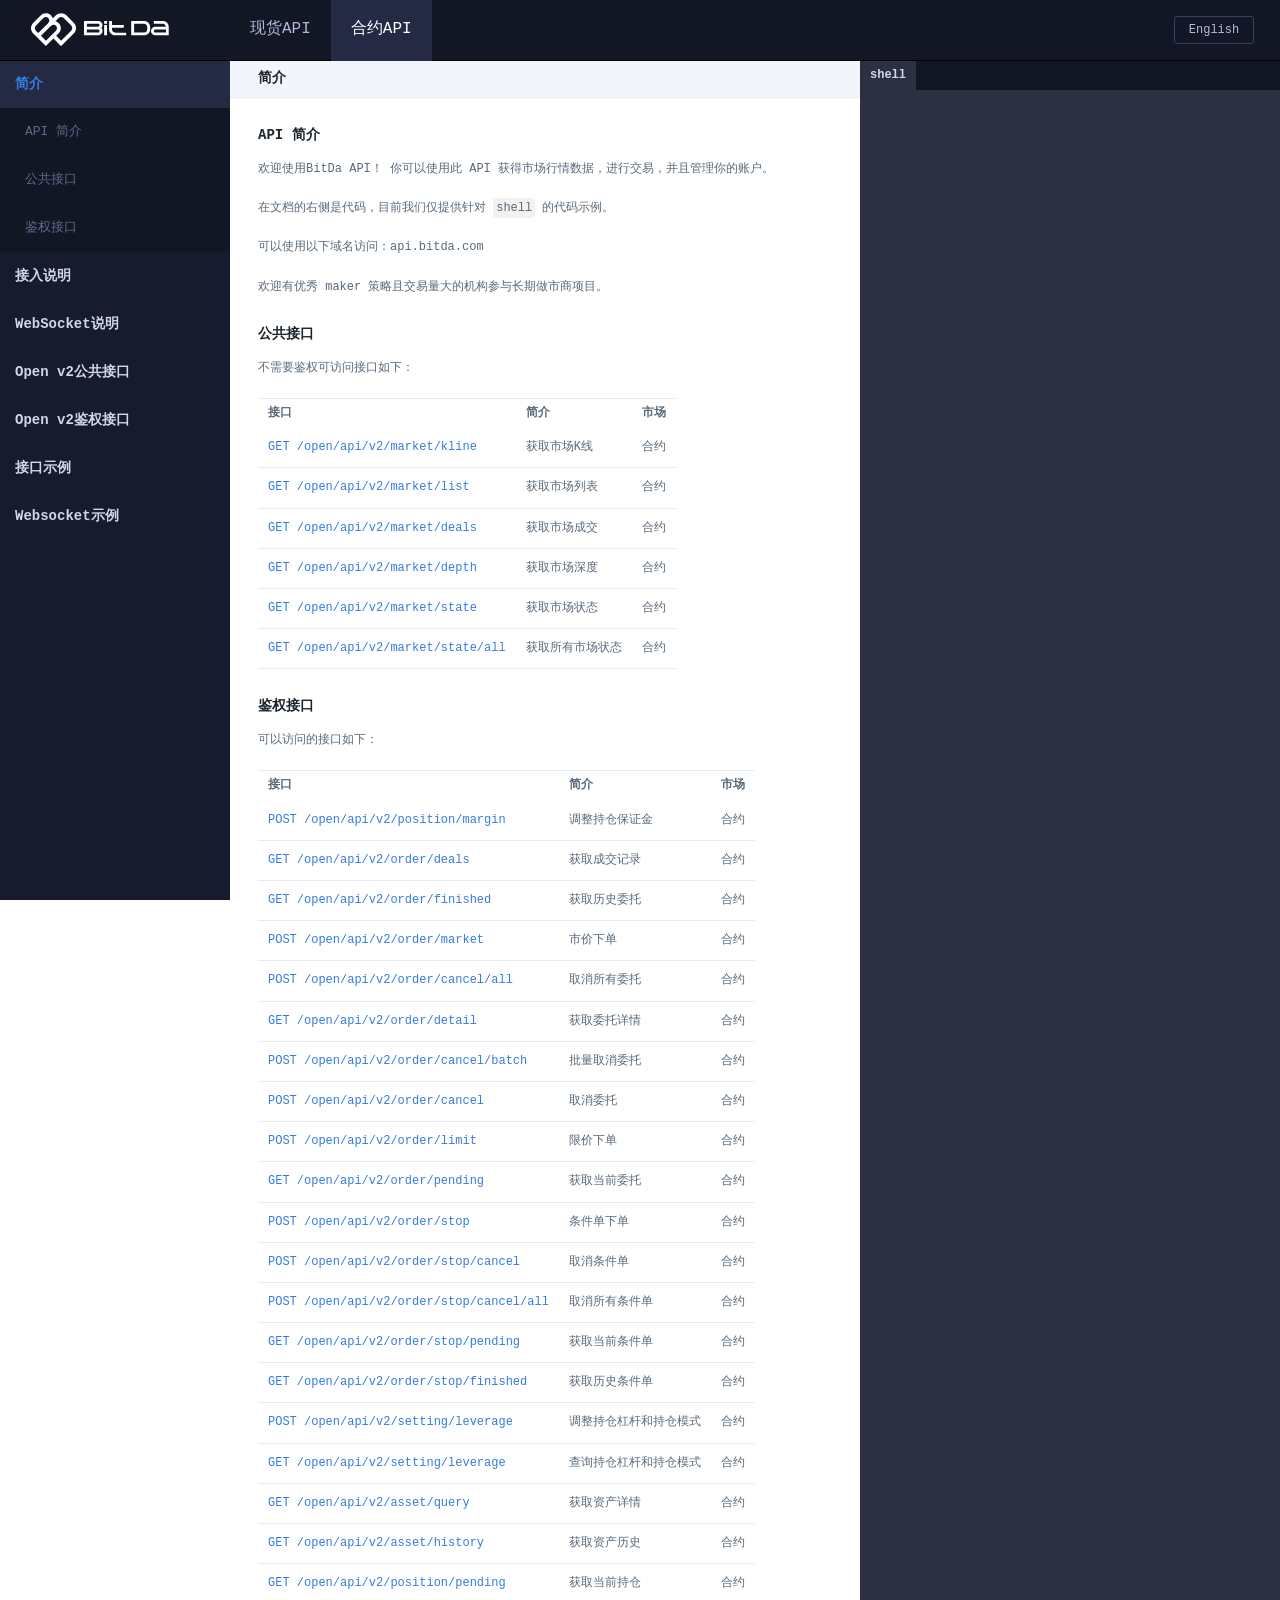
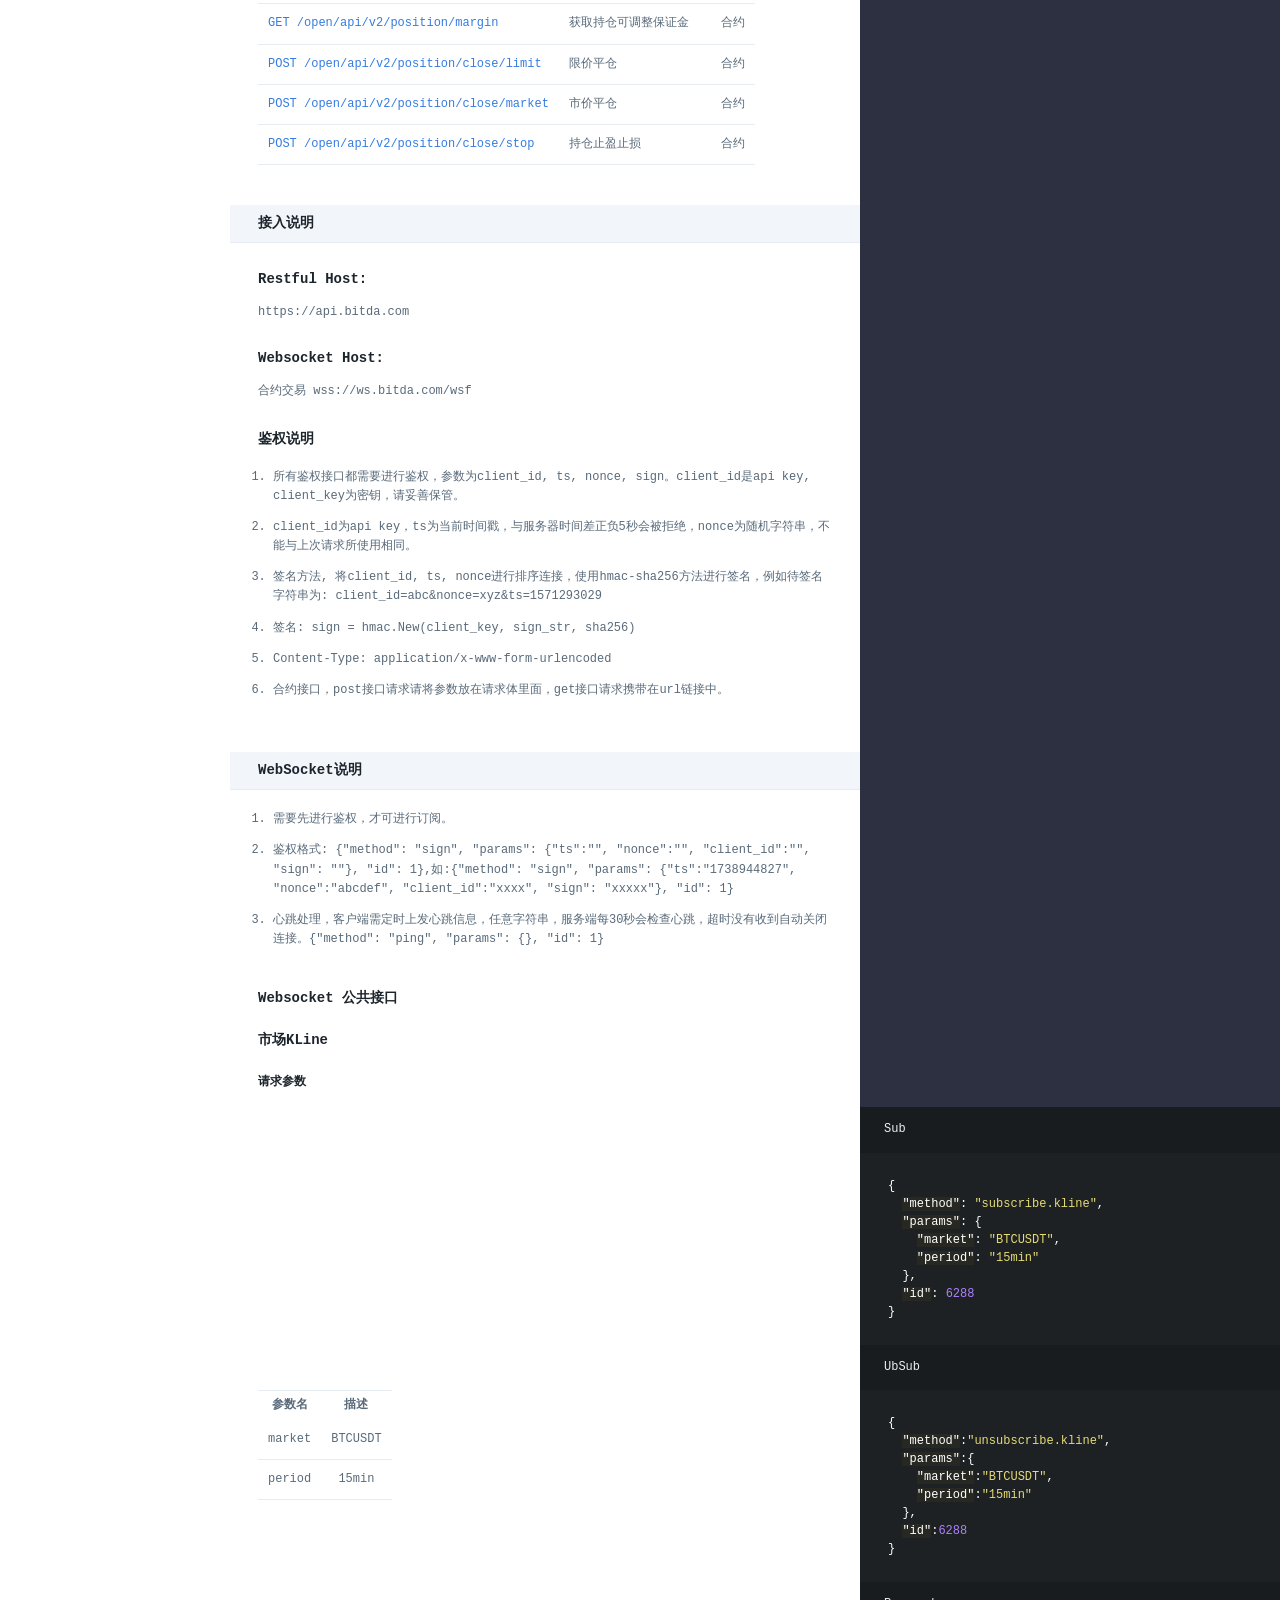
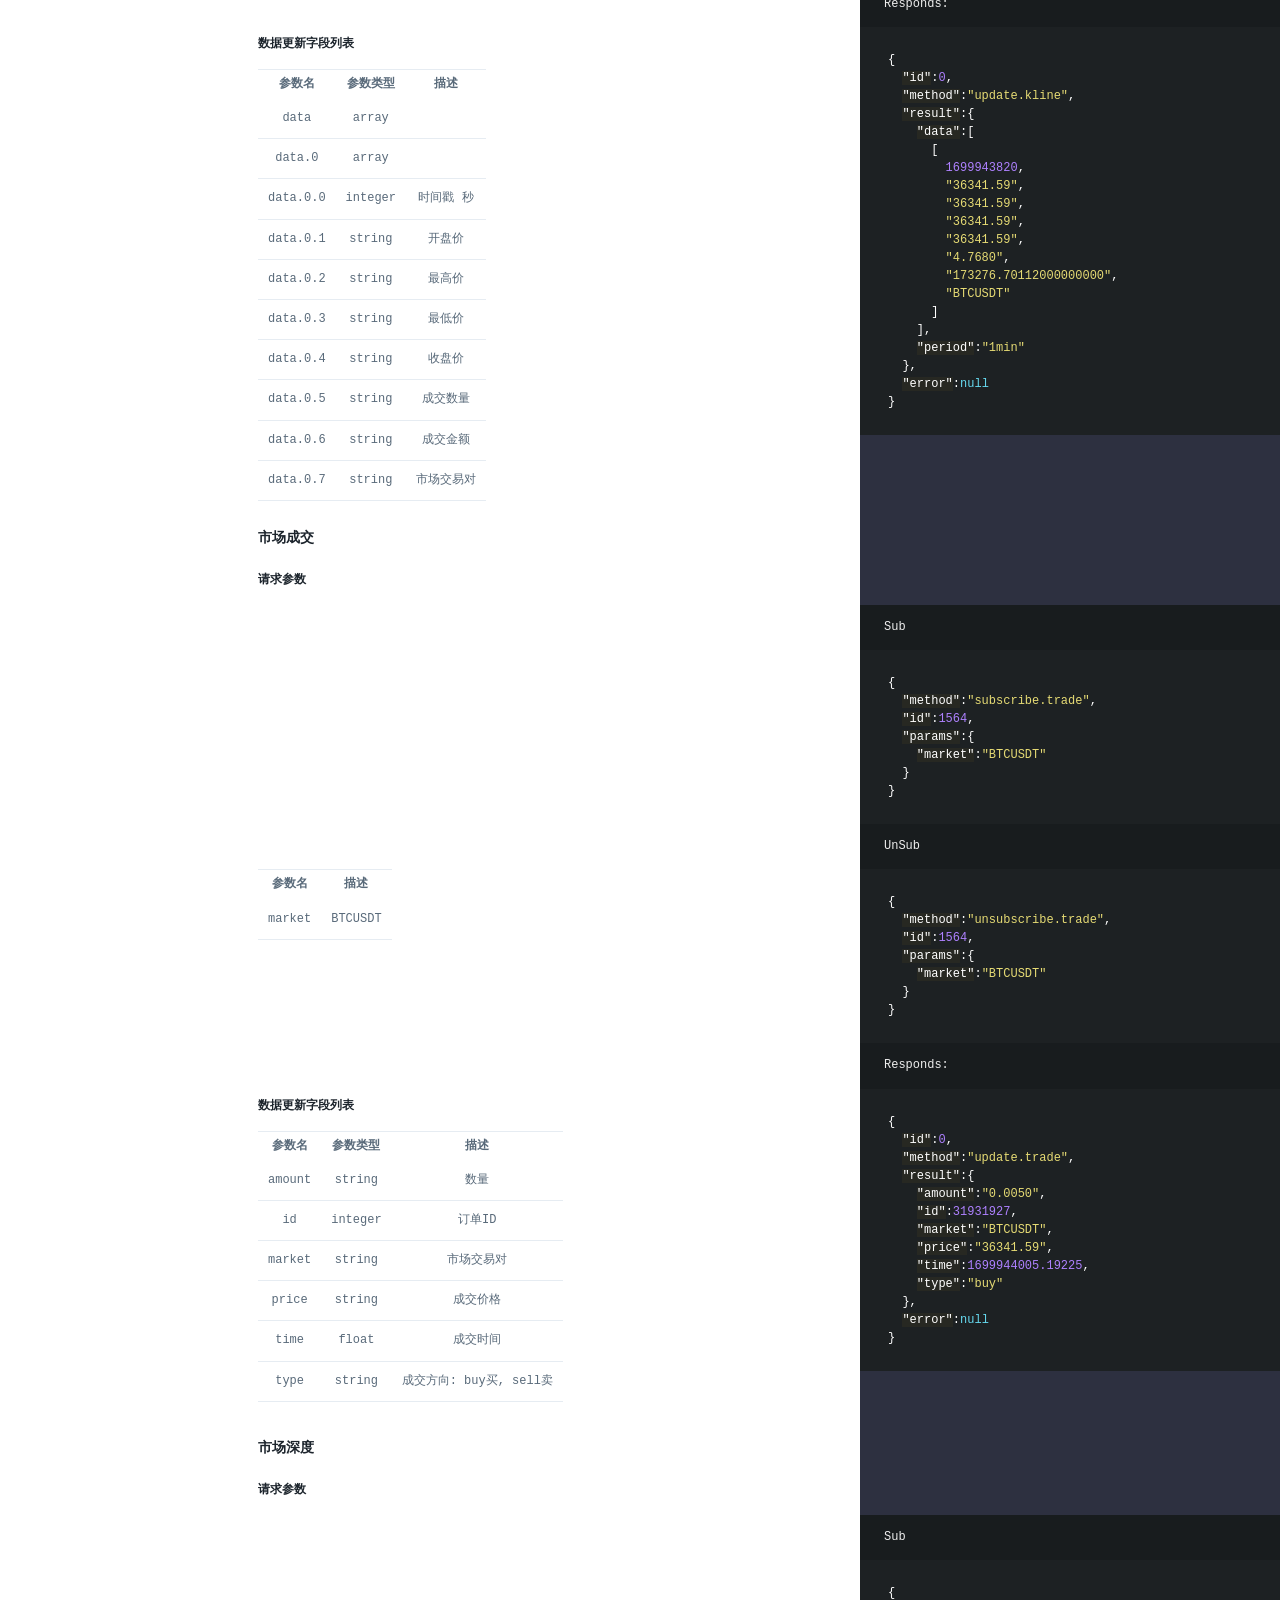
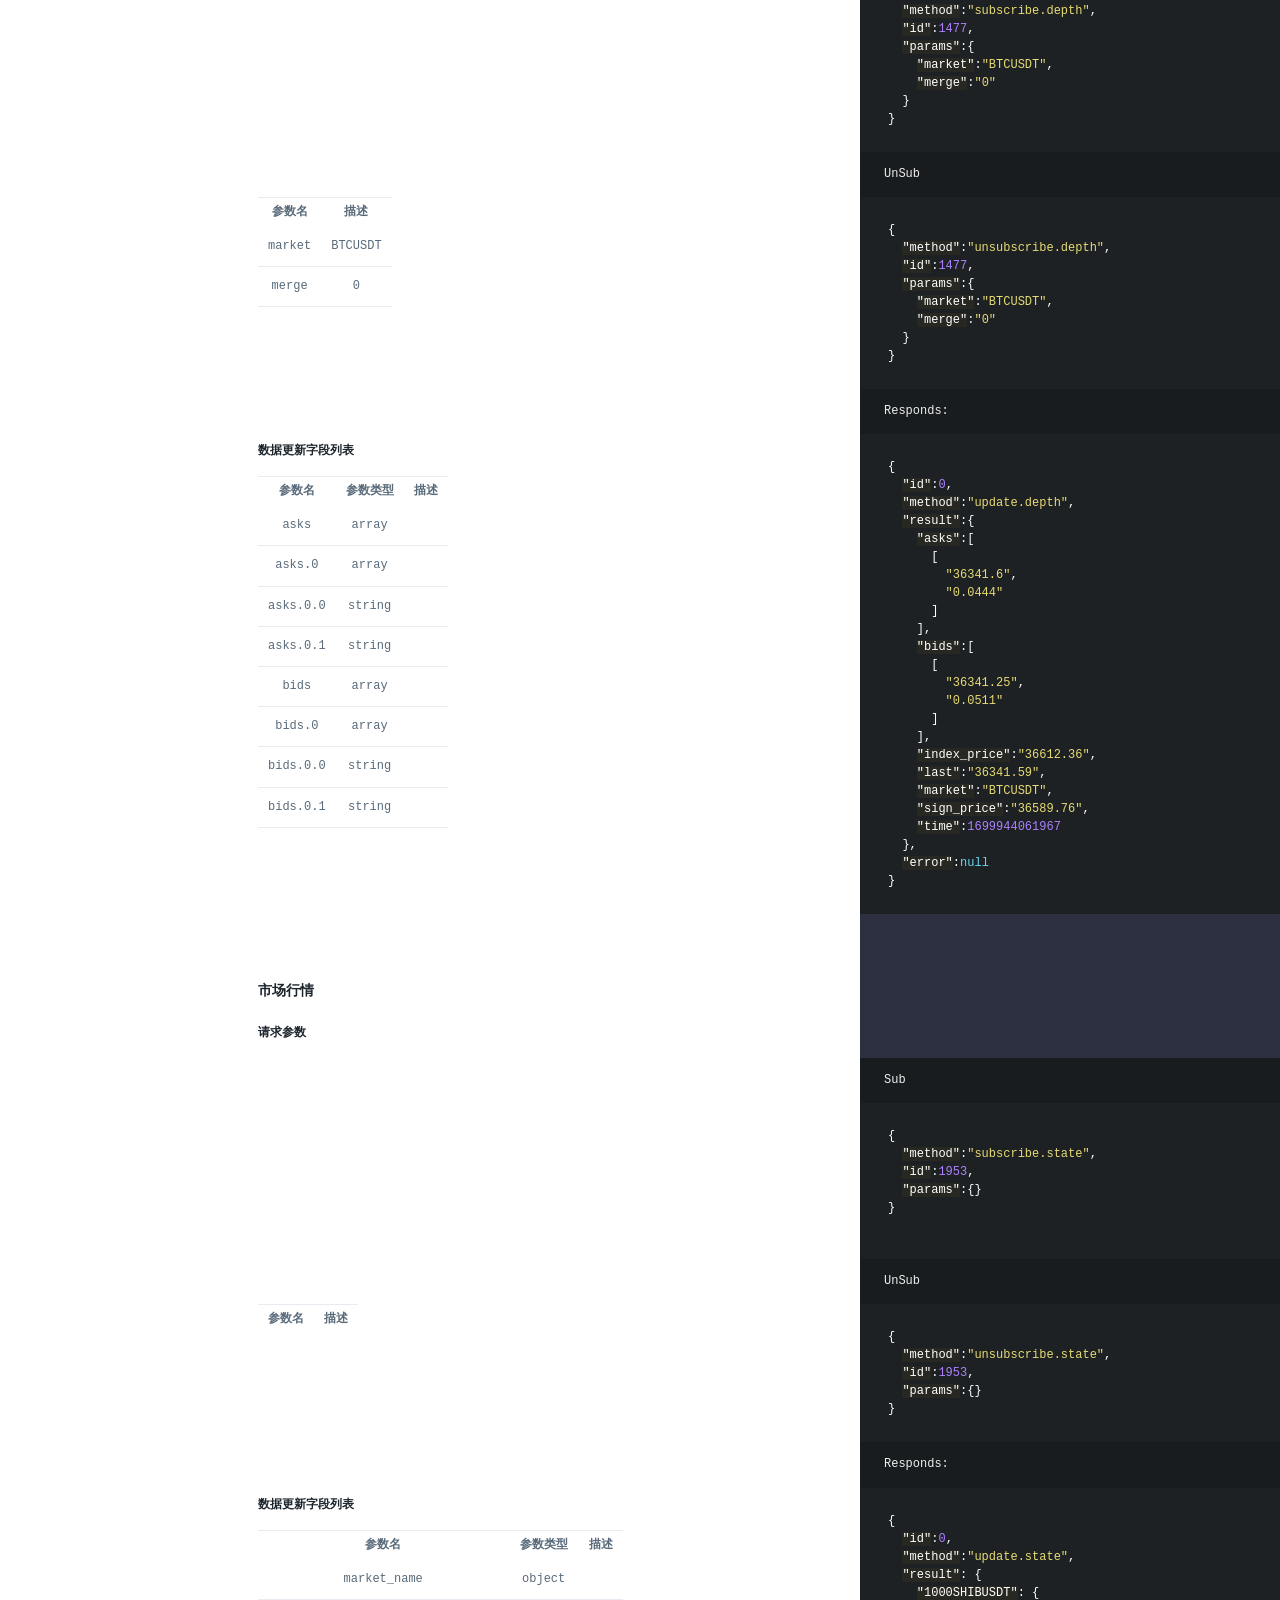
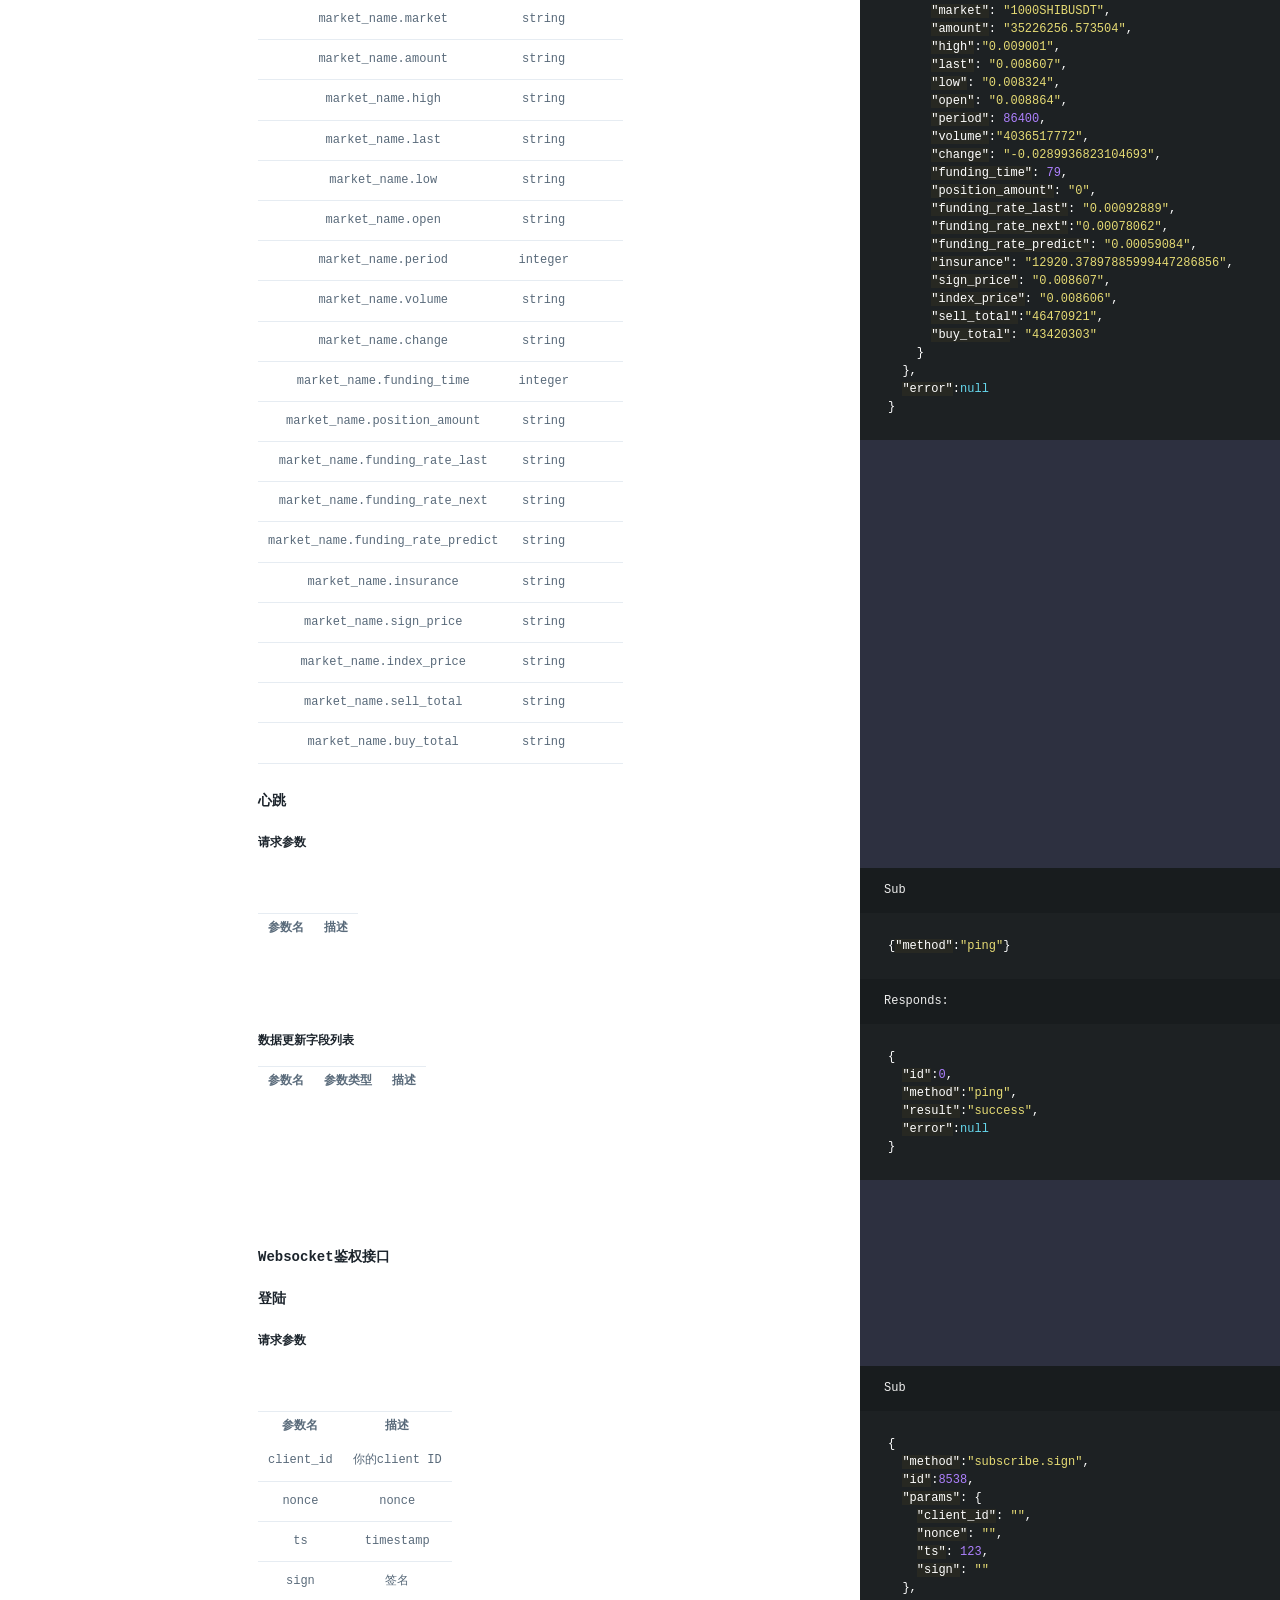
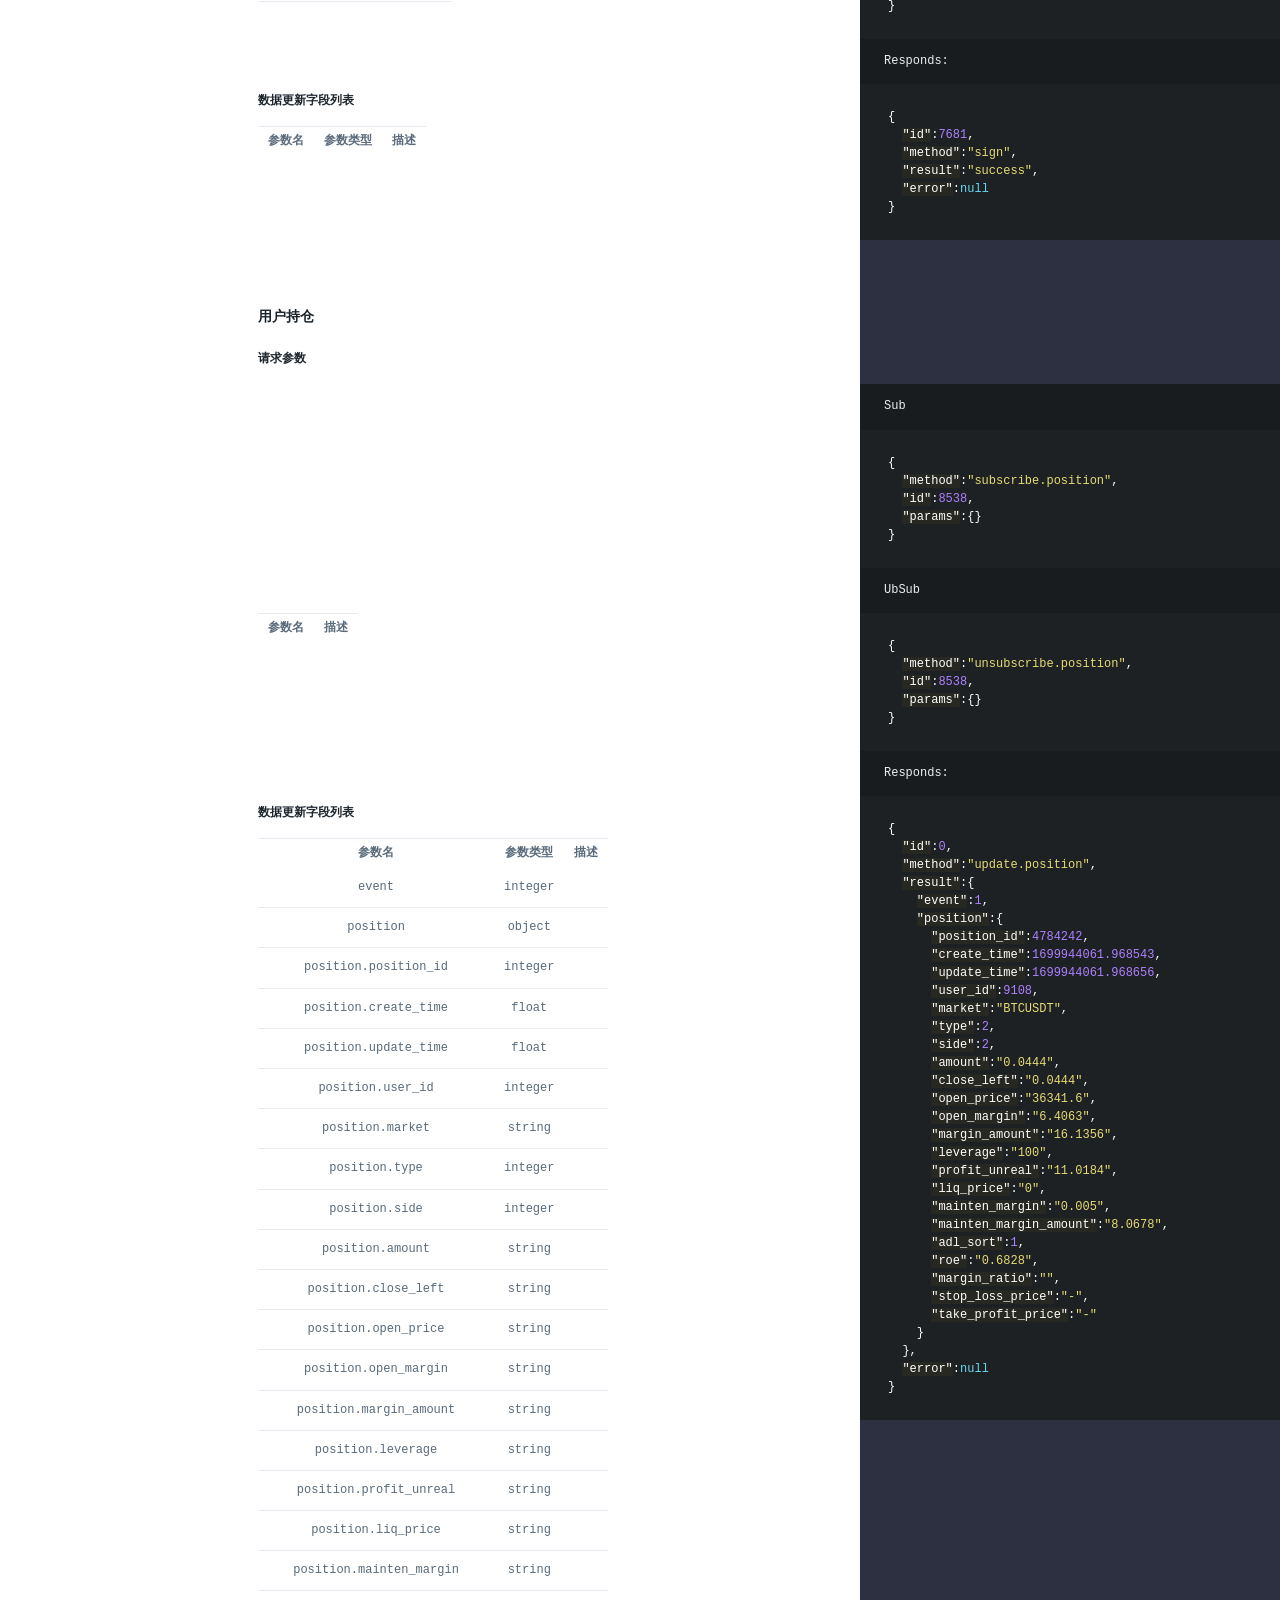
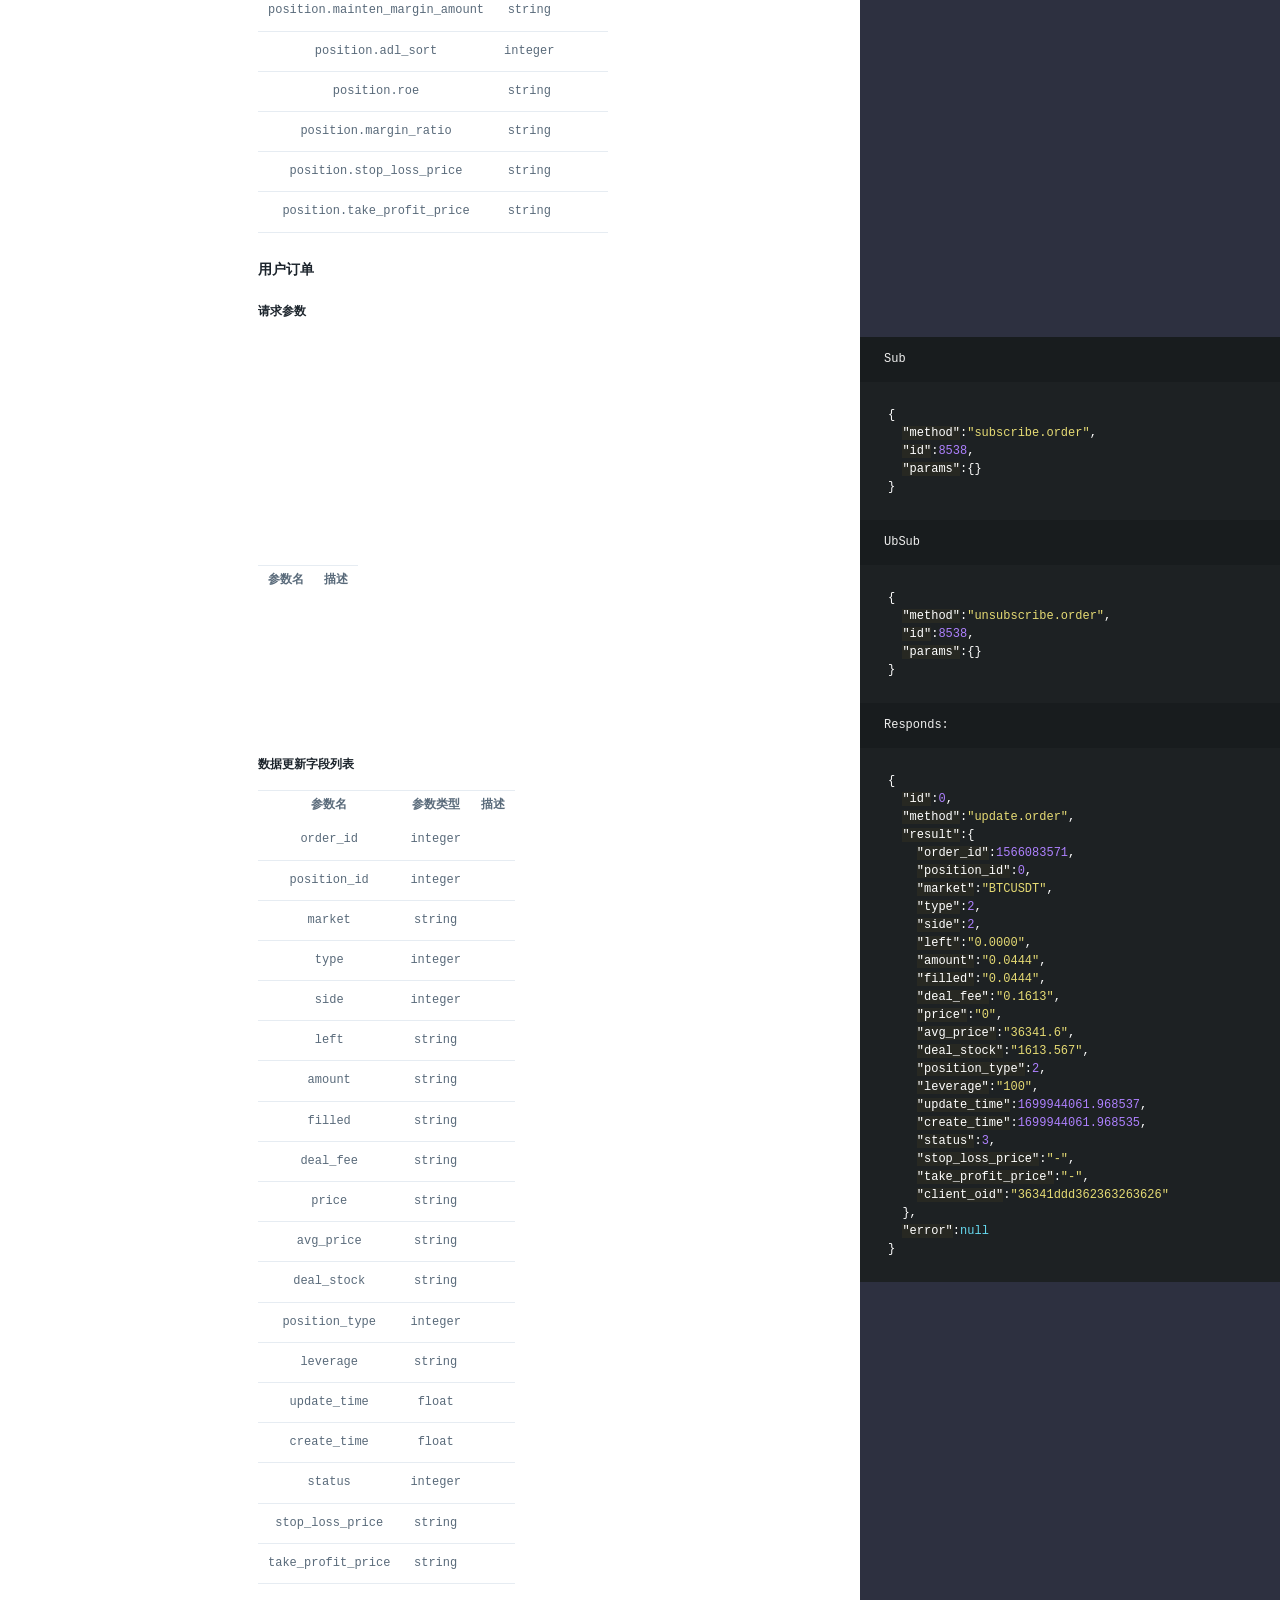
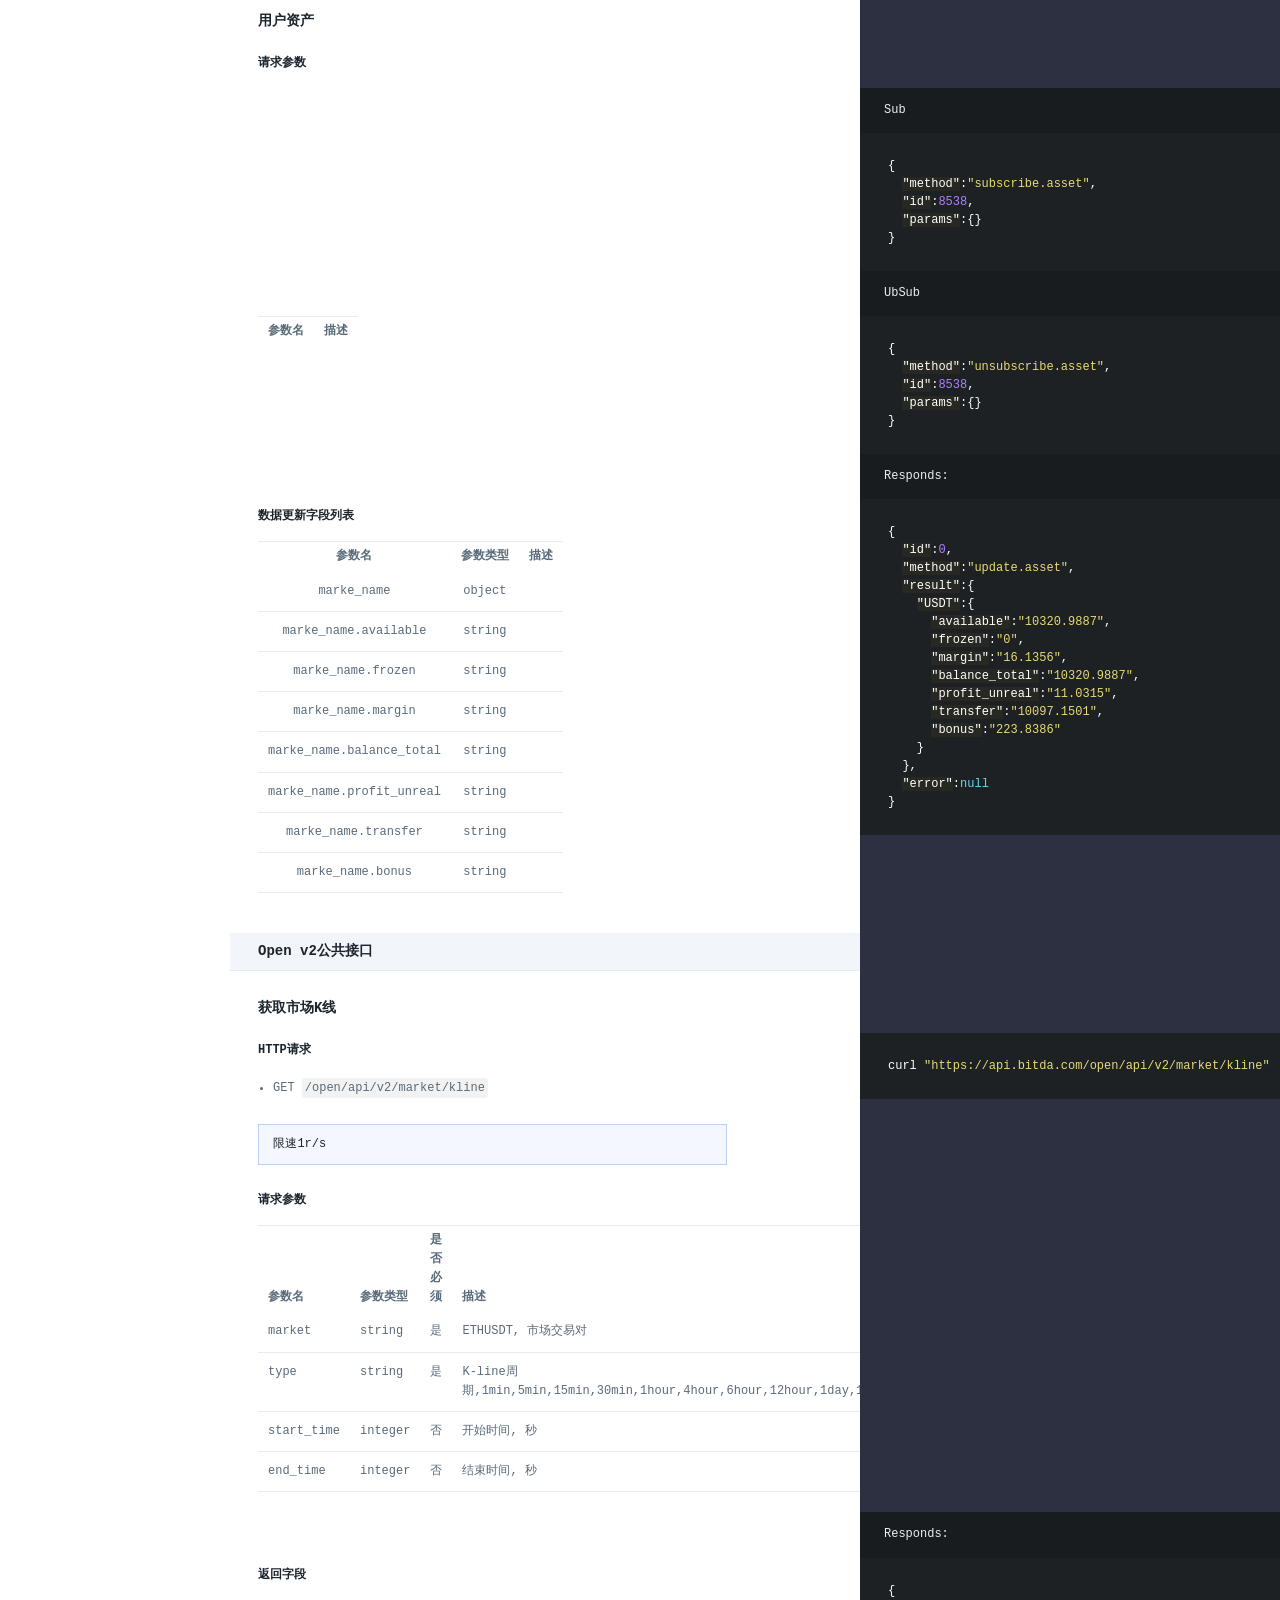
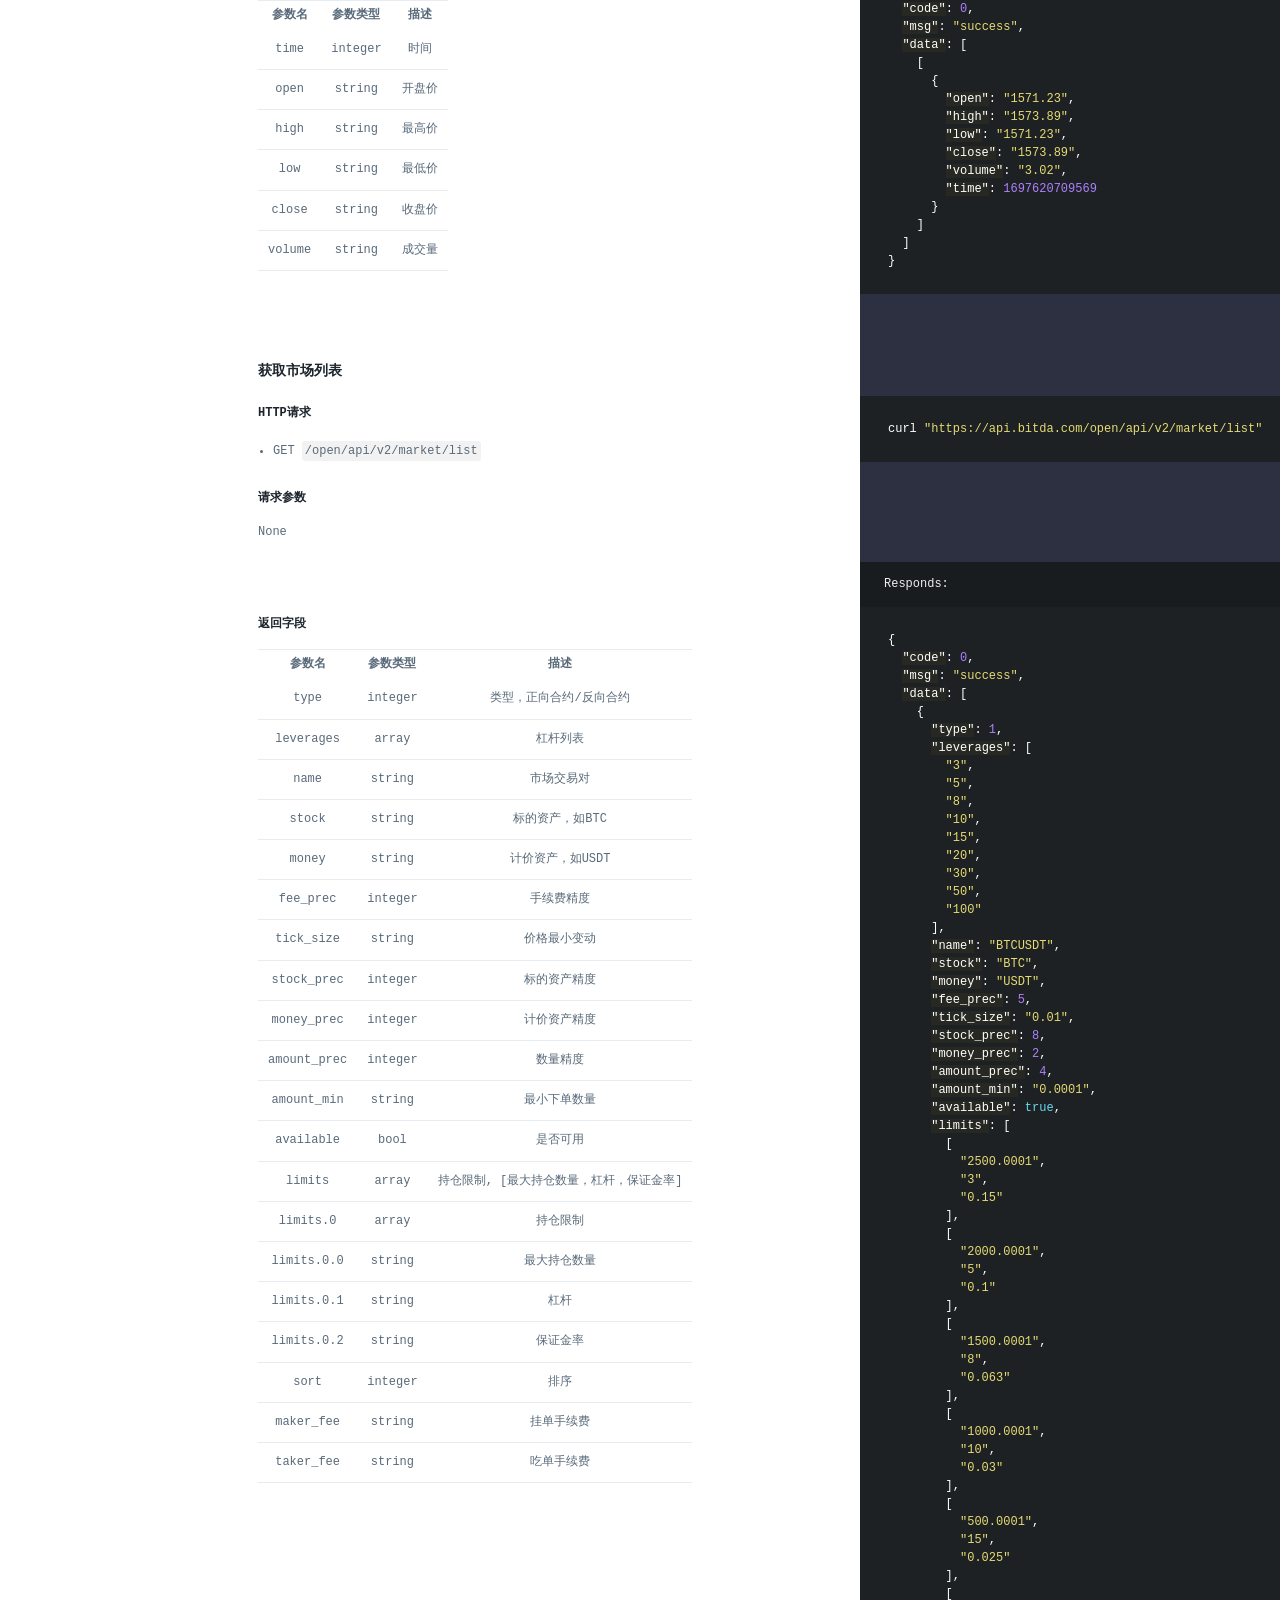
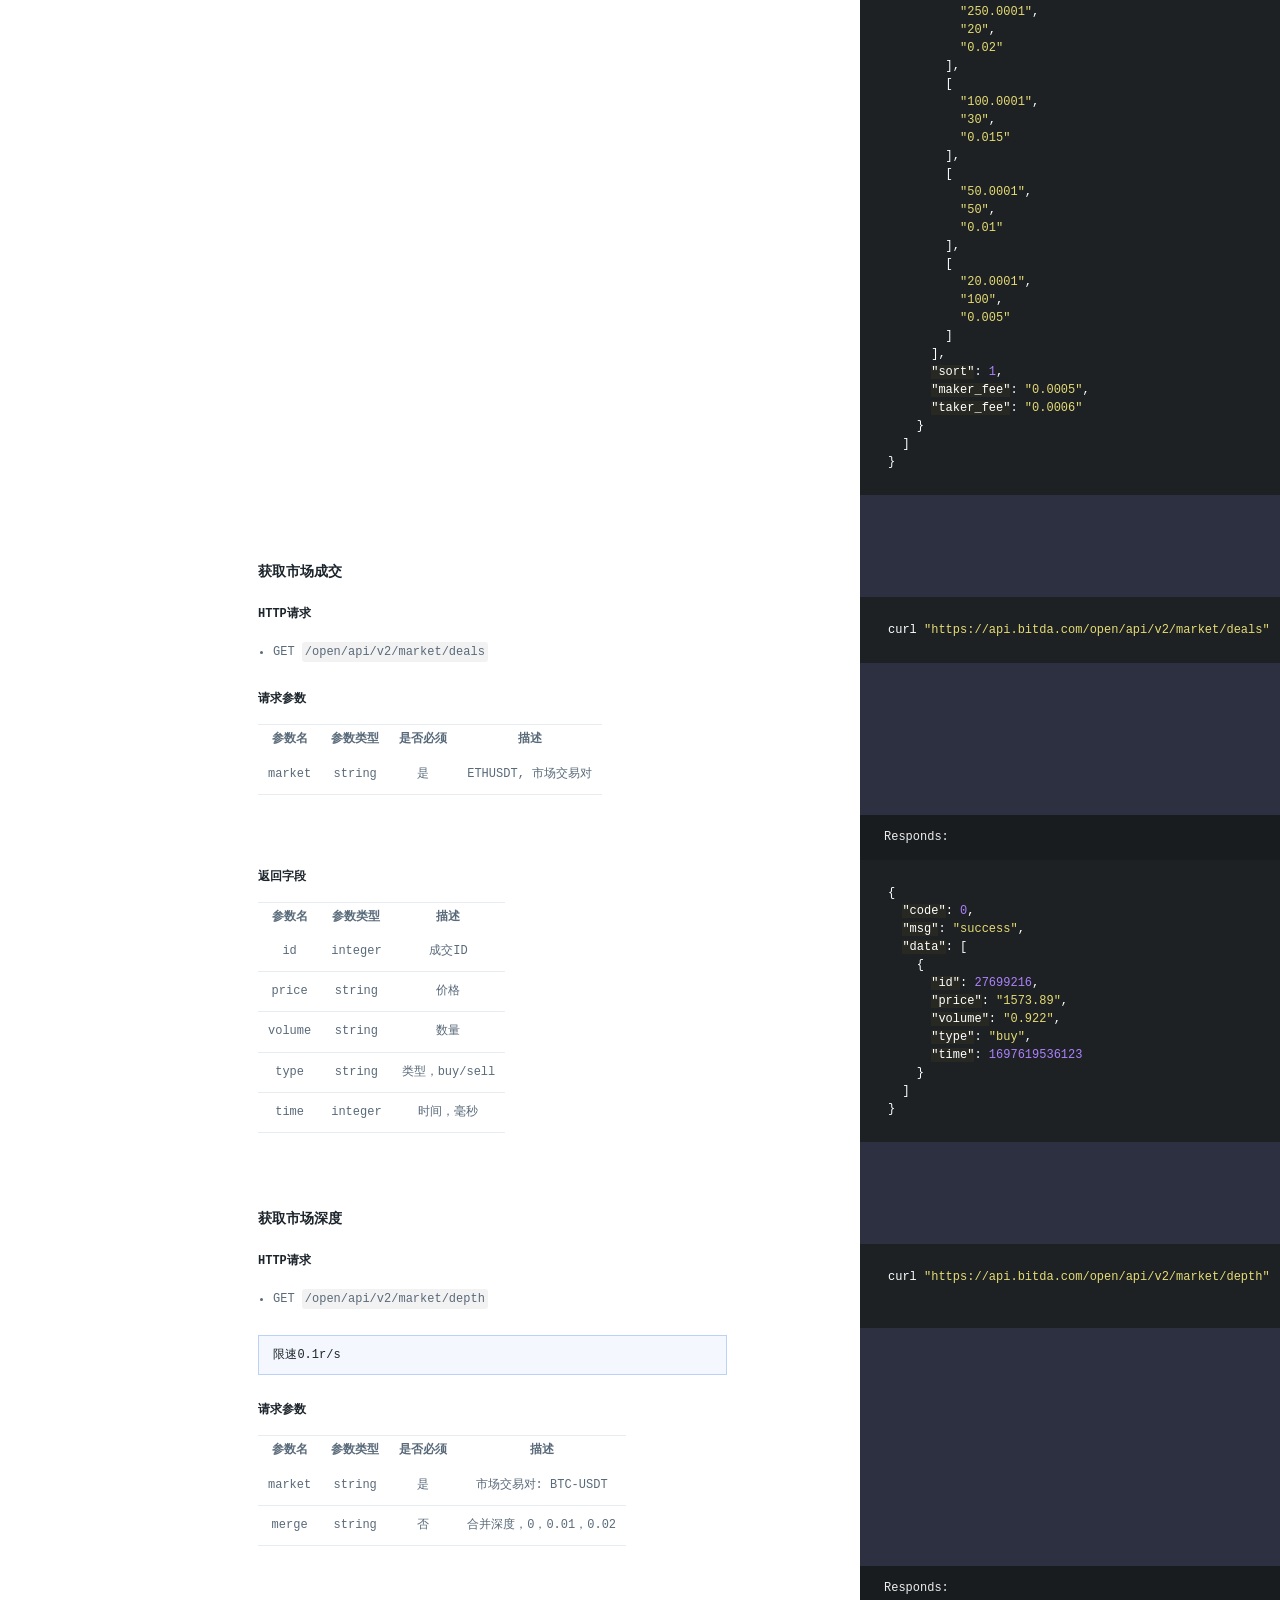
<file: futures/v1/cn/index.html>
<!doctype html>
<html>
  <head>
    <meta charset="utf-8">
    <meta content="IE=edge,chrome=1" http-equiv="X-UA-Compatible">
    <meta name="viewport" content="width=device-width, initial-scale=1, maximum-scale=1">
    <link href="images/favicon-dede8a83.ico" rel="icon" type="image/ico" />
    <title>BitDa Futures API 文档</title>
    <style>
      .highlight table td { padding: 5px; }
.highlight table pre { margin: 0; }
.highlight .gh {
  color: #999999;
}
.highlight .sr {
  color: #f6aa11;
}
.highlight .go {
  color: #888888;
}
.highlight .gp {
  color: #555555;
}
.highlight .gs {
}
.highlight .gu {
  color: #aaaaaa;
}
.highlight .nb {
  color: #f6aa11;
}
.highlight .cm {
  color: #75715e;
}
.highlight .cp {
  color: #75715e;
}
.highlight .c1 {
  color: #75715e;
}
.highlight .cs {
  color: #75715e;
}
.highlight .c, .highlight .ch, .highlight .cd, .highlight .cpf {
  color: #75715e;
}
.highlight .err {
  color: #960050;
}
.highlight .gr {
  color: #960050;
}
.highlight .gt {
  color: #960050;
}
.highlight .gd {
  color: #49483e;
}
.highlight .gi {
  color: #49483e;
}
.highlight .ge {
  color: #49483e;
}
.highlight .kc {
  color: #66d9ef;
}
.highlight .kd {
  color: #66d9ef;
}
.highlight .kr {
  color: #66d9ef;
}
.highlight .no {
  color: #66d9ef;
}
.highlight .kt {
  color: #66d9ef;
}
.highlight .mf {
  color: #ae81ff;
}
.highlight .mh {
  color: #ae81ff;
}
.highlight .il {
  color: #ae81ff;
}
.highlight .mi {
  color: #ae81ff;
}
.highlight .mo {
  color: #ae81ff;
}
.highlight .m, .highlight .mb, .highlight .mx {
  color: #ae81ff;
}
.highlight .sc {
  color: #ae81ff;
}
.highlight .se {
  color: #ae81ff;
}
.highlight .ss {
  color: #ae81ff;
}
.highlight .sd {
  color: #e6db74;
}
.highlight .s2 {
  color: #e6db74;
}
.highlight .sb {
  color: #e6db74;
}
.highlight .sh {
  color: #e6db74;
}
.highlight .si {
  color: #e6db74;
}
.highlight .sx {
  color: #e6db74;
}
.highlight .s1 {
  color: #e6db74;
}
.highlight .s, .highlight .sa, .highlight .dl {
  color: #e6db74;
}
.highlight .na {
  color: #a6e22e;
}
.highlight .nc {
  color: #a6e22e;
}
.highlight .nd {
  color: #a6e22e;
}
.highlight .ne {
  color: #a6e22e;
}
.highlight .nf, .highlight .fm {
  color: #a6e22e;
}
.highlight .vc {
  color: #ffffff;
  background-color: #272822;
}
.highlight .nn {
  color: #ffffff;
  background-color: #272822;
}
.highlight .nl {
  color: #ffffff;
  background-color: #272822;
}
.highlight .ni {
  color: #ffffff;
  background-color: #272822;
}
.highlight .bp {
  color: #ffffff;
  background-color: #272822;
}
.highlight .vg {
  color: #ffffff;
  background-color: #272822;
}
.highlight .vi {
  color: #ffffff;
  background-color: #272822;
}
.highlight .nv, .highlight .vm {
  color: #ffffff;
  background-color: #272822;
}
.highlight .w {
  color: #ffffff;
  background-color: #272822;
}
.highlight {
  color: #ffffff;
  background-color: #272822;
}
.highlight .n, .highlight .py, .highlight .nx {
  color: #ffffff;
  background-color: #272822;
}
.highlight .ow {
  color: #f92672;
}
.highlight .nt {
  color: #f92672;
}
.highlight .k, .highlight .kv {
  color: #f92672;
}
.highlight .kn {
  color: #f92672;
}
.highlight .kp {
  color: #f92672;
}
.highlight .o {
  color: #f92672;
}
    </style>
    <link href="stylesheets/screen-5556f010.css" rel="stylesheet" media="screen" />
    <link href="stylesheets/print-92353496.css" rel="stylesheet" media="print" />
      <script src="javascripts/all_nosearch-c275c2f6.js"></script>
  </head>

  <body class="index" data-languages="[&quot;shell&quot;]">
    <a href="#" id="nav-button">
      <span>
        <img src="images/navbar-cad8cdcb.png" alt="" />
      </span>
    </a>
    <header>
      <div class="flex_box">
        <a href="https://www.bitda.com">
          <img src="images/logo-4042ab18.svg" class="logo" alt="" />
        </a>
        <div class="nav_box">
          <span class="nav_cell nav_tab">
            <a href="/spot/v1/en/" id="btn_spot">现货API</a>
          </span>
          <span class="nav_cell nav_tab nav_active">
            <a href="/futures/v1/en/" id="btn_futures">合约API</a>
          </span>
        </div>
      </div>
      <a href="/futures/v1/en/" class="lang" id="lang_box" style="display: block;">English</a>
    </header>
    <div class="toc-wrapper">
        <div class="lang-selector">
              <a href="#" data-language-name="shell">shell</a>
        </div>
      <ul id="toc" class="toc-list-h1">
          <li>
            <a href="#5ea2e0cde2" class="toc-h1 toc-link" data-title="简介">简介</a>
              <ul class="toc-list-h2">
                  <li>
                    <a href="#api" class="toc-h2 toc-link" data-title="API 简介">API 简介</a>
                  </li>
                  <li>
                    <a href="#495cebdeec" class="toc-h2 toc-link" data-title="公共接口">公共接口</a>
                  </li>
                  <li>
                    <a href="#313142e077" class="toc-h2 toc-link" data-title="鉴权接口">鉴权接口</a>
                  </li>
              </ul>
          </li>
          <li>
            <a href="#2d07d50c97" class="toc-h1 toc-link" data-title="接入说明">接入说明</a>
              <ul class="toc-list-h2">
                  <li>
                    <a href="#restful-host" class="toc-h2 toc-link" data-title="Restful Host:">Restful Host:</a>
                  </li>
                  <li>
                    <a href="#websocket-host" class="toc-h2 toc-link" data-title="Websocket Host:">Websocket Host:</a>
                  </li>
                  <li>
                    <a href="#17fef2a7cd" class="toc-h2 toc-link" data-title="鉴权说明">鉴权说明</a>
                  </li>
              </ul>
          </li>
          <li>
            <a href="#websocket" class="toc-h1 toc-link" data-title="WebSocket说明">WebSocket说明</a>
              <ul class="toc-list-h2">
                  <li>
                    <a href="#websocket-2" class="toc-h2 toc-link" data-title="Websocket 公共接口">Websocket 公共接口</a>
                  </li>
                  <li>
                    <a href="#kline" class="toc-h2 toc-link" data-title="市场KLine">市场KLine</a>
                  </li>
                  <li>
                    <a href="#7e7255923e" class="toc-h2 toc-link" data-title="市场成交">市场成交</a>
                  </li>
                  <li>
                    <a href="#1529c9267f" class="toc-h2 toc-link" data-title="市场深度">市场深度</a>
                  </li>
                  <li>
                    <a href="#fcdd3d55d0" class="toc-h2 toc-link" data-title="市场行情">市场行情</a>
                  </li>
                  <li>
                    <a href="#94a9a32795" class="toc-h2 toc-link" data-title="心跳">心跳</a>
                  </li>
                  <li>
                    <a href="#websocket-3" class="toc-h2 toc-link" data-title="Websocket鉴权接口">Websocket鉴权接口</a>
                  </li>
                  <li>
                    <a href="#04dc326cf6" class="toc-h2 toc-link" data-title="登陆">登陆</a>
                  </li>
                  <li>
                    <a href="#5fa1d8ec83" class="toc-h2 toc-link" data-title="用户持仓">用户持仓</a>
                  </li>
                  <li>
                    <a href="#a332d0e667" class="toc-h2 toc-link" data-title="用户订单">用户订单</a>
                  </li>
                  <li>
                    <a href="#67b8c62b57" class="toc-h2 toc-link" data-title="用户资产">用户资产</a>
                  </li>
              </ul>
          </li>
          <li>
            <a href="#open-v2" class="toc-h1 toc-link" data-title="Open v2公共接口">Open v2公共接口</a>
              <ul class="toc-list-h2">
                  <li>
                    <a href="#get-market-k-line" class="toc-h2 toc-link" data-title="获取市场K线">获取市场K线</a>
                  </li>
                  <li>
                    <a href="#get-market-list" class="toc-h2 toc-link" data-title="获取市场列表">获取市场列表</a>
                  </li>
                  <li>
                    <a href="#get-market-transactions" class="toc-h2 toc-link" data-title="获取市场成交">获取市场成交</a>
                  </li>
                  <li>
                    <a href="#get-market-depth" class="toc-h2 toc-link" data-title="获取市场深度">获取市场深度</a>
                  </li>
                  <li>
                    <a href="#get-market-status" class="toc-h2 toc-link" data-title="获取市场状态">获取市场状态</a>
                  </li>
                  <li>
                    <a href="#get-all-market-status" class="toc-h2 toc-link" data-title="获取所有市场状态">获取所有市场状态</a>
                  </li>
              </ul>
          </li>
          <li>
            <a href="#open-v2-2" class="toc-h1 toc-link" data-title="Open v2鉴权接口">Open v2鉴权接口</a>
              <ul class="toc-list-h2">
                  <li>
                    <a href="#adjust-position-margin" class="toc-h2 toc-link" data-title="调整持仓保证金">调整持仓保证金</a>
                  </li>
                  <li>
                    <a href="#get-user-transaction" class="toc-h2 toc-link" data-title="获取成交记录">获取成交记录</a>
                  </li>
                  <li>
                    <a href="#get-completed-orders" class="toc-h2 toc-link" data-title="获取历史委托">获取历史委托</a>
                  </li>
                  <li>
                    <a href="#market-order" class="toc-h2 toc-link" data-title="市价下单">市价下单</a>
                  </li>
                  <li>
                    <a href="#cancel-all-orders-in-a-single-market" class="toc-h2 toc-link" data-title="取消所有委托">取消所有委托</a>
                  </li>
                  <li>
                    <a href="#get-order-details" class="toc-h2 toc-link" data-title="获取委托详情">获取委托详情</a>
                  </li>
                  <li>
                    <a href="#batch-cancel-orders-in-a-single-market" class="toc-h2 toc-link" data-title="批量取消委托">批量取消委托</a>
                  </li>
                  <li>
                    <a href="#cancel-order" class="toc-h2 toc-link" data-title="取消委托">取消委托</a>
                  </li>
                  <li>
                    <a href="#submit-limit-order" class="toc-h2 toc-link" data-title="限价下单">限价下单</a>
                  </li>
                  <li>
                    <a href="#get-the-entrusted-order" class="toc-h2 toc-link" data-title="获取当前委托">获取当前委托</a>
                  </li>
                  <li>
                    <a href="#submit-stop-order" class="toc-h2 toc-link" data-title="条件单下单">条件单下单</a>
                  </li>
                  <li>
                    <a href="#cancel-stop-order" class="toc-h2 toc-link" data-title="取消条件单">取消条件单</a>
                  </li>
                  <li>
                    <a href="#cancel-all-stop-orders-for-a-single-market" class="toc-h2 toc-link" data-title="取消所有条件单">取消所有条件单</a>
                  </li>
                  <li>
                    <a href="#get-the-stop-order-in-the-commission" class="toc-h2 toc-link" data-title="获取当前条件单">获取当前条件单</a>
                  </li>
                  <li>
                    <a href="#get-completed-stop-order" class="toc-h2 toc-link" data-title="获取历史条件单">获取历史条件单</a>
                  </li>
                  <li>
                    <a href="#adjust-market-opening-leverage-position-mode" class="toc-h2 toc-link" data-title="调整持仓杠杆和持仓模式">调整持仓杠杆和持仓模式</a>
                  </li>
                  <li>
                    <a href="#query-the-market-opening-leverage-position-mode" class="toc-h2 toc-link" data-title="查询持仓杠杆和持仓模式">查询持仓杠杆和持仓模式</a>
                  </li>
                  <li>
                    <a href="#query-assets" class="toc-h2 toc-link" data-title="获取资产详情">获取资产详情</a>
                  </li>
                  <li>
                    <a href="#query-asset-bill" class="toc-h2 toc-link" data-title="获取资产历史">获取资产历史</a>
                  </li>
                  <li>
                    <a href="#user-positions" class="toc-h2 toc-link" data-title="获取当前持仓">获取当前持仓</a>
                  </li>
                  <li>
                    <a href="#get-adjustable-margin" class="toc-h2 toc-link" data-title="获取持仓可调整保证金">获取持仓可调整保证金</a>
                  </li>
                  <li>
                    <a href="#limit-close" class="toc-h2 toc-link" data-title="限价平仓">限价平仓</a>
                  </li>
                  <li>
                    <a href="#market-close" class="toc-h2 toc-link" data-title="市价平仓">市价平仓</a>
                  </li>
                  <li>
                    <a href="#position-take-profit-and-stop-loss-settingmodification" class="toc-h2 toc-link" data-title="持仓止盈止损">持仓止盈止损</a>
                  </li>
              </ul>
          </li>
          <li>
            <a href="#b5ed0cdb50" class="toc-h1 toc-link" data-title="接口示例">接口示例</a>
          </li>
          <li>
            <a href="#websocket-4" class="toc-h1 toc-link" data-title="Websocket示例">Websocket示例</a>
          </li>
      </ul>
    </div>
    <div class="page-wrapper">
      <div class="dark-box"></div>
      <div class="content">
        <h1 id='5ea2e0cde2'>简介</h1><h2 id='api'>API 简介</h2>
<p>欢迎使用BitDa API！ 你可以使用此 API 获得市场行情数据，进行交易，并且管理你的账户。</p>

<p>在文档的右侧是代码，目前我们仅提供针对 <code>shell</code> 的代码示例。</p>

<p>可以使用以下域名访问：api.bitda.com</p>

<p>欢迎有优秀 maker 策略且交易量大的机构参与长期做市商项目。</p>
<h2 id='495cebdeec'>公共接口</h2>
<p>不需要鉴权可访问接口如下：</p>

<table><thead>
<tr>
<th>接口</th>
<th>简介</th>
<th>市场</th>
</tr>
</thead><tbody>
<tr>
<td><a href="#get-market-k-line">GET /open/api/v2/market/kline</a></td>
<td>获取市场K线</td>
<td>合约</td>
</tr>
<tr>
<td><a href="#get-market-list">GET  /open/api/v2/market/list</a></td>
<td>获取市场列表</td>
<td>合约</td>
</tr>
<tr>
<td><a href="#get-market-transactions">GET /open/api/v2/market/deals</a></td>
<td>获取市场成交</td>
<td>合约</td>
</tr>
<tr>
<td><a href="#get-market-depth">GET /open/api/v2/market/depth</a></td>
<td>获取市场深度</td>
<td>合约</td>
</tr>
<tr>
<td><a href="#get-market-status">GET /open/api/v2/market/state</a></td>
<td>获取市场状态</td>
<td>合约</td>
</tr>
<tr>
<td><a href="#get-all-market-status">GET /open/api/v2/market/state/all</a></td>
<td>获取所有市场状态</td>
<td>合约</td>
</tr>
</tbody></table>
<h2 id='313142e077'>鉴权接口</h2>
<p>可以访问的接口如下：</p>

<table><thead>
<tr>
<th>接口</th>
<th>简介</th>
<th>市场</th>
</tr>
</thead><tbody>
<tr>
<td><a href="#adjust-position-margin">POST /open/api/v2/position/margin</a></td>
<td>调整持仓保证金</td>
<td>合约</td>
</tr>
<tr>
<td><a href="#get-user-transaction">GET /open/api/v2/order/deals</a></td>
<td>获取成交记录</td>
<td>合约</td>
</tr>
<tr>
<td><a href="#get-completed-orders">GET /open/api/v2/order/finished</a></td>
<td>获取历史委托</td>
<td>合约</td>
</tr>
<tr>
<td><a href="#market-order">POST /open/api/v2/order/market</a></td>
<td>市价下单</td>
<td>合约</td>
</tr>
<tr>
<td><a href="#cancel-all-orders-in-a-single-market">POST /open/api/v2/order/cancel/all</a></td>
<td>取消所有委托</td>
<td>合约</td>
</tr>
<tr>
<td><a href="#get-order-details">GET /open/api/v2/order/detail</a></td>
<td>获取委托详情</td>
<td>合约</td>
</tr>
<tr>
<td><a href="#batch-cancel-orders-in-a-single-market">POST /open/api/v2/order/cancel/batch</a></td>
<td>批量取消委托</td>
<td>合约</td>
</tr>
<tr>
<td><a href="#cancel-order">POST /open/api/v2/order/cancel</a></td>
<td>取消委托</td>
<td>合约</td>
</tr>
<tr>
<td><a href="#submit-limit-order">POST /open/api/v2/order/limit</a></td>
<td>限价下单</td>
<td>合约</td>
</tr>
<tr>
<td><a href="#get-the-entrusted-order">GET /open/api/v2/order/pending</a></td>
<td>获取当前委托</td>
<td>合约</td>
</tr>
<tr>
<td><a href="#submit-stop-order">POST /open/api/v2/order/stop</a></td>
<td>条件单下单</td>
<td>合约</td>
</tr>
<tr>
<td><a href="#cancel-stop-order">POST /open/api/v2/order/stop/cancel</a></td>
<td>取消条件单</td>
<td>合约</td>
</tr>
<tr>
<td><a href="#cancel-all-stop-orders-for-a-single-market">POST /open/api/v2/order/stop/cancel/all</a></td>
<td>取消所有条件单</td>
<td>合约</td>
</tr>
<tr>
<td><a href="#get-the-stop-order-in-the-commission">GET /open/api/v2/order/stop/pending</a></td>
<td>获取当前条件单</td>
<td>合约</td>
</tr>
<tr>
<td><a href="#get-completed-stop-order">GET /open/api/v2/order/stop/finished</a></td>
<td>获取历史条件单</td>
<td>合约</td>
</tr>
<tr>
<td><a href="#adjust-market-opening-leverage-position-mode">POST /open/api/v2/setting/leverage</a></td>
<td>调整持仓杠杆和持仓模式</td>
<td>合约</td>
</tr>
<tr>
<td><a href="#query-the-market-opening-leverage-position-mode">GET /open/api/v2/setting/leverage</a></td>
<td>查询持仓杠杆和持仓模式</td>
<td>合约</td>
</tr>
<tr>
<td><a href="#query-assets">GET /open/api/v2/asset/query</a></td>
<td>获取资产详情</td>
<td>合约</td>
</tr>
<tr>
<td><a href="#query-asset-bill">GET /open/api/v2/asset/history</a></td>
<td>获取资产历史</td>
<td>合约</td>
</tr>
<tr>
<td><a href="#user-positions">GET /open/api/v2/position/pending</a></td>
<td>获取当前持仓</td>
<td>合约</td>
</tr>
<tr>
<td><a href="#get-adjustable-margin">GET /open/api/v2/position/margin</a></td>
<td>获取持仓可调整保证金</td>
<td>合约</td>
</tr>
<tr>
<td><a href="#limit-close">POST /open/api/v2/position/close/limit</a></td>
<td>限价平仓</td>
<td>合约</td>
</tr>
<tr>
<td><a href="#market-close">POST /open/api/v2/position/close/market</a></td>
<td>市价平仓</td>
<td>合约</td>
</tr>
<tr>
<td><a href="#position-take-profit-and-stop-loss-settingmodification">POST /open/api/v2/position/close/stop</a></td>
<td>持仓止盈止损</td>
<td>合约</td>
</tr>
</tbody></table>
<h1 id='2d07d50c97'>接入说明</h1><h2 id='restful-host'>Restful Host:</h2>
<p>https://api.bitda.com</p>
<h2 id='websocket-host'>Websocket Host:</h2>
<p>合约交易 
    wss://ws.bitda.com/wsf</p>
<h2 id='17fef2a7cd'>鉴权说明</h2>
<ol>
<li><p>所有鉴权接口都需要进行鉴权，参数为client_id, ts, nonce, sign。client_id是api key, client_key为密钥，请妥善保管。</p></li>
<li><p>client_id为api key，ts为当前时间戳，与服务器时间差正负5秒会被拒绝，nonce为随机字符串，不能与上次请求所使用相同。</p></li>
<li><p>签名方法, 将client_id, ts, nonce进行排序连接，使用hmac-sha256方法进行签名，例如待签名字符串为: client_id=abc&amp;nonce=xyz&amp;ts=1571293029</p></li>
<li><p>签名: sign = hmac.New(client_key, sign_str, sha256)</p></li>
<li><p>Content-Type: application/x-www-form-urlencoded</p></li>
<li><p>合约接口，post接口请求请将参数放在请求体里面，get接口请求携带在url链接中。</p></li>
</ol>
<h1 id='websocket'>WebSocket说明</h1>
<ol>
<li><p>需要先进行鉴权，才可进行订阅。</p></li>
<li><p>鉴权格式: {&quot;method&quot;: &quot;sign&quot;, &quot;params&quot;: {&quot;ts&quot;:&quot;&quot;, &quot;nonce&quot;:&quot;&quot;, &quot;client_id&quot;:&quot;&quot;, &quot;sign&quot;: &quot;&quot;}, &quot;id&quot;: 1},如:{&quot;method&quot;: &quot;sign&quot;, &quot;params&quot;: {&quot;ts&quot;:&quot;1738944827&quot;, &quot;nonce&quot;:&quot;abcdef&quot;, &quot;client_id&quot;:&quot;xxxx&quot;, &quot;sign&quot;: &quot;xxxxx&quot;}, &quot;id&quot;: 1}</p></li>
<li><p>心跳处理，客户端需定时上发心跳信息，任意字符串，服务端每30秒会检查心跳，超时没有收到自动关闭连接。{&quot;method&quot;: &quot;ping&quot;, &quot;params&quot;: {}, &quot;id&quot;: 1}</p></li>
</ol>
<h2 id='websocket-2'>Websocket 公共接口</h2><h2 id='kline'>市场KLine</h2><h3 id='1f9ac54b15'>请求参数</h3>
<blockquote>
<p>Sub</p>
</blockquote>
<div class="highlight"><pre class="highlight json tab-json"><code><span class="p">{</span><span class="w">
  </span><span class="nl">"method"</span><span class="p">:</span><span class="w"> </span><span class="s2">"subscribe.kline"</span><span class="p">,</span><span class="w">
  </span><span class="nl">"params"</span><span class="p">:</span><span class="w"> </span><span class="p">{</span><span class="w">
    </span><span class="nl">"market"</span><span class="p">:</span><span class="w"> </span><span class="s2">"BTCUSDT"</span><span class="p">,</span><span class="w">
    </span><span class="nl">"period"</span><span class="p">:</span><span class="w"> </span><span class="s2">"15min"</span><span class="w">
  </span><span class="p">},</span><span class="w">
  </span><span class="nl">"id"</span><span class="p">:</span><span class="w"> </span><span class="mi">6288</span><span class="w">
</span><span class="p">}</span><span class="w">
</span></code></pre></div>
<blockquote>
<p>UbSub</p>
</blockquote>
<div class="highlight"><pre class="highlight json tab-json"><code><span class="p">{</span><span class="w">
  </span><span class="nl">"method"</span><span class="p">:</span><span class="s2">"unsubscribe.kline"</span><span class="p">,</span><span class="w">
  </span><span class="nl">"params"</span><span class="p">:{</span><span class="w">
    </span><span class="nl">"market"</span><span class="p">:</span><span class="s2">"BTCUSDT"</span><span class="p">,</span><span class="w">
    </span><span class="nl">"period"</span><span class="p">:</span><span class="s2">"15min"</span><span class="w">
  </span><span class="p">},</span><span class="w">
  </span><span class="nl">"id"</span><span class="p">:</span><span class="mi">6288</span><span class="w">
</span><span class="p">}</span><span class="w">
</span></code></pre></div>
<table><thead>
<tr>
<th style="text-align: center">参数名</th>
<th style="text-align: center">描述</th>
</tr>
</thead><tbody>
<tr>
<td style="text-align: center">market</td>
<td style="text-align: center">BTCUSDT</td>
</tr>
<tr>
<td style="text-align: center">period</td>
<td style="text-align: center">15min</td>
</tr>
</tbody></table>

<blockquote>
<p>Responds:</p>
</blockquote>
<div class="highlight"><pre class="highlight json tab-json"><code><span class="p">{</span><span class="w">
  </span><span class="nl">"id"</span><span class="p">:</span><span class="mi">0</span><span class="p">,</span><span class="w">
  </span><span class="nl">"method"</span><span class="p">:</span><span class="s2">"update.kline"</span><span class="p">,</span><span class="w">
  </span><span class="nl">"result"</span><span class="p">:{</span><span class="w">
    </span><span class="nl">"data"</span><span class="p">:[</span><span class="w">
      </span><span class="p">[</span><span class="w">
        </span><span class="mi">1699943820</span><span class="p">,</span><span class="w">
        </span><span class="s2">"36341.59"</span><span class="p">,</span><span class="w">
        </span><span class="s2">"36341.59"</span><span class="p">,</span><span class="w">
        </span><span class="s2">"36341.59"</span><span class="p">,</span><span class="w">
        </span><span class="s2">"36341.59"</span><span class="p">,</span><span class="w">
        </span><span class="s2">"4.7680"</span><span class="p">,</span><span class="w">
        </span><span class="s2">"173276.70112000000000"</span><span class="p">,</span><span class="w">
        </span><span class="s2">"BTCUSDT"</span><span class="w">
      </span><span class="p">]</span><span class="w">
    </span><span class="p">],</span><span class="w">
    </span><span class="nl">"period"</span><span class="p">:</span><span class="s2">"1min"</span><span class="w">
  </span><span class="p">},</span><span class="w">
  </span><span class="nl">"error"</span><span class="p">:</span><span class="kc">null</span><span class="w">
</span><span class="p">}</span><span class="w">
</span></code></pre></div><h3 id='7bf990a9a9'>数据更新字段列表</h3>
<table><thead>
<tr>
<th style="text-align: center">参数名</th>
<th style="text-align: center">参数类型</th>
<th style="text-align: center">描述</th>
</tr>
</thead><tbody>
<tr>
<td style="text-align: center">data</td>
<td style="text-align: center">array</td>
<td style="text-align: center"></td>
</tr>
<tr>
<td style="text-align: center">data.0</td>
<td style="text-align: center">array</td>
<td style="text-align: center"></td>
</tr>
<tr>
<td style="text-align: center">data.0.0</td>
<td style="text-align: center">integer</td>
<td style="text-align: center">时间戳 秒</td>
</tr>
<tr>
<td style="text-align: center">data.0.1</td>
<td style="text-align: center">string</td>
<td style="text-align: center">开盘价</td>
</tr>
<tr>
<td style="text-align: center">data.0.2</td>
<td style="text-align: center">string</td>
<td style="text-align: center">最高价</td>
</tr>
<tr>
<td style="text-align: center">data.0.3</td>
<td style="text-align: center">string</td>
<td style="text-align: center">最低价</td>
</tr>
<tr>
<td style="text-align: center">data.0.4</td>
<td style="text-align: center">string</td>
<td style="text-align: center">收盘价</td>
</tr>
<tr>
<td style="text-align: center">data.0.5</td>
<td style="text-align: center">string</td>
<td style="text-align: center">成交数量</td>
</tr>
<tr>
<td style="text-align: center">data.0.6</td>
<td style="text-align: center">string</td>
<td style="text-align: center">成交金额</td>
</tr>
<tr>
<td style="text-align: center">data.0.7</td>
<td style="text-align: center">string</td>
<td style="text-align: center">市场交易对</td>
</tr>
</tbody></table>
<h2 id='7e7255923e'>市场成交</h2><h3 id='1f9ac54b15-2'>请求参数</h3>
<blockquote>
<p>Sub</p>
</blockquote>
<div class="highlight"><pre class="highlight json tab-json"><code><span class="p">{</span><span class="w">
  </span><span class="nl">"method"</span><span class="p">:</span><span class="s2">"subscribe.trade"</span><span class="p">,</span><span class="w">
  </span><span class="nl">"id"</span><span class="p">:</span><span class="mi">1564</span><span class="p">,</span><span class="w">
  </span><span class="nl">"params"</span><span class="p">:{</span><span class="w">
    </span><span class="nl">"market"</span><span class="p">:</span><span class="s2">"BTCUSDT"</span><span class="w">
  </span><span class="p">}</span><span class="w">
</span><span class="p">}</span><span class="w">
</span></code></pre></div>
<blockquote>
<p>UnSub</p>
</blockquote>
<div class="highlight"><pre class="highlight json tab-json"><code><span class="p">{</span><span class="w">
  </span><span class="nl">"method"</span><span class="p">:</span><span class="s2">"unsubscribe.trade"</span><span class="p">,</span><span class="w">
  </span><span class="nl">"id"</span><span class="p">:</span><span class="mi">1564</span><span class="p">,</span><span class="w">
  </span><span class="nl">"params"</span><span class="p">:{</span><span class="w">
    </span><span class="nl">"market"</span><span class="p">:</span><span class="s2">"BTCUSDT"</span><span class="w">
  </span><span class="p">}</span><span class="w">
</span><span class="p">}</span><span class="w">
</span></code></pre></div>
<table><thead>
<tr>
<th style="text-align: center">参数名</th>
<th style="text-align: center">描述</th>
</tr>
</thead><tbody>
<tr>
<td style="text-align: center">market</td>
<td style="text-align: center">BTCUSDT</td>
</tr>
</tbody></table>

<blockquote>
<p>Responds:</p>
</blockquote>
<div class="highlight"><pre class="highlight json tab-json"><code><span class="p">{</span><span class="w">
  </span><span class="nl">"id"</span><span class="p">:</span><span class="mi">0</span><span class="p">,</span><span class="w">
  </span><span class="nl">"method"</span><span class="p">:</span><span class="s2">"update.trade"</span><span class="p">,</span><span class="w">
  </span><span class="nl">"result"</span><span class="p">:{</span><span class="w">
    </span><span class="nl">"amount"</span><span class="p">:</span><span class="s2">"0.0050"</span><span class="p">,</span><span class="w">
    </span><span class="nl">"id"</span><span class="p">:</span><span class="mi">31931927</span><span class="p">,</span><span class="w">
    </span><span class="nl">"market"</span><span class="p">:</span><span class="s2">"BTCUSDT"</span><span class="p">,</span><span class="w">
    </span><span class="nl">"price"</span><span class="p">:</span><span class="s2">"36341.59"</span><span class="p">,</span><span class="w">
    </span><span class="nl">"time"</span><span class="p">:</span><span class="mf">1699944005.19225</span><span class="p">,</span><span class="w">
    </span><span class="nl">"type"</span><span class="p">:</span><span class="s2">"buy"</span><span class="w">
  </span><span class="p">},</span><span class="w">
  </span><span class="nl">"error"</span><span class="p">:</span><span class="kc">null</span><span class="w">
</span><span class="p">}</span><span class="w">
</span></code></pre></div><h3 id='7bf990a9a9-2'>数据更新字段列表</h3>
<table><thead>
<tr>
<th style="text-align: center">参数名</th>
<th style="text-align: center">参数类型</th>
<th style="text-align: center">描述</th>
</tr>
</thead><tbody>
<tr>
<td style="text-align: center">amount</td>
<td style="text-align: center">string</td>
<td style="text-align: center">数量</td>
</tr>
<tr>
<td style="text-align: center">id</td>
<td style="text-align: center">integer</td>
<td style="text-align: center">订单ID</td>
</tr>
<tr>
<td style="text-align: center">market</td>
<td style="text-align: center">string</td>
<td style="text-align: center">市场交易对</td>
</tr>
<tr>
<td style="text-align: center">price</td>
<td style="text-align: center">string</td>
<td style="text-align: center">成交价格</td>
</tr>
<tr>
<td style="text-align: center">time</td>
<td style="text-align: center">float</td>
<td style="text-align: center">成交时间</td>
</tr>
<tr>
<td style="text-align: center">type</td>
<td style="text-align: center">string</td>
<td style="text-align: center">成交方向: buy买, sell卖</td>
</tr>
</tbody></table>
<h2 id='1529c9267f'>市场深度</h2><h3 id='1f9ac54b15-3'>请求参数</h3>
<blockquote>
<p>Sub</p>
</blockquote>
<div class="highlight"><pre class="highlight json tab-json"><code><span class="p">{</span><span class="w">
  </span><span class="nl">"method"</span><span class="p">:</span><span class="s2">"subscribe.depth"</span><span class="p">,</span><span class="w">
  </span><span class="nl">"id"</span><span class="p">:</span><span class="mi">1477</span><span class="p">,</span><span class="w">
  </span><span class="nl">"params"</span><span class="p">:{</span><span class="w">
    </span><span class="nl">"market"</span><span class="p">:</span><span class="s2">"BTCUSDT"</span><span class="p">,</span><span class="w">
    </span><span class="nl">"merge"</span><span class="p">:</span><span class="s2">"0"</span><span class="w">
  </span><span class="p">}</span><span class="w">
</span><span class="p">}</span><span class="w">
</span></code></pre></div>
<blockquote>
<p>UnSub</p>
</blockquote>
<div class="highlight"><pre class="highlight json tab-json"><code><span class="p">{</span><span class="w">
  </span><span class="nl">"method"</span><span class="p">:</span><span class="s2">"unsubscribe.depth"</span><span class="p">,</span><span class="w">
  </span><span class="nl">"id"</span><span class="p">:</span><span class="mi">1477</span><span class="p">,</span><span class="w">
  </span><span class="nl">"params"</span><span class="p">:{</span><span class="w">
    </span><span class="nl">"market"</span><span class="p">:</span><span class="s2">"BTCUSDT"</span><span class="p">,</span><span class="w">
    </span><span class="nl">"merge"</span><span class="p">:</span><span class="s2">"0"</span><span class="w">
  </span><span class="p">}</span><span class="w">
</span><span class="p">}</span><span class="w">
</span></code></pre></div>
<table><thead>
<tr>
<th style="text-align: center">参数名</th>
<th style="text-align: center">描述</th>
</tr>
</thead><tbody>
<tr>
<td style="text-align: center">market</td>
<td style="text-align: center">BTCUSDT</td>
</tr>
<tr>
<td style="text-align: center">merge</td>
<td style="text-align: center">0</td>
</tr>
</tbody></table>

<blockquote>
<p>Responds:</p>
</blockquote>
<div class="highlight"><pre class="highlight json tab-json"><code><span class="p">{</span><span class="w">
  </span><span class="nl">"id"</span><span class="p">:</span><span class="mi">0</span><span class="p">,</span><span class="w">
  </span><span class="nl">"method"</span><span class="p">:</span><span class="s2">"update.depth"</span><span class="p">,</span><span class="w">
  </span><span class="nl">"result"</span><span class="p">:{</span><span class="w">
    </span><span class="nl">"asks"</span><span class="p">:[</span><span class="w">
      </span><span class="p">[</span><span class="w">
        </span><span class="s2">"36341.6"</span><span class="p">,</span><span class="w">
        </span><span class="s2">"0.0444"</span><span class="w">
      </span><span class="p">]</span><span class="w">
    </span><span class="p">],</span><span class="w">
    </span><span class="nl">"bids"</span><span class="p">:[</span><span class="w">
      </span><span class="p">[</span><span class="w">
        </span><span class="s2">"36341.25"</span><span class="p">,</span><span class="w">
        </span><span class="s2">"0.0511"</span><span class="w">
      </span><span class="p">]</span><span class="w">
    </span><span class="p">],</span><span class="w">
    </span><span class="nl">"index_price"</span><span class="p">:</span><span class="s2">"36612.36"</span><span class="p">,</span><span class="w">
    </span><span class="nl">"last"</span><span class="p">:</span><span class="s2">"36341.59"</span><span class="p">,</span><span class="w">
    </span><span class="nl">"market"</span><span class="p">:</span><span class="s2">"BTCUSDT"</span><span class="p">,</span><span class="w">
    </span><span class="nl">"sign_price"</span><span class="p">:</span><span class="s2">"36589.76"</span><span class="p">,</span><span class="w">
    </span><span class="nl">"time"</span><span class="p">:</span><span class="mi">1699944061967</span><span class="w">
  </span><span class="p">},</span><span class="w">
  </span><span class="nl">"error"</span><span class="p">:</span><span class="kc">null</span><span class="w">
</span><span class="p">}</span><span class="w">
</span></code></pre></div><h3 id='7bf990a9a9-3'>数据更新字段列表</h3>
<table><thead>
<tr>
<th style="text-align: center">参数名</th>
<th style="text-align: center">参数类型</th>
<th style="text-align: center">描述</th>
</tr>
</thead><tbody>
<tr>
<td style="text-align: center">asks</td>
<td style="text-align: center">array</td>
<td style="text-align: center"></td>
</tr>
<tr>
<td style="text-align: center">asks.0</td>
<td style="text-align: center">array</td>
<td style="text-align: center"></td>
</tr>
<tr>
<td style="text-align: center">asks.0.0</td>
<td style="text-align: center">string</td>
<td style="text-align: center"></td>
</tr>
<tr>
<td style="text-align: center">asks.0.1</td>
<td style="text-align: center">string</td>
<td style="text-align: center"></td>
</tr>
<tr>
<td style="text-align: center">bids</td>
<td style="text-align: center">array</td>
<td style="text-align: center"></td>
</tr>
<tr>
<td style="text-align: center">bids.0</td>
<td style="text-align: center">array</td>
<td style="text-align: center"></td>
</tr>
<tr>
<td style="text-align: center">bids.0.0</td>
<td style="text-align: center">string</td>
<td style="text-align: center"></td>
</tr>
<tr>
<td style="text-align: center">bids.0.1</td>
<td style="text-align: center">string</td>
<td style="text-align: center"></td>
</tr>
</tbody></table>
<h2 id='fcdd3d55d0'>市场行情</h2><h3 id='1f9ac54b15-4'>请求参数</h3>
<blockquote>
<p>Sub</p>
</blockquote>
<div class="highlight"><pre class="highlight json tab-json"><code><span class="p">{</span><span class="w">
  </span><span class="nl">"method"</span><span class="p">:</span><span class="s2">"subscribe.state"</span><span class="p">,</span><span class="w">
  </span><span class="nl">"id"</span><span class="p">:</span><span class="mi">1953</span><span class="p">,</span><span class="w">
  </span><span class="nl">"params"</span><span class="p">:{}</span><span class="w">
</span><span class="p">}</span><span class="w">

</span></code></pre></div>
<blockquote>
<p>UnSub</p>
</blockquote>
<div class="highlight"><pre class="highlight json tab-json"><code><span class="p">{</span><span class="w">
  </span><span class="nl">"method"</span><span class="p">:</span><span class="s2">"unsubscribe.state"</span><span class="p">,</span><span class="w">
  </span><span class="nl">"id"</span><span class="p">:</span><span class="mi">1953</span><span class="p">,</span><span class="w">
  </span><span class="nl">"params"</span><span class="p">:{}</span><span class="w">
</span><span class="p">}</span><span class="w">
</span></code></pre></div>
<table><thead>
<tr>
<th style="text-align: center">参数名</th>
<th style="text-align: center">描述</th>
</tr>
</thead><tbody>
</tbody></table>

<blockquote>
<p>Responds:</p>
</blockquote>
<div class="highlight"><pre class="highlight json tab-json"><code><span class="p">{</span><span class="w">
  </span><span class="nl">"id"</span><span class="p">:</span><span class="mi">0</span><span class="p">,</span><span class="w">
  </span><span class="nl">"method"</span><span class="p">:</span><span class="s2">"update.state"</span><span class="p">,</span><span class="w">
  </span><span class="nl">"result"</span><span class="p">:</span><span class="w"> </span><span class="p">{</span><span class="w">
    </span><span class="nl">"1000SHIBUSDT"</span><span class="p">:</span><span class="w"> </span><span class="p">{</span><span class="w">
      </span><span class="nl">"market"</span><span class="p">:</span><span class="w"> </span><span class="s2">"1000SHIBUSDT"</span><span class="p">,</span><span class="w"> 
      </span><span class="nl">"amount"</span><span class="p">:</span><span class="w"> </span><span class="s2">"35226256.573504"</span><span class="p">,</span><span class="w"> 
      </span><span class="nl">"high"</span><span class="p">:</span><span class="s2">"0.009001"</span><span class="p">,</span><span class="w"> 
      </span><span class="nl">"last"</span><span class="p">:</span><span class="w"> </span><span class="s2">"0.008607"</span><span class="p">,</span><span class="w"> 
      </span><span class="nl">"low"</span><span class="p">:</span><span class="w"> </span><span class="s2">"0.008324"</span><span class="p">,</span><span class="w">
      </span><span class="nl">"open"</span><span class="p">:</span><span class="w"> </span><span class="s2">"0.008864"</span><span class="p">,</span><span class="w"> 
      </span><span class="nl">"period"</span><span class="p">:</span><span class="w"> </span><span class="mi">86400</span><span class="p">,</span><span class="w"> 
      </span><span class="nl">"volume"</span><span class="p">:</span><span class="s2">"4036517772"</span><span class="p">,</span><span class="w"> 
      </span><span class="nl">"change"</span><span class="p">:</span><span class="w"> </span><span class="s2">"-0.0289936823104693"</span><span class="p">,</span><span class="w"> 
      </span><span class="nl">"funding_time"</span><span class="p">:</span><span class="w"> </span><span class="mi">79</span><span class="p">,</span><span class="w">
      </span><span class="nl">"position_amount"</span><span class="p">:</span><span class="w"> </span><span class="s2">"0"</span><span class="p">,</span><span class="w"> 
      </span><span class="nl">"funding_rate_last"</span><span class="p">:</span><span class="w"> </span><span class="s2">"0.00092889"</span><span class="p">,</span><span class="w"> 
      </span><span class="nl">"funding_rate_next"</span><span class="p">:</span><span class="s2">"0.00078062"</span><span class="p">,</span><span class="w"> 
      </span><span class="nl">"funding_rate_predict"</span><span class="p">:</span><span class="w"> </span><span class="s2">"0.00059084"</span><span class="p">,</span><span class="w"> 
      </span><span class="nl">"insurance"</span><span class="p">:</span><span class="w"> </span><span class="s2">"12920.37897885999447286856"</span><span class="p">,</span><span class="w">
      </span><span class="nl">"sign_price"</span><span class="p">:</span><span class="w"> </span><span class="s2">"0.008607"</span><span class="p">,</span><span class="w"> 
      </span><span class="nl">"index_price"</span><span class="p">:</span><span class="w"> </span><span class="s2">"0.008606"</span><span class="p">,</span><span class="w"> 
      </span><span class="nl">"sell_total"</span><span class="p">:</span><span class="s2">"46470921"</span><span class="p">,</span><span class="w"> 
      </span><span class="nl">"buy_total"</span><span class="p">:</span><span class="w"> </span><span class="s2">"43420303"</span><span class="w">
    </span><span class="p">}</span><span class="w">
  </span><span class="p">},</span><span class="w"> 
  </span><span class="nl">"error"</span><span class="p">:</span><span class="kc">null</span><span class="w">
</span><span class="p">}</span><span class="w">
</span></code></pre></div><h3 id='7bf990a9a9-4'>数据更新字段列表</h3>
<table><thead>
<tr>
<th style="text-align: center">参数名</th>
<th style="text-align: center">参数类型</th>
<th style="text-align: center">描述</th>
</tr>
</thead><tbody>
<tr>
<td style="text-align: center">market_name</td>
<td style="text-align: center">object</td>
<td style="text-align: center"></td>
</tr>
<tr>
<td style="text-align: center">market_name.market</td>
<td style="text-align: center">string</td>
<td style="text-align: center"></td>
</tr>
<tr>
<td style="text-align: center">market_name.amount</td>
<td style="text-align: center">string</td>
<td style="text-align: center"></td>
</tr>
<tr>
<td style="text-align: center">market_name.high</td>
<td style="text-align: center">string</td>
<td style="text-align: center"></td>
</tr>
<tr>
<td style="text-align: center">market_name.last</td>
<td style="text-align: center">string</td>
<td style="text-align: center"></td>
</tr>
<tr>
<td style="text-align: center">market_name.low</td>
<td style="text-align: center">string</td>
<td style="text-align: center"></td>
</tr>
<tr>
<td style="text-align: center">market_name.open</td>
<td style="text-align: center">string</td>
<td style="text-align: center"></td>
</tr>
<tr>
<td style="text-align: center">market_name.period</td>
<td style="text-align: center">integer</td>
<td style="text-align: center"></td>
</tr>
<tr>
<td style="text-align: center">market_name.volume</td>
<td style="text-align: center">string</td>
<td style="text-align: center"></td>
</tr>
<tr>
<td style="text-align: center">market_name.change</td>
<td style="text-align: center">string</td>
<td style="text-align: center"></td>
</tr>
<tr>
<td style="text-align: center">market_name.funding_time</td>
<td style="text-align: center">integer</td>
<td style="text-align: center"></td>
</tr>
<tr>
<td style="text-align: center">market_name.position_amount</td>
<td style="text-align: center">string</td>
<td style="text-align: center"></td>
</tr>
<tr>
<td style="text-align: center">market_name.funding_rate_last</td>
<td style="text-align: center">string</td>
<td style="text-align: center"></td>
</tr>
<tr>
<td style="text-align: center">market_name.funding_rate_next</td>
<td style="text-align: center">string</td>
<td style="text-align: center"></td>
</tr>
<tr>
<td style="text-align: center">market_name.funding_rate_predict</td>
<td style="text-align: center">string</td>
<td style="text-align: center"></td>
</tr>
<tr>
<td style="text-align: center">market_name.insurance</td>
<td style="text-align: center">string</td>
<td style="text-align: center"></td>
</tr>
<tr>
<td style="text-align: center">market_name.sign_price</td>
<td style="text-align: center">string</td>
<td style="text-align: center"></td>
</tr>
<tr>
<td style="text-align: center">market_name.index_price</td>
<td style="text-align: center">string</td>
<td style="text-align: center"></td>
</tr>
<tr>
<td style="text-align: center">market_name.sell_total</td>
<td style="text-align: center">string</td>
<td style="text-align: center"></td>
</tr>
<tr>
<td style="text-align: center">market_name.buy_total</td>
<td style="text-align: center">string</td>
<td style="text-align: center"></td>
</tr>
</tbody></table>
<h2 id='94a9a32795'>心跳</h2><h3 id='1f9ac54b15-5'>请求参数</h3>
<blockquote>
<p>Sub</p>
</blockquote>
<div class="highlight"><pre class="highlight json tab-json"><code><span class="p">{</span><span class="nl">"method"</span><span class="p">:</span><span class="s2">"ping"</span><span class="p">}</span><span class="w">
</span></code></pre></div>
<table><thead>
<tr>
<th style="text-align: center">参数名</th>
<th style="text-align: center">描述</th>
</tr>
</thead><tbody>
</tbody></table>

<blockquote>
<p>Responds:</p>
</blockquote>
<div class="highlight"><pre class="highlight json tab-json"><code><span class="p">{</span><span class="w">
  </span><span class="nl">"id"</span><span class="p">:</span><span class="mi">0</span><span class="p">,</span><span class="w">
  </span><span class="nl">"method"</span><span class="p">:</span><span class="s2">"ping"</span><span class="p">,</span><span class="w">
  </span><span class="nl">"result"</span><span class="p">:</span><span class="s2">"success"</span><span class="p">,</span><span class="w">
  </span><span class="nl">"error"</span><span class="p">:</span><span class="kc">null</span><span class="w">
</span><span class="p">}</span><span class="w">
</span></code></pre></div><h3 id='7bf990a9a9-5'>数据更新字段列表</h3>
<table><thead>
<tr>
<th style="text-align: center">参数名</th>
<th style="text-align: center">参数类型</th>
<th style="text-align: center">描述</th>
</tr>
</thead><tbody>
</tbody></table>
<h2 id='websocket-3'>Websocket鉴权接口</h2><h2 id='04dc326cf6'>登陆</h2><h3 id='1f9ac54b15-6'>请求参数</h3>
<blockquote>
<p>Sub</p>
</blockquote>
<div class="highlight"><pre class="highlight json tab-json"><code><span class="p">{</span><span class="w">
  </span><span class="nl">"method"</span><span class="p">:</span><span class="s2">"subscribe.sign"</span><span class="p">,</span><span class="w">
  </span><span class="nl">"id"</span><span class="p">:</span><span class="mi">8538</span><span class="p">,</span><span class="w">
  </span><span class="nl">"params"</span><span class="p">:</span><span class="w"> </span><span class="p">{</span><span class="w">
    </span><span class="nl">"client_id"</span><span class="p">:</span><span class="w"> </span><span class="s2">""</span><span class="p">,</span><span class="w">
    </span><span class="nl">"nonce"</span><span class="p">:</span><span class="w"> </span><span class="s2">""</span><span class="p">,</span><span class="w">
    </span><span class="nl">"ts"</span><span class="p">:</span><span class="w"> </span><span class="mi">123</span><span class="p">,</span><span class="w">
    </span><span class="nl">"sign"</span><span class="p">:</span><span class="w"> </span><span class="s2">""</span><span class="w">
  </span><span class="p">},</span><span class="w">
</span><span class="p">}</span><span class="w">
</span></code></pre></div>
<table><thead>
<tr>
<th style="text-align: center">参数名</th>
<th style="text-align: center">描述</th>
</tr>
</thead><tbody>
<tr>
<td style="text-align: center">client_id</td>
<td style="text-align: center">你的client ID</td>
</tr>
<tr>
<td style="text-align: center">nonce</td>
<td style="text-align: center">nonce</td>
</tr>
<tr>
<td style="text-align: center">ts</td>
<td style="text-align: center">timestamp</td>
</tr>
<tr>
<td style="text-align: center">sign</td>
<td style="text-align: center">签名</td>
</tr>
</tbody></table>

<blockquote>
<p>Responds:</p>
</blockquote>
<div class="highlight"><pre class="highlight json tab-json"><code><span class="p">{</span><span class="w">
  </span><span class="nl">"id"</span><span class="p">:</span><span class="mi">7681</span><span class="p">,</span><span class="w">
  </span><span class="nl">"method"</span><span class="p">:</span><span class="s2">"sign"</span><span class="p">,</span><span class="w">
  </span><span class="nl">"result"</span><span class="p">:</span><span class="s2">"success"</span><span class="p">,</span><span class="w">
  </span><span class="nl">"error"</span><span class="p">:</span><span class="kc">null</span><span class="w">
</span><span class="p">}</span><span class="w">
</span></code></pre></div><h3 id='7bf990a9a9-6'>数据更新字段列表</h3>
<table><thead>
<tr>
<th style="text-align: center">参数名</th>
<th style="text-align: center">参数类型</th>
<th style="text-align: center">描述</th>
</tr>
</thead><tbody>
</tbody></table>
<h2 id='5fa1d8ec83'>用户持仓</h2><h3 id='1f9ac54b15-7'>请求参数</h3>
<blockquote>
<p>Sub</p>
</blockquote>
<div class="highlight"><pre class="highlight json tab-json"><code><span class="p">{</span><span class="w">
  </span><span class="nl">"method"</span><span class="p">:</span><span class="s2">"subscribe.position"</span><span class="p">,</span><span class="w">
  </span><span class="nl">"id"</span><span class="p">:</span><span class="mi">8538</span><span class="p">,</span><span class="w">
  </span><span class="nl">"params"</span><span class="p">:{}</span><span class="w">
</span><span class="p">}</span><span class="w">
</span></code></pre></div>
<blockquote>
<p>UbSub</p>
</blockquote>
<div class="highlight"><pre class="highlight json tab-json"><code><span class="p">{</span><span class="w">
  </span><span class="nl">"method"</span><span class="p">:</span><span class="s2">"unsubscribe.position"</span><span class="p">,</span><span class="w">
  </span><span class="nl">"id"</span><span class="p">:</span><span class="mi">8538</span><span class="p">,</span><span class="w">
  </span><span class="nl">"params"</span><span class="p">:{}</span><span class="w">
</span><span class="p">}</span><span class="w">
</span></code></pre></div>
<table><thead>
<tr>
<th style="text-align: center">参数名</th>
<th style="text-align: center">描述</th>
</tr>
</thead><tbody>
</tbody></table>

<blockquote>
<p>Responds:</p>
</blockquote>
<div class="highlight"><pre class="highlight json tab-json"><code><span class="p">{</span><span class="w">
  </span><span class="nl">"id"</span><span class="p">:</span><span class="mi">0</span><span class="p">,</span><span class="w">
  </span><span class="nl">"method"</span><span class="p">:</span><span class="s2">"update.position"</span><span class="p">,</span><span class="w">
  </span><span class="nl">"result"</span><span class="p">:{</span><span class="w">
    </span><span class="nl">"event"</span><span class="p">:</span><span class="mi">1</span><span class="p">,</span><span class="w">
    </span><span class="nl">"position"</span><span class="p">:{</span><span class="w">
      </span><span class="nl">"position_id"</span><span class="p">:</span><span class="mi">4784242</span><span class="p">,</span><span class="w">
      </span><span class="nl">"create_time"</span><span class="p">:</span><span class="mf">1699944061.968543</span><span class="p">,</span><span class="w">
      </span><span class="nl">"update_time"</span><span class="p">:</span><span class="mf">1699944061.968656</span><span class="p">,</span><span class="w">
      </span><span class="nl">"user_id"</span><span class="p">:</span><span class="mi">9108</span><span class="p">,</span><span class="w">
      </span><span class="nl">"market"</span><span class="p">:</span><span class="s2">"BTCUSDT"</span><span class="p">,</span><span class="w">
      </span><span class="nl">"type"</span><span class="p">:</span><span class="mi">2</span><span class="p">,</span><span class="w">
      </span><span class="nl">"side"</span><span class="p">:</span><span class="mi">2</span><span class="p">,</span><span class="w">
      </span><span class="nl">"amount"</span><span class="p">:</span><span class="s2">"0.0444"</span><span class="p">,</span><span class="w">
      </span><span class="nl">"close_left"</span><span class="p">:</span><span class="s2">"0.0444"</span><span class="p">,</span><span class="w">
      </span><span class="nl">"open_price"</span><span class="p">:</span><span class="s2">"36341.6"</span><span class="p">,</span><span class="w">
      </span><span class="nl">"open_margin"</span><span class="p">:</span><span class="s2">"6.4063"</span><span class="p">,</span><span class="w">
      </span><span class="nl">"margin_amount"</span><span class="p">:</span><span class="s2">"16.1356"</span><span class="p">,</span><span class="w">
      </span><span class="nl">"leverage"</span><span class="p">:</span><span class="s2">"100"</span><span class="p">,</span><span class="w">
      </span><span class="nl">"profit_unreal"</span><span class="p">:</span><span class="s2">"11.0184"</span><span class="p">,</span><span class="w">
      </span><span class="nl">"liq_price"</span><span class="p">:</span><span class="s2">"0"</span><span class="p">,</span><span class="w">
      </span><span class="nl">"mainten_margin"</span><span class="p">:</span><span class="s2">"0.005"</span><span class="p">,</span><span class="w">
      </span><span class="nl">"mainten_margin_amount"</span><span class="p">:</span><span class="s2">"8.0678"</span><span class="p">,</span><span class="w">
      </span><span class="nl">"adl_sort"</span><span class="p">:</span><span class="mi">1</span><span class="p">,</span><span class="w">
      </span><span class="nl">"roe"</span><span class="p">:</span><span class="s2">"0.6828"</span><span class="p">,</span><span class="w">
      </span><span class="nl">"margin_ratio"</span><span class="p">:</span><span class="s2">""</span><span class="p">,</span><span class="w">
      </span><span class="nl">"stop_loss_price"</span><span class="p">:</span><span class="s2">"-"</span><span class="p">,</span><span class="w">
      </span><span class="nl">"take_profit_price"</span><span class="p">:</span><span class="s2">"-"</span><span class="w">
    </span><span class="p">}</span><span class="w">
  </span><span class="p">},</span><span class="w">
  </span><span class="nl">"error"</span><span class="p">:</span><span class="kc">null</span><span class="w">
</span><span class="p">}</span><span class="w">
</span></code></pre></div><h3 id='7bf990a9a9-7'>数据更新字段列表</h3>
<table><thead>
<tr>
<th style="text-align: center">参数名</th>
<th style="text-align: center">参数类型</th>
<th style="text-align: center">描述</th>
</tr>
</thead><tbody>
<tr>
<td style="text-align: center">event</td>
<td style="text-align: center">integer</td>
<td style="text-align: center"></td>
</tr>
<tr>
<td style="text-align: center">position</td>
<td style="text-align: center">object</td>
<td style="text-align: center"></td>
</tr>
<tr>
<td style="text-align: center">position.position_id</td>
<td style="text-align: center">integer</td>
<td style="text-align: center"></td>
</tr>
<tr>
<td style="text-align: center">position.create_time</td>
<td style="text-align: center">float</td>
<td style="text-align: center"></td>
</tr>
<tr>
<td style="text-align: center">position.update_time</td>
<td style="text-align: center">float</td>
<td style="text-align: center"></td>
</tr>
<tr>
<td style="text-align: center">position.user_id</td>
<td style="text-align: center">integer</td>
<td style="text-align: center"></td>
</tr>
<tr>
<td style="text-align: center">position.market</td>
<td style="text-align: center">string</td>
<td style="text-align: center"></td>
</tr>
<tr>
<td style="text-align: center">position.type</td>
<td style="text-align: center">integer</td>
<td style="text-align: center"></td>
</tr>
<tr>
<td style="text-align: center">position.side</td>
<td style="text-align: center">integer</td>
<td style="text-align: center"></td>
</tr>
<tr>
<td style="text-align: center">position.amount</td>
<td style="text-align: center">string</td>
<td style="text-align: center"></td>
</tr>
<tr>
<td style="text-align: center">position.close_left</td>
<td style="text-align: center">string</td>
<td style="text-align: center"></td>
</tr>
<tr>
<td style="text-align: center">position.open_price</td>
<td style="text-align: center">string</td>
<td style="text-align: center"></td>
</tr>
<tr>
<td style="text-align: center">position.open_margin</td>
<td style="text-align: center">string</td>
<td style="text-align: center"></td>
</tr>
<tr>
<td style="text-align: center">position.margin_amount</td>
<td style="text-align: center">string</td>
<td style="text-align: center"></td>
</tr>
<tr>
<td style="text-align: center">position.leverage</td>
<td style="text-align: center">string</td>
<td style="text-align: center"></td>
</tr>
<tr>
<td style="text-align: center">position.profit_unreal</td>
<td style="text-align: center">string</td>
<td style="text-align: center"></td>
</tr>
<tr>
<td style="text-align: center">position.liq_price</td>
<td style="text-align: center">string</td>
<td style="text-align: center"></td>
</tr>
<tr>
<td style="text-align: center">position.mainten_margin</td>
<td style="text-align: center">string</td>
<td style="text-align: center"></td>
</tr>
<tr>
<td style="text-align: center">position.mainten_margin_amount</td>
<td style="text-align: center">string</td>
<td style="text-align: center"></td>
</tr>
<tr>
<td style="text-align: center">position.adl_sort</td>
<td style="text-align: center">integer</td>
<td style="text-align: center"></td>
</tr>
<tr>
<td style="text-align: center">position.roe</td>
<td style="text-align: center">string</td>
<td style="text-align: center"></td>
</tr>
<tr>
<td style="text-align: center">position.margin_ratio</td>
<td style="text-align: center">string</td>
<td style="text-align: center"></td>
</tr>
<tr>
<td style="text-align: center">position.stop_loss_price</td>
<td style="text-align: center">string</td>
<td style="text-align: center"></td>
</tr>
<tr>
<td style="text-align: center">position.take_profit_price</td>
<td style="text-align: center">string</td>
<td style="text-align: center"></td>
</tr>
</tbody></table>
<h2 id='a332d0e667'>用户订单</h2><h3 id='1f9ac54b15-8'>请求参数</h3>
<blockquote>
<p>Sub</p>
</blockquote>
<div class="highlight"><pre class="highlight json tab-json"><code><span class="p">{</span><span class="w">
  </span><span class="nl">"method"</span><span class="p">:</span><span class="s2">"subscribe.order"</span><span class="p">,</span><span class="w">
  </span><span class="nl">"id"</span><span class="p">:</span><span class="mi">8538</span><span class="p">,</span><span class="w">
  </span><span class="nl">"params"</span><span class="p">:{}</span><span class="w">
</span><span class="p">}</span><span class="w">
</span></code></pre></div>
<blockquote>
<p>UbSub</p>
</blockquote>
<div class="highlight"><pre class="highlight json tab-json"><code><span class="p">{</span><span class="w">
  </span><span class="nl">"method"</span><span class="p">:</span><span class="s2">"unsubscribe.order"</span><span class="p">,</span><span class="w">
  </span><span class="nl">"id"</span><span class="p">:</span><span class="mi">8538</span><span class="p">,</span><span class="w">
  </span><span class="nl">"params"</span><span class="p">:{}</span><span class="w">
</span><span class="p">}</span><span class="w">
</span></code></pre></div>
<table><thead>
<tr>
<th style="text-align: center">参数名</th>
<th style="text-align: center">描述</th>
</tr>
</thead><tbody>
</tbody></table>

<blockquote>
<p>Responds:</p>
</blockquote>
<div class="highlight"><pre class="highlight json tab-json"><code><span class="p">{</span><span class="w">
  </span><span class="nl">"id"</span><span class="p">:</span><span class="mi">0</span><span class="p">,</span><span class="w">
  </span><span class="nl">"method"</span><span class="p">:</span><span class="s2">"update.order"</span><span class="p">,</span><span class="w">
  </span><span class="nl">"result"</span><span class="p">:{</span><span class="w">
    </span><span class="nl">"order_id"</span><span class="p">:</span><span class="mi">1566083571</span><span class="p">,</span><span class="w">
    </span><span class="nl">"position_id"</span><span class="p">:</span><span class="mi">0</span><span class="p">,</span><span class="w">
    </span><span class="nl">"market"</span><span class="p">:</span><span class="s2">"BTCUSDT"</span><span class="p">,</span><span class="w">
    </span><span class="nl">"type"</span><span class="p">:</span><span class="mi">2</span><span class="p">,</span><span class="w">
    </span><span class="nl">"side"</span><span class="p">:</span><span class="mi">2</span><span class="p">,</span><span class="w">
    </span><span class="nl">"left"</span><span class="p">:</span><span class="s2">"0.0000"</span><span class="p">,</span><span class="w">
    </span><span class="nl">"amount"</span><span class="p">:</span><span class="s2">"0.0444"</span><span class="p">,</span><span class="w">
    </span><span class="nl">"filled"</span><span class="p">:</span><span class="s2">"0.0444"</span><span class="p">,</span><span class="w">
    </span><span class="nl">"deal_fee"</span><span class="p">:</span><span class="s2">"0.1613"</span><span class="p">,</span><span class="w">
    </span><span class="nl">"price"</span><span class="p">:</span><span class="s2">"0"</span><span class="p">,</span><span class="w">
    </span><span class="nl">"avg_price"</span><span class="p">:</span><span class="s2">"36341.6"</span><span class="p">,</span><span class="w">
    </span><span class="nl">"deal_stock"</span><span class="p">:</span><span class="s2">"1613.567"</span><span class="p">,</span><span class="w">
    </span><span class="nl">"position_type"</span><span class="p">:</span><span class="mi">2</span><span class="p">,</span><span class="w">
    </span><span class="nl">"leverage"</span><span class="p">:</span><span class="s2">"100"</span><span class="p">,</span><span class="w">
    </span><span class="nl">"update_time"</span><span class="p">:</span><span class="mf">1699944061.968537</span><span class="p">,</span><span class="w">
    </span><span class="nl">"create_time"</span><span class="p">:</span><span class="mf">1699944061.968535</span><span class="p">,</span><span class="w">
    </span><span class="nl">"status"</span><span class="p">:</span><span class="mi">3</span><span class="p">,</span><span class="w">
    </span><span class="nl">"stop_loss_price"</span><span class="p">:</span><span class="s2">"-"</span><span class="p">,</span><span class="w">
    </span><span class="nl">"take_profit_price"</span><span class="p">:</span><span class="s2">"-"</span><span class="p">,</span><span class="w">
    </span><span class="nl">"client_oid"</span><span class="p">:</span><span class="s2">"36341ddd362363263626"</span><span class="w">
  </span><span class="p">},</span><span class="w">
  </span><span class="nl">"error"</span><span class="p">:</span><span class="kc">null</span><span class="w">
</span><span class="p">}</span><span class="w">
</span></code></pre></div><h3 id='7bf990a9a9-8'>数据更新字段列表</h3>
<table><thead>
<tr>
<th style="text-align: center">参数名</th>
<th style="text-align: center">参数类型</th>
<th style="text-align: center">描述</th>
</tr>
</thead><tbody>
<tr>
<td style="text-align: center">order_id</td>
<td style="text-align: center">integer</td>
<td style="text-align: center"></td>
</tr>
<tr>
<td style="text-align: center">position_id</td>
<td style="text-align: center">integer</td>
<td style="text-align: center"></td>
</tr>
<tr>
<td style="text-align: center">market</td>
<td style="text-align: center">string</td>
<td style="text-align: center"></td>
</tr>
<tr>
<td style="text-align: center">type</td>
<td style="text-align: center">integer</td>
<td style="text-align: center"></td>
</tr>
<tr>
<td style="text-align: center">side</td>
<td style="text-align: center">integer</td>
<td style="text-align: center"></td>
</tr>
<tr>
<td style="text-align: center">left</td>
<td style="text-align: center">string</td>
<td style="text-align: center"></td>
</tr>
<tr>
<td style="text-align: center">amount</td>
<td style="text-align: center">string</td>
<td style="text-align: center"></td>
</tr>
<tr>
<td style="text-align: center">filled</td>
<td style="text-align: center">string</td>
<td style="text-align: center"></td>
</tr>
<tr>
<td style="text-align: center">deal_fee</td>
<td style="text-align: center">string</td>
<td style="text-align: center"></td>
</tr>
<tr>
<td style="text-align: center">price</td>
<td style="text-align: center">string</td>
<td style="text-align: center"></td>
</tr>
<tr>
<td style="text-align: center">avg_price</td>
<td style="text-align: center">string</td>
<td style="text-align: center"></td>
</tr>
<tr>
<td style="text-align: center">deal_stock</td>
<td style="text-align: center">string</td>
<td style="text-align: center"></td>
</tr>
<tr>
<td style="text-align: center">position_type</td>
<td style="text-align: center">integer</td>
<td style="text-align: center"></td>
</tr>
<tr>
<td style="text-align: center">leverage</td>
<td style="text-align: center">string</td>
<td style="text-align: center"></td>
</tr>
<tr>
<td style="text-align: center">update_time</td>
<td style="text-align: center">float</td>
<td style="text-align: center"></td>
</tr>
<tr>
<td style="text-align: center">create_time</td>
<td style="text-align: center">float</td>
<td style="text-align: center"></td>
</tr>
<tr>
<td style="text-align: center">status</td>
<td style="text-align: center">integer</td>
<td style="text-align: center"></td>
</tr>
<tr>
<td style="text-align: center">stop_loss_price</td>
<td style="text-align: center">string</td>
<td style="text-align: center"></td>
</tr>
<tr>
<td style="text-align: center">take_profit_price</td>
<td style="text-align: center">string</td>
<td style="text-align: center"></td>
</tr>
</tbody></table>
<h2 id='67b8c62b57'>用户资产</h2><h3 id='1f9ac54b15-9'>请求参数</h3>
<blockquote>
<p>Sub</p>
</blockquote>
<div class="highlight"><pre class="highlight json tab-json"><code><span class="p">{</span><span class="w">
  </span><span class="nl">"method"</span><span class="p">:</span><span class="s2">"subscribe.asset"</span><span class="p">,</span><span class="w">
  </span><span class="nl">"id"</span><span class="p">:</span><span class="mi">8538</span><span class="p">,</span><span class="w">
  </span><span class="nl">"params"</span><span class="p">:{}</span><span class="w">
</span><span class="p">}</span><span class="w">
</span></code></pre></div>
<blockquote>
<p>UbSub</p>
</blockquote>
<div class="highlight"><pre class="highlight json tab-json"><code><span class="p">{</span><span class="w">
  </span><span class="nl">"method"</span><span class="p">:</span><span class="s2">"unsubscribe.asset"</span><span class="p">,</span><span class="w">
  </span><span class="nl">"id"</span><span class="p">:</span><span class="mi">8538</span><span class="p">,</span><span class="w">
  </span><span class="nl">"params"</span><span class="p">:{}</span><span class="w">
</span><span class="p">}</span><span class="w">
</span></code></pre></div>
<table><thead>
<tr>
<th style="text-align: center">参数名</th>
<th style="text-align: center">描述</th>
</tr>
</thead><tbody>
</tbody></table>

<blockquote>
<p>Responds:</p>
</blockquote>
<div class="highlight"><pre class="highlight json tab-json"><code><span class="p">{</span><span class="w">
  </span><span class="nl">"id"</span><span class="p">:</span><span class="mi">0</span><span class="p">,</span><span class="w">
  </span><span class="nl">"method"</span><span class="p">:</span><span class="s2">"update.asset"</span><span class="p">,</span><span class="w">
  </span><span class="nl">"result"</span><span class="p">:{</span><span class="w">
    </span><span class="nl">"USDT"</span><span class="p">:{</span><span class="w">
      </span><span class="nl">"available"</span><span class="p">:</span><span class="s2">"10320.9887"</span><span class="p">,</span><span class="w">
      </span><span class="nl">"frozen"</span><span class="p">:</span><span class="s2">"0"</span><span class="p">,</span><span class="w">
      </span><span class="nl">"margin"</span><span class="p">:</span><span class="s2">"16.1356"</span><span class="p">,</span><span class="w">
      </span><span class="nl">"balance_total"</span><span class="p">:</span><span class="s2">"10320.9887"</span><span class="p">,</span><span class="w">
      </span><span class="nl">"profit_unreal"</span><span class="p">:</span><span class="s2">"11.0315"</span><span class="p">,</span><span class="w">
      </span><span class="nl">"transfer"</span><span class="p">:</span><span class="s2">"10097.1501"</span><span class="p">,</span><span class="w">
      </span><span class="nl">"bonus"</span><span class="p">:</span><span class="s2">"223.8386"</span><span class="w">
    </span><span class="p">}</span><span class="w">
  </span><span class="p">},</span><span class="w">
  </span><span class="nl">"error"</span><span class="p">:</span><span class="kc">null</span><span class="w">
</span><span class="p">}</span><span class="w">
</span></code></pre></div><h3 id='7bf990a9a9-9'>数据更新字段列表</h3>
<table><thead>
<tr>
<th style="text-align: center">参数名</th>
<th style="text-align: center">参数类型</th>
<th style="text-align: center">描述</th>
</tr>
</thead><tbody>
<tr>
<td style="text-align: center">marke_name</td>
<td style="text-align: center">object</td>
<td style="text-align: center"></td>
</tr>
<tr>
<td style="text-align: center">marke_name.available</td>
<td style="text-align: center">string</td>
<td style="text-align: center"></td>
</tr>
<tr>
<td style="text-align: center">marke_name.frozen</td>
<td style="text-align: center">string</td>
<td style="text-align: center"></td>
</tr>
<tr>
<td style="text-align: center">marke_name.margin</td>
<td style="text-align: center">string</td>
<td style="text-align: center"></td>
</tr>
<tr>
<td style="text-align: center">marke_name.balance_total</td>
<td style="text-align: center">string</td>
<td style="text-align: center"></td>
</tr>
<tr>
<td style="text-align: center">marke_name.profit_unreal</td>
<td style="text-align: center">string</td>
<td style="text-align: center"></td>
</tr>
<tr>
<td style="text-align: center">marke_name.transfer</td>
<td style="text-align: center">string</td>
<td style="text-align: center"></td>
</tr>
<tr>
<td style="text-align: center">marke_name.bonus</td>
<td style="text-align: center">string</td>
<td style="text-align: center"></td>
</tr>
</tbody></table>
<h1 id='open-v2'>Open v2公共接口</h1>
<h2 id="get-market-k-line">获取市场K线</h2>
<div class="highlight"><pre class="highlight shell tab-shell"><code>curl <span class="s2">"https://api.bitda.com/open/api/v2/market/kline"</span>
</code></pre></div><h3 id='http'>HTTP请求</h3>
<ul>
<li>GET <code>/open/api/v2/market/kline</code></li>
</ul>

<aside class="Notice">限速1r/s</aside>
<h3 id='1f9ac54b15-10'>请求参数</h3>
<table><thead>
<tr>
<th>参数名</th>
<th>参数类型</th>
<th>是否必须</th>
<th>描述</th>
</tr>
</thead><tbody>
<tr>
<td>market</td>
<td>string</td>
<td>是</td>
<td>ETHUSDT, 市场交易对</td>
</tr>
<tr>
<td>type</td>
<td>string</td>
<td>是</td>
<td>K-line周期,1min,5min,15min,30min,1hour,4hour,6hour,12hour,1day,1week</td>
</tr>
<tr>
<td>start_time</td>
<td>integer</td>
<td>否</td>
<td>开始时间, 秒</td>
</tr>
<tr>
<td>end_time</td>
<td>integer</td>
<td>否</td>
<td>结束时间, 秒</td>
</tr>
</tbody></table>

<blockquote>
<p>Responds:</p>
</blockquote>
<div class="highlight"><pre class="highlight json tab-json"><code><span class="p">{</span><span class="w">
  </span><span class="nl">"code"</span><span class="p">:</span><span class="w"> </span><span class="mi">0</span><span class="p">,</span><span class="w">
  </span><span class="nl">"msg"</span><span class="p">:</span><span class="w"> </span><span class="s2">"success"</span><span class="p">,</span><span class="w">
  </span><span class="nl">"data"</span><span class="p">:</span><span class="w"> </span><span class="p">[</span><span class="w">
    </span><span class="p">[</span><span class="w">
      </span><span class="p">{</span><span class="w">
        </span><span class="nl">"open"</span><span class="p">:</span><span class="w"> </span><span class="s2">"1571.23"</span><span class="p">,</span><span class="w">
        </span><span class="nl">"high"</span><span class="p">:</span><span class="w"> </span><span class="s2">"1573.89"</span><span class="p">,</span><span class="w">
        </span><span class="nl">"low"</span><span class="p">:</span><span class="w"> </span><span class="s2">"1571.23"</span><span class="p">,</span><span class="w">
        </span><span class="nl">"close"</span><span class="p">:</span><span class="w"> </span><span class="s2">"1573.89"</span><span class="p">,</span><span class="w">
        </span><span class="nl">"volume"</span><span class="p">:</span><span class="w"> </span><span class="s2">"3.02"</span><span class="p">,</span><span class="w">
        </span><span class="nl">"time"</span><span class="p">:</span><span class="w"> </span><span class="mi">1697620709569</span><span class="w">
      </span><span class="p">}</span><span class="w">
    </span><span class="p">]</span><span class="w">
  </span><span class="p">]</span><span class="w">
</span><span class="p">}</span><span class="w">
</span></code></pre></div><h3 id='aceee0d936'>返回字段</h3>
<table><thead>
<tr>
<th style="text-align: center">参数名</th>
<th style="text-align: center">参数类型</th>
<th style="text-align: center">描述</th>
</tr>
</thead><tbody>
<tr>
<td style="text-align: center">time</td>
<td style="text-align: center">integer</td>
<td style="text-align: center">时间</td>
</tr>
<tr>
<td style="text-align: center">open</td>
<td style="text-align: center">string</td>
<td style="text-align: center">开盘价</td>
</tr>
<tr>
<td style="text-align: center">high</td>
<td style="text-align: center">string</td>
<td style="text-align: center">最高价</td>
</tr>
<tr>
<td style="text-align: center">low</td>
<td style="text-align: center">string</td>
<td style="text-align: center">最低价</td>
</tr>
<tr>
<td style="text-align: center">close</td>
<td style="text-align: center">string</td>
<td style="text-align: center">收盘价</td>
</tr>
<tr>
<td style="text-align: center">volume</td>
<td style="text-align: center">string</td>
<td style="text-align: center">成交量</td>
</tr>
</tbody></table>

<h2 id="get-market-list">获取市场列表</h2>
<div class="highlight"><pre class="highlight shell tab-shell"><code>curl <span class="s2">"https://api.bitda.com/open/api/v2/market/list"</span>
</code></pre></div><h3 id='http-2'>HTTP请求</h3>
<ul>
<li>GET <code>/open/api/v2/market/list</code></li>
</ul>
<h3 id='1f9ac54b15-11'>请求参数</h3>
<p>None</p>

<blockquote>
<p>Responds:</p>
</blockquote>
<div class="highlight"><pre class="highlight json tab-json"><code><span class="p">{</span><span class="w">
  </span><span class="nl">"code"</span><span class="p">:</span><span class="w"> </span><span class="mi">0</span><span class="p">,</span><span class="w">
  </span><span class="nl">"msg"</span><span class="p">:</span><span class="w"> </span><span class="s2">"success"</span><span class="p">,</span><span class="w">
  </span><span class="nl">"data"</span><span class="p">:</span><span class="w"> </span><span class="p">[</span><span class="w">
    </span><span class="p">{</span><span class="w">
      </span><span class="nl">"type"</span><span class="p">:</span><span class="w"> </span><span class="mi">1</span><span class="p">,</span><span class="w">
      </span><span class="nl">"leverages"</span><span class="p">:</span><span class="w"> </span><span class="p">[</span><span class="w">
        </span><span class="s2">"3"</span><span class="p">,</span><span class="w">
        </span><span class="s2">"5"</span><span class="p">,</span><span class="w">
        </span><span class="s2">"8"</span><span class="p">,</span><span class="w">
        </span><span class="s2">"10"</span><span class="p">,</span><span class="w">
        </span><span class="s2">"15"</span><span class="p">,</span><span class="w">
        </span><span class="s2">"20"</span><span class="p">,</span><span class="w">
        </span><span class="s2">"30"</span><span class="p">,</span><span class="w">
        </span><span class="s2">"50"</span><span class="p">,</span><span class="w">
        </span><span class="s2">"100"</span><span class="w">
      </span><span class="p">],</span><span class="w">
      </span><span class="nl">"name"</span><span class="p">:</span><span class="w"> </span><span class="s2">"BTCUSDT"</span><span class="p">,</span><span class="w">
      </span><span class="nl">"stock"</span><span class="p">:</span><span class="w"> </span><span class="s2">"BTC"</span><span class="p">,</span><span class="w">
      </span><span class="nl">"money"</span><span class="p">:</span><span class="w"> </span><span class="s2">"USDT"</span><span class="p">,</span><span class="w">
      </span><span class="nl">"fee_prec"</span><span class="p">:</span><span class="w"> </span><span class="mi">5</span><span class="p">,</span><span class="w">
      </span><span class="nl">"tick_size"</span><span class="p">:</span><span class="w"> </span><span class="s2">"0.01"</span><span class="p">,</span><span class="w">
      </span><span class="nl">"stock_prec"</span><span class="p">:</span><span class="w"> </span><span class="mi">8</span><span class="p">,</span><span class="w">
      </span><span class="nl">"money_prec"</span><span class="p">:</span><span class="w"> </span><span class="mi">2</span><span class="p">,</span><span class="w">
      </span><span class="nl">"amount_prec"</span><span class="p">:</span><span class="w"> </span><span class="mi">4</span><span class="p">,</span><span class="w">
      </span><span class="nl">"amount_min"</span><span class="p">:</span><span class="w"> </span><span class="s2">"0.0001"</span><span class="p">,</span><span class="w">
      </span><span class="nl">"available"</span><span class="p">:</span><span class="w"> </span><span class="kc">true</span><span class="p">,</span><span class="w">
      </span><span class="nl">"limits"</span><span class="p">:</span><span class="w"> </span><span class="p">[</span><span class="w">
        </span><span class="p">[</span><span class="w">
          </span><span class="s2">"2500.0001"</span><span class="p">,</span><span class="w">
          </span><span class="s2">"3"</span><span class="p">,</span><span class="w">
          </span><span class="s2">"0.15"</span><span class="w">
        </span><span class="p">],</span><span class="w">
        </span><span class="p">[</span><span class="w">
          </span><span class="s2">"2000.0001"</span><span class="p">,</span><span class="w">
          </span><span class="s2">"5"</span><span class="p">,</span><span class="w">
          </span><span class="s2">"0.1"</span><span class="w">
        </span><span class="p">],</span><span class="w">
        </span><span class="p">[</span><span class="w">
          </span><span class="s2">"1500.0001"</span><span class="p">,</span><span class="w">
          </span><span class="s2">"8"</span><span class="p">,</span><span class="w">
          </span><span class="s2">"0.063"</span><span class="w">
        </span><span class="p">],</span><span class="w">
        </span><span class="p">[</span><span class="w">
          </span><span class="s2">"1000.0001"</span><span class="p">,</span><span class="w">
          </span><span class="s2">"10"</span><span class="p">,</span><span class="w">
          </span><span class="s2">"0.03"</span><span class="w">
        </span><span class="p">],</span><span class="w">
        </span><span class="p">[</span><span class="w">
          </span><span class="s2">"500.0001"</span><span class="p">,</span><span class="w">
          </span><span class="s2">"15"</span><span class="p">,</span><span class="w">
          </span><span class="s2">"0.025"</span><span class="w">
        </span><span class="p">],</span><span class="w">
        </span><span class="p">[</span><span class="w">
          </span><span class="s2">"250.0001"</span><span class="p">,</span><span class="w">
          </span><span class="s2">"20"</span><span class="p">,</span><span class="w">
          </span><span class="s2">"0.02"</span><span class="w">
        </span><span class="p">],</span><span class="w">
        </span><span class="p">[</span><span class="w">
          </span><span class="s2">"100.0001"</span><span class="p">,</span><span class="w">
          </span><span class="s2">"30"</span><span class="p">,</span><span class="w">
          </span><span class="s2">"0.015"</span><span class="w">
        </span><span class="p">],</span><span class="w">
        </span><span class="p">[</span><span class="w">
          </span><span class="s2">"50.0001"</span><span class="p">,</span><span class="w">
          </span><span class="s2">"50"</span><span class="p">,</span><span class="w">
          </span><span class="s2">"0.01"</span><span class="w">
        </span><span class="p">],</span><span class="w">
        </span><span class="p">[</span><span class="w">
          </span><span class="s2">"20.0001"</span><span class="p">,</span><span class="w">
          </span><span class="s2">"100"</span><span class="p">,</span><span class="w">
          </span><span class="s2">"0.005"</span><span class="w">
        </span><span class="p">]</span><span class="w">
      </span><span class="p">],</span><span class="w">
      </span><span class="nl">"sort"</span><span class="p">:</span><span class="w"> </span><span class="mi">1</span><span class="p">,</span><span class="w">
      </span><span class="nl">"maker_fee"</span><span class="p">:</span><span class="w"> </span><span class="s2">"0.0005"</span><span class="p">,</span><span class="w">
      </span><span class="nl">"taker_fee"</span><span class="p">:</span><span class="w"> </span><span class="s2">"0.0006"</span><span class="w">
    </span><span class="p">}</span><span class="w">
  </span><span class="p">]</span><span class="w">
</span><span class="p">}</span><span class="w">
</span></code></pre></div><h3 id='aceee0d936-2'>返回字段</h3>
<table><thead>
<tr>
<th style="text-align: center">参数名</th>
<th style="text-align: center">参数类型</th>
<th style="text-align: center">描述</th>
</tr>
</thead><tbody>
<tr>
<td style="text-align: center">type</td>
<td style="text-align: center">integer</td>
<td style="text-align: center">类型，正向合约/反向合约</td>
</tr>
<tr>
<td style="text-align: center">leverages</td>
<td style="text-align: center">array</td>
<td style="text-align: center">杠杆列表</td>
</tr>
<tr>
<td style="text-align: center">name</td>
<td style="text-align: center">string</td>
<td style="text-align: center">市场交易对</td>
</tr>
<tr>
<td style="text-align: center">stock</td>
<td style="text-align: center">string</td>
<td style="text-align: center">标的资产，如BTC</td>
</tr>
<tr>
<td style="text-align: center">money</td>
<td style="text-align: center">string</td>
<td style="text-align: center">计价资产，如USDT</td>
</tr>
<tr>
<td style="text-align: center">fee_prec</td>
<td style="text-align: center">integer</td>
<td style="text-align: center">手续费精度</td>
</tr>
<tr>
<td style="text-align: center">tick_size</td>
<td style="text-align: center">string</td>
<td style="text-align: center">价格最小变动</td>
</tr>
<tr>
<td style="text-align: center">stock_prec</td>
<td style="text-align: center">integer</td>
<td style="text-align: center">标的资产精度</td>
</tr>
<tr>
<td style="text-align: center">money_prec</td>
<td style="text-align: center">integer</td>
<td style="text-align: center">计价资产精度</td>
</tr>
<tr>
<td style="text-align: center">amount_prec</td>
<td style="text-align: center">integer</td>
<td style="text-align: center">数量精度</td>
</tr>
<tr>
<td style="text-align: center">amount_min</td>
<td style="text-align: center">string</td>
<td style="text-align: center">最小下单数量</td>
</tr>
<tr>
<td style="text-align: center">available</td>
<td style="text-align: center">bool</td>
<td style="text-align: center">是否可用</td>
</tr>
<tr>
<td style="text-align: center">limits</td>
<td style="text-align: center">array</td>
<td style="text-align: center">持仓限制, [最大持仓数量，杠杆，保证金率]</td>
</tr>
<tr>
<td style="text-align: center">limits.0</td>
<td style="text-align: center">array</td>
<td style="text-align: center">持仓限制</td>
</tr>
<tr>
<td style="text-align: center">limits.0.0</td>
<td style="text-align: center">string</td>
<td style="text-align: center">最大持仓数量</td>
</tr>
<tr>
<td style="text-align: center">limits.0.1</td>
<td style="text-align: center">string</td>
<td style="text-align: center">杠杆</td>
</tr>
<tr>
<td style="text-align: center">limits.0.2</td>
<td style="text-align: center">string</td>
<td style="text-align: center">保证金率</td>
</tr>
<tr>
<td style="text-align: center">sort</td>
<td style="text-align: center">integer</td>
<td style="text-align: center">排序</td>
</tr>
<tr>
<td style="text-align: center">maker_fee</td>
<td style="text-align: center">string</td>
<td style="text-align: center">挂单手续费</td>
</tr>
<tr>
<td style="text-align: center">taker_fee</td>
<td style="text-align: center">string</td>
<td style="text-align: center">吃单手续费</td>
</tr>
</tbody></table>

<h2 id="get-market-transactions">获取市场成交</h2>
<div class="highlight"><pre class="highlight shell tab-shell"><code>curl <span class="s2">"https://api.bitda.com/open/api/v2/market/deals"</span>
</code></pre></div><h3 id='http-3'>HTTP请求</h3>
<ul>
<li>GET <code>/open/api/v2/market/deals</code></li>
</ul>
<h3 id='1f9ac54b15-12'>请求参数</h3>
<table><thead>
<tr>
<th style="text-align: center">参数名</th>
<th style="text-align: center">参数类型</th>
<th style="text-align: center">是否必须</th>
<th style="text-align: center">描述</th>
</tr>
</thead><tbody>
<tr>
<td style="text-align: center">market</td>
<td style="text-align: center">string</td>
<td style="text-align: center">是</td>
<td style="text-align: center">ETHUSDT, 市场交易对</td>
</tr>
</tbody></table>

<blockquote>
<p>Responds:</p>
</blockquote>
<div class="highlight"><pre class="highlight json tab-json"><code><span class="p">{</span><span class="w">
  </span><span class="nl">"code"</span><span class="p">:</span><span class="w"> </span><span class="mi">0</span><span class="p">,</span><span class="w">
  </span><span class="nl">"msg"</span><span class="p">:</span><span class="w"> </span><span class="s2">"success"</span><span class="p">,</span><span class="w">
  </span><span class="nl">"data"</span><span class="p">:</span><span class="w"> </span><span class="p">[</span><span class="w">
    </span><span class="p">{</span><span class="w">
      </span><span class="nl">"id"</span><span class="p">:</span><span class="w"> </span><span class="mi">27699216</span><span class="p">,</span><span class="w">
      </span><span class="nl">"price"</span><span class="p">:</span><span class="w"> </span><span class="s2">"1573.89"</span><span class="p">,</span><span class="w">
      </span><span class="nl">"volume"</span><span class="p">:</span><span class="w"> </span><span class="s2">"0.922"</span><span class="p">,</span><span class="w">
      </span><span class="nl">"type"</span><span class="p">:</span><span class="w"> </span><span class="s2">"buy"</span><span class="p">,</span><span class="w">
      </span><span class="nl">"time"</span><span class="p">:</span><span class="w"> </span><span class="mi">1697619536123</span><span class="w">
    </span><span class="p">}</span><span class="w">
  </span><span class="p">]</span><span class="w">
</span><span class="p">}</span><span class="w">
</span></code></pre></div><h3 id='aceee0d936-3'>返回字段</h3>
<table><thead>
<tr>
<th style="text-align: center">参数名</th>
<th style="text-align: center">参数类型</th>
<th style="text-align: center">描述</th>
</tr>
</thead><tbody>
<tr>
<td style="text-align: center">id</td>
<td style="text-align: center">integer</td>
<td style="text-align: center">成交ID</td>
</tr>
<tr>
<td style="text-align: center">price</td>
<td style="text-align: center">string</td>
<td style="text-align: center">价格</td>
</tr>
<tr>
<td style="text-align: center">volume</td>
<td style="text-align: center">string</td>
<td style="text-align: center">数量</td>
</tr>
<tr>
<td style="text-align: center">type</td>
<td style="text-align: center">string</td>
<td style="text-align: center">类型，buy/sell</td>
</tr>
<tr>
<td style="text-align: center">time</td>
<td style="text-align: center">integer</td>
<td style="text-align: center">时间，毫秒</td>
</tr>
</tbody></table>

<h2 id="get-market-depth">获取市场深度</h2>
<div class="highlight"><pre class="highlight shell tab-shell"><code>curl <span class="s2">"https://api.bitda.com/open/api/v2/market/depth"</span>

</code></pre></div><h3 id='http-4'>HTTP请求</h3>
<ul>
<li>GET <code>/open/api/v2/market/depth</code></li>
</ul>

<aside class="Notice">限速0.1r/s</aside>
<h3 id='1f9ac54b15-13'>请求参数</h3>
<table><thead>
<tr>
<th style="text-align: center">参数名</th>
<th style="text-align: center">参数类型</th>
<th style="text-align: center">是否必须</th>
<th style="text-align: center">描述</th>
</tr>
</thead><tbody>
<tr>
<td style="text-align: center">market</td>
<td style="text-align: center">string</td>
<td style="text-align: center">是</td>
<td style="text-align: center">市场交易对: BTC-USDT</td>
</tr>
<tr>
<td style="text-align: center">merge</td>
<td style="text-align: center">string</td>
<td style="text-align: center">否</td>
<td style="text-align: center">合并深度，0，0.01，0.02</td>
</tr>
</tbody></table>

<blockquote>
<p>Responds:</p>
</blockquote>
<div class="highlight"><pre class="highlight json tab-json"><code><span class="p">{</span><span class="w">
  </span><span class="nl">"code"</span><span class="p">:</span><span class="w"> </span><span class="mi">0</span><span class="p">,</span><span class="w">
  </span><span class="nl">"msg"</span><span class="p">:</span><span class="w"> </span><span class="s2">"success"</span><span class="p">,</span><span class="w">
  </span><span class="nl">"data"</span><span class="p">:</span><span class="w"> </span><span class="p">{</span><span class="w">
    </span><span class="nl">"index_price"</span><span class="p">:</span><span class="w"> </span><span class="s2">"1577.63"</span><span class="p">,</span><span class="w">
    </span><span class="nl">"sign_price"</span><span class="p">:</span><span class="w"> </span><span class="s2">"1581.5"</span><span class="p">,</span><span class="w">
    </span><span class="nl">"time"</span><span class="p">:</span><span class="w"> </span><span class="mi">1697620709569</span><span class="p">,</span><span class="w">
    </span><span class="nl">"last"</span><span class="p">:</span><span class="w"> </span><span class="s2">"1573.89"</span><span class="p">,</span><span class="w">
    </span><span class="nl">"asks"</span><span class="p">:</span><span class="w"> </span><span class="p">[</span><span class="w">
      </span><span class="p">{</span><span class="w">
        </span><span class="nl">"price"</span><span class="p">:</span><span class="w"> </span><span class="s2">"1621.22"</span><span class="p">,</span><span class="w">
        </span><span class="nl">"volume"</span><span class="p">:</span><span class="w"> </span><span class="s2">"30.613"</span><span class="w">
      </span><span class="p">}</span><span class="w">
    </span><span class="p">],</span><span class="w">
    </span><span class="nl">"bids"</span><span class="p">:</span><span class="w"> </span><span class="p">[</span><span class="w">
      </span><span class="p">{</span><span class="w">
        </span><span class="nl">"price"</span><span class="p">:</span><span class="w"> </span><span class="s2">"1573.84"</span><span class="p">,</span><span class="w">
        </span><span class="nl">"volume"</span><span class="p">:</span><span class="w"> </span><span class="s2">"0.819"</span><span class="w">
      </span><span class="p">}</span><span class="w">
    </span><span class="p">]</span><span class="w">
  </span><span class="p">}</span><span class="w">
</span><span class="p">}</span><span class="w">
</span></code></pre></div><h3 id='aceee0d936-4'>返回字段</h3>
<table><thead>
<tr>
<th style="text-align: center">参数名</th>
<th style="text-align: center">参数类型</th>
<th style="text-align: center">描述</th>
</tr>
</thead><tbody>
<tr>
<td style="text-align: center">index_price</td>
<td style="text-align: center">string</td>
<td style="text-align: center">指数价格</td>
</tr>
<tr>
<td style="text-align: center">sign_price</td>
<td style="text-align: center">string</td>
<td style="text-align: center">标记价格</td>
</tr>
<tr>
<td style="text-align: center">time</td>
<td style="text-align: center">integer</td>
<td style="text-align: center">毫秒</td>
</tr>
<tr>
<td style="text-align: center">last</td>
<td style="text-align: center">string</td>
<td style="text-align: center">最新成交价格</td>
</tr>
<tr>
<td style="text-align: center">asks</td>
<td style="text-align: center">array</td>
<td style="text-align: center">卖盘</td>
</tr>
<tr>
<td style="text-align: center">asks.0</td>
<td style="text-align: center">object</td>
<td style="text-align: center">[{price 价格, quantity 数量}]</td>
</tr>
<tr>
<td style="text-align: center">asks.0.price</td>
<td style="text-align: center">string</td>
<td style="text-align: center">价格</td>
</tr>
<tr>
<td style="text-align: center">asks.0.volume</td>
<td style="text-align: center">string</td>
<td style="text-align: center">数量</td>
</tr>
<tr>
<td style="text-align: center">bids</td>
<td style="text-align: center">array</td>
<td style="text-align: center">买盘</td>
</tr>
<tr>
<td style="text-align: center">array.0</td>
<td style="text-align: center">object</td>
<td style="text-align: center">[{price 价格, quantity 数量}]</td>
</tr>
<tr>
<td style="text-align: center">array.0.price</td>
<td style="text-align: center">string</td>
<td style="text-align: center">价格</td>
</tr>
<tr>
<td style="text-align: center">array.0.volume</td>
<td style="text-align: center">string</td>
<td style="text-align: center">数量</td>
</tr>
</tbody></table>

<h2 id="get-market-status">获取市场状态</h2>
<div class="highlight"><pre class="highlight shell tab-shell"><code>curl <span class="s2">"https://api.bitda.com/open/api/v2/market/state"</span>

</code></pre></div><h3 id='http-5'>HTTP请求</h3>
<ul>
<li>GET <code>/open/api/v2/market/state</code></li>
</ul>

<aside class="Notice">限速10r/s</aside>
<h3 id='1f9ac54b15-14'>请求参数</h3>
<table><thead>
<tr>
<th style="text-align: center">参数名</th>
<th style="text-align: center">参数类型</th>
<th style="text-align: center">是否必须</th>
<th style="text-align: center">描述</th>
</tr>
</thead><tbody>
<tr>
<td style="text-align: center">market</td>
<td style="text-align: center">string</td>
<td style="text-align: center">是</td>
<td style="text-align: center">交易对名称</td>
</tr>
</tbody></table>

<blockquote>
<p>Responds:</p>
</blockquote>
<div class="highlight"><pre class="highlight json tab-json"><code><span class="p">{</span><span class="w">
  </span><span class="nl">"code"</span><span class="p">:</span><span class="w"> </span><span class="mi">0</span><span class="p">,</span><span class="w">
  </span><span class="nl">"msg"</span><span class="p">:</span><span class="w"> </span><span class="s2">"success"</span><span class="p">,</span><span class="w">
  </span><span class="nl">"data"</span><span class="p">:</span><span class="w"> </span><span class="p">{</span><span class="w">
    </span><span class="nl">"market"</span><span class="p">:</span><span class="w"> </span><span class="s2">"ETHUSDT"</span><span class="p">,</span><span class="w">
    </span><span class="nl">"amount"</span><span class="p">:</span><span class="w"> </span><span class="s2">"4753.05"</span><span class="p">,</span><span class="w">
    </span><span class="nl">"high"</span><span class="p">:</span><span class="w"> </span><span class="s2">"1573.89"</span><span class="p">,</span><span class="w">
    </span><span class="nl">"last"</span><span class="p">:</span><span class="w"> </span><span class="s2">"1573.89"</span><span class="p">,</span><span class="w">
    </span><span class="nl">"low"</span><span class="p">:</span><span class="w"> </span><span class="s2">"1571.23"</span><span class="p">,</span><span class="w">
    </span><span class="nl">"open"</span><span class="p">:</span><span class="w"> </span><span class="s2">"1571.23"</span><span class="p">,</span><span class="w">
    </span><span class="nl">"change"</span><span class="p">:</span><span class="w"> </span><span class="s2">"0.0016929411989333"</span><span class="p">,</span><span class="w">
    </span><span class="nl">"period"</span><span class="p">:</span><span class="w"> </span><span class="mi">86400</span><span class="p">,</span><span class="w">
    </span><span class="nl">"volume"</span><span class="p">:</span><span class="w"> </span><span class="s2">"3.02"</span><span class="p">,</span><span class="w">
    </span><span class="nl">"funding_time"</span><span class="p">:</span><span class="w"> </span><span class="mi">400</span><span class="p">,</span><span class="w">
    </span><span class="nl">"position_volume"</span><span class="p">:</span><span class="w"> </span><span class="s2">"2.100"</span><span class="p">,</span><span class="w">
    </span><span class="nl">"funding_rate_last"</span><span class="p">:</span><span class="w"> </span><span class="s2">"0.00375"</span><span class="p">,</span><span class="w">
    </span><span class="nl">"funding_rate_next"</span><span class="p">:</span><span class="w"> </span><span class="s2">"0.00293873"</span><span class="p">,</span><span class="w">
    </span><span class="nl">"funding_rate_predict"</span><span class="p">:</span><span class="w"> </span><span class="s2">"-0.00088999"</span><span class="p">,</span><span class="w">
    </span><span class="nl">"insurance"</span><span class="p">:</span><span class="w"> </span><span class="s2">"10500.45426906585552617850"</span><span class="p">,</span><span class="w">
    </span><span class="nl">"sign_price"</span><span class="p">:</span><span class="w"> </span><span class="s2">"1581.98"</span><span class="p">,</span><span class="w">
    </span><span class="nl">"index_price"</span><span class="p">:</span><span class="w"> </span><span class="s2">"1578.12"</span><span class="p">,</span><span class="w">
    </span><span class="nl">"sell_total"</span><span class="p">:</span><span class="w"> </span><span class="s2">"112.974"</span><span class="p">,</span><span class="w">
    </span><span class="nl">"buy_total"</span><span class="p">:</span><span class="w"> </span><span class="s2">"170.914"</span><span class="w">
  </span><span class="p">}</span><span class="w">
</span><span class="p">}</span><span class="w">
</span></code></pre></div><h3 id='aceee0d936-5'>返回字段</h3>
<table><thead>
<tr>
<th style="text-align: center">参数名</th>
<th style="text-align: center">参数类型</th>
<th style="text-align: center">描述</th>
</tr>
</thead><tbody>
<tr>
<td style="text-align: center">market</td>
<td style="text-align: center">string</td>
<td style="text-align: center">市场</td>
</tr>
<tr>
<td style="text-align: center">amount</td>
<td style="text-align: center">string</td>
<td style="text-align: center">数量，单位USDT</td>
</tr>
<tr>
<td style="text-align: center">high</td>
<td style="text-align: center">string</td>
<td style="text-align: center">最高价</td>
</tr>
<tr>
<td style="text-align: center">last</td>
<td style="text-align: center">string</td>
<td style="text-align: center">最新成交价</td>
</tr>
<tr>
<td style="text-align: center">low</td>
<td style="text-align: center">string</td>
<td style="text-align: center">最低价</td>
</tr>
<tr>
<td style="text-align: center">open</td>
<td style="text-align: center">string</td>
<td style="text-align: center">开盘价</td>
</tr>
<tr>
<td style="text-align: center">change</td>
<td style="text-align: center">string</td>
<td style="text-align: center">涨跌</td>
</tr>
<tr>
<td style="text-align: center">period</td>
<td style="text-align: center">integer</td>
<td style="text-align: center">周期</td>
</tr>
<tr>
<td style="text-align: center">volume</td>
<td style="text-align: center">string</td>
<td style="text-align: center">成交量</td>
</tr>
<tr>
<td style="text-align: center">funding_time</td>
<td style="text-align: center">integer</td>
<td style="text-align: center">资金费率时间</td>
</tr>
<tr>
<td style="text-align: center">position_volume</td>
<td style="text-align: center">string</td>
<td style="text-align: center">持仓量</td>
</tr>
<tr>
<td style="text-align: center">funding_rate_last</td>
<td style="text-align: center">string</td>
<td style="text-align: center">上一次资金费率</td>
</tr>
<tr>
<td style="text-align: center">funding_rate_next</td>
<td style="text-align: center">string</td>
<td style="text-align: center">下一次资金费率</td>
</tr>
<tr>
<td style="text-align: center">funding_rate_predict</td>
<td style="text-align: center">string</td>
<td style="text-align: center">预测资金费率</td>
</tr>
<tr>
<td style="text-align: center">insurance</td>
<td style="text-align: center">string</td>
<td style="text-align: center">保险基金</td>
</tr>
<tr>
<td style="text-align: center">sign_price</td>
<td style="text-align: center">string</td>
<td style="text-align: center">标记价格</td>
</tr>
<tr>
<td style="text-align: center">index_price</td>
<td style="text-align: center">string</td>
<td style="text-align: center">指数价格</td>
</tr>
<tr>
<td style="text-align: center">sell_total</td>
<td style="text-align: center">string</td>
<td style="text-align: center">卖盘总量</td>
</tr>
<tr>
<td style="text-align: center">buy_total</td>
<td style="text-align: center">string</td>
<td style="text-align: center">买盘总量</td>
</tr>
</tbody></table>

<h2 id="get-all-market-status">获取所有市场状态</h2>
<div class="highlight"><pre class="highlight shell tab-shell"><code>cuel <span class="s2">"https://api.bitda.com/open/api/v2/market/state/all"</span>

</code></pre></div><h3 id='http-6'>HTTP请求</h3>
<ul>
<li>GET <code>/open/api/v2/market/state/all</code></li>
</ul>

<aside class="Notice">限速10r/s</aside>
<h3 id='1f9ac54b15-15'>请求参数</h3>
<p>无</p>

<blockquote>
<p>Responds:</p>
</blockquote>
<div class="highlight"><pre class="highlight json tab-json"><code><span class="p">{</span><span class="w">
  </span><span class="nl">"code"</span><span class="p">:</span><span class="w"> </span><span class="mi">0</span><span class="p">,</span><span class="w">
  </span><span class="nl">"msg"</span><span class="p">:</span><span class="w"> </span><span class="s2">"success"</span><span class="p">,</span><span class="w">
  </span><span class="nl">"data"</span><span class="p">:</span><span class="w"> </span><span class="p">{</span><span class="w">
    </span><span class="nl">"1000SHIBUSDT"</span><span class="p">:</span><span class="w"> </span><span class="p">{</span><span class="w">
      </span><span class="nl">"market"</span><span class="p">:</span><span class="w"> </span><span class="s2">"1000SHIBUSDT"</span><span class="p">,</span><span class="w">
      </span><span class="nl">"amount"</span><span class="p">:</span><span class="w"> </span><span class="s2">"0"</span><span class="p">,</span><span class="w">
      </span><span class="nl">"high"</span><span class="p">:</span><span class="w"> </span><span class="s2">"0.007072"</span><span class="p">,</span><span class="w">
      </span><span class="nl">"last"</span><span class="p">:</span><span class="w"> </span><span class="s2">"0.007072"</span><span class="p">,</span><span class="w">
      </span><span class="nl">"low"</span><span class="p">:</span><span class="w"> </span><span class="s2">"0.007072"</span><span class="p">,</span><span class="w">
      </span><span class="nl">"open"</span><span class="p">:</span><span class="w"> </span><span class="s2">"0.007072"</span><span class="p">,</span><span class="w">
      </span><span class="nl">"change"</span><span class="p">:</span><span class="w"> </span><span class="s2">"0"</span><span class="p">,</span><span class="w">
      </span><span class="nl">"period"</span><span class="p">:</span><span class="w"> </span><span class="mi">86400</span><span class="p">,</span><span class="w">
      </span><span class="nl">"volume"</span><span class="p">:</span><span class="w"> </span><span class="s2">"0"</span><span class="p">,</span><span class="w">
      </span><span class="nl">"funding_time"</span><span class="p">:</span><span class="w"> </span><span class="mi">400</span><span class="p">,</span><span class="w">
      </span><span class="nl">"position_volume"</span><span class="p">:</span><span class="w"> </span><span class="s2">"0"</span><span class="p">,</span><span class="w">
      </span><span class="nl">"funding_rate_last"</span><span class="p">:</span><span class="w"> </span><span class="s2">"0.00375"</span><span class="p">,</span><span class="w">
      </span><span class="nl">"funding_rate_next"</span><span class="p">:</span><span class="w"> </span><span class="s2">"0.00375"</span><span class="p">,</span><span class="w">
      </span><span class="nl">"funding_rate_predict"</span><span class="p">:</span><span class="w"> </span><span class="s2">"0.00375"</span><span class="p">,</span><span class="w">
      </span><span class="nl">"insurance"</span><span class="p">:</span><span class="w"> </span><span class="s2">"10500.45426906585552617850"</span><span class="p">,</span><span class="w">
      </span><span class="nl">"sign_price"</span><span class="p">:</span><span class="w"> </span><span class="s2">"0.006919"</span><span class="p">,</span><span class="w">
      </span><span class="nl">"index_price"</span><span class="p">:</span><span class="w"> </span><span class="s2">"0.006898"</span><span class="p">,</span><span class="w">
      </span><span class="nl">"sell_total"</span><span class="p">:</span><span class="w"> </span><span class="s2">"6079974"</span><span class="p">,</span><span class="w">
      </span><span class="nl">"buy_total"</span><span class="p">:</span><span class="w"> </span><span class="s2">"8153875"</span><span class="w">
    </span><span class="p">}</span><span class="w">
  </span><span class="p">}</span><span class="w">
</span><span class="p">}</span><span class="w">
</span></code></pre></div><h3 id='aceee0d936-6'>返回字段</h3>
<table><thead>
<tr>
<th style="text-align: center">参数名</th>
<th style="text-align: center">参数类型</th>
<th style="text-align: center">描述</th>
</tr>
</thead><tbody>
<tr>
<td style="text-align: center">data.market_name</td>
<td style="text-align: center">object</td>
<td style="text-align: center">市场交易对</td>
</tr>
<tr>
<td style="text-align: center">data.market_name.market</td>
<td style="text-align: center">string</td>
<td style="text-align: center">市场交易对</td>
</tr>
<tr>
<td style="text-align: center">data.market_name.amount</td>
<td style="text-align: center">string</td>
<td style="text-align: center">数量，单位USDT</td>
</tr>
<tr>
<td style="text-align: center">data.market_name.high</td>
<td style="text-align: center">string</td>
<td style="text-align: center">最高价</td>
</tr>
<tr>
<td style="text-align: center">data.market_name.last</td>
<td style="text-align: center">string</td>
<td style="text-align: center">最新成交价</td>
</tr>
<tr>
<td style="text-align: center">data.market_name.low</td>
<td style="text-align: center">string</td>
<td style="text-align: center">最低价</td>
</tr>
<tr>
<td style="text-align: center">data.market_name.open</td>
<td style="text-align: center">string</td>
<td style="text-align: center">开盘价</td>
</tr>
<tr>
<td style="text-align: center">data.market_name.change</td>
<td style="text-align: center">string</td>
<td style="text-align: center">涨跌</td>
</tr>
<tr>
<td style="text-align: center">data.market_name.period</td>
<td style="text-align: center">integer</td>
<td style="text-align: center">周期</td>
</tr>
<tr>
<td style="text-align: center">data.market_name.volume</td>
<td style="text-align: center">string</td>
<td style="text-align: center">成交量</td>
</tr>
<tr>
<td style="text-align: center">data.market_name.funding_time</td>
<td style="text-align: center">integer</td>
<td style="text-align: center">资金费率时间</td>
</tr>
<tr>
<td style="text-align: center">data.market_name.position_volume</td>
<td style="text-align: center">string</td>
<td style="text-align: center">持仓量</td>
</tr>
<tr>
<td style="text-align: center">data.market_name.funding_rate_last</td>
<td style="text-align: center">string</td>
<td style="text-align: center">上一次资金费率</td>
</tr>
<tr>
<td style="text-align: center">data.market_name.funding_rate_next</td>
<td style="text-align: center">string</td>
<td style="text-align: center">下一次资金费率</td>
</tr>
<tr>
<td style="text-align: center">data.market_name.funding_rate_predict</td>
<td style="text-align: center">string</td>
<td style="text-align: center">预测资金费率</td>
</tr>
<tr>
<td style="text-align: center">data.market_name.insurance</td>
<td style="text-align: center">string</td>
<td style="text-align: center">保险基金</td>
</tr>
<tr>
<td style="text-align: center">data.market_name.sign_price</td>
<td style="text-align: center">string</td>
<td style="text-align: center">标记价格</td>
</tr>
<tr>
<td style="text-align: center">data.market_name.index_price</td>
<td style="text-align: center">string</td>
<td style="text-align: center">指数价格</td>
</tr>
<tr>
<td style="text-align: center">data.market_name.sell_total</td>
<td style="text-align: center">string</td>
<td style="text-align: center">卖盘总量</td>
</tr>
<tr>
<td style="text-align: center">data.market_name.buy_total</td>
<td style="text-align: center">string</td>
<td style="text-align: center">买盘总量</td>
</tr>
</tbody></table>
<h1 id='open-v2-2'>Open v2鉴权接口</h1>
<h2 id="adjust-position-margin">调整持仓保证金</h2>
<div class="highlight"><pre class="highlight shell tab-shell"><code>curl <span class="s2">"https://api.bitda.com/open/api/v2/position/margin"</span>

</code></pre></div><h3 id='http-7'>HTTP请求</h3>
<ul>
<li>POST <code>/open/api/v2/position/margin</code></li>
</ul>
<h3 id='1f9ac54b15-16'>请求参数</h3>
<table><thead>
<tr>
<th style="text-align: center">参数名</th>
<th style="text-align: center">参数类型</th>
<th style="text-align: center">是否必须</th>
<th style="text-align: center">描述</th>
</tr>
</thead><tbody>
<tr>
<td style="text-align: center">market</td>
<td style="text-align: center">string</td>
<td style="text-align: center">是</td>
<td style="text-align: center">市场交易对</td>
</tr>
<tr>
<td style="text-align: center">type</td>
<td style="text-align: center">integer</td>
<td style="text-align: center">是</td>
<td style="text-align: center">保证金类型: 1 增加保证金, 2 减少保证金</td>
</tr>
<tr>
<td style="text-align: center">quantity</td>
<td style="text-align: center">string</td>
<td style="text-align: center">是</td>
<td style="text-align: center">数量</td>
</tr>
</tbody></table>

<blockquote>
<p>Responds:</p>
</blockquote>
<div class="highlight"><pre class="highlight json tab-json"><code><span class="p">{</span><span class="w">
  </span><span class="nl">"code"</span><span class="p">:</span><span class="w"> </span><span class="mi">0</span><span class="p">,</span><span class="w"> 
  </span><span class="nl">"msg"</span><span class="p">:</span><span class="w"> </span><span class="s2">"success"</span><span class="p">,</span><span class="w"> 
  </span><span class="nl">"data"</span><span class="p">:</span><span class="w"> </span><span class="p">{</span><span class="w">
    </span><span class="nl">"position_id"</span><span class="p">:</span><span class="w"> </span><span class="mi">4750887</span><span class="p">,</span><span class="w"> 
    </span><span class="nl">"profit_unreal"</span><span class="p">:</span><span class="w"> </span><span class="s2">"9.0806004045"</span><span class="p">,</span><span class="w"> 
    </span><span class="nl">"create_time"</span><span class="p">:</span><span class="w"> </span><span class="mi">1697619536</span><span class="p">,</span><span class="w"> 
    </span><span class="nl">"update_time"</span><span class="p">:</span><span class="w"> </span><span class="mi">1697620824</span><span class="p">,</span><span class="w"> 
    </span><span class="nl">"mainten_margin"</span><span class="p">:</span><span class="w"> </span><span class="s2">"0.02"</span><span class="p">,</span><span class="w"> 
    </span><span class="nl">"market"</span><span class="p">:</span><span class="w"> </span><span class="s2">"ETHUSDT"</span><span class="p">,</span><span class="w"> 
    </span><span class="nl">"type"</span><span class="p">:</span><span class="w"> </span><span class="mi">1</span><span class="p">,</span><span class="w"> 
    </span><span class="nl">"liq_price"</span><span class="p">:</span><span class="w"> </span><span class="s2">"1525.67027360000000000644"</span><span class="p">,</span><span class="w"> 
    </span><span class="nl">"side"</span><span class="p">:</span><span class="w"> </span><span class="mi">2</span><span class="p">,</span><span class="w"> 
    </span><span class="nl">"margin_amount"</span><span class="p">:</span><span class="w"> </span><span class="s2">"79.69434400000000000000"</span><span class="p">,</span><span class="w"> 
    </span><span class="nl">"volume"</span><span class="p">:</span><span class="w"> </span><span class="s2">"1.000"</span><span class="p">,</span><span class="w"> 
    </span><span class="nl">"open_margin"</span><span class="p">:</span><span class="w"> </span><span class="s2">"0.05063536967790213741"</span><span class="p">,</span><span class="w"> 
    </span><span class="nl">"close_left"</span><span class="p">:</span><span class="w"> </span><span class="s2">"1.000"</span><span class="p">,</span><span class="w"> 
    </span><span class="nl">"open_price"</span><span class="p">:</span><span class="w"> </span><span class="s2">"1573.88688000000000000000"</span><span class="p">,</span><span class="w"> 
    </span><span class="nl">"mainten_margin_amount"</span><span class="p">:</span><span class="w"> </span><span class="s2">"31.47773760000000000000"</span><span class="p">,</span><span class="w"> 
    </span><span class="nl">"leverage"</span><span class="p">:</span><span class="w"> </span><span class="s2">"20"</span><span class="p">,</span><span class="w"> 
    </span><span class="nl">"adl_sort"</span><span class="p">:</span><span class="w"> </span><span class="mi">1</span><span class="p">,</span><span class="w"> 
    </span><span class="nl">"roe"</span><span class="p">:</span><span class="w"> </span><span class="s2">"0.05"</span><span class="p">,</span><span class="w">
    </span><span class="nl">"margin_ratio"</span><span class="p">:</span><span class="w"> </span><span class="s2">"0.75"</span><span class="p">,</span><span class="w">
    </span><span class="nl">"stop_loss_price"</span><span class="p">:</span><span class="w"> </span><span class="s2">"1544.000"</span><span class="p">,</span><span class="w">
    </span><span class="nl">"take_profit_price"</span><span class="p">:</span><span class="w"> </span><span class="s2">"1655.55"</span><span class="p">,</span><span class="w">
    </span><span class="nl">"stop_loss_price_type"</span><span class="p">:</span><span class="w"> </span><span class="mi">1</span><span class="p">,</span><span class="w">
    </span><span class="nl">"take_profit_price_type"</span><span class="p">:</span><span class="w"> </span><span class="mi">1</span><span class="w">
  </span><span class="p">}</span><span class="w">
</span><span class="p">}</span><span class="w">

</span></code></pre></div><h3 id='aceee0d936-7'>返回字段</h3>
<table><thead>
<tr>
<th style="text-align: center">参数名</th>
<th style="text-align: center">参数类型</th>
<th style="text-align: center">描述</th>
</tr>
</thead><tbody>
<tr>
<td style="text-align: center">position_id</td>
<td style="text-align: center">integer</td>
<td style="text-align: center">持仓ID</td>
</tr>
<tr>
<td style="text-align: center">create_time</td>
<td style="text-align: center">integer</td>
<td style="text-align: center">创建时间</td>
</tr>
<tr>
<td style="text-align: center">update_time</td>
<td style="text-align: center">integer</td>
<td style="text-align: center">更新时间</td>
</tr>
<tr>
<td style="text-align: center">market</td>
<td style="text-align: center">string</td>
<td style="text-align: center">市场</td>
</tr>
<tr>
<td style="text-align: center">type</td>
<td style="text-align: center">integer</td>
<td style="text-align: center">类型</td>
</tr>
<tr>
<td style="text-align: center">side</td>
<td style="text-align: center">integer</td>
<td style="text-align: center">方向</td>
</tr>
<tr>
<td style="text-align: center">volume</td>
<td style="text-align: center">string</td>
<td style="text-align: center">数量</td>
</tr>
<tr>
<td style="text-align: center">close_left</td>
<td style="text-align: center">string</td>
<td style="text-align: center">剩余平仓数量</td>
</tr>
<tr>
<td style="text-align: center">open_price</td>
<td style="text-align: center">string</td>
<td style="text-align: center">开仓价格</td>
</tr>
<tr>
<td style="text-align: center">open_margin</td>
<td style="text-align: center">string</td>
<td style="text-align: center">开仓保证金</td>
</tr>
<tr>
<td style="text-align: center">margin_amount</td>
<td style="text-align: center">string</td>
<td style="text-align: center">保证金</td>
</tr>
<tr>
<td style="text-align: center">leverage</td>
<td style="text-align: center">string</td>
<td style="text-align: center">杠杆</td>
</tr>
<tr>
<td style="text-align: center">profit_unreal</td>
<td style="text-align: center">string</td>
<td style="text-align: center">未实现盈亏</td>
</tr>
<tr>
<td style="text-align: center">liq_price</td>
<td style="text-align: center">string</td>
<td style="text-align: center">强平价格</td>
</tr>
<tr>
<td style="text-align: center">mainten_margin</td>
<td style="text-align: center">string</td>
<td style="text-align: center">维持保证金</td>
</tr>
<tr>
<td style="text-align: center">mainten_margin_amount</td>
<td style="text-align: center">string</td>
<td style="text-align: center">维持保证金金额</td>
</tr>
<tr>
<td style="text-align: center">adl_sort</td>
<td style="text-align: center">integer</td>
<td style="text-align: center">排序</td>
</tr>
<tr>
<td style="text-align: center">roe</td>
<td style="text-align: center">string</td>
<td style="text-align: center">盈亏比</td>
</tr>
<tr>
<td style="text-align: center">margin_ratio</td>
<td style="text-align: center">string</td>
<td style="text-align: center">保证金率</td>
</tr>
<tr>
<td style="text-align: center">stop_loss_price</td>
<td style="text-align: center">string</td>
<td style="text-align: center">止损价格</td>
</tr>
<tr>
<td style="text-align: center">take_profit_price</td>
<td style="text-align: center">string</td>
<td style="text-align: center">止盈价格</td>
</tr>
<tr>
<td style="text-align: center">stop_loss_price_type</td>
<td style="text-align: center">integer</td>
<td style="text-align: center">止损价格类型</td>
</tr>
<tr>
<td style="text-align: center">take_profit_price_type</td>
<td style="text-align: center">integer</td>
<td style="text-align: center">止盈价格类型</td>
</tr>
</tbody></table>

<h2 id="get-user-transaction">获取成交记录</h2>
<div class="highlight"><pre class="highlight shell tab-shell"><code>curl <span class="s2">"https://api.bitda.com/open/api/v2/order/deals"</span>

</code></pre></div><h3 id='http-8'>HTTP请求</h3>
<ul>
<li>GET <code>/open/api/v2/order/deals</code></li>
</ul>
<h3 id='1f9ac54b15-17'>请求参数</h3>
<table><thead>
<tr>
<th style="text-align: center">参数名</th>
<th style="text-align: center">参数类型</th>
<th style="text-align: center">是否必须</th>
<th style="text-align: center">描述</th>
</tr>
</thead><tbody>
<tr>
<td style="text-align: center">market</td>
<td style="text-align: center">string</td>
<td style="text-align: center">是</td>
<td style="text-align: center">市场交易对</td>
</tr>
<tr>
<td style="text-align: center">start_time</td>
<td style="text-align: center">integer</td>
<td style="text-align: center">否</td>
<td style="text-align: center">开始时间</td>
</tr>
<tr>
<td style="text-align: center">end_time</td>
<td style="text-align: center">integer</td>
<td style="text-align: center">否</td>
<td style="text-align: center">结束时间</td>
</tr>
<tr>
<td style="text-align: center">page</td>
<td style="text-align: center">integer</td>
<td style="text-align: center">是</td>
<td style="text-align: center">页码</td>
</tr>
<tr>
<td style="text-align: center">page_size</td>
<td style="text-align: center">integer</td>
<td style="text-align: center">是</td>
<td style="text-align: center">每页数量</td>
</tr>
</tbody></table>

<blockquote>
<p>Responds:</p>
</blockquote>
<div class="highlight"><pre class="highlight json tab-json"><code><span class="p">{</span><span class="w">
  </span><span class="nl">"code"</span><span class="p">:</span><span class="w"> </span><span class="mi">0</span><span class="p">,</span><span class="w"> 
  </span><span class="nl">"msg"</span><span class="p">:</span><span class="w"> </span><span class="s2">"success"</span><span class="p">,</span><span class="w"> 
  </span><span class="nl">"data"</span><span class="p">:</span><span class="w"> </span><span class="p">{</span><span class="w">
    </span><span class="nl">"records"</span><span class="p">:</span><span class="w"> 
    </span><span class="p">[</span><span class="w">
      </span><span class="p">{</span><span class="w">
        </span><span class="nl">"position_type"</span><span class="p">:</span><span class="w"> </span><span class="mi">1</span><span class="p">,</span><span class="w"> 
        </span><span class="nl">"market"</span><span class="p">:</span><span class="w"> </span><span class="s2">"ETHUSDT"</span><span class="p">,</span><span class="w"> 
        </span><span class="nl">"time"</span><span class="p">:</span><span class="w"> </span><span class="mi">1697619536</span><span class="p">,</span><span class="w"> 
        </span><span class="nl">"side"</span><span class="p">:</span><span class="w"> </span><span class="mi">2</span><span class="p">,</span><span class="w"> 
        </span><span class="nl">"leverage"</span><span class="p">:</span><span class="w"> </span><span class="s2">"20"</span><span class="p">,</span><span class="w"> 
        </span><span class="nl">"order_id"</span><span class="p">:</span><span class="w"> </span><span class="mi">1470801730</span><span class="p">,</span><span class="w"> 
        </span><span class="nl">"role"</span><span class="p">:</span><span class="w"> </span><span class="mi">2</span><span class="p">,</span><span class="w"> 
        </span><span class="nl">"volume"</span><span class="p">:</span><span class="w"> </span><span class="s2">"0.922"</span><span class="p">,</span><span class="w"> 
        </span><span class="nl">"price"</span><span class="p">:</span><span class="w"> </span><span class="s2">"1573.89"</span><span class="p">,</span><span class="w"> 
        </span><span class="nl">"deal_fee"</span><span class="p">:</span><span class="w"> </span><span class="s2">"0.7255"</span><span class="p">,</span><span class="w"> 
        </span><span class="nl">"deal_stock"</span><span class="p">:</span><span class="w"> </span><span class="s2">"1451.1265"</span><span class="p">,</span><span class="w"> 
        </span><span class="nl">"filled_type"</span><span class="p">:</span><span class="w"> </span><span class="mi">1</span><span class="p">,</span><span class="w"> 
        </span><span class="nl">"trade_type"</span><span class="p">:</span><span class="w"> </span><span class="mi">1</span><span class="p">,</span><span class="w"> 
        </span><span class="nl">"deal_profit"</span><span class="p">:</span><span class="w"> </span><span class="s2">"--"</span><span class="w">
      </span><span class="p">}</span><span class="w">
    </span><span class="p">],</span><span class="w"> 
    </span><span class="nl">"page"</span><span class="p">:</span><span class="w"> </span><span class="mi">1</span><span class="p">,</span><span class="w"> 
    </span><span class="nl">"page_size"</span><span class="p">:</span><span class="w"> </span><span class="mi">10</span><span class="w">
  </span><span class="p">}</span><span class="w">
</span><span class="p">}</span><span class="w">

</span></code></pre></div><h3 id='aceee0d936-8'>返回字段</h3>
<table><thead>
<tr>
<th style="text-align: center">参数名</th>
<th style="text-align: center">参数类型</th>
<th style="text-align: center">描述</th>
</tr>
</thead><tbody>
<tr>
<td style="text-align: center">records</td>
<td style="text-align: center">array</td>
<td style="text-align: center">记录</td>
</tr>
<tr>
<td style="text-align: center">records.0</td>
<td style="text-align: center">object</td>
<td style="text-align: center"></td>
</tr>
<tr>
<td style="text-align: center">records.0.position_type</td>
<td style="text-align: center">integer</td>
<td style="text-align: center">持仓类型</td>
</tr>
<tr>
<td style="text-align: center">records.0.market</td>
<td style="text-align: center">string</td>
<td style="text-align: center">市场</td>
</tr>
<tr>
<td style="text-align: center">records.0.time</td>
<td style="text-align: center">integer</td>
<td style="text-align: center">时间</td>
</tr>
<tr>
<td style="text-align: center">records.0.side</td>
<td style="text-align: center">integer</td>
<td style="text-align: center">方向</td>
</tr>
<tr>
<td style="text-align: center">records.0.leverage</td>
<td style="text-align: center">string</td>
<td style="text-align: center">杠杆</td>
</tr>
<tr>
<td style="text-align: center">records.0.order_id</td>
<td style="text-align: center">integer</td>
<td style="text-align: center">订单ID</td>
</tr>
<tr>
<td style="text-align: center">records.0.role</td>
<td style="text-align: center">integer</td>
<td style="text-align: center">角色</td>
</tr>
<tr>
<td style="text-align: center">records.0.volume</td>
<td style="text-align: center">string</td>
<td style="text-align: center">数量</td>
</tr>
<tr>
<td style="text-align: center">records.0.price</td>
<td style="text-align: center">string</td>
<td style="text-align: center">价格</td>
</tr>
<tr>
<td style="text-align: center">records.0.deal_fee</td>
<td style="text-align: center">string</td>
<td style="text-align: center">成交手续费</td>
</tr>
<tr>
<td style="text-align: center">records.0.deal_stock</td>
<td style="text-align: center">string</td>
<td style="text-align: center">成交数量</td>
</tr>
<tr>
<td style="text-align: center">records.0.filled_type</td>
<td style="text-align: center">integer</td>
<td style="text-align: center">成交类型</td>
</tr>
<tr>
<td style="text-align: center">records.0.trade_type</td>
<td style="text-align: center">integer</td>
<td style="text-align: center">交易类型</td>
</tr>
<tr>
<td style="text-align: center">records.0.deal_profit</td>
<td style="text-align: center">string</td>
<td style="text-align: center">成交盈亏</td>
</tr>
<tr>
<td style="text-align: center">page</td>
<td style="text-align: center">integer</td>
<td style="text-align: center">页码</td>
</tr>
<tr>
<td style="text-align: center">page_size</td>
<td style="text-align: center">integer</td>
<td style="text-align: center">页大小</td>
</tr>
</tbody></table>

<h2 id="get-completed-orders">获取历史委托</h2>
<div class="highlight"><pre class="highlight shell tab-shell"><code>curl <span class="s2">"https://api.bitda.com/open/api/v2/order/finished"</span>

</code></pre></div><h3 id='http-9'>HTTP请求</h3>
<ul>
<li>GET <code>/open/api/v2/order/finished</code></li>
</ul>

<aside class="Notice">限速1r/s</aside>
<h3 id='1f9ac54b15-18'>请求参数</h3>
<table><thead>
<tr>
<th style="text-align: center">参数名</th>
<th style="text-align: center">参数类型</th>
<th style="text-align: center">是否必须</th>
<th style="text-align: center">描述</th>
</tr>
</thead><tbody>
<tr>
<td style="text-align: center">market</td>
<td style="text-align: center">string</td>
<td style="text-align: center">是</td>
<td style="text-align: center">市场交易对</td>
</tr>
<tr>
<td style="text-align: center">start_time</td>
<td style="text-align: center">integer</td>
<td style="text-align: center">否</td>
<td style="text-align: center">开始时间</td>
</tr>
<tr>
<td style="text-align: center">end_time</td>
<td style="text-align: center">integer</td>
<td style="text-align: center">否</td>
<td style="text-align: center">结束时间</td>
</tr>
<tr>
<td style="text-align: center">page</td>
<td style="text-align: center">integer</td>
<td style="text-align: center">是</td>
<td style="text-align: center">页码</td>
</tr>
<tr>
<td style="text-align: center">page_size</td>
<td style="text-align: center">integer</td>
<td style="text-align: center">是</td>
<td style="text-align: center">每页数量</td>
</tr>
</tbody></table>

<blockquote>
<p>Responds:</p>
</blockquote>
<div class="highlight"><pre class="highlight json tab-json"><code><span class="p">{</span><span class="w">
  </span><span class="nl">"code"</span><span class="p">:</span><span class="w"> </span><span class="mi">0</span><span class="p">,</span><span class="w"> 
  </span><span class="nl">"msg"</span><span class="p">:</span><span class="w"> </span><span class="s2">"success"</span><span class="p">,</span><span class="w"> 
  </span><span class="nl">"data"</span><span class="p">:</span><span class="w"> </span><span class="p">{</span><span class="w">
    </span><span class="nl">"records"</span><span class="p">:</span><span class="w"> </span><span class="p">[</span><span class="w">
      </span><span class="p">{</span><span class="w">
        </span><span class="nl">"order_id"</span><span class="p">:</span><span class="w"> </span><span class="mi">1470801730</span><span class="p">,</span><span class="w"> 
        </span><span class="nl">"position_id"</span><span class="p">:</span><span class="w"> </span><span class="mi">0</span><span class="p">,</span><span class="w"> 
        </span><span class="nl">"market"</span><span class="p">:</span><span class="w"> </span><span class="s2">"ETHUSDT"</span><span class="p">,</span><span class="w"> 
        </span><span class="nl">"type"</span><span class="p">:</span><span class="w"> </span><span class="mi">2</span><span class="p">,</span><span class="w"> 
        </span><span class="nl">"side"</span><span class="p">:</span><span class="w"> </span><span class="mi">2</span><span class="p">,</span><span class="w"> 
        </span><span class="nl">"left"</span><span class="p">:</span><span class="w"> </span><span class="s2">"0"</span><span class="p">,</span><span class="w"> 
        </span><span class="nl">"volume"</span><span class="p">:</span><span class="w"> </span><span class="s2">"1"</span><span class="p">,</span><span class="w"> 
        </span><span class="nl">"filled"</span><span class="p">:</span><span class="w"> </span><span class="s2">"1"</span><span class="p">,</span><span class="w"> 
        </span><span class="nl">"deal_fee"</span><span class="p">:</span><span class="w"> </span><span class="s2">"0.7869"</span><span class="p">,</span><span class="w"> 
        </span><span class="nl">"price"</span><span class="p">:</span><span class="w"> </span><span class="s2">"0"</span><span class="p">,</span><span class="w"> 
        </span><span class="nl">"avg_price"</span><span class="p">:</span><span class="w"> </span><span class="s2">"1573.88"</span><span class="p">,</span><span class="w"> 
        </span><span class="nl">"deal_stock"</span><span class="p">:</span><span class="w"> </span><span class="s2">"1573.8868"</span><span class="p">,</span><span class="w"> 
        </span><span class="nl">"position_type"</span><span class="p">:</span><span class="w"> </span><span class="mi">1</span><span class="p">,</span><span class="w"> 
        </span><span class="nl">"leverage"</span><span class="p">:</span><span class="w"> </span><span class="s2">"20"</span><span class="p">,</span><span class="w"> 
        </span><span class="nl">"update_time"</span><span class="p">:</span><span class="w"> </span><span class="mf">1697619536.256684</span><span class="p">,</span><span class="w"> 
        </span><span class="nl">"create_time"</span><span class="p">:</span><span class="w"> </span><span class="mf">1697619536.255875</span><span class="p">,</span><span class="w"> 
        </span><span class="nl">"status"</span><span class="p">:</span><span class="w"> </span><span class="mi">3</span><span class="p">,</span><span class="w"> 
        </span><span class="nl">"stop_loss_price"</span><span class="p">:</span><span class="w"> </span><span class="s2">"-"</span><span class="p">,</span><span class="w"> 
        </span><span class="nl">"take_profit_price"</span><span class="p">:</span><span class="w"> </span><span class="s2">"-"</span><span class="p">,</span><span class="w">
        </span><span class="nl">"client_oid"</span><span class="p">:</span><span class="w"> </span><span class="s2">"112233"</span><span class="p">,</span><span class="w">
        </span><span class="nl">"target"</span><span class="p">:</span><span class="w"> </span><span class="mi">1</span><span class="w">
      </span><span class="p">}</span><span class="w">
    </span><span class="p">],</span><span class="w"> 
    </span><span class="nl">"page"</span><span class="p">:</span><span class="w"> </span><span class="mi">1</span><span class="p">,</span><span class="w"> 
    </span><span class="nl">"page_size"</span><span class="p">:</span><span class="w"> </span><span class="mi">10</span><span class="p">,</span><span class="w"> 
  </span><span class="p">}</span><span class="w">
</span><span class="p">}</span><span class="w">

</span></code></pre></div><h3 id='aceee0d936-9'>返回字段</h3>
<table><thead>
<tr>
<th style="text-align: center">参数名</th>
<th style="text-align: center">参数类型</th>
<th style="text-align: center">描述</th>
</tr>
</thead><tbody>
<tr>
<td style="text-align: center">records</td>
<td style="text-align: center">array</td>
<td style="text-align: center">记录</td>
</tr>
<tr>
<td style="text-align: center">records.0</td>
<td style="text-align: center">object</td>
<td style="text-align: center"></td>
</tr>
<tr>
<td style="text-align: center">records.0.order_id</td>
<td style="text-align: center">integer</td>
<td style="text-align: center">订单ID</td>
</tr>
<tr>
<td style="text-align: center">records.0.position_id</td>
<td style="text-align: center">integer</td>
<td style="text-align: center">持仓ID</td>
</tr>
<tr>
<td style="text-align: center">records.0.market</td>
<td style="text-align: center">string</td>
<td style="text-align: center">市场</td>
</tr>
<tr>
<td style="text-align: center">records.0.type</td>
<td style="text-align: center">integer</td>
<td style="text-align: center">类型</td>
</tr>
<tr>
<td style="text-align: center">records.0.side</td>
<td style="text-align: center">integer</td>
<td style="text-align: center">方向，1:卖，2:买</td>
</tr>
<tr>
<td style="text-align: center">records.0.left</td>
<td style="text-align: center">string</td>
<td style="text-align: center">剩余数量</td>
</tr>
<tr>
<td style="text-align: center">records.0.volume</td>
<td style="text-align: center">string</td>
<td style="text-align: center">数量</td>
</tr>
<tr>
<td style="text-align: center">records.0.filled</td>
<td style="text-align: center">string</td>
<td style="text-align: center">已成交数量</td>
</tr>
<tr>
<td style="text-align: center">records.0.deal_fee</td>
<td style="text-align: center">string</td>
<td style="text-align: center">成交手续费</td>
</tr>
<tr>
<td style="text-align: center">records.0.price</td>
<td style="text-align: center">string</td>
<td style="text-align: center">价格</td>
</tr>
<tr>
<td style="text-align: center">records.0.avg_price</td>
<td style="text-align: center">string</td>
<td style="text-align: center">平均价格</td>
</tr>
<tr>
<td style="text-align: center">records.0.deal_stock</td>
<td style="text-align: center">string</td>
<td style="text-align: center">成交数量</td>
</tr>
<tr>
<td style="text-align: center">records.0.position_type</td>
<td style="text-align: center">integer</td>
<td style="text-align: center">持仓类型</td>
</tr>
<tr>
<td style="text-align: center">records.0.leverage</td>
<td style="text-align: center">string</td>
<td style="text-align: center">杠杆</td>
</tr>
<tr>
<td style="text-align: center">records.0.update_time</td>
<td style="text-align: center">float</td>
<td style="text-align: center">更新时间</td>
</tr>
<tr>
<td style="text-align: center">records.0.create_time</td>
<td style="text-align: center">float</td>
<td style="text-align: center">创建时间</td>
</tr>
<tr>
<td style="text-align: center">records.0.status</td>
<td style="text-align: center">integer</td>
<td style="text-align: center">状态</td>
</tr>
<tr>
<td style="text-align: center">records.0.stop_loss_price</td>
<td style="text-align: center">string</td>
<td style="text-align: center">止损价格</td>
</tr>
<tr>
<td style="text-align: center">records.0.take_profit_price</td>
<td style="text-align: center">string</td>
<td style="text-align: center">止盈价格</td>
</tr>
<tr>
<td style="text-align: center">records.0.client_oid</td>
<td style="text-align: center">string</td>
<td style="text-align: center">客户端订单ID</td>
</tr>
<tr>
<td style="text-align: center">records.0.target</td>
<td style="text-align: center">integer</td>
<td style="text-align: center">目标</td>
</tr>
<tr>
<td style="text-align: center">page</td>
<td style="text-align: center">integer</td>
<td style="text-align: center">页码</td>
</tr>
<tr>
<td style="text-align: center">page_size</td>
<td style="text-align: center">integer</td>
<td style="text-align: center">页大小</td>
</tr>
</tbody></table>

<h2 id="market-order">市价下单</h2>
<div class="highlight"><pre class="highlight shell tab-shell"><code>curl <span class="s2">"https://api.bitda.com/open/api/v2/order/market"</span>

</code></pre></div><h3 id='http-10'>HTTP请求</h3>
<ul>
<li>POST <code>/open/api/v2/order/market</code></li>
</ul>
<h3 id='1f9ac54b15-19'>请求参数</h3>
<table><thead>
<tr>
<th style="text-align: center">参数名</th>
<th style="text-align: center">参数类型</th>
<th style="text-align: center">是否必须</th>
<th style="text-align: center">描述</th>
</tr>
</thead><tbody>
<tr>
<td style="text-align: center">market</td>
<td style="text-align: center">string</td>
<td style="text-align: center">是</td>
<td style="text-align: center">市场交易对</td>
</tr>
<tr>
<td style="text-align: center">side</td>
<td style="text-align: center">integer</td>
<td style="text-align: center">是</td>
<td style="text-align: center">方向，1 卖，2 买</td>
</tr>
<tr>
<td style="text-align: center">quantity</td>
<td style="text-align: center">string</td>
<td style="text-align: center">是</td>
<td style="text-align: center">数量</td>
</tr>
<tr>
<td style="text-align: center">client_oid</td>
<td style="text-align: center">string</td>
<td style="text-align: center">否</td>
<td style="text-align: center">用户自定义 order id</td>
</tr>
<tr>
<td style="text-align: center">is_stop</td>
<td style="text-align: center">boolean</td>
<td style="text-align: center">否</td>
<td style="text-align: center">是否是止盈单止损单?</td>
</tr>
<tr>
<td style="text-align: center">stop_loss_price</td>
<td style="text-align: center">string</td>
<td style="text-align: center">否</td>
<td style="text-align: center">止损价格</td>
</tr>
<tr>
<td style="text-align: center">stop_loss_price_type</td>
<td style="text-align: center">integer</td>
<td style="text-align: center">否</td>
<td style="text-align: center">止损价类型，1 最新价，2 指数价格，3 标记价格</td>
</tr>
<tr>
<td style="text-align: center">take_profit_price</td>
<td style="text-align: center">string</td>
<td style="text-align: center">否</td>
<td style="text-align: center">止盈价格</td>
</tr>
<tr>
<td style="text-align: center">take_profit_price_type</td>
<td style="text-align: center">integer</td>
<td style="text-align: center">否</td>
<td style="text-align: center">止盈价格类型，1 最新价，2 指数价格，3 标记价格</td>
</tr>
</tbody></table>

<blockquote>
<p>Responds:</p>
</blockquote>
<div class="highlight"><pre class="highlight json tab-json"><code><span class="p">{</span><span class="w">
  </span><span class="nl">"code"</span><span class="p">:</span><span class="w"> </span><span class="mi">0</span><span class="p">,</span><span class="w">
  </span><span class="nl">"msg"</span><span class="p">:</span><span class="w"> </span><span class="s2">"success"</span><span class="p">,</span><span class="w">
  </span><span class="nl">"data"</span><span class="p">:</span><span class="w"> </span><span class="p">{</span><span class="w">
    </span><span class="nl">"order_id"</span><span class="p">:</span><span class="w"> </span><span class="mi">112233</span><span class="w">
  </span><span class="p">}</span><span class="w">
</span><span class="p">}</span><span class="w">
</span></code></pre></div><h3 id='aceee0d936-10'>返回字段</h3>
<table><thead>
<tr>
<th style="text-align: center">参数名</th>
<th style="text-align: center">参数类型</th>
<th style="text-align: center">描述</th>
</tr>
</thead><tbody>
<tr>
<td style="text-align: center">order_id</td>
<td style="text-align: center">integer</td>
<td style="text-align: center">订单ID</td>
</tr>
</tbody></table>

<h2 id="cancel-all-orders-in-a-single-market">取消所有委托</h2>
<div class="highlight"><pre class="highlight shell tab-shell"><code>curl <span class="s2">"https://api.bitda.com/open/api/v2/order/cancel/all"</span>

</code></pre></div><h3 id='http-11'>HTTP请求</h3>
<ul>
<li>POST <code>/open/api/v2/order/cancel/all</code></li>
</ul>

<aside class="Notice">限速0.5r/s</aside>
<h3 id='1f9ac54b15-20'>请求参数</h3>
<table><thead>
<tr>
<th style="text-align: center">参数名</th>
<th style="text-align: center">参数类型</th>
<th style="text-align: center">是否必须</th>
<th style="text-align: center">描述</th>
</tr>
</thead><tbody>
<tr>
<td style="text-align: center">market</td>
<td style="text-align: center">string</td>
<td style="text-align: center">是</td>
<td style="text-align: center">市场交易对</td>
</tr>
</tbody></table>

<blockquote>
<p>Responds:</p>
</blockquote>
<div class="highlight"><pre class="highlight json tab-json"><code><span class="p">{</span><span class="w">
  </span><span class="nl">"code"</span><span class="p">:</span><span class="w"> </span><span class="mi">0</span><span class="p">,</span><span class="w"> 
  </span><span class="nl">"msg"</span><span class="p">:</span><span class="w"> </span><span class="s2">"success"</span><span class="p">,</span><span class="w"> 
  </span><span class="nl">"data"</span><span class="p">:</span><span class="w"> </span><span class="kc">null</span><span class="w">
</span><span class="p">}</span><span class="w">

</span></code></pre></div><h3 id='aceee0d936-11'>返回字段</h3>
<table><thead>
<tr>
<th style="text-align: center">参数名</th>
<th style="text-align: center">参数类型</th>
<th style="text-align: center">描述</th>
</tr>
</thead><tbody>
<tr>
<td style="text-align: center">data</td>
<td style="text-align: center">object</td>
<td style="text-align: center"></td>
</tr>
</tbody></table>

<h2 id="get-order-details">获取委托详情</h2>
<div class="highlight"><pre class="highlight shell tab-shell"><code>curl <span class="s2">"https://api.bitda.com/open/api/v2/order/detail"</span>
</code></pre></div><h3 id='http-12'>HTTP请求</h3>
<ul>
<li>GET <code>/open/api/v2/order/detail</code></li>
</ul>

<aside class="Notice">限速6r/s</aside>
<h3 id='1f9ac54b15-21'>请求参数</h3>
<table><thead>
<tr>
<th style="text-align: center">参数名</th>
<th style="text-align: center">参数类型</th>
<th style="text-align: center">是否必须</th>
<th style="text-align: center">描述</th>
</tr>
</thead><tbody>
<tr>
<td style="text-align: center">market</td>
<td style="text-align: center">string</td>
<td style="text-align: center">是</td>
<td style="text-align: center">市场交易对</td>
</tr>
<tr>
<td style="text-align: center">order_id</td>
<td style="text-align: center">string</td>
<td style="text-align: center">是</td>
<td style="text-align: center">委托单ID</td>
</tr>
</tbody></table>

<blockquote>
<p>Responds:</p>
</blockquote>
<div class="highlight"><pre class="highlight json tab-json"><code><span class="p">{</span><span class="w">
  </span><span class="nl">"code"</span><span class="p">:</span><span class="w"> </span><span class="mi">0</span><span class="p">,</span><span class="w"> 
  </span><span class="nl">"msg"</span><span class="p">:</span><span class="w"> </span><span class="s2">"success"</span><span class="p">,</span><span class="w"> 
  </span><span class="nl">"data"</span><span class="p">:</span><span class="w"> </span><span class="p">{</span><span class="w">
    </span><span class="nl">"order_id"</span><span class="p">:</span><span class="w"> </span><span class="mi">1470445037</span><span class="p">,</span><span class="w"> 
    </span><span class="nl">"position_id"</span><span class="p">:</span><span class="w"> </span><span class="mi">0</span><span class="p">,</span><span class="w"> 
    </span><span class="nl">"market"</span><span class="p">:</span><span class="w"> </span><span class="s2">"ETHUSDT"</span><span class="p">,</span><span class="w"> 
    </span><span class="nl">"type"</span><span class="p">:</span><span class="w"> </span><span class="mi">2</span><span class="p">,</span><span class="w"> 
    </span><span class="nl">"side"</span><span class="p">:</span><span class="w"> </span><span class="mi">1</span><span class="p">,</span><span class="w"> 
    </span><span class="nl">"left"</span><span class="p">:</span><span class="w"> </span><span class="s2">"0"</span><span class="p">,</span><span class="w"> 
    </span><span class="nl">"volume"</span><span class="p">:</span><span class="w"> </span><span class="s2">"1"</span><span class="p">,</span><span class="w"> 
    </span><span class="nl">"filled"</span><span class="p">:</span><span class="w"> </span><span class="s2">"1"</span><span class="p">,</span><span class="w"> 
    </span><span class="nl">"deal_fee"</span><span class="p">:</span><span class="w"> </span><span class="s2">"0.7869"</span><span class="p">,</span><span class="w"> 
    </span><span class="nl">"price"</span><span class="p">:</span><span class="w"> </span><span class="s2">"0"</span><span class="p">,</span><span class="w"> 
    </span><span class="nl">"avg_price"</span><span class="p">:</span><span class="w"> </span><span class="s2">"1573.84"</span><span class="p">,</span><span class="w"> 
    </span><span class="nl">"deal_stock"</span><span class="p">:</span><span class="w"> </span><span class="s2">"1573.84"</span><span class="p">,</span><span class="w"> 
    </span><span class="nl">"position_type"</span><span class="p">:</span><span class="w"> </span><span class="mi">1</span><span class="p">,</span><span class="w"> 
    </span><span class="nl">"leverage"</span><span class="p">:</span><span class="w"> </span><span class="s2">"20"</span><span class="p">,</span><span class="w"> 
    </span><span class="nl">"update_time"</span><span class="p">:</span><span class="w"> </span><span class="mf">1697616547.90107</span><span class="p">,</span><span class="w"> 
    </span><span class="nl">"create_time"</span><span class="p">:</span><span class="w"> </span><span class="mf">1697616547.901067</span><span class="p">,</span><span class="w"> 
    </span><span class="nl">"status"</span><span class="p">:</span><span class="w"> </span><span class="mi">3</span><span class="p">,</span><span class="w"> 
    </span><span class="nl">"stop_loss_price"</span><span class="p">:</span><span class="w"> </span><span class="s2">"-"</span><span class="p">,</span><span class="w"> 
    </span><span class="nl">"take_profit_price"</span><span class="p">:</span><span class="w"> </span><span class="s2">"-"</span><span class="p">,</span><span class="w">
    </span><span class="nl">"client_oid"</span><span class="p">:</span><span class="s2">"36341ddd362363263626"</span><span class="p">,</span><span class="w">
    </span><span class="nl">"target"</span><span class="p">:</span><span class="w"> </span><span class="mi">1</span><span class="w">
  </span><span class="p">}</span><span class="w">
</span><span class="p">}</span><span class="w">

</span></code></pre></div><h3 id='aceee0d936-12'>返回字段</h3>
<table><thead>
<tr>
<th style="text-align: center">参数名</th>
<th style="text-align: center">参数类型</th>
<th style="text-align: center">描述</th>
</tr>
</thead><tbody>
<tr>
<td style="text-align: center">order_id</td>
<td style="text-align: center">integer</td>
<td style="text-align: center">订单ID</td>
</tr>
<tr>
<td style="text-align: center">position_id</td>
<td style="text-align: center">integer</td>
<td style="text-align: center">持仓ID</td>
</tr>
<tr>
<td style="text-align: center">market</td>
<td style="text-align: center">string</td>
<td style="text-align: center">市场</td>
</tr>
<tr>
<td style="text-align: center">type</td>
<td style="text-align: center">integer</td>
<td style="text-align: center">类型</td>
</tr>
<tr>
<td style="text-align: center">side</td>
<td style="text-align: center">integer</td>
<td style="text-align: center">方向，1:卖，2:买</td>
</tr>
<tr>
<td style="text-align: center">left</td>
<td style="text-align: center">string</td>
<td style="text-align: center">剩余数量</td>
</tr>
<tr>
<td style="text-align: center">volume</td>
<td style="text-align: center">string</td>
<td style="text-align: center">数量</td>
</tr>
<tr>
<td style="text-align: center">filled</td>
<td style="text-align: center">string</td>
<td style="text-align: center">已成交数量</td>
</tr>
<tr>
<td style="text-align: center">deal_fee</td>
<td style="text-align: center">string</td>
<td style="text-align: center">成交手续费</td>
</tr>
<tr>
<td style="text-align: center">price</td>
<td style="text-align: center">string</td>
<td style="text-align: center">价格</td>
</tr>
<tr>
<td style="text-align: center">avg_price</td>
<td style="text-align: center">string</td>
<td style="text-align: center">平均价格</td>
</tr>
<tr>
<td style="text-align: center">deal_stock</td>
<td style="text-align: center">string</td>
<td style="text-align: center">成交数量</td>
</tr>
<tr>
<td style="text-align: center">position_type</td>
<td style="text-align: center">integer</td>
<td style="text-align: center">持仓类型</td>
</tr>
<tr>
<td style="text-align: center">leverage</td>
<td style="text-align: center">string</td>
<td style="text-align: center">杠杆</td>
</tr>
<tr>
<td style="text-align: center">update_time</td>
<td style="text-align: center">float</td>
<td style="text-align: center">更新时间</td>
</tr>
<tr>
<td style="text-align: center">create_time</td>
<td style="text-align: center">float</td>
<td style="text-align: center">创建时间</td>
</tr>
<tr>
<td style="text-align: center">status</td>
<td style="text-align: center">integer</td>
<td style="text-align: center">状态</td>
</tr>
<tr>
<td style="text-align: center">stop_loss_price</td>
<td style="text-align: center">string</td>
<td style="text-align: center">止损价格</td>
</tr>
<tr>
<td style="text-align: center">take_profit_price</td>
<td style="text-align: center">string</td>
<td style="text-align: center">止盈价格</td>
</tr>
<tr>
<td style="text-align: center">client_oid</td>
<td style="text-align: center">string</td>
<td style="text-align: center">客户端订单ID</td>
</tr>
<tr>
<td style="text-align: center">target</td>
<td style="text-align: center">integer</td>
<td style="text-align: center">目标</td>
</tr>
</tbody></table>

<h2 id="batch-cancel-orders-in-a-single-market">批量取消委托</h2>
<div class="highlight"><pre class="highlight shell tab-shell"><code>curl <span class="s2">"https://api.bitda.com/open/api/v2/order/cancel/batch"</span>
</code></pre></div><h3 id='http-13'>HTTP请求</h3>
<ul>
<li>POST <code>/open/api/v2/order/cancel/batch</code></li>
</ul>

<aside class="Notice">限速6r/s</aside>
<h3 id='1f9ac54b15-22'>请求参数</h3>
<table><thead>
<tr>
<th style="text-align: center">参数名</th>
<th style="text-align: center">参数类型</th>
<th style="text-align: center">是否必须</th>
<th style="text-align: center">描述</th>
</tr>
</thead><tbody>
<tr>
<td style="text-align: center">market</td>
<td style="text-align: center">string</td>
<td style="text-align: center">是</td>
<td style="text-align: center">市场交易对</td>
</tr>
<tr>
<td style="text-align: center">order_ids</td>
<td style="text-align: center">string</td>
<td style="text-align: center">是</td>
<td style="text-align: center">委托单ID</td>
</tr>
</tbody></table>

<blockquote>
<p>Responds:</p>
</blockquote>
<div class="highlight"><pre class="highlight json tab-json"><code><span class="p">{</span><span class="w">
  </span><span class="nl">"code"</span><span class="p">:</span><span class="w"> </span><span class="mi">0</span><span class="p">,</span><span class="w"> 
  </span><span class="nl">"msg"</span><span class="p">:</span><span class="w"> </span><span class="s2">"success"</span><span class="p">,</span><span class="w"> 
  </span><span class="nl">"data"</span><span class="p">:</span><span class="w"> </span><span class="p">{</span><span class="w">
    </span><span class="nl">"order_ids"</span><span class="p">:</span><span class="w"> </span><span class="p">[</span><span class="w">
      </span><span class="mi">1470445037</span><span class="p">,</span><span class="w">
      </span><span class="mi">1470445038</span><span class="w">
    </span><span class="p">]</span><span class="w">
  </span><span class="p">}</span><span class="w">
</span><span class="p">}</span><span class="w">

</span></code></pre></div><h3 id='aceee0d936-13'>返回字段</h3>
<table><thead>
<tr>
<th style="text-align: center">参数名</th>
<th style="text-align: center">参数类型</th>
<th style="text-align: center">描述</th>
</tr>
</thead><tbody>
<tr>
<td style="text-align: center">order_ids</td>
<td style="text-align: center">array</td>
<td style="text-align: center">成功的订单ID</td>
</tr>
</tbody></table>

<h2 id="cancel-order">取消委托</h2>
<div class="highlight"><pre class="highlight shell tab-shell"><code>curl <span class="s2">"https://api.bitda.com/open/api/v2/order/cancel"</span>
</code></pre></div><h3 id='http-14'>HTTP请求</h3>
<ul>
<li>POST <code>/open/api/v2/order/cancel</code></li>
</ul>

<aside class="Notice">限速6r/s</aside>
<h3 id='1f9ac54b15-23'>请求参数</h3>
<table><thead>
<tr>
<th style="text-align: center">参数名</th>
<th style="text-align: center">参数类型</th>
<th style="text-align: center">是否必须</th>
<th style="text-align: center">描述</th>
</tr>
</thead><tbody>
<tr>
<td style="text-align: center">market</td>
<td style="text-align: center">string</td>
<td style="text-align: center">是</td>
<td style="text-align: center">市场交易对</td>
</tr>
<tr>
<td style="text-align: center">order_id</td>
<td style="text-align: center">integer</td>
<td style="text-align: center">是</td>
<td style="text-align: center">委托单ID</td>
</tr>
</tbody></table>

<blockquote>
<p>Responds:</p>
</blockquote>
<div class="highlight"><pre class="highlight json tab-json"><code><span class="p">{</span><span class="w">
  </span><span class="nl">"code"</span><span class="p">:</span><span class="w"> </span><span class="mi">0</span><span class="p">,</span><span class="w"> 
  </span><span class="nl">"msg"</span><span class="p">:</span><span class="w"> </span><span class="s2">"success"</span><span class="p">,</span><span class="w"> 
  </span><span class="nl">"data"</span><span class="p">:</span><span class="w"> </span><span class="p">{</span><span class="w">
    </span><span class="nl">"order_id"</span><span class="p">:</span><span class="w"> </span><span class="mi">123456</span><span class="w">
  </span><span class="p">}</span><span class="w">
</span><span class="p">}</span><span class="w">

</span></code></pre></div><h3 id='aceee0d936-14'>返回字段</h3>
<table><thead>
<tr>
<th style="text-align: center">参数名</th>
<th style="text-align: center">参数类型</th>
<th style="text-align: center">描述</th>
</tr>
</thead><tbody>
<tr>
<td style="text-align: center">order_id</td>
<td style="text-align: center">integer</td>
<td style="text-align: center">订单ID</td>
</tr>
</tbody></table>

<h2 id="submit-limit-order">限价下单</h2>
<div class="highlight"><pre class="highlight shell tab-shell"><code><span class="s2">"https://api.bitda.com/open/api/v2/order/limit"</span>
</code></pre></div><h3 id='http-15'>HTTP请求</h3>
<ul>
<li>POST <code>/open/api/v2/order/limit</code></li>
</ul>
<h3 id='1f9ac54b15-24'>请求参数</h3>
<table><thead>
<tr>
<th style="text-align: center">参数名</th>
<th style="text-align: center">参数类型</th>
<th style="text-align: center">是否必须</th>
<th style="text-align: center">描述</th>
</tr>
</thead><tbody>
<tr>
<td style="text-align: center">market</td>
<td style="text-align: center">string</td>
<td style="text-align: center">是</td>
<td style="text-align: center">市场交易对</td>
</tr>
<tr>
<td style="text-align: center">side</td>
<td style="text-align: center">integer</td>
<td style="text-align: center">是</td>
<td style="text-align: center">方向，1 卖，2 买</td>
</tr>
<tr>
<td style="text-align: center">price</td>
<td style="text-align: center">string</td>
<td style="text-align: center">是</td>
<td style="text-align: center">价格</td>
</tr>
<tr>
<td style="text-align: center">quantity</td>
<td style="text-align: center">string</td>
<td style="text-align: center">是</td>
<td style="text-align: center">数量</td>
</tr>
<tr>
<td style="text-align: center">client_oid</td>
<td style="text-align: center">string</td>
<td style="text-align: center">否</td>
<td style="text-align: center">用户自定义 order id</td>
</tr>
<tr>
<td style="text-align: center">is_stop</td>
<td style="text-align: center">boolean</td>
<td style="text-align: center">否</td>
<td style="text-align: center">是否是止盈单止损单?</td>
</tr>
<tr>
<td style="text-align: center">stop_loss_price</td>
<td style="text-align: center">string</td>
<td style="text-align: center">否</td>
<td style="text-align: center">止损价格</td>
</tr>
<tr>
<td style="text-align: center">stop_loss_price_type</td>
<td style="text-align: center">string</td>
<td style="text-align: center">否</td>
<td style="text-align: center">止损价类型，1 最新价，2 指数价格，3 标记价格</td>
</tr>
<tr>
<td style="text-align: center">take_profit_price</td>
<td style="text-align: center">string</td>
<td style="text-align: center">否</td>
<td style="text-align: center">止盈价格</td>
</tr>
<tr>
<td style="text-align: center">take_profit_price_type</td>
<td style="text-align: center">string</td>
<td style="text-align: center">否</td>
<td style="text-align: center">止盈价类型，1 最新价，2 指数价格，3 标记价格</td>
</tr>
</tbody></table>

<blockquote>
<p>Responds:</p>
</blockquote>
<div class="highlight"><pre class="highlight json tab-json"><code><span class="p">{</span><span class="w">
  </span><span class="nl">"code"</span><span class="p">:</span><span class="w"> </span><span class="mi">0</span><span class="p">,</span><span class="w"> 
  </span><span class="nl">"msg"</span><span class="p">:</span><span class="w"> </span><span class="s2">"success"</span><span class="p">,</span><span class="w"> 
  </span><span class="nl">"data"</span><span class="p">:</span><span class="w"> </span><span class="p">{</span><span class="w">
    </span><span class="nl">"order_id"</span><span class="p">:</span><span class="w"> </span><span class="mi">1471038436</span><span class="w">
  </span><span class="p">}</span><span class="w">
</span><span class="p">}</span><span class="w">

</span></code></pre></div><h3 id='aceee0d936-15'>返回字段</h3>
<table><thead>
<tr>
<th style="text-align: center">参数名</th>
<th style="text-align: center">参数类型</th>
<th style="text-align: center">描述</th>
</tr>
</thead><tbody>
<tr>
<td style="text-align: center">order_id</td>
<td style="text-align: center">integer</td>
<td style="text-align: center">订单ID</td>
</tr>
</tbody></table>

<h2 id="get-the-entrusted-order">获取当前委托</h2>
<div class="highlight"><pre class="highlight shell tab-shell"><code><span class="s2">"https://api.bitda.com/open/api/v2/order/pending"</span>

</code></pre></div><h3 id='http-16'>HTTP请求</h3>
<ul>
<li>GET <code>/open/api/v2/order/pending</code></li>
</ul>

<aside class="Notice">限速6r/s</aside>
<h3 id='1f9ac54b15-25'>请求参数</h3>
<table><thead>
<tr>
<th style="text-align: center">参数名</th>
<th style="text-align: center">参数类型</th>
<th style="text-align: center">是否必须</th>
<th style="text-align: center">描述</th>
</tr>
</thead><tbody>
<tr>
<td style="text-align: center">market</td>
<td style="text-align: center">string</td>
<td style="text-align: center">否</td>
<td style="text-align: center">市场交易对</td>
</tr>
<tr>
<td style="text-align: center">page</td>
<td style="text-align: center">integer</td>
<td style="text-align: center">否</td>
<td style="text-align: center">页码</td>
</tr>
<tr>
<td style="text-align: center">page_size</td>
<td style="text-align: center">integer</td>
<td style="text-align: center">否</td>
<td style="text-align: center">每页数量</td>
</tr>
</tbody></table>

<blockquote>
<p>Responds:</p>
</blockquote>
<div class="highlight"><pre class="highlight json tab-json"><code><span class="p">{</span><span class="w">
  </span><span class="nl">"code"</span><span class="p">:</span><span class="w"> </span><span class="mi">0</span><span class="p">,</span><span class="w"> 
  </span><span class="nl">"msg"</span><span class="p">:</span><span class="w"> </span><span class="s2">"success"</span><span class="p">,</span><span class="w">
  </span><span class="nl">"data"</span><span class="p">:</span><span class="w"> </span><span class="p">{</span><span class="w">
    </span><span class="nl">"records"</span><span class="p">:</span><span class="w"> </span><span class="p">[</span><span class="w">
      </span><span class="p">{</span><span class="w">
        </span><span class="nl">"order_id"</span><span class="p">:</span><span class="w"> </span><span class="mi">1471038436</span><span class="p">,</span><span class="w"> 
        </span><span class="nl">"position_id"</span><span class="p">:</span><span class="w"> </span><span class="mi">0</span><span class="p">,</span><span class="w"> 
        </span><span class="nl">"market"</span><span class="p">:</span><span class="w"> </span><span class="s2">"ETHUSDT"</span><span class="p">,</span><span class="w"> 
        </span><span class="nl">"type"</span><span class="p">:</span><span class="w"> </span><span class="mi">1</span><span class="p">,</span><span class="w"> 
        </span><span class="nl">"side"</span><span class="p">:</span><span class="w"> </span><span class="mi">1</span><span class="p">,</span><span class="w"> 
        </span><span class="nl">"left"</span><span class="p">:</span><span class="w"> </span><span class="s2">"1.000"</span><span class="p">,</span><span class="w"> 
        </span><span class="nl">"volume"</span><span class="p">:</span><span class="w"> </span><span class="s2">"1.000"</span><span class="p">,</span><span class="w"> 
        </span><span class="nl">"filled"</span><span class="p">:</span><span class="w"> </span><span class="s2">"0"</span><span class="p">,</span><span class="w"> 
        </span><span class="nl">"deal_fee"</span><span class="p">:</span><span class="w"> </span><span class="s2">"0"</span><span class="p">,</span><span class="w"> 
        </span><span class="nl">"price"</span><span class="p">:</span><span class="w"> </span><span class="s2">"1700"</span><span class="p">,</span><span class="w"> 
        </span><span class="nl">"avg_price"</span><span class="p">:</span><span class="w"> </span><span class="s2">""</span><span class="p">,</span><span class="w"> 
        </span><span class="nl">"deal_stock"</span><span class="p">:</span><span class="w"> </span><span class="s2">"0"</span><span class="p">,</span><span class="w"> 
        </span><span class="nl">"position_type"</span><span class="p">:</span><span class="w"> </span><span class="mi">1</span><span class="p">,</span><span class="w"> 
        </span><span class="nl">"leverage"</span><span class="p">:</span><span class="w"> </span><span class="s2">"20"</span><span class="p">,</span><span class="w"> 
        </span><span class="nl">"update_time"</span><span class="p">:</span><span class="w"> </span><span class="mf">1697621580.978632</span><span class="p">,</span><span class="w"> 
        </span><span class="nl">"create_time"</span><span class="p">:</span><span class="w"> </span><span class="mf">1697621580.978632</span><span class="p">,</span><span class="w"> 
        </span><span class="nl">"status"</span><span class="p">:</span><span class="w"> </span><span class="mi">1</span><span class="p">,</span><span class="w"> 
        </span><span class="nl">"stop_loss_price"</span><span class="p">:</span><span class="w"> </span><span class="s2">"-"</span><span class="p">,</span><span class="w"> 
        </span><span class="nl">"take_profit_price"</span><span class="p">:</span><span class="w"> </span><span class="s2">"-"</span><span class="p">,</span><span class="w">
        </span><span class="nl">"client_oid"</span><span class="p">:</span><span class="s2">"36341ddd362363263626"</span><span class="p">,</span><span class="w">
        </span><span class="nl">"target"</span><span class="p">:</span><span class="w"> </span><span class="mi">0</span><span class="w">
      </span><span class="p">}</span><span class="w">
    </span><span class="p">],</span><span class="w"> 
    </span><span class="nl">"page"</span><span class="p">:</span><span class="w"> </span><span class="mi">1</span><span class="p">,</span><span class="w"> 
    </span><span class="nl">"page_size"</span><span class="p">:</span><span class="w"> </span><span class="mi">10</span><span class="p">,</span><span class="w">
    </span><span class="nl">"count"</span><span class="p">:</span><span class="w"> </span><span class="mi">1</span><span class="w">
  </span><span class="p">}</span><span class="w">
</span><span class="p">}</span><span class="w">

</span></code></pre></div><h3 id='aceee0d936-16'>返回字段</h3>
<table><thead>
<tr>
<th style="text-align: center">参数名</th>
<th style="text-align: center">参数类型</th>
<th style="text-align: center">描述</th>
</tr>
</thead><tbody>
<tr>
<td style="text-align: center">records</td>
<td style="text-align: center">array</td>
<td style="text-align: center">记录</td>
</tr>
<tr>
<td style="text-align: center">records.0</td>
<td style="text-align: center">object</td>
<td style="text-align: center"></td>
</tr>
<tr>
<td style="text-align: center">records.0.order_id</td>
<td style="text-align: center">integer</td>
<td style="text-align: center">订单ID</td>
</tr>
<tr>
<td style="text-align: center">records.0.position_id</td>
<td style="text-align: center">integer</td>
<td style="text-align: center">持仓ID</td>
</tr>
<tr>
<td style="text-align: center">records.0.market</td>
<td style="text-align: center">string</td>
<td style="text-align: center">市场</td>
</tr>
<tr>
<td style="text-align: center">records.0.type</td>
<td style="text-align: center">integer</td>
<td style="text-align: center">类型</td>
</tr>
<tr>
<td style="text-align: center">records.0.side</td>
<td style="text-align: center">integer</td>
<td style="text-align: center">方向，1:卖，2:买</td>
</tr>
<tr>
<td style="text-align: center">records.0.left</td>
<td style="text-align: center">string</td>
<td style="text-align: center">剩余数量</td>
</tr>
<tr>
<td style="text-align: center">records.0.volume</td>
<td style="text-align: center">string</td>
<td style="text-align: center">数量</td>
</tr>
<tr>
<td style="text-align: center">records.0.filled</td>
<td style="text-align: center">string</td>
<td style="text-align: center">已成交数量</td>
</tr>
<tr>
<td style="text-align: center">records.0.deal_fee</td>
<td style="text-align: center">string</td>
<td style="text-align: center">成交手续费</td>
</tr>
<tr>
<td style="text-align: center">records.0.price</td>
<td style="text-align: center">string</td>
<td style="text-align: center">价格</td>
</tr>
<tr>
<td style="text-align: center">records.0.avg_price</td>
<td style="text-align: center">string</td>
<td style="text-align: center">平均价格</td>
</tr>
<tr>
<td style="text-align: center">records.0.deal_stock</td>
<td style="text-align: center">string</td>
<td style="text-align: center">成交数量</td>
</tr>
<tr>
<td style="text-align: center">records.0.position_type</td>
<td style="text-align: center">string</td>
<td style="text-align: center">持仓类型</td>
</tr>
<tr>
<td style="text-align: center">records.0.leverage</td>
<td style="text-align: center">string</td>
<td style="text-align: center">杠杆</td>
</tr>
<tr>
<td style="text-align: center">records.0.update_time</td>
<td style="text-align: center">float</td>
<td style="text-align: center">更新时间</td>
</tr>
<tr>
<td style="text-align: center">records.0.create_time</td>
<td style="text-align: center">float</td>
<td style="text-align: center">创建时间</td>
</tr>
<tr>
<td style="text-align: center">records.0.status</td>
<td style="text-align: center">integer</td>
<td style="text-align: center">状态</td>
</tr>
<tr>
<td style="text-align: center">records.0.stop_loss_price</td>
<td style="text-align: center">string</td>
<td style="text-align: center">止损价格</td>
</tr>
<tr>
<td style="text-align: center">records.0.take_profit_price</td>
<td style="text-align: center">string</td>
<td style="text-align: center">止盈价格</td>
</tr>
<tr>
<td style="text-align: center">records.0.client_oid</td>
<td style="text-align: center">string</td>
<td style="text-align: center">客户端订单ID</td>
</tr>
<tr>
<td style="text-align: center">records.0.target</td>
<td style="text-align: center">integer</td>
<td style="text-align: center">目标</td>
</tr>
<tr>
<td style="text-align: center">page</td>
<td style="text-align: center">integer</td>
<td style="text-align: center">页码</td>
</tr>
<tr>
<td style="text-align: center">page_size</td>
<td style="text-align: center">integer</td>
<td style="text-align: center">页大小</td>
</tr>
<tr>
<td style="text-align: center">count</td>
<td style="text-align: center">integer</td>
<td style="text-align: center">总数</td>
</tr>
</tbody></table>

<h2 id="submit-stop-order">条件单下单</h2>
<div class="highlight"><pre class="highlight shell tab-shell"><code>curl <span class="s2">"https://api.bitda.com/open/api/v2/order/stop"</span>

</code></pre></div><h3 id='http-17'>HTTP请求</h3>
<ul>
<li>POST <code>/open/api/v2/order/stop</code></li>
</ul>

<aside class="Notice">限速5r/s</aside>
<h3 id='1f9ac54b15-26'>请求参数</h3>
<table><thead>
<tr>
<th style="text-align: center">参数名</th>
<th style="text-align: center">参数类型</th>
<th style="text-align: center">是否必须</th>
<th style="text-align: center">描述</th>
</tr>
</thead><tbody>
<tr>
<td style="text-align: center">market</td>
<td style="text-align: center">string</td>
<td style="text-align: center">是</td>
<td style="text-align: center">市场交易对</td>
</tr>
<tr>
<td style="text-align: center">side</td>
<td style="text-align: center">integer</td>
<td style="text-align: center">是</td>
<td style="text-align: center">方向，1 卖，2 买</td>
</tr>
<tr>
<td style="text-align: center">order_price</td>
<td style="text-align: center">string</td>
<td style="text-align: center">否</td>
<td style="text-align: center">订单价格，若留空，则按市场价格下单</td>
</tr>
<tr>
<td style="text-align: center">stop_price</td>
<td style="text-align: center">string</td>
<td style="text-align: center">是</td>
<td style="text-align: center">条件单触发价格</td>
</tr>
<tr>
<td style="text-align: center">cut_price</td>
<td style="text-align: center">string</td>
<td style="text-align: center">是</td>
<td style="text-align: center">止损价格</td>
</tr>
<tr>
<td style="text-align: center">stop_price_type</td>
<td style="text-align: center">integer</td>
<td style="text-align: center">是</td>
<td style="text-align: center">价格触发类型，1 最新价，2 指数价格，3 标记价格</td>
</tr>
<tr>
<td style="text-align: center">quantity</td>
<td style="text-align: center">string</td>
<td style="text-align: center">是</td>
<td style="text-align: center">数量</td>
</tr>
</tbody></table>

<blockquote>
<p>Responds:</p>
</blockquote>
<div class="highlight"><pre class="highlight json tab-json"><code><span class="p">{</span><span class="nl">"code"</span><span class="p">:</span><span class="w"> </span><span class="mi">0</span><span class="p">,</span><span class="w"> </span><span class="nl">"msg"</span><span class="p">:</span><span class="w"> </span><span class="s2">"success"</span><span class="p">,</span><span class="w"> </span><span class="nl">"data"</span><span class="p">:</span><span class="w"> </span><span class="kc">null</span><span class="p">}</span><span class="w">

</span></code></pre></div><h3 id='aceee0d936-17'>返回字段</h3>
<table><thead>
<tr>
<th style="text-align: center">参数名</th>
<th style="text-align: center">参数类型</th>
<th style="text-align: center">描述</th>
</tr>
</thead><tbody>
<tr>
<td style="text-align: center">data</td>
<td style="text-align: center">object</td>
<td style="text-align: center">null</td>
</tr>
</tbody></table>

<h2 id="cancel-stop-order">取消条件单</h2>
<div class="highlight"><pre class="highlight shell tab-shell"><code>curl <span class="s2">"https://api.bitda.com/open/api/v2/order/stop/cancel"</span>
</code></pre></div><h3 id='http-18'>HTTP请求</h3>
<ul>
<li>POST <code>/open/api/v2/order/stop/cancel</code></li>
</ul>

<aside class="Notice">限速10r/s</aside>
<h3 id='1f9ac54b15-27'>请求参数</h3>
<table><thead>
<tr>
<th style="text-align: center">参数名</th>
<th style="text-align: center">参数类型</th>
<th style="text-align: center">是否必须</th>
<th style="text-align: center">描述</th>
</tr>
</thead><tbody>
<tr>
<td style="text-align: center">market</td>
<td style="text-align: center">string</td>
<td style="text-align: center">是</td>
<td style="text-align: center">市场交易对</td>
</tr>
<tr>
<td style="text-align: center">order_id</td>
<td style="text-align: center">string</td>
<td style="text-align: center">是</td>
<td style="text-align: center">订单ID</td>
</tr>
</tbody></table>

<blockquote>
<p>Responds:</p>
</blockquote>
<div class="highlight"><pre class="highlight json tab-json"><code><span class="p">{</span><span class="w">
  </span><span class="nl">"code"</span><span class="p">:</span><span class="w"> </span><span class="mi">0</span><span class="p">,</span><span class="w">
  </span><span class="nl">"msg"</span><span class="p">:</span><span class="w"> </span><span class="s2">"success"</span><span class="p">,</span><span class="w">
  </span><span class="nl">"data"</span><span class="p">:</span><span class="w"> </span><span class="p">{</span><span class="w">
    </span><span class="nl">"order_id"</span><span class="p">:</span><span class="w"> </span><span class="mi">1471202902</span><span class="w">
  </span><span class="p">}</span><span class="w">
</span><span class="p">}</span><span class="w">
</span></code></pre></div><h3 id='aceee0d936-18'>返回字段</h3>
<table><thead>
<tr>
<th style="text-align: center">参数名</th>
<th style="text-align: center">参数类型</th>
<th style="text-align: center">描述</th>
</tr>
</thead><tbody>
<tr>
<td style="text-align: center">order_id</td>
<td style="text-align: center">integer</td>
<td style="text-align: center">订单ID</td>
</tr>
</tbody></table>

<aside class="Notice">限速1r/s</aside>

<h2 id="cancel-all-stop-orders-for-a-single-market">取消所有条件单</h2>
<div class="highlight"><pre class="highlight shell tab-shell"><code>curl <span class="s2">"https://api.bitda.com/open/api/v2/order/stop/cancel/all"</span>

</code></pre></div><h3 id='http-19'>HTTP请求</h3>
<ul>
<li>POST <code>/open/api/v2/order/stop/cancel/all</code></li>
</ul>
<h3 id='1f9ac54b15-28'>请求参数</h3>
<table><thead>
<tr>
<th style="text-align: center">参数名</th>
<th style="text-align: center">参数类型</th>
<th style="text-align: center">是否必须</th>
<th style="text-align: center">描述</th>
</tr>
</thead><tbody>
<tr>
<td style="text-align: center">market</td>
<td style="text-align: center">string</td>
<td style="text-align: center">是</td>
<td style="text-align: center">市场交易对</td>
</tr>
</tbody></table>

<blockquote>
<p>Responds:</p>
</blockquote>
<div class="highlight"><pre class="highlight json tab-json"><code><span class="p">{</span><span class="w">
  </span><span class="nl">"code"</span><span class="p">:</span><span class="w"> </span><span class="mi">0</span><span class="p">,</span><span class="w">
  </span><span class="nl">"msg"</span><span class="p">:</span><span class="w"> </span><span class="s2">"success"</span><span class="p">,</span><span class="w">
  </span><span class="nl">"data"</span><span class="p">:</span><span class="w"> </span><span class="kc">null</span><span class="w">
</span><span class="p">}</span><span class="w">
</span></code></pre></div><h3 id='aceee0d936-19'>返回字段</h3>
<table><thead>
<tr>
<th style="text-align: center">参数名</th>
<th style="text-align: center">参数类型</th>
<th style="text-align: center">描述</th>
</tr>
</thead><tbody>
<tr>
<td style="text-align: center">data</td>
<td style="text-align: center">object</td>
<td style="text-align: center"></td>
</tr>
</tbody></table>

<h2 id="get-the-stop-order-in-the-commission">获取当前条件单</h2>
<div class="highlight"><pre class="highlight shell tab-shell"><code>curl <span class="s2">"https://api.bitda.com/open/api/v2/order/stop/pending"</span>

</code></pre></div><h3 id='http-20'>HTTP请求</h3>
<ul>
<li>GET <code>/open/api/v2/order/stop/pending</code></li>
</ul>
<h3 id='1f9ac54b15-29'>请求参数</h3>
<table><thead>
<tr>
<th style="text-align: center">参数名</th>
<th style="text-align: center">参数类型</th>
<th style="text-align: center">是否必须</th>
<th style="text-align: center">描述</th>
</tr>
</thead><tbody>
<tr>
<td style="text-align: center">market</td>
<td style="text-align: center">string</td>
<td style="text-align: center">是</td>
<td style="text-align: center">市场交易对</td>
</tr>
<tr>
<td style="text-align: center">page</td>
<td style="text-align: center">integer</td>
<td style="text-align: center">是</td>
<td style="text-align: center">页码</td>
</tr>
<tr>
<td style="text-align: center">page_size</td>
<td style="text-align: center">integer</td>
<td style="text-align: center">是</td>
<td style="text-align: center">每页数量</td>
</tr>
</tbody></table>

<blockquote>
<p>Responds:</p>
</blockquote>
<div class="highlight"><pre class="highlight json tab-json"><code><span class="p">{</span><span class="w">
  </span><span class="nl">"code"</span><span class="p">:</span><span class="w"> </span><span class="mi">0</span><span class="p">,</span><span class="w">
  </span><span class="nl">"msg"</span><span class="p">:</span><span class="w"> </span><span class="s2">"success"</span><span class="p">,</span><span class="w">
  </span><span class="nl">"data"</span><span class="p">:</span><span class="w"> </span><span class="p">{</span><span class="w">
    </span><span class="nl">"records"</span><span class="p">:</span><span class="w"> </span><span class="p">[</span><span class="w">
      </span><span class="p">{</span><span class="w">
        </span><span class="nl">"contract_order_id"</span><span class="p">:</span><span class="w"> </span><span class="s2">"1693809549574678795"</span><span class="p">,</span><span class="w">
        </span><span class="nl">"order_id"</span><span class="p">:</span><span class="w"> </span><span class="mi">0</span><span class="p">,</span><span class="w">
        </span><span class="nl">"position_id"</span><span class="p">:</span><span class="w"> </span><span class="mi">0</span><span class="p">,</span><span class="w">
        </span><span class="nl">"market"</span><span class="p">:</span><span class="w"> </span><span class="s2">"BTCUSDT"</span><span class="p">,</span><span class="w">
        </span><span class="nl">"contract_order_type"</span><span class="p">:</span><span class="w"> </span><span class="mi">0</span><span class="p">,</span><span class="w">
        </span><span class="nl">"trigger_type"</span><span class="p">:</span><span class="w"> </span><span class="mi">3</span><span class="p">,</span><span class="w">
        </span><span class="nl">"trigger_price"</span><span class="p">:</span><span class="w"> </span><span class="s2">"30000"</span><span class="p">,</span><span class="w">
        </span><span class="nl">"order_price"</span><span class="p">:</span><span class="w"> </span><span class="s2">"0"</span><span class="p">,</span><span class="w">
        </span><span class="nl">"size"</span><span class="p">:</span><span class="w"> </span><span class="s2">"1"</span><span class="p">,</span><span class="w">
        </span><span class="nl">"order_time"</span><span class="p">:</span><span class="w"> </span><span class="mi">1693809549</span><span class="p">,</span><span class="w">
        </span><span class="nl">"update_time"</span><span class="p">:</span><span class="w"> </span><span class="mi">1693809549</span><span class="p">,</span><span class="w">
        </span><span class="nl">"cut_price"</span><span class="p">:</span><span class="w"> </span><span class="s2">""</span><span class="p">,</span><span class="w">
        </span><span class="nl">"status"</span><span class="p">:</span><span class="w"> </span><span class="mi">2</span><span class="p">,</span><span class="w">
        </span><span class="nl">"side"</span><span class="p">:</span><span class="w"> </span><span class="mi">1</span><span class="p">,</span><span class="w">
        </span><span class="nl">"position_type"</span><span class="p">:</span><span class="w"> </span><span class="mi">1</span><span class="p">,</span><span class="w">
        </span><span class="nl">"leverage"</span><span class="p">:</span><span class="w"> </span><span class="s2">"100"</span><span class="p">,</span><span class="w">
        </span><span class="nl">"entrust_id"</span><span class="p">:</span><span class="w"> </span><span class="s2">"gyWTY4NgLg"</span><span class="w">
      </span><span class="p">}</span><span class="w">
    </span><span class="p">],</span><span class="w">
    </span><span class="nl">"page"</span><span class="p">:</span><span class="w"> </span><span class="mi">1</span><span class="p">,</span><span class="w">
    </span><span class="nl">"page_size"</span><span class="p">:</span><span class="w"> </span><span class="mi">1</span><span class="p">,</span><span class="w">
    </span><span class="nl">"count"</span><span class="p">:</span><span class="w"> </span><span class="mi">2</span><span class="w">
  </span><span class="p">}</span><span class="w">
</span><span class="p">}</span><span class="w">
</span></code></pre></div><h3 id='aceee0d936-20'>返回字段</h3>
<table><thead>
<tr>
<th style="text-align: center">参数名</th>
<th style="text-align: center">参数类型</th>
<th style="text-align: center">描述</th>
</tr>
</thead><tbody>
<tr>
<td style="text-align: center">records</td>
<td style="text-align: center">array</td>
<td style="text-align: center">记录</td>
</tr>
<tr>
<td style="text-align: center">records.0</td>
<td style="text-align: center">object</td>
<td style="text-align: center"></td>
</tr>
<tr>
<td style="text-align: center">records.0.contract_order_id</td>
<td style="text-align: center">string</td>
<td style="text-align: center">合约订单ID</td>
</tr>
<tr>
<td style="text-align: center">records.0.order_id</td>
<td style="text-align: center">integer</td>
<td style="text-align: center">订单ID</td>
</tr>
<tr>
<td style="text-align: center">records.0.position_id</td>
<td style="text-align: center">integer</td>
<td style="text-align: center">持仓ID</td>
</tr>
<tr>
<td style="text-align: center">records.0.market</td>
<td style="text-align: center">string</td>
<td style="text-align: center">市场</td>
</tr>
<tr>
<td style="text-align: center">records.0.contract_order_type</td>
<td style="text-align: center">integer</td>
<td style="text-align: center">合约订单类型</td>
</tr>
<tr>
<td style="text-align: center">records.0.trigger_type</td>
<td style="text-align: center">integer</td>
<td style="text-align: center">触发类型</td>
</tr>
<tr>
<td style="text-align: center">records.0.trigger_price</td>
<td style="text-align: center">string</td>
<td style="text-align: center">触发价格</td>
</tr>
<tr>
<td style="text-align: center">records.0.order_price</td>
<td style="text-align: center">string</td>
<td style="text-align: center">订单价格</td>
</tr>
<tr>
<td style="text-align: center">records.0.size</td>
<td style="text-align: center">string</td>
<td style="text-align: center">数量</td>
</tr>
<tr>
<td style="text-align: center">records.0.order_time</td>
<td style="text-align: center">integer</td>
<td style="text-align: center">创建时间</td>
</tr>
<tr>
<td style="text-align: center">records.0.update_time</td>
<td style="text-align: center">integer</td>
<td style="text-align: center">更新时间</td>
</tr>
<tr>
<td style="text-align: center">records.0.cut_price</td>
<td style="text-align: center">string</td>
<td style="text-align: center">止损价格</td>
</tr>
<tr>
<td style="text-align: center">records.0.status</td>
<td style="text-align: center">integer</td>
<td style="text-align: center">状态</td>
</tr>
<tr>
<td style="text-align: center">records.0.side</td>
<td style="text-align: center">integer</td>
<td style="text-align: center">方向</td>
</tr>
<tr>
<td style="text-align: center">records.0.position_type</td>
<td style="text-align: center">integer</td>
<td style="text-align: center">持仓类型</td>
</tr>
<tr>
<td style="text-align: center">records.0.leverage</td>
<td style="text-align: center">string</td>
<td style="text-align: center">杠杆</td>
</tr>
<tr>
<td style="text-align: center">records.0.entrust_id</td>
<td style="text-align: center">string</td>
<td style="text-align: center">委托ID</td>
</tr>
<tr>
<td style="text-align: center">page</td>
<td style="text-align: center">integer</td>
<td style="text-align: center">页码</td>
</tr>
<tr>
<td style="text-align: center">page_size</td>
<td style="text-align: center">integer</td>
<td style="text-align: center">页大小</td>
</tr>
<tr>
<td style="text-align: center">count</td>
<td style="text-align: center">integer</td>
<td style="text-align: center">总数</td>
</tr>
</tbody></table>

<h2 id="get-completed-stop-order">获取历史条件单</h2>
<div class="highlight"><pre class="highlight shell tab-shell"><code>curl <span class="s2">"https://api.bitda.com/open/api/v2/order/stop/finished"</span>
</code></pre></div><h3 id='http-21'>HTTP请求</h3>
<ul>
<li>GET <code>/open/api/v2/order/stop/finished</code></li>
</ul>
<h3 id='1f9ac54b15-30'>请求参数</h3>
<table><thead>
<tr>
<th style="text-align: center">参数名</th>
<th style="text-align: center">参数类型</th>
<th style="text-align: center">是否必须</th>
<th style="text-align: center">描述</th>
</tr>
</thead><tbody>
<tr>
<td style="text-align: center">market</td>
<td style="text-align: center">string</td>
<td style="text-align: center">是</td>
<td style="text-align: center">市场交易对</td>
</tr>
<tr>
<td style="text-align: center">start_time</td>
<td style="text-align: center">integer</td>
<td style="text-align: center">是</td>
<td style="text-align: center">开始时间</td>
</tr>
<tr>
<td style="text-align: center">start_time</td>
<td style="text-align: center">integer</td>
<td style="text-align: center">是</td>
<td style="text-align: center">结束时间</td>
</tr>
<tr>
<td style="text-align: center">page</td>
<td style="text-align: center">integer</td>
<td style="text-align: center">是</td>
<td style="text-align: center">页码</td>
</tr>
<tr>
<td style="text-align: center">page_size</td>
<td style="text-align: center">integer</td>
<td style="text-align: center">是</td>
<td style="text-align: center">每页数量</td>
</tr>
</tbody></table>

<blockquote>
<p>Responds:</p>
</blockquote>
<div class="highlight"><pre class="highlight json tab-json"><code><span class="p">{</span><span class="w">
  </span><span class="nl">"code"</span><span class="p">:</span><span class="w"> </span><span class="mi">0</span><span class="p">,</span><span class="w">
  </span><span class="nl">"msg"</span><span class="p">:</span><span class="w"> </span><span class="s2">"success"</span><span class="p">,</span><span class="w">
  </span><span class="nl">"data"</span><span class="p">:</span><span class="w"> </span><span class="p">{</span><span class="w">
    </span><span class="nl">"records"</span><span class="p">:</span><span class="w"> </span><span class="p">[</span><span class="w">
      </span><span class="p">{</span><span class="w">
        </span><span class="nl">"contract_order_id"</span><span class="p">:</span><span class="w"> </span><span class="s2">"1693479864228767250"</span><span class="p">,</span><span class="w">
        </span><span class="nl">"order_id"</span><span class="p">:</span><span class="w"> </span><span class="mi">0</span><span class="p">,</span><span class="w">
        </span><span class="nl">"position_id"</span><span class="p">:</span><span class="w"> </span><span class="mi">0</span><span class="p">,</span><span class="w">
        </span><span class="nl">"market"</span><span class="p">:</span><span class="w"> </span><span class="s2">"BTCUSDT"</span><span class="p">,</span><span class="w">
        </span><span class="nl">"contract_order_type"</span><span class="p">:</span><span class="w"> </span><span class="mi">0</span><span class="p">,</span><span class="w">
        </span><span class="nl">"trigger_type"</span><span class="p">:</span><span class="w"> </span><span class="mi">3</span><span class="p">,</span><span class="w">
        </span><span class="nl">"trigger_price"</span><span class="p">:</span><span class="w"> </span><span class="s2">"38000"</span><span class="p">,</span><span class="w">
        </span><span class="nl">"order_price"</span><span class="p">:</span><span class="w"> </span><span class="s2">"0"</span><span class="p">,</span><span class="w">
        </span><span class="nl">"size"</span><span class="p">:</span><span class="w"> </span><span class="s2">"1"</span><span class="p">,</span><span class="w">
        </span><span class="nl">"order_time"</span><span class="p">:</span><span class="w"> </span><span class="mi">1693479864</span><span class="p">,</span><span class="w">
        </span><span class="nl">"update_time"</span><span class="p">:</span><span class="w"> </span><span class="mi">1693479966</span><span class="p">,</span><span class="w">
        </span><span class="nl">"cut_price"</span><span class="p">:</span><span class="w"> </span><span class="s2">""</span><span class="p">,</span><span class="w">
        </span><span class="nl">"status"</span><span class="p">:</span><span class="w"> </span><span class="mi">4</span><span class="p">,</span><span class="w">
        </span><span class="nl">"side"</span><span class="p">:</span><span class="w"> </span><span class="mi">1</span><span class="p">,</span><span class="w">
        </span><span class="nl">"position_type"</span><span class="p">:</span><span class="w"> </span><span class="mi">1</span><span class="p">,</span><span class="w">
        </span><span class="nl">"leverage"</span><span class="p">:</span><span class="w"> </span><span class="s2">"100"</span><span class="p">,</span><span class="w">
        </span><span class="nl">"entrust_id"</span><span class="p">:</span><span class="w"> </span><span class="s2">"gxf0Qpu1WE"</span><span class="w">
      </span><span class="p">}</span><span class="w">
    </span><span class="p">],</span><span class="w">
    </span><span class="nl">"page"</span><span class="p">:</span><span class="w"> </span><span class="mi">1</span><span class="p">,</span><span class="w">
    </span><span class="nl">"page_size"</span><span class="p">:</span><span class="w"> </span><span class="mi">10</span><span class="p">,</span><span class="w">
    </span><span class="nl">"count"</span><span class="p">:</span><span class="w"> </span><span class="mi">6</span><span class="w">
  </span><span class="p">}</span><span class="w">
</span><span class="p">}</span><span class="w">
</span></code></pre></div><h3 id='aceee0d936-21'>返回字段</h3>
<table><thead>
<tr>
<th style="text-align: center">参数名</th>
<th style="text-align: center">参数类型</th>
<th style="text-align: center">描述</th>
</tr>
</thead><tbody>
<tr>
<td style="text-align: center">records</td>
<td style="text-align: center">array</td>
<td style="text-align: center">记录</td>
</tr>
<tr>
<td style="text-align: center">records.0</td>
<td style="text-align: center">object</td>
<td style="text-align: center"></td>
</tr>
<tr>
<td style="text-align: center">records.0.contract_order_id</td>
<td style="text-align: center">string</td>
<td style="text-align: center">合约订单ID</td>
</tr>
<tr>
<td style="text-align: center">records.0.order_id</td>
<td style="text-align: center">integer</td>
<td style="text-align: center">订单ID</td>
</tr>
<tr>
<td style="text-align: center">records.0.position_id</td>
<td style="text-align: center">integer</td>
<td style="text-align: center">持仓ID</td>
</tr>
<tr>
<td style="text-align: center">records.0.market</td>
<td style="text-align: center">string</td>
<td style="text-align: center">市场</td>
</tr>
<tr>
<td style="text-align: center">records.0.contract_order_type</td>
<td style="text-align: center">integer</td>
<td style="text-align: center">合约订单类型</td>
</tr>
<tr>
<td style="text-align: center">records.0.trigger_type</td>
<td style="text-align: center">integer</td>
<td style="text-align: center">触发类型</td>
</tr>
<tr>
<td style="text-align: center">records.0.trigger_price</td>
<td style="text-align: center">string</td>
<td style="text-align: center">触发价格</td>
</tr>
<tr>
<td style="text-align: center">records.0.order_price</td>
<td style="text-align: center">string</td>
<td style="text-align: center">订单价格</td>
</tr>
<tr>
<td style="text-align: center">records.0.size</td>
<td style="text-align: center">string</td>
<td style="text-align: center">数量</td>
</tr>
<tr>
<td style="text-align: center">records.0.order_time</td>
<td style="text-align: center">integer</td>
<td style="text-align: center">创建时间</td>
</tr>
<tr>
<td style="text-align: center">records.0.update_time</td>
<td style="text-align: center">integer</td>
<td style="text-align: center">更新时间</td>
</tr>
<tr>
<td style="text-align: center">records.0.cut_price</td>
<td style="text-align: center">string</td>
<td style="text-align: center">止损价格</td>
</tr>
<tr>
<td style="text-align: center">records.0.status</td>
<td style="text-align: center">integer</td>
<td style="text-align: center">状态</td>
</tr>
<tr>
<td style="text-align: center">records.0.side</td>
<td style="text-align: center">integer</td>
<td style="text-align: center">方向</td>
</tr>
<tr>
<td style="text-align: center">records.0.position_type</td>
<td style="text-align: center">integer</td>
<td style="text-align: center">持仓类型</td>
</tr>
<tr>
<td style="text-align: center">records.0.leverage</td>
<td style="text-align: center">string</td>
<td style="text-align: center">杠杆</td>
</tr>
<tr>
<td style="text-align: center">records.0.entrust_id</td>
<td style="text-align: center">string</td>
<td style="text-align: center">委托ID</td>
</tr>
<tr>
<td style="text-align: center">page</td>
<td style="text-align: center">integer</td>
<td style="text-align: center">页码</td>
</tr>
<tr>
<td style="text-align: center">page_size</td>
<td style="text-align: center">integer</td>
<td style="text-align: center">页大小</td>
</tr>
<tr>
<td style="text-align: center">count</td>
<td style="text-align: center">integer</td>
<td style="text-align: center">总数</td>
</tr>
</tbody></table>

<h2 id="adjust-market-opening-leverage-position-mode">调整持仓杠杆和持仓模式</h2>
<div class="highlight"><pre class="highlight shell tab-shell"><code>curl <span class="s2">"https://api.bitda.com/open/api/v2/setting/leverage"</span>
</code></pre></div><h3 id='http-22'>HTTP请求</h3>
<ul>
<li>POST <code>/open/api/v2/setting/leverage</code></li>
</ul>
<h3 id='1f9ac54b15-31'>请求参数</h3>
<table><thead>
<tr>
<th style="text-align: center">参数名</th>
<th style="text-align: center">参数类型</th>
<th style="text-align: center">是否必须</th>
<th style="text-align: center">描述</th>
</tr>
</thead><tbody>
<tr>
<td style="text-align: center">market</td>
<td style="text-align: center">string</td>
<td style="text-align: center">是</td>
<td style="text-align: center">市场交易对</td>
</tr>
<tr>
<td style="text-align: center">leverage</td>
<td style="text-align: center">string</td>
<td style="text-align: center">是</td>
<td style="text-align: center">杠杆倍数</td>
</tr>
<tr>
<td style="text-align: center">position_type</td>
<td style="text-align: center">string</td>
<td style="text-align: center">是</td>
<td style="text-align: center">持仓类型，1 逐仓 2 全仓</td>
</tr>
</tbody></table>

<blockquote>
<p>Responds:</p>
</blockquote>
<div class="highlight"><pre class="highlight json tab-json"><code><span class="p">{</span><span class="w">
  </span><span class="nl">"code"</span><span class="p">:</span><span class="w"> </span><span class="mi">0</span><span class="p">,</span><span class="w">
  </span><span class="nl">"msg"</span><span class="p">:</span><span class="w"> </span><span class="s2">"success"</span><span class="p">,</span><span class="w">
  </span><span class="nl">"data"</span><span class="p">:</span><span class="w"> </span><span class="kc">null</span><span class="w">
</span><span class="p">}</span><span class="w">
</span></code></pre></div><h3 id='aceee0d936-22'>返回字段</h3>
<table><thead>
<tr>
<th style="text-align: center">参数名</th>
<th style="text-align: center">参数类型</th>
<th style="text-align: center">描述</th>
</tr>
</thead><tbody>
<tr>
<td style="text-align: center">data</td>
<td style="text-align: center">object</td>
<td style="text-align: center"></td>
</tr>
</tbody></table>

<h2 id="query-the-market-opening-leverage-position-mode">查询持仓杠杆和持仓模式</h2>
<div class="highlight"><pre class="highlight shell tab-shell"><code>curl <span class="s2">"https://api.bitda.com/open/api/v2/setting/leverage"</span>
</code></pre></div><h3 id='http-23'>HTTP请求</h3>
<ul>
<li>GET <code>/open/api/v2/setting/leverage</code></li>
</ul>
<h3 id='1f9ac54b15-32'>请求参数</h3>
<table><thead>
<tr>
<th style="text-align: center">参数名</th>
<th style="text-align: center">参数类型</th>
<th style="text-align: center">是否必须</th>
<th style="text-align: center">描述</th>
</tr>
</thead><tbody>
<tr>
<td style="text-align: center">market</td>
<td style="text-align: center">string</td>
<td style="text-align: center">是</td>
<td style="text-align: center">市场交易对</td>
</tr>
</tbody></table>

<blockquote>
<p>Responds:</p>
</blockquote>
<div class="highlight"><pre class="highlight json tab-json"><code><span class="p">{</span><span class="w">
  </span><span class="nl">"code"</span><span class="p">:</span><span class="w"> </span><span class="mi">0</span><span class="p">,</span><span class="w">
  </span><span class="nl">"msg"</span><span class="p">:</span><span class="w"> </span><span class="s2">"success"</span><span class="p">,</span><span class="w">
  </span><span class="nl">"data"</span><span class="p">:</span><span class="w"> </span><span class="p">{</span><span class="w">
    </span><span class="nl">"leverage"</span><span class="p">:</span><span class="w"> </span><span class="s2">"100"</span><span class="p">,</span><span class="w">
    </span><span class="nl">"position_type"</span><span class="p">:</span><span class="w"> </span><span class="mi">1</span><span class="w">
  </span><span class="p">}</span><span class="w">
</span><span class="p">}</span><span class="w">
</span></code></pre></div><h3 id='aceee0d936-23'>返回字段</h3>
<table><thead>
<tr>
<th style="text-align: center">参数名</th>
<th style="text-align: center">参数类型</th>
<th style="text-align: center">描述</th>
</tr>
</thead><tbody>
<tr>
<td style="text-align: center">leverage</td>
<td style="text-align: center">string</td>
<td style="text-align: center"></td>
</tr>
<tr>
<td style="text-align: center">position_type</td>
<td style="text-align: center">integer</td>
<td style="text-align: center"></td>
</tr>
</tbody></table>

<h2 id="query-assets">获取资产详情</h2>
<div class="highlight"><pre class="highlight shell tab-shell"><code>curl <span class="s2">"https://api.bitda.com/open/api/v2/asset/query"</span>
</code></pre></div><h3 id='http-24'>HTTP请求</h3>
<ul>
<li>GET <code>/open/api/v2/asset/query</code></li>
</ul>
<h3 id='1f9ac54b15-33'>请求参数</h3>
<p>无</p>

<blockquote>
<p>Responds:</p>
</blockquote>
<div class="highlight"><pre class="highlight json tab-json"><code><span class="p">{</span><span class="w">
  </span><span class="nl">"code"</span><span class="p">:</span><span class="w"> </span><span class="mi">0</span><span class="p">,</span><span class="w">
  </span><span class="nl">"msg"</span><span class="p">:</span><span class="w"> </span><span class="s2">"success"</span><span class="p">,</span><span class="w">
  </span><span class="nl">"data"</span><span class="p">:</span><span class="w"> </span><span class="p">{</span><span class="w">
    </span><span class="nl">"USDT"</span><span class="p">:</span><span class="w"> </span><span class="p">{</span><span class="w">
      </span><span class="nl">"available"</span><span class="p">:</span><span class="w"> </span><span class="s2">"8300.569"</span><span class="p">,</span><span class="w">
      </span><span class="nl">"frozen"</span><span class="p">:</span><span class="w"> </span><span class="s2">"0"</span><span class="p">,</span><span class="w">
      </span><span class="nl">"margin"</span><span class="p">:</span><span class="w"> </span><span class="s2">"0"</span><span class="p">,</span><span class="w">
      </span><span class="nl">"balance_total"</span><span class="p">:</span><span class="w"> </span><span class="s2">"8300.569"</span><span class="p">,</span><span class="w">
      </span><span class="nl">"profit_unreal"</span><span class="p">:</span><span class="w"> </span><span class="s2">"0"</span><span class="p">,</span><span class="w">
      </span><span class="nl">"transfer"</span><span class="p">:</span><span class="w"> </span><span class="s2">"8300.569"</span><span class="p">,</span><span class="w">
      </span><span class="nl">"bonus"</span><span class="p">:</span><span class="w"> </span><span class="s2">"0"</span><span class="w">
    </span><span class="p">},</span><span class="w">
  </span><span class="p">}</span><span class="w">
</span><span class="p">}</span><span class="w">
</span></code></pre></div><h3 id='aceee0d936-24'>返回字段</h3>
<table><thead>
<tr>
<th style="text-align: center">参数名</th>
<th style="text-align: center">参数类型</th>
<th style="text-align: center">描述</th>
</tr>
</thead><tbody>
<tr>
<td style="text-align: center">data.market_name</td>
<td style="text-align: center">object</td>
<td style="text-align: center"></td>
</tr>
<tr>
<td style="text-align: center">data.market_name.available</td>
<td style="text-align: center">string</td>
<td style="text-align: center">可用资产</td>
</tr>
<tr>
<td style="text-align: center">data.market_name.frozen</td>
<td style="text-align: center">string</td>
<td style="text-align: center">订单冻结</td>
</tr>
<tr>
<td style="text-align: center">data.market_name.margin</td>
<td style="text-align: center">string</td>
<td style="text-align: center">持仓保证金</td>
</tr>
<tr>
<td style="text-align: center">data.market_name.balance_total</td>
<td style="text-align: center">string</td>
<td style="text-align: center">总余额</td>
</tr>
<tr>
<td style="text-align: center">data.market_name.profit_unreal</td>
<td style="text-align: center">string</td>
<td style="text-align: center">未实现盈亏</td>
</tr>
<tr>
<td style="text-align: center">data.market_name.transfer</td>
<td style="text-align: center">string</td>
<td style="text-align: center">可划转金额</td>
</tr>
<tr>
<td style="text-align: center">data.market_name.bonus</td>
<td style="text-align: center">string</td>
<td style="text-align: center">保证金</td>
</tr>
</tbody></table>

<h2 id="query-asset-bill">获取资产历史</h2>
<div class="highlight"><pre class="highlight shell tab-shell"><code>curl <span class="s2">"https://api.bitda.com/open/api/v2/asset/history"</span>
</code></pre></div><h3 id='http-25'>HTTP请求</h3>
<ul>
<li>GET <code>/open/api/v2/asset/history</code></li>
</ul>
<h3 id='1f9ac54b15-34'>请求参数</h3>
<table><thead>
<tr>
<th style="text-align: center">参数名</th>
<th style="text-align: center">参数类型</th>
<th style="text-align: center">是否必须</th>
<th style="text-align: center">描述</th>
</tr>
</thead><tbody>
<tr>
<td style="text-align: center">asset</td>
<td style="text-align: center">string</td>
<td style="text-align: center">是</td>
<td style="text-align: center">资产名称</td>
</tr>
<tr>
<td style="text-align: center">business</td>
<td style="text-align: center">string</td>
<td style="text-align: center">否</td>
<td style="text-align: center">业务类型</td>
</tr>
<tr>
<td style="text-align: center">start_time</td>
<td style="text-align: center">integer</td>
<td style="text-align: center">否</td>
<td style="text-align: center">开始时间</td>
</tr>
<tr>
<td style="text-align: center">end_time</td>
<td style="text-align: center">integer</td>
<td style="text-align: center">否</td>
<td style="text-align: center">结束时间</td>
</tr>
<tr>
<td style="text-align: center">page</td>
<td style="text-align: center">integer</td>
<td style="text-align: center">是</td>
<td style="text-align: center">页码</td>
</tr>
<tr>
<td style="text-align: center">page_size</td>
<td style="text-align: center">integer</td>
<td style="text-align: center">是</td>
<td style="text-align: center">每页数量</td>
</tr>
</tbody></table>

<blockquote>
<p>Responds:</p>
</blockquote>
<div class="highlight"><pre class="highlight json tab-json"><code><span class="p">{</span><span class="w">
  </span><span class="nl">"code"</span><span class="p">:</span><span class="w"> </span><span class="mi">0</span><span class="p">,</span><span class="w">
  </span><span class="nl">"msg"</span><span class="p">:</span><span class="w"> </span><span class="s2">"success"</span><span class="p">,</span><span class="w">
  </span><span class="nl">"data"</span><span class="p">:</span><span class="w"> </span><span class="p">{</span><span class="w">
    </span><span class="nl">"records"</span><span class="p">:</span><span class="w"> </span><span class="p">[</span><span class="w">
      </span><span class="p">{</span><span class="w">
        </span><span class="nl">"time"</span><span class="p">:</span><span class="w"> </span><span class="mf">1693496496.157132</span><span class="p">,</span><span class="w">
        </span><span class="nl">"asset"</span><span class="p">:</span><span class="w"> </span><span class="s2">"USDT"</span><span class="p">,</span><span class="w">
        </span><span class="nl">"business"</span><span class="p">:</span><span class="w"> </span><span class="s2">"Close pnl"</span><span class="p">,</span><span class="w">
        </span><span class="nl">"change"</span><span class="p">:</span><span class="w"> </span><span class="s2">"-482.541"</span><span class="p">,</span><span class="w">
      </span><span class="p">}</span><span class="w">
    </span><span class="p">],</span><span class="w">
    </span><span class="nl">"page"</span><span class="p">:</span><span class="w"> </span><span class="mi">1</span><span class="p">,</span><span class="w">
    </span><span class="nl">"page_size"</span><span class="p">:</span><span class="w"> </span><span class="mi">1</span><span class="p">,</span><span class="w">
  </span><span class="p">}</span><span class="w">
</span><span class="p">}</span><span class="w">
</span></code></pre></div><h3 id='aceee0d936-25'>返回字段</h3>
<table><thead>
<tr>
<th style="text-align: center">参数名</th>
<th style="text-align: center">参数类型</th>
<th style="text-align: center">描述</th>
</tr>
</thead><tbody>
<tr>
<td style="text-align: center">records</td>
<td style="text-align: center">array</td>
<td style="text-align: center">记录</td>
</tr>
<tr>
<td style="text-align: center">records.0</td>
<td style="text-align: center">object</td>
<td style="text-align: center"></td>
</tr>
<tr>
<td style="text-align: center">records.0.time</td>
<td style="text-align: center">integer</td>
<td style="text-align: center">时间. 单位ms</td>
</tr>
<tr>
<td style="text-align: center">records.0.asset</td>
<td style="text-align: center">string</td>
<td style="text-align: center">资产</td>
</tr>
<tr>
<td style="text-align: center">records.0.business</td>
<td style="text-align: center">string</td>
<td style="text-align: center">业务类型</td>
</tr>
<tr>
<td style="text-align: center">records.0.change</td>
<td style="text-align: center">string</td>
<td style="text-align: center">资产变化</td>
</tr>
</tbody></table>

<h2 id="user-positions">获取当前持仓</h2>
<div class="highlight"><pre class="highlight shell tab-shell"><code>curl <span class="s2">"https://api.bitda.com/open/api/v2/position/pending"</span>
</code></pre></div><h3 id='http-26'>HTTP请求</h3>
<ul>
<li>GET <code>/open/api/v2/position/pending</code></li>
</ul>
<h3 id='1f9ac54b15-35'>请求参数</h3>
<table><thead>
<tr>
<th style="text-align: center">参数名</th>
<th style="text-align: center">参数类型</th>
<th style="text-align: center">是否必须</th>
<th style="text-align: center">描述</th>
</tr>
</thead><tbody>
<tr>
<td style="text-align: center">market</td>
<td style="text-align: center">string</td>
<td style="text-align: center">否</td>
<td style="text-align: center">市场交易对</td>
</tr>
</tbody></table>

<blockquote>
<p>Responds:</p>
</blockquote>
<div class="highlight"><pre class="highlight json tab-json"><code><span class="p">{</span><span class="w">
  </span><span class="nl">"code"</span><span class="p">:</span><span class="w"> </span><span class="mi">0</span><span class="p">,</span><span class="w">
  </span><span class="nl">"msg"</span><span class="p">:</span><span class="w"> </span><span class="s2">"success"</span><span class="p">,</span><span class="w">
  </span><span class="nl">"data"</span><span class="p">:</span><span class="w"> </span><span class="p">[</span><span class="w">
    </span><span class="p">{</span><span class="w">
      </span><span class="nl">"position_id"</span><span class="p">:</span><span class="w"> </span><span class="mi">2497913</span><span class="p">,</span><span class="w">
      </span><span class="nl">"create_time"</span><span class="p">:</span><span class="w"> </span><span class="mf">1693809270.599202</span><span class="p">,</span><span class="w">
      </span><span class="nl">"update_time"</span><span class="p">:</span><span class="w"> </span><span class="mf">1693809270.599314</span><span class="p">,</span><span class="w">
      </span><span class="nl">"market"</span><span class="p">:</span><span class="w"> </span><span class="s2">"BTCUSDT"</span><span class="p">,</span><span class="w">
      </span><span class="nl">"type"</span><span class="p">:</span><span class="w"> </span><span class="mi">1</span><span class="p">,</span><span class="w">
      </span><span class="nl">"side"</span><span class="p">:</span><span class="w"> </span><span class="mi">2</span><span class="p">,</span><span class="w">
      </span><span class="nl">"volume"</span><span class="p">:</span><span class="w"> </span><span class="s2">"1.0000"</span><span class="p">,</span><span class="w">
      </span><span class="nl">"close_left"</span><span class="p">:</span><span class="w"> </span><span class="s2">"1.0000"</span><span class="p">,</span><span class="w">
      </span><span class="nl">"open_price"</span><span class="p">:</span><span class="w"> </span><span class="s2">"25992.1"</span><span class="p">,</span><span class="w">
      </span><span class="nl">"open_margin"</span><span class="p">:</span><span class="w"> </span><span class="s2">"0.01"</span><span class="p">,</span><span class="w">
      </span><span class="nl">"margin_amount"</span><span class="p">:</span><span class="w"> </span><span class="s2">"259.921"</span><span class="p">,</span><span class="w">
      </span><span class="nl">"leverage"</span><span class="p">:</span><span class="w"> </span><span class="s2">"100"</span><span class="p">,</span><span class="w">
      </span><span class="nl">"profit_unreal"</span><span class="p">:</span><span class="w"> </span><span class="s2">"-18.5706"</span><span class="p">,</span><span class="w">
      </span><span class="nl">"liq_price"</span><span class="p">:</span><span class="w"> </span><span class="s2">"25862.13"</span><span class="p">,</span><span class="w">
      </span><span class="nl">"mainten_margin"</span><span class="p">:</span><span class="w"> </span><span class="s2">"0.005"</span><span class="p">,</span><span class="w">
      </span><span class="nl">"mainten_margin_amount"</span><span class="p">:</span><span class="w"> </span><span class="s2">"129.9605"</span><span class="p">,</span><span class="w">
      </span><span class="nl">"adl_sort"</span><span class="p">:</span><span class="w"> </span><span class="mi">5</span><span class="p">,</span><span class="w">
      </span><span class="nl">"roe"</span><span class="p">:</span><span class="w"> </span><span class="s2">"-0.0714"</span><span class="p">,</span><span class="w">
      </span><span class="nl">"margin_ratio"</span><span class="p">:</span><span class="w"> </span><span class="s2">"0.7"</span><span class="p">,</span><span class="w">
      </span><span class="nl">"stop_loss_price"</span><span class="p">:</span><span class="w"> </span><span class="s2">"-"</span><span class="p">,</span><span class="w">
      </span><span class="nl">"take_profit_price"</span><span class="p">:</span><span class="w"> </span><span class="s2">"-"</span><span class="p">,</span><span class="w">
      </span><span class="nl">"stop_loss_price_type"</span><span class="p">:</span><span class="w"> </span><span class="mi">1</span><span class="p">,</span><span class="w">
      </span><span class="nl">"take_profit_price_type"</span><span class="p">:</span><span class="w"> </span><span class="mi">1</span><span class="w">
    </span><span class="p">}</span><span class="w">
  </span><span class="p">]</span><span class="w">
</span><span class="p">}</span><span class="w">
</span></code></pre></div><h3 id='aceee0d936-26'>返回字段</h3>
<table><thead>
<tr>
<th style="text-align: center">参数名</th>
<th style="text-align: center">参数类型</th>
<th style="text-align: center">描述</th>
</tr>
</thead><tbody>
<tr>
<td style="text-align: center">data</td>
<td style="text-align: center">array</td>
<td style="text-align: center"></td>
</tr>
<tr>
<td style="text-align: center">data.0</td>
<td style="text-align: center">object</td>
<td style="text-align: center"></td>
</tr>
<tr>
<td style="text-align: center">data.0.position_id</td>
<td style="text-align: center">integer</td>
<td style="text-align: center">持仓ID</td>
</tr>
<tr>
<td style="text-align: center">data.0.create_time</td>
<td style="text-align: center">integer</td>
<td style="text-align: center">创建时间</td>
</tr>
<tr>
<td style="text-align: center">data.0.update_time</td>
<td style="text-align: center">integer</td>
<td style="text-align: center">更新时间</td>
</tr>
<tr>
<td style="text-align: center">data.0.market</td>
<td style="text-align: center">string</td>
<td style="text-align: center">市场</td>
</tr>
<tr>
<td style="text-align: center">data.0.type</td>
<td style="text-align: center">integer</td>
<td style="text-align: center">类型</td>
</tr>
<tr>
<td style="text-align: center">data.0.side</td>
<td style="text-align: center">integer</td>
<td style="text-align: center">方向</td>
</tr>
<tr>
<td style="text-align: center">data.0.volume</td>
<td style="text-align: center">string</td>
<td style="text-align: center">数量</td>
</tr>
<tr>
<td style="text-align: center">data.0.close_left</td>
<td style="text-align: center">string</td>
<td style="text-align: center">剩余平仓数量</td>
</tr>
<tr>
<td style="text-align: center">data.0.open_price</td>
<td style="text-align: center">string</td>
<td style="text-align: center">开仓价格</td>
</tr>
<tr>
<td style="text-align: center">data.0.open_margin</td>
<td style="text-align: center">string</td>
<td style="text-align: center">开仓保证金</td>
</tr>
<tr>
<td style="text-align: center">data.0.margin_amount</td>
<td style="text-align: center">string</td>
<td style="text-align: center">保证金</td>
</tr>
<tr>
<td style="text-align: center">data.0.leverage</td>
<td style="text-align: center">string</td>
<td style="text-align: center">杠杆</td>
</tr>
<tr>
<td style="text-align: center">data.0.profit_unreal</td>
<td style="text-align: center">string</td>
<td style="text-align: center">未实现盈亏</td>
</tr>
<tr>
<td style="text-align: center">data.0.liq_price</td>
<td style="text-align: center">string</td>
<td style="text-align: center">强平价格</td>
</tr>
<tr>
<td style="text-align: center">data.0.mainten_margin</td>
<td style="text-align: center">string</td>
<td style="text-align: center">维持保证金</td>
</tr>
<tr>
<td style="text-align: center">data.0.mainten_margin_amount</td>
<td style="text-align: center">string</td>
<td style="text-align: center">维持保证金金额</td>
</tr>
<tr>
<td style="text-align: center">data.0.adl_sort</td>
<td style="text-align: center">integer</td>
<td style="text-align: center">排序</td>
</tr>
<tr>
<td style="text-align: center">data.0.roe</td>
<td style="text-align: center">string</td>
<td style="text-align: center">盈亏比</td>
</tr>
<tr>
<td style="text-align: center">data.0.margin_ratio</td>
<td style="text-align: center">string</td>
<td style="text-align: center">保证金率</td>
</tr>
<tr>
<td style="text-align: center">data.0.stop_loss_price</td>
<td style="text-align: center">string</td>
<td style="text-align: center">止损价格</td>
</tr>
<tr>
<td style="text-align: center">data.0.take_profit_price</td>
<td style="text-align: center">string</td>
<td style="text-align: center">止盈价格</td>
</tr>
<tr>
<td style="text-align: center">data.0.stop_loss_price_type</td>
<td style="text-align: center">integer</td>
<td style="text-align: center">止损价格类型</td>
</tr>
<tr>
<td style="text-align: center">data.0.take_profit_price_type</td>
<td style="text-align: center">integer</td>
<td style="text-align: center">止盈价格类型</td>
</tr>
</tbody></table>

<h2 id="get-adjustable-margin">获取持仓可调整保证金</h2>
<div class="highlight"><pre class="highlight shell tab-shell"><code>curl <span class="s2">"https://api.bitda.com/open/api/v2/position/margin"</span>
</code></pre></div><h3 id='http-27'>HTTP请求</h3>
<ul>
<li>GET <code>/open/api/v2/position/margin</code></li>
</ul>
<h3 id='1f9ac54b15-36'>请求参数</h3>
<table><thead>
<tr>
<th style="text-align: center">参数名</th>
<th style="text-align: center">参数类型</th>
<th style="text-align: center">是否必须</th>
<th style="text-align: center">描述</th>
</tr>
</thead><tbody>
<tr>
<td style="text-align: center">position_id</td>
<td style="text-align: center">integer</td>
<td style="text-align: center">否</td>
<td style="text-align: center">持仓ID</td>
</tr>
<tr>
<td style="text-align: center">market</td>
<td style="text-align: center">string</td>
<td style="text-align: center">否</td>
<td style="text-align: center">市场交易对</td>
</tr>
</tbody></table>

<blockquote>
<p>Responds:</p>
</blockquote>
<div class="highlight"><pre class="highlight json tab-json"><code><span class="p">{</span><span class="w">
  </span><span class="nl">"code"</span><span class="p">:</span><span class="w"> </span><span class="mi">0</span><span class="p">,</span><span class="w">
  </span><span class="nl">"msg"</span><span class="p">:</span><span class="w"> </span><span class="s2">"success"</span><span class="p">,</span><span class="w">
  </span><span class="nl">"data"</span><span class="p">:</span><span class="w"> </span><span class="p">{</span><span class="w">
    </span><span class="nl">"amount"</span><span class="p">:</span><span class="w"> </span><span class="s2">"1.0000"</span><span class="p">,</span><span class="w">
    </span><span class="nl">"available"</span><span class="p">:</span><span class="w"> </span><span class="s2">"8410.56909378778272067016"</span><span class="p">,</span><span class="w">
    </span><span class="nl">"leverage"</span><span class="p">:</span><span class="w"> </span><span class="s2">"100"</span><span class="p">,</span><span class="w">
    </span><span class="nl">"margin_amount"</span><span class="p">:</span><span class="w"> </span><span class="s2">"372.541"</span><span class="p">,</span><span class="w">
    </span><span class="nl">"max_removable_margin"</span><span class="p">:</span><span class="w"> </span><span class="s2">"64.7714395551"</span><span class="w">
  </span><span class="p">}</span><span class="w">
</span><span class="p">}</span><span class="w">
</span></code></pre></div><h3 id='aceee0d936-27'>返回字段</h3>
<table><thead>
<tr>
<th style="text-align: center">参数名</th>
<th style="text-align: center">参数类型</th>
<th style="text-align: center">描述</th>
</tr>
</thead><tbody>
<tr>
<td style="text-align: center">amount</td>
<td style="text-align: center">string</td>
<td style="text-align: center">数量</td>
</tr>
<tr>
<td style="text-align: center">available</td>
<td style="text-align: center">string</td>
<td style="text-align: center">可用保证金</td>
</tr>
<tr>
<td style="text-align: center">leverage</td>
<td style="text-align: center">string</td>
<td style="text-align: center">杠杆</td>
</tr>
<tr>
<td style="text-align: center">margin_amount</td>
<td style="text-align: center">string</td>
<td style="text-align: center">保证金</td>
</tr>
<tr>
<td style="text-align: center">max_removable_margin</td>
<td style="text-align: center">string</td>
<td style="text-align: center">最大可移除保证金</td>
</tr>
</tbody></table>

<h2 id="limit-close">限价平仓</h2>
<div class="highlight"><pre class="highlight shell tab-shell"><code>curl <span class="s2">"https://api.bitda.com/open/api/v2/position/close/limit"</span>
</code></pre></div><h3 id='http-28'>HTTP请求</h3>
<ul>
<li>POST <code>/open/api/v2/position/close/limit</code></li>
</ul>
<h3 id='1f9ac54b15-37'>请求参数</h3>
<table><thead>
<tr>
<th style="text-align: center">参数名</th>
<th style="text-align: center">参数类型</th>
<th style="text-align: center">是否必须</th>
<th style="text-align: center">描述</th>
</tr>
</thead><tbody>
<tr>
<td style="text-align: center">market</td>
<td style="text-align: center">string</td>
<td style="text-align: center">是</td>
<td style="text-align: center">市场交易对</td>
</tr>
<tr>
<td style="text-align: center">position_id</td>
<td style="text-align: center">integer</td>
<td style="text-align: center">是</td>
<td style="text-align: center">持仓ID</td>
</tr>
<tr>
<td style="text-align: center">quantity</td>
<td style="text-align: center">string</td>
<td style="text-align: center">是</td>
<td style="text-align: center">平仓数量</td>
</tr>
<tr>
<td style="text-align: center">price</td>
<td style="text-align: center">string</td>
<td style="text-align: center">是</td>
<td style="text-align: center">平仓价格</td>
</tr>
<tr>
<td style="text-align: center">client_oid</td>
<td style="text-align: center">string</td>
<td style="text-align: center">否</td>
<td style="text-align: center">客户端订单ID</td>
</tr>
</tbody></table>

<blockquote>
<p>Responds:</p>
</blockquote>
<div class="highlight"><pre class="highlight json tab-json"><code><span class="p">{</span><span class="w">
  </span><span class="nl">"code"</span><span class="p">:</span><span class="w"> </span><span class="mi">0</span><span class="p">,</span><span class="w">
  </span><span class="nl">"msg"</span><span class="p">:</span><span class="w"> </span><span class="s2">"success"</span><span class="p">,</span><span class="w">
  </span><span class="nl">"data"</span><span class="p">:</span><span class="w"> </span><span class="p">{</span><span class="w">
    </span><span class="nl">"order_id"</span><span class="p">:</span><span class="w"> </span><span class="mi">325235235</span><span class="w">
  </span><span class="p">}</span><span class="w">
</span><span class="p">}</span><span class="w">
</span></code></pre></div><h3 id='aceee0d936-28'>返回字段</h3>
<table><thead>
<tr>
<th style="text-align: center">参数名</th>
<th style="text-align: center">参数类型</th>
<th style="text-align: center">描述</th>
</tr>
</thead><tbody>
<tr>
<td style="text-align: center">order_id</td>
<td style="text-align: center">integer</td>
<td style="text-align: center">订单ID</td>
</tr>
</tbody></table>

<h2 id="market-close">市价平仓</h2>
<div class="highlight"><pre class="highlight shell tab-shell"><code>curl <span class="s2">"https://api.bitda.com/open/api/v2/position/close/market"</span>
</code></pre></div><h3 id='http-29'>HTTP请求</h3>
<ul>
<li>POST <code>/open/api/v2/position/close/market</code></li>
</ul>
<h3 id='1f9ac54b15-38'>请求参数</h3>
<table><thead>
<tr>
<th style="text-align: center">参数名</th>
<th style="text-align: center">参数类型</th>
<th style="text-align: center">是否必须</th>
<th style="text-align: center">描述</th>
</tr>
</thead><tbody>
<tr>
<td style="text-align: center">market</td>
<td style="text-align: center">string</td>
<td style="text-align: center">是</td>
<td style="text-align: center">市场交易对</td>
</tr>
<tr>
<td style="text-align: center">position_id</td>
<td style="text-align: center">integer</td>
<td style="text-align: center">是</td>
<td style="text-align: center">持仓ID</td>
</tr>
<tr>
<td style="text-align: center">quantity</td>
<td style="text-align: center">string</td>
<td style="text-align: center">否</td>
<td style="text-align: center"></td>
</tr>
<tr>
<td style="text-align: center">client_oid</td>
<td style="text-align: center">string</td>
<td style="text-align: center">否</td>
<td style="text-align: center">用户自定义ID</td>
</tr>
</tbody></table>

<blockquote>
<p>Responds:</p>
</blockquote>
<div class="highlight"><pre class="highlight json tab-json"><code><span class="p">{</span><span class="w">
  </span><span class="nl">"code"</span><span class="p">:</span><span class="w"> </span><span class="mi">0</span><span class="p">,</span><span class="w">
  </span><span class="nl">"msg"</span><span class="p">:</span><span class="w"> </span><span class="s2">"success"</span><span class="p">,</span><span class="w">
  </span><span class="nl">"data"</span><span class="p">:</span><span class="w"> </span><span class="p">{</span><span class="w">
    </span><span class="nl">"order_id"</span><span class="p">:</span><span class="w"> </span><span class="mi">235235325</span><span class="w">
  </span><span class="p">}</span><span class="w">
</span><span class="p">}</span><span class="w">
</span></code></pre></div><h3 id='aceee0d936-29'>返回字段</h3>
<table><thead>
<tr>
<th style="text-align: center">参数名</th>
<th style="text-align: center">参数类型</th>
<th style="text-align: center">描述</th>
</tr>
</thead><tbody>
<tr>
<td style="text-align: center">order_id</td>
<td style="text-align: center">integer</td>
<td style="text-align: center">订单ID</td>
</tr>
</tbody></table>

<h2 id="position-take-profit-and-stop-loss-settingmodification">持仓止盈止损</h2>
<div class="highlight"><pre class="highlight shell tab-shell"><code>curl <span class="s2">"https://api.bitda.com/open/api/v2/position/close/stop"</span>
</code></pre></div><h3 id='http-30'>HTTP请求</h3>
<ul>
<li>POST <code>/open/api/v2/position/close/stop</code></li>
</ul>
<h3 id='1f9ac54b15-39'>请求参数</h3>
<table><thead>
<tr>
<th style="text-align: center">参数名</th>
<th style="text-align: center">参数类型</th>
<th style="text-align: center">是否必须</th>
<th style="text-align: center">描述</th>
</tr>
</thead><tbody>
<tr>
<td style="text-align: center">market</td>
<td style="text-align: center">string</td>
<td style="text-align: center">是</td>
<td style="text-align: center">市场交易对</td>
</tr>
<tr>
<td style="text-align: center">position_id</td>
<td style="text-align: center">integer</td>
<td style="text-align: center">是</td>
<td style="text-align: center">持仓ID</td>
</tr>
<tr>
<td style="text-align: center">stop_loss_price</td>
<td style="text-align: center">string</td>
<td style="text-align: center">否</td>
<td style="text-align: center">止损价格</td>
</tr>
<tr>
<td style="text-align: center">stop_loss_price_type</td>
<td style="text-align: center">integer</td>
<td style="text-align: center">否</td>
<td style="text-align: center">止损价格类型</td>
</tr>
<tr>
<td style="text-align: center">take_profit_price</td>
<td style="text-align: center">string</td>
<td style="text-align: center">否</td>
<td style="text-align: center">止盈价格</td>
</tr>
<tr>
<td style="text-align: center">take_profit_price_type</td>
<td style="text-align: center">integer</td>
<td style="text-align: center">否</td>
<td style="text-align: center">止盈价格类型</td>
</tr>
</tbody></table>

<blockquote>
<p>Responds:</p>
</blockquote>
<div class="highlight"><pre class="highlight json tab-json"><code><span class="p">{</span><span class="w">
  </span><span class="nl">"code"</span><span class="p">:</span><span class="w"> </span><span class="mi">0</span><span class="p">,</span><span class="w">
  </span><span class="nl">"msg"</span><span class="p">:</span><span class="w"> </span><span class="s2">"success"</span><span class="p">,</span><span class="w">
  </span><span class="nl">"data"</span><span class="p">:</span><span class="w"> </span><span class="kc">null</span><span class="w">
</span><span class="p">}</span><span class="w">
</span></code></pre></div><h3 id='aceee0d936-30'>返回字段</h3>
<table><thead>
<tr>
<th style="text-align: center">参数名</th>
<th style="text-align: center">参数类型</th>
<th style="text-align: center">描述</th>
</tr>
</thead><tbody>
<tr>
<td style="text-align: center">data</td>
<td style="text-align: center">object</td>
<td style="text-align: center"></td>
</tr>
</tbody></table>
<h1 id='b5ed0cdb50'>接口示例</h1>
<blockquote>
<p>Python:</p>
</blockquote>
<div class="highlight"><pre class="highlight python tab-python"><code><span class="c1"># -*- coding:utf-8 -*-
</span><span class="kn">import</span> <span class="nn">json</span>
<span class="kn">import</span> <span class="nn">requests</span>
<span class="kn">import</span> <span class="nn">time</span>
<span class="kn">import</span> <span class="nn">hmac</span>
<span class="kn">import</span> <span class="nn">hashlib</span>

<span class="n">host</span> <span class="o">=</span> <span class="s">"baseurl"</span>
<span class="n">client_id</span> <span class="o">=</span> <span class="s">""</span>
<span class="n">client_key</span> <span class="o">=</span> <span class="s">""</span>


<span class="k">def</span> <span class="nf">gen_sign</span><span class="p">(</span><span class="n">client_id</span><span class="p">,</span> <span class="n">client_key</span><span class="p">):</span>
    <span class="n">ts</span> <span class="o">=</span> <span class="nb">int</span><span class="p">(</span><span class="n">time</span><span class="p">.</span><span class="n">time</span><span class="p">())</span>
    <span class="n">nonce</span> <span class="o">=</span> <span class="s">"abcdefg"</span>
    <span class="n">obj</span> <span class="o">=</span> <span class="p">{</span><span class="s">"ts"</span><span class="p">:</span> <span class="n">ts</span><span class="p">,</span> <span class="s">"nonce"</span><span class="p">:</span> <span class="n">nonce</span><span class="p">,</span> <span class="s">"sign"</span><span class="p">:</span> <span class="s">""</span><span class="p">,</span> <span class="s">"client_id"</span><span class="p">:</span> <span class="n">client_id</span><span class="p">}</span>
    <span class="n">s</span> <span class="o">=</span> <span class="s">"client_id=%s&amp;nonce=%s&amp;ts=%s"</span> <span class="o">%</span> <span class="p">(</span><span class="n">client_id</span><span class="p">,</span> <span class="n">nonce</span><span class="p">,</span> <span class="n">ts</span><span class="p">)</span>
    <span class="n">v</span> <span class="o">=</span> <span class="n">hmac</span><span class="p">.</span><span class="n">new</span><span class="p">(</span><span class="n">client_key</span><span class="p">.</span><span class="n">encode</span><span class="p">(),</span> <span class="n">s</span><span class="p">.</span><span class="n">encode</span><span class="p">(),</span> <span class="n">digestmod</span><span class="o">=</span><span class="n">hashlib</span><span class="p">.</span><span class="n">sha256</span><span class="p">)</span>
    <span class="n">obj</span><span class="p">[</span><span class="s">"sign"</span><span class="p">]</span> <span class="o">=</span> <span class="n">v</span><span class="p">.</span><span class="n">hexdigest</span><span class="p">()</span>
    <span class="k">return</span> <span class="n">obj</span>

<span class="c1"># market api
</span><span class="k">def</span> <span class="nf">market_list</span><span class="p">():</span>
    <span class="k">print</span><span class="p">(</span><span class="s">"&gt; market list"</span><span class="p">)</span>
    <span class="n">path</span> <span class="o">=</span> <span class="s">"/market/list"</span>
    <span class="n">res</span> <span class="o">=</span> <span class="n">requests</span><span class="p">.</span><span class="n">get</span><span class="p">(</span><span class="n">host</span> <span class="o">+</span> <span class="n">path</span><span class="p">)</span>
    <span class="k">print</span><span class="p">(</span><span class="n">json</span><span class="p">.</span><span class="n">dumps</span><span class="p">(</span><span class="n">res</span><span class="p">.</span><span class="n">json</span><span class="p">()))</span>

<span class="c1"># setting api
</span><span class="k">def</span> <span class="nf">adjust_leverage</span><span class="p">(</span><span class="n">market</span><span class="p">:</span> <span class="nb">str</span><span class="p">,</span> <span class="n">leverage</span><span class="p">:</span> <span class="nb">int</span><span class="p">,</span> <span class="n">position_type</span><span class="p">:</span> <span class="nb">int</span><span class="p">):</span>
    <span class="k">print</span><span class="p">(</span><span class="s">"&gt; adjust leverage"</span><span class="p">)</span>
    <span class="n">path</span> <span class="o">=</span> <span class="s">"/setting/leverage"</span>
    <span class="n">obj</span> <span class="o">=</span> <span class="n">gen_sign</span><span class="p">(</span><span class="n">client_id</span><span class="p">,</span> <span class="n">client_key</span><span class="p">)</span>
    <span class="n">obj</span><span class="p">.</span><span class="n">update</span><span class="p">({</span><span class="s">"market"</span><span class="p">:</span> <span class="n">market</span><span class="p">,</span> <span class="s">"leverage"</span><span class="p">:</span> <span class="n">leverage</span><span class="p">,</span> <span class="s">"position_type"</span><span class="p">:</span> <span class="n">position_type</span><span class="p">})</span>
    <span class="n">res</span> <span class="o">=</span> <span class="n">requests</span><span class="p">.</span><span class="n">post</span><span class="p">(</span><span class="n">host</span> <span class="o">+</span> <span class="n">path</span><span class="p">,</span> <span class="n">data</span><span class="o">=</span><span class="n">obj</span><span class="p">)</span>
    <span class="k">print</span><span class="p">(</span><span class="n">json</span><span class="p">.</span><span class="n">dumps</span><span class="p">(</span><span class="n">res</span><span class="p">.</span><span class="n">json</span><span class="p">()))</span>

<span class="c1"># asset api
</span><span class="k">def</span> <span class="nf">get_asset</span><span class="p">():</span>
    <span class="k">print</span><span class="p">(</span><span class="s">"&gt;get asset"</span><span class="p">)</span>
    <span class="n">path</span> <span class="o">=</span> <span class="s">"/asset/query"</span>
    <span class="n">obj</span> <span class="o">=</span> <span class="n">gen_sign</span><span class="p">(</span><span class="n">client_id</span><span class="p">,</span> <span class="n">client_key</span><span class="p">)</span>
    <span class="n">res</span> <span class="o">=</span> <span class="n">requests</span><span class="p">.</span><span class="n">get</span><span class="p">(</span><span class="n">host</span> <span class="o">+</span> <span class="n">path</span><span class="p">,</span> <span class="n">params</span><span class="o">=</span><span class="n">obj</span><span class="p">)</span>
    <span class="k">print</span><span class="p">(</span><span class="n">json</span><span class="p">.</span><span class="n">dumps</span><span class="p">(</span><span class="n">res</span><span class="p">.</span><span class="n">json</span><span class="p">()))</span>

<span class="c1"># order api
</span><span class="k">def</span> <span class="nf">put_limit_order</span><span class="p">(</span>
        <span class="n">market</span><span class="p">:</span> <span class="nb">str</span><span class="p">,</span>
        <span class="n">side</span><span class="p">:</span> <span class="nb">int</span><span class="p">,</span>
        <span class="n">price</span><span class="p">:</span> <span class="nb">str</span><span class="p">,</span>
        <span class="n">quantity</span><span class="p">:</span> <span class="nb">str</span><span class="p">,</span>
        <span class="n">client_oid</span><span class="p">:</span> <span class="nb">str</span><span class="p">,</span>
        <span class="n">is_stop</span><span class="p">:</span> <span class="nb">bool</span><span class="p">,</span>
        <span class="n">stop_loss_price</span><span class="p">:</span> <span class="nb">str</span><span class="p">,</span>
        <span class="n">stop_loss_price_type</span><span class="p">:</span> <span class="nb">int</span><span class="p">,</span>
        <span class="n">take_profit_price</span><span class="p">:</span> <span class="nb">str</span><span class="p">,</span>
        <span class="n">take_profit_price_type</span><span class="p">:</span> <span class="nb">int</span>
<span class="p">):</span>
    <span class="k">print</span><span class="p">(</span><span class="s">"&gt; put limit order"</span><span class="p">)</span>
    <span class="n">path</span> <span class="o">=</span> <span class="s">"/order/limit"</span>
    <span class="n">obj</span> <span class="o">=</span> <span class="n">gen_sign</span><span class="p">(</span><span class="n">client_id</span><span class="p">,</span> <span class="n">client_key</span><span class="p">)</span>
    <span class="n">obj</span><span class="p">.</span><span class="n">update</span><span class="p">(</span>
        <span class="p">{</span>
            <span class="s">"market"</span><span class="p">:</span> <span class="n">market</span><span class="p">,</span>
            <span class="s">"side"</span><span class="p">:</span> <span class="n">side</span><span class="p">,</span>
            <span class="s">"price"</span><span class="p">:</span> <span class="n">price</span><span class="p">,</span>
            <span class="s">"quantity"</span><span class="p">:</span> <span class="n">quantity</span><span class="p">,</span>
            <span class="s">"client_oid"</span><span class="p">:</span> <span class="n">client_oid</span><span class="p">,</span>
            <span class="s">"is_stop"</span><span class="p">:</span> <span class="n">is_stop</span><span class="p">,</span>
            <span class="s">"stop_loss_price"</span><span class="p">:</span> <span class="n">stop_loss_price</span><span class="p">,</span>
            <span class="s">"stop_loss_price_type"</span><span class="p">:</span> <span class="n">stop_loss_price_type</span><span class="p">,</span>
            <span class="s">"take_profit_price"</span><span class="p">:</span> <span class="n">take_profit_price</span><span class="p">,</span>
            <span class="s">"take_profit_price_type"</span><span class="p">:</span> <span class="n">take_profit_price_type</span><span class="p">,</span>
        <span class="p">}</span>
    <span class="p">)</span>
    <span class="n">res</span> <span class="o">=</span> <span class="n">requests</span><span class="p">.</span><span class="n">post</span><span class="p">(</span><span class="n">host</span> <span class="o">+</span> <span class="n">path</span><span class="p">,</span> <span class="n">data</span><span class="o">=</span><span class="n">obj</span><span class="p">)</span>
    <span class="k">print</span><span class="p">(</span><span class="n">json</span><span class="p">.</span><span class="n">dumps</span><span class="p">(</span><span class="n">res</span><span class="p">.</span><span class="n">json</span><span class="p">()))</span>
</code></pre></div><h1 id='websocket-4'>Websocket示例</h1>
<blockquote>
<p>Python:</p>
</blockquote>
<div class="highlight"><pre class="highlight python tab-python"><code><span class="c1"># -*- coding:utf-8 -*-
</span><span class="kn">import</span> <span class="nn">datetime</span>
<span class="kn">import</span> <span class="nn">time</span>
<span class="kn">import</span> <span class="nn">hmac</span>
<span class="kn">import</span> <span class="nn">hashlib</span>
<span class="kn">import</span> <span class="nn">websockets</span>
<span class="kn">import</span> <span class="nn">json</span>
<span class="kn">import</span> <span class="nn">asyncio</span>
<span class="kn">import</span> <span class="nn">uvloop</span>

<span class="n">asyncio</span><span class="p">.</span><span class="n">set_event_loop_policy</span><span class="p">(</span><span class="n">uvloop</span><span class="p">.</span><span class="n">EventLoopPolicy</span><span class="p">())</span>

<span class="n">host</span> <span class="o">=</span> <span class="s">"baseurl"</span>
<span class="n">client_id</span> <span class="o">=</span> <span class="s">""</span>
<span class="n">client_key</span> <span class="o">=</span> <span class="s">""</span>


<span class="k">async</span> <span class="k">def</span> <span class="nf">ping</span><span class="p">(</span><span class="n">ws</span><span class="p">):</span>
    <span class="n">obj</span> <span class="o">=</span> <span class="p">{</span><span class="s">"method"</span><span class="p">:</span> <span class="s">"ping"</span><span class="p">}</span>
    <span class="n">op</span> <span class="o">=</span> <span class="n">json</span><span class="p">.</span><span class="n">dumps</span><span class="p">(</span><span class="n">obj</span><span class="p">)</span>
    <span class="k">await</span> <span class="n">ws</span><span class="p">.</span><span class="n">send</span><span class="p">(</span><span class="n">op</span><span class="p">)</span>


<span class="k">def</span> <span class="nf">sign</span><span class="p">():</span>
    <span class="n">ts</span> <span class="o">=</span> <span class="nb">str</span><span class="p">(</span><span class="nb">int</span><span class="p">(</span><span class="n">time</span><span class="p">.</span><span class="n">time</span><span class="p">()))</span>
    <span class="n">nonce</span> <span class="o">=</span> <span class="s">"abcdefg"</span>
    <span class="n">s</span> <span class="o">=</span> <span class="s">"client_id=%s&amp;nonce=%s&amp;ts=%s"</span> <span class="o">%</span> <span class="p">(</span><span class="n">client_id</span><span class="p">,</span> <span class="n">nonce</span><span class="p">,</span> <span class="n">ts</span><span class="p">)</span>
    <span class="n">v</span> <span class="o">=</span> <span class="n">hmac</span><span class="p">.</span><span class="n">new</span><span class="p">(</span><span class="n">client_key</span><span class="p">.</span><span class="n">encode</span><span class="p">(),</span> <span class="n">s</span><span class="p">.</span><span class="n">encode</span><span class="p">(),</span> <span class="n">digestmod</span><span class="o">=</span><span class="n">hashlib</span><span class="p">.</span><span class="n">sha256</span><span class="p">)</span>
    <span class="n">obj</span> <span class="o">=</span> <span class="p">{</span>
        <span class="s">"method"</span><span class="p">:</span> <span class="s">"sign"</span><span class="p">,</span>
        <span class="s">"params"</span><span class="p">:</span> <span class="p">{</span>
            <span class="s">"client_id"</span><span class="p">:</span> <span class="n">client_id</span><span class="p">,</span>
            <span class="s">"nonce"</span><span class="p">:</span> <span class="n">nonce</span><span class="p">,</span>
            <span class="s">"ts"</span><span class="p">:</span> <span class="nb">str</span><span class="p">(</span><span class="n">ts</span><span class="p">),</span>
            <span class="s">"sign"</span><span class="p">:</span> <span class="n">v</span><span class="p">.</span><span class="n">hexdigest</span><span class="p">()</span>
        <span class="p">},</span>
        <span class="s">"id"</span><span class="p">:</span> <span class="mi">0</span><span class="p">,</span>
    <span class="p">}</span>
    <span class="k">return</span> <span class="n">obj</span>


<span class="k">async</span> <span class="k">def</span> <span class="nf">depth</span><span class="p">(</span><span class="n">ws</span><span class="p">):</span>
    <span class="n">obj</span> <span class="o">=</span> <span class="p">{</span>
        <span class="s">"method"</span><span class="p">:</span> <span class="s">"subscribe.depth"</span><span class="p">,</span>
        <span class="s">"params"</span><span class="p">:</span> <span class="p">{</span>
            <span class="s">"market"</span><span class="p">:</span> <span class="s">"BTCUSDT"</span><span class="p">,</span>
            <span class="s">"merge"</span><span class="p">:</span> <span class="s">"0"</span><span class="p">,</span>
        <span class="p">},</span>
        <span class="s">"id"</span><span class="p">:</span> <span class="mi">0</span><span class="p">,</span>
    <span class="p">}</span>
    <span class="k">print</span><span class="p">(</span><span class="n">obj</span><span class="p">)</span>
    <span class="k">await</span> <span class="n">ws</span><span class="p">.</span><span class="n">send</span><span class="p">(</span><span class="n">json</span><span class="p">.</span><span class="n">dumps</span><span class="p">(</span><span class="n">obj</span><span class="p">))</span>

<span class="k">async</span> <span class="k">def</span> <span class="nf">user_asset</span><span class="p">(</span><span class="n">ws</span><span class="p">):</span>
    <span class="n">obj</span> <span class="o">=</span> <span class="p">{</span>
        <span class="s">"method"</span><span class="p">:</span> <span class="s">"subscribe.asset"</span><span class="p">,</span>
        <span class="s">"id"</span><span class="p">:</span> <span class="mi">0</span><span class="p">,</span>
    <span class="p">}</span>
    <span class="k">print</span><span class="p">(</span><span class="n">obj</span><span class="p">)</span>
    <span class="k">await</span> <span class="n">ws</span><span class="p">.</span><span class="n">send</span><span class="p">(</span><span class="n">json</span><span class="p">.</span><span class="n">dumps</span><span class="p">(</span><span class="n">obj</span><span class="p">))</span>


<span class="k">async</span> <span class="k">def</span> <span class="nf">startup</span><span class="p">():</span>
    <span class="k">print</span><span class="p">(</span><span class="s">"start to connect %s..."</span> <span class="o">%</span> <span class="n">host</span><span class="p">)</span>
    <span class="n">ws</span> <span class="o">=</span> <span class="k">await</span> <span class="n">websockets</span><span class="p">.</span><span class="n">connect</span><span class="p">(</span><span class="n">host</span><span class="p">)</span>

    <span class="k">await</span> <span class="n">ws</span><span class="p">.</span><span class="n">send</span><span class="p">(</span><span class="n">json</span><span class="p">.</span><span class="n">dumps</span><span class="p">(</span><span class="n">sign</span><span class="p">()))</span>
    <span class="k">await</span> <span class="n">ping</span><span class="p">(</span><span class="n">ws</span><span class="p">)</span>
    <span class="k">await</span> <span class="n">depth</span><span class="p">(</span><span class="n">ws</span><span class="p">)</span>
    <span class="k">await</span> <span class="n">user_asset</span><span class="p">(</span><span class="n">ws</span><span class="p">)</span>

    <span class="k">while</span> <span class="mi">1</span><span class="p">:</span>
        <span class="k">try</span><span class="p">:</span>
            <span class="n">data</span> <span class="o">=</span> <span class="k">await</span> <span class="n">ws</span><span class="p">.</span><span class="n">recv</span><span class="p">()</span>
            <span class="k">print</span><span class="p">(</span><span class="n">datetime</span><span class="p">.</span><span class="n">datetime</span><span class="p">.</span><span class="n">now</span><span class="p">(),</span> <span class="n">data</span><span class="p">)</span>
        <span class="k">except</span> <span class="n">websockets</span><span class="p">.</span><span class="n">exceptions</span><span class="p">.</span><span class="n">ConnectionClosed</span> <span class="k">as</span> <span class="n">e</span><span class="p">:</span>
            <span class="k">print</span><span class="p">(</span><span class="s">"connect closed..."</span><span class="p">,</span> <span class="n">e</span><span class="p">)</span>
            <span class="k">return</span>
        <span class="k">except</span><span class="p">:</span>
            <span class="k">pass</span>


<span class="k">if</span> <span class="n">__name__</span> <span class="o">==</span> <span class="s">"__main__"</span><span class="p">:</span>
    <span class="n">loop</span> <span class="o">=</span> <span class="n">asyncio</span><span class="p">.</span><span class="n">get_event_loop</span><span class="p">()</span>
    <span class="n">loop</span><span class="p">.</span><span class="n">run_until_complete</span><span class="p">(</span><span class="n">startup</span><span class="p">())</span>

</code></pre></div>
      </div>
      <div class="dark-box">
          <div class="lang-selector">
                <a href="#" data-language-name="shell">shell</a>
          </div>
      </div>
    </div>
    <script>
      const btn_spot = document.getElementById('btn_spot');
      const btn_futures = document.getElementById('btn_futures');
      const v1_url = document.getElementById('v1_url');
      const url = GetUrlRelativePath();
      if(url.indexOf('cn') != -1){
        //如果是中文环境
        btn_spot.innerHTML = '现货API';
        btn_futures.innerHTML = '合约API';
        lang_btn.href = url.replace('cn/', 'en/');
        btn_spot.href = btn_spot.href.replace('en/', 'cn/');
        btn_futures.href = btn_futures.href.replace('en/', 'cn/');
      }else{
        //如果是英文环境
        btn_spot.innerHTML = 'Spot API';
        btn_futures.innerHTML = 'Futures API';
        lang_btn.href = url.replace('en/', 'cn/');
        btn_spot.href = btn_spot.href.replace('cn/', 'en/');
        btn_futures.href = btn_futures.href.replace('cn/', 'en/');
        v1_url.href = '/futures/v1/en/';
      }
      lang_btn.style.display = 'block';
      function GetUrlRelativePath(){
        let url = document.location.toString();
        let arrUrl = url.split("//");
        let start = arrUrl[1].indexOf("/");
        let relUrl = arrUrl[1].substring(start);
        if(relUrl.indexOf("?") != -1){
          relUrl = relUrl.split("?")[0];
        }
        if(relUrl.indexOf("#") != -1){
          relUrl = relUrl.split("#")[0];
        }
        return relUrl;
  　　}
    </script>
  </body>
</html>
</file>
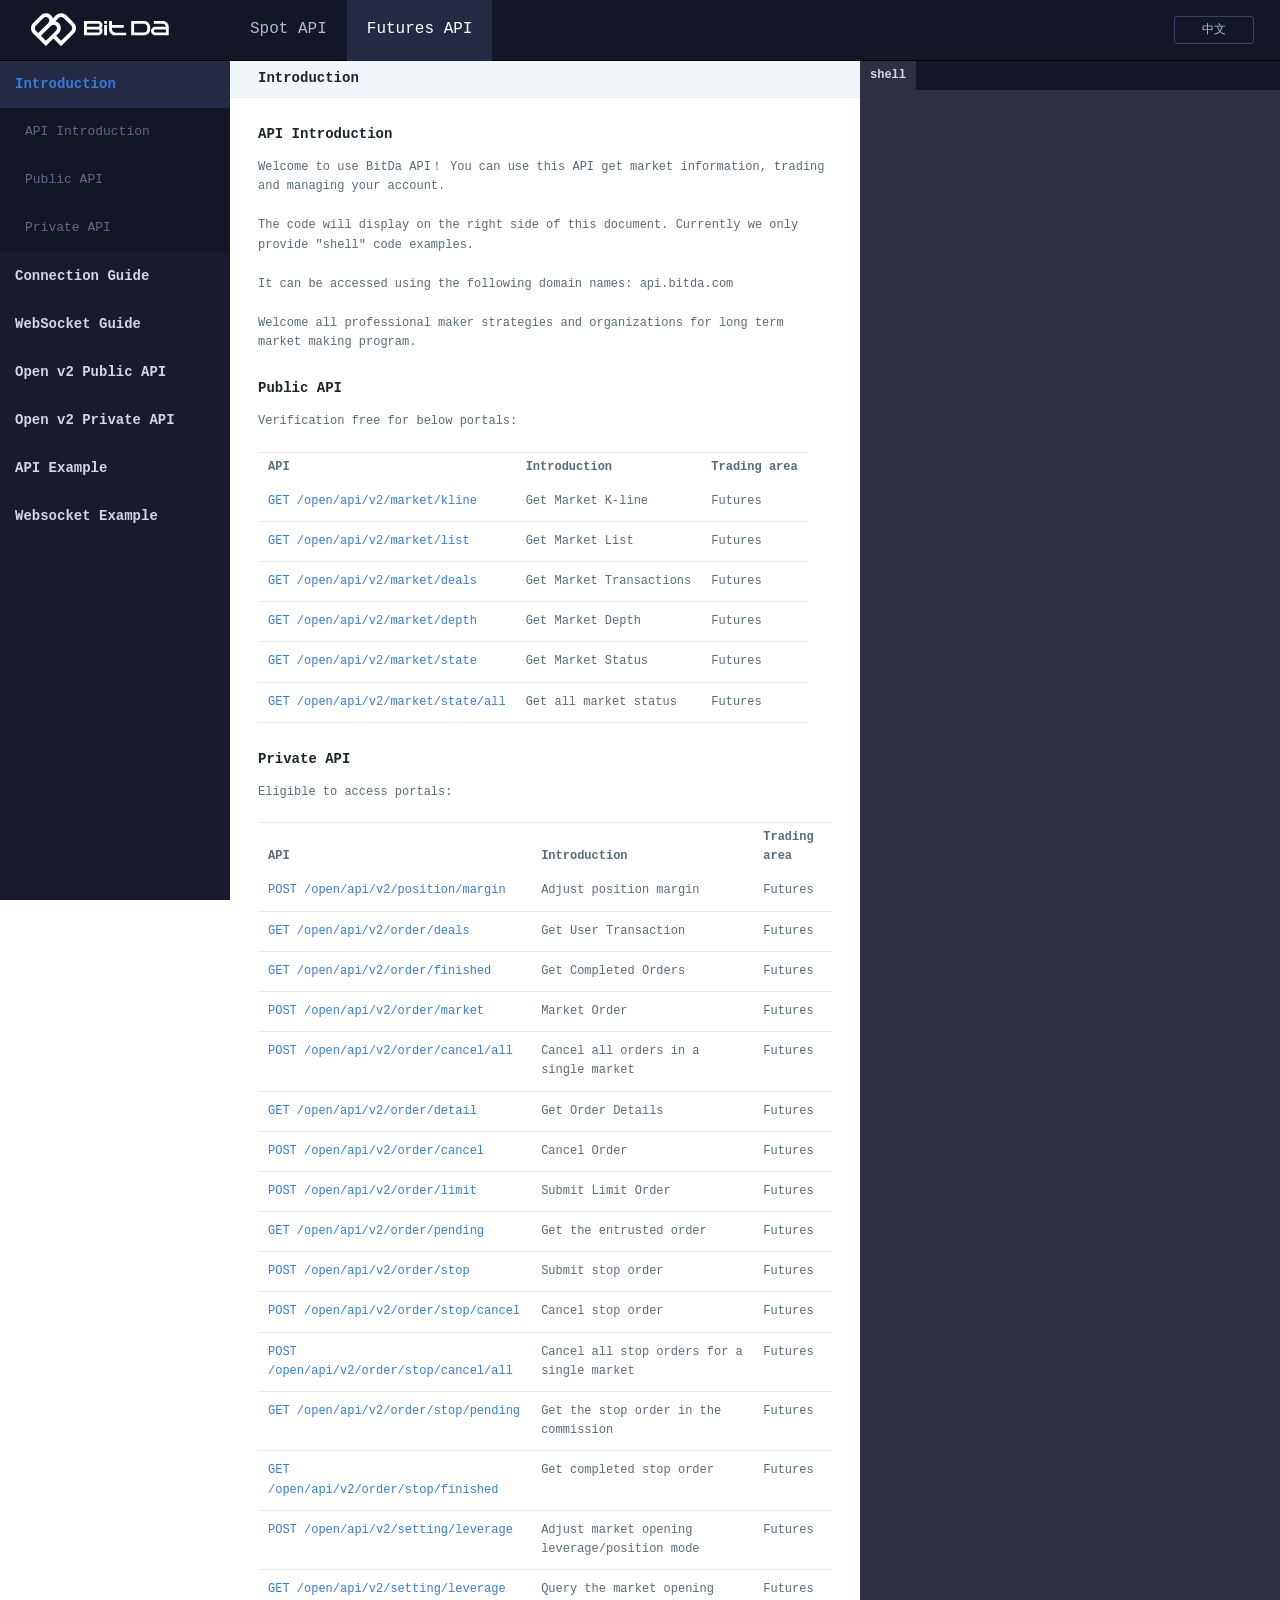
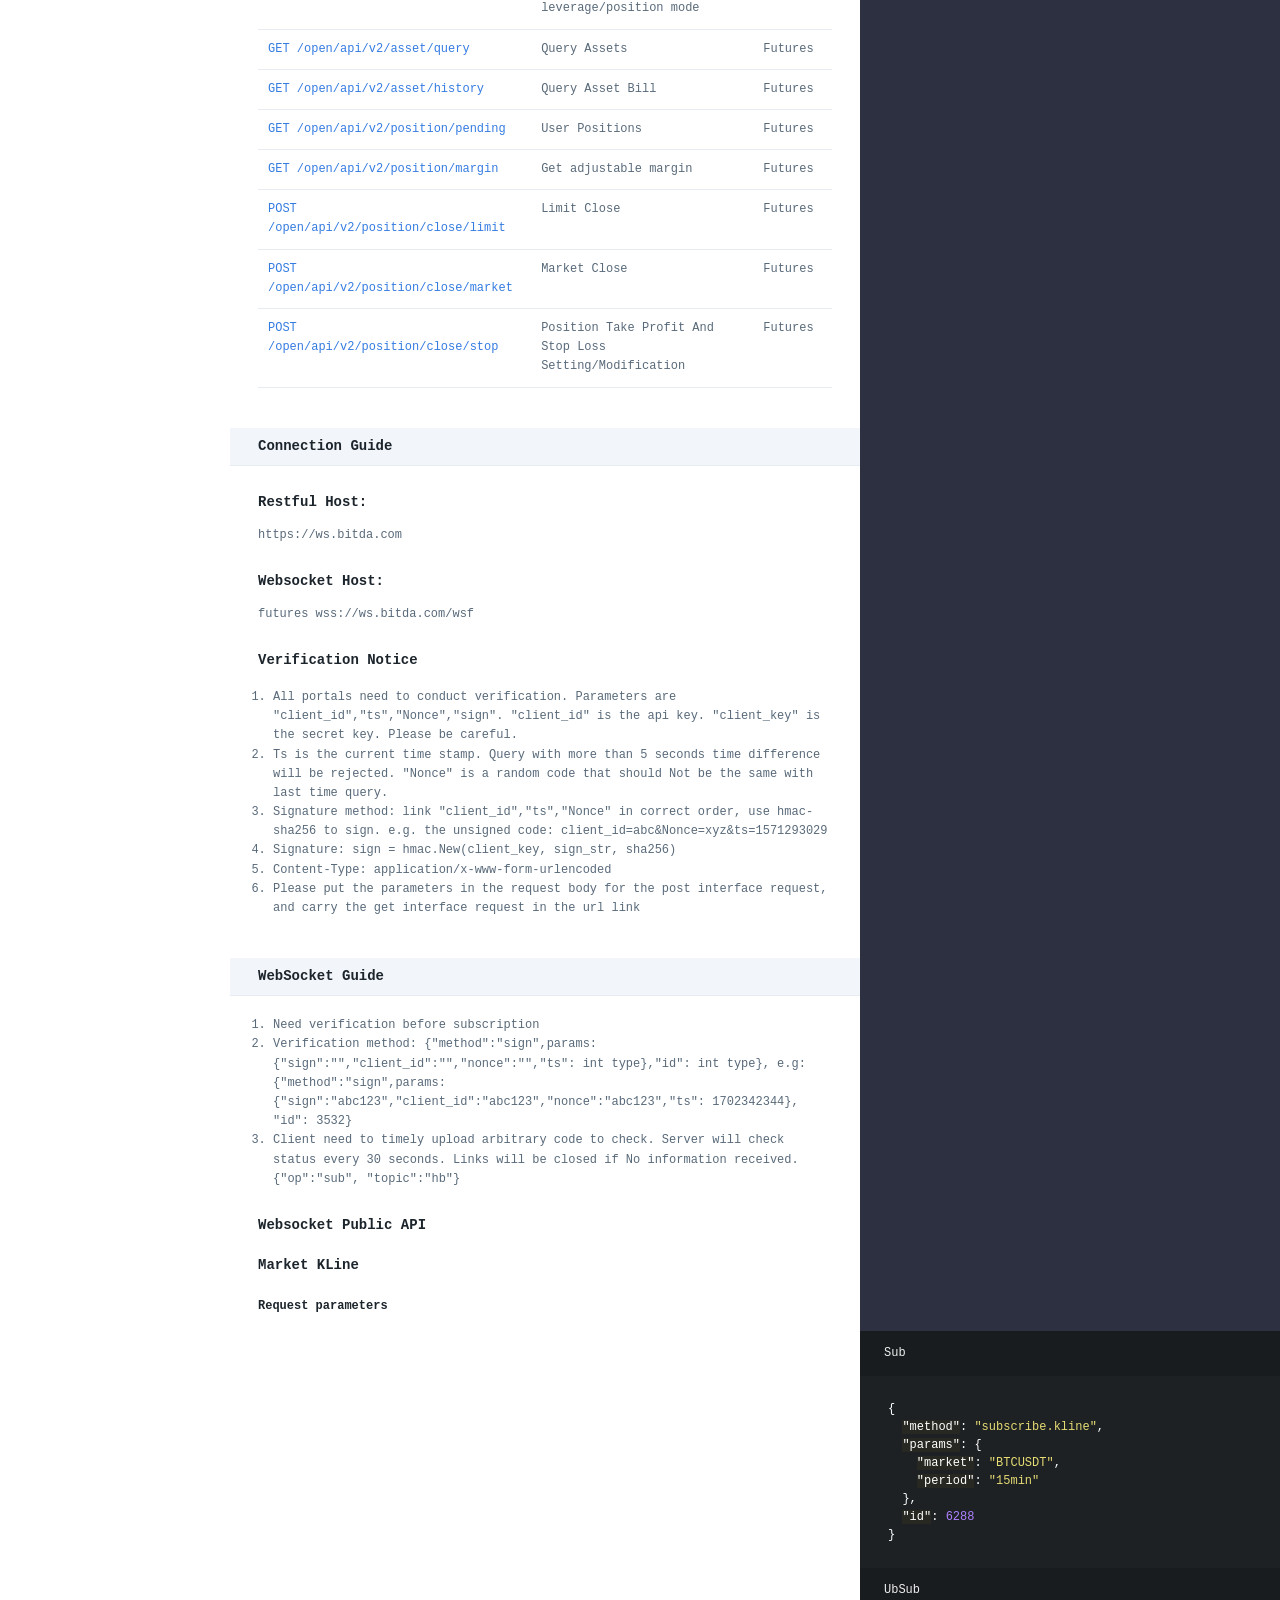
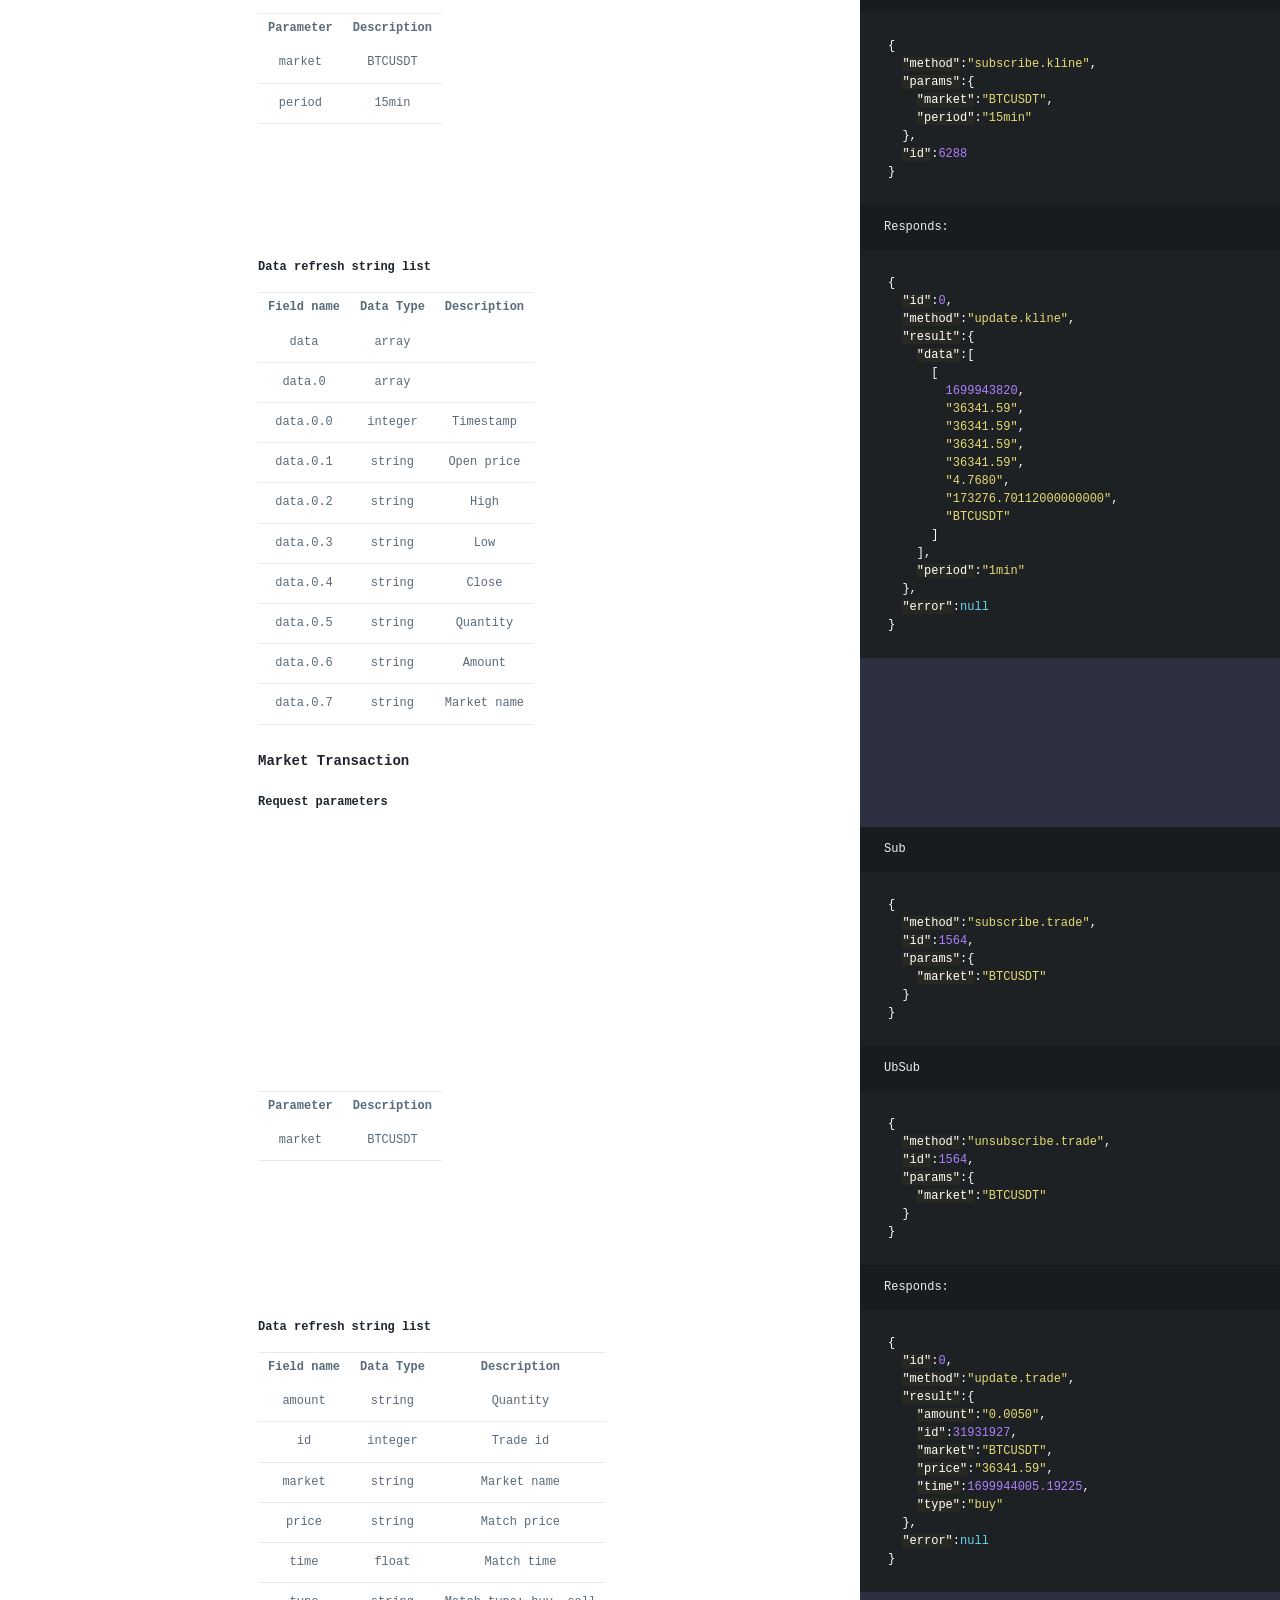
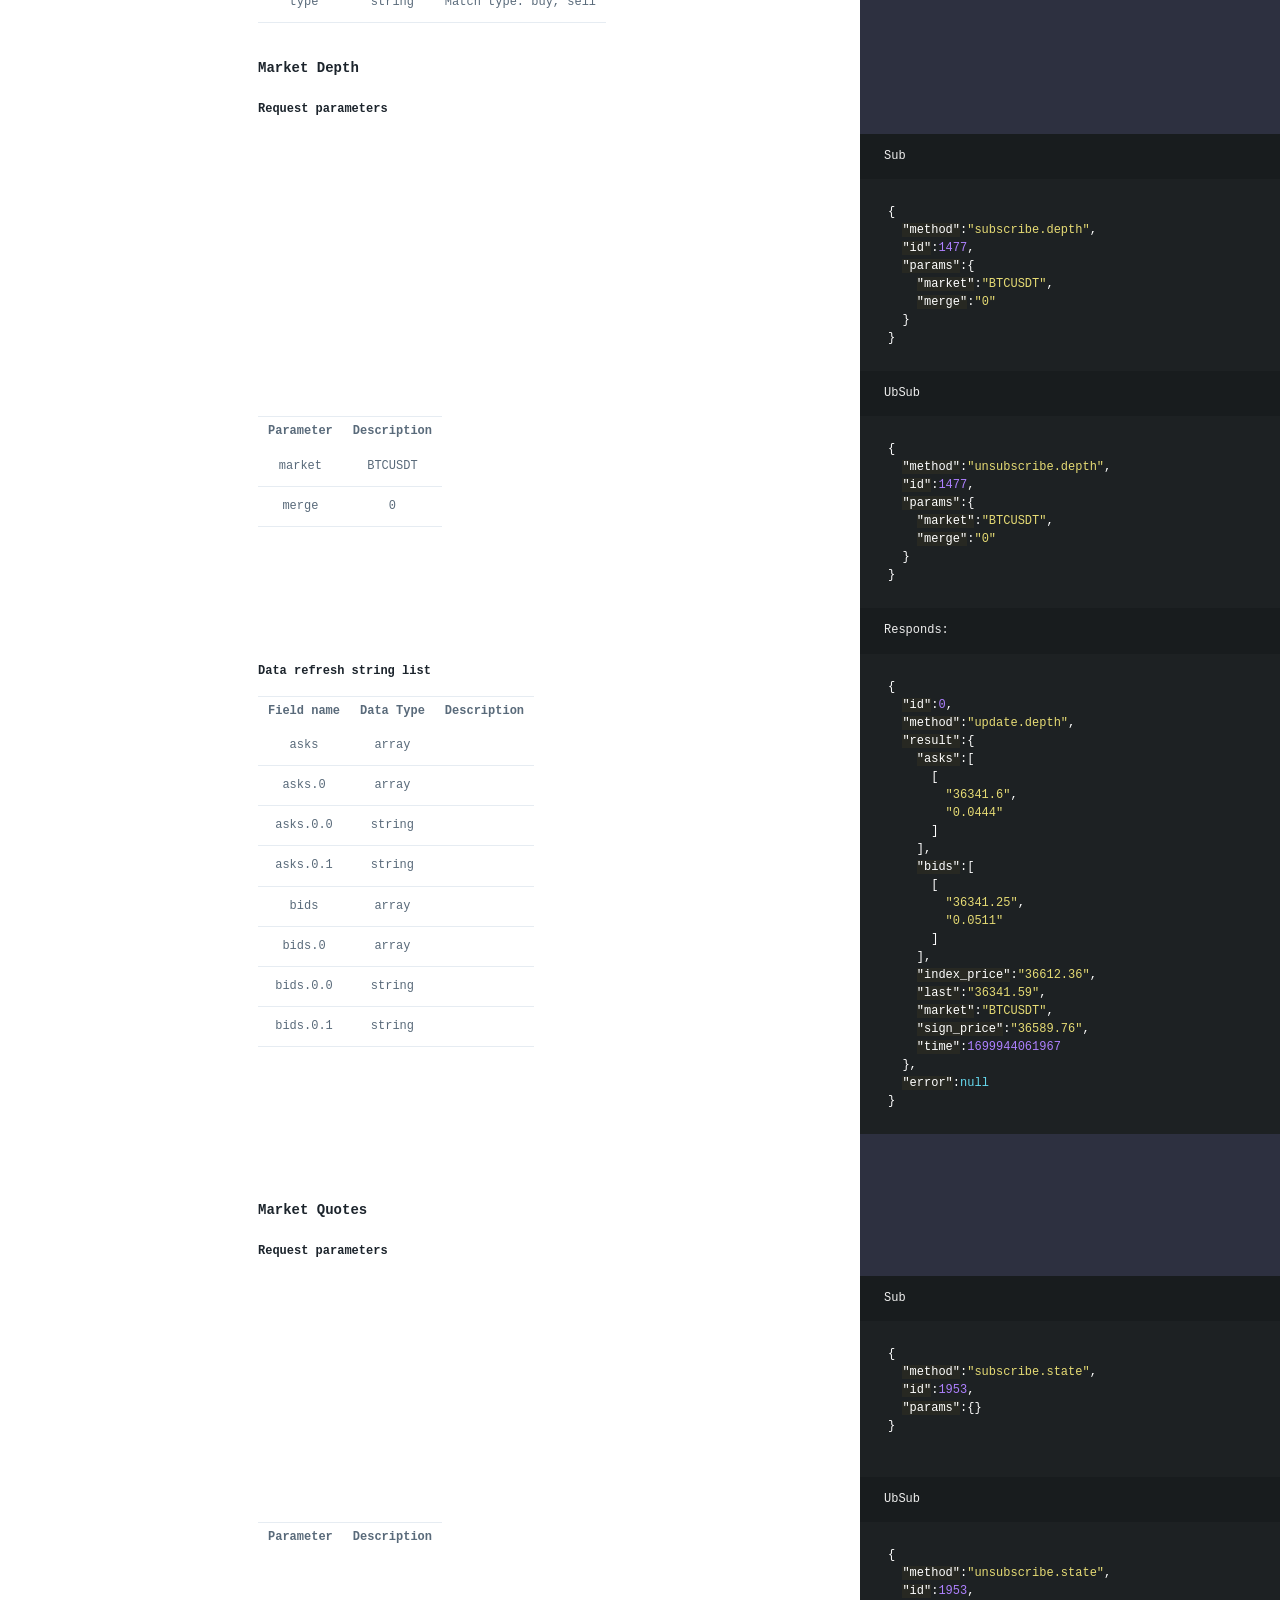
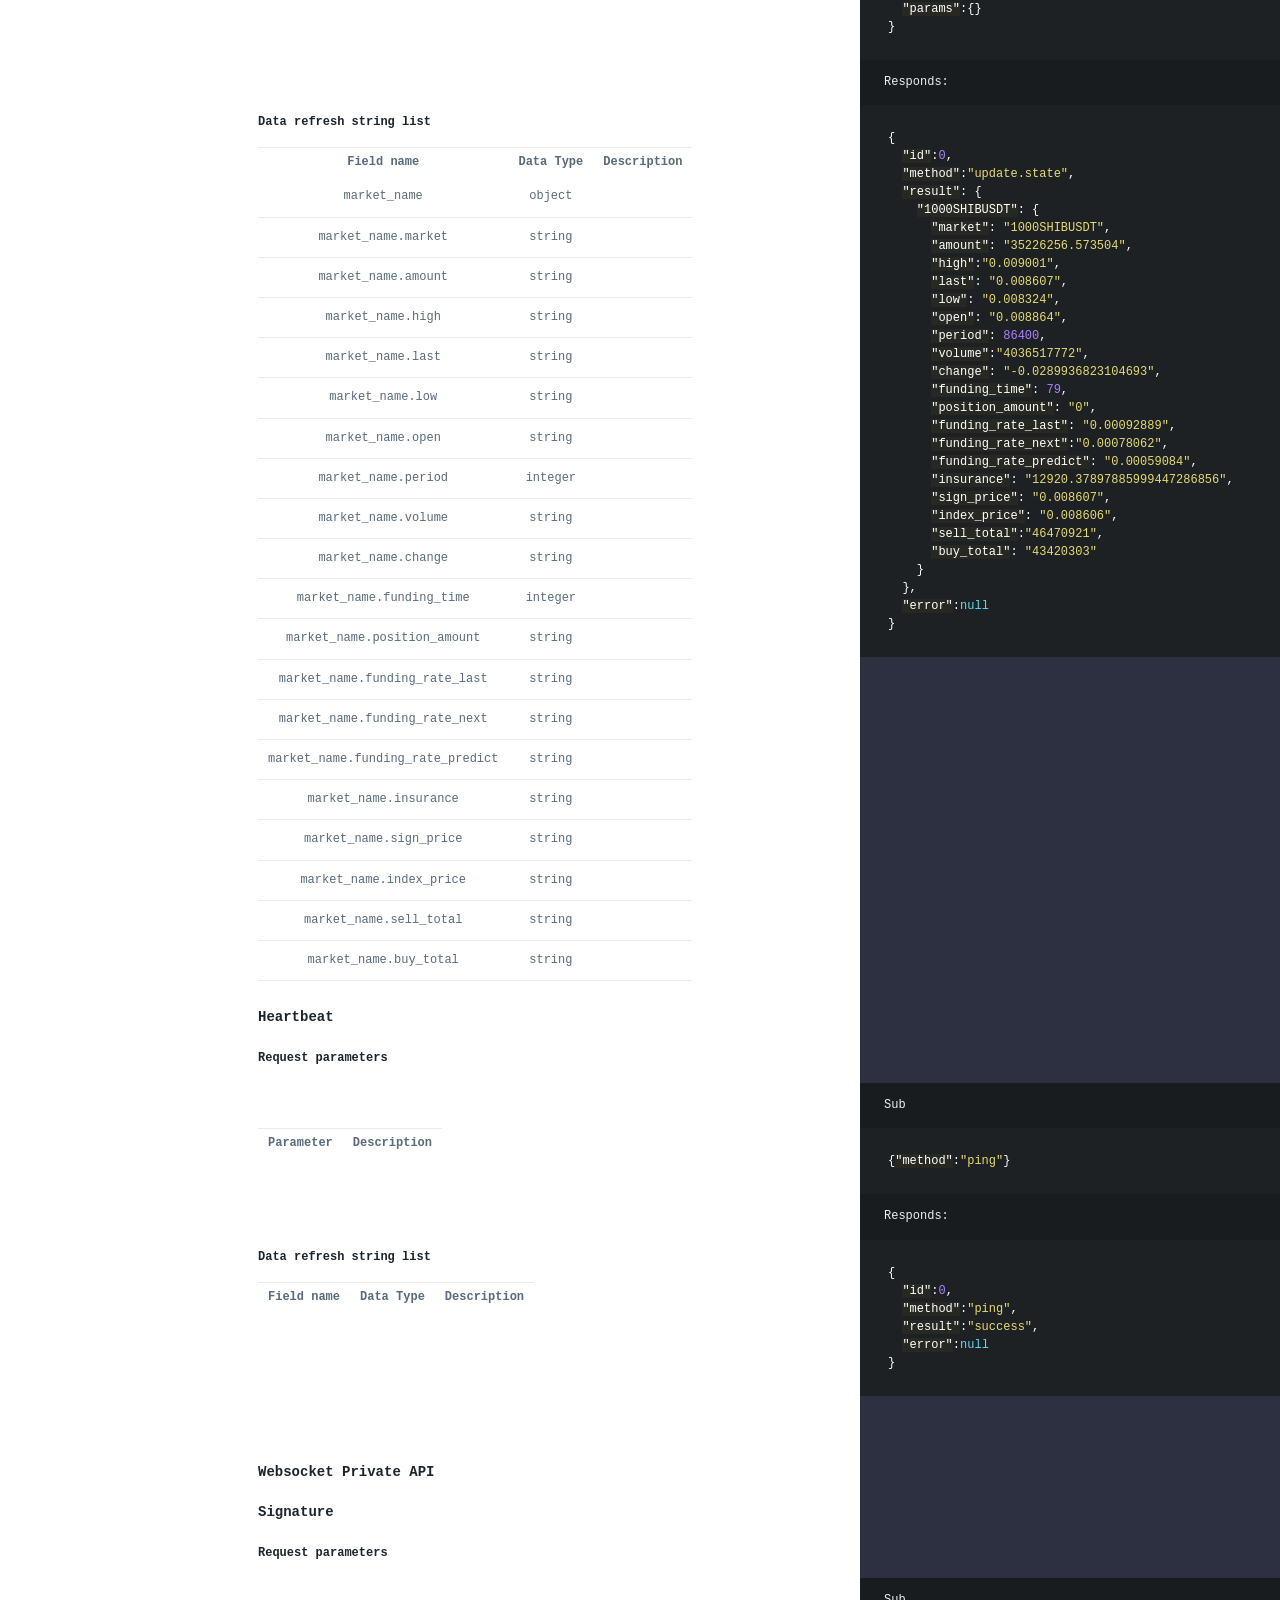
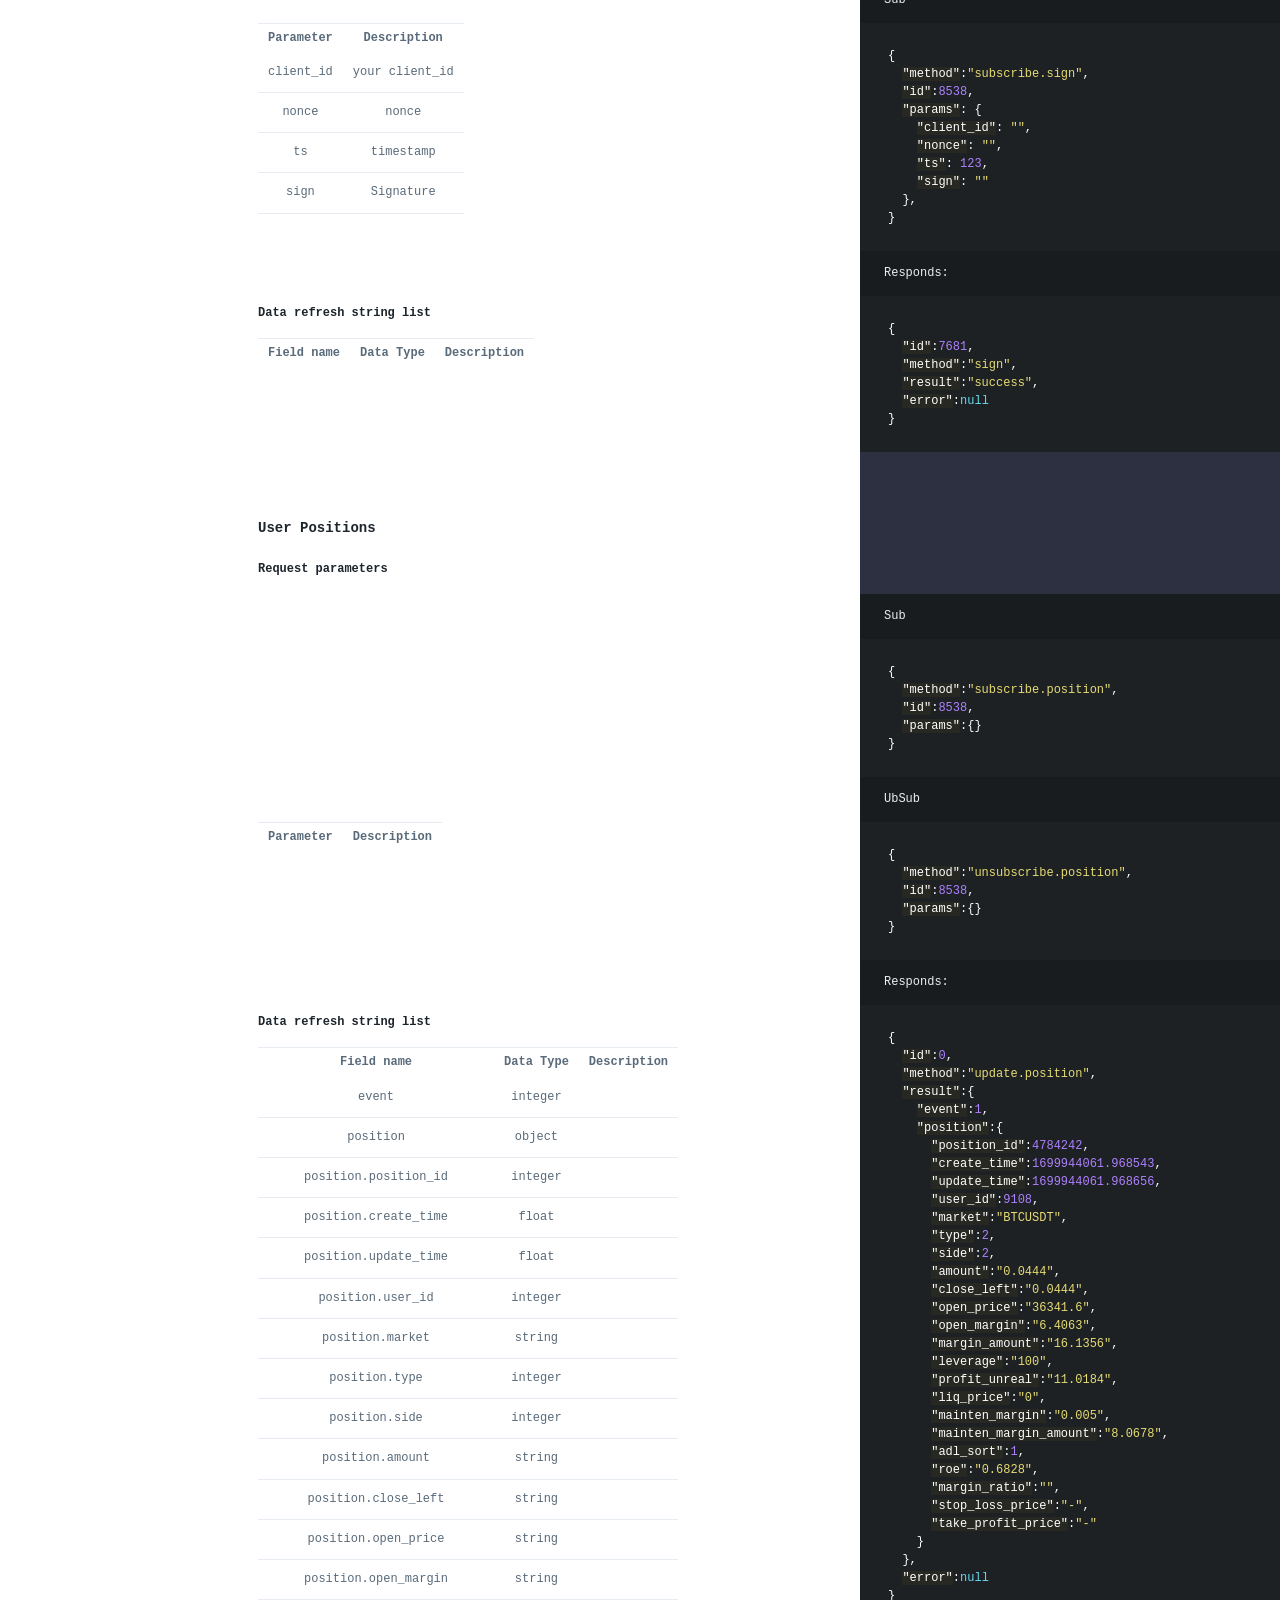
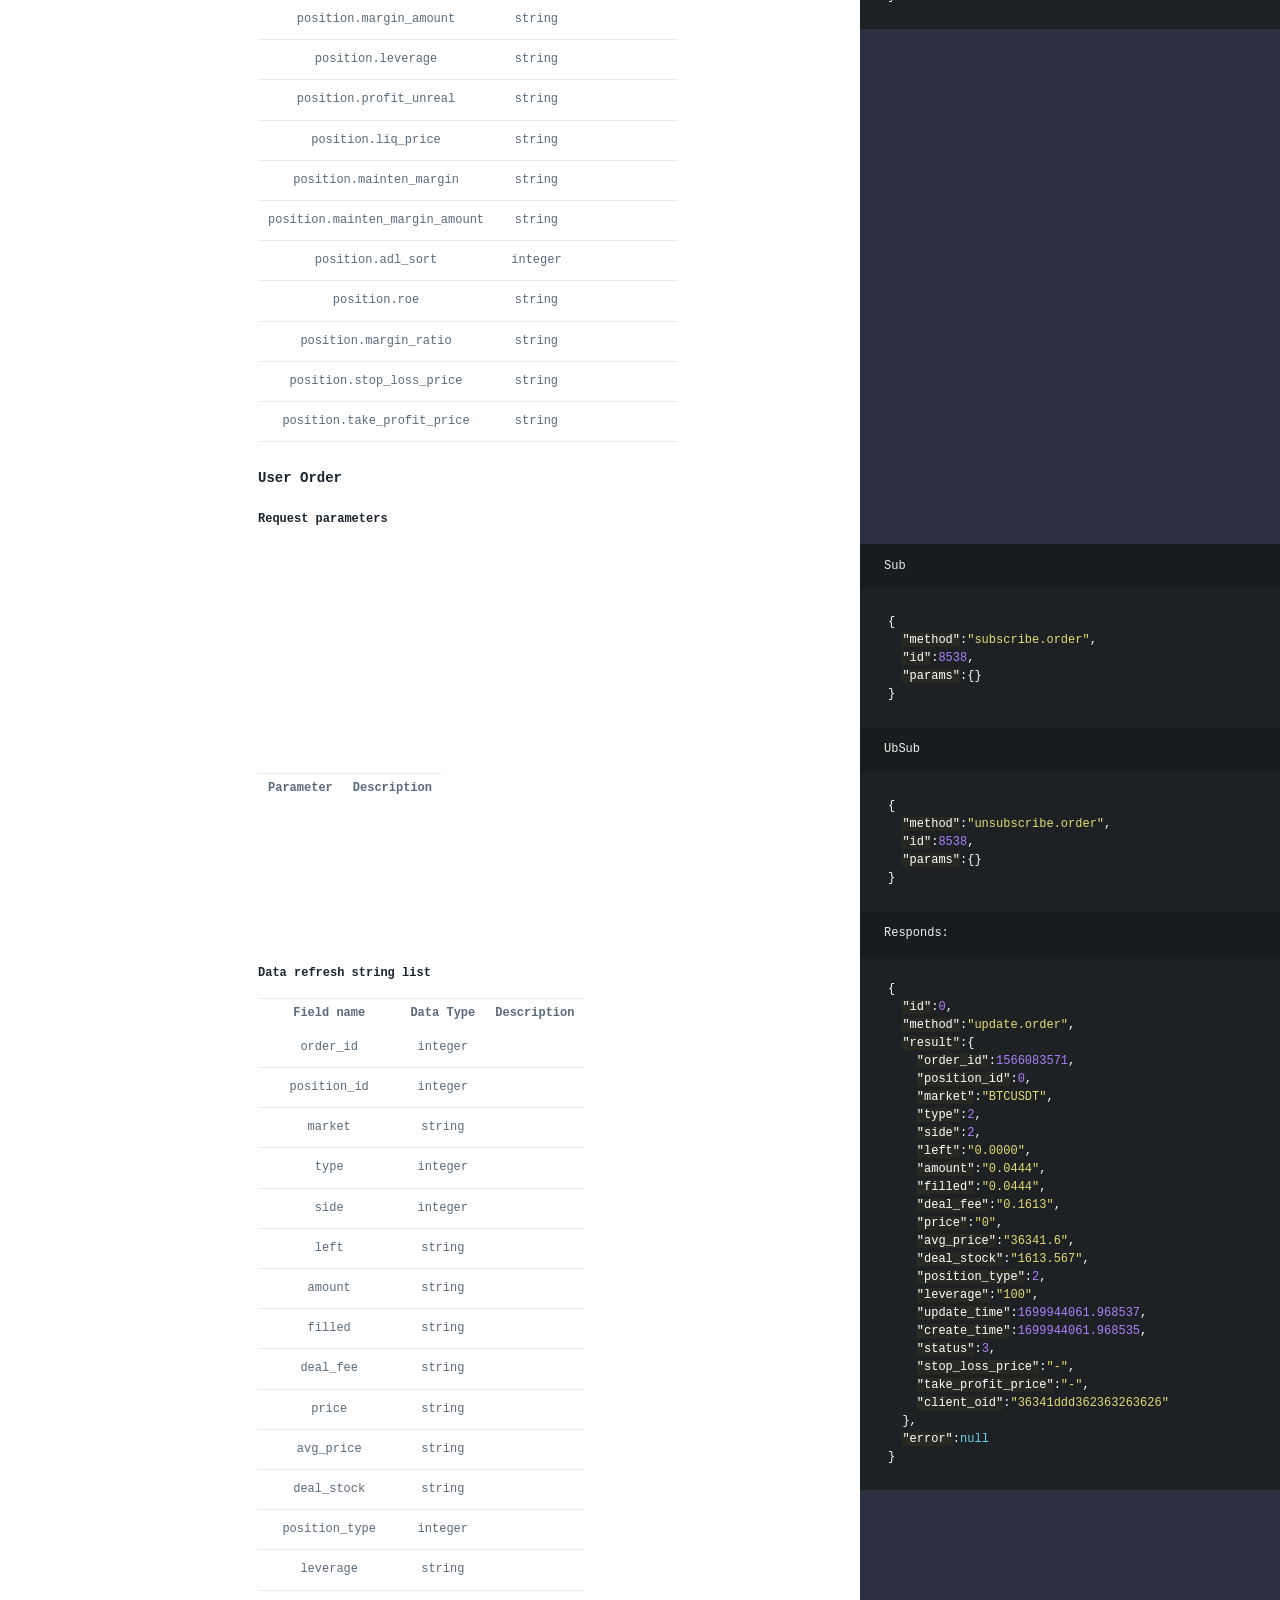
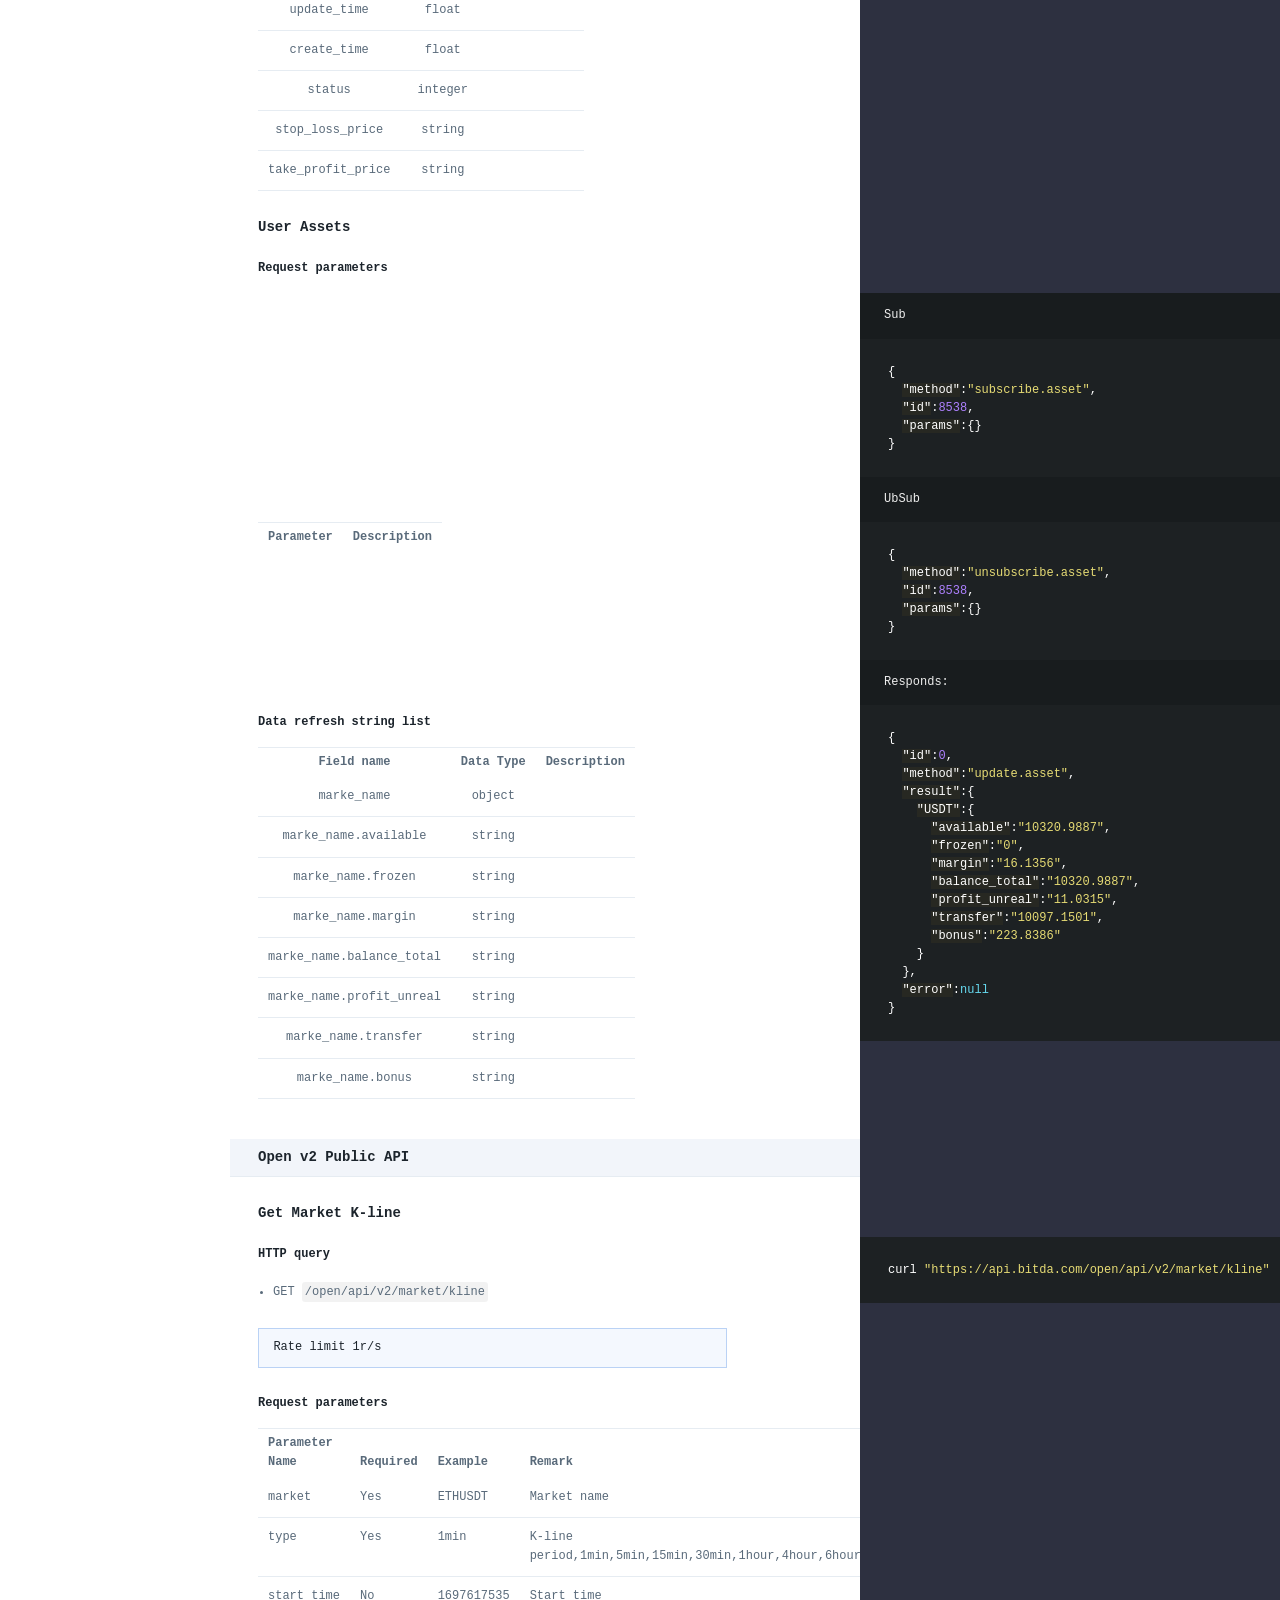
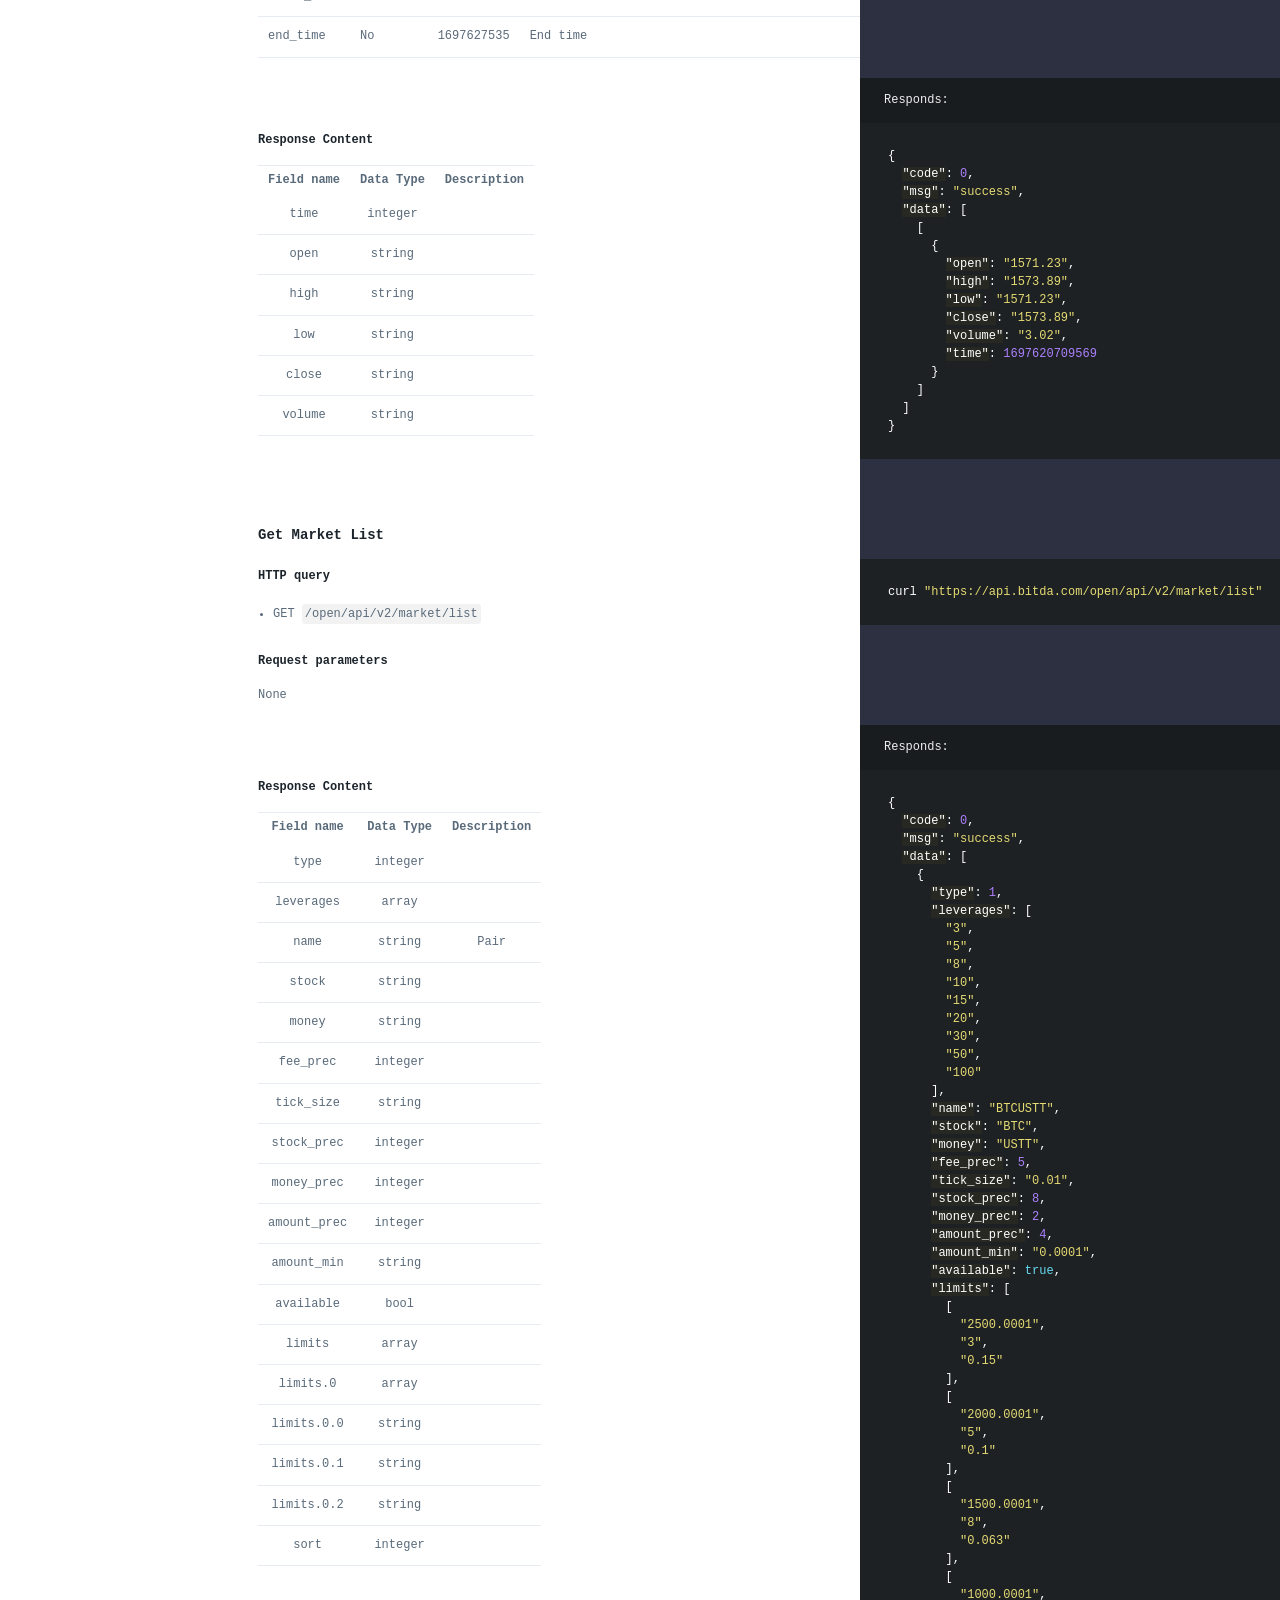
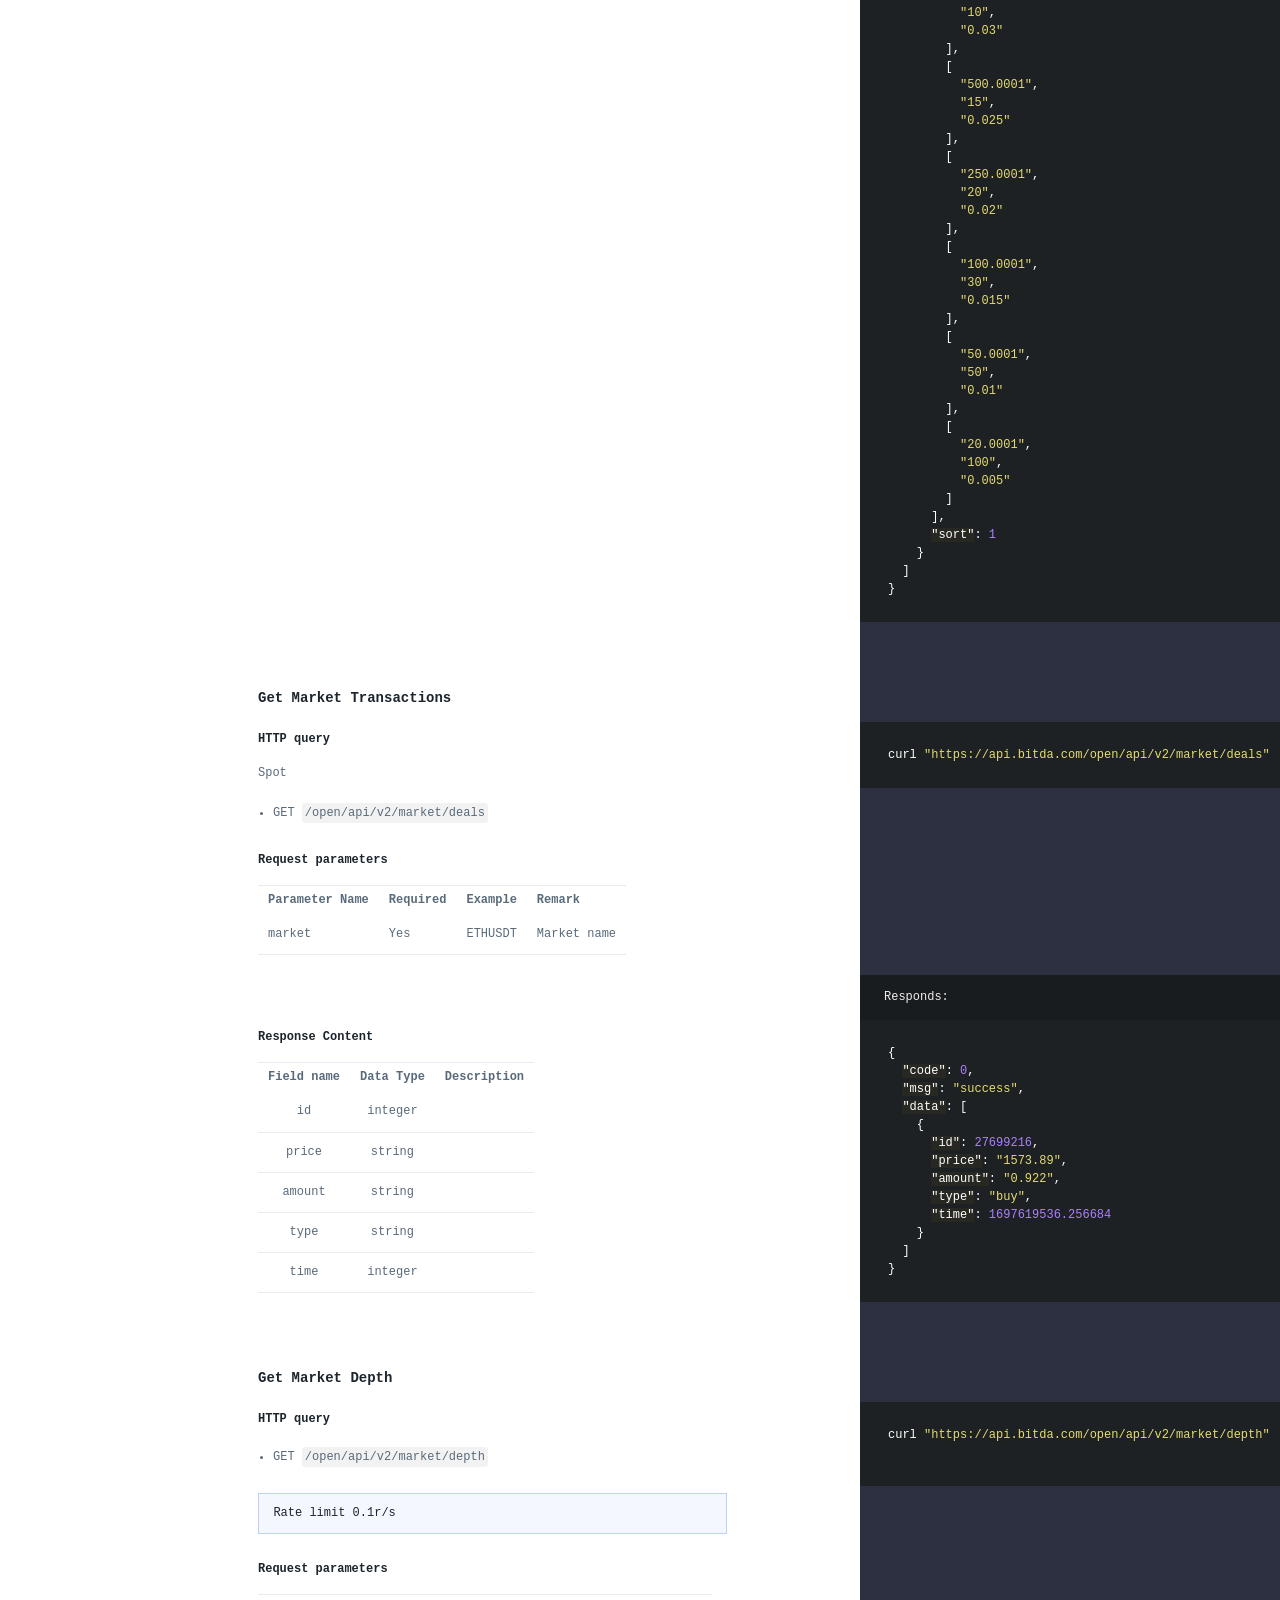
<file: futures/v1/en/index.html>
<!doctype html>
<html>
  <head>
    <meta charset="utf-8">
    <meta content="IE=edge,chrome=1" http-equiv="X-UA-Compatible">
    <meta name="viewport" content="width=device-width, initial-scale=1, maximum-scale=1">
    <link href="images/favicon-dede8a83.ico" rel="icon" type="image/ico" />
    <title>BitDa Futures API documentation</title>
    <style>
      .highlight table td { padding: 5px; }
.highlight table pre { margin: 0; }
.highlight .gh {
  color: #999999;
}
.highlight .sr {
  color: #f6aa11;
}
.highlight .go {
  color: #888888;
}
.highlight .gp {
  color: #555555;
}
.highlight .gs {
}
.highlight .gu {
  color: #aaaaaa;
}
.highlight .nb {
  color: #f6aa11;
}
.highlight .cm {
  color: #75715e;
}
.highlight .cp {
  color: #75715e;
}
.highlight .c1 {
  color: #75715e;
}
.highlight .cs {
  color: #75715e;
}
.highlight .c, .highlight .ch, .highlight .cd, .highlight .cpf {
  color: #75715e;
}
.highlight .err {
  color: #960050;
}
.highlight .gr {
  color: #960050;
}
.highlight .gt {
  color: #960050;
}
.highlight .gd {
  color: #49483e;
}
.highlight .gi {
  color: #49483e;
}
.highlight .ge {
  color: #49483e;
}
.highlight .kc {
  color: #66d9ef;
}
.highlight .kd {
  color: #66d9ef;
}
.highlight .kr {
  color: #66d9ef;
}
.highlight .no {
  color: #66d9ef;
}
.highlight .kt {
  color: #66d9ef;
}
.highlight .mf {
  color: #ae81ff;
}
.highlight .mh {
  color: #ae81ff;
}
.highlight .il {
  color: #ae81ff;
}
.highlight .mi {
  color: #ae81ff;
}
.highlight .mo {
  color: #ae81ff;
}
.highlight .m, .highlight .mb, .highlight .mx {
  color: #ae81ff;
}
.highlight .sc {
  color: #ae81ff;
}
.highlight .se {
  color: #ae81ff;
}
.highlight .ss {
  color: #ae81ff;
}
.highlight .sd {
  color: #e6db74;
}
.highlight .s2 {
  color: #e6db74;
}
.highlight .sb {
  color: #e6db74;
}
.highlight .sh {
  color: #e6db74;
}
.highlight .si {
  color: #e6db74;
}
.highlight .sx {
  color: #e6db74;
}
.highlight .s1 {
  color: #e6db74;
}
.highlight .s, .highlight .sa, .highlight .dl {
  color: #e6db74;
}
.highlight .na {
  color: #a6e22e;
}
.highlight .nc {
  color: #a6e22e;
}
.highlight .nd {
  color: #a6e22e;
}
.highlight .ne {
  color: #a6e22e;
}
.highlight .nf, .highlight .fm {
  color: #a6e22e;
}
.highlight .vc {
  color: #ffffff;
  background-color: #272822;
}
.highlight .nn {
  color: #ffffff;
  background-color: #272822;
}
.highlight .nl {
  color: #ffffff;
  background-color: #272822;
}
.highlight .ni {
  color: #ffffff;
  background-color: #272822;
}
.highlight .bp {
  color: #ffffff;
  background-color: #272822;
}
.highlight .vg {
  color: #ffffff;
  background-color: #272822;
}
.highlight .vi {
  color: #ffffff;
  background-color: #272822;
}
.highlight .nv, .highlight .vm {
  color: #ffffff;
  background-color: #272822;
}
.highlight .w {
  color: #ffffff;
  background-color: #272822;
}
.highlight {
  color: #ffffff;
  background-color: #272822;
}
.highlight .n, .highlight .py, .highlight .nx {
  color: #ffffff;
  background-color: #272822;
}
.highlight .ow {
  color: #f92672;
}
.highlight .nt {
  color: #f92672;
}
.highlight .k, .highlight .kv {
  color: #f92672;
}
.highlight .kn {
  color: #f92672;
}
.highlight .kp {
  color: #f92672;
}
.highlight .o {
  color: #f92672;
}
    </style>
    <link href="stylesheets/screen-5556f010.css" rel="stylesheet" media="screen" />
    <link href="stylesheets/print-92353496.css" rel="stylesheet" media="print" />
      <script src="javascripts/all_nosearch-c275c2f6.js"></script>
  </head>

  <body class="index" data-languages="[&quot;shell&quot;]">
    <a href="#" id="nav-button">
      <span>
        <img src="images/navbar-cad8cdcb.png" alt="" />
      </span>
    </a>
    <header>
      <div class="flex_box">
        <a href="https://www.bitda.com">
          <img src="images/logo-4042ab18.svg" class="logo" alt="" />
        </a>
        <div class="nav_box">
          <span class="nav_cell nav_tab">
            <a href="/spot/v1/en/" id="btn_spot">现货API</a>
          </span>
          <span class="nav_cell nav_tab nav_active">
            <a href="/futures/v1/en/" id="btn_futures">合约API</a>
          </span>
        </div>
      </div>
      <a href="/futures/v1/cn/" class="lang" id="lang_box" style="display: block;">中文</a>
    </header>
    <div class="toc-wrapper">
        <div class="lang-selector">
              <a href="#" data-language-name="shell">shell</a>
        </div>
      <ul id="toc" class="toc-list-h1">
          <li>
            <a href="#introduction" class="toc-h1 toc-link" data-title="Introduction">Introduction</a>
              <ul class="toc-list-h2">
                  <li>
                    <a href="#api-introduction" class="toc-h2 toc-link" data-title="API Introduction">API Introduction</a>
                  </li>
                  <li>
                    <a href="#public-api" class="toc-h2 toc-link" data-title="Public API">Public API</a>
                  </li>
                  <li>
                    <a href="#private-api" class="toc-h2 toc-link" data-title="Private API">Private API</a>
                  </li>
              </ul>
          </li>
          <li>
            <a href="#connection-guide" class="toc-h1 toc-link" data-title="Connection Guide">Connection Guide</a>
              <ul class="toc-list-h2">
                  <li>
                    <a href="#restful-host" class="toc-h2 toc-link" data-title="Restful Host:">Restful Host:</a>
                  </li>
                  <li>
                    <a href="#websocket-host" class="toc-h2 toc-link" data-title="Websocket Host:">Websocket Host:</a>
                  </li>
                  <li>
                    <a href="#verification-notice" class="toc-h2 toc-link" data-title="Verification Notice">Verification Notice</a>
                  </li>
              </ul>
          </li>
          <li>
            <a href="#websocket-guide" class="toc-h1 toc-link" data-title="WebSocket Guide">WebSocket Guide</a>
              <ul class="toc-list-h2">
                  <li>
                    <a href="#websocket-public-api" class="toc-h2 toc-link" data-title="Websocket Public API">Websocket Public API</a>
                  </li>
                  <li>
                    <a href="#market-kline" class="toc-h2 toc-link" data-title="Market KLine">Market KLine</a>
                  </li>
                  <li>
                    <a href="#market-transaction" class="toc-h2 toc-link" data-title="Market Transaction">Market Transaction</a>
                  </li>
                  <li>
                    <a href="#market-depth" class="toc-h2 toc-link" data-title="Market Depth">Market Depth</a>
                  </li>
                  <li>
                    <a href="#market-quotes" class="toc-h2 toc-link" data-title="Market Quotes">Market Quotes</a>
                  </li>
                  <li>
                    <a href="#heartbeat" class="toc-h2 toc-link" data-title="Heartbeat">Heartbeat</a>
                  </li>
                  <li>
                    <a href="#websocket-private-api" class="toc-h2 toc-link" data-title="Websocket Private API">Websocket Private API</a>
                  </li>
                  <li>
                    <a href="#signature" class="toc-h2 toc-link" data-title="Signature">Signature</a>
                  </li>
                  <li>
                    <a href="#user-positions" class="toc-h2 toc-link" data-title="User Positions">User Positions</a>
                  </li>
                  <li>
                    <a href="#user-order" class="toc-h2 toc-link" data-title="User Order">User Order</a>
                  </li>
                  <li>
                    <a href="#user-assets" class="toc-h2 toc-link" data-title="User Assets">User Assets</a>
                  </li>
              </ul>
          </li>
          <li>
            <a href="#open-v2-public-api" class="toc-h1 toc-link" data-title="Open v2 Public API">Open v2 Public API</a>
              <ul class="toc-list-h2">
                  <li>
                    <a href="#get-market-k-line" class="toc-h2 toc-link" data-title="Get Market K-line">Get Market K-line</a>
                  </li>
                  <li>
                    <a href="#get-market-list" class="toc-h2 toc-link" data-title="Get Market List">Get Market List</a>
                  </li>
                  <li>
                    <a href="#get-market-transactions" class="toc-h2 toc-link" data-title="Get Market Transactions">Get Market Transactions</a>
                  </li>
                  <li>
                    <a href="#get-market-depth" class="toc-h2 toc-link" data-title="Get Market Depth">Get Market Depth</a>
                  </li>
                  <li>
                    <a href="#get-market-status" class="toc-h2 toc-link" data-title="Get Market Status">Get Market Status</a>
                  </li>
                  <li>
                    <a href="#get-all-market-status" class="toc-h2 toc-link" data-title="Get All Market Status">Get All Market Status</a>
                  </li>
              </ul>
          </li>
          <li>
            <a href="#open-v2-private-api" class="toc-h1 toc-link" data-title="Open v2 Private API">Open v2 Private API</a>
              <ul class="toc-list-h2">
                  <li>
                    <a href="#adjust-position-margin" class="toc-h2 toc-link" data-title="Adjust Position Margin">Adjust Position Margin</a>
                  </li>
                  <li>
                    <a href="#get-user-transaction" class="toc-h2 toc-link" data-title="Get User Transaction">Get User Transaction</a>
                  </li>
                  <li>
                    <a href="#get-completed-orders" class="toc-h2 toc-link" data-title="Get Completed Orders">Get Completed Orders</a>
                  </li>
                  <li>
                    <a href="#market-order" class="toc-h2 toc-link" data-title="Market Order">Market Order</a>
                  </li>
                  <li>
                    <a href="#cancel-all-orders-in-a-single-market" class="toc-h2 toc-link" data-title="Cancel all orders in a single market">Cancel all orders in a single market</a>
                  </li>
                  <li>
                    <a href="#get-order-details" class="toc-h2 toc-link" data-title="Get Order Details">Get Order Details</a>
                  </li>
                  <li>
                    <a href="#cancel-order-batch" class="toc-h2 toc-link" data-title="Cancel Order Batch">Cancel Order Batch</a>
                  </li>
                  <li>
                    <a href="#cancel-order" class="toc-h2 toc-link" data-title="Cancel Order">Cancel Order</a>
                  </li>
                  <li>
                    <a href="#submit-limit-order" class="toc-h2 toc-link" data-title="Submit Limit Order">Submit Limit Order</a>
                  </li>
                  <li>
                    <a href="#get-the-entrusted-order" class="toc-h2 toc-link" data-title="Get the entrusted order">Get the entrusted order</a>
                  </li>
                  <li>
                    <a href="#submit-stop-order" class="toc-h2 toc-link" data-title="Submit stop order">Submit stop order</a>
                  </li>
                  <li>
                    <a href="#cancel-stop-order" class="toc-h2 toc-link" data-title="Cancel stop order">Cancel stop order</a>
                  </li>
                  <li>
                    <a href="#cancel-all-stop-orders-for-a-single-market" class="toc-h2 toc-link" data-title="Cancel all stop orders for a single market">Cancel all stop orders for a single market</a>
                  </li>
                  <li>
                    <a href="#get-the-stop-order-in-the-commission" class="toc-h2 toc-link" data-title="Get the stop order in the commission">Get the stop order in the commission</a>
                  </li>
                  <li>
                    <a href="#get-completed-stop-order" class="toc-h2 toc-link" data-title="Get completed stop order">Get completed stop order</a>
                  </li>
                  <li>
                    <a href="#adjust-market-opening-leverage-position-mode" class="toc-h2 toc-link" data-title="Adjust market opening leverage/position mode">Adjust market opening leverage/position mode</a>
                  </li>
                  <li>
                    <a href="#query-the-market-opening-leverage-position-mode" class="toc-h2 toc-link" data-title="Query the market opening leverage/position mode">Query the market opening leverage/position mode</a>
                  </li>
                  <li>
                    <a href="#query-assets" class="toc-h2 toc-link" data-title="Query Assets">Query Assets</a>
                  </li>
                  <li>
                    <a href="#query-asset-bill" class="toc-h2 toc-link" data-title="Query Asset Bill">Query Asset Bill</a>
                  </li>
                  <li>
                    <a href="#user-positions-2" class="toc-h2 toc-link" data-title="User Positions">User Positions</a>
                  </li>
                  <li>
                    <a href="#get-adjustable-margin" class="toc-h2 toc-link" data-title="Get adjustable margin">Get adjustable margin</a>
                  </li>
                  <li>
                    <a href="#limit-close" class="toc-h2 toc-link" data-title="Limit Close">Limit Close</a>
                  </li>
                  <li>
                    <a href="#market-close" class="toc-h2 toc-link" data-title="Market Close">Market Close</a>
                  </li>
                  <li>
                    <a href="#position-take-profit-and-stop-loss-setting-modification" class="toc-h2 toc-link" data-title="Position Take Profit And Stop Loss Setting/Modification">Position Take Profit And Stop Loss Setting/Modification</a>
                  </li>
              </ul>
          </li>
          <li>
            <a href="#api-example" class="toc-h1 toc-link" data-title="API Example">API Example</a>
          </li>
          <li>
            <a href="#websocket-example" class="toc-h1 toc-link" data-title="Websocket Example">Websocket Example</a>
          </li>
      </ul>
    </div>
    <div class="page-wrapper">
      <div class="dark-box"></div>
      <div class="content">
        <h1 id='introduction'>Introduction</h1><h2 id='api-introduction'>API Introduction</h2>
<p>Welcome to use BitDa API！ You can use this API get market information, trading and managing your account.</p>

<p>The code will display on the right side of this document. Currently we only provide &quot;shell&quot; code examples.</p>

<p>It can be accessed using the following domain names: api.bitda.com</p>

<p>Welcome all professional maker strategies and organizations for long term market making program.</p>
<h2 id='public-api'>Public API</h2>
<p>Verification free for below portals:</p>

<table><thead>
<tr>
<th>API</th>
<th>Introduction</th>
<th>Trading area</th>
</tr>
</thead><tbody>
<tr>
<td><a href="#get-market-k-line">GET /open/api/v2/market/kline</a></td>
<td>Get Market K-line</td>
<td>Futures</td>
</tr>
<tr>
<td><a href="#get-market-list">GET  /open/api/v2/market/list</a></td>
<td>Get Market List</td>
<td>Futures</td>
</tr>
<tr>
<td><a href="#get-market-transactions">GET /open/api/v2/market/deals</a></td>
<td>Get Market Transactions</td>
<td>Futures</td>
</tr>
<tr>
<td><a href="#get-market-depth">GET /open/api/v2/market/depth</a></td>
<td>Get Market Depth</td>
<td>Futures</td>
</tr>
<tr>
<td><a href="#get-market-status">GET /open/api/v2/market/state</a></td>
<td>Get Market Status</td>
<td>Futures</td>
</tr>
<tr>
<td><a href="#get-all-market-status">GET /open/api/v2/market/state/all</a></td>
<td>Get all market status</td>
<td>Futures</td>
</tr>
</tbody></table>
<h2 id='private-api'>Private API</h2>
<p>Eligible to access portals:</p>

<table><thead>
<tr>
<th>API</th>
<th>Introduction</th>
<th>Trading area</th>
</tr>
</thead><tbody>
<tr>
<td><a href="#adjust-position-margin">POST /open/api/v2/position/margin</a></td>
<td>Adjust position margin</td>
<td>Futures</td>
</tr>
<tr>
<td><a href="#get-user-transaction">GET /open/api/v2/order/deals</a></td>
<td>Get User Transaction</td>
<td>Futures</td>
</tr>
<tr>
<td><a href="#get-completed-orders">GET /open/api/v2/order/finished</a></td>
<td>Get Completed Orders</td>
<td>Futures</td>
</tr>
<tr>
<td><a href="#market-order">POST /open/api/v2/order/market</a></td>
<td>Market Order</td>
<td>Futures</td>
</tr>
<tr>
<td><a href="#cancel-all-orders-in-a-single-market">POST /open/api/v2/order/cancel/all</a></td>
<td>Cancel all orders in a single market</td>
<td>Futures</td>
</tr>
<tr>
<td><a href="#get-order-details">GET /open/api/v2/order/detail</a></td>
<td>Get Order Details</td>
<td>Futures</td>
</tr>
<tr>
<td><a href="#cancel-order">POST /open/api/v2/order/cancel</a></td>
<td>Cancel Order</td>
<td>Futures</td>
</tr>
<tr>
<td><a href="#submit-limit-order">POST /open/api/v2/order/limit</a></td>
<td>Submit Limit Order</td>
<td>Futures</td>
</tr>
<tr>
<td><a href="#get-the-entrusted-order">GET /open/api/v2/order/pending</a></td>
<td>Get the entrusted order</td>
<td>Futures</td>
</tr>
<tr>
<td><a href="#submit-stop-order">POST /open/api/v2/order/stop</a></td>
<td>Submit stop order</td>
<td>Futures</td>
</tr>
<tr>
<td><a href="#cancel-stop-order">POST /open/api/v2/order/stop/cancel</a></td>
<td>Cancel stop order</td>
<td>Futures</td>
</tr>
<tr>
<td><a href="#cancel-all-stop-orders-for-a-single-market">POST /open/api/v2/order/stop/cancel/all</a></td>
<td>Cancel all stop orders for a single market</td>
<td>Futures</td>
</tr>
<tr>
<td><a href="#get-the-stop-order-in-the-commission">GET /open/api/v2/order/stop/pending</a></td>
<td>Get the stop order in the commission</td>
<td>Futures</td>
</tr>
<tr>
<td><a href="#get-completed-stop-order">GET /open/api/v2/order/stop/finished</a></td>
<td>Get completed stop order</td>
<td>Futures</td>
</tr>
<tr>
<td><a href="#adjust-market-opening-leverage-position-mode">POST /open/api/v2/setting/leverage</a></td>
<td>Adjust market opening leverage/position mode</td>
<td>Futures</td>
</tr>
<tr>
<td><a href="#query-the-market-opening-leverage-position-mode">GET /open/api/v2/setting/leverage</a></td>
<td>Query the market opening leverage/position mode</td>
<td>Futures</td>
</tr>
<tr>
<td><a href="#query-assets">GET /open/api/v2/asset/query</a></td>
<td>Query Assets</td>
<td>Futures</td>
</tr>
<tr>
<td><a href="#query-asset-bill">GET /open/api/v2/asset/history</a></td>
<td>Query Asset Bill</td>
<td>Futures</td>
</tr>
<tr>
<td><a href="#user-positions">GET /open/api/v2/position/pending</a></td>
<td>User Positions</td>
<td>Futures</td>
</tr>
<tr>
<td><a href="#get-adjustable-margin">GET /open/api/v2/position/margin</a></td>
<td>Get adjustable margin</td>
<td>Futures</td>
</tr>
<tr>
<td><a href="#limit-close">POST /open/api/v2/position/close/limit</a></td>
<td>Limit Close</td>
<td>Futures</td>
</tr>
<tr>
<td><a href="#market-close">POST /open/api/v2/position/close/market</a></td>
<td>Market Close</td>
<td>Futures</td>
</tr>
<tr>
<td><a href="#position-take-profit-and-stop-loss-settingmodification">POST /open/api/v2/position/close/stop</a></td>
<td>Position Take Profit And Stop Loss Setting/Modification</td>
<td>Futures</td>
</tr>
</tbody></table>
<h1 id='connection-guide'>Connection Guide</h1><h2 id='restful-host'>Restful Host:</h2>
<p>https://ws.bitda.com</p>
<h2 id='websocket-host'>Websocket Host:</h2>
<p>futures
    wss://ws.bitda.com/wsf</p>
<h2 id='verification-notice'>Verification Notice</h2>
<ol>
<li>All portals need to conduct verification. Parameters are &quot;client_id&quot;,&quot;ts&quot;,&quot;Nonce&quot;,&quot;sign&quot;. &quot;client_id&quot; is the api
key. &quot;client_key&quot; is the secret key. Please be careful.</li>
<li>Ts is the current time stamp. Query with more than 5 seconds time difference will be rejected. &quot;Nonce&quot; is a random
code that should Not be the same with last time query.</li>
<li>Signature method: link &quot;client_id&quot;,&quot;ts&quot;,&quot;Nonce&quot; in correct order, use hmac-sha256 to sign. e.g. the unsigned code:
client_id=abc&amp;Nonce=xyz&amp;ts=1571293029</li>
<li>Signature: sign = hmac.New(client_key, sign_str, sha256)</li>
<li>Content-Type: application/x-www-form-urlencoded</li>
<li>Please put the parameters in the request body for the post interface request, and carry the get interface request in
the url link</li>
</ol>
<h1 id='websocket-guide'>WebSocket Guide</h1>
<ol>
<li>Need verification before subscription</li>
<li>Verification method: {&quot;method&quot;:&quot;sign&quot;,params:{&quot;sign&quot;:&quot;&quot;,&quot;client_id&quot;:&quot;&quot;,&quot;nonce&quot;:&quot;&quot;,&quot;ts&quot;: int type},&quot;id&quot;: int type}, e.g:  {&quot;method&quot;:&quot;sign&quot;,params:{&quot;sign&quot;:&quot;abc123&quot;,&quot;client_id&quot;:&quot;abc123&quot;,&quot;nonce&quot;:&quot;abc123&quot;,&quot;ts&quot;: 1702342344}, &quot;id&quot;: 3532}</li>
<li>Client need to timely upload arbitrary code to check. Server will check status every 30 seconds. Links will be closed
if No information received. {&quot;op&quot;:&quot;sub&quot;, &quot;topic&quot;:&quot;hb&quot;}</li>
</ol>
<h2 id='websocket-public-api'>Websocket Public API</h2><h2 id='market-kline'>Market KLine</h2><h3 id='request-parameters'>Request parameters</h3>
<blockquote>
<p>Sub</p>
</blockquote>
<div class="highlight"><pre class="highlight json tab-json"><code><span class="p">{</span><span class="w">
  </span><span class="nl">"method"</span><span class="p">:</span><span class="w"> </span><span class="s2">"subscribe.kline"</span><span class="p">,</span><span class="w">
  </span><span class="nl">"params"</span><span class="p">:</span><span class="w"> </span><span class="p">{</span><span class="w">
    </span><span class="nl">"market"</span><span class="p">:</span><span class="w"> </span><span class="s2">"BTCUSDT"</span><span class="p">,</span><span class="w">
    </span><span class="nl">"period"</span><span class="p">:</span><span class="w"> </span><span class="s2">"15min"</span><span class="w">
  </span><span class="p">},</span><span class="w">
  </span><span class="nl">"id"</span><span class="p">:</span><span class="w"> </span><span class="mi">6288</span><span class="w">
</span><span class="p">}</span><span class="w">
</span></code></pre></div>
<blockquote>
<p>UbSub</p>
</blockquote>
<div class="highlight"><pre class="highlight json tab-json"><code><span class="p">{</span><span class="w">
  </span><span class="nl">"method"</span><span class="p">:</span><span class="s2">"subscribe.kline"</span><span class="p">,</span><span class="w">
  </span><span class="nl">"params"</span><span class="p">:{</span><span class="w">
    </span><span class="nl">"market"</span><span class="p">:</span><span class="s2">"BTCUSDT"</span><span class="p">,</span><span class="w">
    </span><span class="nl">"period"</span><span class="p">:</span><span class="s2">"15min"</span><span class="w">
  </span><span class="p">},</span><span class="w">
  </span><span class="nl">"id"</span><span class="p">:</span><span class="mi">6288</span><span class="w">
</span><span class="p">}</span><span class="w">
</span></code></pre></div>
<table><thead>
<tr>
<th style="text-align: center">Parameter</th>
<th style="text-align: center">Description</th>
</tr>
</thead><tbody>
<tr>
<td style="text-align: center">market</td>
<td style="text-align: center">BTCUSDT</td>
</tr>
<tr>
<td style="text-align: center">period</td>
<td style="text-align: center">15min</td>
</tr>
</tbody></table>

<blockquote>
<p>Responds:</p>
</blockquote>
<div class="highlight"><pre class="highlight json tab-json"><code><span class="p">{</span><span class="w">
  </span><span class="nl">"id"</span><span class="p">:</span><span class="mi">0</span><span class="p">,</span><span class="w">
  </span><span class="nl">"method"</span><span class="p">:</span><span class="s2">"update.kline"</span><span class="p">,</span><span class="w">
  </span><span class="nl">"result"</span><span class="p">:{</span><span class="w">
    </span><span class="nl">"data"</span><span class="p">:[</span><span class="w">
      </span><span class="p">[</span><span class="w">
        </span><span class="mi">1699943820</span><span class="p">,</span><span class="w">
        </span><span class="s2">"36341.59"</span><span class="p">,</span><span class="w">
        </span><span class="s2">"36341.59"</span><span class="p">,</span><span class="w">
        </span><span class="s2">"36341.59"</span><span class="p">,</span><span class="w">
        </span><span class="s2">"36341.59"</span><span class="p">,</span><span class="w">
        </span><span class="s2">"4.7680"</span><span class="p">,</span><span class="w">
        </span><span class="s2">"173276.70112000000000"</span><span class="p">,</span><span class="w">
        </span><span class="s2">"BTCUSDT"</span><span class="w">
      </span><span class="p">]</span><span class="w">
    </span><span class="p">],</span><span class="w">
    </span><span class="nl">"period"</span><span class="p">:</span><span class="s2">"1min"</span><span class="w">
  </span><span class="p">},</span><span class="w">
  </span><span class="nl">"error"</span><span class="p">:</span><span class="kc">null</span><span class="w">
</span><span class="p">}</span><span class="w">
</span></code></pre></div><h3 id='data-refresh-string-list'>Data refresh string list</h3>
<table><thead>
<tr>
<th style="text-align: center">Field name</th>
<th style="text-align: center">Data Type</th>
<th style="text-align: center">Description</th>
</tr>
</thead><tbody>
<tr>
<td style="text-align: center">data</td>
<td style="text-align: center">array</td>
<td style="text-align: center"></td>
</tr>
<tr>
<td style="text-align: center">data.0</td>
<td style="text-align: center">array</td>
<td style="text-align: center"></td>
</tr>
<tr>
<td style="text-align: center">data.0.0</td>
<td style="text-align: center">integer</td>
<td style="text-align: center">Timestamp</td>
</tr>
<tr>
<td style="text-align: center">data.0.1</td>
<td style="text-align: center">string</td>
<td style="text-align: center">Open price</td>
</tr>
<tr>
<td style="text-align: center">data.0.2</td>
<td style="text-align: center">string</td>
<td style="text-align: center">High</td>
</tr>
<tr>
<td style="text-align: center">data.0.3</td>
<td style="text-align: center">string</td>
<td style="text-align: center">Low</td>
</tr>
<tr>
<td style="text-align: center">data.0.4</td>
<td style="text-align: center">string</td>
<td style="text-align: center">Close</td>
</tr>
<tr>
<td style="text-align: center">data.0.5</td>
<td style="text-align: center">string</td>
<td style="text-align: center">Quantity</td>
</tr>
<tr>
<td style="text-align: center">data.0.6</td>
<td style="text-align: center">string</td>
<td style="text-align: center">Amount</td>
</tr>
<tr>
<td style="text-align: center">data.0.7</td>
<td style="text-align: center">string</td>
<td style="text-align: center">Market name</td>
</tr>
</tbody></table>
<h2 id='market-transaction'>Market Transaction</h2><h3 id='request-parameters-2'>Request parameters</h3>
<blockquote>
<p>Sub</p>
</blockquote>
<div class="highlight"><pre class="highlight json tab-json"><code><span class="p">{</span><span class="w">
  </span><span class="nl">"method"</span><span class="p">:</span><span class="s2">"subscribe.trade"</span><span class="p">,</span><span class="w">
  </span><span class="nl">"id"</span><span class="p">:</span><span class="mi">1564</span><span class="p">,</span><span class="w">
  </span><span class="nl">"params"</span><span class="p">:{</span><span class="w">
    </span><span class="nl">"market"</span><span class="p">:</span><span class="s2">"BTCUSDT"</span><span class="w">
  </span><span class="p">}</span><span class="w">
</span><span class="p">}</span><span class="w">
</span></code></pre></div>
<blockquote>
<p>UbSub</p>
</blockquote>
<div class="highlight"><pre class="highlight json tab-json"><code><span class="p">{</span><span class="w">
  </span><span class="nl">"method"</span><span class="p">:</span><span class="s2">"unsubscribe.trade"</span><span class="p">,</span><span class="w">
  </span><span class="nl">"id"</span><span class="p">:</span><span class="mi">1564</span><span class="p">,</span><span class="w">
  </span><span class="nl">"params"</span><span class="p">:{</span><span class="w">
    </span><span class="nl">"market"</span><span class="p">:</span><span class="s2">"BTCUSDT"</span><span class="w">
  </span><span class="p">}</span><span class="w">
</span><span class="p">}</span><span class="w">
</span></code></pre></div>
<table><thead>
<tr>
<th style="text-align: center">Parameter</th>
<th style="text-align: center">Description</th>
</tr>
</thead><tbody>
<tr>
<td style="text-align: center">market</td>
<td style="text-align: center">BTCUSDT</td>
</tr>
</tbody></table>

<blockquote>
<p>Responds:</p>
</blockquote>
<div class="highlight"><pre class="highlight json tab-json"><code><span class="p">{</span><span class="w">
  </span><span class="nl">"id"</span><span class="p">:</span><span class="mi">0</span><span class="p">,</span><span class="w">
  </span><span class="nl">"method"</span><span class="p">:</span><span class="s2">"update.trade"</span><span class="p">,</span><span class="w">
  </span><span class="nl">"result"</span><span class="p">:{</span><span class="w">
    </span><span class="nl">"amount"</span><span class="p">:</span><span class="s2">"0.0050"</span><span class="p">,</span><span class="w">
    </span><span class="nl">"id"</span><span class="p">:</span><span class="mi">31931927</span><span class="p">,</span><span class="w">
    </span><span class="nl">"market"</span><span class="p">:</span><span class="s2">"BTCUSDT"</span><span class="p">,</span><span class="w">
    </span><span class="nl">"price"</span><span class="p">:</span><span class="s2">"36341.59"</span><span class="p">,</span><span class="w">
    </span><span class="nl">"time"</span><span class="p">:</span><span class="mf">1699944005.19225</span><span class="p">,</span><span class="w">
    </span><span class="nl">"type"</span><span class="p">:</span><span class="s2">"buy"</span><span class="w">
  </span><span class="p">},</span><span class="w">
  </span><span class="nl">"error"</span><span class="p">:</span><span class="kc">null</span><span class="w">
</span><span class="p">}</span><span class="w">
</span></code></pre></div><h3 id='data-refresh-string-list-2'>Data refresh string list</h3>
<table><thead>
<tr>
<th style="text-align: center">Field name</th>
<th style="text-align: center">Data Type</th>
<th style="text-align: center">Description</th>
</tr>
</thead><tbody>
<tr>
<td style="text-align: center">amount</td>
<td style="text-align: center">string</td>
<td style="text-align: center">Quantity</td>
</tr>
<tr>
<td style="text-align: center">id</td>
<td style="text-align: center">integer</td>
<td style="text-align: center">Trade id</td>
</tr>
<tr>
<td style="text-align: center">market</td>
<td style="text-align: center">string</td>
<td style="text-align: center">Market name</td>
</tr>
<tr>
<td style="text-align: center">price</td>
<td style="text-align: center">string</td>
<td style="text-align: center">Match price</td>
</tr>
<tr>
<td style="text-align: center">time</td>
<td style="text-align: center">float</td>
<td style="text-align: center">Match time</td>
</tr>
<tr>
<td style="text-align: center">type</td>
<td style="text-align: center">string</td>
<td style="text-align: center">Match type: buy, sell</td>
</tr>
</tbody></table>
<h2 id='market-depth'>Market Depth</h2><h3 id='request-parameters-3'>Request parameters</h3>
<blockquote>
<p>Sub</p>
</blockquote>
<div class="highlight"><pre class="highlight json tab-json"><code><span class="p">{</span><span class="w">
  </span><span class="nl">"method"</span><span class="p">:</span><span class="s2">"subscribe.depth"</span><span class="p">,</span><span class="w">
  </span><span class="nl">"id"</span><span class="p">:</span><span class="mi">1477</span><span class="p">,</span><span class="w">
  </span><span class="nl">"params"</span><span class="p">:{</span><span class="w">
    </span><span class="nl">"market"</span><span class="p">:</span><span class="s2">"BTCUSDT"</span><span class="p">,</span><span class="w">
    </span><span class="nl">"merge"</span><span class="p">:</span><span class="s2">"0"</span><span class="w">
  </span><span class="p">}</span><span class="w">
</span><span class="p">}</span><span class="w">
</span></code></pre></div>
<blockquote>
<p>UbSub</p>
</blockquote>
<div class="highlight"><pre class="highlight json tab-json"><code><span class="p">{</span><span class="w">
  </span><span class="nl">"method"</span><span class="p">:</span><span class="s2">"unsubscribe.depth"</span><span class="p">,</span><span class="w">
  </span><span class="nl">"id"</span><span class="p">:</span><span class="mi">1477</span><span class="p">,</span><span class="w">
  </span><span class="nl">"params"</span><span class="p">:{</span><span class="w">
    </span><span class="nl">"market"</span><span class="p">:</span><span class="s2">"BTCUSDT"</span><span class="p">,</span><span class="w">
    </span><span class="nl">"merge"</span><span class="p">:</span><span class="s2">"0"</span><span class="w">
  </span><span class="p">}</span><span class="w">
</span><span class="p">}</span><span class="w">
</span></code></pre></div>
<table><thead>
<tr>
<th style="text-align: center">Parameter</th>
<th style="text-align: center">Description</th>
</tr>
</thead><tbody>
<tr>
<td style="text-align: center">market</td>
<td style="text-align: center">BTCUSDT</td>
</tr>
<tr>
<td style="text-align: center">merge</td>
<td style="text-align: center">0</td>
</tr>
</tbody></table>

<blockquote>
<p>Responds:</p>
</blockquote>
<div class="highlight"><pre class="highlight json tab-json"><code><span class="p">{</span><span class="w">
  </span><span class="nl">"id"</span><span class="p">:</span><span class="mi">0</span><span class="p">,</span><span class="w">
  </span><span class="nl">"method"</span><span class="p">:</span><span class="s2">"update.depth"</span><span class="p">,</span><span class="w">
  </span><span class="nl">"result"</span><span class="p">:{</span><span class="w">
    </span><span class="nl">"asks"</span><span class="p">:[</span><span class="w">
      </span><span class="p">[</span><span class="w">
        </span><span class="s2">"36341.6"</span><span class="p">,</span><span class="w">
        </span><span class="s2">"0.0444"</span><span class="w">
      </span><span class="p">]</span><span class="w">
    </span><span class="p">],</span><span class="w">
    </span><span class="nl">"bids"</span><span class="p">:[</span><span class="w">
      </span><span class="p">[</span><span class="w">
        </span><span class="s2">"36341.25"</span><span class="p">,</span><span class="w">
        </span><span class="s2">"0.0511"</span><span class="w">
      </span><span class="p">]</span><span class="w">
    </span><span class="p">],</span><span class="w">
    </span><span class="nl">"index_price"</span><span class="p">:</span><span class="s2">"36612.36"</span><span class="p">,</span><span class="w">
    </span><span class="nl">"last"</span><span class="p">:</span><span class="s2">"36341.59"</span><span class="p">,</span><span class="w">
    </span><span class="nl">"market"</span><span class="p">:</span><span class="s2">"BTCUSDT"</span><span class="p">,</span><span class="w">
    </span><span class="nl">"sign_price"</span><span class="p">:</span><span class="s2">"36589.76"</span><span class="p">,</span><span class="w">
    </span><span class="nl">"time"</span><span class="p">:</span><span class="mi">1699944061967</span><span class="w">
  </span><span class="p">},</span><span class="w">
  </span><span class="nl">"error"</span><span class="p">:</span><span class="kc">null</span><span class="w">
</span><span class="p">}</span><span class="w">
</span></code></pre></div><h3 id='data-refresh-string-list-3'>Data refresh string list</h3>
<table><thead>
<tr>
<th style="text-align: center">Field name</th>
<th style="text-align: center">Data Type</th>
<th style="text-align: center">Description</th>
</tr>
</thead><tbody>
<tr>
<td style="text-align: center">asks</td>
<td style="text-align: center">array</td>
<td style="text-align: center"></td>
</tr>
<tr>
<td style="text-align: center">asks.0</td>
<td style="text-align: center">array</td>
<td style="text-align: center"></td>
</tr>
<tr>
<td style="text-align: center">asks.0.0</td>
<td style="text-align: center">string</td>
<td style="text-align: center"></td>
</tr>
<tr>
<td style="text-align: center">asks.0.1</td>
<td style="text-align: center">string</td>
<td style="text-align: center"></td>
</tr>
<tr>
<td style="text-align: center">bids</td>
<td style="text-align: center">array</td>
<td style="text-align: center"></td>
</tr>
<tr>
<td style="text-align: center">bids.0</td>
<td style="text-align: center">array</td>
<td style="text-align: center"></td>
</tr>
<tr>
<td style="text-align: center">bids.0.0</td>
<td style="text-align: center">string</td>
<td style="text-align: center"></td>
</tr>
<tr>
<td style="text-align: center">bids.0.1</td>
<td style="text-align: center">string</td>
<td style="text-align: center"></td>
</tr>
</tbody></table>
<h2 id='market-quotes'>Market Quotes</h2><h3 id='request-parameters-4'>Request parameters</h3>
<blockquote>
<p>Sub</p>
</blockquote>
<div class="highlight"><pre class="highlight json tab-json"><code><span class="p">{</span><span class="w">
  </span><span class="nl">"method"</span><span class="p">:</span><span class="s2">"subscribe.state"</span><span class="p">,</span><span class="w">
  </span><span class="nl">"id"</span><span class="p">:</span><span class="mi">1953</span><span class="p">,</span><span class="w">
  </span><span class="nl">"params"</span><span class="p">:{}</span><span class="w">
</span><span class="p">}</span><span class="w">

</span></code></pre></div>
<blockquote>
<p>UbSub</p>
</blockquote>
<div class="highlight"><pre class="highlight json tab-json"><code><span class="p">{</span><span class="w">
  </span><span class="nl">"method"</span><span class="p">:</span><span class="s2">"unsubscribe.state"</span><span class="p">,</span><span class="w">
  </span><span class="nl">"id"</span><span class="p">:</span><span class="mi">1953</span><span class="p">,</span><span class="w">
  </span><span class="nl">"params"</span><span class="p">:{}</span><span class="w">
</span><span class="p">}</span><span class="w">
</span></code></pre></div>
<table><thead>
<tr>
<th style="text-align: center">Parameter</th>
<th style="text-align: center">Description</th>
</tr>
</thead><tbody>
</tbody></table>

<blockquote>
<p>Responds:</p>
</blockquote>
<div class="highlight"><pre class="highlight json tab-json"><code><span class="p">{</span><span class="w">
  </span><span class="nl">"id"</span><span class="p">:</span><span class="mi">0</span><span class="p">,</span><span class="w">
  </span><span class="nl">"method"</span><span class="p">:</span><span class="s2">"update.state"</span><span class="p">,</span><span class="w">
  </span><span class="nl">"result"</span><span class="p">:</span><span class="w"> </span><span class="p">{</span><span class="w">
    </span><span class="nl">"1000SHIBUSDT"</span><span class="p">:</span><span class="w"> </span><span class="p">{</span><span class="w">
      </span><span class="nl">"market"</span><span class="p">:</span><span class="w"> </span><span class="s2">"1000SHIBUSDT"</span><span class="p">,</span><span class="w"> 
      </span><span class="nl">"amount"</span><span class="p">:</span><span class="w"> </span><span class="s2">"35226256.573504"</span><span class="p">,</span><span class="w"> 
      </span><span class="nl">"high"</span><span class="p">:</span><span class="s2">"0.009001"</span><span class="p">,</span><span class="w"> 
      </span><span class="nl">"last"</span><span class="p">:</span><span class="w"> </span><span class="s2">"0.008607"</span><span class="p">,</span><span class="w"> 
      </span><span class="nl">"low"</span><span class="p">:</span><span class="w"> </span><span class="s2">"0.008324"</span><span class="p">,</span><span class="w">
      </span><span class="nl">"open"</span><span class="p">:</span><span class="w"> </span><span class="s2">"0.008864"</span><span class="p">,</span><span class="w"> 
      </span><span class="nl">"period"</span><span class="p">:</span><span class="w"> </span><span class="mi">86400</span><span class="p">,</span><span class="w"> 
      </span><span class="nl">"volume"</span><span class="p">:</span><span class="s2">"4036517772"</span><span class="p">,</span><span class="w"> 
      </span><span class="nl">"change"</span><span class="p">:</span><span class="w"> </span><span class="s2">"-0.0289936823104693"</span><span class="p">,</span><span class="w"> 
      </span><span class="nl">"funding_time"</span><span class="p">:</span><span class="w"> </span><span class="mi">79</span><span class="p">,</span><span class="w">
      </span><span class="nl">"position_amount"</span><span class="p">:</span><span class="w"> </span><span class="s2">"0"</span><span class="p">,</span><span class="w"> 
      </span><span class="nl">"funding_rate_last"</span><span class="p">:</span><span class="w"> </span><span class="s2">"0.00092889"</span><span class="p">,</span><span class="w"> 
      </span><span class="nl">"funding_rate_next"</span><span class="p">:</span><span class="s2">"0.00078062"</span><span class="p">,</span><span class="w"> 
      </span><span class="nl">"funding_rate_predict"</span><span class="p">:</span><span class="w"> </span><span class="s2">"0.00059084"</span><span class="p">,</span><span class="w"> 
      </span><span class="nl">"insurance"</span><span class="p">:</span><span class="w"> </span><span class="s2">"12920.37897885999447286856"</span><span class="p">,</span><span class="w">
      </span><span class="nl">"sign_price"</span><span class="p">:</span><span class="w"> </span><span class="s2">"0.008607"</span><span class="p">,</span><span class="w"> 
      </span><span class="nl">"index_price"</span><span class="p">:</span><span class="w"> </span><span class="s2">"0.008606"</span><span class="p">,</span><span class="w"> 
      </span><span class="nl">"sell_total"</span><span class="p">:</span><span class="s2">"46470921"</span><span class="p">,</span><span class="w"> 
      </span><span class="nl">"buy_total"</span><span class="p">:</span><span class="w"> </span><span class="s2">"43420303"</span><span class="w">
    </span><span class="p">}</span><span class="w">
  </span><span class="p">},</span><span class="w"> 
  </span><span class="nl">"error"</span><span class="p">:</span><span class="kc">null</span><span class="w">
</span><span class="p">}</span><span class="w">
</span></code></pre></div><h3 id='data-refresh-string-list-4'>Data refresh string list</h3>
<table><thead>
<tr>
<th style="text-align: center">Field name</th>
<th style="text-align: center">Data Type</th>
<th style="text-align: center">Description</th>
</tr>
</thead><tbody>
<tr>
<td style="text-align: center">market_name</td>
<td style="text-align: center">object</td>
<td style="text-align: center"></td>
</tr>
<tr>
<td style="text-align: center">market_name.market</td>
<td style="text-align: center">string</td>
<td style="text-align: center"></td>
</tr>
<tr>
<td style="text-align: center">market_name.amount</td>
<td style="text-align: center">string</td>
<td style="text-align: center"></td>
</tr>
<tr>
<td style="text-align: center">market_name.high</td>
<td style="text-align: center">string</td>
<td style="text-align: center"></td>
</tr>
<tr>
<td style="text-align: center">market_name.last</td>
<td style="text-align: center">string</td>
<td style="text-align: center"></td>
</tr>
<tr>
<td style="text-align: center">market_name.low</td>
<td style="text-align: center">string</td>
<td style="text-align: center"></td>
</tr>
<tr>
<td style="text-align: center">market_name.open</td>
<td style="text-align: center">string</td>
<td style="text-align: center"></td>
</tr>
<tr>
<td style="text-align: center">market_name.period</td>
<td style="text-align: center">integer</td>
<td style="text-align: center"></td>
</tr>
<tr>
<td style="text-align: center">market_name.volume</td>
<td style="text-align: center">string</td>
<td style="text-align: center"></td>
</tr>
<tr>
<td style="text-align: center">market_name.change</td>
<td style="text-align: center">string</td>
<td style="text-align: center"></td>
</tr>
<tr>
<td style="text-align: center">market_name.funding_time</td>
<td style="text-align: center">integer</td>
<td style="text-align: center"></td>
</tr>
<tr>
<td style="text-align: center">market_name.position_amount</td>
<td style="text-align: center">string</td>
<td style="text-align: center"></td>
</tr>
<tr>
<td style="text-align: center">market_name.funding_rate_last</td>
<td style="text-align: center">string</td>
<td style="text-align: center"></td>
</tr>
<tr>
<td style="text-align: center">market_name.funding_rate_next</td>
<td style="text-align: center">string</td>
<td style="text-align: center"></td>
</tr>
<tr>
<td style="text-align: center">market_name.funding_rate_predict</td>
<td style="text-align: center">string</td>
<td style="text-align: center"></td>
</tr>
<tr>
<td style="text-align: center">market_name.insurance</td>
<td style="text-align: center">string</td>
<td style="text-align: center"></td>
</tr>
<tr>
<td style="text-align: center">market_name.sign_price</td>
<td style="text-align: center">string</td>
<td style="text-align: center"></td>
</tr>
<tr>
<td style="text-align: center">market_name.index_price</td>
<td style="text-align: center">string</td>
<td style="text-align: center"></td>
</tr>
<tr>
<td style="text-align: center">market_name.sell_total</td>
<td style="text-align: center">string</td>
<td style="text-align: center"></td>
</tr>
<tr>
<td style="text-align: center">market_name.buy_total</td>
<td style="text-align: center">string</td>
<td style="text-align: center"></td>
</tr>
</tbody></table>
<h2 id='heartbeat'>Heartbeat</h2><h3 id='request-parameters-5'>Request parameters</h3>
<blockquote>
<p>Sub</p>
</blockquote>
<div class="highlight"><pre class="highlight json tab-json"><code><span class="p">{</span><span class="nl">"method"</span><span class="p">:</span><span class="s2">"ping"</span><span class="p">}</span><span class="w">
</span></code></pre></div>
<table><thead>
<tr>
<th style="text-align: center">Parameter</th>
<th style="text-align: center">Description</th>
</tr>
</thead><tbody>
</tbody></table>

<blockquote>
<p>Responds:</p>
</blockquote>
<div class="highlight"><pre class="highlight json tab-json"><code><span class="p">{</span><span class="w">
  </span><span class="nl">"id"</span><span class="p">:</span><span class="mi">0</span><span class="p">,</span><span class="w">
  </span><span class="nl">"method"</span><span class="p">:</span><span class="s2">"ping"</span><span class="p">,</span><span class="w">
  </span><span class="nl">"result"</span><span class="p">:</span><span class="s2">"success"</span><span class="p">,</span><span class="w">
  </span><span class="nl">"error"</span><span class="p">:</span><span class="kc">null</span><span class="w">
</span><span class="p">}</span><span class="w">
</span></code></pre></div><h3 id='data-refresh-string-list-5'>Data refresh string list</h3>
<table><thead>
<tr>
<th style="text-align: center">Field name</th>
<th style="text-align: center">Data Type</th>
<th style="text-align: center">Description</th>
</tr>
</thead><tbody>
</tbody></table>
<h2 id='websocket-private-api'>Websocket Private API</h2><h2 id='signature'>Signature</h2><h3 id='request-parameters-6'>Request parameters</h3>
<blockquote>
<p>Sub</p>
</blockquote>
<div class="highlight"><pre class="highlight json tab-json"><code><span class="p">{</span><span class="w">
  </span><span class="nl">"method"</span><span class="p">:</span><span class="s2">"subscribe.sign"</span><span class="p">,</span><span class="w">
  </span><span class="nl">"id"</span><span class="p">:</span><span class="mi">8538</span><span class="p">,</span><span class="w">
  </span><span class="nl">"params"</span><span class="p">:</span><span class="w"> </span><span class="p">{</span><span class="w">
    </span><span class="nl">"client_id"</span><span class="p">:</span><span class="w"> </span><span class="s2">""</span><span class="p">,</span><span class="w">
    </span><span class="nl">"nonce"</span><span class="p">:</span><span class="w"> </span><span class="s2">""</span><span class="p">,</span><span class="w">
    </span><span class="nl">"ts"</span><span class="p">:</span><span class="w"> </span><span class="mi">123</span><span class="p">,</span><span class="w">
    </span><span class="nl">"sign"</span><span class="p">:</span><span class="w"> </span><span class="s2">""</span><span class="w">
  </span><span class="p">},</span><span class="w">
</span><span class="p">}</span><span class="w">
</span></code></pre></div>
<table><thead>
<tr>
<th style="text-align: center">Parameter</th>
<th style="text-align: center">Description</th>
</tr>
</thead><tbody>
<tr>
<td style="text-align: center">client_id</td>
<td style="text-align: center">your client_id</td>
</tr>
<tr>
<td style="text-align: center">nonce</td>
<td style="text-align: center">nonce</td>
</tr>
<tr>
<td style="text-align: center">ts</td>
<td style="text-align: center">timestamp</td>
</tr>
<tr>
<td style="text-align: center">sign</td>
<td style="text-align: center">Signature</td>
</tr>
</tbody></table>

<blockquote>
<p>Responds:</p>
</blockquote>
<div class="highlight"><pre class="highlight json tab-json"><code><span class="p">{</span><span class="w">
  </span><span class="nl">"id"</span><span class="p">:</span><span class="mi">7681</span><span class="p">,</span><span class="w">
  </span><span class="nl">"method"</span><span class="p">:</span><span class="s2">"sign"</span><span class="p">,</span><span class="w">
  </span><span class="nl">"result"</span><span class="p">:</span><span class="s2">"success"</span><span class="p">,</span><span class="w">
  </span><span class="nl">"error"</span><span class="p">:</span><span class="kc">null</span><span class="w">
</span><span class="p">}</span><span class="w">
</span></code></pre></div><h3 id='data-refresh-string-list-6'>Data refresh string list</h3>
<table><thead>
<tr>
<th style="text-align: center">Field name</th>
<th style="text-align: center">Data Type</th>
<th style="text-align: center">Description</th>
</tr>
</thead><tbody>
</tbody></table>
<h2 id='user-positions'>User Positions</h2><h3 id='request-parameters-7'>Request parameters</h3>
<blockquote>
<p>Sub</p>
</blockquote>
<div class="highlight"><pre class="highlight json tab-json"><code><span class="p">{</span><span class="w">
  </span><span class="nl">"method"</span><span class="p">:</span><span class="s2">"subscribe.position"</span><span class="p">,</span><span class="w">
  </span><span class="nl">"id"</span><span class="p">:</span><span class="mi">8538</span><span class="p">,</span><span class="w">
  </span><span class="nl">"params"</span><span class="p">:{}</span><span class="w">
</span><span class="p">}</span><span class="w">
</span></code></pre></div>
<blockquote>
<p>UbSub</p>
</blockquote>
<div class="highlight"><pre class="highlight json tab-json"><code><span class="p">{</span><span class="w">
  </span><span class="nl">"method"</span><span class="p">:</span><span class="s2">"unsubscribe.position"</span><span class="p">,</span><span class="w">
  </span><span class="nl">"id"</span><span class="p">:</span><span class="mi">8538</span><span class="p">,</span><span class="w">
  </span><span class="nl">"params"</span><span class="p">:{}</span><span class="w">
</span><span class="p">}</span><span class="w">
</span></code></pre></div>
<table><thead>
<tr>
<th style="text-align: center">Parameter</th>
<th style="text-align: center">Description</th>
</tr>
</thead><tbody>
</tbody></table>

<blockquote>
<p>Responds:</p>
</blockquote>
<div class="highlight"><pre class="highlight json tab-json"><code><span class="p">{</span><span class="w">
  </span><span class="nl">"id"</span><span class="p">:</span><span class="mi">0</span><span class="p">,</span><span class="w">
  </span><span class="nl">"method"</span><span class="p">:</span><span class="s2">"update.position"</span><span class="p">,</span><span class="w">
  </span><span class="nl">"result"</span><span class="p">:{</span><span class="w">
    </span><span class="nl">"event"</span><span class="p">:</span><span class="mi">1</span><span class="p">,</span><span class="w">
    </span><span class="nl">"position"</span><span class="p">:{</span><span class="w">
      </span><span class="nl">"position_id"</span><span class="p">:</span><span class="mi">4784242</span><span class="p">,</span><span class="w">
      </span><span class="nl">"create_time"</span><span class="p">:</span><span class="mf">1699944061.968543</span><span class="p">,</span><span class="w">
      </span><span class="nl">"update_time"</span><span class="p">:</span><span class="mf">1699944061.968656</span><span class="p">,</span><span class="w">
      </span><span class="nl">"user_id"</span><span class="p">:</span><span class="mi">9108</span><span class="p">,</span><span class="w">
      </span><span class="nl">"market"</span><span class="p">:</span><span class="s2">"BTCUSDT"</span><span class="p">,</span><span class="w">
      </span><span class="nl">"type"</span><span class="p">:</span><span class="mi">2</span><span class="p">,</span><span class="w">
      </span><span class="nl">"side"</span><span class="p">:</span><span class="mi">2</span><span class="p">,</span><span class="w">
      </span><span class="nl">"amount"</span><span class="p">:</span><span class="s2">"0.0444"</span><span class="p">,</span><span class="w">
      </span><span class="nl">"close_left"</span><span class="p">:</span><span class="s2">"0.0444"</span><span class="p">,</span><span class="w">
      </span><span class="nl">"open_price"</span><span class="p">:</span><span class="s2">"36341.6"</span><span class="p">,</span><span class="w">
      </span><span class="nl">"open_margin"</span><span class="p">:</span><span class="s2">"6.4063"</span><span class="p">,</span><span class="w">
      </span><span class="nl">"margin_amount"</span><span class="p">:</span><span class="s2">"16.1356"</span><span class="p">,</span><span class="w">
      </span><span class="nl">"leverage"</span><span class="p">:</span><span class="s2">"100"</span><span class="p">,</span><span class="w">
      </span><span class="nl">"profit_unreal"</span><span class="p">:</span><span class="s2">"11.0184"</span><span class="p">,</span><span class="w">
      </span><span class="nl">"liq_price"</span><span class="p">:</span><span class="s2">"0"</span><span class="p">,</span><span class="w">
      </span><span class="nl">"mainten_margin"</span><span class="p">:</span><span class="s2">"0.005"</span><span class="p">,</span><span class="w">
      </span><span class="nl">"mainten_margin_amount"</span><span class="p">:</span><span class="s2">"8.0678"</span><span class="p">,</span><span class="w">
      </span><span class="nl">"adl_sort"</span><span class="p">:</span><span class="mi">1</span><span class="p">,</span><span class="w">
      </span><span class="nl">"roe"</span><span class="p">:</span><span class="s2">"0.6828"</span><span class="p">,</span><span class="w">
      </span><span class="nl">"margin_ratio"</span><span class="p">:</span><span class="s2">""</span><span class="p">,</span><span class="w">
      </span><span class="nl">"stop_loss_price"</span><span class="p">:</span><span class="s2">"-"</span><span class="p">,</span><span class="w">
      </span><span class="nl">"take_profit_price"</span><span class="p">:</span><span class="s2">"-"</span><span class="w">
    </span><span class="p">}</span><span class="w">
  </span><span class="p">},</span><span class="w">
  </span><span class="nl">"error"</span><span class="p">:</span><span class="kc">null</span><span class="w">
</span><span class="p">}</span><span class="w">
</span></code></pre></div><h3 id='data-refresh-string-list-7'>Data refresh string list</h3>
<table><thead>
<tr>
<th style="text-align: center">Field name</th>
<th style="text-align: center">Data Type</th>
<th style="text-align: center">Description</th>
</tr>
</thead><tbody>
<tr>
<td style="text-align: center">event</td>
<td style="text-align: center">integer</td>
<td style="text-align: center"></td>
</tr>
<tr>
<td style="text-align: center">position</td>
<td style="text-align: center">object</td>
<td style="text-align: center"></td>
</tr>
<tr>
<td style="text-align: center">position.position_id</td>
<td style="text-align: center">integer</td>
<td style="text-align: center"></td>
</tr>
<tr>
<td style="text-align: center">position.create_time</td>
<td style="text-align: center">float</td>
<td style="text-align: center"></td>
</tr>
<tr>
<td style="text-align: center">position.update_time</td>
<td style="text-align: center">float</td>
<td style="text-align: center"></td>
</tr>
<tr>
<td style="text-align: center">position.user_id</td>
<td style="text-align: center">integer</td>
<td style="text-align: center"></td>
</tr>
<tr>
<td style="text-align: center">position.market</td>
<td style="text-align: center">string</td>
<td style="text-align: center"></td>
</tr>
<tr>
<td style="text-align: center">position.type</td>
<td style="text-align: center">integer</td>
<td style="text-align: center"></td>
</tr>
<tr>
<td style="text-align: center">position.side</td>
<td style="text-align: center">integer</td>
<td style="text-align: center"></td>
</tr>
<tr>
<td style="text-align: center">position.amount</td>
<td style="text-align: center">string</td>
<td style="text-align: center"></td>
</tr>
<tr>
<td style="text-align: center">position.close_left</td>
<td style="text-align: center">string</td>
<td style="text-align: center"></td>
</tr>
<tr>
<td style="text-align: center">position.open_price</td>
<td style="text-align: center">string</td>
<td style="text-align: center"></td>
</tr>
<tr>
<td style="text-align: center">position.open_margin</td>
<td style="text-align: center">string</td>
<td style="text-align: center"></td>
</tr>
<tr>
<td style="text-align: center">position.margin_amount</td>
<td style="text-align: center">string</td>
<td style="text-align: center"></td>
</tr>
<tr>
<td style="text-align: center">position.leverage</td>
<td style="text-align: center">string</td>
<td style="text-align: center"></td>
</tr>
<tr>
<td style="text-align: center">position.profit_unreal</td>
<td style="text-align: center">string</td>
<td style="text-align: center"></td>
</tr>
<tr>
<td style="text-align: center">position.liq_price</td>
<td style="text-align: center">string</td>
<td style="text-align: center"></td>
</tr>
<tr>
<td style="text-align: center">position.mainten_margin</td>
<td style="text-align: center">string</td>
<td style="text-align: center"></td>
</tr>
<tr>
<td style="text-align: center">position.mainten_margin_amount</td>
<td style="text-align: center">string</td>
<td style="text-align: center"></td>
</tr>
<tr>
<td style="text-align: center">position.adl_sort</td>
<td style="text-align: center">integer</td>
<td style="text-align: center"></td>
</tr>
<tr>
<td style="text-align: center">position.roe</td>
<td style="text-align: center">string</td>
<td style="text-align: center"></td>
</tr>
<tr>
<td style="text-align: center">position.margin_ratio</td>
<td style="text-align: center">string</td>
<td style="text-align: center"></td>
</tr>
<tr>
<td style="text-align: center">position.stop_loss_price</td>
<td style="text-align: center">string</td>
<td style="text-align: center"></td>
</tr>
<tr>
<td style="text-align: center">position.take_profit_price</td>
<td style="text-align: center">string</td>
<td style="text-align: center"></td>
</tr>
</tbody></table>
<h2 id='user-order'>User Order</h2><h3 id='request-parameters-8'>Request parameters</h3>
<blockquote>
<p>Sub</p>
</blockquote>
<div class="highlight"><pre class="highlight json tab-json"><code><span class="p">{</span><span class="w">
  </span><span class="nl">"method"</span><span class="p">:</span><span class="s2">"subscribe.order"</span><span class="p">,</span><span class="w">
  </span><span class="nl">"id"</span><span class="p">:</span><span class="mi">8538</span><span class="p">,</span><span class="w">
  </span><span class="nl">"params"</span><span class="p">:{}</span><span class="w">
</span><span class="p">}</span><span class="w">
</span></code></pre></div>
<blockquote>
<p>UbSub</p>
</blockquote>
<div class="highlight"><pre class="highlight json tab-json"><code><span class="p">{</span><span class="w">
  </span><span class="nl">"method"</span><span class="p">:</span><span class="s2">"unsubscribe.order"</span><span class="p">,</span><span class="w">
  </span><span class="nl">"id"</span><span class="p">:</span><span class="mi">8538</span><span class="p">,</span><span class="w">
  </span><span class="nl">"params"</span><span class="p">:{}</span><span class="w">
</span><span class="p">}</span><span class="w">
</span></code></pre></div>
<table><thead>
<tr>
<th style="text-align: center">Parameter</th>
<th style="text-align: center">Description</th>
</tr>
</thead><tbody>
</tbody></table>

<blockquote>
<p>Responds:</p>
</blockquote>
<div class="highlight"><pre class="highlight json tab-json"><code><span class="p">{</span><span class="w">
  </span><span class="nl">"id"</span><span class="p">:</span><span class="mi">0</span><span class="p">,</span><span class="w">
  </span><span class="nl">"method"</span><span class="p">:</span><span class="s2">"update.order"</span><span class="p">,</span><span class="w">
  </span><span class="nl">"result"</span><span class="p">:{</span><span class="w">
    </span><span class="nl">"order_id"</span><span class="p">:</span><span class="mi">1566083571</span><span class="p">,</span><span class="w">
    </span><span class="nl">"position_id"</span><span class="p">:</span><span class="mi">0</span><span class="p">,</span><span class="w">
    </span><span class="nl">"market"</span><span class="p">:</span><span class="s2">"BTCUSDT"</span><span class="p">,</span><span class="w">
    </span><span class="nl">"type"</span><span class="p">:</span><span class="mi">2</span><span class="p">,</span><span class="w">
    </span><span class="nl">"side"</span><span class="p">:</span><span class="mi">2</span><span class="p">,</span><span class="w">
    </span><span class="nl">"left"</span><span class="p">:</span><span class="s2">"0.0000"</span><span class="p">,</span><span class="w">
    </span><span class="nl">"amount"</span><span class="p">:</span><span class="s2">"0.0444"</span><span class="p">,</span><span class="w">
    </span><span class="nl">"filled"</span><span class="p">:</span><span class="s2">"0.0444"</span><span class="p">,</span><span class="w">
    </span><span class="nl">"deal_fee"</span><span class="p">:</span><span class="s2">"0.1613"</span><span class="p">,</span><span class="w">
    </span><span class="nl">"price"</span><span class="p">:</span><span class="s2">"0"</span><span class="p">,</span><span class="w">
    </span><span class="nl">"avg_price"</span><span class="p">:</span><span class="s2">"36341.6"</span><span class="p">,</span><span class="w">
    </span><span class="nl">"deal_stock"</span><span class="p">:</span><span class="s2">"1613.567"</span><span class="p">,</span><span class="w">
    </span><span class="nl">"position_type"</span><span class="p">:</span><span class="mi">2</span><span class="p">,</span><span class="w">
    </span><span class="nl">"leverage"</span><span class="p">:</span><span class="s2">"100"</span><span class="p">,</span><span class="w">
    </span><span class="nl">"update_time"</span><span class="p">:</span><span class="mf">1699944061.968537</span><span class="p">,</span><span class="w">
    </span><span class="nl">"create_time"</span><span class="p">:</span><span class="mf">1699944061.968535</span><span class="p">,</span><span class="w">
    </span><span class="nl">"status"</span><span class="p">:</span><span class="mi">3</span><span class="p">,</span><span class="w">
    </span><span class="nl">"stop_loss_price"</span><span class="p">:</span><span class="s2">"-"</span><span class="p">,</span><span class="w">
    </span><span class="nl">"take_profit_price"</span><span class="p">:</span><span class="s2">"-"</span><span class="p">,</span><span class="w">
    </span><span class="nl">"client_oid"</span><span class="p">:</span><span class="s2">"36341ddd362363263626"</span><span class="w">
  </span><span class="p">},</span><span class="w">
  </span><span class="nl">"error"</span><span class="p">:</span><span class="kc">null</span><span class="w">
</span><span class="p">}</span><span class="w">
</span></code></pre></div><h3 id='data-refresh-string-list-8'>Data refresh string list</h3>
<table><thead>
<tr>
<th style="text-align: center">Field name</th>
<th style="text-align: center">Data Type</th>
<th style="text-align: center">Description</th>
</tr>
</thead><tbody>
<tr>
<td style="text-align: center">order_id</td>
<td style="text-align: center">integer</td>
<td style="text-align: center"></td>
</tr>
<tr>
<td style="text-align: center">position_id</td>
<td style="text-align: center">integer</td>
<td style="text-align: center"></td>
</tr>
<tr>
<td style="text-align: center">market</td>
<td style="text-align: center">string</td>
<td style="text-align: center"></td>
</tr>
<tr>
<td style="text-align: center">type</td>
<td style="text-align: center">integer</td>
<td style="text-align: center"></td>
</tr>
<tr>
<td style="text-align: center">side</td>
<td style="text-align: center">integer</td>
<td style="text-align: center"></td>
</tr>
<tr>
<td style="text-align: center">left</td>
<td style="text-align: center">string</td>
<td style="text-align: center"></td>
</tr>
<tr>
<td style="text-align: center">amount</td>
<td style="text-align: center">string</td>
<td style="text-align: center"></td>
</tr>
<tr>
<td style="text-align: center">filled</td>
<td style="text-align: center">string</td>
<td style="text-align: center"></td>
</tr>
<tr>
<td style="text-align: center">deal_fee</td>
<td style="text-align: center">string</td>
<td style="text-align: center"></td>
</tr>
<tr>
<td style="text-align: center">price</td>
<td style="text-align: center">string</td>
<td style="text-align: center"></td>
</tr>
<tr>
<td style="text-align: center">avg_price</td>
<td style="text-align: center">string</td>
<td style="text-align: center"></td>
</tr>
<tr>
<td style="text-align: center">deal_stock</td>
<td style="text-align: center">string</td>
<td style="text-align: center"></td>
</tr>
<tr>
<td style="text-align: center">position_type</td>
<td style="text-align: center">integer</td>
<td style="text-align: center"></td>
</tr>
<tr>
<td style="text-align: center">leverage</td>
<td style="text-align: center">string</td>
<td style="text-align: center"></td>
</tr>
<tr>
<td style="text-align: center">update_time</td>
<td style="text-align: center">float</td>
<td style="text-align: center"></td>
</tr>
<tr>
<td style="text-align: center">create_time</td>
<td style="text-align: center">float</td>
<td style="text-align: center"></td>
</tr>
<tr>
<td style="text-align: center">status</td>
<td style="text-align: center">integer</td>
<td style="text-align: center"></td>
</tr>
<tr>
<td style="text-align: center">stop_loss_price</td>
<td style="text-align: center">string</td>
<td style="text-align: center"></td>
</tr>
<tr>
<td style="text-align: center">take_profit_price</td>
<td style="text-align: center">string</td>
<td style="text-align: center"></td>
</tr>
</tbody></table>
<h2 id='user-assets'>User Assets</h2><h3 id='request-parameters-9'>Request parameters</h3>
<blockquote>
<p>Sub</p>
</blockquote>
<div class="highlight"><pre class="highlight json tab-json"><code><span class="p">{</span><span class="w">
  </span><span class="nl">"method"</span><span class="p">:</span><span class="s2">"subscribe.asset"</span><span class="p">,</span><span class="w">
  </span><span class="nl">"id"</span><span class="p">:</span><span class="mi">8538</span><span class="p">,</span><span class="w">
  </span><span class="nl">"params"</span><span class="p">:{}</span><span class="w">
</span><span class="p">}</span><span class="w">
</span></code></pre></div>
<blockquote>
<p>UbSub</p>
</blockquote>
<div class="highlight"><pre class="highlight json tab-json"><code><span class="p">{</span><span class="w">
  </span><span class="nl">"method"</span><span class="p">:</span><span class="s2">"unsubscribe.asset"</span><span class="p">,</span><span class="w">
  </span><span class="nl">"id"</span><span class="p">:</span><span class="mi">8538</span><span class="p">,</span><span class="w">
  </span><span class="nl">"params"</span><span class="p">:{}</span><span class="w">
</span><span class="p">}</span><span class="w">
</span></code></pre></div>
<table><thead>
<tr>
<th style="text-align: center">Parameter</th>
<th style="text-align: center">Description</th>
</tr>
</thead><tbody>
</tbody></table>

<blockquote>
<p>Responds:</p>
</blockquote>
<div class="highlight"><pre class="highlight json tab-json"><code><span class="p">{</span><span class="w">
  </span><span class="nl">"id"</span><span class="p">:</span><span class="mi">0</span><span class="p">,</span><span class="w">
  </span><span class="nl">"method"</span><span class="p">:</span><span class="s2">"update.asset"</span><span class="p">,</span><span class="w">
  </span><span class="nl">"result"</span><span class="p">:{</span><span class="w">
    </span><span class="nl">"USDT"</span><span class="p">:{</span><span class="w">
      </span><span class="nl">"available"</span><span class="p">:</span><span class="s2">"10320.9887"</span><span class="p">,</span><span class="w">
      </span><span class="nl">"frozen"</span><span class="p">:</span><span class="s2">"0"</span><span class="p">,</span><span class="w">
      </span><span class="nl">"margin"</span><span class="p">:</span><span class="s2">"16.1356"</span><span class="p">,</span><span class="w">
      </span><span class="nl">"balance_total"</span><span class="p">:</span><span class="s2">"10320.9887"</span><span class="p">,</span><span class="w">
      </span><span class="nl">"profit_unreal"</span><span class="p">:</span><span class="s2">"11.0315"</span><span class="p">,</span><span class="w">
      </span><span class="nl">"transfer"</span><span class="p">:</span><span class="s2">"10097.1501"</span><span class="p">,</span><span class="w">
      </span><span class="nl">"bonus"</span><span class="p">:</span><span class="s2">"223.8386"</span><span class="w">
    </span><span class="p">}</span><span class="w">
  </span><span class="p">},</span><span class="w">
  </span><span class="nl">"error"</span><span class="p">:</span><span class="kc">null</span><span class="w">
</span><span class="p">}</span><span class="w">
</span></code></pre></div><h3 id='data-refresh-string-list-9'>Data refresh string list</h3>
<table><thead>
<tr>
<th style="text-align: center">Field name</th>
<th style="text-align: center">Data Type</th>
<th style="text-align: center">Description</th>
</tr>
</thead><tbody>
<tr>
<td style="text-align: center">marke_name</td>
<td style="text-align: center">object</td>
<td style="text-align: center"></td>
</tr>
<tr>
<td style="text-align: center">marke_name.available</td>
<td style="text-align: center">string</td>
<td style="text-align: center"></td>
</tr>
<tr>
<td style="text-align: center">marke_name.frozen</td>
<td style="text-align: center">string</td>
<td style="text-align: center"></td>
</tr>
<tr>
<td style="text-align: center">marke_name.margin</td>
<td style="text-align: center">string</td>
<td style="text-align: center"></td>
</tr>
<tr>
<td style="text-align: center">marke_name.balance_total</td>
<td style="text-align: center">string</td>
<td style="text-align: center"></td>
</tr>
<tr>
<td style="text-align: center">marke_name.profit_unreal</td>
<td style="text-align: center">string</td>
<td style="text-align: center"></td>
</tr>
<tr>
<td style="text-align: center">marke_name.transfer</td>
<td style="text-align: center">string</td>
<td style="text-align: center"></td>
</tr>
<tr>
<td style="text-align: center">marke_name.bonus</td>
<td style="text-align: center">string</td>
<td style="text-align: center"></td>
</tr>
</tbody></table>
<h1 id='open-v2-public-api'>Open v2 Public API</h1><h2 id='get-market-k-line'>Get Market K-line</h2><div class="highlight"><pre class="highlight shell tab-shell"><code>curl <span class="s2">"https://api.bitda.com/open/api/v2/market/kline"</span>
</code></pre></div><h3 id='http-query'>HTTP query</h3>
<ul>
<li>GET <code>/open/api/v2/market/kline</code></li>
</ul>

<aside class="Notice">Rate limit 1r/s</aside>
<h3 id='request-parameters-10'>Request parameters</h3>
<table><thead>
<tr>
<th>Parameter Name</th>
<th>Required</th>
<th>Example</th>
<th>Remark</th>
</tr>
</thead><tbody>
<tr>
<td>market</td>
<td>Yes</td>
<td>ETHUSDT</td>
<td>Market name</td>
</tr>
<tr>
<td>type</td>
<td>Yes</td>
<td>1min</td>
<td>K-line period,1min,5min,15min,30min,1hour,4hour,6hour,12hour,1day,1week</td>
</tr>
<tr>
<td>start_time</td>
<td>No</td>
<td>1697617535</td>
<td>Start time</td>
</tr>
<tr>
<td>end_time</td>
<td>No</td>
<td>1697627535</td>
<td>End time</td>
</tr>
</tbody></table>

<blockquote>
<p>Responds:</p>
</blockquote>
<div class="highlight"><pre class="highlight json tab-json"><code><span class="p">{</span><span class="w">
  </span><span class="nl">"code"</span><span class="p">:</span><span class="w"> </span><span class="mi">0</span><span class="p">,</span><span class="w">
  </span><span class="nl">"msg"</span><span class="p">:</span><span class="w"> </span><span class="s2">"success"</span><span class="p">,</span><span class="w">
  </span><span class="nl">"data"</span><span class="p">:</span><span class="w"> </span><span class="p">[</span><span class="w">
    </span><span class="p">[</span><span class="w">
      </span><span class="p">{</span><span class="w">
        </span><span class="nl">"open"</span><span class="p">:</span><span class="w"> </span><span class="s2">"1571.23"</span><span class="p">,</span><span class="w">
        </span><span class="nl">"high"</span><span class="p">:</span><span class="w"> </span><span class="s2">"1573.89"</span><span class="p">,</span><span class="w">
        </span><span class="nl">"low"</span><span class="p">:</span><span class="w"> </span><span class="s2">"1571.23"</span><span class="p">,</span><span class="w">
        </span><span class="nl">"close"</span><span class="p">:</span><span class="w"> </span><span class="s2">"1573.89"</span><span class="p">,</span><span class="w">
        </span><span class="nl">"volume"</span><span class="p">:</span><span class="w"> </span><span class="s2">"3.02"</span><span class="p">,</span><span class="w">
        </span><span class="nl">"time"</span><span class="p">:</span><span class="w"> </span><span class="mi">1697620709569</span><span class="w">
      </span><span class="p">}</span><span class="w">
    </span><span class="p">]</span><span class="w">
  </span><span class="p">]</span><span class="w">
</span><span class="p">}</span><span class="w">
</span></code></pre></div><h3 id='response-content'>Response Content</h3>
<table><thead>
<tr>
<th style="text-align: center">Field name</th>
<th style="text-align: center">Data Type</th>
<th style="text-align: center">Description</th>
</tr>
</thead><tbody>
<tr>
<td style="text-align: center">time</td>
<td style="text-align: center">integer</td>
<td style="text-align: center"></td>
</tr>
<tr>
<td style="text-align: center">open</td>
<td style="text-align: center">string</td>
<td style="text-align: center"></td>
</tr>
<tr>
<td style="text-align: center">high</td>
<td style="text-align: center">string</td>
<td style="text-align: center"></td>
</tr>
<tr>
<td style="text-align: center">low</td>
<td style="text-align: center">string</td>
<td style="text-align: center"></td>
</tr>
<tr>
<td style="text-align: center">close</td>
<td style="text-align: center">string</td>
<td style="text-align: center"></td>
</tr>
<tr>
<td style="text-align: center">volume</td>
<td style="text-align: center">string</td>
<td style="text-align: center"></td>
</tr>
</tbody></table>
<h2 id='get-market-list'>Get Market List</h2><div class="highlight"><pre class="highlight shell tab-shell"><code>curl <span class="s2">"https://api.bitda.com/open/api/v2/market/list"</span>
</code></pre></div><h3 id='http-query-2'>HTTP query</h3>
<ul>
<li>GET <code>/open/api/v2/market/list</code></li>
</ul>
<h3 id='request-parameters-11'>Request parameters</h3>
<p>None</p>

<blockquote>
<p>Responds:</p>
</blockquote>
<div class="highlight"><pre class="highlight json tab-json"><code><span class="p">{</span><span class="w">
  </span><span class="nl">"code"</span><span class="p">:</span><span class="w"> </span><span class="mi">0</span><span class="p">,</span><span class="w">
  </span><span class="nl">"msg"</span><span class="p">:</span><span class="w"> </span><span class="s2">"success"</span><span class="p">,</span><span class="w">
  </span><span class="nl">"data"</span><span class="p">:</span><span class="w"> </span><span class="p">[</span><span class="w">
    </span><span class="p">{</span><span class="w">
      </span><span class="nl">"type"</span><span class="p">:</span><span class="w"> </span><span class="mi">1</span><span class="p">,</span><span class="w">
      </span><span class="nl">"leverages"</span><span class="p">:</span><span class="w"> </span><span class="p">[</span><span class="w">
        </span><span class="s2">"3"</span><span class="p">,</span><span class="w">
        </span><span class="s2">"5"</span><span class="p">,</span><span class="w">
        </span><span class="s2">"8"</span><span class="p">,</span><span class="w">
        </span><span class="s2">"10"</span><span class="p">,</span><span class="w">
        </span><span class="s2">"15"</span><span class="p">,</span><span class="w">
        </span><span class="s2">"20"</span><span class="p">,</span><span class="w">
        </span><span class="s2">"30"</span><span class="p">,</span><span class="w">
        </span><span class="s2">"50"</span><span class="p">,</span><span class="w">
        </span><span class="s2">"100"</span><span class="w">
      </span><span class="p">],</span><span class="w">
      </span><span class="nl">"name"</span><span class="p">:</span><span class="w"> </span><span class="s2">"BTCUSTT"</span><span class="p">,</span><span class="w">
      </span><span class="nl">"stock"</span><span class="p">:</span><span class="w"> </span><span class="s2">"BTC"</span><span class="p">,</span><span class="w">
      </span><span class="nl">"money"</span><span class="p">:</span><span class="w"> </span><span class="s2">"USTT"</span><span class="p">,</span><span class="w">
      </span><span class="nl">"fee_prec"</span><span class="p">:</span><span class="w"> </span><span class="mi">5</span><span class="p">,</span><span class="w">
      </span><span class="nl">"tick_size"</span><span class="p">:</span><span class="w"> </span><span class="s2">"0.01"</span><span class="p">,</span><span class="w">
      </span><span class="nl">"stock_prec"</span><span class="p">:</span><span class="w"> </span><span class="mi">8</span><span class="p">,</span><span class="w">
      </span><span class="nl">"money_prec"</span><span class="p">:</span><span class="w"> </span><span class="mi">2</span><span class="p">,</span><span class="w">
      </span><span class="nl">"amount_prec"</span><span class="p">:</span><span class="w"> </span><span class="mi">4</span><span class="p">,</span><span class="w">
      </span><span class="nl">"amount_min"</span><span class="p">:</span><span class="w"> </span><span class="s2">"0.0001"</span><span class="p">,</span><span class="w">
      </span><span class="nl">"available"</span><span class="p">:</span><span class="w"> </span><span class="kc">true</span><span class="p">,</span><span class="w">
      </span><span class="nl">"limits"</span><span class="p">:</span><span class="w"> </span><span class="p">[</span><span class="w">
        </span><span class="p">[</span><span class="w">
          </span><span class="s2">"2500.0001"</span><span class="p">,</span><span class="w">
          </span><span class="s2">"3"</span><span class="p">,</span><span class="w">
          </span><span class="s2">"0.15"</span><span class="w">
        </span><span class="p">],</span><span class="w">
        </span><span class="p">[</span><span class="w">
          </span><span class="s2">"2000.0001"</span><span class="p">,</span><span class="w">
          </span><span class="s2">"5"</span><span class="p">,</span><span class="w">
          </span><span class="s2">"0.1"</span><span class="w">
        </span><span class="p">],</span><span class="w">
        </span><span class="p">[</span><span class="w">
          </span><span class="s2">"1500.0001"</span><span class="p">,</span><span class="w">
          </span><span class="s2">"8"</span><span class="p">,</span><span class="w">
          </span><span class="s2">"0.063"</span><span class="w">
        </span><span class="p">],</span><span class="w">
        </span><span class="p">[</span><span class="w">
          </span><span class="s2">"1000.0001"</span><span class="p">,</span><span class="w">
          </span><span class="s2">"10"</span><span class="p">,</span><span class="w">
          </span><span class="s2">"0.03"</span><span class="w">
        </span><span class="p">],</span><span class="w">
        </span><span class="p">[</span><span class="w">
          </span><span class="s2">"500.0001"</span><span class="p">,</span><span class="w">
          </span><span class="s2">"15"</span><span class="p">,</span><span class="w">
          </span><span class="s2">"0.025"</span><span class="w">
        </span><span class="p">],</span><span class="w">
        </span><span class="p">[</span><span class="w">
          </span><span class="s2">"250.0001"</span><span class="p">,</span><span class="w">
          </span><span class="s2">"20"</span><span class="p">,</span><span class="w">
          </span><span class="s2">"0.02"</span><span class="w">
        </span><span class="p">],</span><span class="w">
        </span><span class="p">[</span><span class="w">
          </span><span class="s2">"100.0001"</span><span class="p">,</span><span class="w">
          </span><span class="s2">"30"</span><span class="p">,</span><span class="w">
          </span><span class="s2">"0.015"</span><span class="w">
        </span><span class="p">],</span><span class="w">
        </span><span class="p">[</span><span class="w">
          </span><span class="s2">"50.0001"</span><span class="p">,</span><span class="w">
          </span><span class="s2">"50"</span><span class="p">,</span><span class="w">
          </span><span class="s2">"0.01"</span><span class="w">
        </span><span class="p">],</span><span class="w">
        </span><span class="p">[</span><span class="w">
          </span><span class="s2">"20.0001"</span><span class="p">,</span><span class="w">
          </span><span class="s2">"100"</span><span class="p">,</span><span class="w">
          </span><span class="s2">"0.005"</span><span class="w">
        </span><span class="p">]</span><span class="w">
      </span><span class="p">],</span><span class="w">
      </span><span class="nl">"sort"</span><span class="p">:</span><span class="w"> </span><span class="mi">1</span><span class="w">
    </span><span class="p">}</span><span class="w">
  </span><span class="p">]</span><span class="w">
</span><span class="p">}</span><span class="w">
</span></code></pre></div><h3 id='response-content-2'>Response Content</h3>
<table><thead>
<tr>
<th style="text-align: center">Field name</th>
<th style="text-align: center">Data Type</th>
<th style="text-align: center">Description</th>
</tr>
</thead><tbody>
<tr>
<td style="text-align: center">type</td>
<td style="text-align: center">integer</td>
<td style="text-align: center"></td>
</tr>
<tr>
<td style="text-align: center">leverages</td>
<td style="text-align: center">array</td>
<td style="text-align: center"></td>
</tr>
<tr>
<td style="text-align: center">name</td>
<td style="text-align: center">string</td>
<td style="text-align: center">Pair</td>
</tr>
<tr>
<td style="text-align: center">stock</td>
<td style="text-align: center">string</td>
<td style="text-align: center"></td>
</tr>
<tr>
<td style="text-align: center">money</td>
<td style="text-align: center">string</td>
<td style="text-align: center"></td>
</tr>
<tr>
<td style="text-align: center">fee_prec</td>
<td style="text-align: center">integer</td>
<td style="text-align: center"></td>
</tr>
<tr>
<td style="text-align: center">tick_size</td>
<td style="text-align: center">string</td>
<td style="text-align: center"></td>
</tr>
<tr>
<td style="text-align: center">stock_prec</td>
<td style="text-align: center">integer</td>
<td style="text-align: center"></td>
</tr>
<tr>
<td style="text-align: center">money_prec</td>
<td style="text-align: center">integer</td>
<td style="text-align: center"></td>
</tr>
<tr>
<td style="text-align: center">amount_prec</td>
<td style="text-align: center">integer</td>
<td style="text-align: center"></td>
</tr>
<tr>
<td style="text-align: center">amount_min</td>
<td style="text-align: center">string</td>
<td style="text-align: center"></td>
</tr>
<tr>
<td style="text-align: center">available</td>
<td style="text-align: center">bool</td>
<td style="text-align: center"></td>
</tr>
<tr>
<td style="text-align: center">limits</td>
<td style="text-align: center">array</td>
<td style="text-align: center"></td>
</tr>
<tr>
<td style="text-align: center">limits.0</td>
<td style="text-align: center">array</td>
<td style="text-align: center"></td>
</tr>
<tr>
<td style="text-align: center">limits.0.0</td>
<td style="text-align: center">string</td>
<td style="text-align: center"></td>
</tr>
<tr>
<td style="text-align: center">limits.0.1</td>
<td style="text-align: center">string</td>
<td style="text-align: center"></td>
</tr>
<tr>
<td style="text-align: center">limits.0.2</td>
<td style="text-align: center">string</td>
<td style="text-align: center"></td>
</tr>
<tr>
<td style="text-align: center">sort</td>
<td style="text-align: center">integer</td>
<td style="text-align: center"></td>
</tr>
</tbody></table>
<h2 id='get-market-transactions'>Get Market Transactions</h2><div class="highlight"><pre class="highlight shell tab-shell"><code>curl <span class="s2">"https://api.bitda.com/open/api/v2/market/deals"</span>
</code></pre></div><h3 id='http-query-3'>HTTP query</h3>
<p>Spot</p>

<ul>
<li>GET <code>/open/api/v2/market/deals</code></li>
</ul>
<h3 id='request-parameters-12'>Request parameters</h3>
<table><thead>
<tr>
<th>Parameter Name</th>
<th>Required</th>
<th>Example</th>
<th>Remark</th>
</tr>
</thead><tbody>
<tr>
<td>market</td>
<td>Yes</td>
<td>ETHUSDT</td>
<td>Market name</td>
</tr>
</tbody></table>

<blockquote>
<p>Responds:</p>
</blockquote>
<div class="highlight"><pre class="highlight json tab-json"><code><span class="p">{</span><span class="w">
  </span><span class="nl">"code"</span><span class="p">:</span><span class="w"> </span><span class="mi">0</span><span class="p">,</span><span class="w">
  </span><span class="nl">"msg"</span><span class="p">:</span><span class="w"> </span><span class="s2">"success"</span><span class="p">,</span><span class="w">
  </span><span class="nl">"data"</span><span class="p">:</span><span class="w"> </span><span class="p">[</span><span class="w">
    </span><span class="p">{</span><span class="w">
      </span><span class="nl">"id"</span><span class="p">:</span><span class="w"> </span><span class="mi">27699216</span><span class="p">,</span><span class="w">
      </span><span class="nl">"price"</span><span class="p">:</span><span class="w"> </span><span class="s2">"1573.89"</span><span class="p">,</span><span class="w">
      </span><span class="nl">"amount"</span><span class="p">:</span><span class="w"> </span><span class="s2">"0.922"</span><span class="p">,</span><span class="w">
      </span><span class="nl">"type"</span><span class="p">:</span><span class="w"> </span><span class="s2">"buy"</span><span class="p">,</span><span class="w">
      </span><span class="nl">"time"</span><span class="p">:</span><span class="w"> </span><span class="mf">1697619536.256684</span><span class="w">
    </span><span class="p">}</span><span class="w">
  </span><span class="p">]</span><span class="w">
</span><span class="p">}</span><span class="w">
</span></code></pre></div><h3 id='response-content-3'>Response Content</h3>
<table><thead>
<tr>
<th style="text-align: center">Field name</th>
<th style="text-align: center">Data Type</th>
<th style="text-align: center">Description</th>
</tr>
</thead><tbody>
<tr>
<td style="text-align: center">id</td>
<td style="text-align: center">integer</td>
<td style="text-align: center"></td>
</tr>
<tr>
<td style="text-align: center">price</td>
<td style="text-align: center">string</td>
<td style="text-align: center"></td>
</tr>
<tr>
<td style="text-align: center">amount</td>
<td style="text-align: center">string</td>
<td style="text-align: center"></td>
</tr>
<tr>
<td style="text-align: center">type</td>
<td style="text-align: center">string</td>
<td style="text-align: center"></td>
</tr>
<tr>
<td style="text-align: center">time</td>
<td style="text-align: center">integer</td>
<td style="text-align: center"></td>
</tr>
</tbody></table>
<h2 id='get-market-depth'>Get Market Depth</h2><div class="highlight"><pre class="highlight shell tab-shell"><code>curl <span class="s2">"https://api.bitda.com/open/api/v2/market/depth"</span>

</code></pre></div><h3 id='http-query-4'>HTTP query</h3>
<ul>
<li>GET <code>/open/api/v2/market/depth</code></li>
</ul>

<aside class="Notice">Rate limit 0.1r/s</aside>
<h3 id='request-parameters-13'>Request parameters</h3>
<table><thead>
<tr>
<th style="text-align: center">Field name</th>
<th style="text-align: center">Data Type</th>
<th style="text-align: center">Required</th>
<th style="text-align: center">Description</th>
</tr>
</thead><tbody>
<tr>
<td style="text-align: center">market</td>
<td style="text-align: center">string</td>
<td style="text-align: center">Yes</td>
<td style="text-align: center">Market name e.g: BTC-USDT</td>
</tr>
<tr>
<td style="text-align: center">merge</td>
<td style="text-align: center">string</td>
<td style="text-align: center">No</td>
<td style="text-align: center">Merge depth，0，0.01，0.02</td>
</tr>
</tbody></table>

<blockquote>
<p>Responds:</p>
</blockquote>
<div class="highlight"><pre class="highlight json tab-json"><code><span class="p">{</span><span class="w">
  </span><span class="nl">"code"</span><span class="p">:</span><span class="w"> </span><span class="mi">0</span><span class="p">,</span><span class="w">
  </span><span class="nl">"msg"</span><span class="p">:</span><span class="w"> </span><span class="s2">"success"</span><span class="p">,</span><span class="w">
  </span><span class="nl">"data"</span><span class="p">:</span><span class="w"> </span><span class="p">{</span><span class="w">
    </span><span class="nl">"index_price"</span><span class="p">:</span><span class="w"> </span><span class="s2">"1577.63"</span><span class="p">,</span><span class="w">
    </span><span class="nl">"sign_price"</span><span class="p">:</span><span class="w"> </span><span class="s2">"1581.5"</span><span class="p">,</span><span class="w">
    </span><span class="nl">"time"</span><span class="p">:</span><span class="w"> </span><span class="mi">1697620709569</span><span class="p">,</span><span class="w">
    </span><span class="nl">"last"</span><span class="p">:</span><span class="w"> </span><span class="s2">"1573.89"</span><span class="p">,</span><span class="w">
    </span><span class="nl">"asks"</span><span class="p">:</span><span class="w"> </span><span class="p">[</span><span class="w">
      </span><span class="p">[</span><span class="w">
        </span><span class="s2">"1621.22"</span><span class="p">,</span><span class="w">
        </span><span class="s2">"30.613"</span><span class="w">
      </span><span class="p">]</span><span class="w">
    </span><span class="p">],</span><span class="w">
    </span><span class="nl">"bids"</span><span class="p">:</span><span class="w"> </span><span class="p">[</span><span class="w">
      </span><span class="p">[</span><span class="w">
        </span><span class="s2">"1573.84"</span><span class="p">,</span><span class="w">
        </span><span class="s2">"0.819"</span><span class="w">
      </span><span class="p">]</span><span class="w">
    </span><span class="p">]</span><span class="w">
  </span><span class="p">}</span><span class="w">
</span><span class="p">}</span><span class="w">
</span></code></pre></div><h3 id='response-content-4'>Response Content</h3>
<table><thead>
<tr>
<th style="text-align: center">Field name</th>
<th style="text-align: center">Data Type</th>
<th style="text-align: center">Description</th>
</tr>
</thead><tbody>
<tr>
<td style="text-align: center">index_price</td>
<td style="text-align: center">string</td>
<td style="text-align: center"></td>
</tr>
<tr>
<td style="text-align: center">sign_price</td>
<td style="text-align: center">string</td>
<td style="text-align: center"></td>
</tr>
<tr>
<td style="text-align: center">time</td>
<td style="text-align: center">integer</td>
<td style="text-align: center">ms</td>
</tr>
<tr>
<td style="text-align: center">last</td>
<td style="text-align: center">string</td>
<td style="text-align: center">last price</td>
</tr>
<tr>
<td style="text-align: center">asks</td>
<td style="text-align: center">array</td>
<td style="text-align: center"></td>
</tr>
<tr>
<td style="text-align: center">asks.0</td>
<td style="text-align: center">array</td>
<td style="text-align: center">[{price, quantity}]</td>
</tr>
<tr>
<td style="text-align: center">asks.0.0</td>
<td style="text-align: center">string</td>
<td style="text-align: center">price</td>
</tr>
<tr>
<td style="text-align: center">asks.0.1</td>
<td style="text-align: center">string</td>
<td style="text-align: center">quantity</td>
</tr>
<tr>
<td style="text-align: center">bids</td>
<td style="text-align: center">array</td>
<td style="text-align: center"></td>
</tr>
<tr>
<td style="text-align: center">array.0</td>
<td style="text-align: center">array</td>
<td style="text-align: center">[{price, quantity}]</td>
</tr>
<tr>
<td style="text-align: center">array.0.0</td>
<td style="text-align: center">string</td>
<td style="text-align: center">price</td>
</tr>
<tr>
<td style="text-align: center">array.0.1</td>
<td style="text-align: center">string</td>
<td style="text-align: center">quantity</td>
</tr>
</tbody></table>
<h2 id='get-market-status'>Get Market Status</h2><div class="highlight"><pre class="highlight shell tab-shell"><code>curl <span class="s2">"https://api.bitda.com/open/api/v2/market/state"</span>

</code></pre></div><h3 id='http-query-5'>HTTP query</h3>
<ul>
<li>GET <code>/open/api/v2/market/state</code></li>
</ul>

<aside class="Notice">Rate limit 10r/s</aside>
<h3 id='request-parameters-14'>Request parameters</h3>
<table><thead>
<tr>
<th style="text-align: center">Field name</th>
<th style="text-align: center">Data Type</th>
<th style="text-align: center">Required</th>
<th style="text-align: center">Description</th>
</tr>
</thead><tbody>
<tr>
<td style="text-align: center">market</td>
<td style="text-align: center">string</td>
<td style="text-align: center">Yes</td>
<td style="text-align: center">Market name</td>
</tr>
</tbody></table>

<blockquote>
<p>Responds:</p>
</blockquote>
<div class="highlight"><pre class="highlight json tab-json"><code><span class="p">{</span><span class="w">
  </span><span class="nl">"code"</span><span class="p">:</span><span class="w"> </span><span class="mi">0</span><span class="p">,</span><span class="w">
  </span><span class="nl">"msg"</span><span class="p">:</span><span class="w"> </span><span class="s2">"success"</span><span class="p">,</span><span class="w">
  </span><span class="nl">"data"</span><span class="p">:</span><span class="w"> </span><span class="p">{</span><span class="w">
    </span><span class="nl">"market"</span><span class="p">:</span><span class="w"> </span><span class="s2">"ETHUSDT"</span><span class="p">,</span><span class="w">
    </span><span class="nl">"amount"</span><span class="p">:</span><span class="w"> </span><span class="s2">"4753.05"</span><span class="p">,</span><span class="w">
    </span><span class="nl">"high"</span><span class="p">:</span><span class="w"> </span><span class="s2">"1573.89"</span><span class="p">,</span><span class="w">
    </span><span class="nl">"last"</span><span class="p">:</span><span class="w"> </span><span class="s2">"1573.89"</span><span class="p">,</span><span class="w">
    </span><span class="nl">"low"</span><span class="p">:</span><span class="w"> </span><span class="s2">"1571.23"</span><span class="p">,</span><span class="w">
    </span><span class="nl">"open"</span><span class="p">:</span><span class="w"> </span><span class="s2">"1571.23"</span><span class="p">,</span><span class="w">
    </span><span class="nl">"change"</span><span class="p">:</span><span class="w"> </span><span class="s2">"0.0016929411989333"</span><span class="p">,</span><span class="w">
    </span><span class="nl">"period"</span><span class="p">:</span><span class="w"> </span><span class="mi">86400</span><span class="p">,</span><span class="w">
    </span><span class="nl">"volume"</span><span class="p">:</span><span class="w"> </span><span class="s2">"3.02"</span><span class="p">,</span><span class="w">
    </span><span class="nl">"funding_time"</span><span class="p">:</span><span class="w"> </span><span class="mi">400</span><span class="p">,</span><span class="w">
    </span><span class="nl">"position_amount"</span><span class="p">:</span><span class="w"> </span><span class="s2">"2.100"</span><span class="p">,</span><span class="w">
    </span><span class="nl">"funding_rate_last"</span><span class="p">:</span><span class="w"> </span><span class="s2">"0.00375"</span><span class="p">,</span><span class="w">
    </span><span class="nl">"funding_rate_next"</span><span class="p">:</span><span class="w"> </span><span class="s2">"0.00293873"</span><span class="p">,</span><span class="w">
    </span><span class="nl">"funding_rate_predict"</span><span class="p">:</span><span class="w"> </span><span class="s2">"-0.00088999"</span><span class="p">,</span><span class="w">
    </span><span class="nl">"insurance"</span><span class="p">:</span><span class="w"> </span><span class="s2">"10500.45426906585552617850"</span><span class="p">,</span><span class="w">
    </span><span class="nl">"sign_price"</span><span class="p">:</span><span class="w"> </span><span class="s2">"1581.98"</span><span class="p">,</span><span class="w">
    </span><span class="nl">"index_price"</span><span class="p">:</span><span class="w"> </span><span class="s2">"1578.12"</span><span class="p">,</span><span class="w">
    </span><span class="nl">"sell_total"</span><span class="p">:</span><span class="w"> </span><span class="s2">"112.974"</span><span class="p">,</span><span class="w">
    </span><span class="nl">"buy_total"</span><span class="p">:</span><span class="w"> </span><span class="s2">"170.914"</span><span class="w">
  </span><span class="p">}</span><span class="w">
</span><span class="p">}</span><span class="w">
</span></code></pre></div><h3 id='response-content-5'>Response Content</h3>
<table><thead>
<tr>
<th style="text-align: center">Field name</th>
<th style="text-align: center">Data Type</th>
<th style="text-align: center">Description</th>
</tr>
</thead><tbody>
<tr>
<td style="text-align: center">market</td>
<td style="text-align: center">string</td>
<td style="text-align: center"></td>
</tr>
<tr>
<td style="text-align: center">amount</td>
<td style="text-align: center">string</td>
<td style="text-align: center"></td>
</tr>
<tr>
<td style="text-align: center">high</td>
<td style="text-align: center">string</td>
<td style="text-align: center"></td>
</tr>
<tr>
<td style="text-align: center">last</td>
<td style="text-align: center">string</td>
<td style="text-align: center"></td>
</tr>
<tr>
<td style="text-align: center">low</td>
<td style="text-align: center">string</td>
<td style="text-align: center"></td>
</tr>
<tr>
<td style="text-align: center">open</td>
<td style="text-align: center">string</td>
<td style="text-align: center"></td>
</tr>
<tr>
<td style="text-align: center">change</td>
<td style="text-align: center">string</td>
<td style="text-align: center"></td>
</tr>
<tr>
<td style="text-align: center">period</td>
<td style="text-align: center">integer</td>
<td style="text-align: center"></td>
</tr>
<tr>
<td style="text-align: center">volume</td>
<td style="text-align: center">string</td>
<td style="text-align: center"></td>
</tr>
<tr>
<td style="text-align: center">funding_time</td>
<td style="text-align: center">integer</td>
<td style="text-align: center"></td>
</tr>
<tr>
<td style="text-align: center">position_amount</td>
<td style="text-align: center">string</td>
<td style="text-align: center"></td>
</tr>
<tr>
<td style="text-align: center">funding_rate_last</td>
<td style="text-align: center">string</td>
<td style="text-align: center"></td>
</tr>
<tr>
<td style="text-align: center">funding_rate_next</td>
<td style="text-align: center">string</td>
<td style="text-align: center"></td>
</tr>
<tr>
<td style="text-align: center">funding_rate_predict</td>
<td style="text-align: center">string</td>
<td style="text-align: center"></td>
</tr>
<tr>
<td style="text-align: center">insurance</td>
<td style="text-align: center">string</td>
<td style="text-align: center"></td>
</tr>
<tr>
<td style="text-align: center">sign_price</td>
<td style="text-align: center">string</td>
<td style="text-align: center"></td>
</tr>
<tr>
<td style="text-align: center">index_price</td>
<td style="text-align: center">string</td>
<td style="text-align: center"></td>
</tr>
<tr>
<td style="text-align: center">sell_total</td>
<td style="text-align: center">string</td>
<td style="text-align: center"></td>
</tr>
<tr>
<td style="text-align: center">buy_total</td>
<td style="text-align: center">string</td>
<td style="text-align: center"></td>
</tr>
</tbody></table>
<h2 id='get-all-market-status'>Get All Market Status</h2><div class="highlight"><pre class="highlight shell tab-shell"><code>cuel <span class="s2">"https://api.bitda.com/open/api/v2/market/state/all"</span>

</code></pre></div><h3 id='http-query-6'>HTTP query</h3>
<ul>
<li>GET <code>/open/api/v2/market/state/all</code></li>
</ul>

<aside class="Notice">Rate limit 10r/s</aside>
<h3 id='request-parameters-15'>Request parameters</h3>
<p>None</p>

<blockquote>
<p>Responds:</p>
</blockquote>
<div class="highlight"><pre class="highlight json tab-json"><code><span class="p">{</span><span class="w">
  </span><span class="nl">"code"</span><span class="p">:</span><span class="w"> </span><span class="mi">0</span><span class="p">,</span><span class="w">
  </span><span class="nl">"msg"</span><span class="p">:</span><span class="w"> </span><span class="s2">"success"</span><span class="p">,</span><span class="w">
  </span><span class="nl">"data"</span><span class="p">:</span><span class="w"> </span><span class="p">{</span><span class="w">
    </span><span class="nl">"1000SHIBUSDT"</span><span class="p">:</span><span class="w"> </span><span class="p">{</span><span class="w">
      </span><span class="nl">"market"</span><span class="p">:</span><span class="w"> </span><span class="s2">"1000SHIBUSDT"</span><span class="p">,</span><span class="w">
      </span><span class="nl">"amount"</span><span class="p">:</span><span class="w"> </span><span class="s2">"0"</span><span class="p">,</span><span class="w">
      </span><span class="nl">"high"</span><span class="p">:</span><span class="w"> </span><span class="s2">"0.007072"</span><span class="p">,</span><span class="w">
      </span><span class="nl">"last"</span><span class="p">:</span><span class="w"> </span><span class="s2">"0.007072"</span><span class="p">,</span><span class="w">
      </span><span class="nl">"low"</span><span class="p">:</span><span class="w"> </span><span class="s2">"0.007072"</span><span class="p">,</span><span class="w">
      </span><span class="nl">"open"</span><span class="p">:</span><span class="w"> </span><span class="s2">"0.007072"</span><span class="p">,</span><span class="w">
      </span><span class="nl">"change"</span><span class="p">:</span><span class="w"> </span><span class="s2">"0"</span><span class="p">,</span><span class="w">
      </span><span class="nl">"period"</span><span class="p">:</span><span class="w"> </span><span class="mi">86400</span><span class="p">,</span><span class="w">
      </span><span class="nl">"volume"</span><span class="p">:</span><span class="w"> </span><span class="s2">"0"</span><span class="p">,</span><span class="w">
      </span><span class="nl">"funding_time"</span><span class="p">:</span><span class="w"> </span><span class="mi">400</span><span class="p">,</span><span class="w">
      </span><span class="nl">"position_amount"</span><span class="p">:</span><span class="w"> </span><span class="s2">"0"</span><span class="p">,</span><span class="w">
      </span><span class="nl">"funding_rate_last"</span><span class="p">:</span><span class="w"> </span><span class="s2">"0.00375"</span><span class="p">,</span><span class="w">
      </span><span class="nl">"funding_rate_next"</span><span class="p">:</span><span class="w"> </span><span class="s2">"0.00375"</span><span class="p">,</span><span class="w">
      </span><span class="nl">"funding_rate_predict"</span><span class="p">:</span><span class="w"> </span><span class="s2">"0.00375"</span><span class="p">,</span><span class="w">
      </span><span class="nl">"insurance"</span><span class="p">:</span><span class="w"> </span><span class="s2">"10500.45426906585552617850"</span><span class="p">,</span><span class="w">
      </span><span class="nl">"sign_price"</span><span class="p">:</span><span class="w"> </span><span class="s2">"0.006919"</span><span class="p">,</span><span class="w">
      </span><span class="nl">"index_price"</span><span class="p">:</span><span class="w"> </span><span class="s2">"0.006898"</span><span class="p">,</span><span class="w">
      </span><span class="nl">"sell_total"</span><span class="p">:</span><span class="w"> </span><span class="s2">"6079974"</span><span class="p">,</span><span class="w">
      </span><span class="nl">"buy_total"</span><span class="p">:</span><span class="w"> </span><span class="s2">"8153875"</span><span class="w">
    </span><span class="p">}</span><span class="w">
  </span><span class="p">}</span><span class="w">
</span><span class="p">}</span><span class="w">
</span></code></pre></div><h3 id='response-content-6'>Response Content</h3>
<table><thead>
<tr>
<th style="text-align: center">Field name</th>
<th style="text-align: center">Data Type</th>
<th style="text-align: center">Description</th>
</tr>
</thead><tbody>
<tr>
<td style="text-align: center">data.market_name</td>
<td style="text-align: center">object</td>
<td style="text-align: center">market name</td>
</tr>
<tr>
<td style="text-align: center">data.market_name.market</td>
<td style="text-align: center">string</td>
<td style="text-align: center">Price</td>
</tr>
<tr>
<td style="text-align: center">data.market_name.amount</td>
<td style="text-align: center">string</td>
<td style="text-align: center"></td>
</tr>
<tr>
<td style="text-align: center">data.market_name.high</td>
<td style="text-align: center">string</td>
<td style="text-align: center"></td>
</tr>
<tr>
<td style="text-align: center">data.market_name.last</td>
<td style="text-align: center">string</td>
<td style="text-align: center"></td>
</tr>
<tr>
<td style="text-align: center">data.market_name.low</td>
<td style="text-align: center">string</td>
<td style="text-align: center"></td>
</tr>
<tr>
<td style="text-align: center">data.market_name.open</td>
<td style="text-align: center">string</td>
<td style="text-align: center"></td>
</tr>
<tr>
<td style="text-align: center">data.market_name.change</td>
<td style="text-align: center">string</td>
<td style="text-align: center"></td>
</tr>
<tr>
<td style="text-align: center">data.market_name.period</td>
<td style="text-align: center">integer</td>
<td style="text-align: center"></td>
</tr>
<tr>
<td style="text-align: center">data.market_name.volume</td>
<td style="text-align: center">string</td>
<td style="text-align: center"></td>
</tr>
<tr>
<td style="text-align: center">data.market_name.funding_time</td>
<td style="text-align: center">integer</td>
<td style="text-align: center"></td>
</tr>
<tr>
<td style="text-align: center">data.market_name.position_amount</td>
<td style="text-align: center">string</td>
<td style="text-align: center"></td>
</tr>
<tr>
<td style="text-align: center">data.market_name.funding_rate_last</td>
<td style="text-align: center">string</td>
<td style="text-align: center"></td>
</tr>
<tr>
<td style="text-align: center">data.market_name.funding_rate_next</td>
<td style="text-align: center">string</td>
<td style="text-align: center"></td>
</tr>
<tr>
<td style="text-align: center">data.market_name.insurance</td>
<td style="text-align: center">string</td>
<td style="text-align: center"></td>
</tr>
<tr>
<td style="text-align: center">data.market_name.sign_price</td>
<td style="text-align: center">string</td>
<td style="text-align: center"></td>
</tr>
<tr>
<td style="text-align: center">data.market_name.index_price</td>
<td style="text-align: center">string</td>
<td style="text-align: center"></td>
</tr>
<tr>
<td style="text-align: center">data.market_name.sell_total</td>
<td style="text-align: center">string</td>
<td style="text-align: center"></td>
</tr>
<tr>
<td style="text-align: center">data.market_name.buy_total</td>
<td style="text-align: center">string</td>
<td style="text-align: center"></td>
</tr>
</tbody></table>
<h1 id='open-v2-private-api'>Open v2 Private API</h1><h2 id='adjust-position-margin'>Adjust Position Margin</h2><div class="highlight"><pre class="highlight shell tab-shell"><code>curl <span class="s2">"https://api.bitda.com/open/api/v2/position/margin"</span>

</code></pre></div><h3 id='http-query-7'>HTTP query</h3>
<ul>
<li>POST <code>/open/api/v2/position/margin</code></li>
</ul>
<h3 id='request-parameters-form-data-parameters'>Request parameters(form-data parameters)</h3>
<p><strong>Headers</strong></p>

<table><thead>
<tr>
<th style="text-align: center">Field name</th>
<th style="text-align: center">Value</th>
<th style="text-align: center">Required</th>
<th style="text-align: center">Example</th>
<th style="text-align: center">Remark</th>
</tr>
</thead><tbody>
<tr>
<td style="text-align: center">Content-Type</td>
<td style="text-align: center">application/json</td>
<td style="text-align: center">Yes</td>
<td style="text-align: center"></td>
<td style="text-align: center"></td>
</tr>
</tbody></table>

<p><strong>Body</strong></p>

<table><thead>
<tr>
<th style="text-align: center">Field name</th>
<th style="text-align: center">Data Type</th>
<th style="text-align: center">Required</th>
<th style="text-align: center">Description</th>
</tr>
</thead><tbody>
<tr>
<td style="text-align: center">market</td>
<td style="text-align: center">string</td>
<td style="text-align: center">Yes</td>
<td style="text-align: center">Market name</td>
</tr>
<tr>
<td style="text-align: center">type</td>
<td style="text-align: center">integer</td>
<td style="text-align: center">Yes</td>
<td style="text-align: center">Adjustment type: 1 means increase margin, 2 means decrease margin</td>
</tr>
<tr>
<td style="text-align: center">quantity</td>
<td style="text-align: center">string</td>
<td style="text-align: center">Yes</td>
<td style="text-align: center">quantity</td>
</tr>
</tbody></table>

<blockquote>
<p>Responds:</p>
</blockquote>
<div class="highlight"><pre class="highlight json tab-json"><code><span class="p">{</span><span class="w">
  </span><span class="nl">"code"</span><span class="p">:</span><span class="w"> </span><span class="mi">0</span><span class="p">,</span><span class="w"> 
  </span><span class="nl">"msg"</span><span class="p">:</span><span class="w"> </span><span class="s2">"success"</span><span class="p">,</span><span class="w"> 
  </span><span class="nl">"data"</span><span class="p">:</span><span class="w"> </span><span class="p">{</span><span class="w">
    </span><span class="nl">"position_id"</span><span class="p">:</span><span class="w"> </span><span class="mi">4750887</span><span class="p">,</span><span class="w"> 
    </span><span class="nl">"profit_unreal"</span><span class="p">:</span><span class="w"> </span><span class="s2">"9.0806004045"</span><span class="p">,</span><span class="w"> 
    </span><span class="nl">"finish_type"</span><span class="p">:</span><span class="w"> </span><span class="mi">1</span><span class="p">,</span><span class="w"> 
    </span><span class="nl">"liq_time"</span><span class="p">:</span><span class="w"> </span><span class="mi">0</span><span class="p">,</span><span class="w"> 
    </span><span class="nl">"create_time"</span><span class="p">:</span><span class="w"> </span><span class="mf">1697619536.255882</span><span class="p">,</span><span class="w"> 
    </span><span class="nl">"update_time"</span><span class="p">:</span><span class="w"> </span><span class="mf">1697620824.557015</span><span class="p">,</span><span class="w"> 
    </span><span class="nl">"mainten_margin"</span><span class="p">:</span><span class="w"> </span><span class="s2">"0.02"</span><span class="p">,</span><span class="w"> 
    </span><span class="nl">"user_id"</span><span class="p">:</span><span class="w"> </span><span class="mi">9108</span><span class="p">,</span><span class="w"> 
    </span><span class="nl">"market"</span><span class="p">:</span><span class="w"> </span><span class="s2">"ETHUSDT"</span><span class="p">,</span><span class="w"> 
    </span><span class="nl">"adl_sort_val"</span><span class="p">:</span><span class="w"> </span><span class="s2">"0.01254794"</span><span class="p">,</span><span class="w"> 
    </span><span class="nl">"type"</span><span class="p">:</span><span class="w"> </span><span class="mi">1</span><span class="p">,</span><span class="w"> 
    </span><span class="nl">"liq_price"</span><span class="p">:</span><span class="w"> </span><span class="s2">"1525.67027360000000000644"</span><span class="p">,</span><span class="w"> 
    </span><span class="nl">"side"</span><span class="p">:</span><span class="w"> </span><span class="mi">2</span><span class="p">,</span><span class="w"> 
    </span><span class="nl">"open_val_max"</span><span class="p">:</span><span class="w"> </span><span class="s2">"1573.88688000000000000000"</span><span class="p">,</span><span class="w"> 
    </span><span class="nl">"sys"</span><span class="p">:</span><span class="w"> </span><span class="mi">0</span><span class="p">,</span><span class="w"> 
    </span><span class="nl">"margin_amount"</span><span class="p">:</span><span class="w"> </span><span class="s2">"79.69434400000000000000"</span><span class="p">,</span><span class="w"> 
    </span><span class="nl">"amount"</span><span class="p">:</span><span class="w"> </span><span class="s2">"1.000"</span><span class="p">,</span><span class="w"> 
    </span><span class="nl">"open_margin"</span><span class="p">:</span><span class="w"> </span><span class="s2">"0.05063536967790213741"</span><span class="p">,</span><span class="w"> 
    </span><span class="nl">"deal_asset_fee"</span><span class="p">:</span><span class="w"> </span><span class="s2">"0"</span><span class="p">,</span><span class="w"> 
    </span><span class="nl">"amount_max"</span><span class="p">:</span><span class="w"> </span><span class="s2">"1.000"</span><span class="p">,</span><span class="w"> 
    </span><span class="nl">"close_left"</span><span class="p">:</span><span class="w"> </span><span class="s2">"1.000"</span><span class="p">,</span><span class="w"> 
    </span><span class="nl">"open_price"</span><span class="p">:</span><span class="w"> </span><span class="s2">"1573.88688000000000000000"</span><span class="p">,</span><span class="w"> 
    </span><span class="nl">"open_val"</span><span class="p">:</span><span class="w"> </span><span class="s2">"1573.88688000000000000000"</span><span class="p">,</span><span class="w"> 
    </span><span class="nl">"open_margin_imply"</span><span class="p">:</span><span class="w"> </span><span class="s2">"0"</span><span class="p">,</span><span class="w"> 
    </span><span class="nl">"mainten_margin_amount"</span><span class="p">:</span><span class="w"> </span><span class="s2">"31.47773760000000000000"</span><span class="p">,</span><span class="w"> 
    </span><span class="nl">"leverage"</span><span class="p">:</span><span class="w"> </span><span class="s2">"20"</span><span class="p">,</span><span class="w"> 
    </span><span class="nl">"profit_real"</span><span class="p">:</span><span class="w"> </span><span class="s2">"-0.78694344000000000000"</span><span class="p">,</span><span class="w"> 
    </span><span class="nl">"profit_clearing"</span><span class="p">:</span><span class="w"> </span><span class="s2">"-0.78694344000000000000"</span><span class="p">,</span><span class="w"> 
    </span><span class="nl">"liq_order_time"</span><span class="p">:</span><span class="w"> </span><span class="mi">0</span><span class="p">,</span><span class="w"> 
    </span><span class="nl">"liq_amount"</span><span class="p">:</span><span class="w"> </span><span class="s2">"0"</span><span class="p">,</span><span class="w"> 
    </span><span class="nl">"liq_profit"</span><span class="p">:</span><span class="w"> </span><span class="s2">"0"</span><span class="p">,</span><span class="w"> 
    </span><span class="nl">"liq_order_price"</span><span class="p">:</span><span class="w"> </span><span class="s2">"0"</span><span class="p">,</span><span class="w"> 
    </span><span class="nl">"fee_asset"</span><span class="p">:</span><span class="w"> </span><span class="s2">""</span><span class="p">,</span><span class="w"> 
    </span><span class="nl">"bkr_price"</span><span class="p">:</span><span class="w"> </span><span class="s2">"1494.19253600000000000644"</span><span class="p">,</span><span class="w"> 
    </span><span class="nl">"liq_price_imply"</span><span class="p">:</span><span class="w"> </span><span class="s2">"0"</span><span class="p">,</span><span class="w"> 
    </span><span class="nl">"bkr_price_imply"</span><span class="p">:</span><span class="w"> </span><span class="s2">"0"</span><span class="p">,</span><span class="w"> 
    </span><span class="nl">"adl_sort"</span><span class="p">:</span><span class="w"> </span><span class="mi">1</span><span class="p">,</span><span class="w"> 
    </span><span class="nl">"total"</span><span class="p">:</span><span class="w"> </span><span class="mi">5</span><span class="w">
  </span><span class="p">}</span><span class="w">
</span><span class="p">}</span><span class="w">

</span></code></pre></div><h3 id='response-content-7'>Response Content</h3>
<table><thead>
<tr>
<th style="text-align: center">Field name</th>
<th style="text-align: center">Data Type</th>
<th style="text-align: center">Description</th>
</tr>
</thead><tbody>
<tr>
<td style="text-align: center">position_id</td>
<td style="text-align: center">integer</td>
<td style="text-align: center"></td>
</tr>
<tr>
<td style="text-align: center">profit_unreal</td>
<td style="text-align: center">string</td>
<td style="text-align: center"></td>
</tr>
<tr>
<td style="text-align: center">finish_type</td>
<td style="text-align: center">integer</td>
<td style="text-align: center"></td>
</tr>
<tr>
<td style="text-align: center">liq_time</td>
<td style="text-align: center">integer</td>
<td style="text-align: center"></td>
</tr>
<tr>
<td style="text-align: center">create_time</td>
<td style="text-align: center">float</td>
<td style="text-align: center"></td>
</tr>
<tr>
<td style="text-align: center">update_time</td>
<td style="text-align: center">float</td>
<td style="text-align: center"></td>
</tr>
<tr>
<td style="text-align: center">mainten_margin</td>
<td style="text-align: center">string</td>
<td style="text-align: center"></td>
</tr>
<tr>
<td style="text-align: center">user_id</td>
<td style="text-align: center">integer</td>
<td style="text-align: center"></td>
</tr>
<tr>
<td style="text-align: center">market</td>
<td style="text-align: center">string</td>
<td style="text-align: center"></td>
</tr>
<tr>
<td style="text-align: center">adl_sort_val</td>
<td style="text-align: center">string</td>
<td style="text-align: center"></td>
</tr>
<tr>
<td style="text-align: center">type</td>
<td style="text-align: center">integer</td>
<td style="text-align: center"></td>
</tr>
<tr>
<td style="text-align: center">liq_price</td>
<td style="text-align: center">string</td>
<td style="text-align: center"></td>
</tr>
<tr>
<td style="text-align: center">side</td>
<td style="text-align: center">integer</td>
<td style="text-align: center"></td>
</tr>
<tr>
<td style="text-align: center">open_val_max</td>
<td style="text-align: center">string</td>
<td style="text-align: center"></td>
</tr>
<tr>
<td style="text-align: center">sys</td>
<td style="text-align: center">integer</td>
<td style="text-align: center"></td>
</tr>
<tr>
<td style="text-align: center">margin_amount</td>
<td style="text-align: center">string</td>
<td style="text-align: center"></td>
</tr>
<tr>
<td style="text-align: center">amount</td>
<td style="text-align: center">string</td>
<td style="text-align: center"></td>
</tr>
<tr>
<td style="text-align: center">open_margin</td>
<td style="text-align: center">string</td>
<td style="text-align: center"></td>
</tr>
<tr>
<td style="text-align: center">deal_asset_fee</td>
<td style="text-align: center">string</td>
<td style="text-align: center"></td>
</tr>
<tr>
<td style="text-align: center">amount_max</td>
<td style="text-align: center">string</td>
<td style="text-align: center"></td>
</tr>
<tr>
<td style="text-align: center">close_left</td>
<td style="text-align: center">string</td>
<td style="text-align: center"></td>
</tr>
<tr>
<td style="text-align: center">open_price</td>
<td style="text-align: center">string</td>
<td style="text-align: center"></td>
</tr>
<tr>
<td style="text-align: center">open_val</td>
<td style="text-align: center">string</td>
<td style="text-align: center"></td>
</tr>
<tr>
<td style="text-align: center">open_margin_imply</td>
<td style="text-align: center">string</td>
<td style="text-align: center"></td>
</tr>
<tr>
<td style="text-align: center">mainten_margin_amount</td>
<td style="text-align: center">string</td>
<td style="text-align: center"></td>
</tr>
<tr>
<td style="text-align: center">leverage</td>
<td style="text-align: center">string</td>
<td style="text-align: center"></td>
</tr>
<tr>
<td style="text-align: center">profit_real</td>
<td style="text-align: center">string</td>
<td style="text-align: center"></td>
</tr>
<tr>
<td style="text-align: center">profit_clearing</td>
<td style="text-align: center">string</td>
<td style="text-align: center"></td>
</tr>
<tr>
<td style="text-align: center">liq_order_time</td>
<td style="text-align: center">integer</td>
<td style="text-align: center"></td>
</tr>
<tr>
<td style="text-align: center">liq_amount</td>
<td style="text-align: center">string</td>
<td style="text-align: center"></td>
</tr>
<tr>
<td style="text-align: center">liq_profit</td>
<td style="text-align: center">string</td>
<td style="text-align: center"></td>
</tr>
<tr>
<td style="text-align: center">liq_order_price</td>
<td style="text-align: center">string</td>
<td style="text-align: center"></td>
</tr>
<tr>
<td style="text-align: center">fee_asset</td>
<td style="text-align: center">string</td>
<td style="text-align: center"></td>
</tr>
<tr>
<td style="text-align: center">bkr_price</td>
<td style="text-align: center">string</td>
<td style="text-align: center"></td>
</tr>
<tr>
<td style="text-align: center">liq_price_imply</td>
<td style="text-align: center">string</td>
<td style="text-align: center"></td>
</tr>
<tr>
<td style="text-align: center">bkr_price_imply</td>
<td style="text-align: center">string</td>
<td style="text-align: center"></td>
</tr>
<tr>
<td style="text-align: center">adl_sort</td>
<td style="text-align: center">integer</td>
<td style="text-align: center"></td>
</tr>
<tr>
<td style="text-align: center">total</td>
<td style="text-align: center">integer</td>
<td style="text-align: center"></td>
</tr>
</tbody></table>
<h2 id='get-user-transaction'>Get User Transaction</h2><div class="highlight"><pre class="highlight shell tab-shell"><code>curl <span class="s2">"https://api.bitda.com/open/api/v2/order/deals"</span>

</code></pre></div><h3 id='http-query-8'>HTTP query</h3>
<ul>
<li>GET <code>/open/api/v2/order/deals</code></li>
</ul>
<h3 id='request-parameters-16'>Request parameters</h3>
<table><thead>
<tr>
<th style="text-align: center">Field name</th>
<th style="text-align: center">Data Type</th>
<th style="text-align: center">Required</th>
<th style="text-align: center">Description</th>
</tr>
</thead><tbody>
<tr>
<td style="text-align: center">market</td>
<td style="text-align: center">string</td>
<td style="text-align: center">Yes</td>
<td style="text-align: center">Market name</td>
</tr>
<tr>
<td style="text-align: center">start_time</td>
<td style="text-align: center">integer</td>
<td style="text-align: center">No</td>
<td style="text-align: center">Start time</td>
</tr>
<tr>
<td style="text-align: center">end_time</td>
<td style="text-align: center">integer</td>
<td style="text-align: center">No</td>
<td style="text-align: center">End time</td>
</tr>
<tr>
<td style="text-align: center">page</td>
<td style="text-align: center">integer</td>
<td style="text-align: center">Yes</td>
<td style="text-align: center">Page</td>
</tr>
<tr>
<td style="text-align: center">page_size</td>
<td style="text-align: center">integer</td>
<td style="text-align: center">Yes</td>
<td style="text-align: center">Page size</td>
</tr>
</tbody></table>

<blockquote>
<p>Responds:</p>
</blockquote>
<div class="highlight"><pre class="highlight json tab-json"><code><span class="p">{</span><span class="w">
  </span><span class="nl">"code"</span><span class="p">:</span><span class="w"> </span><span class="mi">0</span><span class="p">,</span><span class="w"> 
  </span><span class="nl">"msg"</span><span class="p">:</span><span class="w"> </span><span class="s2">"success"</span><span class="p">,</span><span class="w"> 
  </span><span class="nl">"data"</span><span class="p">:</span><span class="w"> </span><span class="p">{</span><span class="w">
    </span><span class="nl">"records"</span><span class="p">:</span><span class="w"> 
    </span><span class="p">[</span><span class="w">
      </span><span class="p">{</span><span class="w">
        </span><span class="nl">"position_type"</span><span class="p">:</span><span class="w"> </span><span class="mi">1</span><span class="p">,</span><span class="w"> 
        </span><span class="nl">"market"</span><span class="p">:</span><span class="w"> </span><span class="s2">"ETHUSDT"</span><span class="p">,</span><span class="w"> 
        </span><span class="nl">"time"</span><span class="p">:</span><span class="w"> </span><span class="mf">1697619536.256684</span><span class="p">,</span><span class="w"> 
        </span><span class="nl">"side"</span><span class="p">:</span><span class="w"> </span><span class="mi">2</span><span class="p">,</span><span class="w"> 
        </span><span class="nl">"leverage"</span><span class="p">:</span><span class="w"> </span><span class="s2">"20"</span><span class="p">,</span><span class="w"> 
        </span><span class="nl">"user_id"</span><span class="p">:</span><span class="w"> </span><span class="mi">9108</span><span class="p">,</span><span class="w"> 
        </span><span class="nl">"order_id"</span><span class="p">:</span><span class="w"> </span><span class="mi">1470801730</span><span class="p">,</span><span class="w"> 
        </span><span class="nl">"role"</span><span class="p">:</span><span class="w"> </span><span class="mi">2</span><span class="p">,</span><span class="w"> 
        </span><span class="nl">"amount"</span><span class="p">:</span><span class="w"> </span><span class="s2">"0.922"</span><span class="p">,</span><span class="w"> 
        </span><span class="nl">"price"</span><span class="p">:</span><span class="w"> </span><span class="s2">"1573.89"</span><span class="p">,</span><span class="w"> 
        </span><span class="nl">"deal_fee"</span><span class="p">:</span><span class="w"> </span><span class="s2">"0.7255"</span><span class="p">,</span><span class="w"> 
        </span><span class="nl">"deal_stock"</span><span class="p">:</span><span class="w"> </span><span class="s2">"1451.1265"</span><span class="p">,</span><span class="w"> 
        </span><span class="nl">"filled_type"</span><span class="p">:</span><span class="w"> </span><span class="mi">1</span><span class="p">,</span><span class="w"> 
        </span><span class="nl">"trade_type"</span><span class="p">:</span><span class="w"> </span><span class="mi">1</span><span class="p">,</span><span class="w"> 
        </span><span class="nl">"deal_profit"</span><span class="p">:</span><span class="w"> </span><span class="s2">"--"</span><span class="w">
      </span><span class="p">}</span><span class="w">
    </span><span class="p">],</span><span class="w"> 
    </span><span class="nl">"page"</span><span class="p">:</span><span class="w"> </span><span class="mi">1</span><span class="p">,</span><span class="w"> 
    </span><span class="nl">"page_size"</span><span class="p">:</span><span class="w"> </span><span class="mi">10</span><span class="p">,</span><span class="w"> 
    </span><span class="nl">"count"</span><span class="p">:</span><span class="w"> </span><span class="mi">0</span><span class="w">
  </span><span class="p">}</span><span class="w">
</span><span class="p">}</span><span class="w">

</span></code></pre></div><h3 id='response-content-8'>Response Content</h3>
<table><thead>
<tr>
<th style="text-align: center">Field name</th>
<th style="text-align: center">Data Type</th>
<th style="text-align: center">Description</th>
</tr>
</thead><tbody>
<tr>
<td style="text-align: center">records</td>
<td style="text-align: center">array</td>
<td style="text-align: center"></td>
</tr>
<tr>
<td style="text-align: center">records.0</td>
<td style="text-align: center">object</td>
<td style="text-align: center"></td>
</tr>
<tr>
<td style="text-align: center">records.0.position_type</td>
<td style="text-align: center">integer</td>
<td style="text-align: center"></td>
</tr>
<tr>
<td style="text-align: center">records.0.market</td>
<td style="text-align: center">string</td>
<td style="text-align: center"></td>
</tr>
<tr>
<td style="text-align: center">records.0.time</td>
<td style="text-align: center">float</td>
<td style="text-align: center"></td>
</tr>
<tr>
<td style="text-align: center">records.0.side</td>
<td style="text-align: center">integer</td>
<td style="text-align: center"></td>
</tr>
<tr>
<td style="text-align: center">records.0.leverage</td>
<td style="text-align: center">string</td>
<td style="text-align: center"></td>
</tr>
<tr>
<td style="text-align: center">records.0.user_id</td>
<td style="text-align: center">integer</td>
<td style="text-align: center"></td>
</tr>
<tr>
<td style="text-align: center">records.0.order_id</td>
<td style="text-align: center">integer</td>
<td style="text-align: center"></td>
</tr>
<tr>
<td style="text-align: center">records.0.role</td>
<td style="text-align: center">integer</td>
<td style="text-align: center"></td>
</tr>
<tr>
<td style="text-align: center">records.0.amount</td>
<td style="text-align: center">string</td>
<td style="text-align: center"></td>
</tr>
<tr>
<td style="text-align: center">records.0.price</td>
<td style="text-align: center">string</td>
<td style="text-align: center"></td>
</tr>
<tr>
<td style="text-align: center">records.0.deal_fee</td>
<td style="text-align: center">string</td>
<td style="text-align: center"></td>
</tr>
<tr>
<td style="text-align: center">records.0.deal_stock</td>
<td style="text-align: center">string</td>
<td style="text-align: center"></td>
</tr>
<tr>
<td style="text-align: center">records.0.filled_type</td>
<td style="text-align: center">integer</td>
<td style="text-align: center"></td>
</tr>
<tr>
<td style="text-align: center">records.0.trade_type</td>
<td style="text-align: center">integer</td>
<td style="text-align: center"></td>
</tr>
<tr>
<td style="text-align: center">records.0.deal_profit</td>
<td style="text-align: center">string</td>
<td style="text-align: center"></td>
</tr>
<tr>
<td style="text-align: center">page</td>
<td style="text-align: center">integer</td>
<td style="text-align: center"></td>
</tr>
<tr>
<td style="text-align: center">page_size</td>
<td style="text-align: center">integer</td>
<td style="text-align: center"></td>
</tr>
<tr>
<td style="text-align: center">count</td>
<td style="text-align: center">integer</td>
<td style="text-align: center"></td>
</tr>
</tbody></table>
<h2 id='get-completed-orders'>Get Completed Orders</h2><div class="highlight"><pre class="highlight shell tab-shell"><code>curl <span class="s2">"https://api.bitda.com/open/api/v2/order/finished"</span>

</code></pre></div><h3 id='http-query-9'>HTTP query</h3>
<ul>
<li>GET <code>/open/api/v2/order/finished</code></li>
</ul>

<aside class="Notice">Rate limit 1r/s</aside>
<h3 id='request-parameters-17'>Request parameters</h3>
<table><thead>
<tr>
<th style="text-align: center">Field name</th>
<th style="text-align: center">Data Type</th>
<th style="text-align: center">Required</th>
<th style="text-align: center">Description</th>
</tr>
</thead><tbody>
<tr>
<td style="text-align: center">market</td>
<td style="text-align: center">string</td>
<td style="text-align: center">Yes</td>
<td style="text-align: center">Market name</td>
</tr>
<tr>
<td style="text-align: center">start_time</td>
<td style="text-align: center">integer</td>
<td style="text-align: center">No</td>
<td style="text-align: center">Start time</td>
</tr>
<tr>
<td style="text-align: center">end_time</td>
<td style="text-align: center">integer</td>
<td style="text-align: center">No</td>
<td style="text-align: center">End time</td>
</tr>
<tr>
<td style="text-align: center">page</td>
<td style="text-align: center">integer</td>
<td style="text-align: center">Yes</td>
<td style="text-align: center">Page</td>
</tr>
<tr>
<td style="text-align: center">page_size</td>
<td style="text-align: center">integer</td>
<td style="text-align: center">Yes</td>
<td style="text-align: center">Page size</td>
</tr>
</tbody></table>

<blockquote>
<p>Responds:</p>
</blockquote>
<div class="highlight"><pre class="highlight json tab-json"><code><span class="p">{</span><span class="w">
  </span><span class="nl">"code"</span><span class="p">:</span><span class="w"> </span><span class="mi">0</span><span class="p">,</span><span class="w"> 
  </span><span class="nl">"msg"</span><span class="p">:</span><span class="w"> </span><span class="s2">"success"</span><span class="p">,</span><span class="w"> 
  </span><span class="nl">"data"</span><span class="p">:</span><span class="w"> </span><span class="p">{</span><span class="w">
    </span><span class="nl">"records"</span><span class="p">:</span><span class="w"> </span><span class="p">[</span><span class="w">
      </span><span class="p">{</span><span class="w">
        </span><span class="nl">"order_id"</span><span class="p">:</span><span class="w"> </span><span class="mi">1470801730</span><span class="p">,</span><span class="w"> 
        </span><span class="nl">"position_id"</span><span class="p">:</span><span class="w"> </span><span class="mi">0</span><span class="p">,</span><span class="w"> 
        </span><span class="nl">"market"</span><span class="p">:</span><span class="w"> </span><span class="s2">"ETHUSDT"</span><span class="p">,</span><span class="w"> 
        </span><span class="nl">"type"</span><span class="p">:</span><span class="w"> </span><span class="mi">2</span><span class="p">,</span><span class="w"> 
        </span><span class="nl">"side"</span><span class="p">:</span><span class="w"> </span><span class="mi">2</span><span class="p">,</span><span class="w"> 
        </span><span class="nl">"left"</span><span class="p">:</span><span class="w"> </span><span class="s2">"0"</span><span class="p">,</span><span class="w"> 
        </span><span class="nl">"amount"</span><span class="p">:</span><span class="w"> </span><span class="s2">"1"</span><span class="p">,</span><span class="w"> 
        </span><span class="nl">"filled"</span><span class="p">:</span><span class="w"> </span><span class="s2">"1"</span><span class="p">,</span><span class="w"> 
        </span><span class="nl">"deal_fee"</span><span class="p">:</span><span class="w"> </span><span class="s2">"0.7869"</span><span class="p">,</span><span class="w"> 
        </span><span class="nl">"price"</span><span class="p">:</span><span class="w"> </span><span class="s2">"0"</span><span class="p">,</span><span class="w"> 
        </span><span class="nl">"avg_price"</span><span class="p">:</span><span class="w"> </span><span class="s2">"1573.88"</span><span class="p">,</span><span class="w"> 
        </span><span class="nl">"deal_stock"</span><span class="p">:</span><span class="w"> </span><span class="s2">"1573.8868"</span><span class="p">,</span><span class="w"> 
        </span><span class="nl">"position_type"</span><span class="p">:</span><span class="w"> </span><span class="mi">1</span><span class="p">,</span><span class="w"> 
        </span><span class="nl">"leverage"</span><span class="p">:</span><span class="w"> </span><span class="s2">"20"</span><span class="p">,</span><span class="w"> 
        </span><span class="nl">"update_time"</span><span class="p">:</span><span class="w"> </span><span class="mf">1697619536.256684</span><span class="p">,</span><span class="w"> 
        </span><span class="nl">"create_time"</span><span class="p">:</span><span class="w"> </span><span class="mf">1697619536.255875</span><span class="p">,</span><span class="w"> 
        </span><span class="nl">"status"</span><span class="p">:</span><span class="w"> </span><span class="mi">3</span><span class="p">,</span><span class="w"> 
        </span><span class="nl">"stop_loss_price"</span><span class="p">:</span><span class="w"> </span><span class="s2">"-"</span><span class="p">,</span><span class="w"> 
        </span><span class="nl">"take_profit_price"</span><span class="p">:</span><span class="w"> </span><span class="s2">"-"</span><span class="w">
      </span><span class="p">}</span><span class="w">
    </span><span class="p">],</span><span class="w"> 
    </span><span class="nl">"page"</span><span class="p">:</span><span class="w"> </span><span class="mi">1</span><span class="p">,</span><span class="w"> 
    </span><span class="nl">"page_size"</span><span class="p">:</span><span class="w"> </span><span class="mi">10</span><span class="p">,</span><span class="w"> 
    </span><span class="nl">"count"</span><span class="p">:</span><span class="w"> </span><span class="mi">0</span><span class="w">
  </span><span class="p">}</span><span class="w">
</span><span class="p">}</span><span class="w">

</span></code></pre></div><h3 id='response-content-9'>Response Content</h3>
<table><thead>
<tr>
<th style="text-align: center">Field name</th>
<th style="text-align: center">Data Type</th>
<th style="text-align: center">Description</th>
</tr>
</thead><tbody>
<tr>
<td style="text-align: center">records</td>
<td style="text-align: center">array</td>
<td style="text-align: center"></td>
</tr>
<tr>
<td style="text-align: center">records.0</td>
<td style="text-align: center">object</td>
<td style="text-align: center"></td>
</tr>
<tr>
<td style="text-align: center">records.0.order_id</td>
<td style="text-align: center">integer</td>
<td style="text-align: center"></td>
</tr>
<tr>
<td style="text-align: center">records.0.position_id</td>
<td style="text-align: center">integer</td>
<td style="text-align: center"></td>
</tr>
<tr>
<td style="text-align: center">records.0.market</td>
<td style="text-align: center">string</td>
<td style="text-align: center"></td>
</tr>
<tr>
<td style="text-align: center">records.0.type</td>
<td style="text-align: center">integer</td>
<td style="text-align: center"></td>
</tr>
<tr>
<td style="text-align: center">records.0.side</td>
<td style="text-align: center">integer</td>
<td style="text-align: center"></td>
</tr>
<tr>
<td style="text-align: center">records.0.left</td>
<td style="text-align: center">string</td>
<td style="text-align: center"></td>
</tr>
<tr>
<td style="text-align: center">records.0.amount</td>
<td style="text-align: center">string</td>
<td style="text-align: center"></td>
</tr>
<tr>
<td style="text-align: center">records.0.filled</td>
<td style="text-align: center">string</td>
<td style="text-align: center"></td>
</tr>
<tr>
<td style="text-align: center">records.0.deal_fee</td>
<td style="text-align: center">string</td>
<td style="text-align: center"></td>
</tr>
<tr>
<td style="text-align: center">records.0.price</td>
<td style="text-align: center">string</td>
<td style="text-align: center"></td>
</tr>
<tr>
<td style="text-align: center">records.0.avg_price</td>
<td style="text-align: center">string</td>
<td style="text-align: center"></td>
</tr>
<tr>
<td style="text-align: center">records.0.deal_stock</td>
<td style="text-align: center">string</td>
<td style="text-align: center"></td>
</tr>
<tr>
<td style="text-align: center">records.0.position_type</td>
<td style="text-align: center">integer</td>
<td style="text-align: center"></td>
</tr>
<tr>
<td style="text-align: center">records.0.leverage</td>
<td style="text-align: center">string</td>
<td style="text-align: center"></td>
</tr>
<tr>
<td style="text-align: center">records.0.update_time</td>
<td style="text-align: center">float</td>
<td style="text-align: center"></td>
</tr>
<tr>
<td style="text-align: center">records.0.create_time</td>
<td style="text-align: center">float</td>
<td style="text-align: center"></td>
</tr>
<tr>
<td style="text-align: center">records.0.status</td>
<td style="text-align: center">integer</td>
<td style="text-align: center"></td>
</tr>
<tr>
<td style="text-align: center">records.0.stop_loss_price</td>
<td style="text-align: center">string</td>
<td style="text-align: center"></td>
</tr>
<tr>
<td style="text-align: center">records.0.take_profit_price</td>
<td style="text-align: center">string</td>
<td style="text-align: center"></td>
</tr>
<tr>
<td style="text-align: center">page</td>
<td style="text-align: center">integer</td>
<td style="text-align: center"></td>
</tr>
<tr>
<td style="text-align: center">page_size</td>
<td style="text-align: center">integer</td>
<td style="text-align: center"></td>
</tr>
<tr>
<td style="text-align: center">count</td>
<td style="text-align: center">integer</td>
<td style="text-align: center"></td>
</tr>
</tbody></table>
<h2 id='market-order'>Market Order</h2><div class="highlight"><pre class="highlight shell tab-shell"><code>curl <span class="s2">"https://api.bitda.com/open/api/v2/order/market"</span>

</code></pre></div><h3 id='http-query-10'>HTTP query</h3>
<ul>
<li>POST <code>/open/api/v2/order/market</code></li>
</ul>
<h3 id='request-parameters-18'>Request parameters</h3>
<p><strong>Headers</strong></p>

<table><thead>
<tr>
<th>Field Name</th>
<th>Value</th>
<th>Required</th>
<th>Example</th>
<th>Remark</th>
</tr>
</thead><tbody>
<tr>
<td>Content-Type</td>
<td>application/json</td>
<td>Yes</td>
<td></td>
<td></td>
</tr>
</tbody></table>

<p><strong>Body</strong></p>

<table><thead>
<tr>
<th style="text-align: center">Field name</th>
<th style="text-align: center">Data Type</th>
<th style="text-align: center">Required</th>
<th style="text-align: center">Description</th>
</tr>
</thead><tbody>
<tr>
<td style="text-align: center">market</td>
<td style="text-align: center">string</td>
<td style="text-align: center">Yes</td>
<td style="text-align: center">Market name</td>
</tr>
<tr>
<td style="text-align: center">side</td>
<td style="text-align: center">integer</td>
<td style="text-align: center">Yes</td>
<td style="text-align: center">Side，1 sell，2 buy</td>
</tr>
<tr>
<td style="text-align: center">quantity</td>
<td style="text-align: center">string</td>
<td style="text-align: center">Yes</td>
<td style="text-align: center">Quantity</td>
</tr>
<tr>
<td style="text-align: center">client_oid</td>
<td style="text-align: center">string</td>
<td style="text-align: center">No</td>
<td style="text-align: center">User-defined order id</td>
</tr>
<tr>
<td style="text-align: center">is_stop</td>
<td style="text-align: center">boolean</td>
<td style="text-align: center">No</td>
<td style="text-align: center">Is it a take profit order or a stop loss order?</td>
</tr>
<tr>
<td style="text-align: center">stop_loss_price</td>
<td style="text-align: center">string</td>
<td style="text-align: center">No</td>
<td style="text-align: center">Stop loss price</td>
</tr>
<tr>
<td style="text-align: center">stop_loss_price_type</td>
<td style="text-align: center">integer</td>
<td style="text-align: center">No</td>
<td style="text-align: center">Stop price type，1 last price，2 index price，3 sign price</td>
</tr>
<tr>
<td style="text-align: center">take_profit_price</td>
<td style="text-align: center">string</td>
<td style="text-align: center">No</td>
<td style="text-align: center">Take profit price</td>
</tr>
<tr>
<td style="text-align: center">take_profit_price_type</td>
<td style="text-align: center">integer</td>
<td style="text-align: center">No</td>
<td style="text-align: center">Take profit price type，1 last price，2 index price，3 sign price</td>
</tr>
</tbody></table>

<blockquote>
<p>Responds:</p>
</blockquote>
<div class="highlight"><pre class="highlight json tab-json"><code><span class="p">{</span><span class="w">
  </span><span class="nl">"code"</span><span class="p">:</span><span class="w"> </span><span class="mi">0</span><span class="p">,</span><span class="w">
  </span><span class="nl">"msg"</span><span class="p">:</span><span class="w"> </span><span class="s2">"success"</span><span class="p">,</span><span class="w">
  </span><span class="nl">"data"</span><span class="p">:</span><span class="w"> </span><span class="mi">1471038436</span><span class="w">
</span><span class="p">}</span><span class="w">
</span></code></pre></div><h3 id='response-content-10'>Response Content</h3>
<table><thead>
<tr>
<th style="text-align: center">Field name</th>
<th style="text-align: center">Data Type</th>
<th style="text-align: center">Description</th>
</tr>
</thead><tbody>
<tr>
<td style="text-align: center">data</td>
<td style="text-align: center">integer</td>
<td style="text-align: center"></td>
</tr>
</tbody></table>
<h2 id='cancel-all-orders-in-a-single-market'>Cancel all orders in a single market</h2><div class="highlight"><pre class="highlight shell tab-shell"><code>curl <span class="s2">"https://api.bitda.com/open/api/v2/order/cancel/all"</span>

</code></pre></div><h3 id='http-query-11'>HTTP query</h3>
<ul>
<li>POST <code>/open/api/v2/order/cancel/all</code></li>
</ul>

<aside class="Notice">Rate limit 0.5r/s</aside>
<h3 id='request-parameters-19'>Request parameters</h3>
<p><strong>Headers</strong></p>

<table><thead>
<tr>
<th>Field Name</th>
<th>Value</th>
<th>Required</th>
<th>Example</th>
<th>Remark</th>
</tr>
</thead><tbody>
<tr>
<td>Content-Type</td>
<td>application/json</td>
<td>Yes</td>
<td></td>
<td></td>
</tr>
</tbody></table>

<p><strong>Body</strong></p>

<table><thead>
<tr>
<th style="text-align: center">Field name</th>
<th style="text-align: center">Data Type</th>
<th style="text-align: center">Required</th>
<th style="text-align: center">Description</th>
</tr>
</thead><tbody>
<tr>
<td style="text-align: center">market</td>
<td style="text-align: center">string</td>
<td style="text-align: center">Yes</td>
<td style="text-align: center">Market name</td>
</tr>
</tbody></table>

<blockquote>
<p>Responds:</p>
</blockquote>
<div class="highlight"><pre class="highlight json tab-json"><code><span class="p">{</span><span class="w">
  </span><span class="nl">"code"</span><span class="p">:</span><span class="w"> </span><span class="mi">0</span><span class="p">,</span><span class="w"> 
  </span><span class="nl">"msg"</span><span class="p">:</span><span class="w"> </span><span class="s2">"success"</span><span class="p">,</span><span class="w"> 
  </span><span class="nl">"data"</span><span class="p">:</span><span class="w"> </span><span class="kc">null</span><span class="w">
</span><span class="p">}</span><span class="w">

</span></code></pre></div><h3 id='response-content-11'>Response Content</h3>
<table><thead>
<tr>
<th style="text-align: center">Field name</th>
<th style="text-align: center">Data Type</th>
<th style="text-align: center">Description</th>
</tr>
</thead><tbody>
<tr>
<td style="text-align: center">data</td>
<td style="text-align: center">object</td>
<td style="text-align: center"></td>
</tr>
</tbody></table>
<h2 id='get-order-details'>Get Order Details</h2><div class="highlight"><pre class="highlight shell tab-shell"><code>curl <span class="s2">"https://api.bitda.com/open/api/v2/order/detail"</span>
</code></pre></div><h3 id='http-query-12'>HTTP query</h3>
<ul>
<li>GET <code>/open/api/v2/order/detail</code></li>
</ul>

<aside class="Notice">Rate limit 6r/s</aside>
<h3 id='request-parameters-20'>Request parameters</h3>
<table><thead>
<tr>
<th style="text-align: center">Field name</th>
<th style="text-align: center">Data Type</th>
<th style="text-align: center">Required</th>
<th style="text-align: center">Description</th>
</tr>
</thead><tbody>
<tr>
<td style="text-align: center">market</td>
<td style="text-align: center">string</td>
<td style="text-align: center">Yes</td>
<td style="text-align: center">Market name</td>
</tr>
<tr>
<td style="text-align: center">order_id</td>
<td style="text-align: center">integer</td>
<td style="text-align: center">Yes</td>
<td style="text-align: center">Order id</td>
</tr>
</tbody></table>

<blockquote>
<p>Responds:</p>
</blockquote>
<div class="highlight"><pre class="highlight json tab-json"><code><span class="p">{</span><span class="w">
  </span><span class="nl">"code"</span><span class="p">:</span><span class="w"> </span><span class="mi">0</span><span class="p">,</span><span class="w"> 
  </span><span class="nl">"msg"</span><span class="p">:</span><span class="w"> </span><span class="s2">"success"</span><span class="p">,</span><span class="w"> 
  </span><span class="nl">"data"</span><span class="p">:</span><span class="w"> </span><span class="p">{</span><span class="w">
    </span><span class="nl">"order_id"</span><span class="p">:</span><span class="w"> </span><span class="mi">1470445037</span><span class="p">,</span><span class="w"> 
    </span><span class="nl">"position_id"</span><span class="p">:</span><span class="w"> </span><span class="mi">0</span><span class="p">,</span><span class="w"> 
    </span><span class="nl">"market"</span><span class="p">:</span><span class="w"> </span><span class="s2">"ETHUSDT"</span><span class="p">,</span><span class="w"> 
    </span><span class="nl">"type"</span><span class="p">:</span><span class="w"> </span><span class="mi">2</span><span class="p">,</span><span class="w"> 
    </span><span class="nl">"side"</span><span class="p">:</span><span class="w"> </span><span class="mi">1</span><span class="p">,</span><span class="w"> 
    </span><span class="nl">"left"</span><span class="p">:</span><span class="w"> </span><span class="s2">"0"</span><span class="p">,</span><span class="w"> 
    </span><span class="nl">"amount"</span><span class="p">:</span><span class="w"> </span><span class="s2">"1"</span><span class="p">,</span><span class="w"> 
    </span><span class="nl">"filled"</span><span class="p">:</span><span class="w"> </span><span class="s2">"1"</span><span class="p">,</span><span class="w"> 
    </span><span class="nl">"deal_fee"</span><span class="p">:</span><span class="w"> </span><span class="s2">"0.7869"</span><span class="p">,</span><span class="w"> 
    </span><span class="nl">"price"</span><span class="p">:</span><span class="w"> </span><span class="s2">"0"</span><span class="p">,</span><span class="w"> 
    </span><span class="nl">"avg_price"</span><span class="p">:</span><span class="w"> </span><span class="s2">"1573.84"</span><span class="p">,</span><span class="w"> 
    </span><span class="nl">"deal_stock"</span><span class="p">:</span><span class="w"> </span><span class="s2">"1573.84"</span><span class="p">,</span><span class="w"> 
    </span><span class="nl">"position_type"</span><span class="p">:</span><span class="w"> </span><span class="mi">1</span><span class="p">,</span><span class="w"> 
    </span><span class="nl">"leverage"</span><span class="p">:</span><span class="w"> </span><span class="s2">"20"</span><span class="p">,</span><span class="w"> 
    </span><span class="nl">"update_time"</span><span class="p">:</span><span class="w"> </span><span class="mf">1697616547.90107</span><span class="p">,</span><span class="w"> 
    </span><span class="nl">"create_time"</span><span class="p">:</span><span class="w"> </span><span class="mf">1697616547.901067</span><span class="p">,</span><span class="w"> 
    </span><span class="nl">"status"</span><span class="p">:</span><span class="w"> </span><span class="mi">3</span><span class="p">,</span><span class="w"> 
    </span><span class="nl">"stop_loss_price"</span><span class="p">:</span><span class="w"> </span><span class="s2">"-"</span><span class="p">,</span><span class="w"> 
    </span><span class="nl">"take_profit_price"</span><span class="p">:</span><span class="w"> </span><span class="s2">"-"</span><span class="p">,</span><span class="w">
    </span><span class="nl">"client_oid"</span><span class="p">:</span><span class="s2">"36341ddd362363263626"</span><span class="w">
  </span><span class="p">}</span><span class="w">
</span><span class="p">}</span><span class="w">

</span></code></pre></div><h3 id='response-content-12'>Response Content</h3>
<table><thead>
<tr>
<th style="text-align: center">Field name</th>
<th style="text-align: center">Data Type</th>
<th style="text-align: center">Description</th>
</tr>
</thead><tbody>
<tr>
<td style="text-align: center">order_id</td>
<td style="text-align: center">integer</td>
<td style="text-align: center">Order id</td>
</tr>
<tr>
<td style="text-align: center">position_id</td>
<td style="text-align: center">integer</td>
<td style="text-align: center"></td>
</tr>
<tr>
<td style="text-align: center">market</td>
<td style="text-align: center">string</td>
<td style="text-align: center"></td>
</tr>
<tr>
<td style="text-align: center">type</td>
<td style="text-align: center">integer</td>
<td style="text-align: center"></td>
</tr>
<tr>
<td style="text-align: center">side</td>
<td style="text-align: center">integer</td>
<td style="text-align: center"></td>
</tr>
<tr>
<td style="text-align: center">left</td>
<td style="text-align: center">string</td>
<td style="text-align: center"></td>
</tr>
<tr>
<td style="text-align: center">amount</td>
<td style="text-align: center">string</td>
<td style="text-align: center"></td>
</tr>
<tr>
<td style="text-align: center">filled</td>
<td style="text-align: center">string</td>
<td style="text-align: center"></td>
</tr>
<tr>
<td style="text-align: center">deal_fee</td>
<td style="text-align: center">string</td>
<td style="text-align: center"></td>
</tr>
<tr>
<td style="text-align: center">price</td>
<td style="text-align: center">string</td>
<td style="text-align: center"></td>
</tr>
<tr>
<td style="text-align: center">avg_price</td>
<td style="text-align: center">string</td>
<td style="text-align: center"></td>
</tr>
<tr>
<td style="text-align: center">deal_stock</td>
<td style="text-align: center">string</td>
<td style="text-align: center"></td>
</tr>
<tr>
<td style="text-align: center">position_type</td>
<td style="text-align: center">integer</td>
<td style="text-align: center"></td>
</tr>
<tr>
<td style="text-align: center">leverage</td>
<td style="text-align: center">string</td>
<td style="text-align: center"></td>
</tr>
<tr>
<td style="text-align: center">update_time</td>
<td style="text-align: center">float</td>
<td style="text-align: center"></td>
</tr>
<tr>
<td style="text-align: center">create_time</td>
<td style="text-align: center">float</td>
<td style="text-align: center"></td>
</tr>
<tr>
<td style="text-align: center">status</td>
<td style="text-align: center">integer</td>
<td style="text-align: center"></td>
</tr>
<tr>
<td style="text-align: center">stop_loss_price</td>
<td style="text-align: center">string</td>
<td style="text-align: center"></td>
</tr>
<tr>
<td style="text-align: center">take_profit_price</td>
<td style="text-align: center">string</td>
<td style="text-align: center"></td>
</tr>
</tbody></table>
<h2 id='cancel-order-batch'>Cancel Order Batch</h2><div class="highlight"><pre class="highlight shell tab-shell"><code>curl <span class="s2">"https://api.bitda.com/open/api/v2/order/cancel/batch"</span>
</code></pre></div><h3 id='http-query-13'>HTTP query</h3>
<ul>
<li>POST <code>/open/api/v2/order/cancel/batch</code></li>
</ul>

<aside class="Notice">Rate limit 6r/s</aside>
<h3 id='request-parameters-21'>Request parameters</h3>
<p><strong>Headers</strong></p>

<table><thead>
<tr>
<th>Field Name</th>
<th>Value</th>
<th>Required</th>
<th>Example</th>
<th>Remark</th>
</tr>
</thead><tbody>
<tr>
<td>Content-Type</td>
<td>application/json</td>
<td>Yes</td>
<td></td>
<td></td>
</tr>
</tbody></table>

<p><strong>Body</strong></p>

<table><thead>
<tr>
<th style="text-align: center">Field name</th>
<th style="text-align: center">Data Type</th>
<th style="text-align: center">Required</th>
<th style="text-align: center">Description</th>
</tr>
</thead><tbody>
<tr>
<td style="text-align: center">market</td>
<td style="text-align: center">string</td>
<td style="text-align: center">Yes</td>
<td style="text-align: center">Market name</td>
</tr>
<tr>
<td style="text-align: center">order_ids</td>
<td style="text-align: center">string</td>
<td style="text-align: center">Yes</td>
<td style="text-align: center">Order ids</td>
</tr>
</tbody></table>

<blockquote>
<p>Responds:</p>
</blockquote>
<div class="highlight"><pre class="highlight json tab-json"><code><span class="p">{</span><span class="w">
  </span><span class="nl">"code"</span><span class="p">:</span><span class="w"> </span><span class="mi">0</span><span class="p">,</span><span class="w"> 
  </span><span class="nl">"msg"</span><span class="p">:</span><span class="w"> </span><span class="s2">"success"</span><span class="p">,</span><span class="w"> 
  </span><span class="nl">"data"</span><span class="p">:</span><span class="w"> </span><span class="p">{</span><span class="w">
    </span><span class="nl">"order_ids"</span><span class="p">:</span><span class="w"> </span><span class="p">[</span><span class="w">
      </span><span class="mi">1470445037</span><span class="p">,</span><span class="w">
      </span><span class="mi">1470445038</span><span class="w">
    </span><span class="p">]</span><span class="w">
  </span><span class="p">}</span><span class="w">
</span><span class="p">}</span><span class="w">

</span></code></pre></div><h3 id='response-content-13'>Response Content</h3>
<table><thead>
<tr>
<th style="text-align: center">Field name</th>
<th style="text-align: center">Data Type</th>
<th style="text-align: center">Description</th>
</tr>
</thead><tbody>
<tr>
<td style="text-align: center">data</td>
<td style="text-align: center">integer</td>
<td style="text-align: center"></td>
</tr>
</tbody></table>
<h2 id='cancel-order'>Cancel Order</h2><div class="highlight"><pre class="highlight shell tab-shell"><code>curl <span class="s2">"https://api.bitda.com/open/api/v2/order/cancel"</span>
</code></pre></div><h3 id='http-query-14'>HTTP query</h3>
<ul>
<li>POST <code>/open/api/v2/order/cancel</code></li>
</ul>

<aside class="Notice">Rate limit 6r/s</aside>
<h3 id='request-parameters-22'>Request parameters</h3>
<p><strong>Headers</strong></p>

<table><thead>
<tr>
<th>Field Name</th>
<th>Value</th>
<th>Required</th>
<th>Example</th>
<th>Remark</th>
</tr>
</thead><tbody>
<tr>
<td>Content-Type</td>
<td>application/json</td>
<td>Yes</td>
<td></td>
<td></td>
</tr>
</tbody></table>

<p><strong>Body</strong></p>

<table><thead>
<tr>
<th style="text-align: center">Field name</th>
<th style="text-align: center">Data Type</th>
<th style="text-align: center">Required</th>
<th style="text-align: center">Description</th>
</tr>
</thead><tbody>
<tr>
<td style="text-align: center">market</td>
<td style="text-align: center">string</td>
<td style="text-align: center">Yes</td>
<td style="text-align: center">Market name</td>
</tr>
<tr>
<td style="text-align: center">order_id</td>
<td style="text-align: center">integer</td>
<td style="text-align: center">Yes</td>
<td style="text-align: center">Order id</td>
</tr>
</tbody></table>

<blockquote>
<p>Responds:</p>
</blockquote>
<div class="highlight"><pre class="highlight json tab-json"><code><span class="p">{</span><span class="w">
  </span><span class="nl">"code"</span><span class="p">:</span><span class="w"> </span><span class="mi">0</span><span class="p">,</span><span class="w"> 
  </span><span class="nl">"msg"</span><span class="p">:</span><span class="w"> </span><span class="s2">"success"</span><span class="p">,</span><span class="w"> 
  </span><span class="nl">"data"</span><span class="p">:</span><span class="w"> </span><span class="mi">1471202902</span><span class="w">
</span><span class="p">}</span><span class="w">

</span></code></pre></div><h3 id='response-content-14'>Response Content</h3>
<table><thead>
<tr>
<th style="text-align: center">Field name</th>
<th style="text-align: center">Data Type</th>
<th style="text-align: center">Description</th>
</tr>
</thead><tbody>
<tr>
<td style="text-align: center">data</td>
<td style="text-align: center">integer</td>
<td style="text-align: center"></td>
</tr>
</tbody></table>
<h2 id='submit-limit-order'>Submit Limit Order</h2><div class="highlight"><pre class="highlight shell tab-shell"><code><span class="s2">"https://api.bitda.com/open/api/v2/order/limit"</span>
</code></pre></div><h3 id='http-query-15'>HTTP query</h3>
<ul>
<li>POST <code>/open/api/v2/order/limit</code></li>
</ul>
<h3 id='request-parameters-23'>Request parameters</h3>
<p><strong>Headers</strong></p>

<table><thead>
<tr>
<th>Field Name</th>
<th>Value</th>
<th>Required</th>
<th>Example</th>
<th>Remark</th>
</tr>
</thead><tbody>
<tr>
<td>Content-Type</td>
<td>application/json</td>
<td>Yes</td>
<td></td>
<td></td>
</tr>
</tbody></table>

<p><strong>Body</strong></p>

<table><thead>
<tr>
<th style="text-align: center">Field name</th>
<th style="text-align: center">Data Type</th>
<th style="text-align: center">Required</th>
<th style="text-align: center">Description</th>
</tr>
</thead><tbody>
<tr>
<td style="text-align: center">market</td>
<td style="text-align: center">string</td>
<td style="text-align: center">Yes</td>
<td style="text-align: center">Market name</td>
</tr>
<tr>
<td style="text-align: center">side</td>
<td style="text-align: center">integer</td>
<td style="text-align: center">Yes</td>
<td style="text-align: center">Side，1 sell，2 buy</td>
</tr>
<tr>
<td style="text-align: center">price</td>
<td style="text-align: center">string</td>
<td style="text-align: center">Yes</td>
<td style="text-align: center">Price</td>
</tr>
<tr>
<td style="text-align: center">quantity</td>
<td style="text-align: center">string</td>
<td style="text-align: center">Yes</td>
<td style="text-align: center">Quantity</td>
</tr>
<tr>
<td style="text-align: center">client_oid</td>
<td style="text-align: center">string</td>
<td style="text-align: center">No</td>
<td style="text-align: center">User-defined order number</td>
</tr>
<tr>
<td style="text-align: center">is_stop</td>
<td style="text-align: center">boolean</td>
<td style="text-align: center">No</td>
<td style="text-align: center">Is it a take profit order or a stop loss order</td>
</tr>
<tr>
<td style="text-align: center">stop_loss_price</td>
<td style="text-align: center">string</td>
<td style="text-align: center">No</td>
<td style="text-align: center">Stop loss price</td>
</tr>
<tr>
<td style="text-align: center">stop_loss_price_type</td>
<td style="text-align: center">string</td>
<td style="text-align: center">No</td>
<td style="text-align: center">Stop loss order price type，1 last price，2 index price，3 sign price</td>
</tr>
<tr>
<td style="text-align: center">take_profit_price</td>
<td style="text-align: center">string</td>
<td style="text-align: center">No</td>
<td style="text-align: center">Take profit order price</td>
</tr>
<tr>
<td style="text-align: center">take_profit_price_type</td>
<td style="text-align: center">string</td>
<td style="text-align: center">No</td>
<td style="text-align: center">Take profit order price type，1 last price，2 index price，3 sign price</td>
</tr>
</tbody></table>

<blockquote>
<p>Responds:</p>
</blockquote>
<div class="highlight"><pre class="highlight json tab-json"><code><span class="p">{</span><span class="w">
  </span><span class="nl">"code"</span><span class="p">:</span><span class="w"> </span><span class="mi">0</span><span class="p">,</span><span class="w"> 
  </span><span class="nl">"msg"</span><span class="p">:</span><span class="w"> </span><span class="s2">"success"</span><span class="p">,</span><span class="w"> 
  </span><span class="nl">"data"</span><span class="p">:</span><span class="w"> </span><span class="mi">1471038436</span><span class="w">
</span><span class="p">}</span><span class="w">

</span></code></pre></div><h3 id='response-content-15'>Response Content</h3>
<table><thead>
<tr>
<th style="text-align: center">Field name</th>
<th style="text-align: center">Data Type</th>
<th style="text-align: center">Description</th>
</tr>
</thead><tbody>
<tr>
<td style="text-align: center">data</td>
<td style="text-align: center">integer</td>
<td style="text-align: center"></td>
</tr>
</tbody></table>
<h2 id='get-the-entrusted-order'>Get the entrusted order</h2><div class="highlight"><pre class="highlight shell tab-shell"><code><span class="s2">"https://api.bitda.com/open/api/v2/order/pending"</span>

</code></pre></div><h3 id='http-query-16'>HTTP query</h3>
<ul>
<li>GET <code>/open/api/v2/order/pending</code></li>
</ul>

<aside class="Notice">Rate limit 6r/s</aside>
<h3 id='request-parameters-24'>Request parameters</h3>
<table><thead>
<tr>
<th style="text-align: center">Field name</th>
<th style="text-align: center">Data Type</th>
<th style="text-align: center">Required</th>
<th style="text-align: center">Description</th>
</tr>
</thead><tbody>
<tr>
<td style="text-align: center">market</td>
<td style="text-align: center">string</td>
<td style="text-align: center">No</td>
<td style="text-align: center">Market name</td>
</tr>
<tr>
<td style="text-align: center">page</td>
<td style="text-align: center">integer</td>
<td style="text-align: center">No</td>
<td style="text-align: center">Page</td>
</tr>
<tr>
<td style="text-align: center">page_size</td>
<td style="text-align: center">integer</td>
<td style="text-align: center">No</td>
<td style="text-align: center">Page size</td>
</tr>
</tbody></table>

<blockquote>
<p>Responds:</p>
</blockquote>
<div class="highlight"><pre class="highlight json tab-json"><code><span class="p">{</span><span class="w">
  </span><span class="nl">"code"</span><span class="p">:</span><span class="w"> </span><span class="mi">0</span><span class="p">,</span><span class="w"> 
  </span><span class="nl">"msg"</span><span class="p">:</span><span class="w"> </span><span class="s2">"success"</span><span class="p">,</span><span class="w">
  </span><span class="nl">"data"</span><span class="p">:</span><span class="w"> </span><span class="p">{</span><span class="w">
    </span><span class="nl">"records"</span><span class="p">:</span><span class="w"> </span><span class="p">[</span><span class="w">
      </span><span class="p">{</span><span class="w">
        </span><span class="nl">"order_id"</span><span class="p">:</span><span class="w"> </span><span class="mi">1471038436</span><span class="p">,</span><span class="w"> 
        </span><span class="nl">"position_id"</span><span class="p">:</span><span class="w"> </span><span class="mi">0</span><span class="p">,</span><span class="w"> 
        </span><span class="nl">"market"</span><span class="p">:</span><span class="w"> </span><span class="s2">"ETHUSDT"</span><span class="p">,</span><span class="w"> 
        </span><span class="nl">"type"</span><span class="p">:</span><span class="w"> </span><span class="mi">1</span><span class="p">,</span><span class="w"> 
        </span><span class="nl">"side"</span><span class="p">:</span><span class="w"> </span><span class="mi">1</span><span class="p">,</span><span class="w"> 
        </span><span class="nl">"left"</span><span class="p">:</span><span class="w"> </span><span class="s2">"1.000"</span><span class="p">,</span><span class="w"> 
        </span><span class="nl">"amount"</span><span class="p">:</span><span class="w"> </span><span class="s2">"1.000"</span><span class="p">,</span><span class="w"> 
        </span><span class="nl">"filled"</span><span class="p">:</span><span class="w"> </span><span class="s2">"0"</span><span class="p">,</span><span class="w"> 
        </span><span class="nl">"deal_fee"</span><span class="p">:</span><span class="w"> </span><span class="s2">"0"</span><span class="p">,</span><span class="w"> 
        </span><span class="nl">"price"</span><span class="p">:</span><span class="w"> </span><span class="s2">"1700"</span><span class="p">,</span><span class="w"> 
        </span><span class="nl">"avg_price"</span><span class="p">:</span><span class="w"> </span><span class="s2">""</span><span class="p">,</span><span class="w"> 
        </span><span class="nl">"deal_stock"</span><span class="p">:</span><span class="w"> </span><span class="s2">"0"</span><span class="p">,</span><span class="w"> 
        </span><span class="nl">"position_type"</span><span class="p">:</span><span class="w"> </span><span class="mi">1</span><span class="p">,</span><span class="w"> 
        </span><span class="nl">"leverage"</span><span class="p">:</span><span class="w"> </span><span class="s2">"20"</span><span class="p">,</span><span class="w"> 
        </span><span class="nl">"update_time"</span><span class="p">:</span><span class="w"> </span><span class="mf">1697621580.978632</span><span class="p">,</span><span class="w"> 
        </span><span class="nl">"create_time"</span><span class="p">:</span><span class="w"> </span><span class="mf">1697621580.978632</span><span class="p">,</span><span class="w"> 
        </span><span class="nl">"status"</span><span class="p">:</span><span class="w"> </span><span class="mi">1</span><span class="p">,</span><span class="w"> 
        </span><span class="nl">"stop_loss_price"</span><span class="p">:</span><span class="w"> </span><span class="s2">"-"</span><span class="p">,</span><span class="w"> 
        </span><span class="nl">"take_profit_price"</span><span class="p">:</span><span class="w"> </span><span class="s2">"-"</span><span class="p">,</span><span class="w">
        </span><span class="nl">"client_oid"</span><span class="p">:</span><span class="s2">"36341ddd362363263626"</span><span class="w">
      </span><span class="p">}</span><span class="w">
    </span><span class="p">],</span><span class="w"> 
    </span><span class="nl">"page"</span><span class="p">:</span><span class="w"> </span><span class="mi">1</span><span class="p">,</span><span class="w"> 
    </span><span class="nl">"page_size"</span><span class="p">:</span><span class="w"> </span><span class="mi">10</span><span class="p">,</span><span class="w">
    </span><span class="nl">"count"</span><span class="p">:</span><span class="w"> </span><span class="mi">1</span><span class="w">
  </span><span class="p">}</span><span class="w">
</span><span class="p">}</span><span class="w">

</span></code></pre></div><h3 id='response-content-16'>Response Content</h3>
<table><thead>
<tr>
<th style="text-align: center">Field name</th>
<th style="text-align: center">Data Type</th>
<th style="text-align: center">Description</th>
</tr>
</thead><tbody>
<tr>
<td style="text-align: center">records</td>
<td style="text-align: center">array</td>
<td style="text-align: center"></td>
</tr>
<tr>
<td style="text-align: center">records.0</td>
<td style="text-align: center">object</td>
<td style="text-align: center"></td>
</tr>
<tr>
<td style="text-align: center">records.0.order_id</td>
<td style="text-align: center">integer</td>
<td style="text-align: center"></td>
</tr>
<tr>
<td style="text-align: center">records.0.position_id</td>
<td style="text-align: center">integer</td>
<td style="text-align: center"></td>
</tr>
<tr>
<td style="text-align: center">records.0.market</td>
<td style="text-align: center">string</td>
<td style="text-align: center"></td>
</tr>
<tr>
<td style="text-align: center">records.0.type</td>
<td style="text-align: center">integer</td>
<td style="text-align: center"></td>
</tr>
<tr>
<td style="text-align: center">records.0.side</td>
<td style="text-align: center">integer</td>
<td style="text-align: center"></td>
</tr>
<tr>
<td style="text-align: center">records.0.left</td>
<td style="text-align: center">string</td>
<td style="text-align: center"></td>
</tr>
<tr>
<td style="text-align: center">records.0.amount</td>
<td style="text-align: center">string</td>
<td style="text-align: center"></td>
</tr>
<tr>
<td style="text-align: center">records.0.filled</td>
<td style="text-align: center">string</td>
<td style="text-align: center"></td>
</tr>
<tr>
<td style="text-align: center">records.0.deal_fee</td>
<td style="text-align: center">string</td>
<td style="text-align: center"></td>
</tr>
<tr>
<td style="text-align: center">records.0.price</td>
<td style="text-align: center">string</td>
<td style="text-align: center"></td>
</tr>
<tr>
<td style="text-align: center">records.0.avg_price</td>
<td style="text-align: center">string</td>
<td style="text-align: center"></td>
</tr>
<tr>
<td style="text-align: center">records.0.deal_stock</td>
<td style="text-align: center">string</td>
<td style="text-align: center"></td>
</tr>
<tr>
<td style="text-align: center">records.0.position_type</td>
<td style="text-align: center">string</td>
<td style="text-align: center"></td>
</tr>
<tr>
<td style="text-align: center">records.0.leverage</td>
<td style="text-align: center">string</td>
<td style="text-align: center"></td>
</tr>
<tr>
<td style="text-align: center">records.0.update_time</td>
<td style="text-align: center">float</td>
<td style="text-align: center"></td>
</tr>
<tr>
<td style="text-align: center">records.0.create_time</td>
<td style="text-align: center">float</td>
<td style="text-align: center"></td>
</tr>
<tr>
<td style="text-align: center">records.0.status</td>
<td style="text-align: center">integer</td>
<td style="text-align: center"></td>
</tr>
<tr>
<td style="text-align: center">records.0.stop_loss_price</td>
<td style="text-align: center">string</td>
<td style="text-align: center"></td>
</tr>
<tr>
<td style="text-align: center">records.0.take_profit_price</td>
<td style="text-align: center">string</td>
<td style="text-align: center"></td>
</tr>
<tr>
<td style="text-align: center">page</td>
<td style="text-align: center">integer</td>
<td style="text-align: center"></td>
</tr>
<tr>
<td style="text-align: center">page_size</td>
<td style="text-align: center">integer</td>
<td style="text-align: center"></td>
</tr>
<tr>
<td style="text-align: center">count</td>
<td style="text-align: center">integer</td>
<td style="text-align: center"></td>
</tr>
</tbody></table>
<h2 id='submit-stop-order'>Submit stop order</h2><div class="highlight"><pre class="highlight shell tab-shell"><code><span class="s2">"https://api.bitda.com/open/api/v2/order/stop"</span>

</code></pre></div><h3 id='http-query-17'>HTTP query</h3>
<ul>
<li>POST <code>/open/api/v2/order/stop</code></li>
</ul>

<aside class="Notice">Rate limit 5r/s</aside>
<h3 id='request-parameters-25'>Request parameters</h3>
<p><strong>Headers</strong></p>

<table><thead>
<tr>
<th>Field Name</th>
<th>Value</th>
<th>Required</th>
<th>Example</th>
<th>Remark</th>
</tr>
</thead><tbody>
<tr>
<td>Content-Type</td>
<td>application/json</td>
<td>Yes</td>
<td></td>
<td></td>
</tr>
</tbody></table>

<p><strong>Body</strong></p>

<table><thead>
<tr>
<th style="text-align: center">Field name</th>
<th style="text-align: center">Data Type</th>
<th style="text-align: center">Required</th>
<th style="text-align: center">Description</th>
</tr>
</thead><tbody>
<tr>
<td style="text-align: center">market</td>
<td style="text-align: center">string</td>
<td style="text-align: center">Yes</td>
<td style="text-align: center">Market name</td>
</tr>
<tr>
<td style="text-align: center">side</td>
<td style="text-align: center">integer</td>
<td style="text-align: center">Yes</td>
<td style="text-align: center">Side，1 sell，2 buy</td>
</tr>
<tr>
<td style="text-align: center">order_price</td>
<td style="text-align: center">string</td>
<td style="text-align: center">No</td>
<td style="text-align: center">Order price，If left blank, the order will be placed based on the market price.</td>
</tr>
<tr>
<td style="text-align: center">stop_price</td>
<td style="text-align: center">string</td>
<td style="text-align: center">Yes</td>
<td style="text-align: center">Stop price</td>
</tr>
<tr>
<td style="text-align: center">cut_price</td>
<td style="text-align: center">string</td>
<td style="text-align: center">Yes</td>
<td style="text-align: center">Last market price</td>
</tr>
<tr>
<td style="text-align: center">stop_price_type</td>
<td style="text-align: center">integer</td>
<td style="text-align: center">Yes</td>
<td style="text-align: center">Price type，1 last price，2 index price，3 sign price</td>
</tr>
<tr>
<td style="text-align: center">quantity</td>
<td style="text-align: center">string</td>
<td style="text-align: center">Yes</td>
<td style="text-align: center">Quantity</td>
</tr>
</tbody></table>

<blockquote>
<p>Responds:</p>
</blockquote>
<div class="highlight"><pre class="highlight json tab-json"><code><span class="p">{</span><span class="nl">"code"</span><span class="p">:</span><span class="w"> </span><span class="mi">0</span><span class="p">,</span><span class="w"> </span><span class="nl">"msg"</span><span class="p">:</span><span class="w"> </span><span class="s2">"success"</span><span class="p">,</span><span class="w"> </span><span class="nl">"data"</span><span class="p">:</span><span class="w"> </span><span class="kc">null</span><span class="p">}</span><span class="w">

</span></code></pre></div><h3 id='response-content-17'>Response Content</h3>
<table><thead>
<tr>
<th style="text-align: center">Field name</th>
<th style="text-align: center">Data Type</th>
<th style="text-align: center">Description</th>
</tr>
</thead><tbody>
<tr>
<td style="text-align: center">data</td>
<td style="text-align: center">object</td>
<td style="text-align: center">null</td>
</tr>
</tbody></table>
<h2 id='cancel-stop-order'>Cancel stop order</h2><div class="highlight"><pre class="highlight shell tab-shell"><code>curl <span class="s2">"https://api.bitda.com/open/api/v2/order/stop/cancel"</span>
</code></pre></div><h3 id='http-query-18'>HTTP query</h3>
<ul>
<li>POST <code>/open/api/v2/order/stop/cancel</code></li>
</ul>

<aside class="Notice">Rate limit 10r/s</aside>
<h3 id='request-parameters-26'>Request parameters</h3>
<p><strong>Headers</strong></p>

<table><thead>
<tr>
<th>Field Name</th>
<th>Value</th>
<th>Required</th>
<th>Example</th>
<th>Remark</th>
</tr>
</thead><tbody>
<tr>
<td>Content-Type</td>
<td>application/json</td>
<td>Yes</td>
<td></td>
<td></td>
</tr>
</tbody></table>

<p><strong>Body</strong></p>

<table><thead>
<tr>
<th style="text-align: center">Field name</th>
<th style="text-align: center">Data Type</th>
<th style="text-align: center">Required</th>
<th style="text-align: center">Description</th>
</tr>
</thead><tbody>
<tr>
<td style="text-align: center">market</td>
<td style="text-align: center">string</td>
<td style="text-align: center">Yes</td>
<td style="text-align: center">Market name</td>
</tr>
<tr>
<td style="text-align: center">order_id</td>
<td style="text-align: center">string</td>
<td style="text-align: center">Yes</td>
<td style="text-align: center">Order id</td>
</tr>
</tbody></table>

<blockquote>
<p>Responds:</p>
</blockquote>
<div class="highlight"><pre class="highlight json tab-json"><code><span class="p">{</span><span class="w">
  </span><span class="nl">"code"</span><span class="p">:</span><span class="w"> </span><span class="mi">0</span><span class="p">,</span><span class="w">
  </span><span class="nl">"msg"</span><span class="p">:</span><span class="w"> </span><span class="s2">"success"</span><span class="p">,</span><span class="w">
  </span><span class="nl">"data"</span><span class="p">:</span><span class="w"> </span><span class="mi">1471202902</span><span class="w">
</span><span class="p">}</span><span class="w">
</span></code></pre></div><h3 id='response-content-18'>Response Content</h3>
<table><thead>
<tr>
<th style="text-align: center">Field name</th>
<th style="text-align: center">Data Type</th>
<th style="text-align: center">Description</th>
</tr>
</thead><tbody>
<tr>
<td style="text-align: center">data</td>
<td style="text-align: center">integer</td>
<td style="text-align: center"></td>
</tr>
</tbody></table>

<aside class="Notice">Rate limit 1r/s</aside>
<h2 id='cancel-all-stop-orders-for-a-single-market'>Cancel all stop orders for a single market</h2><div class="highlight"><pre class="highlight shell tab-shell"><code>curl <span class="s2">"https://api.bitda.com/open/api/v2/order/stop/cancel/all"</span>

</code></pre></div><h3 id='http-query-19'>HTTP query</h3>
<ul>
<li>POST <code>/open/api/v2/order/stop/cancel/all</code></li>
</ul>
<h3 id='request-parameters-27'>Request parameters</h3>
<p><strong>Headers</strong></p>

<table><thead>
<tr>
<th>Parameter Name</th>
<th>Value</th>
<th>Required</th>
<th>Example</th>
<th>Remark</th>
</tr>
</thead><tbody>
<tr>
<td>Content-Type</td>
<td>application/json</td>
<td>Yes</td>
<td></td>
<td></td>
</tr>
</tbody></table>

<p><strong>Body</strong></p>

<table><thead>
<tr>
<th style="text-align: center">Field name</th>
<th style="text-align: center">Data Type</th>
<th style="text-align: center">Required</th>
<th style="text-align: center">Description</th>
</tr>
</thead><tbody>
<tr>
<td style="text-align: center">market</td>
<td style="text-align: center">string</td>
<td style="text-align: center">Yes</td>
<td style="text-align: center">Market name</td>
</tr>
</tbody></table>

<blockquote>
<p>Responds:</p>
</blockquote>
<div class="highlight"><pre class="highlight json tab-json"><code><span class="p">{</span><span class="w">
  </span><span class="nl">"code"</span><span class="p">:</span><span class="w"> </span><span class="mi">0</span><span class="p">,</span><span class="w">
  </span><span class="nl">"msg"</span><span class="p">:</span><span class="w"> </span><span class="s2">"success"</span><span class="p">,</span><span class="w">
  </span><span class="nl">"data"</span><span class="p">:</span><span class="w"> </span><span class="kc">null</span><span class="w">
</span><span class="p">}</span><span class="w">
</span></code></pre></div><h3 id='response-content-19'>Response Content</h3>
<table><thead>
<tr>
<th style="text-align: center">Field name</th>
<th style="text-align: center">Data Type</th>
<th style="text-align: center">Description</th>
</tr>
</thead><tbody>
<tr>
<td style="text-align: center">data</td>
<td style="text-align: center">object</td>
<td style="text-align: center"></td>
</tr>
</tbody></table>
<h2 id='get-the-stop-order-in-the-commission'>Get the stop order in the commission</h2><div class="highlight"><pre class="highlight shell tab-shell"><code>curl <span class="s2">"https://api.bitda.com/open/api/v2/order/stop/pending"</span>

</code></pre></div><h3 id='http-query-20'>HTTP query</h3>
<ul>
<li>GET <code>/open/api/v2/order/stop/pending</code></li>
</ul>
<h3 id='request-parameters-28'>Request parameters</h3>
<table><thead>
<tr>
<th style="text-align: center">Field name</th>
<th style="text-align: center">Data Type</th>
<th style="text-align: center">Required</th>
<th style="text-align: center">Description</th>
</tr>
</thead><tbody>
<tr>
<td style="text-align: center">market</td>
<td style="text-align: center">string</td>
<td style="text-align: center">Yes</td>
<td style="text-align: center">Market name</td>
</tr>
<tr>
<td style="text-align: center">page</td>
<td style="text-align: center">integer</td>
<td style="text-align: center">Yes</td>
<td style="text-align: center">Page</td>
</tr>
<tr>
<td style="text-align: center">page_size</td>
<td style="text-align: center">integer</td>
<td style="text-align: center">Yes</td>
<td style="text-align: center">Page size</td>
</tr>
</tbody></table>

<blockquote>
<p>Responds:</p>
</blockquote>
<div class="highlight"><pre class="highlight json tab-json"><code><span class="p">{</span><span class="w">
  </span><span class="nl">"code"</span><span class="p">:</span><span class="w"> </span><span class="mi">0</span><span class="p">,</span><span class="w">
  </span><span class="nl">"msg"</span><span class="p">:</span><span class="w"> </span><span class="s2">"success"</span><span class="p">,</span><span class="w">
  </span><span class="nl">"data"</span><span class="p">:</span><span class="w"> </span><span class="p">{</span><span class="w">
    </span><span class="nl">"records"</span><span class="p">:</span><span class="w"> </span><span class="p">[</span><span class="w">
      </span><span class="p">{</span><span class="w">
        </span><span class="nl">"contract_order_id"</span><span class="p">:</span><span class="w"> </span><span class="s2">"1693809549574678795"</span><span class="p">,</span><span class="w">
        </span><span class="nl">"order_id"</span><span class="p">:</span><span class="w"> </span><span class="mi">0</span><span class="p">,</span><span class="w">
        </span><span class="nl">"position_id"</span><span class="p">:</span><span class="w"> </span><span class="mi">0</span><span class="p">,</span><span class="w">
        </span><span class="nl">"market"</span><span class="p">:</span><span class="w"> </span><span class="s2">"BTCUSDT"</span><span class="p">,</span><span class="w">
        </span><span class="nl">"contract_order_type"</span><span class="p">:</span><span class="w"> </span><span class="mi">0</span><span class="p">,</span><span class="w">
        </span><span class="nl">"trigger_type"</span><span class="p">:</span><span class="w"> </span><span class="mi">3</span><span class="p">,</span><span class="w">
        </span><span class="nl">"trigger_price"</span><span class="p">:</span><span class="w"> </span><span class="s2">"30000"</span><span class="p">,</span><span class="w">
        </span><span class="nl">"order_price"</span><span class="p">:</span><span class="w"> </span><span class="s2">"0"</span><span class="p">,</span><span class="w">
        </span><span class="nl">"size"</span><span class="p">:</span><span class="w"> </span><span class="s2">"1"</span><span class="p">,</span><span class="w">
        </span><span class="nl">"order_time"</span><span class="p">:</span><span class="w"> </span><span class="mi">1693809549</span><span class="p">,</span><span class="w">
        </span><span class="nl">"update_time"</span><span class="p">:</span><span class="w"> </span><span class="mi">1693809549</span><span class="p">,</span><span class="w">
        </span><span class="nl">"cut_price"</span><span class="p">:</span><span class="w"> </span><span class="s2">""</span><span class="p">,</span><span class="w">
        </span><span class="nl">"status"</span><span class="p">:</span><span class="w"> </span><span class="mi">2</span><span class="p">,</span><span class="w">
        </span><span class="nl">"side"</span><span class="p">:</span><span class="w"> </span><span class="mi">1</span><span class="p">,</span><span class="w">
        </span><span class="nl">"position_type"</span><span class="p">:</span><span class="w"> </span><span class="mi">1</span><span class="p">,</span><span class="w">
        </span><span class="nl">"leverage"</span><span class="p">:</span><span class="w"> </span><span class="s2">"100"</span><span class="p">,</span><span class="w">
        </span><span class="nl">"entrust_id"</span><span class="p">:</span><span class="w"> </span><span class="s2">"gyWTY4NgLg"</span><span class="w">
      </span><span class="p">}</span><span class="w">
    </span><span class="p">],</span><span class="w">
    </span><span class="nl">"page"</span><span class="p">:</span><span class="w"> </span><span class="mi">1</span><span class="p">,</span><span class="w">
    </span><span class="nl">"page_size"</span><span class="p">:</span><span class="w"> </span><span class="mi">1</span><span class="p">,</span><span class="w">
    </span><span class="nl">"count"</span><span class="p">:</span><span class="w"> </span><span class="mi">2</span><span class="w">
  </span><span class="p">}</span><span class="w">
</span><span class="p">}</span><span class="w">
</span></code></pre></div><h3 id='response-content-20'>Response Content</h3>
<table><thead>
<tr>
<th style="text-align: center">Field name</th>
<th style="text-align: center">Data Type</th>
<th style="text-align: center">Description</th>
</tr>
</thead><tbody>
<tr>
<td style="text-align: center">records</td>
<td style="text-align: center">array</td>
<td style="text-align: center"></td>
</tr>
<tr>
<td style="text-align: center">records.0</td>
<td style="text-align: center">object</td>
<td style="text-align: center"></td>
</tr>
<tr>
<td style="text-align: center">records.0.contract_order_id</td>
<td style="text-align: center">string</td>
<td style="text-align: center"></td>
</tr>
<tr>
<td style="text-align: center">records.0.order_id</td>
<td style="text-align: center">integer</td>
<td style="text-align: center"></td>
</tr>
<tr>
<td style="text-align: center">records.0.position_id</td>
<td style="text-align: center">integer</td>
<td style="text-align: center"></td>
</tr>
<tr>
<td style="text-align: center">records.0.market</td>
<td style="text-align: center">string</td>
<td style="text-align: center"></td>
</tr>
<tr>
<td style="text-align: center">records.0.contract_order_type</td>
<td style="text-align: center">integer</td>
<td style="text-align: center"></td>
</tr>
<tr>
<td style="text-align: center">records.0.trigger_type</td>
<td style="text-align: center">integer</td>
<td style="text-align: center"></td>
</tr>
<tr>
<td style="text-align: center">records.0.trigger_price</td>
<td style="text-align: center">string</td>
<td style="text-align: center"></td>
</tr>
<tr>
<td style="text-align: center">records.0.order_price</td>
<td style="text-align: center">string</td>
<td style="text-align: center"></td>
</tr>
<tr>
<td style="text-align: center">records.0.size</td>
<td style="text-align: center">string</td>
<td style="text-align: center"></td>
</tr>
<tr>
<td style="text-align: center">records.0.order_time</td>
<td style="text-align: center">integer</td>
<td style="text-align: center"></td>
</tr>
<tr>
<td style="text-align: center">records.0.update_time</td>
<td style="text-align: center">integer</td>
<td style="text-align: center"></td>
</tr>
<tr>
<td style="text-align: center">records.0.cut_price</td>
<td style="text-align: center">string</td>
<td style="text-align: center"></td>
</tr>
<tr>
<td style="text-align: center">records.0.status</td>
<td style="text-align: center">integer</td>
<td style="text-align: center"></td>
</tr>
<tr>
<td style="text-align: center">records.0.side</td>
<td style="text-align: center">integer</td>
<td style="text-align: center"></td>
</tr>
<tr>
<td style="text-align: center">records.0.position_type</td>
<td style="text-align: center">integer</td>
<td style="text-align: center"></td>
</tr>
<tr>
<td style="text-align: center">records.0.leverage</td>
<td style="text-align: center">string</td>
<td style="text-align: center"></td>
</tr>
<tr>
<td style="text-align: center">records.0.entrust_id</td>
<td style="text-align: center">string</td>
<td style="text-align: center"></td>
</tr>
<tr>
<td style="text-align: center">page</td>
<td style="text-align: center">integer</td>
<td style="text-align: center"></td>
</tr>
<tr>
<td style="text-align: center">page_size</td>
<td style="text-align: center">integer</td>
<td style="text-align: center"></td>
</tr>
<tr>
<td style="text-align: center">count</td>
<td style="text-align: center">integer</td>
<td style="text-align: center"></td>
</tr>
</tbody></table>
<h2 id='get-completed-stop-order'>Get completed stop order</h2><div class="highlight"><pre class="highlight shell tab-shell"><code>curl <span class="s2">"https://api.bitda.com/open/api/v2/order/stop/finished"</span>
</code></pre></div><h3 id='http-query-21'>HTTP query</h3>
<ul>
<li>GET <code>/open/api/v2/order/stop/finished</code></li>
</ul>
<h3 id='request-parameters-29'>Request parameters</h3>
<table><thead>
<tr>
<th style="text-align: center">Field name</th>
<th style="text-align: center">Data Type</th>
<th style="text-align: center">Required</th>
<th style="text-align: center">Description</th>
</tr>
</thead><tbody>
<tr>
<td style="text-align: center">market</td>
<td style="text-align: center">string</td>
<td style="text-align: center">Yes</td>
<td style="text-align: center">Market name</td>
</tr>
<tr>
<td style="text-align: center">page</td>
<td style="text-align: center">integer</td>
<td style="text-align: center">Yes</td>
<td style="text-align: center">Page</td>
</tr>
<tr>
<td style="text-align: center">page_size</td>
<td style="text-align: center">integer</td>
<td style="text-align: center">Yes</td>
<td style="text-align: center">Page size</td>
</tr>
</tbody></table>

<blockquote>
<p>Responds:</p>
</blockquote>
<div class="highlight"><pre class="highlight json tab-json"><code><span class="p">{</span><span class="w">
  </span><span class="nl">"code"</span><span class="p">:</span><span class="w"> </span><span class="mi">0</span><span class="p">,</span><span class="w">
  </span><span class="nl">"msg"</span><span class="p">:</span><span class="w"> </span><span class="s2">"success"</span><span class="p">,</span><span class="w">
  </span><span class="nl">"data"</span><span class="p">:</span><span class="w"> </span><span class="p">{</span><span class="w">
    </span><span class="nl">"records"</span><span class="p">:</span><span class="w"> </span><span class="p">[</span><span class="w">
      </span><span class="p">{</span><span class="w">
        </span><span class="nl">"contract_order_id"</span><span class="p">:</span><span class="w"> </span><span class="s2">"1693479864228767250"</span><span class="p">,</span><span class="w">
        </span><span class="nl">"order_id"</span><span class="p">:</span><span class="w"> </span><span class="mi">0</span><span class="p">,</span><span class="w">
        </span><span class="nl">"position_id"</span><span class="p">:</span><span class="w"> </span><span class="mi">0</span><span class="p">,</span><span class="w">
        </span><span class="nl">"market"</span><span class="p">:</span><span class="w"> </span><span class="s2">"BTCUSDT"</span><span class="p">,</span><span class="w">
        </span><span class="nl">"contract_order_type"</span><span class="p">:</span><span class="w"> </span><span class="mi">0</span><span class="p">,</span><span class="w">
        </span><span class="nl">"trigger_type"</span><span class="p">:</span><span class="w"> </span><span class="mi">3</span><span class="p">,</span><span class="w">
        </span><span class="nl">"trigger_price"</span><span class="p">:</span><span class="w"> </span><span class="s2">"38000"</span><span class="p">,</span><span class="w">
        </span><span class="nl">"order_price"</span><span class="p">:</span><span class="w"> </span><span class="s2">"0"</span><span class="p">,</span><span class="w">
        </span><span class="nl">"size"</span><span class="p">:</span><span class="w"> </span><span class="s2">"1"</span><span class="p">,</span><span class="w">
        </span><span class="nl">"order_time"</span><span class="p">:</span><span class="w"> </span><span class="mi">1693479864</span><span class="p">,</span><span class="w">
        </span><span class="nl">"update_time"</span><span class="p">:</span><span class="w"> </span><span class="mi">1693479966</span><span class="p">,</span><span class="w">
        </span><span class="nl">"cut_price"</span><span class="p">:</span><span class="w"> </span><span class="s2">""</span><span class="p">,</span><span class="w">
        </span><span class="nl">"status"</span><span class="p">:</span><span class="w"> </span><span class="mi">4</span><span class="p">,</span><span class="w">
        </span><span class="nl">"side"</span><span class="p">:</span><span class="w"> </span><span class="mi">1</span><span class="p">,</span><span class="w">
        </span><span class="nl">"position_type"</span><span class="p">:</span><span class="w"> </span><span class="mi">1</span><span class="p">,</span><span class="w">
        </span><span class="nl">"leverage"</span><span class="p">:</span><span class="w"> </span><span class="s2">"100"</span><span class="p">,</span><span class="w">
        </span><span class="nl">"entrust_id"</span><span class="p">:</span><span class="w"> </span><span class="s2">"gxf0Qpu1WE"</span><span class="w">
      </span><span class="p">}</span><span class="w">
    </span><span class="p">],</span><span class="w">
    </span><span class="nl">"page"</span><span class="p">:</span><span class="w"> </span><span class="mi">1</span><span class="p">,</span><span class="w">
    </span><span class="nl">"page_size"</span><span class="p">:</span><span class="w"> </span><span class="mi">10</span><span class="p">,</span><span class="w">
    </span><span class="nl">"count"</span><span class="p">:</span><span class="w"> </span><span class="mi">6</span><span class="w">
  </span><span class="p">}</span><span class="w">
</span><span class="p">}</span><span class="w">
</span></code></pre></div><h3 id='response-content-21'>Response Content</h3>
<table><thead>
<tr>
<th style="text-align: center">Field name</th>
<th style="text-align: center">Data Type</th>
<th style="text-align: center">Description</th>
</tr>
</thead><tbody>
<tr>
<td style="text-align: center">records</td>
<td style="text-align: center">array</td>
<td style="text-align: center"></td>
</tr>
<tr>
<td style="text-align: center">records.0</td>
<td style="text-align: center">object</td>
<td style="text-align: center"></td>
</tr>
<tr>
<td style="text-align: center">records.0.contract_order_id</td>
<td style="text-align: center">string</td>
<td style="text-align: center"></td>
</tr>
<tr>
<td style="text-align: center">records.0.order_id</td>
<td style="text-align: center">integer</td>
<td style="text-align: center"></td>
</tr>
<tr>
<td style="text-align: center">records.0.position_id</td>
<td style="text-align: center">integer</td>
<td style="text-align: center"></td>
</tr>
<tr>
<td style="text-align: center">records.0.market</td>
<td style="text-align: center">string</td>
<td style="text-align: center"></td>
</tr>
<tr>
<td style="text-align: center">records.0.contract_order_type</td>
<td style="text-align: center">integer</td>
<td style="text-align: center"></td>
</tr>
<tr>
<td style="text-align: center">records.0.trigger_type</td>
<td style="text-align: center">integer</td>
<td style="text-align: center"></td>
</tr>
<tr>
<td style="text-align: center">records.0.trigger_price</td>
<td style="text-align: center">string</td>
<td style="text-align: center"></td>
</tr>
<tr>
<td style="text-align: center">records.0.order_price</td>
<td style="text-align: center">string</td>
<td style="text-align: center"></td>
</tr>
<tr>
<td style="text-align: center">records.0.size</td>
<td style="text-align: center">string</td>
<td style="text-align: center"></td>
</tr>
<tr>
<td style="text-align: center">records.0.order_time</td>
<td style="text-align: center">integer</td>
<td style="text-align: center"></td>
</tr>
<tr>
<td style="text-align: center">records.0.update_time</td>
<td style="text-align: center">integer</td>
<td style="text-align: center"></td>
</tr>
<tr>
<td style="text-align: center">records.0.cut_price</td>
<td style="text-align: center">string</td>
<td style="text-align: center"></td>
</tr>
<tr>
<td style="text-align: center">records.0.status</td>
<td style="text-align: center">integer</td>
<td style="text-align: center"></td>
</tr>
<tr>
<td style="text-align: center">records.0.side</td>
<td style="text-align: center">integer</td>
<td style="text-align: center"></td>
</tr>
<tr>
<td style="text-align: center">records.0.position_type</td>
<td style="text-align: center">integer</td>
<td style="text-align: center"></td>
</tr>
<tr>
<td style="text-align: center">records.0.leverage</td>
<td style="text-align: center">string</td>
<td style="text-align: center"></td>
</tr>
<tr>
<td style="text-align: center">records.0.entrust_id</td>
<td style="text-align: center">string</td>
<td style="text-align: center"></td>
</tr>
<tr>
<td style="text-align: center">page</td>
<td style="text-align: center">integer</td>
<td style="text-align: center"></td>
</tr>
<tr>
<td style="text-align: center">page_size</td>
<td style="text-align: center">integer</td>
<td style="text-align: center"></td>
</tr>
<tr>
<td style="text-align: center">count</td>
<td style="text-align: center">integer</td>
<td style="text-align: center"></td>
</tr>
</tbody></table>
<h2 id='adjust-market-opening-leverage-position-mode'>Adjust market opening leverage/position mode</h2><div class="highlight"><pre class="highlight shell tab-shell"><code>curl <span class="s2">"https://api.bitda.com/open/api/v2/setting/leverage"</span>
</code></pre></div><h3 id='http-query-22'>HTTP query</h3>
<ul>
<li>POST <code>/open/api/v2/setting/leverage</code></li>
</ul>
<h3 id='request-parameters-30'>Request parameters</h3>
<p><strong>Headers</strong></p>

<table><thead>
<tr>
<th>Field Name</th>
<th>Value</th>
<th>Required</th>
<th>Example</th>
<th>Remark</th>
</tr>
</thead><tbody>
<tr>
<td>Content-Type</td>
<td>application/json</td>
<td>Yes</td>
<td></td>
<td></td>
</tr>
</tbody></table>

<p><strong>Body</strong></p>

<table><thead>
<tr>
<th style="text-align: center">Field name</th>
<th style="text-align: center">Data Type</th>
<th style="text-align: center">Required</th>
<th style="text-align: center">Description</th>
</tr>
</thead><tbody>
<tr>
<td style="text-align: center">market</td>
<td style="text-align: center">string</td>
<td style="text-align: center">Yes</td>
<td style="text-align: center">Market name</td>
</tr>
<tr>
<td style="text-align: center">leverage</td>
<td style="text-align: center">string</td>
<td style="text-align: center">Yes</td>
<td style="text-align: center">Leverage</td>
</tr>
<tr>
<td style="text-align: center">position_type</td>
<td style="text-align: center">string</td>
<td style="text-align: center">Yes</td>
<td style="text-align: center">Position type，1 Isolated position 2 Cross position</td>
</tr>
</tbody></table>

<blockquote>
<p>Responds:</p>
</blockquote>
<div class="highlight"><pre class="highlight json tab-json"><code><span class="p">{</span><span class="w">
  </span><span class="nl">"code"</span><span class="p">:</span><span class="w"> </span><span class="mi">0</span><span class="p">,</span><span class="w">
  </span><span class="nl">"msg"</span><span class="p">:</span><span class="w"> </span><span class="s2">"success"</span><span class="p">,</span><span class="w">
  </span><span class="nl">"data"</span><span class="p">:</span><span class="w"> </span><span class="kc">null</span><span class="w">
</span><span class="p">}</span><span class="w">
</span></code></pre></div><h3 id='response-content-22'>Response Content</h3>
<table><thead>
<tr>
<th style="text-align: center">Field name</th>
<th style="text-align: center">Data Type</th>
<th style="text-align: center">Description</th>
</tr>
</thead><tbody>
<tr>
<td style="text-align: center">data</td>
<td style="text-align: center">object</td>
<td style="text-align: center"></td>
</tr>
</tbody></table>
<h2 id='query-the-market-opening-leverage-position-mode'>Query the market opening leverage/position mode</h2><div class="highlight"><pre class="highlight shell tab-shell"><code>curl <span class="s2">"https://api.bitda.com/open/api/v2/setting/leverage"</span>
</code></pre></div><h3 id='http-query-23'>HTTP query</h3>
<ul>
<li>GET <code>/open/api/v2/setting/leverage</code></li>
</ul>
<h3 id='request-parameters-31'>Request parameters</h3>
<table><thead>
<tr>
<th style="text-align: center">Field name</th>
<th style="text-align: center">Data Type</th>
<th style="text-align: center">Required</th>
<th style="text-align: center">Description</th>
</tr>
</thead><tbody>
<tr>
<td style="text-align: center">market</td>
<td style="text-align: center">string</td>
<td style="text-align: center">Yes</td>
<td style="text-align: center">Market name</td>
</tr>
</tbody></table>

<blockquote>
<p>Responds:</p>
</blockquote>
<div class="highlight"><pre class="highlight json tab-json"><code><span class="p">{</span><span class="w">
  </span><span class="nl">"code"</span><span class="p">:</span><span class="w"> </span><span class="mi">0</span><span class="p">,</span><span class="w">
  </span><span class="nl">"msg"</span><span class="p">:</span><span class="w"> </span><span class="s2">"success"</span><span class="p">,</span><span class="w">
  </span><span class="nl">"data"</span><span class="p">:</span><span class="w"> </span><span class="p">{</span><span class="w">
    </span><span class="nl">"leverage"</span><span class="p">:</span><span class="w"> </span><span class="s2">"100"</span><span class="p">,</span><span class="w">
    </span><span class="nl">"position_type"</span><span class="p">:</span><span class="w"> </span><span class="mi">1</span><span class="w">
  </span><span class="p">}</span><span class="w">
</span><span class="p">}</span><span class="w">
</span></code></pre></div><h3 id='response-content-23'>Response Content</h3>
<table><thead>
<tr>
<th style="text-align: center">Field name</th>
<th style="text-align: center">Data Type</th>
<th style="text-align: center">Description</th>
</tr>
</thead><tbody>
<tr>
<td style="text-align: center">leverage</td>
<td style="text-align: center">string</td>
<td style="text-align: center"></td>
</tr>
<tr>
<td style="text-align: center">position_type</td>
<td style="text-align: center">integer</td>
<td style="text-align: center"></td>
</tr>
</tbody></table>
<h2 id='query-assets'>Query Assets</h2><div class="highlight"><pre class="highlight shell tab-shell"><code>curl <span class="s2">"https://api.bitda.com/open/api/v2/asset/query"</span>
</code></pre></div><h3 id='http-query-24'>HTTP query</h3>
<ul>
<li>GET <code>/open/api/v2/asset/query</code></li>
</ul>
<h3 id='request-parameters-32'>Request parameters</h3>
<p>None</p>

<blockquote>
<p>Responds:</p>
</blockquote>
<div class="highlight"><pre class="highlight json tab-json"><code><span class="p">{</span><span class="w">
  </span><span class="nl">"code"</span><span class="p">:</span><span class="w"> </span><span class="mi">0</span><span class="p">,</span><span class="w">
  </span><span class="nl">"msg"</span><span class="p">:</span><span class="w"> </span><span class="s2">"success"</span><span class="p">,</span><span class="w">
  </span><span class="nl">"data"</span><span class="p">:</span><span class="w"> </span><span class="p">{</span><span class="w">
    </span><span class="nl">"USDT"</span><span class="p">:</span><span class="w"> </span><span class="p">{</span><span class="w">
      </span><span class="nl">"available"</span><span class="p">:</span><span class="w"> </span><span class="s2">"8300.569"</span><span class="p">,</span><span class="w">
      </span><span class="nl">"frozen"</span><span class="p">:</span><span class="w"> </span><span class="s2">"0"</span><span class="p">,</span><span class="w">
      </span><span class="nl">"margin"</span><span class="p">:</span><span class="w"> </span><span class="s2">"0"</span><span class="p">,</span><span class="w">
      </span><span class="nl">"balance_total"</span><span class="p">:</span><span class="w"> </span><span class="s2">"8300.569"</span><span class="p">,</span><span class="w">
      </span><span class="nl">"profit_unreal"</span><span class="p">:</span><span class="w"> </span><span class="s2">"0"</span><span class="p">,</span><span class="w">
      </span><span class="nl">"transfer"</span><span class="p">:</span><span class="w"> </span><span class="s2">"8300.569"</span><span class="p">,</span><span class="w">
      </span><span class="nl">"bonus"</span><span class="p">:</span><span class="w"> </span><span class="s2">"0"</span><span class="w">
    </span><span class="p">},</span><span class="w">
  </span><span class="p">}</span><span class="w">
</span><span class="p">}</span><span class="w">
</span></code></pre></div><h3 id='response-content-24'>Response Content</h3>
<table><thead>
<tr>
<th style="text-align: center">Field name</th>
<th style="text-align: center">Data Type</th>
<th style="text-align: center">Description</th>
</tr>
</thead><tbody>
<tr>
<td style="text-align: center">data.market_name</td>
<td style="text-align: center">object</td>
<td style="text-align: center"></td>
</tr>
<tr>
<td style="text-align: center">data.market_name.available</td>
<td style="text-align: center">string</td>
<td style="text-align: center"></td>
</tr>
<tr>
<td style="text-align: center">data.market_name.frozen</td>
<td style="text-align: center">string</td>
<td style="text-align: center"></td>
</tr>
<tr>
<td style="text-align: center">data.market_name.margin</td>
<td style="text-align: center">string</td>
<td style="text-align: center"></td>
</tr>
<tr>
<td style="text-align: center">data.market_name.balance_total</td>
<td style="text-align: center">string</td>
<td style="text-align: center"></td>
</tr>
<tr>
<td style="text-align: center">data.market_name.profit_unreal</td>
<td style="text-align: center">string</td>
<td style="text-align: center"></td>
</tr>
<tr>
<td style="text-align: center">data.market_name.transfer</td>
<td style="text-align: center">string</td>
<td style="text-align: center"></td>
</tr>
<tr>
<td style="text-align: center">data.market_name.bonus</td>
<td style="text-align: center">string</td>
<td style="text-align: center"></td>
</tr>
</tbody></table>
<h2 id='query-asset-bill'>Query Asset Bill</h2><div class="highlight"><pre class="highlight shell tab-shell"><code>curl <span class="s2">"https://api.bitda.com/open/api/v2/asset/history"</span>
</code></pre></div><h3 id='http-query-25'>HTTP query</h3>
<ul>
<li>GET <code>/open/api/v2/asset/history</code></li>
</ul>
<h3 id='request-parameters-33'>Request parameters</h3>
<table><thead>
<tr>
<th style="text-align: center">Field name</th>
<th style="text-align: center">Data Type</th>
<th style="text-align: center">Required</th>
<th style="text-align: center">Description</th>
</tr>
</thead><tbody>
<tr>
<td style="text-align: center">asset</td>
<td style="text-align: center">string</td>
<td style="text-align: center">Yes</td>
<td style="text-align: center">Asset name</td>
</tr>
<tr>
<td style="text-align: center">business</td>
<td style="text-align: center">string</td>
<td style="text-align: center">No</td>
<td style="text-align: center">Business</td>
</tr>
<tr>
<td style="text-align: center">start_time</td>
<td style="text-align: center">integer</td>
<td style="text-align: center">No</td>
<td style="text-align: center">Start time</td>
</tr>
<tr>
<td style="text-align: center">end_time</td>
<td style="text-align: center">integer</td>
<td style="text-align: center">No</td>
<td style="text-align: center">End time</td>
</tr>
<tr>
<td style="text-align: center">page</td>
<td style="text-align: center">integer</td>
<td style="text-align: center">Yes</td>
<td style="text-align: center">Page</td>
</tr>
<tr>
<td style="text-align: center">page_size</td>
<td style="text-align: center">integer</td>
<td style="text-align: center">Yes</td>
<td style="text-align: center">Page size</td>
</tr>
</tbody></table>

<blockquote>
<p>Responds:</p>
</blockquote>
<div class="highlight"><pre class="highlight json tab-json"><code><span class="p">{</span><span class="w">
  </span><span class="nl">"code"</span><span class="p">:</span><span class="w"> </span><span class="mi">0</span><span class="p">,</span><span class="w">
  </span><span class="nl">"msg"</span><span class="p">:</span><span class="w"> </span><span class="s2">"success"</span><span class="p">,</span><span class="w">
  </span><span class="nl">"data"</span><span class="p">:</span><span class="w"> </span><span class="p">{</span><span class="w">
    </span><span class="nl">"records"</span><span class="p">:</span><span class="w"> </span><span class="p">[</span><span class="w">
      </span><span class="p">{</span><span class="w">
        </span><span class="nl">"id"</span><span class="p">:</span><span class="w"> </span><span class="mi">1562</span><span class="p">,</span><span class="w">
        </span><span class="nl">"time"</span><span class="p">:</span><span class="w"> </span><span class="mf">1693496496.157132</span><span class="p">,</span><span class="w">
        </span><span class="nl">"user_id"</span><span class="p">:</span><span class="w"> </span><span class="mi">9108</span><span class="p">,</span><span class="w">
        </span><span class="nl">"asset"</span><span class="p">:</span><span class="w"> </span><span class="s2">"USDT"</span><span class="p">,</span><span class="w">
        </span><span class="nl">"business"</span><span class="p">:</span><span class="w"> </span><span class="s2">"Close pnl"</span><span class="p">,</span><span class="w">
        </span><span class="nl">"change"</span><span class="p">:</span><span class="w"> </span><span class="s2">"-482.541"</span><span class="p">,</span><span class="w">
        </span><span class="nl">"balance"</span><span class="p">:</span><span class="w"> </span><span class="s2">"8300.569"</span><span class="w">
      </span><span class="p">}</span><span class="w">
    </span><span class="p">],</span><span class="w">
    </span><span class="nl">"page"</span><span class="p">:</span><span class="w"> </span><span class="mi">1</span><span class="p">,</span><span class="w">
    </span><span class="nl">"page_size"</span><span class="p">:</span><span class="w"> </span><span class="mi">1</span><span class="p">,</span><span class="w">
    </span><span class="nl">"count"</span><span class="p">:</span><span class="w"> </span><span class="mi">406</span><span class="w">
  </span><span class="p">}</span><span class="w">
</span><span class="p">}</span><span class="w">
</span></code></pre></div><h3 id='response-content-25'>Response Content</h3>
<table><thead>
<tr>
<th style="text-align: center">Field name</th>
<th style="text-align: center">Data Type</th>
<th style="text-align: center">Description</th>
</tr>
</thead><tbody>
<tr>
<td style="text-align: center">records</td>
<td style="text-align: center">array</td>
<td style="text-align: center"></td>
</tr>
<tr>
<td style="text-align: center">records.0</td>
<td style="text-align: center">object</td>
<td style="text-align: center"></td>
</tr>
<tr>
<td style="text-align: center">records.0.id</td>
<td style="text-align: center">integer</td>
<td style="text-align: center"></td>
</tr>
<tr>
<td style="text-align: center">records.0.time</td>
<td style="text-align: center">float</td>
<td style="text-align: center"></td>
</tr>
<tr>
<td style="text-align: center">records.0.user_id</td>
<td style="text-align: center">integer</td>
<td style="text-align: center"></td>
</tr>
<tr>
<td style="text-align: center">records.0.asset</td>
<td style="text-align: center">string</td>
<td style="text-align: center"></td>
</tr>
<tr>
<td style="text-align: center">records.0.business</td>
<td style="text-align: center">string</td>
<td style="text-align: center"></td>
</tr>
<tr>
<td style="text-align: center">records.0.change</td>
<td style="text-align: center">string</td>
<td style="text-align: center"></td>
</tr>
<tr>
<td style="text-align: center">records.0.balance</td>
<td style="text-align: center">string</td>
<td style="text-align: center"></td>
</tr>
</tbody></table>
<h2 id='user-positions-2'>User Positions</h2><div class="highlight"><pre class="highlight shell tab-shell"><code>curl <span class="s2">"https://api.bitda.com/open/api/v2/position/pending"</span>
</code></pre></div><h3 id='http-query-26'>HTTP query</h3>
<ul>
<li>GET <code>/open/api/v2/position/pending</code></li>
</ul>
<h3 id='request-parameters-34'>Request parameters</h3>
<table><thead>
<tr>
<th style="text-align: center">Field name</th>
<th style="text-align: center">Data Type</th>
<th style="text-align: center">Required</th>
<th style="text-align: center">Description</th>
</tr>
</thead><tbody>
<tr>
<td style="text-align: center">market</td>
<td style="text-align: center">string</td>
<td style="text-align: center">No</td>
<td style="text-align: center">Market name</td>
</tr>
</tbody></table>

<blockquote>
<p>Responds:</p>
</blockquote>
<div class="highlight"><pre class="highlight json tab-json"><code><span class="p">{</span><span class="w">
  </span><span class="nl">"code"</span><span class="p">:</span><span class="w"> </span><span class="mi">0</span><span class="p">,</span><span class="w">
  </span><span class="nl">"msg"</span><span class="p">:</span><span class="w"> </span><span class="s2">"success"</span><span class="p">,</span><span class="w">
  </span><span class="nl">"data"</span><span class="p">:</span><span class="w"> </span><span class="p">[</span><span class="w">
    </span><span class="p">{</span><span class="w">
      </span><span class="nl">"position_id"</span><span class="p">:</span><span class="w"> </span><span class="mi">2497913</span><span class="p">,</span><span class="w">
      </span><span class="nl">"create_time"</span><span class="p">:</span><span class="w"> </span><span class="mf">1693809270.599202</span><span class="p">,</span><span class="w">
      </span><span class="nl">"update_time"</span><span class="p">:</span><span class="w"> </span><span class="mf">1693809270.599314</span><span class="p">,</span><span class="w">
      </span><span class="nl">"user_id"</span><span class="p">:</span><span class="w"> </span><span class="mi">9108</span><span class="p">,</span><span class="w">
      </span><span class="nl">"market"</span><span class="p">:</span><span class="w"> </span><span class="s2">"BTCUSDT"</span><span class="p">,</span><span class="w">
      </span><span class="nl">"type"</span><span class="p">:</span><span class="w"> </span><span class="mi">1</span><span class="p">,</span><span class="w">
      </span><span class="nl">"side"</span><span class="p">:</span><span class="w"> </span><span class="mi">2</span><span class="p">,</span><span class="w">
      </span><span class="nl">"amount"</span><span class="p">:</span><span class="w"> </span><span class="s2">"1.0000"</span><span class="p">,</span><span class="w">
      </span><span class="nl">"close_left"</span><span class="p">:</span><span class="w"> </span><span class="s2">"1.0000"</span><span class="p">,</span><span class="w">
      </span><span class="nl">"open_price"</span><span class="p">:</span><span class="w"> </span><span class="s2">"25992.1"</span><span class="p">,</span><span class="w">
      </span><span class="nl">"open_margin"</span><span class="p">:</span><span class="w"> </span><span class="s2">"0.01"</span><span class="p">,</span><span class="w">
      </span><span class="nl">"margin_amount"</span><span class="p">:</span><span class="w"> </span><span class="s2">"259.921"</span><span class="p">,</span><span class="w">
      </span><span class="nl">"leverage"</span><span class="p">:</span><span class="w"> </span><span class="s2">"100"</span><span class="p">,</span><span class="w">
      </span><span class="nl">"profit_unreal"</span><span class="p">:</span><span class="w"> </span><span class="s2">"-18.5706"</span><span class="p">,</span><span class="w">
      </span><span class="nl">"liq_price"</span><span class="p">:</span><span class="w"> </span><span class="s2">"25862.13"</span><span class="p">,</span><span class="w">
      </span><span class="nl">"mainten_margin"</span><span class="p">:</span><span class="w"> </span><span class="s2">"0.005"</span><span class="p">,</span><span class="w">
      </span><span class="nl">"mainten_margin_amount"</span><span class="p">:</span><span class="w"> </span><span class="s2">"129.9605"</span><span class="p">,</span><span class="w">
      </span><span class="nl">"adl_sort"</span><span class="p">:</span><span class="w"> </span><span class="mi">5</span><span class="p">,</span><span class="w">
      </span><span class="nl">"roe"</span><span class="p">:</span><span class="w"> </span><span class="s2">"-0.0714"</span><span class="p">,</span><span class="w">
      </span><span class="nl">"stop_loss_price"</span><span class="p">:</span><span class="w"> </span><span class="s2">"-"</span><span class="p">,</span><span class="w">
      </span><span class="nl">"take_profit_price"</span><span class="p">:</span><span class="w"> </span><span class="s2">"-"</span><span class="w">
    </span><span class="p">}</span><span class="w">
  </span><span class="p">]</span><span class="w">
</span><span class="p">}</span><span class="w">
</span></code></pre></div><h3 id='response-content-26'>Response Content</h3>
<table><thead>
<tr>
<th style="text-align: center">Field name</th>
<th style="text-align: center">Data Type</th>
<th style="text-align: center">Description</th>
</tr>
</thead><tbody>
<tr>
<td style="text-align: center">data</td>
<td style="text-align: center">array</td>
<td style="text-align: center"></td>
</tr>
<tr>
<td style="text-align: center">data.0</td>
<td style="text-align: center">object</td>
<td style="text-align: center"></td>
</tr>
<tr>
<td style="text-align: center">data.0.position_id</td>
<td style="text-align: center">integer</td>
<td style="text-align: center"></td>
</tr>
<tr>
<td style="text-align: center">data.0.create_time</td>
<td style="text-align: center">float</td>
<td style="text-align: center"></td>
</tr>
<tr>
<td style="text-align: center">data.0.update_time</td>
<td style="text-align: center">float</td>
<td style="text-align: center"></td>
</tr>
<tr>
<td style="text-align: center">data.0.user_id</td>
<td style="text-align: center">integer</td>
<td style="text-align: center"></td>
</tr>
<tr>
<td style="text-align: center">data.0.market</td>
<td style="text-align: center">string</td>
<td style="text-align: center"></td>
</tr>
<tr>
<td style="text-align: center">data.0.type</td>
<td style="text-align: center">integer</td>
<td style="text-align: center"></td>
</tr>
<tr>
<td style="text-align: center">data.0.side</td>
<td style="text-align: center">integer</td>
<td style="text-align: center"></td>
</tr>
<tr>
<td style="text-align: center">data.0.amount</td>
<td style="text-align: center">string</td>
<td style="text-align: center"></td>
</tr>
<tr>
<td style="text-align: center">data.0.close_left</td>
<td style="text-align: center">string</td>
<td style="text-align: center"></td>
</tr>
<tr>
<td style="text-align: center">data.0.open_price</td>
<td style="text-align: center">string</td>
<td style="text-align: center"></td>
</tr>
<tr>
<td style="text-align: center">data.0.open_margin</td>
<td style="text-align: center">string</td>
<td style="text-align: center"></td>
</tr>
<tr>
<td style="text-align: center">data.0.margin_amount</td>
<td style="text-align: center">string</td>
<td style="text-align: center"></td>
</tr>
<tr>
<td style="text-align: center">data.0.leverage</td>
<td style="text-align: center">string</td>
<td style="text-align: center"></td>
</tr>
<tr>
<td style="text-align: center">data.0.profit_unreal</td>
<td style="text-align: center">string</td>
<td style="text-align: center"></td>
</tr>
<tr>
<td style="text-align: center">data.0.liq_price</td>
<td style="text-align: center">string</td>
<td style="text-align: center"></td>
</tr>
<tr>
<td style="text-align: center">data.0.mainten_margin</td>
<td style="text-align: center">string</td>
<td style="text-align: center"></td>
</tr>
<tr>
<td style="text-align: center">data.0.mainten_margin_amount</td>
<td style="text-align: center">string</td>
<td style="text-align: center"></td>
</tr>
<tr>
<td style="text-align: center">data.0.adl_sort</td>
<td style="text-align: center">integer</td>
<td style="text-align: center"></td>
</tr>
<tr>
<td style="text-align: center">data.0.roe</td>
<td style="text-align: center">string</td>
<td style="text-align: center"></td>
</tr>
<tr>
<td style="text-align: center">data.0.stop_loss_price</td>
<td style="text-align: center">string</td>
<td style="text-align: center"></td>
</tr>
<tr>
<td style="text-align: center">data.0.take_profit_price</td>
<td style="text-align: center">string</td>
<td style="text-align: center"></td>
</tr>
</tbody></table>
<h2 id='get-adjustable-margin'>Get adjustable margin</h2><div class="highlight"><pre class="highlight shell tab-shell"><code>curl <span class="s2">"https://api.bitda.com/open/api/v2/position/margin"</span>
</code></pre></div><h3 id='http-query-27'>HTTP query</h3>
<ul>
<li>GET <code>/open/api/v2/position/margin</code></li>
</ul>
<h3 id='request-parameters-35'>Request parameters</h3>
<table><thead>
<tr>
<th style="text-align: center">Field name</th>
<th style="text-align: center">Data Type</th>
<th style="text-align: center">Required</th>
<th style="text-align: center">Description</th>
</tr>
</thead><tbody>
<tr>
<td style="text-align: center">position_id</td>
<td style="text-align: center">integer</td>
<td style="text-align: center">No</td>
<td style="text-align: center">Position id</td>
</tr>
<tr>
<td style="text-align: center">market</td>
<td style="text-align: center">string</td>
<td style="text-align: center">No</td>
<td style="text-align: center">Market name</td>
</tr>
</tbody></table>

<blockquote>
<p>Responds:</p>
</blockquote>
<div class="highlight"><pre class="highlight json tab-json"><code><span class="p">{</span><span class="w">
  </span><span class="nl">"code"</span><span class="p">:</span><span class="w"> </span><span class="mi">0</span><span class="p">,</span><span class="w">
  </span><span class="nl">"msg"</span><span class="p">:</span><span class="w"> </span><span class="s2">"success"</span><span class="p">,</span><span class="w">
  </span><span class="nl">"data"</span><span class="p">:</span><span class="w"> </span><span class="p">{</span><span class="w">
    </span><span class="nl">"amount"</span><span class="p">:</span><span class="w"> </span><span class="s2">"1.0000"</span><span class="p">,</span><span class="w">
    </span><span class="nl">"available"</span><span class="p">:</span><span class="w"> </span><span class="s2">"8410.56909378778272067016"</span><span class="p">,</span><span class="w">
    </span><span class="nl">"leverage"</span><span class="p">:</span><span class="w"> </span><span class="s2">"100"</span><span class="p">,</span><span class="w">
    </span><span class="nl">"margin_amount"</span><span class="p">:</span><span class="w"> </span><span class="s2">"372.541"</span><span class="p">,</span><span class="w">
    </span><span class="nl">"max_removable_margin"</span><span class="p">:</span><span class="w"> </span><span class="s2">"64.7714395551"</span><span class="w">
  </span><span class="p">}</span><span class="w">
</span><span class="p">}</span><span class="w">
</span></code></pre></div><h3 id='response-content-27'>Response Content</h3>
<table><thead>
<tr>
<th style="text-align: center">Field name</th>
<th style="text-align: center">Data Type</th>
<th style="text-align: center">Description</th>
</tr>
</thead><tbody>
<tr>
<td style="text-align: center">amount</td>
<td style="text-align: center">string</td>
<td style="text-align: center"></td>
</tr>
<tr>
<td style="text-align: center">available</td>
<td style="text-align: center">string</td>
<td style="text-align: center"></td>
</tr>
<tr>
<td style="text-align: center">leverage</td>
<td style="text-align: center">string</td>
<td style="text-align: center"></td>
</tr>
<tr>
<td style="text-align: center">margin_amount</td>
<td style="text-align: center">string</td>
<td style="text-align: center"></td>
</tr>
<tr>
<td style="text-align: center">max_removable_margin</td>
<td style="text-align: center">string</td>
<td style="text-align: center"></td>
</tr>
</tbody></table>
<h2 id='limit-close'>Limit Close</h2><div class="highlight"><pre class="highlight shell tab-shell"><code>curl <span class="s2">"https://api.bitda.com/open/api/v2/position/close/limit"</span>
</code></pre></div><h3 id='http-query-28'>HTTP query</h3>
<ul>
<li>POST <code>/open/api/v2/position/close/limit</code></li>
</ul>
<h3 id='request-parameters-36'>Request parameters</h3>
<p><strong>Headers</strong></p>

<table><thead>
<tr>
<th>Parameter Name</th>
<th>Value</th>
<th>Required</th>
<th>Example</th>
<th>Remark</th>
</tr>
</thead><tbody>
<tr>
<td>Content-Type</td>
<td>application/json</td>
<td>Yes</td>
<td></td>
<td></td>
</tr>
</tbody></table>

<p><strong>Body</strong></p>

<table><thead>
<tr>
<th style="text-align: center">Field name</th>
<th style="text-align: center">Data Type</th>
<th style="text-align: center">Required</th>
<th style="text-align: center">Description</th>
</tr>
</thead><tbody>
<tr>
<td style="text-align: center">market</td>
<td style="text-align: center">string</td>
<td style="text-align: center">Yes</td>
<td style="text-align: center">Market name</td>
</tr>
<tr>
<td style="text-align: center">position_id</td>
<td style="text-align: center">integer</td>
<td style="text-align: center">Yes</td>
<td style="text-align: center">Position id</td>
</tr>
<tr>
<td style="text-align: center">quantity</td>
<td style="text-align: center">string</td>
<td style="text-align: center">Yes</td>
<td style="text-align: center">Closing quantity</td>
</tr>
<tr>
<td style="text-align: center">price</td>
<td style="text-align: center">string</td>
<td style="text-align: center">Yes</td>
<td style="text-align: center">Closing price</td>
</tr>
<tr>
<td style="text-align: center">client_oid</td>
<td style="text-align: center">string</td>
<td style="text-align: center">No</td>
<td style="text-align: center">User-defined order id</td>
</tr>
</tbody></table>

<blockquote>
<p>Responds:</p>
</blockquote>
<div class="highlight"><pre class="highlight json tab-json"><code><span class="p">{</span><span class="w">
  </span><span class="nl">"code"</span><span class="p">:</span><span class="w"> </span><span class="mi">0</span><span class="p">,</span><span class="w">
  </span><span class="nl">"msg"</span><span class="p">:</span><span class="w"> </span><span class="s2">"success"</span><span class="p">,</span><span class="w">
  </span><span class="nl">"data"</span><span class="p">:</span><span class="w"> </span><span class="mi">325235235</span><span class="w">
</span><span class="p">}</span><span class="w">
</span></code></pre></div><h3 id='response-content-28'>Response Content</h3>
<table><thead>
<tr>
<th style="text-align: center">Field name</th>
<th style="text-align: center">Data Type</th>
<th style="text-align: center">Description</th>
</tr>
</thead><tbody>
<tr>
<td style="text-align: center">data</td>
<td style="text-align: center">integer</td>
<td style="text-align: center"></td>
</tr>
</tbody></table>
<h2 id='market-close'>Market Close</h2><div class="highlight"><pre class="highlight shell tab-shell"><code>curl <span class="s2">"https://api.bitda.com/open/api/v2/position/close/market"</span>
</code></pre></div><h3 id='http-query-29'>HTTP query</h3>
<ul>
<li>POST <code>/open/api/v2/position/close/market</code></li>
</ul>
<h3 id='request-parameters-37'>Request parameters</h3>
<p><strong>Headers</strong></p>

<table><thead>
<tr>
<th>Parameter Name</th>
<th>Value</th>
<th>Required</th>
<th>Example</th>
<th>Remark</th>
</tr>
</thead><tbody>
<tr>
<td>Content-Type</td>
<td>application/json</td>
<td>Yes</td>
<td></td>
<td></td>
</tr>
</tbody></table>

<p><strong>Body</strong></p>

<table><thead>
<tr>
<th style="text-align: center">Field name</th>
<th style="text-align: center">Data Type</th>
<th style="text-align: center">Required</th>
<th style="text-align: center">Description</th>
</tr>
</thead><tbody>
<tr>
<td style="text-align: center">market</td>
<td style="text-align: center">string</td>
<td style="text-align: center">Yes</td>
<td style="text-align: center">Market name</td>
</tr>
<tr>
<td style="text-align: center">position_id</td>
<td style="text-align: center">integer</td>
<td style="text-align: center">Yes</td>
<td style="text-align: center">Position id</td>
</tr>
<tr>
<td style="text-align: center">client_oid</td>
<td style="text-align: center">string</td>
<td style="text-align: center">No</td>
<td style="text-align: center">User-defined order id</td>
</tr>
</tbody></table>

<blockquote>
<p>Responds:</p>
</blockquote>
<div class="highlight"><pre class="highlight json tab-json"><code><span class="p">{</span><span class="w">
  </span><span class="nl">"code"</span><span class="p">:</span><span class="w"> </span><span class="mi">0</span><span class="p">,</span><span class="w">
  </span><span class="nl">"msg"</span><span class="p">:</span><span class="w"> </span><span class="s2">"success"</span><span class="p">,</span><span class="w">
  </span><span class="nl">"data"</span><span class="p">:</span><span class="w"> </span><span class="mi">235235325</span><span class="w">
</span><span class="p">}</span><span class="w">
</span></code></pre></div><h3 id='response-content-29'>Response Content</h3>
<table><thead>
<tr>
<th style="text-align: center">Field name</th>
<th style="text-align: center">Data Type</th>
<th style="text-align: center">Description</th>
</tr>
</thead><tbody>
<tr>
<td style="text-align: center">data</td>
<td style="text-align: center">integer</td>
<td style="text-align: center"></td>
</tr>
</tbody></table>
<h2 id='position-take-profit-and-stop-loss-setting-modification'>Position Take Profit And Stop Loss Setting/Modification</h2><div class="highlight"><pre class="highlight shell tab-shell"><code>curl <span class="s2">"https://api.bitda.com/open/api/v2/position/close/stop"</span>
</code></pre></div><h3 id='http-query-30'>HTTP query</h3>
<ul>
<li>POST <code>/open/api/v2/position/close/stop</code></li>
</ul>
<h3 id='request-parameters-38'>Request parameters</h3>
<p><strong>Headers</strong></p>

<table><thead>
<tr>
<th>Parameter Name</th>
<th>Value</th>
<th>Required</th>
<th>Example</th>
<th>Remark</th>
</tr>
</thead><tbody>
<tr>
<td>Content-Type</td>
<td>application/json</td>
<td>Yes</td>
<td></td>
<td></td>
</tr>
</tbody></table>

<p><strong>Body</strong></p>

<table><thead>
<tr>
<th style="text-align: center">Field name</th>
<th style="text-align: center">Data Type</th>
<th style="text-align: center">Required</th>
<th style="text-align: center">Description</th>
</tr>
</thead><tbody>
<tr>
<td style="text-align: center">market</td>
<td style="text-align: center">string</td>
<td style="text-align: center">Yes</td>
<td style="text-align: center">Market name</td>
</tr>
<tr>
<td style="text-align: center">position_id</td>
<td style="text-align: center">integer</td>
<td style="text-align: center">Yes</td>
<td style="text-align: center">Position id</td>
</tr>
<tr>
<td style="text-align: center">stop_loss_price</td>
<td style="text-align: center">string</td>
<td style="text-align: center">No</td>
<td style="text-align: center">Stop loss price</td>
</tr>
<tr>
<td style="text-align: center">stop_loss_price_type</td>
<td style="text-align: center">integer</td>
<td style="text-align: center">No</td>
<td style="text-align: center">Stop loss price type</td>
</tr>
<tr>
<td style="text-align: center">take_profit_price</td>
<td style="text-align: center">string</td>
<td style="text-align: center">No</td>
<td style="text-align: center">Take profit price</td>
</tr>
<tr>
<td style="text-align: center">take_profit_price_type</td>
<td style="text-align: center">integer</td>
<td style="text-align: center">No</td>
<td style="text-align: center">Take profit price type</td>
</tr>
</tbody></table>

<blockquote>
<p>Responds:</p>
</blockquote>
<div class="highlight"><pre class="highlight json tab-json"><code><span class="p">{</span><span class="w">
  </span><span class="nl">"code"</span><span class="p">:</span><span class="w"> </span><span class="mi">0</span><span class="p">,</span><span class="w">
  </span><span class="nl">"msg"</span><span class="p">:</span><span class="w"> </span><span class="s2">"success"</span><span class="p">,</span><span class="w">
  </span><span class="nl">"data"</span><span class="p">:</span><span class="w"> </span><span class="kc">null</span><span class="w">
</span><span class="p">}</span><span class="w">
</span></code></pre></div><h3 id='response-content-30'>Response Content</h3>
<table><thead>
<tr>
<th style="text-align: center">Field name</th>
<th style="text-align: center">Data Type</th>
<th style="text-align: center">Description</th>
</tr>
</thead><tbody>
<tr>
<td style="text-align: center">data</td>
<td style="text-align: center">object</td>
<td style="text-align: center"></td>
</tr>
</tbody></table>
<h1 id='api-example'>API Example</h1>
<blockquote>
<p>Python:</p>
</blockquote>
<div class="highlight"><pre class="highlight python tab-python"><code><span class="c1"># -*- coding:utf-8 -*-
</span><span class="kn">import</span> <span class="nn">json</span>
<span class="kn">import</span> <span class="nn">requests</span>
<span class="kn">import</span> <span class="nn">time</span>
<span class="kn">import</span> <span class="nn">hmac</span>
<span class="kn">import</span> <span class="nn">hashlib</span>

<span class="n">host</span> <span class="o">=</span> <span class="s">"baseurl"</span>
<span class="n">client_id</span> <span class="o">=</span> <span class="s">""</span>
<span class="n">client_key</span> <span class="o">=</span> <span class="s">""</span>


<span class="k">def</span> <span class="nf">gen_sign</span><span class="p">(</span><span class="n">client_id</span><span class="p">,</span> <span class="n">client_key</span><span class="p">):</span>
    <span class="n">ts</span> <span class="o">=</span> <span class="nb">int</span><span class="p">(</span><span class="n">time</span><span class="p">.</span><span class="n">time</span><span class="p">())</span>
    <span class="n">nonce</span> <span class="o">=</span> <span class="s">"abcdefg"</span>
    <span class="n">obj</span> <span class="o">=</span> <span class="p">{</span><span class="s">"ts"</span><span class="p">:</span> <span class="n">ts</span><span class="p">,</span> <span class="s">"nonce"</span><span class="p">:</span> <span class="n">nonce</span><span class="p">,</span> <span class="s">"sign"</span><span class="p">:</span> <span class="s">""</span><span class="p">,</span> <span class="s">"client_id"</span><span class="p">:</span> <span class="n">client_id</span><span class="p">}</span>
    <span class="n">s</span> <span class="o">=</span> <span class="s">"client_id=%s&amp;nonce=%s&amp;ts=%s"</span> <span class="o">%</span> <span class="p">(</span><span class="n">client_id</span><span class="p">,</span> <span class="n">nonce</span><span class="p">,</span> <span class="n">ts</span><span class="p">)</span>
    <span class="n">v</span> <span class="o">=</span> <span class="n">hmac</span><span class="p">.</span><span class="n">new</span><span class="p">(</span><span class="n">client_key</span><span class="p">.</span><span class="n">encode</span><span class="p">(),</span> <span class="n">s</span><span class="p">.</span><span class="n">encode</span><span class="p">(),</span> <span class="n">digestmod</span><span class="o">=</span><span class="n">hashlib</span><span class="p">.</span><span class="n">sha256</span><span class="p">)</span>
    <span class="n">obj</span><span class="p">[</span><span class="s">"sign"</span><span class="p">]</span> <span class="o">=</span> <span class="n">v</span><span class="p">.</span><span class="n">hexdigest</span><span class="p">()</span>
    <span class="k">return</span> <span class="n">obj</span>

<span class="c1"># market api
</span><span class="k">def</span> <span class="nf">market_list</span><span class="p">():</span>
    <span class="k">print</span><span class="p">(</span><span class="s">"&gt; market list"</span><span class="p">)</span>
    <span class="n">path</span> <span class="o">=</span> <span class="s">"/market/list"</span>
    <span class="n">res</span> <span class="o">=</span> <span class="n">requests</span><span class="p">.</span><span class="n">get</span><span class="p">(</span><span class="n">host</span> <span class="o">+</span> <span class="n">path</span><span class="p">)</span>
    <span class="k">print</span><span class="p">(</span><span class="n">json</span><span class="p">.</span><span class="n">dumps</span><span class="p">(</span><span class="n">res</span><span class="p">.</span><span class="n">json</span><span class="p">()))</span>

<span class="c1"># setting api
</span><span class="k">def</span> <span class="nf">adjust_leverage</span><span class="p">(</span><span class="n">market</span><span class="p">:</span> <span class="nb">str</span><span class="p">,</span> <span class="n">leverage</span><span class="p">:</span> <span class="nb">int</span><span class="p">,</span> <span class="n">position_type</span><span class="p">:</span> <span class="nb">int</span><span class="p">):</span>
    <span class="k">print</span><span class="p">(</span><span class="s">"&gt; adjust leverage"</span><span class="p">)</span>
    <span class="n">path</span> <span class="o">=</span> <span class="s">"/setting/leverage"</span>
    <span class="n">obj</span> <span class="o">=</span> <span class="n">gen_sign</span><span class="p">(</span><span class="n">client_id</span><span class="p">,</span> <span class="n">client_key</span><span class="p">)</span>
    <span class="n">obj</span><span class="p">.</span><span class="n">update</span><span class="p">({</span><span class="s">"market"</span><span class="p">:</span> <span class="n">market</span><span class="p">,</span> <span class="s">"leverage"</span><span class="p">:</span> <span class="n">leverage</span><span class="p">,</span> <span class="s">"position_type"</span><span class="p">:</span> <span class="n">position_type</span><span class="p">})</span>
    <span class="n">res</span> <span class="o">=</span> <span class="n">requests</span><span class="p">.</span><span class="n">post</span><span class="p">(</span><span class="n">host</span> <span class="o">+</span> <span class="n">path</span><span class="p">,</span> <span class="n">data</span><span class="o">=</span><span class="n">obj</span><span class="p">)</span>
    <span class="k">print</span><span class="p">(</span><span class="n">json</span><span class="p">.</span><span class="n">dumps</span><span class="p">(</span><span class="n">res</span><span class="p">.</span><span class="n">json</span><span class="p">()))</span>

<span class="c1"># asset api
</span><span class="k">def</span> <span class="nf">get_asset</span><span class="p">():</span>
    <span class="k">print</span><span class="p">(</span><span class="s">"&gt;get asset"</span><span class="p">)</span>
    <span class="n">path</span> <span class="o">=</span> <span class="s">"/asset/query"</span>
    <span class="n">obj</span> <span class="o">=</span> <span class="n">gen_sign</span><span class="p">(</span><span class="n">client_id</span><span class="p">,</span> <span class="n">client_key</span><span class="p">)</span>
    <span class="n">res</span> <span class="o">=</span> <span class="n">requests</span><span class="p">.</span><span class="n">get</span><span class="p">(</span><span class="n">host</span> <span class="o">+</span> <span class="n">path</span><span class="p">,</span> <span class="n">params</span><span class="o">=</span><span class="n">obj</span><span class="p">)</span>
    <span class="k">print</span><span class="p">(</span><span class="n">json</span><span class="p">.</span><span class="n">dumps</span><span class="p">(</span><span class="n">res</span><span class="p">.</span><span class="n">json</span><span class="p">()))</span>

<span class="c1"># order api
</span><span class="k">def</span> <span class="nf">put_limit_order</span><span class="p">(</span>
        <span class="n">market</span><span class="p">:</span> <span class="nb">str</span><span class="p">,</span>
        <span class="n">side</span><span class="p">:</span> <span class="nb">int</span><span class="p">,</span>
        <span class="n">price</span><span class="p">:</span> <span class="nb">str</span><span class="p">,</span>
        <span class="n">quantity</span><span class="p">:</span> <span class="nb">str</span><span class="p">,</span>
        <span class="n">client_oid</span><span class="p">:</span> <span class="nb">str</span><span class="p">,</span>
        <span class="n">is_stop</span><span class="p">:</span> <span class="nb">bool</span><span class="p">,</span>
        <span class="n">stop_loss_price</span><span class="p">:</span> <span class="nb">str</span><span class="p">,</span>
        <span class="n">stop_loss_price_type</span><span class="p">:</span> <span class="nb">int</span><span class="p">,</span>
        <span class="n">take_profit_price</span><span class="p">:</span> <span class="nb">str</span><span class="p">,</span>
        <span class="n">take_profit_price_type</span><span class="p">:</span> <span class="nb">int</span>
<span class="p">):</span>
    <span class="k">print</span><span class="p">(</span><span class="s">"&gt; put limit order"</span><span class="p">)</span>
    <span class="n">path</span> <span class="o">=</span> <span class="s">"/order/limit"</span>
    <span class="n">obj</span> <span class="o">=</span> <span class="n">gen_sign</span><span class="p">(</span><span class="n">client_id</span><span class="p">,</span> <span class="n">client_key</span><span class="p">)</span>
    <span class="n">obj</span><span class="p">.</span><span class="n">update</span><span class="p">(</span>
        <span class="p">{</span>
            <span class="s">"market"</span><span class="p">:</span> <span class="n">market</span><span class="p">,</span>
            <span class="s">"side"</span><span class="p">:</span> <span class="n">side</span><span class="p">,</span>
            <span class="s">"price"</span><span class="p">:</span> <span class="n">price</span><span class="p">,</span>
            <span class="s">"quantity"</span><span class="p">:</span> <span class="n">quantity</span><span class="p">,</span>
            <span class="s">"client_oid"</span><span class="p">:</span> <span class="n">client_oid</span><span class="p">,</span>
            <span class="s">"is_stop"</span><span class="p">:</span> <span class="n">is_stop</span><span class="p">,</span>
            <span class="s">"stop_loss_price"</span><span class="p">:</span> <span class="n">stop_loss_price</span><span class="p">,</span>
            <span class="s">"stop_loss_price_type"</span><span class="p">:</span> <span class="n">stop_loss_price_type</span><span class="p">,</span>
            <span class="s">"take_profit_price"</span><span class="p">:</span> <span class="n">take_profit_price</span><span class="p">,</span>
            <span class="s">"take_profit_price_type"</span><span class="p">:</span> <span class="n">take_profit_price_type</span><span class="p">,</span>
        <span class="p">}</span>
    <span class="p">)</span>
    <span class="n">res</span> <span class="o">=</span> <span class="n">requests</span><span class="p">.</span><span class="n">post</span><span class="p">(</span><span class="n">host</span> <span class="o">+</span> <span class="n">path</span><span class="p">,</span> <span class="n">data</span><span class="o">=</span><span class="n">obj</span><span class="p">)</span>
    <span class="k">print</span><span class="p">(</span><span class="n">json</span><span class="p">.</span><span class="n">dumps</span><span class="p">(</span><span class="n">res</span><span class="p">.</span><span class="n">json</span><span class="p">()))</span>
</code></pre></div><h1 id='websocket-example'>Websocket Example</h1>
<blockquote>
<p>Python:</p>
</blockquote>
<div class="highlight"><pre class="highlight python tab-python"><code><span class="c1"># -*- coding:utf-8 -*-
</span><span class="kn">import</span> <span class="nn">datetime</span>
<span class="kn">import</span> <span class="nn">time</span>
<span class="kn">import</span> <span class="nn">hmac</span>
<span class="kn">import</span> <span class="nn">hashlib</span>
<span class="kn">import</span> <span class="nn">websockets</span>
<span class="kn">import</span> <span class="nn">json</span>
<span class="kn">import</span> <span class="nn">asyncio</span>
<span class="kn">import</span> <span class="nn">uvloop</span>

<span class="n">asyncio</span><span class="p">.</span><span class="n">set_event_loop_policy</span><span class="p">(</span><span class="n">uvloop</span><span class="p">.</span><span class="n">EventLoopPolicy</span><span class="p">())</span>

<span class="n">host</span> <span class="o">=</span> <span class="s">"baseurl"</span>
<span class="n">client_id</span> <span class="o">=</span> <span class="s">""</span>
<span class="n">client_key</span> <span class="o">=</span> <span class="s">""</span>


<span class="k">async</span> <span class="k">def</span> <span class="nf">ping</span><span class="p">(</span><span class="n">ws</span><span class="p">):</span>
    <span class="n">obj</span> <span class="o">=</span> <span class="p">{</span><span class="s">"method"</span><span class="p">:</span> <span class="s">"ping"</span><span class="p">}</span>
    <span class="n">op</span> <span class="o">=</span> <span class="n">json</span><span class="p">.</span><span class="n">dumps</span><span class="p">(</span><span class="n">obj</span><span class="p">)</span>
    <span class="k">await</span> <span class="n">ws</span><span class="p">.</span><span class="n">send</span><span class="p">(</span><span class="n">op</span><span class="p">)</span>


<span class="k">def</span> <span class="nf">sign</span><span class="p">():</span>
    <span class="n">ts</span> <span class="o">=</span> <span class="nb">str</span><span class="p">(</span><span class="nb">int</span><span class="p">(</span><span class="n">time</span><span class="p">.</span><span class="n">time</span><span class="p">()))</span>
    <span class="n">nonce</span> <span class="o">=</span> <span class="s">"abcdefg"</span>
    <span class="n">s</span> <span class="o">=</span> <span class="s">"client_id=%s&amp;nonce=%s&amp;ts=%s"</span> <span class="o">%</span> <span class="p">(</span><span class="n">client_id</span><span class="p">,</span> <span class="n">nonce</span><span class="p">,</span> <span class="n">ts</span><span class="p">)</span>
    <span class="n">v</span> <span class="o">=</span> <span class="n">hmac</span><span class="p">.</span><span class="n">new</span><span class="p">(</span><span class="n">client_key</span><span class="p">.</span><span class="n">encode</span><span class="p">(),</span> <span class="n">s</span><span class="p">.</span><span class="n">encode</span><span class="p">(),</span> <span class="n">digestmod</span><span class="o">=</span><span class="n">hashlib</span><span class="p">.</span><span class="n">sha256</span><span class="p">)</span>
    <span class="n">obj</span> <span class="o">=</span> <span class="p">{</span>
        <span class="s">"method"</span><span class="p">:</span> <span class="s">"sign"</span><span class="p">,</span>
        <span class="s">"params"</span><span class="p">:</span> <span class="p">{</span>
            <span class="s">"client_id"</span><span class="p">:</span> <span class="n">client_id</span><span class="p">,</span>
            <span class="s">"nonce"</span><span class="p">:</span> <span class="n">nonce</span><span class="p">,</span>
            <span class="s">"ts"</span><span class="p">:</span> <span class="nb">str</span><span class="p">(</span><span class="n">ts</span><span class="p">),</span>
            <span class="s">"sign"</span><span class="p">:</span> <span class="n">v</span><span class="p">.</span><span class="n">hexdigest</span><span class="p">()</span>
        <span class="p">},</span>
        <span class="s">"id"</span><span class="p">:</span> <span class="mi">0</span><span class="p">,</span>
    <span class="p">}</span>
    <span class="k">return</span> <span class="n">obj</span>


<span class="k">async</span> <span class="k">def</span> <span class="nf">depth</span><span class="p">(</span><span class="n">ws</span><span class="p">):</span>
    <span class="n">obj</span> <span class="o">=</span> <span class="p">{</span>
        <span class="s">"method"</span><span class="p">:</span> <span class="s">"subscribe.depth"</span><span class="p">,</span>
        <span class="s">"params"</span><span class="p">:</span> <span class="p">{</span>
            <span class="s">"market"</span><span class="p">:</span> <span class="s">"BTCUSDT"</span><span class="p">,</span>
            <span class="s">"merge"</span><span class="p">:</span> <span class="s">"0"</span><span class="p">,</span>
        <span class="p">},</span>
        <span class="s">"id"</span><span class="p">:</span> <span class="mi">0</span><span class="p">,</span>
    <span class="p">}</span>
    <span class="k">print</span><span class="p">(</span><span class="n">obj</span><span class="p">)</span>
    <span class="k">await</span> <span class="n">ws</span><span class="p">.</span><span class="n">send</span><span class="p">(</span><span class="n">json</span><span class="p">.</span><span class="n">dumps</span><span class="p">(</span><span class="n">obj</span><span class="p">))</span>

<span class="k">async</span> <span class="k">def</span> <span class="nf">user_asset</span><span class="p">(</span><span class="n">ws</span><span class="p">):</span>
    <span class="n">obj</span> <span class="o">=</span> <span class="p">{</span>
        <span class="s">"method"</span><span class="p">:</span> <span class="s">"subscribe.asset"</span><span class="p">,</span>
        <span class="s">"id"</span><span class="p">:</span> <span class="mi">0</span><span class="p">,</span>
    <span class="p">}</span>
    <span class="k">print</span><span class="p">(</span><span class="n">obj</span><span class="p">)</span>
    <span class="k">await</span> <span class="n">ws</span><span class="p">.</span><span class="n">send</span><span class="p">(</span><span class="n">json</span><span class="p">.</span><span class="n">dumps</span><span class="p">(</span><span class="n">obj</span><span class="p">))</span>


<span class="k">async</span> <span class="k">def</span> <span class="nf">startup</span><span class="p">():</span>
    <span class="k">print</span><span class="p">(</span><span class="s">"start to connect %s..."</span> <span class="o">%</span> <span class="n">host</span><span class="p">)</span>
    <span class="n">ws</span> <span class="o">=</span> <span class="k">await</span> <span class="n">websockets</span><span class="p">.</span><span class="n">connect</span><span class="p">(</span><span class="n">host</span><span class="p">)</span>

    <span class="k">await</span> <span class="n">ws</span><span class="p">.</span><span class="n">send</span><span class="p">(</span><span class="n">json</span><span class="p">.</span><span class="n">dumps</span><span class="p">(</span><span class="n">sign</span><span class="p">()))</span>
    <span class="k">await</span> <span class="n">ping</span><span class="p">(</span><span class="n">ws</span><span class="p">)</span>
    <span class="k">await</span> <span class="n">depth</span><span class="p">(</span><span class="n">ws</span><span class="p">)</span>
    <span class="k">await</span> <span class="n">user_asset</span><span class="p">(</span><span class="n">ws</span><span class="p">)</span>

    <span class="k">while</span> <span class="mi">1</span><span class="p">:</span>
        <span class="k">try</span><span class="p">:</span>
            <span class="n">data</span> <span class="o">=</span> <span class="k">await</span> <span class="n">ws</span><span class="p">.</span><span class="n">recv</span><span class="p">()</span>
            <span class="k">print</span><span class="p">(</span><span class="n">datetime</span><span class="p">.</span><span class="n">datetime</span><span class="p">.</span><span class="n">now</span><span class="p">(),</span> <span class="n">data</span><span class="p">)</span>
        <span class="k">except</span> <span class="n">websockets</span><span class="p">.</span><span class="n">exceptions</span><span class="p">.</span><span class="n">ConnectionClosed</span> <span class="k">as</span> <span class="n">e</span><span class="p">:</span>
            <span class="k">print</span><span class="p">(</span><span class="s">"connect closed..."</span><span class="p">,</span> <span class="n">e</span><span class="p">)</span>
            <span class="k">return</span>
        <span class="k">except</span><span class="p">:</span>
            <span class="k">pass</span>


<span class="k">if</span> <span class="n">__name__</span> <span class="o">==</span> <span class="s">"__main__"</span><span class="p">:</span>
    <span class="n">loop</span> <span class="o">=</span> <span class="n">asyncio</span><span class="p">.</span><span class="n">get_event_loop</span><span class="p">()</span>
    <span class="n">loop</span><span class="p">.</span><span class="n">run_until_complete</span><span class="p">(</span><span class="n">startup</span><span class="p">())</span>

</code></pre></div>
      </div>
      <div class="dark-box">
          <div class="lang-selector">
                <a href="#" data-language-name="shell">shell</a>
          </div>
      </div>
    </div>
    <script>
      const btn_spot = document.getElementById('btn_spot');
      const btn_futures = document.getElementById('btn_futures');
      const v1_url = document.getElementById('v1_url');
      const url = GetUrlRelativePath();
      if(url.indexOf('cn') != -1){
        //如果是中文环境
        btn_spot.innerHTML = '现货API';
        btn_futures.innerHTML = '合约API';
        lang_btn.href = url.replace('cn/', 'en/');
        btn_spot.href = btn_spot.href.replace('en/', 'cn/');
        btn_futures.href = btn_futures.href.replace('en/', 'cn/');
      }else{
        //如果是英文环境
        btn_spot.innerHTML = 'Spot API';
        btn_futures.innerHTML = 'Futures API';
        lang_btn.href = url.replace('en/', 'cn/');
        btn_spot.href = btn_spot.href.replace('cn/', 'en/');
        btn_futures.href = btn_futures.href.replace('cn/', 'en/');
        v1_url.href = '/futures/v1/en/';
      }
      lang_btn.style.display = 'block';
      function GetUrlRelativePath(){
        let url = document.location.toString();
        let arrUrl = url.split("//");
        let start = arrUrl[1].indexOf("/");
        let relUrl = arrUrl[1].substring(start);
        if(relUrl.indexOf("?") != -1){
          relUrl = relUrl.split("?")[0];
        }
        if(relUrl.indexOf("#") != -1){
          relUrl = relUrl.split("#")[0];
        }
        return relUrl;
  　　}
    </script>
  </body>
</html>
</file>
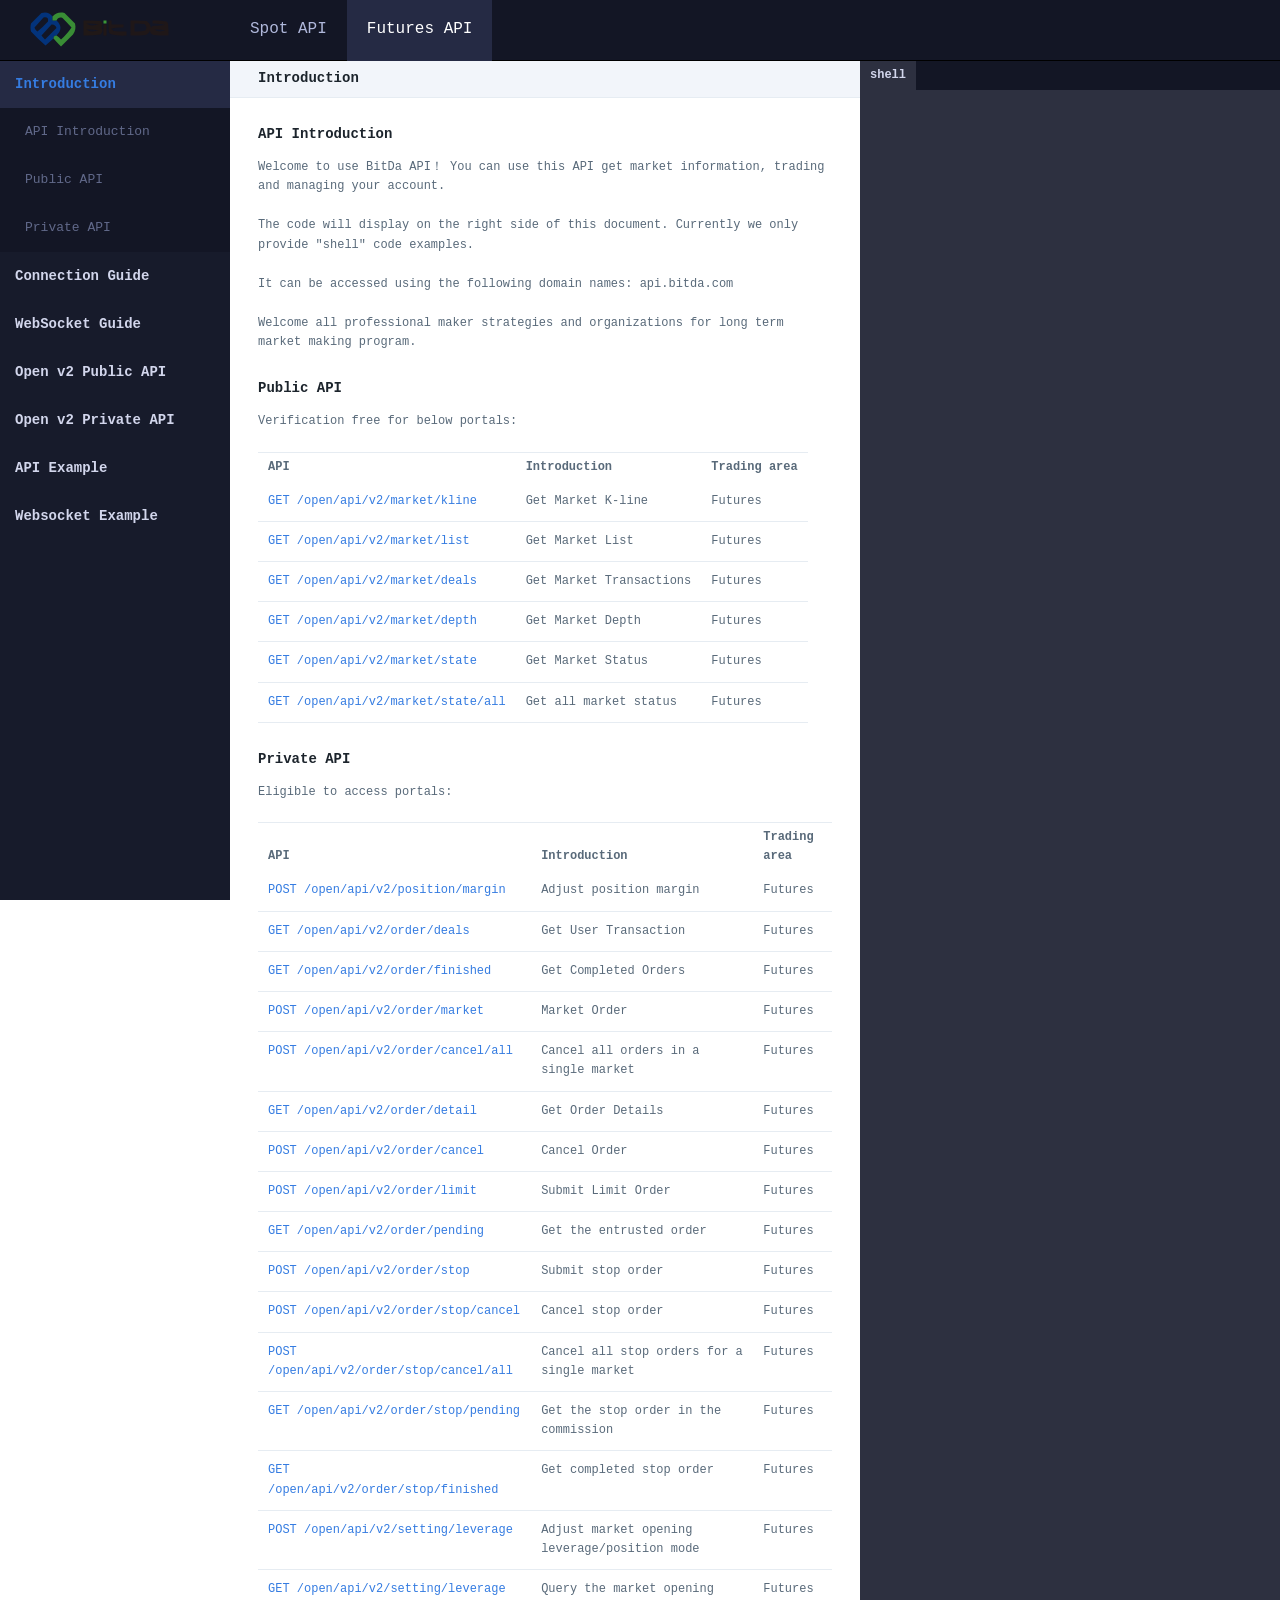
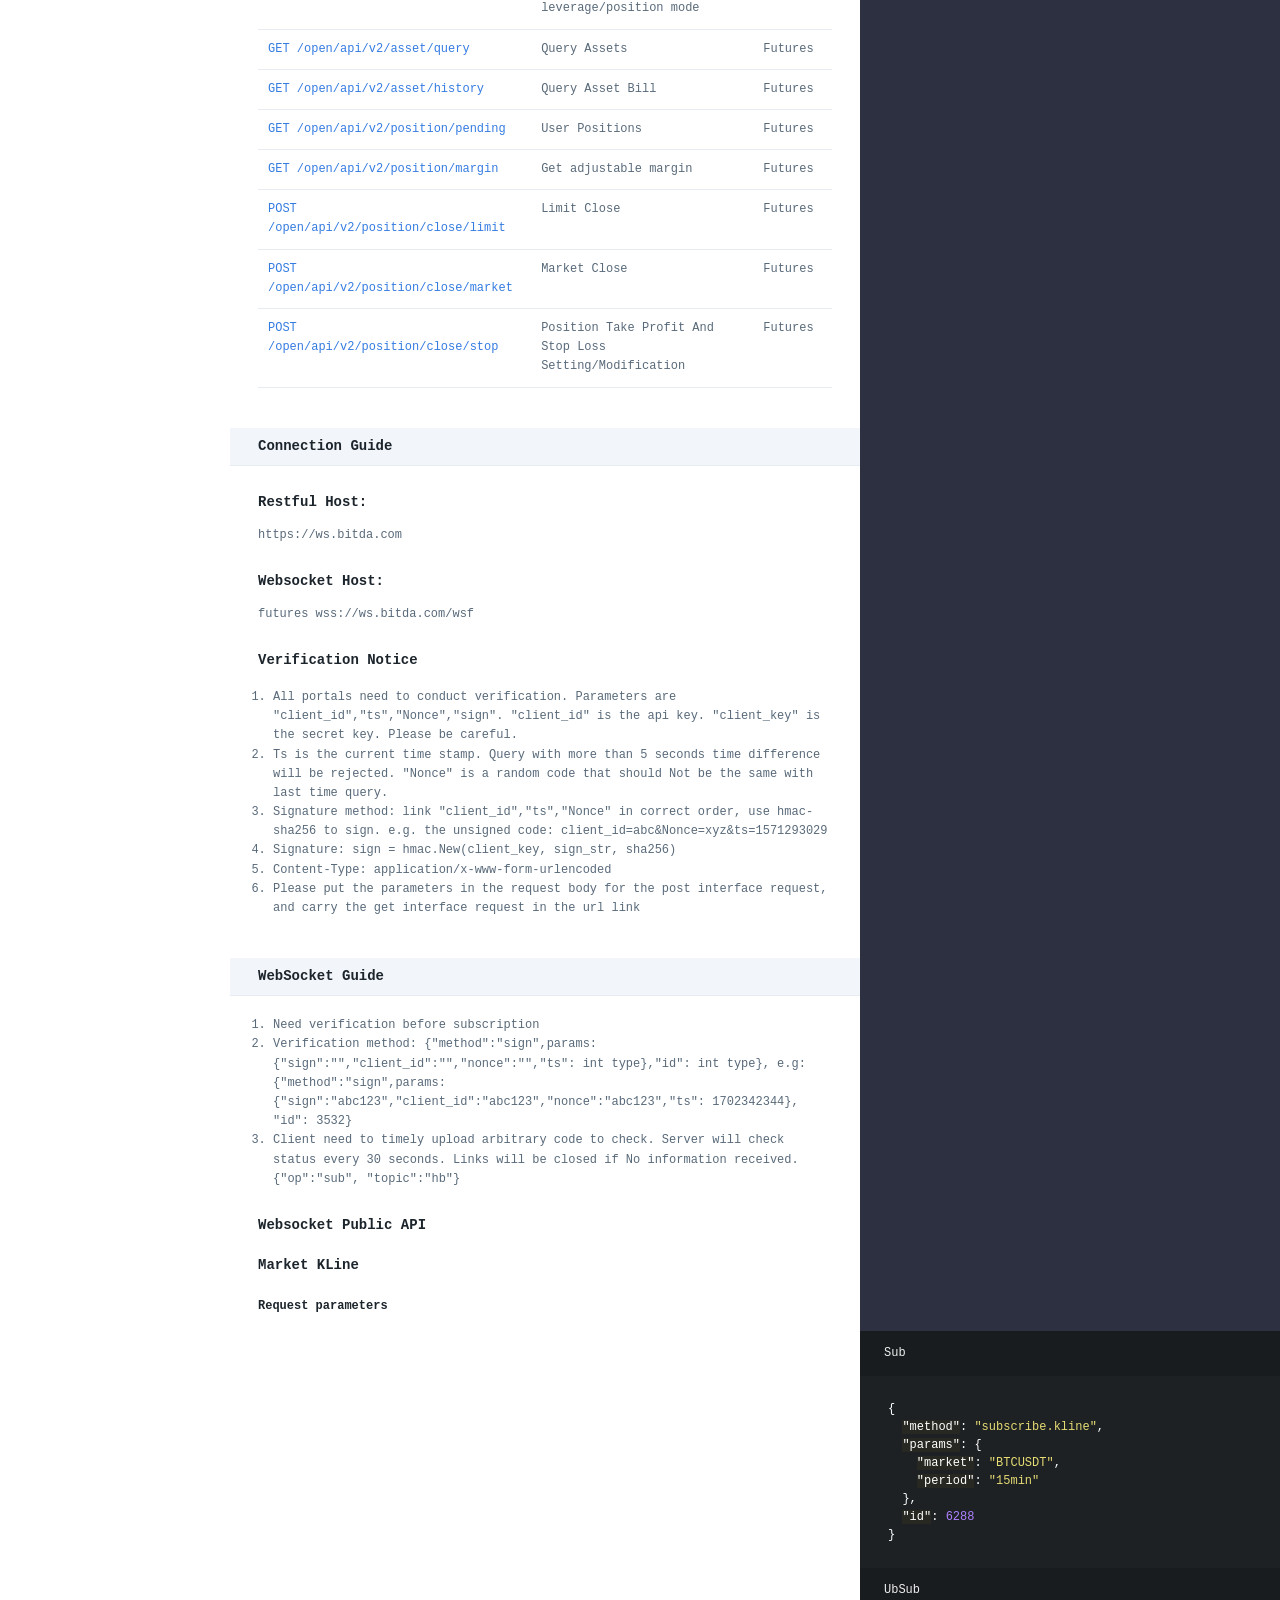
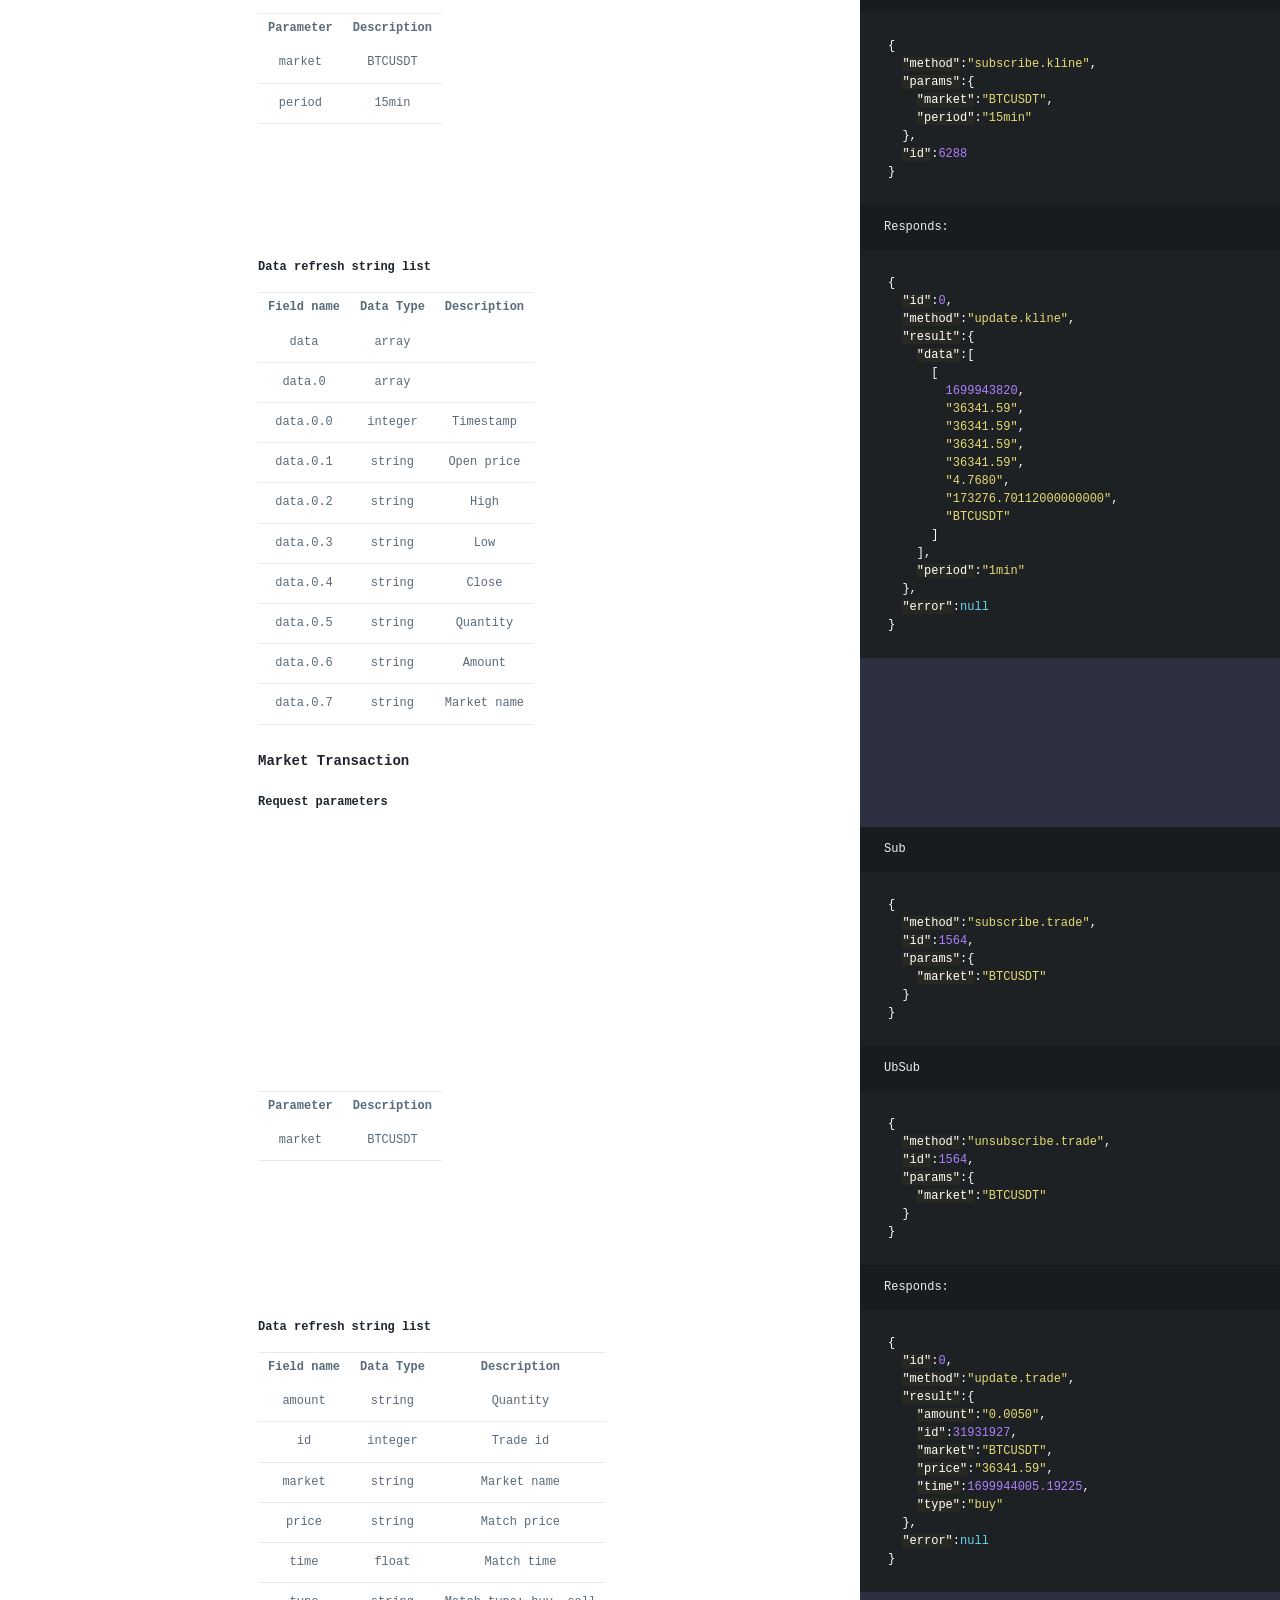
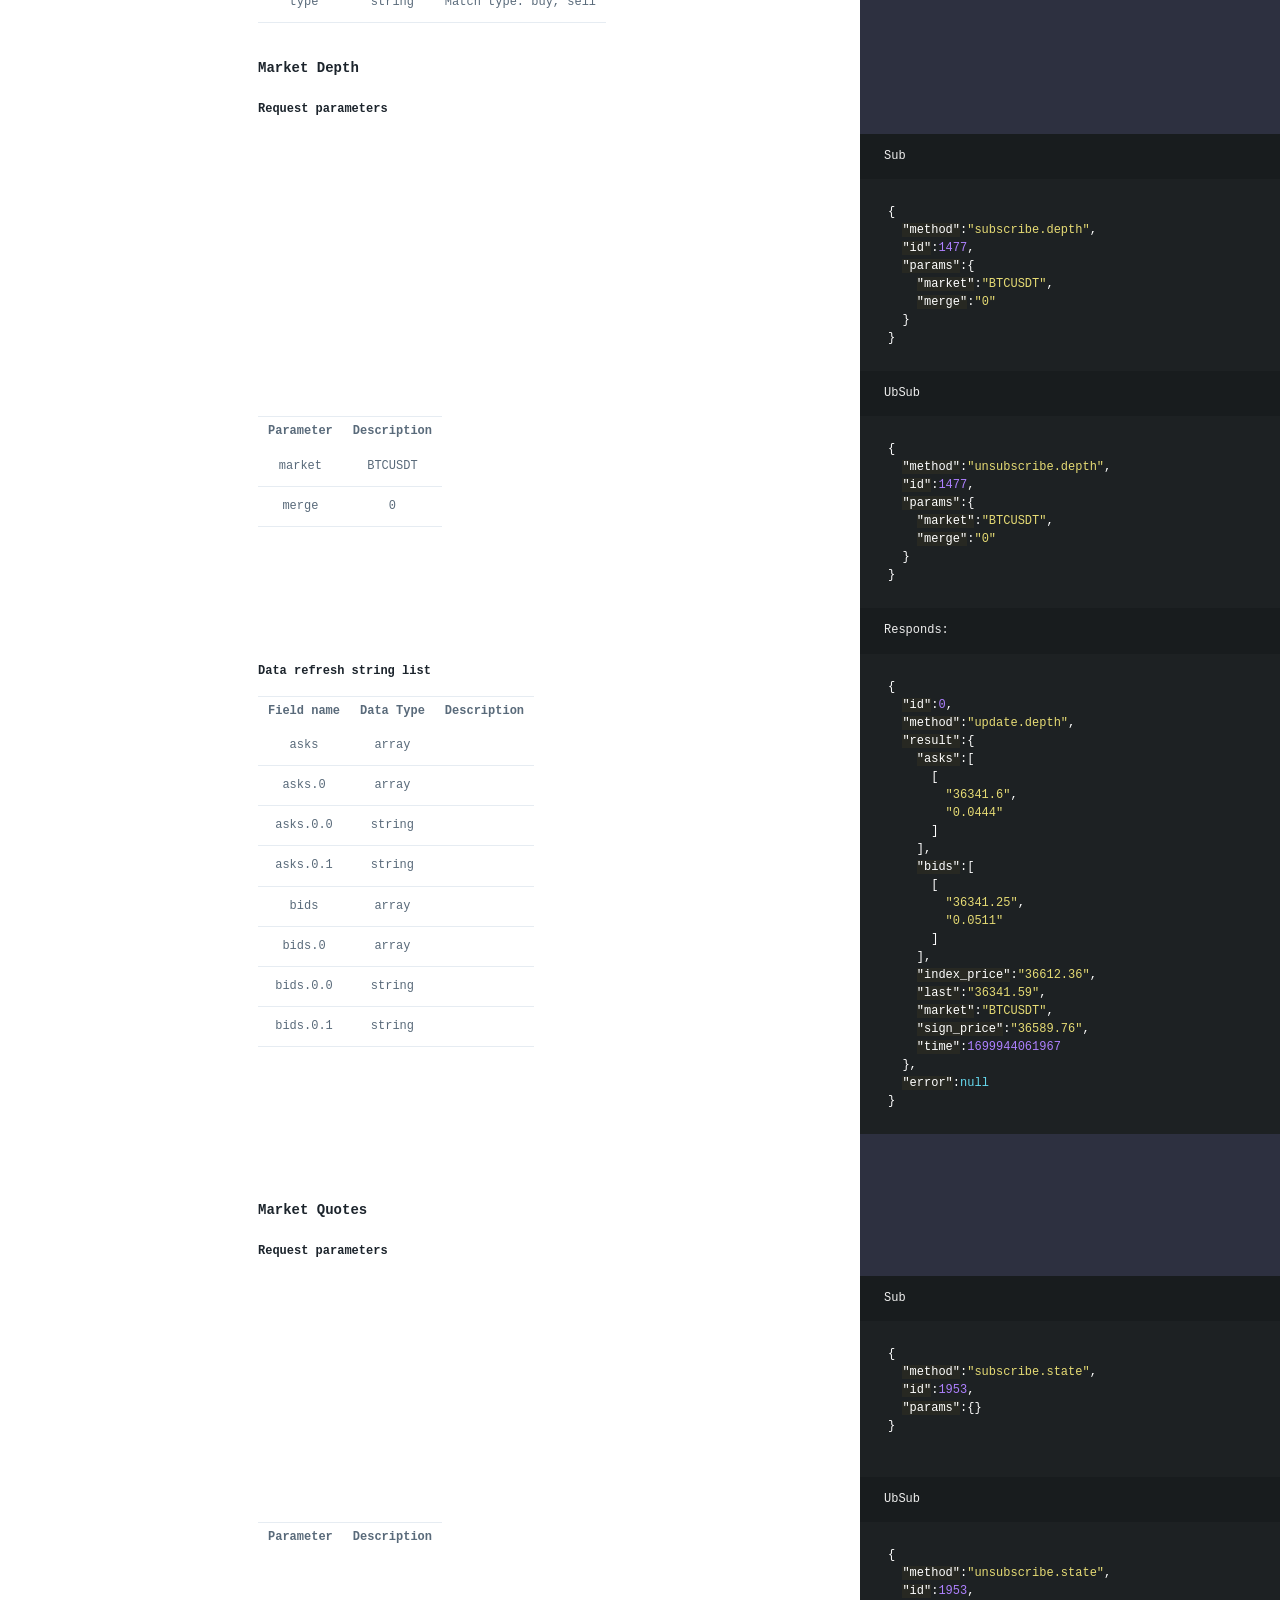
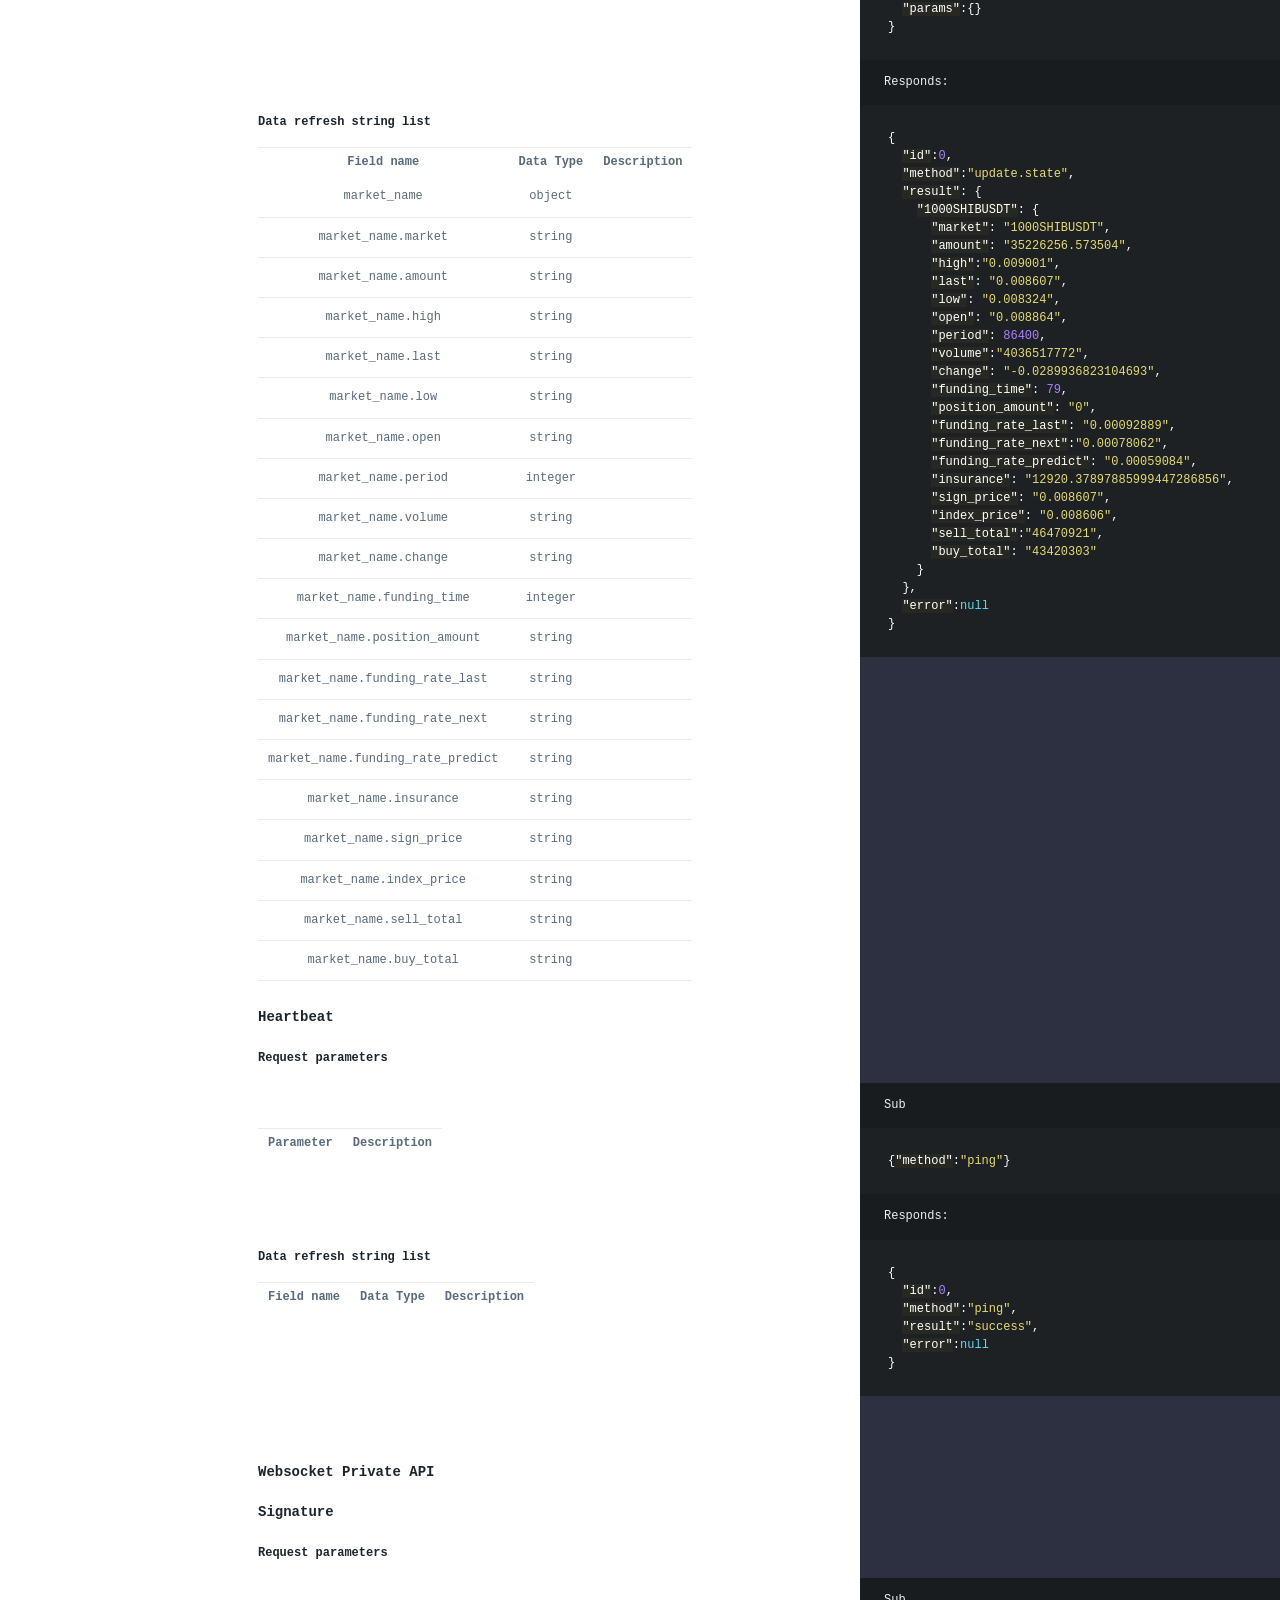
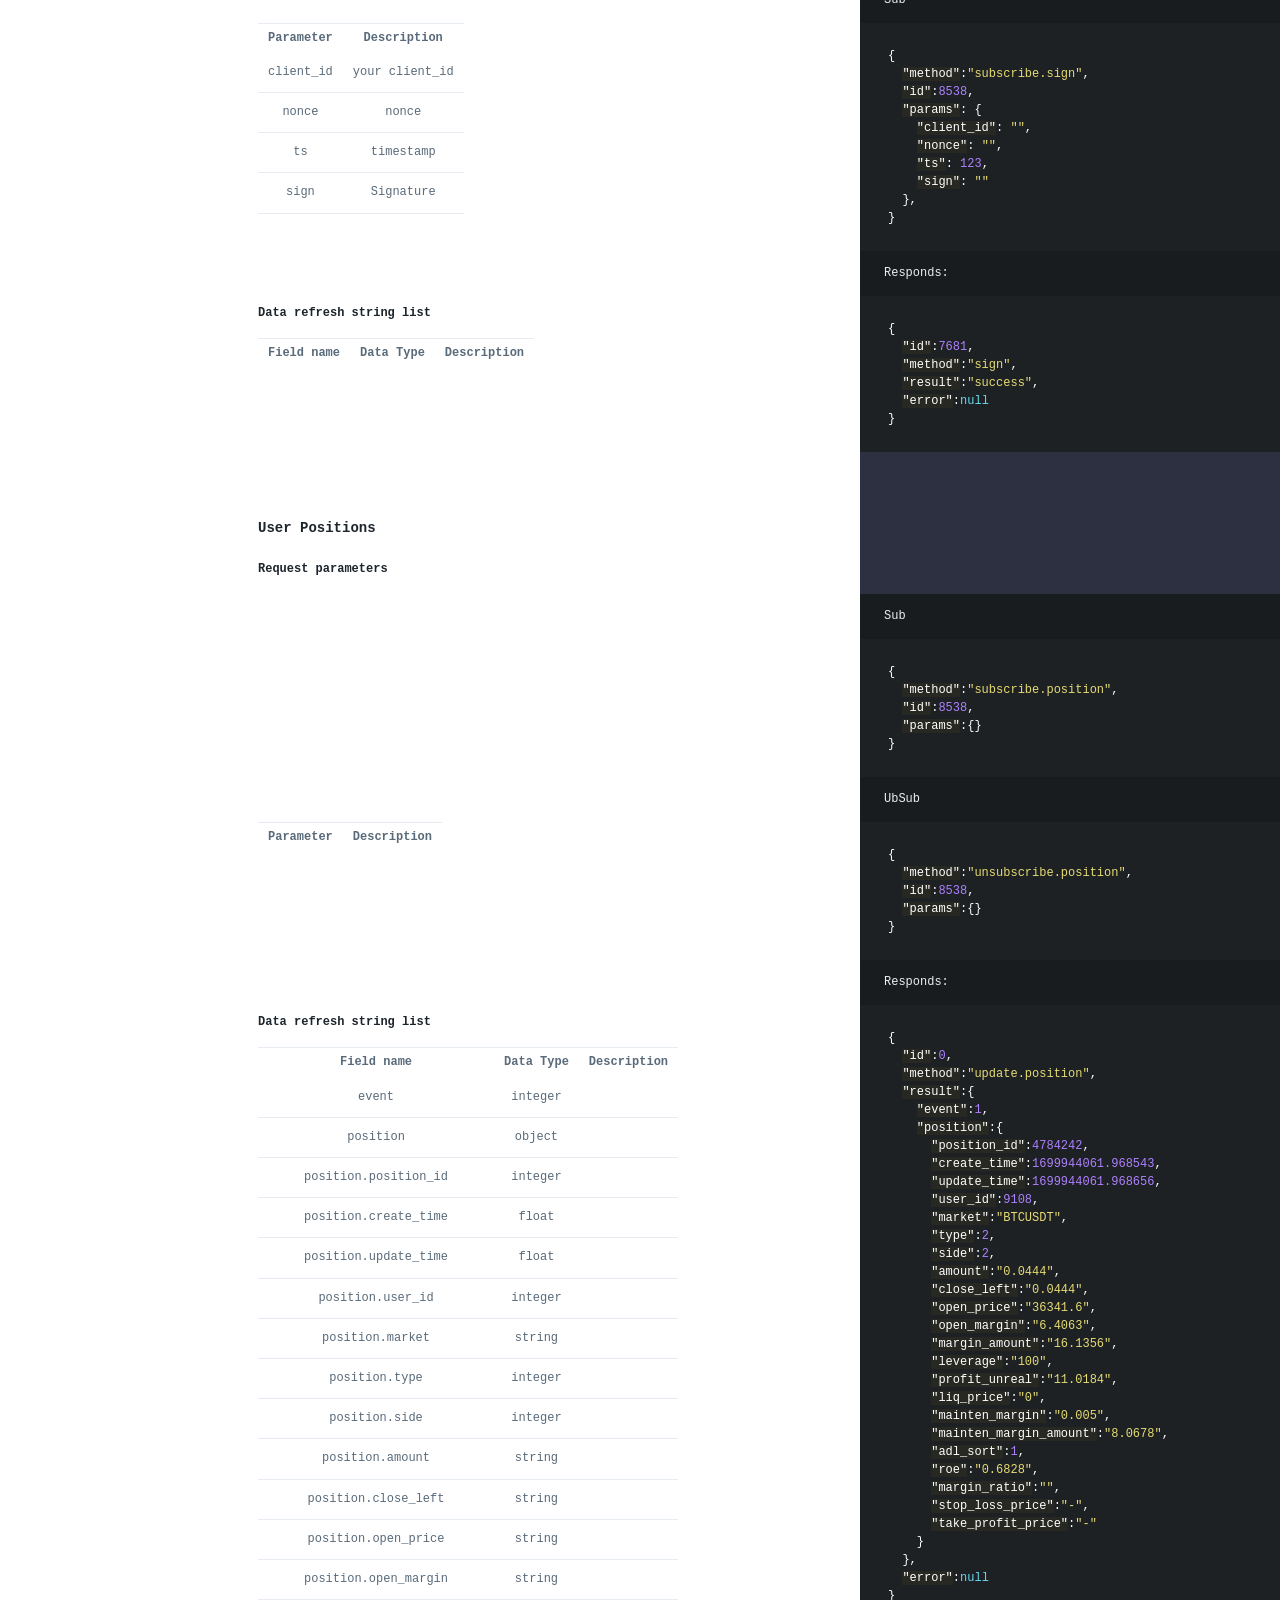
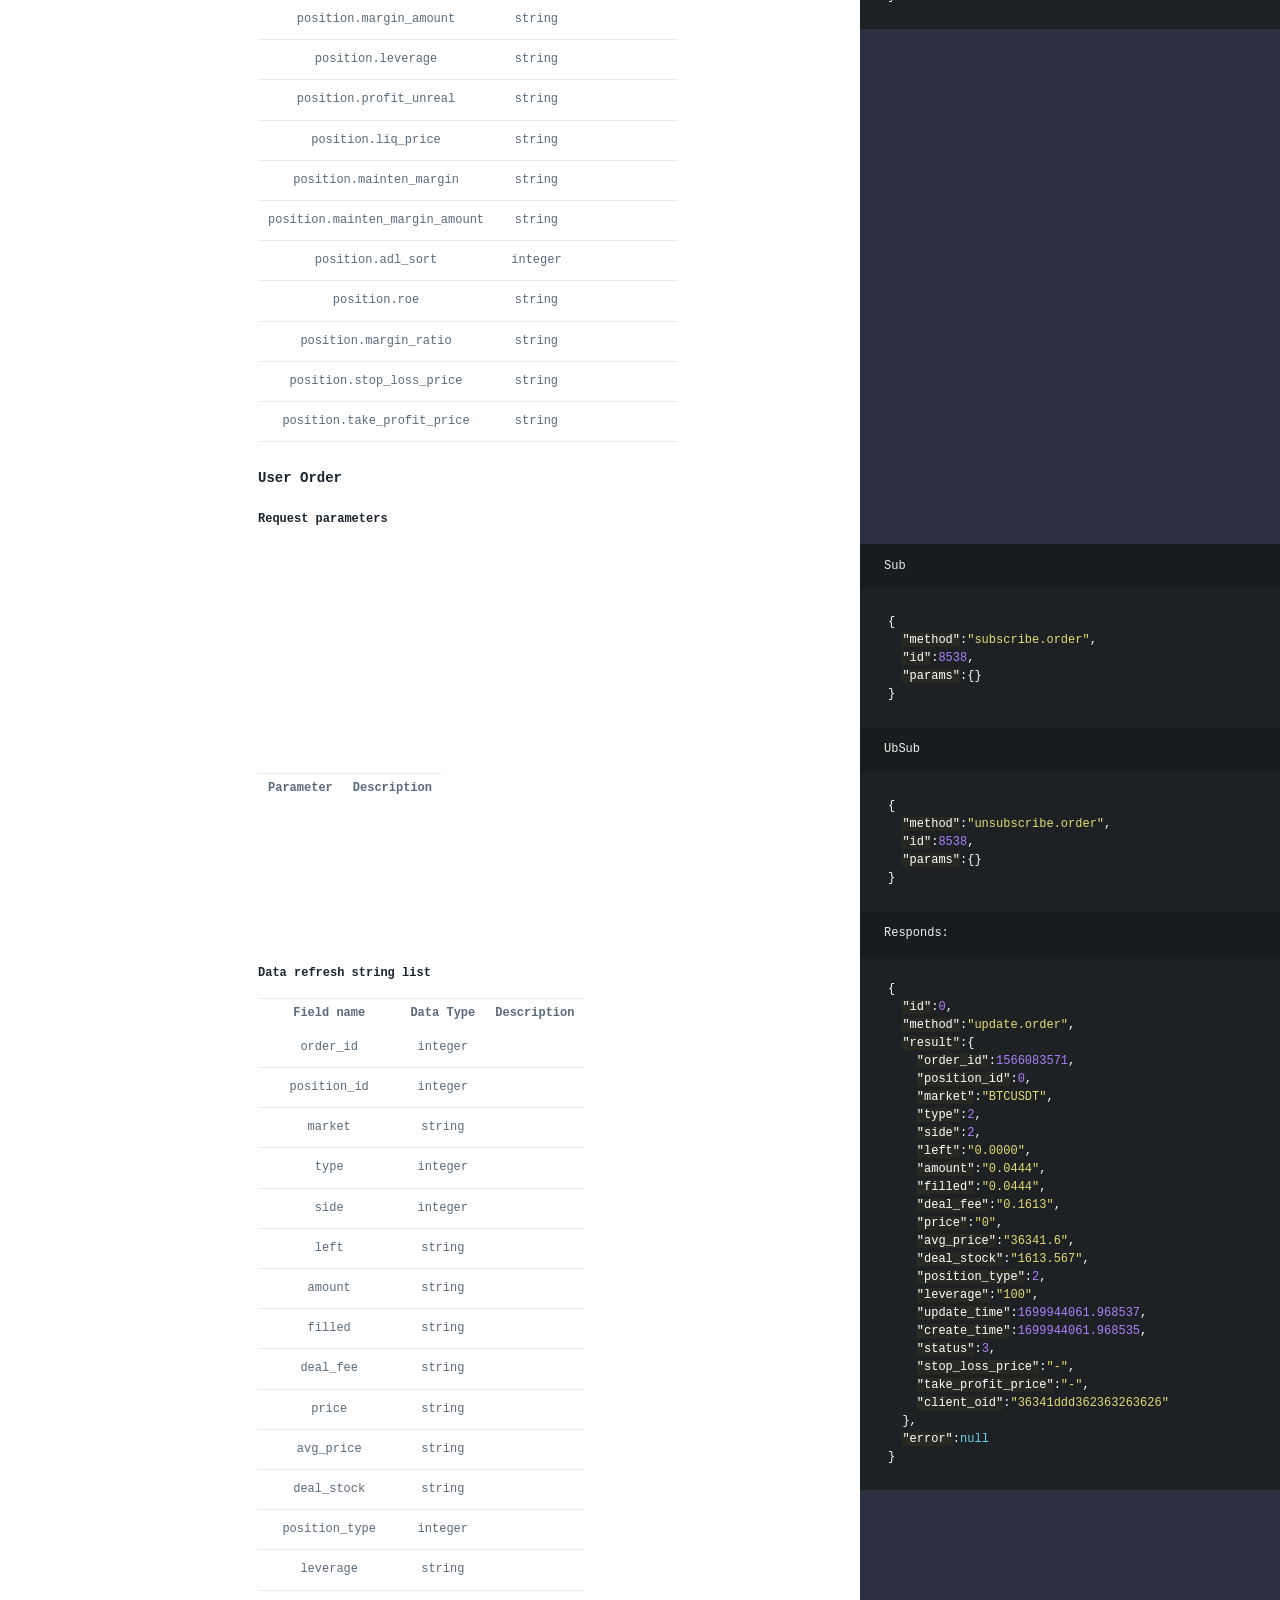
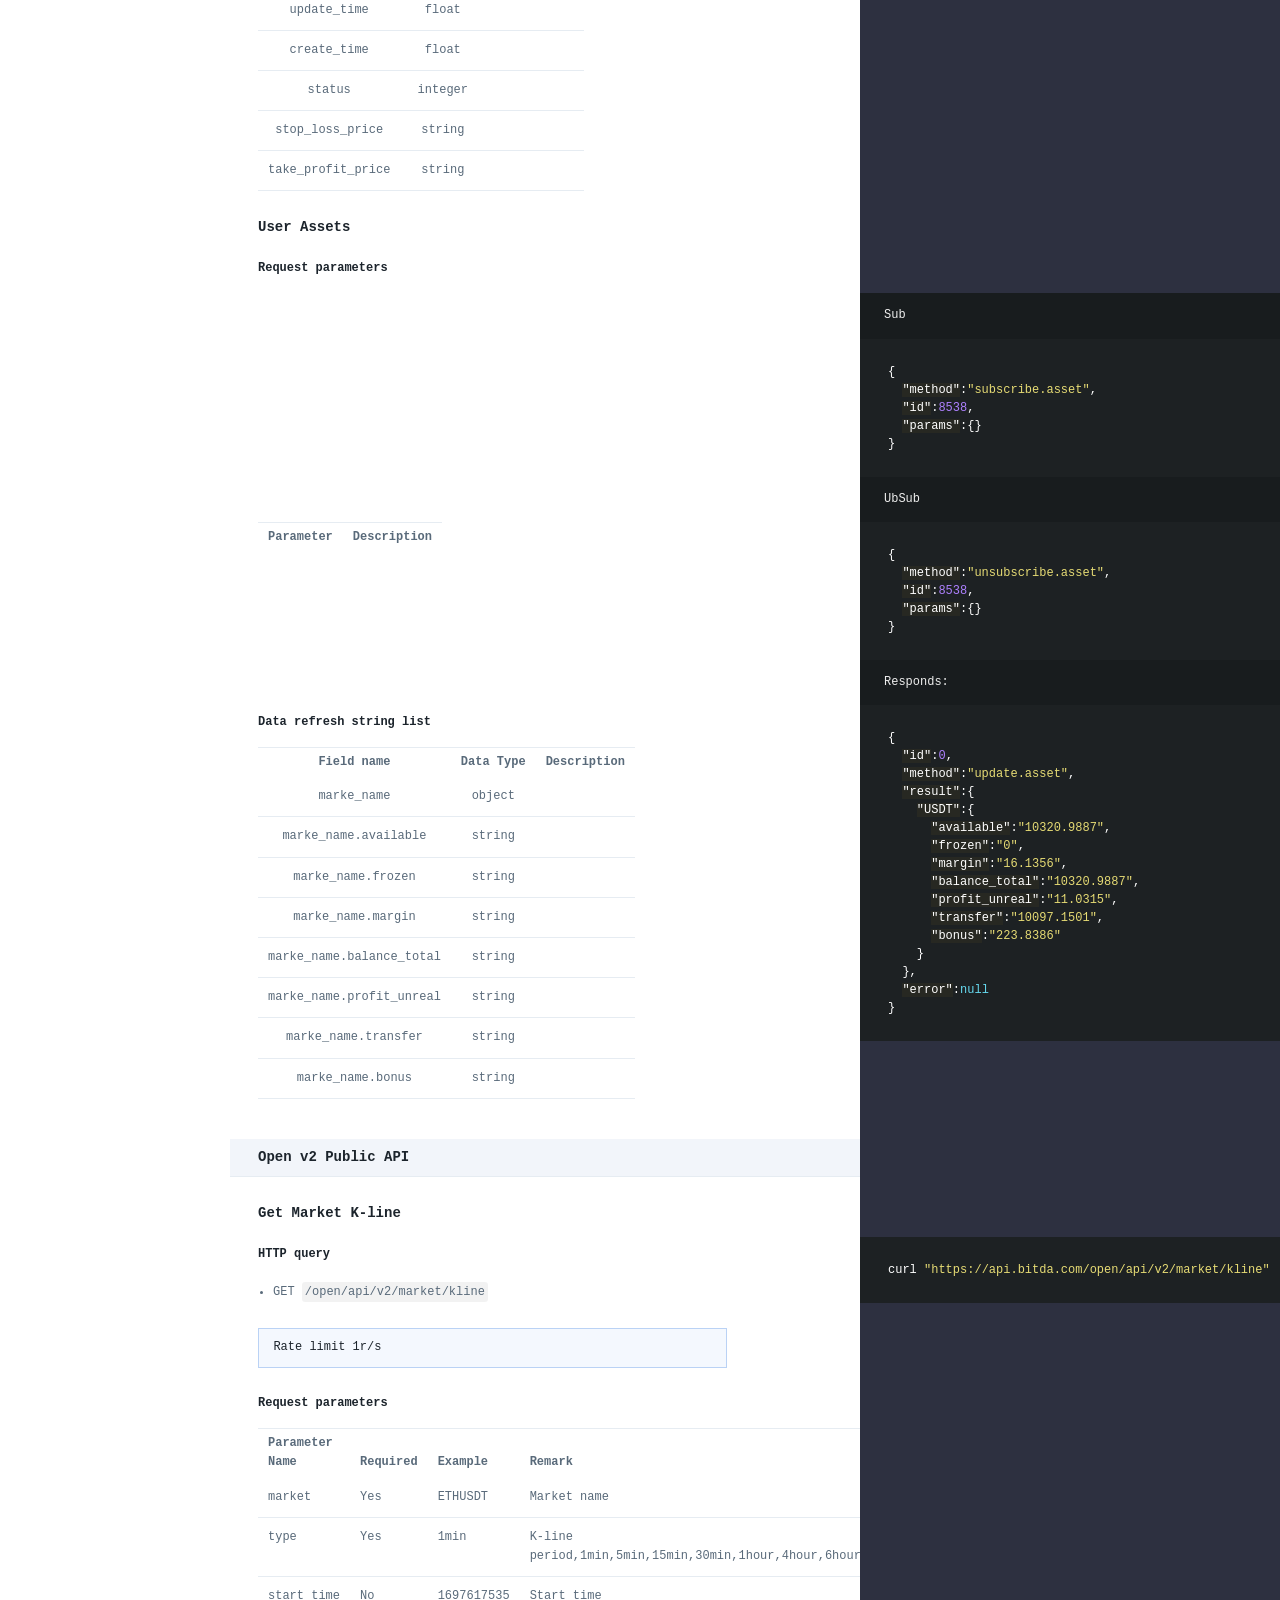
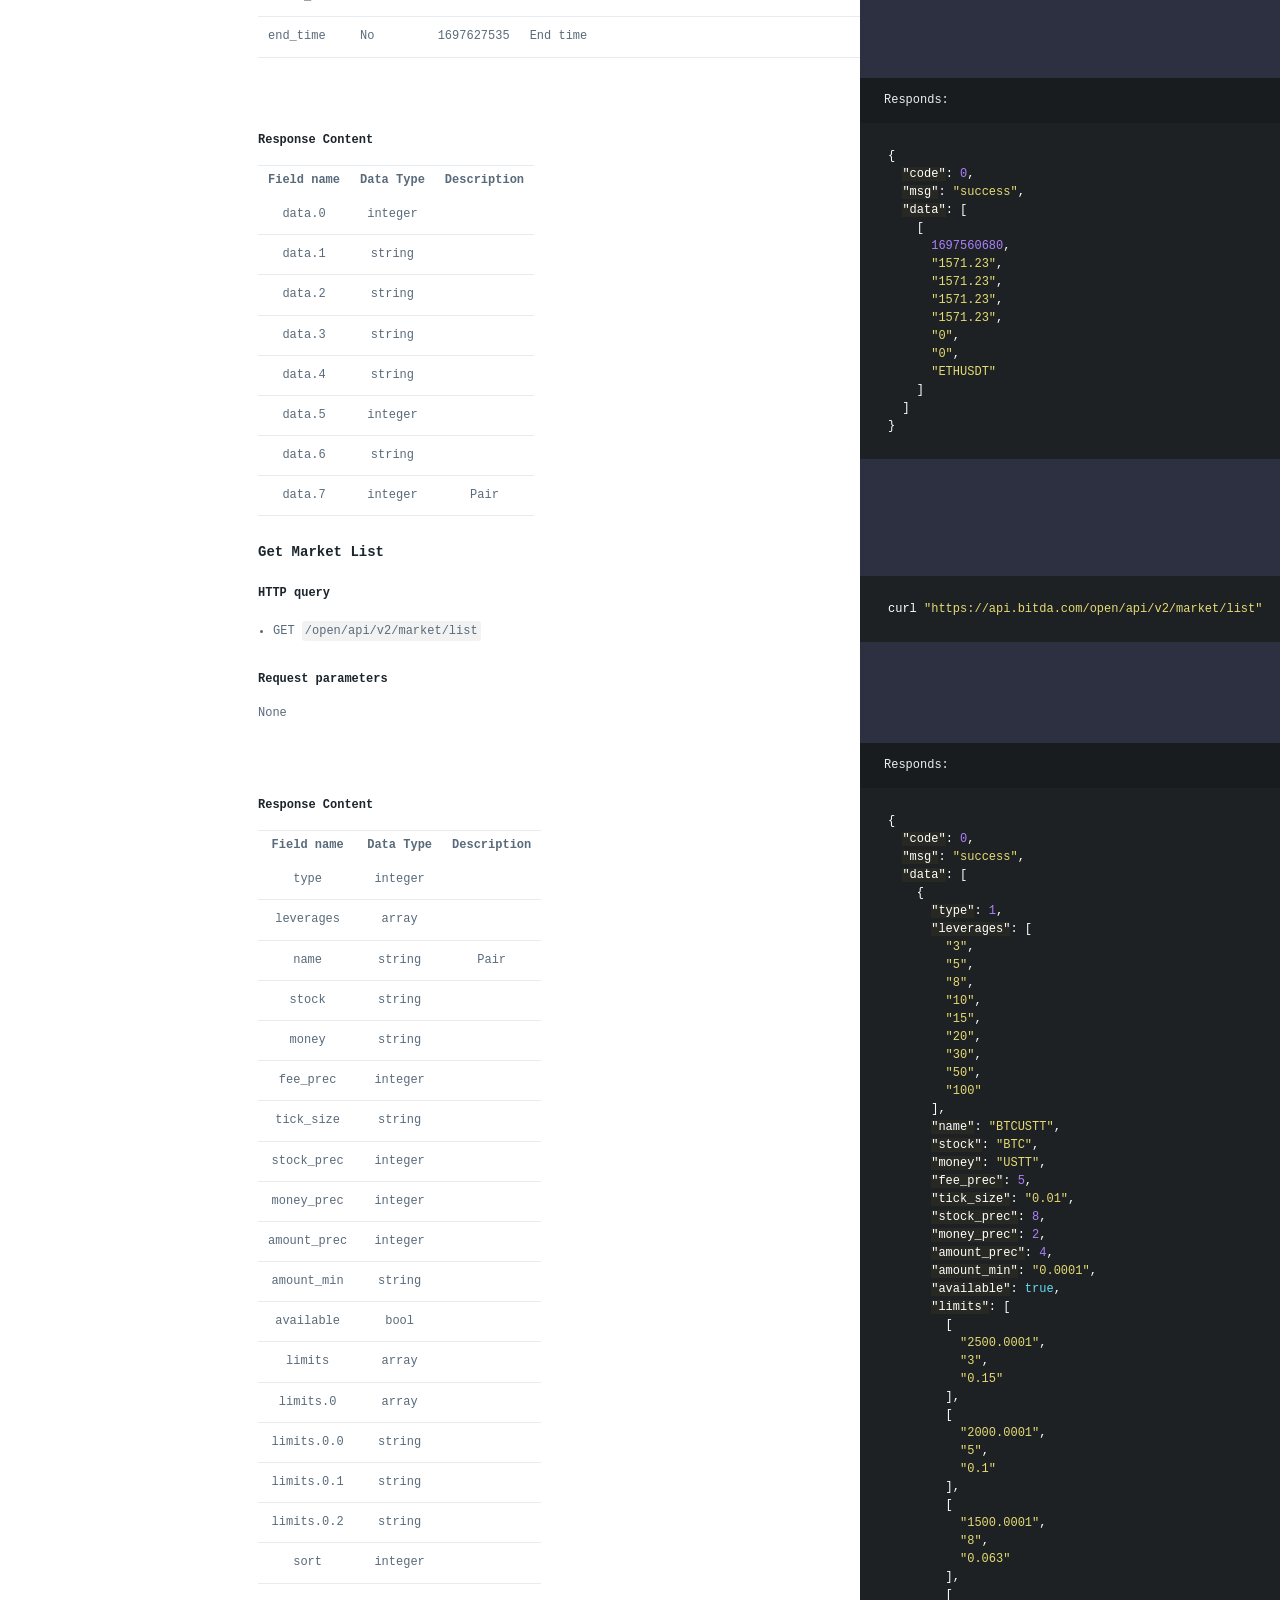
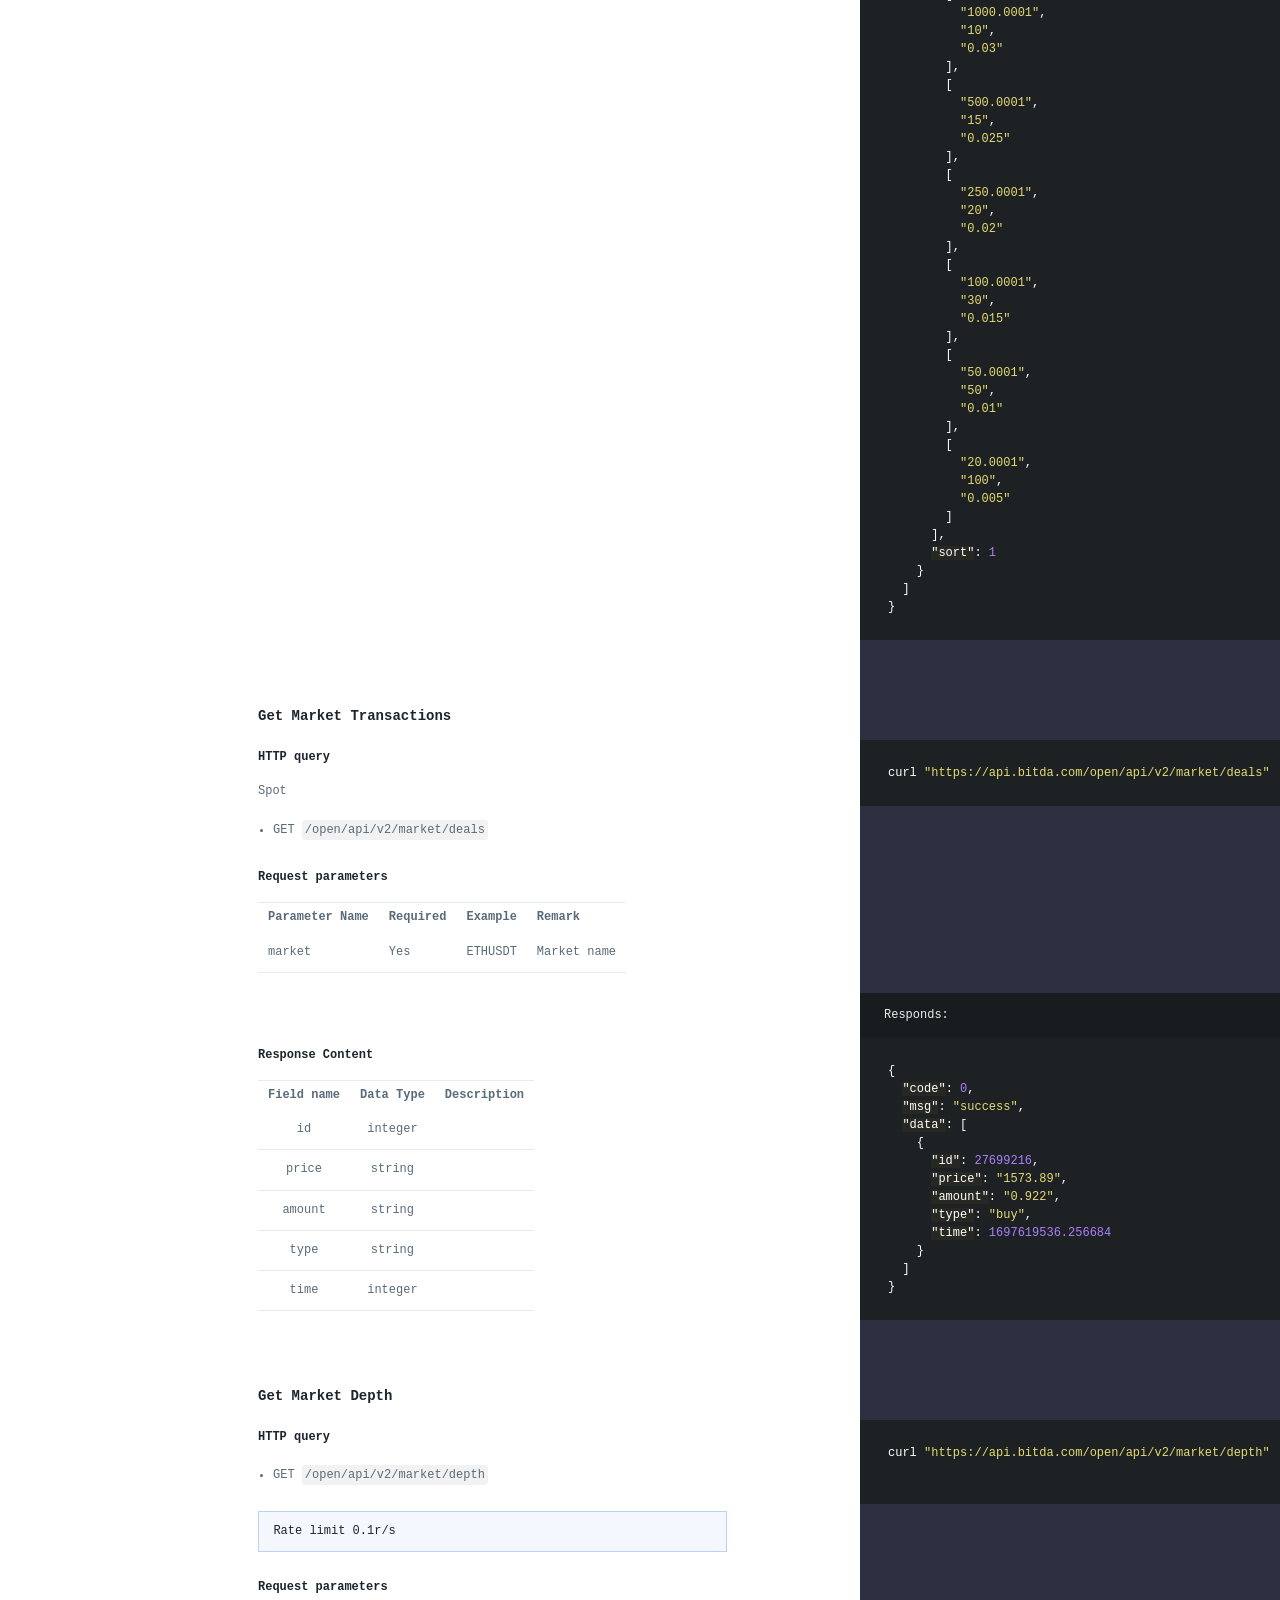
<file: futures/vgh-pages/gh-pages/index.html>
<!doctype html>
<html>
  <head>
    <meta charset="utf-8">
    <meta content="IE=edge,chrome=1" http-equiv="X-UA-Compatible">
    <meta name="viewport" content="width=device-width, initial-scale=1, maximum-scale=1">
    <link href="images/favicon-dede8a83.ico" rel="icon" type="image/ico" />
    <title>BitDa Futures API documentation</title>
    <style>
      .highlight table td { padding: 5px; }
.highlight table pre { margin: 0; }
.highlight .gh {
  color: #999999;
}
.highlight .sr {
  color: #f6aa11;
}
.highlight .go {
  color: #888888;
}
.highlight .gp {
  color: #555555;
}
.highlight .gs {
}
.highlight .gu {
  color: #aaaaaa;
}
.highlight .nb {
  color: #f6aa11;
}
.highlight .cm {
  color: #75715e;
}
.highlight .cp {
  color: #75715e;
}
.highlight .c1 {
  color: #75715e;
}
.highlight .cs {
  color: #75715e;
}
.highlight .c, .highlight .ch, .highlight .cd, .highlight .cpf {
  color: #75715e;
}
.highlight .err {
  color: #960050;
}
.highlight .gr {
  color: #960050;
}
.highlight .gt {
  color: #960050;
}
.highlight .gd {
  color: #49483e;
}
.highlight .gi {
  color: #49483e;
}
.highlight .ge {
  color: #49483e;
}
.highlight .kc {
  color: #66d9ef;
}
.highlight .kd {
  color: #66d9ef;
}
.highlight .kr {
  color: #66d9ef;
}
.highlight .no {
  color: #66d9ef;
}
.highlight .kt {
  color: #66d9ef;
}
.highlight .mf {
  color: #ae81ff;
}
.highlight .mh {
  color: #ae81ff;
}
.highlight .il {
  color: #ae81ff;
}
.highlight .mi {
  color: #ae81ff;
}
.highlight .mo {
  color: #ae81ff;
}
.highlight .m, .highlight .mb, .highlight .mx {
  color: #ae81ff;
}
.highlight .sc {
  color: #ae81ff;
}
.highlight .se {
  color: #ae81ff;
}
.highlight .ss {
  color: #ae81ff;
}
.highlight .sd {
  color: #e6db74;
}
.highlight .s2 {
  color: #e6db74;
}
.highlight .sb {
  color: #e6db74;
}
.highlight .sh {
  color: #e6db74;
}
.highlight .si {
  color: #e6db74;
}
.highlight .sx {
  color: #e6db74;
}
.highlight .s1 {
  color: #e6db74;
}
.highlight .s, .highlight .sa, .highlight .dl {
  color: #e6db74;
}
.highlight .na {
  color: #a6e22e;
}
.highlight .nc {
  color: #a6e22e;
}
.highlight .nd {
  color: #a6e22e;
}
.highlight .ne {
  color: #a6e22e;
}
.highlight .nf, .highlight .fm {
  color: #a6e22e;
}
.highlight .vc {
  color: #ffffff;
  background-color: #272822;
}
.highlight .nn {
  color: #ffffff;
  background-color: #272822;
}
.highlight .nl {
  color: #ffffff;
  background-color: #272822;
}
.highlight .ni {
  color: #ffffff;
  background-color: #272822;
}
.highlight .bp {
  color: #ffffff;
  background-color: #272822;
}
.highlight .vg {
  color: #ffffff;
  background-color: #272822;
}
.highlight .vi {
  color: #ffffff;
  background-color: #272822;
}
.highlight .nv, .highlight .vm {
  color: #ffffff;
  background-color: #272822;
}
.highlight .w {
  color: #ffffff;
  background-color: #272822;
}
.highlight {
  color: #ffffff;
  background-color: #272822;
}
.highlight .n, .highlight .py, .highlight .nx {
  color: #ffffff;
  background-color: #272822;
}
.highlight .ow {
  color: #f92672;
}
.highlight .nt {
  color: #f92672;
}
.highlight .k, .highlight .kv {
  color: #f92672;
}
.highlight .kn {
  color: #f92672;
}
.highlight .kp {
  color: #f92672;
}
.highlight .o {
  color: #f92672;
}
    </style>
    <link href="stylesheets/screen-5556f010.css" rel="stylesheet" media="screen" />
    <link href="stylesheets/print-92353496.css" rel="stylesheet" media="print" />
      <script src="javascripts/all_nosearch-c275c2f6.js"></script>
  </head>

  <body class="index" data-languages="[&quot;shell&quot;]">
    <a href="#" id="nav-button">
      <span>
        <img src="images/navbar-cad8cdcb.png" alt="" />
      </span>
    </a>
    <header>
      <div class="flex_box">
        <a href="https://www.bitda.com">
          <img src="images/logo-412170ab.svg" class="logo" alt="" />
        </a>
        <div class="nav_box">
          <span class="nav_cell nav_tab">
            <a href="/spot/v1/en/" id="btn_spot">现货API</a>
          </span>
          <span class="nav_cell nav_tab nav_active">
            <a href="/futures/v1/en/" id="btn_futures">合约API</a>
          </span>
        </div>
      </div>
      <a href="/futures/v1/en/" class="lang" id="lang_box">en</a>
    </header>
    <div class="toc-wrapper">
        <div class="lang-selector">
              <a href="#" data-language-name="shell">shell</a>
        </div>
      <ul id="toc" class="toc-list-h1">
          <li>
            <a href="#introduction" class="toc-h1 toc-link" data-title="Introduction">Introduction</a>
              <ul class="toc-list-h2">
                  <li>
                    <a href="#api-introduction" class="toc-h2 toc-link" data-title="API Introduction">API Introduction</a>
                  </li>
                  <li>
                    <a href="#public-api" class="toc-h2 toc-link" data-title="Public API">Public API</a>
                  </li>
                  <li>
                    <a href="#private-api" class="toc-h2 toc-link" data-title="Private API">Private API</a>
                  </li>
              </ul>
          </li>
          <li>
            <a href="#connection-guide" class="toc-h1 toc-link" data-title="Connection Guide">Connection Guide</a>
              <ul class="toc-list-h2">
                  <li>
                    <a href="#restful-host" class="toc-h2 toc-link" data-title="Restful Host:">Restful Host:</a>
                  </li>
                  <li>
                    <a href="#websocket-host" class="toc-h2 toc-link" data-title="Websocket Host:">Websocket Host:</a>
                  </li>
                  <li>
                    <a href="#verification-notice" class="toc-h2 toc-link" data-title="Verification Notice">Verification Notice</a>
                  </li>
              </ul>
          </li>
          <li>
            <a href="#websocket-guide" class="toc-h1 toc-link" data-title="WebSocket Guide">WebSocket Guide</a>
              <ul class="toc-list-h2">
                  <li>
                    <a href="#websocket-public-api" class="toc-h2 toc-link" data-title="Websocket Public API">Websocket Public API</a>
                  </li>
                  <li>
                    <a href="#market-kline" class="toc-h2 toc-link" data-title="Market KLine">Market KLine</a>
                  </li>
                  <li>
                    <a href="#market-transaction" class="toc-h2 toc-link" data-title="Market Transaction">Market Transaction</a>
                  </li>
                  <li>
                    <a href="#market-depth" class="toc-h2 toc-link" data-title="Market Depth">Market Depth</a>
                  </li>
                  <li>
                    <a href="#market-quotes" class="toc-h2 toc-link" data-title="Market Quotes">Market Quotes</a>
                  </li>
                  <li>
                    <a href="#heartbeat" class="toc-h2 toc-link" data-title="Heartbeat">Heartbeat</a>
                  </li>
                  <li>
                    <a href="#websocket-private-api" class="toc-h2 toc-link" data-title="Websocket Private API">Websocket Private API</a>
                  </li>
                  <li>
                    <a href="#signature" class="toc-h2 toc-link" data-title="Signature">Signature</a>
                  </li>
                  <li>
                    <a href="#user-positions" class="toc-h2 toc-link" data-title="User Positions">User Positions</a>
                  </li>
                  <li>
                    <a href="#user-order" class="toc-h2 toc-link" data-title="User Order">User Order</a>
                  </li>
                  <li>
                    <a href="#user-assets" class="toc-h2 toc-link" data-title="User Assets">User Assets</a>
                  </li>
              </ul>
          </li>
          <li>
            <a href="#open-v2-public-api" class="toc-h1 toc-link" data-title="Open v2 Public API">Open v2 Public API</a>
              <ul class="toc-list-h2">
                  <li>
                    <a href="#get-market-k-line" class="toc-h2 toc-link" data-title="Get Market K-line">Get Market K-line</a>
                  </li>
                  <li>
                    <a href="#get-market-list" class="toc-h2 toc-link" data-title="Get Market List">Get Market List</a>
                  </li>
                  <li>
                    <a href="#get-market-transactions" class="toc-h2 toc-link" data-title="Get Market Transactions">Get Market Transactions</a>
                  </li>
                  <li>
                    <a href="#get-market-depth" class="toc-h2 toc-link" data-title="Get Market Depth">Get Market Depth</a>
                  </li>
                  <li>
                    <a href="#get-market-status" class="toc-h2 toc-link" data-title="Get Market Status">Get Market Status</a>
                  </li>
                  <li>
                    <a href="#get-all-market-status" class="toc-h2 toc-link" data-title="Get All Market Status">Get All Market Status</a>
                  </li>
              </ul>
          </li>
          <li>
            <a href="#open-v2-private-api" class="toc-h1 toc-link" data-title="Open v2 Private API">Open v2 Private API</a>
              <ul class="toc-list-h2">
                  <li>
                    <a href="#adjust-position-margin" class="toc-h2 toc-link" data-title="Adjust Position Margin">Adjust Position Margin</a>
                  </li>
                  <li>
                    <a href="#get-user-transaction" class="toc-h2 toc-link" data-title="Get User Transaction">Get User Transaction</a>
                  </li>
                  <li>
                    <a href="#get-completed-orders" class="toc-h2 toc-link" data-title="Get Completed Orders">Get Completed Orders</a>
                  </li>
                  <li>
                    <a href="#market-order" class="toc-h2 toc-link" data-title="Market Order">Market Order</a>
                  </li>
                  <li>
                    <a href="#cancel-all-orders-in-a-single-market" class="toc-h2 toc-link" data-title="Cancel all orders in a single market">Cancel all orders in a single market</a>
                  </li>
                  <li>
                    <a href="#get-order-details" class="toc-h2 toc-link" data-title="Get Order Details">Get Order Details</a>
                  </li>
                  <li>
                    <a href="#cancel-order" class="toc-h2 toc-link" data-title="Cancel Order">Cancel Order</a>
                  </li>
                  <li>
                    <a href="#submit-limit-order" class="toc-h2 toc-link" data-title="Submit Limit Order">Submit Limit Order</a>
                  </li>
                  <li>
                    <a href="#get-the-entrusted-order" class="toc-h2 toc-link" data-title="Get the entrusted order">Get the entrusted order</a>
                  </li>
                  <li>
                    <a href="#submit-stop-order" class="toc-h2 toc-link" data-title="Submit stop order">Submit stop order</a>
                  </li>
                  <li>
                    <a href="#cancel-stop-order" class="toc-h2 toc-link" data-title="Cancel stop order">Cancel stop order</a>
                  </li>
                  <li>
                    <a href="#cancel-all-stop-orders-for-a-single-market" class="toc-h2 toc-link" data-title="Cancel all stop orders for a single market">Cancel all stop orders for a single market</a>
                  </li>
                  <li>
                    <a href="#get-the-stop-order-in-the-commission" class="toc-h2 toc-link" data-title="Get the stop order in the commission">Get the stop order in the commission</a>
                  </li>
                  <li>
                    <a href="#get-completed-stop-order" class="toc-h2 toc-link" data-title="Get completed stop order">Get completed stop order</a>
                  </li>
                  <li>
                    <a href="#adjust-market-opening-leverage-position-mode" class="toc-h2 toc-link" data-title="Adjust market opening leverage/position mode">Adjust market opening leverage/position mode</a>
                  </li>
                  <li>
                    <a href="#query-the-market-opening-leverage-position-mode" class="toc-h2 toc-link" data-title="Query the market opening leverage/position mode">Query the market opening leverage/position mode</a>
                  </li>
                  <li>
                    <a href="#query-assets" class="toc-h2 toc-link" data-title="Query Assets">Query Assets</a>
                  </li>
                  <li>
                    <a href="#query-asset-bill" class="toc-h2 toc-link" data-title="Query Asset Bill">Query Asset Bill</a>
                  </li>
                  <li>
                    <a href="#user-positions-2" class="toc-h2 toc-link" data-title="User Positions">User Positions</a>
                  </li>
                  <li>
                    <a href="#get-adjustable-margin" class="toc-h2 toc-link" data-title="Get adjustable margin">Get adjustable margin</a>
                  </li>
                  <li>
                    <a href="#limit-close" class="toc-h2 toc-link" data-title="Limit Close">Limit Close</a>
                  </li>
                  <li>
                    <a href="#market-close" class="toc-h2 toc-link" data-title="Market Close">Market Close</a>
                  </li>
                  <li>
                    <a href="#position-take-profit-and-stop-loss-setting-modification" class="toc-h2 toc-link" data-title="Position Take Profit And Stop Loss Setting/Modification">Position Take Profit And Stop Loss Setting/Modification</a>
                  </li>
              </ul>
          </li>
          <li>
            <a href="#api-example" class="toc-h1 toc-link" data-title="API Example">API Example</a>
          </li>
          <li>
            <a href="#websocket-example" class="toc-h1 toc-link" data-title="Websocket Example">Websocket Example</a>
          </li>
      </ul>
    </div>
    <div class="page-wrapper">
      <div class="dark-box"></div>
      <div class="content">
        <h1 id='introduction'>Introduction</h1><h2 id='api-introduction'>API Introduction</h2>
<p>Welcome to use BitDa API！ You can use this API get market information, trading and managing your account.</p>

<p>The code will display on the right side of this document. Currently we only provide &quot;shell&quot; code examples.</p>

<p>It can be accessed using the following domain names: api.bitda.com</p>

<p>Welcome all professional maker strategies and organizations for long term market making program.</p>
<h2 id='public-api'>Public API</h2>
<p>Verification free for below portals:</p>

<table><thead>
<tr>
<th>API</th>
<th>Introduction</th>
<th>Trading area</th>
</tr>
</thead><tbody>
<tr>
<td><a href="#get-market-k-line">GET /open/api/v2/market/kline</a></td>
<td>Get Market K-line</td>
<td>Futures</td>
</tr>
<tr>
<td><a href="#get-market-list">GET  /open/api/v2/market/list</a></td>
<td>Get Market List</td>
<td>Futures</td>
</tr>
<tr>
<td><a href="#get-market-transactions">GET /open/api/v2/market/deals</a></td>
<td>Get Market Transactions</td>
<td>Futures</td>
</tr>
<tr>
<td><a href="#get-market-depth">GET /open/api/v2/market/depth</a></td>
<td>Get Market Depth</td>
<td>Futures</td>
</tr>
<tr>
<td><a href="#get-market-status">GET /open/api/v2/market/state</a></td>
<td>Get Market Status</td>
<td>Futures</td>
</tr>
<tr>
<td><a href="#get-all-market-status">GET /open/api/v2/market/state/all</a></td>
<td>Get all market status</td>
<td>Futures</td>
</tr>
</tbody></table>
<h2 id='private-api'>Private API</h2>
<p>Eligible to access portals:</p>

<table><thead>
<tr>
<th>API</th>
<th>Introduction</th>
<th>Trading area</th>
</tr>
</thead><tbody>
<tr>
<td><a href="#adjust-position-margin">POST /open/api/v2/position/margin</a></td>
<td>Adjust position margin</td>
<td>Futures</td>
</tr>
<tr>
<td><a href="#get-user-transaction">GET /open/api/v2/order/deals</a></td>
<td>Get User Transaction</td>
<td>Futures</td>
</tr>
<tr>
<td><a href="#get-completed-orders">GET /open/api/v2/order/finished</a></td>
<td>Get Completed Orders</td>
<td>Futures</td>
</tr>
<tr>
<td><a href="#market-order">POST /open/api/v2/order/market</a></td>
<td>Market Order</td>
<td>Futures</td>
</tr>
<tr>
<td><a href="#cancel-all-orders-in-a-single-market">POST /open/api/v2/order/cancel/all</a></td>
<td>Cancel all orders in a single market</td>
<td>Futures</td>
</tr>
<tr>
<td><a href="#get-order-details">GET /open/api/v2/order/detail</a></td>
<td>Get Order Details</td>
<td>Futures</td>
</tr>
<tr>
<td><a href="#cancel-order">POST /open/api/v2/order/cancel</a></td>
<td>Cancel Order</td>
<td>Futures</td>
</tr>
<tr>
<td><a href="#submit-limit-order">POST /open/api/v2/order/limit</a></td>
<td>Submit Limit Order</td>
<td>Futures</td>
</tr>
<tr>
<td><a href="#get-the-entrusted-order">GET /open/api/v2/order/pending</a></td>
<td>Get the entrusted order</td>
<td>Futures</td>
</tr>
<tr>
<td><a href="#submit-stop-order">POST /open/api/v2/order/stop</a></td>
<td>Submit stop order</td>
<td>Futures</td>
</tr>
<tr>
<td><a href="#cancel-stop-order">POST /open/api/v2/order/stop/cancel</a></td>
<td>Cancel stop order</td>
<td>Futures</td>
</tr>
<tr>
<td><a href="#cancel-all-stop-orders-for-a-single-market">POST /open/api/v2/order/stop/cancel/all</a></td>
<td>Cancel all stop orders for a single market</td>
<td>Futures</td>
</tr>
<tr>
<td><a href="#get-the-stop-order-in-the-commission">GET /open/api/v2/order/stop/pending</a></td>
<td>Get the stop order in the commission</td>
<td>Futures</td>
</tr>
<tr>
<td><a href="#get-completed-stop-order">GET /open/api/v2/order/stop/finished</a></td>
<td>Get completed stop order</td>
<td>Futures</td>
</tr>
<tr>
<td><a href="#adjust-market-opening-leverage-position-mode">POST /open/api/v2/setting/leverage</a></td>
<td>Adjust market opening leverage/position mode</td>
<td>Futures</td>
</tr>
<tr>
<td><a href="#query-the-market-opening-leverage-position-mode">GET /open/api/v2/setting/leverage</a></td>
<td>Query the market opening leverage/position mode</td>
<td>Futures</td>
</tr>
<tr>
<td><a href="#query-assets">GET /open/api/v2/asset/query</a></td>
<td>Query Assets</td>
<td>Futures</td>
</tr>
<tr>
<td><a href="#query-asset-bill">GET /open/api/v2/asset/history</a></td>
<td>Query Asset Bill</td>
<td>Futures</td>
</tr>
<tr>
<td><a href="#user-positions">GET /open/api/v2/position/pending</a></td>
<td>User Positions</td>
<td>Futures</td>
</tr>
<tr>
<td><a href="#get-adjustable-margin">GET /open/api/v2/position/margin</a></td>
<td>Get adjustable margin</td>
<td>Futures</td>
</tr>
<tr>
<td><a href="#limit-close">POST /open/api/v2/position/close/limit</a></td>
<td>Limit Close</td>
<td>Futures</td>
</tr>
<tr>
<td><a href="#market-close">POST /open/api/v2/position/close/market</a></td>
<td>Market Close</td>
<td>Futures</td>
</tr>
<tr>
<td><a href="#position-take-profit-and-stop-loss-settingmodification">POST /open/api/v2/position/close/stop</a></td>
<td>Position Take Profit And Stop Loss Setting/Modification</td>
<td>Futures</td>
</tr>
</tbody></table>
<h1 id='connection-guide'>Connection Guide</h1><h2 id='restful-host'>Restful Host:</h2>
<p>https://ws.bitda.com</p>
<h2 id='websocket-host'>Websocket Host:</h2>
<p>futures
    wss://ws.bitda.com/wsf</p>
<h2 id='verification-notice'>Verification Notice</h2>
<ol>
<li>All portals need to conduct verification. Parameters are &quot;client_id&quot;,&quot;ts&quot;,&quot;Nonce&quot;,&quot;sign&quot;. &quot;client_id&quot; is the api
key. &quot;client_key&quot; is the secret key. Please be careful.</li>
<li>Ts is the current time stamp. Query with more than 5 seconds time difference will be rejected. &quot;Nonce&quot; is a random
code that should Not be the same with last time query.</li>
<li>Signature method: link &quot;client_id&quot;,&quot;ts&quot;,&quot;Nonce&quot; in correct order, use hmac-sha256 to sign. e.g. the unsigned code:
client_id=abc&amp;Nonce=xyz&amp;ts=1571293029</li>
<li>Signature: sign = hmac.New(client_key, sign_str, sha256)</li>
<li>Content-Type: application/x-www-form-urlencoded</li>
<li>Please put the parameters in the request body for the post interface request, and carry the get interface request in
the url link</li>
</ol>
<h1 id='websocket-guide'>WebSocket Guide</h1>
<ol>
<li>Need verification before subscription</li>
<li>Verification method: {&quot;method&quot;:&quot;sign&quot;,params:{&quot;sign&quot;:&quot;&quot;,&quot;client_id&quot;:&quot;&quot;,&quot;nonce&quot;:&quot;&quot;,&quot;ts&quot;: int type},&quot;id&quot;: int type}, e.g:  {&quot;method&quot;:&quot;sign&quot;,params:{&quot;sign&quot;:&quot;abc123&quot;,&quot;client_id&quot;:&quot;abc123&quot;,&quot;nonce&quot;:&quot;abc123&quot;,&quot;ts&quot;: 1702342344}, &quot;id&quot;: 3532}</li>
<li>Client need to timely upload arbitrary code to check. Server will check status every 30 seconds. Links will be closed
if No information received. {&quot;op&quot;:&quot;sub&quot;, &quot;topic&quot;:&quot;hb&quot;}</li>
</ol>
<h2 id='websocket-public-api'>Websocket Public API</h2><h2 id='market-kline'>Market KLine</h2><h3 id='request-parameters'>Request parameters</h3>
<blockquote>
<p>Sub</p>
</blockquote>
<div class="highlight"><pre class="highlight json tab-json"><code><span class="p">{</span><span class="w">
  </span><span class="nl">"method"</span><span class="p">:</span><span class="w"> </span><span class="s2">"subscribe.kline"</span><span class="p">,</span><span class="w">
  </span><span class="nl">"params"</span><span class="p">:</span><span class="w"> </span><span class="p">{</span><span class="w">
    </span><span class="nl">"market"</span><span class="p">:</span><span class="w"> </span><span class="s2">"BTCUSDT"</span><span class="p">,</span><span class="w">
    </span><span class="nl">"period"</span><span class="p">:</span><span class="w"> </span><span class="s2">"15min"</span><span class="w">
  </span><span class="p">},</span><span class="w">
  </span><span class="nl">"id"</span><span class="p">:</span><span class="w"> </span><span class="mi">6288</span><span class="w">
</span><span class="p">}</span><span class="w">
</span></code></pre></div>
<blockquote>
<p>UbSub</p>
</blockquote>
<div class="highlight"><pre class="highlight json tab-json"><code><span class="p">{</span><span class="w">
  </span><span class="nl">"method"</span><span class="p">:</span><span class="s2">"subscribe.kline"</span><span class="p">,</span><span class="w">
  </span><span class="nl">"params"</span><span class="p">:{</span><span class="w">
    </span><span class="nl">"market"</span><span class="p">:</span><span class="s2">"BTCUSDT"</span><span class="p">,</span><span class="w">
    </span><span class="nl">"period"</span><span class="p">:</span><span class="s2">"15min"</span><span class="w">
  </span><span class="p">},</span><span class="w">
  </span><span class="nl">"id"</span><span class="p">:</span><span class="mi">6288</span><span class="w">
</span><span class="p">}</span><span class="w">
</span></code></pre></div>
<table><thead>
<tr>
<th style="text-align: center">Parameter</th>
<th style="text-align: center">Description</th>
</tr>
</thead><tbody>
<tr>
<td style="text-align: center">market</td>
<td style="text-align: center">BTCUSDT</td>
</tr>
<tr>
<td style="text-align: center">period</td>
<td style="text-align: center">15min</td>
</tr>
</tbody></table>

<blockquote>
<p>Responds:</p>
</blockquote>
<div class="highlight"><pre class="highlight json tab-json"><code><span class="p">{</span><span class="w">
  </span><span class="nl">"id"</span><span class="p">:</span><span class="mi">0</span><span class="p">,</span><span class="w">
  </span><span class="nl">"method"</span><span class="p">:</span><span class="s2">"update.kline"</span><span class="p">,</span><span class="w">
  </span><span class="nl">"result"</span><span class="p">:{</span><span class="w">
    </span><span class="nl">"data"</span><span class="p">:[</span><span class="w">
      </span><span class="p">[</span><span class="w">
        </span><span class="mi">1699943820</span><span class="p">,</span><span class="w">
        </span><span class="s2">"36341.59"</span><span class="p">,</span><span class="w">
        </span><span class="s2">"36341.59"</span><span class="p">,</span><span class="w">
        </span><span class="s2">"36341.59"</span><span class="p">,</span><span class="w">
        </span><span class="s2">"36341.59"</span><span class="p">,</span><span class="w">
        </span><span class="s2">"4.7680"</span><span class="p">,</span><span class="w">
        </span><span class="s2">"173276.70112000000000"</span><span class="p">,</span><span class="w">
        </span><span class="s2">"BTCUSDT"</span><span class="w">
      </span><span class="p">]</span><span class="w">
    </span><span class="p">],</span><span class="w">
    </span><span class="nl">"period"</span><span class="p">:</span><span class="s2">"1min"</span><span class="w">
  </span><span class="p">},</span><span class="w">
  </span><span class="nl">"error"</span><span class="p">:</span><span class="kc">null</span><span class="w">
</span><span class="p">}</span><span class="w">
</span></code></pre></div><h3 id='data-refresh-string-list'>Data refresh string list</h3>
<table><thead>
<tr>
<th style="text-align: center">Field name</th>
<th style="text-align: center">Data Type</th>
<th style="text-align: center">Description</th>
</tr>
</thead><tbody>
<tr>
<td style="text-align: center">data</td>
<td style="text-align: center">array</td>
<td style="text-align: center"></td>
</tr>
<tr>
<td style="text-align: center">data.0</td>
<td style="text-align: center">array</td>
<td style="text-align: center"></td>
</tr>
<tr>
<td style="text-align: center">data.0.0</td>
<td style="text-align: center">integer</td>
<td style="text-align: center">Timestamp</td>
</tr>
<tr>
<td style="text-align: center">data.0.1</td>
<td style="text-align: center">string</td>
<td style="text-align: center">Open price</td>
</tr>
<tr>
<td style="text-align: center">data.0.2</td>
<td style="text-align: center">string</td>
<td style="text-align: center">High</td>
</tr>
<tr>
<td style="text-align: center">data.0.3</td>
<td style="text-align: center">string</td>
<td style="text-align: center">Low</td>
</tr>
<tr>
<td style="text-align: center">data.0.4</td>
<td style="text-align: center">string</td>
<td style="text-align: center">Close</td>
</tr>
<tr>
<td style="text-align: center">data.0.5</td>
<td style="text-align: center">string</td>
<td style="text-align: center">Quantity</td>
</tr>
<tr>
<td style="text-align: center">data.0.6</td>
<td style="text-align: center">string</td>
<td style="text-align: center">Amount</td>
</tr>
<tr>
<td style="text-align: center">data.0.7</td>
<td style="text-align: center">string</td>
<td style="text-align: center">Market name</td>
</tr>
</tbody></table>
<h2 id='market-transaction'>Market Transaction</h2><h3 id='request-parameters-2'>Request parameters</h3>
<blockquote>
<p>Sub</p>
</blockquote>
<div class="highlight"><pre class="highlight json tab-json"><code><span class="p">{</span><span class="w">
  </span><span class="nl">"method"</span><span class="p">:</span><span class="s2">"subscribe.trade"</span><span class="p">,</span><span class="w">
  </span><span class="nl">"id"</span><span class="p">:</span><span class="mi">1564</span><span class="p">,</span><span class="w">
  </span><span class="nl">"params"</span><span class="p">:{</span><span class="w">
    </span><span class="nl">"market"</span><span class="p">:</span><span class="s2">"BTCUSDT"</span><span class="w">
  </span><span class="p">}</span><span class="w">
</span><span class="p">}</span><span class="w">
</span></code></pre></div>
<blockquote>
<p>UbSub</p>
</blockquote>
<div class="highlight"><pre class="highlight json tab-json"><code><span class="p">{</span><span class="w">
  </span><span class="nl">"method"</span><span class="p">:</span><span class="s2">"unsubscribe.trade"</span><span class="p">,</span><span class="w">
  </span><span class="nl">"id"</span><span class="p">:</span><span class="mi">1564</span><span class="p">,</span><span class="w">
  </span><span class="nl">"params"</span><span class="p">:{</span><span class="w">
    </span><span class="nl">"market"</span><span class="p">:</span><span class="s2">"BTCUSDT"</span><span class="w">
  </span><span class="p">}</span><span class="w">
</span><span class="p">}</span><span class="w">
</span></code></pre></div>
<table><thead>
<tr>
<th style="text-align: center">Parameter</th>
<th style="text-align: center">Description</th>
</tr>
</thead><tbody>
<tr>
<td style="text-align: center">market</td>
<td style="text-align: center">BTCUSDT</td>
</tr>
</tbody></table>

<blockquote>
<p>Responds:</p>
</blockquote>
<div class="highlight"><pre class="highlight json tab-json"><code><span class="p">{</span><span class="w">
  </span><span class="nl">"id"</span><span class="p">:</span><span class="mi">0</span><span class="p">,</span><span class="w">
  </span><span class="nl">"method"</span><span class="p">:</span><span class="s2">"update.trade"</span><span class="p">,</span><span class="w">
  </span><span class="nl">"result"</span><span class="p">:{</span><span class="w">
    </span><span class="nl">"amount"</span><span class="p">:</span><span class="s2">"0.0050"</span><span class="p">,</span><span class="w">
    </span><span class="nl">"id"</span><span class="p">:</span><span class="mi">31931927</span><span class="p">,</span><span class="w">
    </span><span class="nl">"market"</span><span class="p">:</span><span class="s2">"BTCUSDT"</span><span class="p">,</span><span class="w">
    </span><span class="nl">"price"</span><span class="p">:</span><span class="s2">"36341.59"</span><span class="p">,</span><span class="w">
    </span><span class="nl">"time"</span><span class="p">:</span><span class="mf">1699944005.19225</span><span class="p">,</span><span class="w">
    </span><span class="nl">"type"</span><span class="p">:</span><span class="s2">"buy"</span><span class="w">
  </span><span class="p">},</span><span class="w">
  </span><span class="nl">"error"</span><span class="p">:</span><span class="kc">null</span><span class="w">
</span><span class="p">}</span><span class="w">
</span></code></pre></div><h3 id='data-refresh-string-list-2'>Data refresh string list</h3>
<table><thead>
<tr>
<th style="text-align: center">Field name</th>
<th style="text-align: center">Data Type</th>
<th style="text-align: center">Description</th>
</tr>
</thead><tbody>
<tr>
<td style="text-align: center">amount</td>
<td style="text-align: center">string</td>
<td style="text-align: center">Quantity</td>
</tr>
<tr>
<td style="text-align: center">id</td>
<td style="text-align: center">integer</td>
<td style="text-align: center">Trade id</td>
</tr>
<tr>
<td style="text-align: center">market</td>
<td style="text-align: center">string</td>
<td style="text-align: center">Market name</td>
</tr>
<tr>
<td style="text-align: center">price</td>
<td style="text-align: center">string</td>
<td style="text-align: center">Match price</td>
</tr>
<tr>
<td style="text-align: center">time</td>
<td style="text-align: center">float</td>
<td style="text-align: center">Match time</td>
</tr>
<tr>
<td style="text-align: center">type</td>
<td style="text-align: center">string</td>
<td style="text-align: center">Match type: buy, sell</td>
</tr>
</tbody></table>
<h2 id='market-depth'>Market Depth</h2><h3 id='request-parameters-3'>Request parameters</h3>
<blockquote>
<p>Sub</p>
</blockquote>
<div class="highlight"><pre class="highlight json tab-json"><code><span class="p">{</span><span class="w">
  </span><span class="nl">"method"</span><span class="p">:</span><span class="s2">"subscribe.depth"</span><span class="p">,</span><span class="w">
  </span><span class="nl">"id"</span><span class="p">:</span><span class="mi">1477</span><span class="p">,</span><span class="w">
  </span><span class="nl">"params"</span><span class="p">:{</span><span class="w">
    </span><span class="nl">"market"</span><span class="p">:</span><span class="s2">"BTCUSDT"</span><span class="p">,</span><span class="w">
    </span><span class="nl">"merge"</span><span class="p">:</span><span class="s2">"0"</span><span class="w">
  </span><span class="p">}</span><span class="w">
</span><span class="p">}</span><span class="w">
</span></code></pre></div>
<blockquote>
<p>UbSub</p>
</blockquote>
<div class="highlight"><pre class="highlight json tab-json"><code><span class="p">{</span><span class="w">
  </span><span class="nl">"method"</span><span class="p">:</span><span class="s2">"unsubscribe.depth"</span><span class="p">,</span><span class="w">
  </span><span class="nl">"id"</span><span class="p">:</span><span class="mi">1477</span><span class="p">,</span><span class="w">
  </span><span class="nl">"params"</span><span class="p">:{</span><span class="w">
    </span><span class="nl">"market"</span><span class="p">:</span><span class="s2">"BTCUSDT"</span><span class="p">,</span><span class="w">
    </span><span class="nl">"merge"</span><span class="p">:</span><span class="s2">"0"</span><span class="w">
  </span><span class="p">}</span><span class="w">
</span><span class="p">}</span><span class="w">
</span></code></pre></div>
<table><thead>
<tr>
<th style="text-align: center">Parameter</th>
<th style="text-align: center">Description</th>
</tr>
</thead><tbody>
<tr>
<td style="text-align: center">market</td>
<td style="text-align: center">BTCUSDT</td>
</tr>
<tr>
<td style="text-align: center">merge</td>
<td style="text-align: center">0</td>
</tr>
</tbody></table>

<blockquote>
<p>Responds:</p>
</blockquote>
<div class="highlight"><pre class="highlight json tab-json"><code><span class="p">{</span><span class="w">
  </span><span class="nl">"id"</span><span class="p">:</span><span class="mi">0</span><span class="p">,</span><span class="w">
  </span><span class="nl">"method"</span><span class="p">:</span><span class="s2">"update.depth"</span><span class="p">,</span><span class="w">
  </span><span class="nl">"result"</span><span class="p">:{</span><span class="w">
    </span><span class="nl">"asks"</span><span class="p">:[</span><span class="w">
      </span><span class="p">[</span><span class="w">
        </span><span class="s2">"36341.6"</span><span class="p">,</span><span class="w">
        </span><span class="s2">"0.0444"</span><span class="w">
      </span><span class="p">]</span><span class="w">
    </span><span class="p">],</span><span class="w">
    </span><span class="nl">"bids"</span><span class="p">:[</span><span class="w">
      </span><span class="p">[</span><span class="w">
        </span><span class="s2">"36341.25"</span><span class="p">,</span><span class="w">
        </span><span class="s2">"0.0511"</span><span class="w">
      </span><span class="p">]</span><span class="w">
    </span><span class="p">],</span><span class="w">
    </span><span class="nl">"index_price"</span><span class="p">:</span><span class="s2">"36612.36"</span><span class="p">,</span><span class="w">
    </span><span class="nl">"last"</span><span class="p">:</span><span class="s2">"36341.59"</span><span class="p">,</span><span class="w">
    </span><span class="nl">"market"</span><span class="p">:</span><span class="s2">"BTCUSDT"</span><span class="p">,</span><span class="w">
    </span><span class="nl">"sign_price"</span><span class="p">:</span><span class="s2">"36589.76"</span><span class="p">,</span><span class="w">
    </span><span class="nl">"time"</span><span class="p">:</span><span class="mi">1699944061967</span><span class="w">
  </span><span class="p">},</span><span class="w">
  </span><span class="nl">"error"</span><span class="p">:</span><span class="kc">null</span><span class="w">
</span><span class="p">}</span><span class="w">
</span></code></pre></div><h3 id='data-refresh-string-list-3'>Data refresh string list</h3>
<table><thead>
<tr>
<th style="text-align: center">Field name</th>
<th style="text-align: center">Data Type</th>
<th style="text-align: center">Description</th>
</tr>
</thead><tbody>
<tr>
<td style="text-align: center">asks</td>
<td style="text-align: center">array</td>
<td style="text-align: center"></td>
</tr>
<tr>
<td style="text-align: center">asks.0</td>
<td style="text-align: center">array</td>
<td style="text-align: center"></td>
</tr>
<tr>
<td style="text-align: center">asks.0.0</td>
<td style="text-align: center">string</td>
<td style="text-align: center"></td>
</tr>
<tr>
<td style="text-align: center">asks.0.1</td>
<td style="text-align: center">string</td>
<td style="text-align: center"></td>
</tr>
<tr>
<td style="text-align: center">bids</td>
<td style="text-align: center">array</td>
<td style="text-align: center"></td>
</tr>
<tr>
<td style="text-align: center">bids.0</td>
<td style="text-align: center">array</td>
<td style="text-align: center"></td>
</tr>
<tr>
<td style="text-align: center">bids.0.0</td>
<td style="text-align: center">string</td>
<td style="text-align: center"></td>
</tr>
<tr>
<td style="text-align: center">bids.0.1</td>
<td style="text-align: center">string</td>
<td style="text-align: center"></td>
</tr>
</tbody></table>
<h2 id='market-quotes'>Market Quotes</h2><h3 id='request-parameters-4'>Request parameters</h3>
<blockquote>
<p>Sub</p>
</blockquote>
<div class="highlight"><pre class="highlight json tab-json"><code><span class="p">{</span><span class="w">
  </span><span class="nl">"method"</span><span class="p">:</span><span class="s2">"subscribe.state"</span><span class="p">,</span><span class="w">
  </span><span class="nl">"id"</span><span class="p">:</span><span class="mi">1953</span><span class="p">,</span><span class="w">
  </span><span class="nl">"params"</span><span class="p">:{}</span><span class="w">
</span><span class="p">}</span><span class="w">

</span></code></pre></div>
<blockquote>
<p>UbSub</p>
</blockquote>
<div class="highlight"><pre class="highlight json tab-json"><code><span class="p">{</span><span class="w">
  </span><span class="nl">"method"</span><span class="p">:</span><span class="s2">"unsubscribe.state"</span><span class="p">,</span><span class="w">
  </span><span class="nl">"id"</span><span class="p">:</span><span class="mi">1953</span><span class="p">,</span><span class="w">
  </span><span class="nl">"params"</span><span class="p">:{}</span><span class="w">
</span><span class="p">}</span><span class="w">
</span></code></pre></div>
<table><thead>
<tr>
<th style="text-align: center">Parameter</th>
<th style="text-align: center">Description</th>
</tr>
</thead><tbody>
</tbody></table>

<blockquote>
<p>Responds:</p>
</blockquote>
<div class="highlight"><pre class="highlight json tab-json"><code><span class="p">{</span><span class="w">
  </span><span class="nl">"id"</span><span class="p">:</span><span class="mi">0</span><span class="p">,</span><span class="w">
  </span><span class="nl">"method"</span><span class="p">:</span><span class="s2">"update.state"</span><span class="p">,</span><span class="w">
  </span><span class="nl">"result"</span><span class="p">:</span><span class="w"> </span><span class="p">{</span><span class="w">
    </span><span class="nl">"1000SHIBUSDT"</span><span class="p">:</span><span class="w"> </span><span class="p">{</span><span class="w">
      </span><span class="nl">"market"</span><span class="p">:</span><span class="w"> </span><span class="s2">"1000SHIBUSDT"</span><span class="p">,</span><span class="w"> 
      </span><span class="nl">"amount"</span><span class="p">:</span><span class="w"> </span><span class="s2">"35226256.573504"</span><span class="p">,</span><span class="w"> 
      </span><span class="nl">"high"</span><span class="p">:</span><span class="s2">"0.009001"</span><span class="p">,</span><span class="w"> 
      </span><span class="nl">"last"</span><span class="p">:</span><span class="w"> </span><span class="s2">"0.008607"</span><span class="p">,</span><span class="w"> 
      </span><span class="nl">"low"</span><span class="p">:</span><span class="w"> </span><span class="s2">"0.008324"</span><span class="p">,</span><span class="w">
      </span><span class="nl">"open"</span><span class="p">:</span><span class="w"> </span><span class="s2">"0.008864"</span><span class="p">,</span><span class="w"> 
      </span><span class="nl">"period"</span><span class="p">:</span><span class="w"> </span><span class="mi">86400</span><span class="p">,</span><span class="w"> 
      </span><span class="nl">"volume"</span><span class="p">:</span><span class="s2">"4036517772"</span><span class="p">,</span><span class="w"> 
      </span><span class="nl">"change"</span><span class="p">:</span><span class="w"> </span><span class="s2">"-0.0289936823104693"</span><span class="p">,</span><span class="w"> 
      </span><span class="nl">"funding_time"</span><span class="p">:</span><span class="w"> </span><span class="mi">79</span><span class="p">,</span><span class="w">
      </span><span class="nl">"position_amount"</span><span class="p">:</span><span class="w"> </span><span class="s2">"0"</span><span class="p">,</span><span class="w"> 
      </span><span class="nl">"funding_rate_last"</span><span class="p">:</span><span class="w"> </span><span class="s2">"0.00092889"</span><span class="p">,</span><span class="w"> 
      </span><span class="nl">"funding_rate_next"</span><span class="p">:</span><span class="s2">"0.00078062"</span><span class="p">,</span><span class="w"> 
      </span><span class="nl">"funding_rate_predict"</span><span class="p">:</span><span class="w"> </span><span class="s2">"0.00059084"</span><span class="p">,</span><span class="w"> 
      </span><span class="nl">"insurance"</span><span class="p">:</span><span class="w"> </span><span class="s2">"12920.37897885999447286856"</span><span class="p">,</span><span class="w">
      </span><span class="nl">"sign_price"</span><span class="p">:</span><span class="w"> </span><span class="s2">"0.008607"</span><span class="p">,</span><span class="w"> 
      </span><span class="nl">"index_price"</span><span class="p">:</span><span class="w"> </span><span class="s2">"0.008606"</span><span class="p">,</span><span class="w"> 
      </span><span class="nl">"sell_total"</span><span class="p">:</span><span class="s2">"46470921"</span><span class="p">,</span><span class="w"> 
      </span><span class="nl">"buy_total"</span><span class="p">:</span><span class="w"> </span><span class="s2">"43420303"</span><span class="w">
    </span><span class="p">}</span><span class="w">
  </span><span class="p">},</span><span class="w"> 
  </span><span class="nl">"error"</span><span class="p">:</span><span class="kc">null</span><span class="w">
</span><span class="p">}</span><span class="w">
</span></code></pre></div><h3 id='data-refresh-string-list-4'>Data refresh string list</h3>
<table><thead>
<tr>
<th style="text-align: center">Field name</th>
<th style="text-align: center">Data Type</th>
<th style="text-align: center">Description</th>
</tr>
</thead><tbody>
<tr>
<td style="text-align: center">market_name</td>
<td style="text-align: center">object</td>
<td style="text-align: center"></td>
</tr>
<tr>
<td style="text-align: center">market_name.market</td>
<td style="text-align: center">string</td>
<td style="text-align: center"></td>
</tr>
<tr>
<td style="text-align: center">market_name.amount</td>
<td style="text-align: center">string</td>
<td style="text-align: center"></td>
</tr>
<tr>
<td style="text-align: center">market_name.high</td>
<td style="text-align: center">string</td>
<td style="text-align: center"></td>
</tr>
<tr>
<td style="text-align: center">market_name.last</td>
<td style="text-align: center">string</td>
<td style="text-align: center"></td>
</tr>
<tr>
<td style="text-align: center">market_name.low</td>
<td style="text-align: center">string</td>
<td style="text-align: center"></td>
</tr>
<tr>
<td style="text-align: center">market_name.open</td>
<td style="text-align: center">string</td>
<td style="text-align: center"></td>
</tr>
<tr>
<td style="text-align: center">market_name.period</td>
<td style="text-align: center">integer</td>
<td style="text-align: center"></td>
</tr>
<tr>
<td style="text-align: center">market_name.volume</td>
<td style="text-align: center">string</td>
<td style="text-align: center"></td>
</tr>
<tr>
<td style="text-align: center">market_name.change</td>
<td style="text-align: center">string</td>
<td style="text-align: center"></td>
</tr>
<tr>
<td style="text-align: center">market_name.funding_time</td>
<td style="text-align: center">integer</td>
<td style="text-align: center"></td>
</tr>
<tr>
<td style="text-align: center">market_name.position_amount</td>
<td style="text-align: center">string</td>
<td style="text-align: center"></td>
</tr>
<tr>
<td style="text-align: center">market_name.funding_rate_last</td>
<td style="text-align: center">string</td>
<td style="text-align: center"></td>
</tr>
<tr>
<td style="text-align: center">market_name.funding_rate_next</td>
<td style="text-align: center">string</td>
<td style="text-align: center"></td>
</tr>
<tr>
<td style="text-align: center">market_name.funding_rate_predict</td>
<td style="text-align: center">string</td>
<td style="text-align: center"></td>
</tr>
<tr>
<td style="text-align: center">market_name.insurance</td>
<td style="text-align: center">string</td>
<td style="text-align: center"></td>
</tr>
<tr>
<td style="text-align: center">market_name.sign_price</td>
<td style="text-align: center">string</td>
<td style="text-align: center"></td>
</tr>
<tr>
<td style="text-align: center">market_name.index_price</td>
<td style="text-align: center">string</td>
<td style="text-align: center"></td>
</tr>
<tr>
<td style="text-align: center">market_name.sell_total</td>
<td style="text-align: center">string</td>
<td style="text-align: center"></td>
</tr>
<tr>
<td style="text-align: center">market_name.buy_total</td>
<td style="text-align: center">string</td>
<td style="text-align: center"></td>
</tr>
</tbody></table>
<h2 id='heartbeat'>Heartbeat</h2><h3 id='request-parameters-5'>Request parameters</h3>
<blockquote>
<p>Sub</p>
</blockquote>
<div class="highlight"><pre class="highlight json tab-json"><code><span class="p">{</span><span class="nl">"method"</span><span class="p">:</span><span class="s2">"ping"</span><span class="p">}</span><span class="w">
</span></code></pre></div>
<table><thead>
<tr>
<th style="text-align: center">Parameter</th>
<th style="text-align: center">Description</th>
</tr>
</thead><tbody>
</tbody></table>

<blockquote>
<p>Responds:</p>
</blockquote>
<div class="highlight"><pre class="highlight json tab-json"><code><span class="p">{</span><span class="w">
  </span><span class="nl">"id"</span><span class="p">:</span><span class="mi">0</span><span class="p">,</span><span class="w">
  </span><span class="nl">"method"</span><span class="p">:</span><span class="s2">"ping"</span><span class="p">,</span><span class="w">
  </span><span class="nl">"result"</span><span class="p">:</span><span class="s2">"success"</span><span class="p">,</span><span class="w">
  </span><span class="nl">"error"</span><span class="p">:</span><span class="kc">null</span><span class="w">
</span><span class="p">}</span><span class="w">
</span></code></pre></div><h3 id='data-refresh-string-list-5'>Data refresh string list</h3>
<table><thead>
<tr>
<th style="text-align: center">Field name</th>
<th style="text-align: center">Data Type</th>
<th style="text-align: center">Description</th>
</tr>
</thead><tbody>
</tbody></table>
<h2 id='websocket-private-api'>Websocket Private API</h2><h2 id='signature'>Signature</h2><h3 id='request-parameters-6'>Request parameters</h3>
<blockquote>
<p>Sub</p>
</blockquote>
<div class="highlight"><pre class="highlight json tab-json"><code><span class="p">{</span><span class="w">
  </span><span class="nl">"method"</span><span class="p">:</span><span class="s2">"subscribe.sign"</span><span class="p">,</span><span class="w">
  </span><span class="nl">"id"</span><span class="p">:</span><span class="mi">8538</span><span class="p">,</span><span class="w">
  </span><span class="nl">"params"</span><span class="p">:</span><span class="w"> </span><span class="p">{</span><span class="w">
    </span><span class="nl">"client_id"</span><span class="p">:</span><span class="w"> </span><span class="s2">""</span><span class="p">,</span><span class="w">
    </span><span class="nl">"nonce"</span><span class="p">:</span><span class="w"> </span><span class="s2">""</span><span class="p">,</span><span class="w">
    </span><span class="nl">"ts"</span><span class="p">:</span><span class="w"> </span><span class="mi">123</span><span class="p">,</span><span class="w">
    </span><span class="nl">"sign"</span><span class="p">:</span><span class="w"> </span><span class="s2">""</span><span class="w">
  </span><span class="p">},</span><span class="w">
</span><span class="p">}</span><span class="w">
</span></code></pre></div>
<table><thead>
<tr>
<th style="text-align: center">Parameter</th>
<th style="text-align: center">Description</th>
</tr>
</thead><tbody>
<tr>
<td style="text-align: center">client_id</td>
<td style="text-align: center">your client_id</td>
</tr>
<tr>
<td style="text-align: center">nonce</td>
<td style="text-align: center">nonce</td>
</tr>
<tr>
<td style="text-align: center">ts</td>
<td style="text-align: center">timestamp</td>
</tr>
<tr>
<td style="text-align: center">sign</td>
<td style="text-align: center">Signature</td>
</tr>
</tbody></table>

<blockquote>
<p>Responds:</p>
</blockquote>
<div class="highlight"><pre class="highlight json tab-json"><code><span class="p">{</span><span class="w">
  </span><span class="nl">"id"</span><span class="p">:</span><span class="mi">7681</span><span class="p">,</span><span class="w">
  </span><span class="nl">"method"</span><span class="p">:</span><span class="s2">"sign"</span><span class="p">,</span><span class="w">
  </span><span class="nl">"result"</span><span class="p">:</span><span class="s2">"success"</span><span class="p">,</span><span class="w">
  </span><span class="nl">"error"</span><span class="p">:</span><span class="kc">null</span><span class="w">
</span><span class="p">}</span><span class="w">
</span></code></pre></div><h3 id='data-refresh-string-list-6'>Data refresh string list</h3>
<table><thead>
<tr>
<th style="text-align: center">Field name</th>
<th style="text-align: center">Data Type</th>
<th style="text-align: center">Description</th>
</tr>
</thead><tbody>
</tbody></table>
<h2 id='user-positions'>User Positions</h2><h3 id='request-parameters-7'>Request parameters</h3>
<blockquote>
<p>Sub</p>
</blockquote>
<div class="highlight"><pre class="highlight json tab-json"><code><span class="p">{</span><span class="w">
  </span><span class="nl">"method"</span><span class="p">:</span><span class="s2">"subscribe.position"</span><span class="p">,</span><span class="w">
  </span><span class="nl">"id"</span><span class="p">:</span><span class="mi">8538</span><span class="p">,</span><span class="w">
  </span><span class="nl">"params"</span><span class="p">:{}</span><span class="w">
</span><span class="p">}</span><span class="w">
</span></code></pre></div>
<blockquote>
<p>UbSub</p>
</blockquote>
<div class="highlight"><pre class="highlight json tab-json"><code><span class="p">{</span><span class="w">
  </span><span class="nl">"method"</span><span class="p">:</span><span class="s2">"unsubscribe.position"</span><span class="p">,</span><span class="w">
  </span><span class="nl">"id"</span><span class="p">:</span><span class="mi">8538</span><span class="p">,</span><span class="w">
  </span><span class="nl">"params"</span><span class="p">:{}</span><span class="w">
</span><span class="p">}</span><span class="w">
</span></code></pre></div>
<table><thead>
<tr>
<th style="text-align: center">Parameter</th>
<th style="text-align: center">Description</th>
</tr>
</thead><tbody>
</tbody></table>

<blockquote>
<p>Responds:</p>
</blockquote>
<div class="highlight"><pre class="highlight json tab-json"><code><span class="p">{</span><span class="w">
  </span><span class="nl">"id"</span><span class="p">:</span><span class="mi">0</span><span class="p">,</span><span class="w">
  </span><span class="nl">"method"</span><span class="p">:</span><span class="s2">"update.position"</span><span class="p">,</span><span class="w">
  </span><span class="nl">"result"</span><span class="p">:{</span><span class="w">
    </span><span class="nl">"event"</span><span class="p">:</span><span class="mi">1</span><span class="p">,</span><span class="w">
    </span><span class="nl">"position"</span><span class="p">:{</span><span class="w">
      </span><span class="nl">"position_id"</span><span class="p">:</span><span class="mi">4784242</span><span class="p">,</span><span class="w">
      </span><span class="nl">"create_time"</span><span class="p">:</span><span class="mf">1699944061.968543</span><span class="p">,</span><span class="w">
      </span><span class="nl">"update_time"</span><span class="p">:</span><span class="mf">1699944061.968656</span><span class="p">,</span><span class="w">
      </span><span class="nl">"user_id"</span><span class="p">:</span><span class="mi">9108</span><span class="p">,</span><span class="w">
      </span><span class="nl">"market"</span><span class="p">:</span><span class="s2">"BTCUSDT"</span><span class="p">,</span><span class="w">
      </span><span class="nl">"type"</span><span class="p">:</span><span class="mi">2</span><span class="p">,</span><span class="w">
      </span><span class="nl">"side"</span><span class="p">:</span><span class="mi">2</span><span class="p">,</span><span class="w">
      </span><span class="nl">"amount"</span><span class="p">:</span><span class="s2">"0.0444"</span><span class="p">,</span><span class="w">
      </span><span class="nl">"close_left"</span><span class="p">:</span><span class="s2">"0.0444"</span><span class="p">,</span><span class="w">
      </span><span class="nl">"open_price"</span><span class="p">:</span><span class="s2">"36341.6"</span><span class="p">,</span><span class="w">
      </span><span class="nl">"open_margin"</span><span class="p">:</span><span class="s2">"6.4063"</span><span class="p">,</span><span class="w">
      </span><span class="nl">"margin_amount"</span><span class="p">:</span><span class="s2">"16.1356"</span><span class="p">,</span><span class="w">
      </span><span class="nl">"leverage"</span><span class="p">:</span><span class="s2">"100"</span><span class="p">,</span><span class="w">
      </span><span class="nl">"profit_unreal"</span><span class="p">:</span><span class="s2">"11.0184"</span><span class="p">,</span><span class="w">
      </span><span class="nl">"liq_price"</span><span class="p">:</span><span class="s2">"0"</span><span class="p">,</span><span class="w">
      </span><span class="nl">"mainten_margin"</span><span class="p">:</span><span class="s2">"0.005"</span><span class="p">,</span><span class="w">
      </span><span class="nl">"mainten_margin_amount"</span><span class="p">:</span><span class="s2">"8.0678"</span><span class="p">,</span><span class="w">
      </span><span class="nl">"adl_sort"</span><span class="p">:</span><span class="mi">1</span><span class="p">,</span><span class="w">
      </span><span class="nl">"roe"</span><span class="p">:</span><span class="s2">"0.6828"</span><span class="p">,</span><span class="w">
      </span><span class="nl">"margin_ratio"</span><span class="p">:</span><span class="s2">""</span><span class="p">,</span><span class="w">
      </span><span class="nl">"stop_loss_price"</span><span class="p">:</span><span class="s2">"-"</span><span class="p">,</span><span class="w">
      </span><span class="nl">"take_profit_price"</span><span class="p">:</span><span class="s2">"-"</span><span class="w">
    </span><span class="p">}</span><span class="w">
  </span><span class="p">},</span><span class="w">
  </span><span class="nl">"error"</span><span class="p">:</span><span class="kc">null</span><span class="w">
</span><span class="p">}</span><span class="w">
</span></code></pre></div><h3 id='data-refresh-string-list-7'>Data refresh string list</h3>
<table><thead>
<tr>
<th style="text-align: center">Field name</th>
<th style="text-align: center">Data Type</th>
<th style="text-align: center">Description</th>
</tr>
</thead><tbody>
<tr>
<td style="text-align: center">event</td>
<td style="text-align: center">integer</td>
<td style="text-align: center"></td>
</tr>
<tr>
<td style="text-align: center">position</td>
<td style="text-align: center">object</td>
<td style="text-align: center"></td>
</tr>
<tr>
<td style="text-align: center">position.position_id</td>
<td style="text-align: center">integer</td>
<td style="text-align: center"></td>
</tr>
<tr>
<td style="text-align: center">position.create_time</td>
<td style="text-align: center">float</td>
<td style="text-align: center"></td>
</tr>
<tr>
<td style="text-align: center">position.update_time</td>
<td style="text-align: center">float</td>
<td style="text-align: center"></td>
</tr>
<tr>
<td style="text-align: center">position.user_id</td>
<td style="text-align: center">integer</td>
<td style="text-align: center"></td>
</tr>
<tr>
<td style="text-align: center">position.market</td>
<td style="text-align: center">string</td>
<td style="text-align: center"></td>
</tr>
<tr>
<td style="text-align: center">position.type</td>
<td style="text-align: center">integer</td>
<td style="text-align: center"></td>
</tr>
<tr>
<td style="text-align: center">position.side</td>
<td style="text-align: center">integer</td>
<td style="text-align: center"></td>
</tr>
<tr>
<td style="text-align: center">position.amount</td>
<td style="text-align: center">string</td>
<td style="text-align: center"></td>
</tr>
<tr>
<td style="text-align: center">position.close_left</td>
<td style="text-align: center">string</td>
<td style="text-align: center"></td>
</tr>
<tr>
<td style="text-align: center">position.open_price</td>
<td style="text-align: center">string</td>
<td style="text-align: center"></td>
</tr>
<tr>
<td style="text-align: center">position.open_margin</td>
<td style="text-align: center">string</td>
<td style="text-align: center"></td>
</tr>
<tr>
<td style="text-align: center">position.margin_amount</td>
<td style="text-align: center">string</td>
<td style="text-align: center"></td>
</tr>
<tr>
<td style="text-align: center">position.leverage</td>
<td style="text-align: center">string</td>
<td style="text-align: center"></td>
</tr>
<tr>
<td style="text-align: center">position.profit_unreal</td>
<td style="text-align: center">string</td>
<td style="text-align: center"></td>
</tr>
<tr>
<td style="text-align: center">position.liq_price</td>
<td style="text-align: center">string</td>
<td style="text-align: center"></td>
</tr>
<tr>
<td style="text-align: center">position.mainten_margin</td>
<td style="text-align: center">string</td>
<td style="text-align: center"></td>
</tr>
<tr>
<td style="text-align: center">position.mainten_margin_amount</td>
<td style="text-align: center">string</td>
<td style="text-align: center"></td>
</tr>
<tr>
<td style="text-align: center">position.adl_sort</td>
<td style="text-align: center">integer</td>
<td style="text-align: center"></td>
</tr>
<tr>
<td style="text-align: center">position.roe</td>
<td style="text-align: center">string</td>
<td style="text-align: center"></td>
</tr>
<tr>
<td style="text-align: center">position.margin_ratio</td>
<td style="text-align: center">string</td>
<td style="text-align: center"></td>
</tr>
<tr>
<td style="text-align: center">position.stop_loss_price</td>
<td style="text-align: center">string</td>
<td style="text-align: center"></td>
</tr>
<tr>
<td style="text-align: center">position.take_profit_price</td>
<td style="text-align: center">string</td>
<td style="text-align: center"></td>
</tr>
</tbody></table>
<h2 id='user-order'>User Order</h2><h3 id='request-parameters-8'>Request parameters</h3>
<blockquote>
<p>Sub</p>
</blockquote>
<div class="highlight"><pre class="highlight json tab-json"><code><span class="p">{</span><span class="w">
  </span><span class="nl">"method"</span><span class="p">:</span><span class="s2">"subscribe.order"</span><span class="p">,</span><span class="w">
  </span><span class="nl">"id"</span><span class="p">:</span><span class="mi">8538</span><span class="p">,</span><span class="w">
  </span><span class="nl">"params"</span><span class="p">:{}</span><span class="w">
</span><span class="p">}</span><span class="w">
</span></code></pre></div>
<blockquote>
<p>UbSub</p>
</blockquote>
<div class="highlight"><pre class="highlight json tab-json"><code><span class="p">{</span><span class="w">
  </span><span class="nl">"method"</span><span class="p">:</span><span class="s2">"unsubscribe.order"</span><span class="p">,</span><span class="w">
  </span><span class="nl">"id"</span><span class="p">:</span><span class="mi">8538</span><span class="p">,</span><span class="w">
  </span><span class="nl">"params"</span><span class="p">:{}</span><span class="w">
</span><span class="p">}</span><span class="w">
</span></code></pre></div>
<table><thead>
<tr>
<th style="text-align: center">Parameter</th>
<th style="text-align: center">Description</th>
</tr>
</thead><tbody>
</tbody></table>

<blockquote>
<p>Responds:</p>
</blockquote>
<div class="highlight"><pre class="highlight json tab-json"><code><span class="p">{</span><span class="w">
  </span><span class="nl">"id"</span><span class="p">:</span><span class="mi">0</span><span class="p">,</span><span class="w">
  </span><span class="nl">"method"</span><span class="p">:</span><span class="s2">"update.order"</span><span class="p">,</span><span class="w">
  </span><span class="nl">"result"</span><span class="p">:{</span><span class="w">
    </span><span class="nl">"order_id"</span><span class="p">:</span><span class="mi">1566083571</span><span class="p">,</span><span class="w">
    </span><span class="nl">"position_id"</span><span class="p">:</span><span class="mi">0</span><span class="p">,</span><span class="w">
    </span><span class="nl">"market"</span><span class="p">:</span><span class="s2">"BTCUSDT"</span><span class="p">,</span><span class="w">
    </span><span class="nl">"type"</span><span class="p">:</span><span class="mi">2</span><span class="p">,</span><span class="w">
    </span><span class="nl">"side"</span><span class="p">:</span><span class="mi">2</span><span class="p">,</span><span class="w">
    </span><span class="nl">"left"</span><span class="p">:</span><span class="s2">"0.0000"</span><span class="p">,</span><span class="w">
    </span><span class="nl">"amount"</span><span class="p">:</span><span class="s2">"0.0444"</span><span class="p">,</span><span class="w">
    </span><span class="nl">"filled"</span><span class="p">:</span><span class="s2">"0.0444"</span><span class="p">,</span><span class="w">
    </span><span class="nl">"deal_fee"</span><span class="p">:</span><span class="s2">"0.1613"</span><span class="p">,</span><span class="w">
    </span><span class="nl">"price"</span><span class="p">:</span><span class="s2">"0"</span><span class="p">,</span><span class="w">
    </span><span class="nl">"avg_price"</span><span class="p">:</span><span class="s2">"36341.6"</span><span class="p">,</span><span class="w">
    </span><span class="nl">"deal_stock"</span><span class="p">:</span><span class="s2">"1613.567"</span><span class="p">,</span><span class="w">
    </span><span class="nl">"position_type"</span><span class="p">:</span><span class="mi">2</span><span class="p">,</span><span class="w">
    </span><span class="nl">"leverage"</span><span class="p">:</span><span class="s2">"100"</span><span class="p">,</span><span class="w">
    </span><span class="nl">"update_time"</span><span class="p">:</span><span class="mf">1699944061.968537</span><span class="p">,</span><span class="w">
    </span><span class="nl">"create_time"</span><span class="p">:</span><span class="mf">1699944061.968535</span><span class="p">,</span><span class="w">
    </span><span class="nl">"status"</span><span class="p">:</span><span class="mi">3</span><span class="p">,</span><span class="w">
    </span><span class="nl">"stop_loss_price"</span><span class="p">:</span><span class="s2">"-"</span><span class="p">,</span><span class="w">
    </span><span class="nl">"take_profit_price"</span><span class="p">:</span><span class="s2">"-"</span><span class="p">,</span><span class="w">
    </span><span class="nl">"client_oid"</span><span class="p">:</span><span class="s2">"36341ddd362363263626"</span><span class="w">
  </span><span class="p">},</span><span class="w">
  </span><span class="nl">"error"</span><span class="p">:</span><span class="kc">null</span><span class="w">
</span><span class="p">}</span><span class="w">
</span></code></pre></div><h3 id='data-refresh-string-list-8'>Data refresh string list</h3>
<table><thead>
<tr>
<th style="text-align: center">Field name</th>
<th style="text-align: center">Data Type</th>
<th style="text-align: center">Description</th>
</tr>
</thead><tbody>
<tr>
<td style="text-align: center">order_id</td>
<td style="text-align: center">integer</td>
<td style="text-align: center"></td>
</tr>
<tr>
<td style="text-align: center">position_id</td>
<td style="text-align: center">integer</td>
<td style="text-align: center"></td>
</tr>
<tr>
<td style="text-align: center">market</td>
<td style="text-align: center">string</td>
<td style="text-align: center"></td>
</tr>
<tr>
<td style="text-align: center">type</td>
<td style="text-align: center">integer</td>
<td style="text-align: center"></td>
</tr>
<tr>
<td style="text-align: center">side</td>
<td style="text-align: center">integer</td>
<td style="text-align: center"></td>
</tr>
<tr>
<td style="text-align: center">left</td>
<td style="text-align: center">string</td>
<td style="text-align: center"></td>
</tr>
<tr>
<td style="text-align: center">amount</td>
<td style="text-align: center">string</td>
<td style="text-align: center"></td>
</tr>
<tr>
<td style="text-align: center">filled</td>
<td style="text-align: center">string</td>
<td style="text-align: center"></td>
</tr>
<tr>
<td style="text-align: center">deal_fee</td>
<td style="text-align: center">string</td>
<td style="text-align: center"></td>
</tr>
<tr>
<td style="text-align: center">price</td>
<td style="text-align: center">string</td>
<td style="text-align: center"></td>
</tr>
<tr>
<td style="text-align: center">avg_price</td>
<td style="text-align: center">string</td>
<td style="text-align: center"></td>
</tr>
<tr>
<td style="text-align: center">deal_stock</td>
<td style="text-align: center">string</td>
<td style="text-align: center"></td>
</tr>
<tr>
<td style="text-align: center">position_type</td>
<td style="text-align: center">integer</td>
<td style="text-align: center"></td>
</tr>
<tr>
<td style="text-align: center">leverage</td>
<td style="text-align: center">string</td>
<td style="text-align: center"></td>
</tr>
<tr>
<td style="text-align: center">update_time</td>
<td style="text-align: center">float</td>
<td style="text-align: center"></td>
</tr>
<tr>
<td style="text-align: center">create_time</td>
<td style="text-align: center">float</td>
<td style="text-align: center"></td>
</tr>
<tr>
<td style="text-align: center">status</td>
<td style="text-align: center">integer</td>
<td style="text-align: center"></td>
</tr>
<tr>
<td style="text-align: center">stop_loss_price</td>
<td style="text-align: center">string</td>
<td style="text-align: center"></td>
</tr>
<tr>
<td style="text-align: center">take_profit_price</td>
<td style="text-align: center">string</td>
<td style="text-align: center"></td>
</tr>
</tbody></table>
<h2 id='user-assets'>User Assets</h2><h3 id='request-parameters-9'>Request parameters</h3>
<blockquote>
<p>Sub</p>
</blockquote>
<div class="highlight"><pre class="highlight json tab-json"><code><span class="p">{</span><span class="w">
  </span><span class="nl">"method"</span><span class="p">:</span><span class="s2">"subscribe.asset"</span><span class="p">,</span><span class="w">
  </span><span class="nl">"id"</span><span class="p">:</span><span class="mi">8538</span><span class="p">,</span><span class="w">
  </span><span class="nl">"params"</span><span class="p">:{}</span><span class="w">
</span><span class="p">}</span><span class="w">
</span></code></pre></div>
<blockquote>
<p>UbSub</p>
</blockquote>
<div class="highlight"><pre class="highlight json tab-json"><code><span class="p">{</span><span class="w">
  </span><span class="nl">"method"</span><span class="p">:</span><span class="s2">"unsubscribe.asset"</span><span class="p">,</span><span class="w">
  </span><span class="nl">"id"</span><span class="p">:</span><span class="mi">8538</span><span class="p">,</span><span class="w">
  </span><span class="nl">"params"</span><span class="p">:{}</span><span class="w">
</span><span class="p">}</span><span class="w">
</span></code></pre></div>
<table><thead>
<tr>
<th style="text-align: center">Parameter</th>
<th style="text-align: center">Description</th>
</tr>
</thead><tbody>
</tbody></table>

<blockquote>
<p>Responds:</p>
</blockquote>
<div class="highlight"><pre class="highlight json tab-json"><code><span class="p">{</span><span class="w">
  </span><span class="nl">"id"</span><span class="p">:</span><span class="mi">0</span><span class="p">,</span><span class="w">
  </span><span class="nl">"method"</span><span class="p">:</span><span class="s2">"update.asset"</span><span class="p">,</span><span class="w">
  </span><span class="nl">"result"</span><span class="p">:{</span><span class="w">
    </span><span class="nl">"USDT"</span><span class="p">:{</span><span class="w">
      </span><span class="nl">"available"</span><span class="p">:</span><span class="s2">"10320.9887"</span><span class="p">,</span><span class="w">
      </span><span class="nl">"frozen"</span><span class="p">:</span><span class="s2">"0"</span><span class="p">,</span><span class="w">
      </span><span class="nl">"margin"</span><span class="p">:</span><span class="s2">"16.1356"</span><span class="p">,</span><span class="w">
      </span><span class="nl">"balance_total"</span><span class="p">:</span><span class="s2">"10320.9887"</span><span class="p">,</span><span class="w">
      </span><span class="nl">"profit_unreal"</span><span class="p">:</span><span class="s2">"11.0315"</span><span class="p">,</span><span class="w">
      </span><span class="nl">"transfer"</span><span class="p">:</span><span class="s2">"10097.1501"</span><span class="p">,</span><span class="w">
      </span><span class="nl">"bonus"</span><span class="p">:</span><span class="s2">"223.8386"</span><span class="w">
    </span><span class="p">}</span><span class="w">
  </span><span class="p">},</span><span class="w">
  </span><span class="nl">"error"</span><span class="p">:</span><span class="kc">null</span><span class="w">
</span><span class="p">}</span><span class="w">
</span></code></pre></div><h3 id='data-refresh-string-list-9'>Data refresh string list</h3>
<table><thead>
<tr>
<th style="text-align: center">Field name</th>
<th style="text-align: center">Data Type</th>
<th style="text-align: center">Description</th>
</tr>
</thead><tbody>
<tr>
<td style="text-align: center">marke_name</td>
<td style="text-align: center">object</td>
<td style="text-align: center"></td>
</tr>
<tr>
<td style="text-align: center">marke_name.available</td>
<td style="text-align: center">string</td>
<td style="text-align: center"></td>
</tr>
<tr>
<td style="text-align: center">marke_name.frozen</td>
<td style="text-align: center">string</td>
<td style="text-align: center"></td>
</tr>
<tr>
<td style="text-align: center">marke_name.margin</td>
<td style="text-align: center">string</td>
<td style="text-align: center"></td>
</tr>
<tr>
<td style="text-align: center">marke_name.balance_total</td>
<td style="text-align: center">string</td>
<td style="text-align: center"></td>
</tr>
<tr>
<td style="text-align: center">marke_name.profit_unreal</td>
<td style="text-align: center">string</td>
<td style="text-align: center"></td>
</tr>
<tr>
<td style="text-align: center">marke_name.transfer</td>
<td style="text-align: center">string</td>
<td style="text-align: center"></td>
</tr>
<tr>
<td style="text-align: center">marke_name.bonus</td>
<td style="text-align: center">string</td>
<td style="text-align: center"></td>
</tr>
</tbody></table>
<h1 id='open-v2-public-api'>Open v2 Public API</h1><h2 id='get-market-k-line'>Get Market K-line</h2><div class="highlight"><pre class="highlight shell tab-shell"><code>curl <span class="s2">"https://api.bitda.com/open/api/v2/market/kline"</span>
</code></pre></div><h3 id='http-query'>HTTP query</h3>
<ul>
<li>GET <code>/open/api/v2/market/kline</code></li>
</ul>

<aside class="Notice">Rate limit 1r/s</aside>
<h3 id='request-parameters-10'>Request parameters</h3>
<table><thead>
<tr>
<th>Parameter Name</th>
<th>Required</th>
<th>Example</th>
<th>Remark</th>
</tr>
</thead><tbody>
<tr>
<td>market</td>
<td>Yes</td>
<td>ETHUSDT</td>
<td>Market name</td>
</tr>
<tr>
<td>type</td>
<td>Yes</td>
<td>1min</td>
<td>K-line period,1min,5min,15min,30min,1hour,4hour,6hour,12hour,1day,1week</td>
</tr>
<tr>
<td>start_time</td>
<td>No</td>
<td>1697617535</td>
<td>Start time</td>
</tr>
<tr>
<td>end_time</td>
<td>No</td>
<td>1697627535</td>
<td>End time</td>
</tr>
</tbody></table>

<blockquote>
<p>Responds:</p>
</blockquote>
<div class="highlight"><pre class="highlight json tab-json"><code><span class="p">{</span><span class="w">
  </span><span class="nl">"code"</span><span class="p">:</span><span class="w"> </span><span class="mi">0</span><span class="p">,</span><span class="w">
  </span><span class="nl">"msg"</span><span class="p">:</span><span class="w"> </span><span class="s2">"success"</span><span class="p">,</span><span class="w">
  </span><span class="nl">"data"</span><span class="p">:</span><span class="w"> </span><span class="p">[</span><span class="w">
    </span><span class="p">[</span><span class="w">
      </span><span class="mi">1697560680</span><span class="p">,</span><span class="w">
      </span><span class="s2">"1571.23"</span><span class="p">,</span><span class="w">
      </span><span class="s2">"1571.23"</span><span class="p">,</span><span class="w">
      </span><span class="s2">"1571.23"</span><span class="p">,</span><span class="w">
      </span><span class="s2">"1571.23"</span><span class="p">,</span><span class="w">
      </span><span class="s2">"0"</span><span class="p">,</span><span class="w">
      </span><span class="s2">"0"</span><span class="p">,</span><span class="w">
      </span><span class="s2">"ETHUSDT"</span><span class="w">
    </span><span class="p">]</span><span class="w">
  </span><span class="p">]</span><span class="w">
</span><span class="p">}</span><span class="w">
</span></code></pre></div><h3 id='response-content'>Response Content</h3>
<table><thead>
<tr>
<th style="text-align: center">Field name</th>
<th style="text-align: center">Data Type</th>
<th style="text-align: center">Description</th>
</tr>
</thead><tbody>
<tr>
<td style="text-align: center">data.0</td>
<td style="text-align: center">integer</td>
<td style="text-align: center"></td>
</tr>
<tr>
<td style="text-align: center">data.1</td>
<td style="text-align: center">string</td>
<td style="text-align: center"></td>
</tr>
<tr>
<td style="text-align: center">data.2</td>
<td style="text-align: center">string</td>
<td style="text-align: center"></td>
</tr>
<tr>
<td style="text-align: center">data.3</td>
<td style="text-align: center">string</td>
<td style="text-align: center"></td>
</tr>
<tr>
<td style="text-align: center">data.4</td>
<td style="text-align: center">string</td>
<td style="text-align: center"></td>
</tr>
<tr>
<td style="text-align: center">data.5</td>
<td style="text-align: center">integer</td>
<td style="text-align: center"></td>
</tr>
<tr>
<td style="text-align: center">data.6</td>
<td style="text-align: center">string</td>
<td style="text-align: center"></td>
</tr>
<tr>
<td style="text-align: center">data.7</td>
<td style="text-align: center">integer</td>
<td style="text-align: center">Pair</td>
</tr>
</tbody></table>
<h2 id='get-market-list'>Get Market List</h2><div class="highlight"><pre class="highlight shell tab-shell"><code>curl <span class="s2">"https://api.bitda.com/open/api/v2/market/list"</span>
</code></pre></div><h3 id='http-query-2'>HTTP query</h3>
<ul>
<li>GET <code>/open/api/v2/market/list</code></li>
</ul>
<h3 id='request-parameters-11'>Request parameters</h3>
<p>None</p>

<blockquote>
<p>Responds:</p>
</blockquote>
<div class="highlight"><pre class="highlight json tab-json"><code><span class="p">{</span><span class="w">
  </span><span class="nl">"code"</span><span class="p">:</span><span class="w"> </span><span class="mi">0</span><span class="p">,</span><span class="w">
  </span><span class="nl">"msg"</span><span class="p">:</span><span class="w"> </span><span class="s2">"success"</span><span class="p">,</span><span class="w">
  </span><span class="nl">"data"</span><span class="p">:</span><span class="w"> </span><span class="p">[</span><span class="w">
    </span><span class="p">{</span><span class="w">
      </span><span class="nl">"type"</span><span class="p">:</span><span class="w"> </span><span class="mi">1</span><span class="p">,</span><span class="w">
      </span><span class="nl">"leverages"</span><span class="p">:</span><span class="w"> </span><span class="p">[</span><span class="w">
        </span><span class="s2">"3"</span><span class="p">,</span><span class="w">
        </span><span class="s2">"5"</span><span class="p">,</span><span class="w">
        </span><span class="s2">"8"</span><span class="p">,</span><span class="w">
        </span><span class="s2">"10"</span><span class="p">,</span><span class="w">
        </span><span class="s2">"15"</span><span class="p">,</span><span class="w">
        </span><span class="s2">"20"</span><span class="p">,</span><span class="w">
        </span><span class="s2">"30"</span><span class="p">,</span><span class="w">
        </span><span class="s2">"50"</span><span class="p">,</span><span class="w">
        </span><span class="s2">"100"</span><span class="w">
      </span><span class="p">],</span><span class="w">
      </span><span class="nl">"name"</span><span class="p">:</span><span class="w"> </span><span class="s2">"BTCUSTT"</span><span class="p">,</span><span class="w">
      </span><span class="nl">"stock"</span><span class="p">:</span><span class="w"> </span><span class="s2">"BTC"</span><span class="p">,</span><span class="w">
      </span><span class="nl">"money"</span><span class="p">:</span><span class="w"> </span><span class="s2">"USTT"</span><span class="p">,</span><span class="w">
      </span><span class="nl">"fee_prec"</span><span class="p">:</span><span class="w"> </span><span class="mi">5</span><span class="p">,</span><span class="w">
      </span><span class="nl">"tick_size"</span><span class="p">:</span><span class="w"> </span><span class="s2">"0.01"</span><span class="p">,</span><span class="w">
      </span><span class="nl">"stock_prec"</span><span class="p">:</span><span class="w"> </span><span class="mi">8</span><span class="p">,</span><span class="w">
      </span><span class="nl">"money_prec"</span><span class="p">:</span><span class="w"> </span><span class="mi">2</span><span class="p">,</span><span class="w">
      </span><span class="nl">"amount_prec"</span><span class="p">:</span><span class="w"> </span><span class="mi">4</span><span class="p">,</span><span class="w">
      </span><span class="nl">"amount_min"</span><span class="p">:</span><span class="w"> </span><span class="s2">"0.0001"</span><span class="p">,</span><span class="w">
      </span><span class="nl">"available"</span><span class="p">:</span><span class="w"> </span><span class="kc">true</span><span class="p">,</span><span class="w">
      </span><span class="nl">"limits"</span><span class="p">:</span><span class="w"> </span><span class="p">[</span><span class="w">
        </span><span class="p">[</span><span class="w">
          </span><span class="s2">"2500.0001"</span><span class="p">,</span><span class="w">
          </span><span class="s2">"3"</span><span class="p">,</span><span class="w">
          </span><span class="s2">"0.15"</span><span class="w">
        </span><span class="p">],</span><span class="w">
        </span><span class="p">[</span><span class="w">
          </span><span class="s2">"2000.0001"</span><span class="p">,</span><span class="w">
          </span><span class="s2">"5"</span><span class="p">,</span><span class="w">
          </span><span class="s2">"0.1"</span><span class="w">
        </span><span class="p">],</span><span class="w">
        </span><span class="p">[</span><span class="w">
          </span><span class="s2">"1500.0001"</span><span class="p">,</span><span class="w">
          </span><span class="s2">"8"</span><span class="p">,</span><span class="w">
          </span><span class="s2">"0.063"</span><span class="w">
        </span><span class="p">],</span><span class="w">
        </span><span class="p">[</span><span class="w">
          </span><span class="s2">"1000.0001"</span><span class="p">,</span><span class="w">
          </span><span class="s2">"10"</span><span class="p">,</span><span class="w">
          </span><span class="s2">"0.03"</span><span class="w">
        </span><span class="p">],</span><span class="w">
        </span><span class="p">[</span><span class="w">
          </span><span class="s2">"500.0001"</span><span class="p">,</span><span class="w">
          </span><span class="s2">"15"</span><span class="p">,</span><span class="w">
          </span><span class="s2">"0.025"</span><span class="w">
        </span><span class="p">],</span><span class="w">
        </span><span class="p">[</span><span class="w">
          </span><span class="s2">"250.0001"</span><span class="p">,</span><span class="w">
          </span><span class="s2">"20"</span><span class="p">,</span><span class="w">
          </span><span class="s2">"0.02"</span><span class="w">
        </span><span class="p">],</span><span class="w">
        </span><span class="p">[</span><span class="w">
          </span><span class="s2">"100.0001"</span><span class="p">,</span><span class="w">
          </span><span class="s2">"30"</span><span class="p">,</span><span class="w">
          </span><span class="s2">"0.015"</span><span class="w">
        </span><span class="p">],</span><span class="w">
        </span><span class="p">[</span><span class="w">
          </span><span class="s2">"50.0001"</span><span class="p">,</span><span class="w">
          </span><span class="s2">"50"</span><span class="p">,</span><span class="w">
          </span><span class="s2">"0.01"</span><span class="w">
        </span><span class="p">],</span><span class="w">
        </span><span class="p">[</span><span class="w">
          </span><span class="s2">"20.0001"</span><span class="p">,</span><span class="w">
          </span><span class="s2">"100"</span><span class="p">,</span><span class="w">
          </span><span class="s2">"0.005"</span><span class="w">
        </span><span class="p">]</span><span class="w">
      </span><span class="p">],</span><span class="w">
      </span><span class="nl">"sort"</span><span class="p">:</span><span class="w"> </span><span class="mi">1</span><span class="w">
    </span><span class="p">}</span><span class="w">
  </span><span class="p">]</span><span class="w">
</span><span class="p">}</span><span class="w">
</span></code></pre></div><h3 id='response-content-2'>Response Content</h3>
<table><thead>
<tr>
<th style="text-align: center">Field name</th>
<th style="text-align: center">Data Type</th>
<th style="text-align: center">Description</th>
</tr>
</thead><tbody>
<tr>
<td style="text-align: center">type</td>
<td style="text-align: center">integer</td>
<td style="text-align: center"></td>
</tr>
<tr>
<td style="text-align: center">leverages</td>
<td style="text-align: center">array</td>
<td style="text-align: center"></td>
</tr>
<tr>
<td style="text-align: center">name</td>
<td style="text-align: center">string</td>
<td style="text-align: center">Pair</td>
</tr>
<tr>
<td style="text-align: center">stock</td>
<td style="text-align: center">string</td>
<td style="text-align: center"></td>
</tr>
<tr>
<td style="text-align: center">money</td>
<td style="text-align: center">string</td>
<td style="text-align: center"></td>
</tr>
<tr>
<td style="text-align: center">fee_prec</td>
<td style="text-align: center">integer</td>
<td style="text-align: center"></td>
</tr>
<tr>
<td style="text-align: center">tick_size</td>
<td style="text-align: center">string</td>
<td style="text-align: center"></td>
</tr>
<tr>
<td style="text-align: center">stock_prec</td>
<td style="text-align: center">integer</td>
<td style="text-align: center"></td>
</tr>
<tr>
<td style="text-align: center">money_prec</td>
<td style="text-align: center">integer</td>
<td style="text-align: center"></td>
</tr>
<tr>
<td style="text-align: center">amount_prec</td>
<td style="text-align: center">integer</td>
<td style="text-align: center"></td>
</tr>
<tr>
<td style="text-align: center">amount_min</td>
<td style="text-align: center">string</td>
<td style="text-align: center"></td>
</tr>
<tr>
<td style="text-align: center">available</td>
<td style="text-align: center">bool</td>
<td style="text-align: center"></td>
</tr>
<tr>
<td style="text-align: center">limits</td>
<td style="text-align: center">array</td>
<td style="text-align: center"></td>
</tr>
<tr>
<td style="text-align: center">limits.0</td>
<td style="text-align: center">array</td>
<td style="text-align: center"></td>
</tr>
<tr>
<td style="text-align: center">limits.0.0</td>
<td style="text-align: center">string</td>
<td style="text-align: center"></td>
</tr>
<tr>
<td style="text-align: center">limits.0.1</td>
<td style="text-align: center">string</td>
<td style="text-align: center"></td>
</tr>
<tr>
<td style="text-align: center">limits.0.2</td>
<td style="text-align: center">string</td>
<td style="text-align: center"></td>
</tr>
<tr>
<td style="text-align: center">sort</td>
<td style="text-align: center">integer</td>
<td style="text-align: center"></td>
</tr>
</tbody></table>
<h2 id='get-market-transactions'>Get Market Transactions</h2><div class="highlight"><pre class="highlight shell tab-shell"><code>curl <span class="s2">"https://api.bitda.com/open/api/v2/market/deals"</span>
</code></pre></div><h3 id='http-query-3'>HTTP query</h3>
<p>Spot</p>

<ul>
<li>GET <code>/open/api/v2/market/deals</code></li>
</ul>
<h3 id='request-parameters-12'>Request parameters</h3>
<table><thead>
<tr>
<th>Parameter Name</th>
<th>Required</th>
<th>Example</th>
<th>Remark</th>
</tr>
</thead><tbody>
<tr>
<td>market</td>
<td>Yes</td>
<td>ETHUSDT</td>
<td>Market name</td>
</tr>
</tbody></table>

<blockquote>
<p>Responds:</p>
</blockquote>
<div class="highlight"><pre class="highlight json tab-json"><code><span class="p">{</span><span class="w">
  </span><span class="nl">"code"</span><span class="p">:</span><span class="w"> </span><span class="mi">0</span><span class="p">,</span><span class="w">
  </span><span class="nl">"msg"</span><span class="p">:</span><span class="w"> </span><span class="s2">"success"</span><span class="p">,</span><span class="w">
  </span><span class="nl">"data"</span><span class="p">:</span><span class="w"> </span><span class="p">[</span><span class="w">
    </span><span class="p">{</span><span class="w">
      </span><span class="nl">"id"</span><span class="p">:</span><span class="w"> </span><span class="mi">27699216</span><span class="p">,</span><span class="w">
      </span><span class="nl">"price"</span><span class="p">:</span><span class="w"> </span><span class="s2">"1573.89"</span><span class="p">,</span><span class="w">
      </span><span class="nl">"amount"</span><span class="p">:</span><span class="w"> </span><span class="s2">"0.922"</span><span class="p">,</span><span class="w">
      </span><span class="nl">"type"</span><span class="p">:</span><span class="w"> </span><span class="s2">"buy"</span><span class="p">,</span><span class="w">
      </span><span class="nl">"time"</span><span class="p">:</span><span class="w"> </span><span class="mf">1697619536.256684</span><span class="w">
    </span><span class="p">}</span><span class="w">
  </span><span class="p">]</span><span class="w">
</span><span class="p">}</span><span class="w">
</span></code></pre></div><h3 id='response-content-3'>Response Content</h3>
<table><thead>
<tr>
<th style="text-align: center">Field name</th>
<th style="text-align: center">Data Type</th>
<th style="text-align: center">Description</th>
</tr>
</thead><tbody>
<tr>
<td style="text-align: center">id</td>
<td style="text-align: center">integer</td>
<td style="text-align: center"></td>
</tr>
<tr>
<td style="text-align: center">price</td>
<td style="text-align: center">string</td>
<td style="text-align: center"></td>
</tr>
<tr>
<td style="text-align: center">amount</td>
<td style="text-align: center">string</td>
<td style="text-align: center"></td>
</tr>
<tr>
<td style="text-align: center">type</td>
<td style="text-align: center">string</td>
<td style="text-align: center"></td>
</tr>
<tr>
<td style="text-align: center">time</td>
<td style="text-align: center">integer</td>
<td style="text-align: center"></td>
</tr>
</tbody></table>
<h2 id='get-market-depth'>Get Market Depth</h2><div class="highlight"><pre class="highlight shell tab-shell"><code>curl <span class="s2">"https://api.bitda.com/open/api/v2/market/depth"</span>

</code></pre></div><h3 id='http-query-4'>HTTP query</h3>
<ul>
<li>GET <code>/open/api/v2/market/depth</code></li>
</ul>

<aside class="Notice">Rate limit 0.1r/s</aside>
<h3 id='request-parameters-13'>Request parameters</h3>
<table><thead>
<tr>
<th style="text-align: center">Field name</th>
<th style="text-align: center">Data Type</th>
<th style="text-align: center">Required</th>
<th style="text-align: center">Description</th>
</tr>
</thead><tbody>
<tr>
<td style="text-align: center">market</td>
<td style="text-align: center">string</td>
<td style="text-align: center">Yes</td>
<td style="text-align: center">Market name e.g: BTC-USDT</td>
</tr>
<tr>
<td style="text-align: center">merge</td>
<td style="text-align: center">string</td>
<td style="text-align: center">No</td>
<td style="text-align: center">Merge depth，0，0.01，0.02</td>
</tr>
</tbody></table>

<blockquote>
<p>Responds:</p>
</blockquote>
<div class="highlight"><pre class="highlight json tab-json"><code><span class="p">{</span><span class="w">
  </span><span class="nl">"code"</span><span class="p">:</span><span class="w"> </span><span class="mi">0</span><span class="p">,</span><span class="w">
  </span><span class="nl">"msg"</span><span class="p">:</span><span class="w"> </span><span class="s2">"success"</span><span class="p">,</span><span class="w">
  </span><span class="nl">"data"</span><span class="p">:</span><span class="w"> </span><span class="p">{</span><span class="w">
    </span><span class="nl">"index_price"</span><span class="p">:</span><span class="w"> </span><span class="s2">"1577.63"</span><span class="p">,</span><span class="w">
    </span><span class="nl">"sign_price"</span><span class="p">:</span><span class="w"> </span><span class="s2">"1581.5"</span><span class="p">,</span><span class="w">
    </span><span class="nl">"time"</span><span class="p">:</span><span class="w"> </span><span class="mi">1697620709569</span><span class="p">,</span><span class="w">
    </span><span class="nl">"last"</span><span class="p">:</span><span class="w"> </span><span class="s2">"1573.89"</span><span class="p">,</span><span class="w">
    </span><span class="nl">"asks"</span><span class="p">:</span><span class="w"> </span><span class="p">[</span><span class="w">
      </span><span class="p">[</span><span class="w">
        </span><span class="s2">"1621.22"</span><span class="p">,</span><span class="w">
        </span><span class="s2">"30.613"</span><span class="w">
      </span><span class="p">]</span><span class="w">
    </span><span class="p">],</span><span class="w">
    </span><span class="nl">"bids"</span><span class="p">:</span><span class="w"> </span><span class="p">[</span><span class="w">
      </span><span class="p">[</span><span class="w">
        </span><span class="s2">"1573.84"</span><span class="p">,</span><span class="w">
        </span><span class="s2">"0.819"</span><span class="w">
      </span><span class="p">]</span><span class="w">
    </span><span class="p">]</span><span class="w">
  </span><span class="p">}</span><span class="w">
</span><span class="p">}</span><span class="w">
</span></code></pre></div><h3 id='response-content-4'>Response Content</h3>
<table><thead>
<tr>
<th style="text-align: center">Field name</th>
<th style="text-align: center">Data Type</th>
<th style="text-align: center">Description</th>
</tr>
</thead><tbody>
<tr>
<td style="text-align: center">index_price</td>
<td style="text-align: center">string</td>
<td style="text-align: center"></td>
</tr>
<tr>
<td style="text-align: center">sign_price</td>
<td style="text-align: center">string</td>
<td style="text-align: center"></td>
</tr>
<tr>
<td style="text-align: center">time</td>
<td style="text-align: center">integer</td>
<td style="text-align: center">ms</td>
</tr>
<tr>
<td style="text-align: center">last</td>
<td style="text-align: center">string</td>
<td style="text-align: center">last price</td>
</tr>
<tr>
<td style="text-align: center">asks</td>
<td style="text-align: center">array</td>
<td style="text-align: center"></td>
</tr>
<tr>
<td style="text-align: center">asks.0</td>
<td style="text-align: center">array</td>
<td style="text-align: center">[{price, quantity}]</td>
</tr>
<tr>
<td style="text-align: center">asks.0.0</td>
<td style="text-align: center">string</td>
<td style="text-align: center">price</td>
</tr>
<tr>
<td style="text-align: center">asks.0.1</td>
<td style="text-align: center">string</td>
<td style="text-align: center">quantity</td>
</tr>
<tr>
<td style="text-align: center">bids</td>
<td style="text-align: center">array</td>
<td style="text-align: center"></td>
</tr>
<tr>
<td style="text-align: center">array.0</td>
<td style="text-align: center">array</td>
<td style="text-align: center">[{price, quantity}]</td>
</tr>
<tr>
<td style="text-align: center">array.0.0</td>
<td style="text-align: center">string</td>
<td style="text-align: center">price</td>
</tr>
<tr>
<td style="text-align: center">array.0.1</td>
<td style="text-align: center">string</td>
<td style="text-align: center">quantity</td>
</tr>
</tbody></table>
<h2 id='get-market-status'>Get Market Status</h2><div class="highlight"><pre class="highlight shell tab-shell"><code>curl <span class="s2">"https://api.bitda.com/open/api/v2/market/state"</span>

</code></pre></div><h3 id='http-query-5'>HTTP query</h3>
<ul>
<li>GET <code>/open/api/v2/market/state</code></li>
</ul>

<aside class="Notice">Rate limit 10r/s</aside>
<h3 id='request-parameters-14'>Request parameters</h3>
<table><thead>
<tr>
<th style="text-align: center">Field name</th>
<th style="text-align: center">Data Type</th>
<th style="text-align: center">Required</th>
<th style="text-align: center">Description</th>
</tr>
</thead><tbody>
<tr>
<td style="text-align: center">market</td>
<td style="text-align: center">string</td>
<td style="text-align: center">Yes</td>
<td style="text-align: center">Market name</td>
</tr>
</tbody></table>

<blockquote>
<p>Responds:</p>
</blockquote>
<div class="highlight"><pre class="highlight json tab-json"><code><span class="p">{</span><span class="w">
  </span><span class="nl">"code"</span><span class="p">:</span><span class="w"> </span><span class="mi">0</span><span class="p">,</span><span class="w">
  </span><span class="nl">"msg"</span><span class="p">:</span><span class="w"> </span><span class="s2">"success"</span><span class="p">,</span><span class="w">
  </span><span class="nl">"data"</span><span class="p">:</span><span class="w"> </span><span class="p">{</span><span class="w">
    </span><span class="nl">"market"</span><span class="p">:</span><span class="w"> </span><span class="s2">"ETHUSDT"</span><span class="p">,</span><span class="w">
    </span><span class="nl">"amount"</span><span class="p">:</span><span class="w"> </span><span class="s2">"4753.05"</span><span class="p">,</span><span class="w">
    </span><span class="nl">"high"</span><span class="p">:</span><span class="w"> </span><span class="s2">"1573.89"</span><span class="p">,</span><span class="w">
    </span><span class="nl">"last"</span><span class="p">:</span><span class="w"> </span><span class="s2">"1573.89"</span><span class="p">,</span><span class="w">
    </span><span class="nl">"low"</span><span class="p">:</span><span class="w"> </span><span class="s2">"1571.23"</span><span class="p">,</span><span class="w">
    </span><span class="nl">"open"</span><span class="p">:</span><span class="w"> </span><span class="s2">"1571.23"</span><span class="p">,</span><span class="w">
    </span><span class="nl">"change"</span><span class="p">:</span><span class="w"> </span><span class="s2">"0.0016929411989333"</span><span class="p">,</span><span class="w">
    </span><span class="nl">"period"</span><span class="p">:</span><span class="w"> </span><span class="mi">86400</span><span class="p">,</span><span class="w">
    </span><span class="nl">"volume"</span><span class="p">:</span><span class="w"> </span><span class="s2">"3.02"</span><span class="p">,</span><span class="w">
    </span><span class="nl">"funding_time"</span><span class="p">:</span><span class="w"> </span><span class="mi">400</span><span class="p">,</span><span class="w">
    </span><span class="nl">"position_amount"</span><span class="p">:</span><span class="w"> </span><span class="s2">"2.100"</span><span class="p">,</span><span class="w">
    </span><span class="nl">"funding_rate_last"</span><span class="p">:</span><span class="w"> </span><span class="s2">"0.00375"</span><span class="p">,</span><span class="w">
    </span><span class="nl">"funding_rate_next"</span><span class="p">:</span><span class="w"> </span><span class="s2">"0.00293873"</span><span class="p">,</span><span class="w">
    </span><span class="nl">"funding_rate_predict"</span><span class="p">:</span><span class="w"> </span><span class="s2">"-0.00088999"</span><span class="p">,</span><span class="w">
    </span><span class="nl">"insurance"</span><span class="p">:</span><span class="w"> </span><span class="s2">"10500.45426906585552617850"</span><span class="p">,</span><span class="w">
    </span><span class="nl">"sign_price"</span><span class="p">:</span><span class="w"> </span><span class="s2">"1581.98"</span><span class="p">,</span><span class="w">
    </span><span class="nl">"index_price"</span><span class="p">:</span><span class="w"> </span><span class="s2">"1578.12"</span><span class="p">,</span><span class="w">
    </span><span class="nl">"sell_total"</span><span class="p">:</span><span class="w"> </span><span class="s2">"112.974"</span><span class="p">,</span><span class="w">
    </span><span class="nl">"buy_total"</span><span class="p">:</span><span class="w"> </span><span class="s2">"170.914"</span><span class="w">
  </span><span class="p">}</span><span class="w">
</span><span class="p">}</span><span class="w">
</span></code></pre></div><h3 id='response-content-5'>Response Content</h3>
<table><thead>
<tr>
<th style="text-align: center">Field name</th>
<th style="text-align: center">Data Type</th>
<th style="text-align: center">Description</th>
</tr>
</thead><tbody>
<tr>
<td style="text-align: center">market</td>
<td style="text-align: center">string</td>
<td style="text-align: center"></td>
</tr>
<tr>
<td style="text-align: center">amount</td>
<td style="text-align: center">string</td>
<td style="text-align: center"></td>
</tr>
<tr>
<td style="text-align: center">high</td>
<td style="text-align: center">string</td>
<td style="text-align: center"></td>
</tr>
<tr>
<td style="text-align: center">last</td>
<td style="text-align: center">string</td>
<td style="text-align: center"></td>
</tr>
<tr>
<td style="text-align: center">low</td>
<td style="text-align: center">string</td>
<td style="text-align: center"></td>
</tr>
<tr>
<td style="text-align: center">open</td>
<td style="text-align: center">string</td>
<td style="text-align: center"></td>
</tr>
<tr>
<td style="text-align: center">change</td>
<td style="text-align: center">string</td>
<td style="text-align: center"></td>
</tr>
<tr>
<td style="text-align: center">period</td>
<td style="text-align: center">integer</td>
<td style="text-align: center"></td>
</tr>
<tr>
<td style="text-align: center">volume</td>
<td style="text-align: center">string</td>
<td style="text-align: center"></td>
</tr>
<tr>
<td style="text-align: center">funding_time</td>
<td style="text-align: center">integer</td>
<td style="text-align: center"></td>
</tr>
<tr>
<td style="text-align: center">position_amount</td>
<td style="text-align: center">string</td>
<td style="text-align: center"></td>
</tr>
<tr>
<td style="text-align: center">funding_rate_last</td>
<td style="text-align: center">string</td>
<td style="text-align: center"></td>
</tr>
<tr>
<td style="text-align: center">funding_rate_next</td>
<td style="text-align: center">string</td>
<td style="text-align: center"></td>
</tr>
<tr>
<td style="text-align: center">funding_rate_predict</td>
<td style="text-align: center">string</td>
<td style="text-align: center"></td>
</tr>
<tr>
<td style="text-align: center">insurance</td>
<td style="text-align: center">string</td>
<td style="text-align: center"></td>
</tr>
<tr>
<td style="text-align: center">sign_price</td>
<td style="text-align: center">string</td>
<td style="text-align: center"></td>
</tr>
<tr>
<td style="text-align: center">index_price</td>
<td style="text-align: center">string</td>
<td style="text-align: center"></td>
</tr>
<tr>
<td style="text-align: center">sell_total</td>
<td style="text-align: center">string</td>
<td style="text-align: center"></td>
</tr>
<tr>
<td style="text-align: center">buy_total</td>
<td style="text-align: center">string</td>
<td style="text-align: center"></td>
</tr>
</tbody></table>
<h2 id='get-all-market-status'>Get All Market Status</h2><div class="highlight"><pre class="highlight shell tab-shell"><code>cuel <span class="s2">"https://api.bitda.com/open/api/v2/market/state/all"</span>

</code></pre></div><h3 id='http-query-6'>HTTP query</h3>
<ul>
<li>GET <code>/open/api/v2/market/state/all</code></li>
</ul>

<aside class="Notice">Rate limit 10r/s</aside>
<h3 id='request-parameters-15'>Request parameters</h3>
<p>None</p>

<blockquote>
<p>Responds:</p>
</blockquote>
<div class="highlight"><pre class="highlight json tab-json"><code><span class="p">{</span><span class="w">
  </span><span class="nl">"code"</span><span class="p">:</span><span class="w"> </span><span class="mi">0</span><span class="p">,</span><span class="w">
  </span><span class="nl">"msg"</span><span class="p">:</span><span class="w"> </span><span class="s2">"success"</span><span class="p">,</span><span class="w">
  </span><span class="nl">"data"</span><span class="p">:</span><span class="w"> </span><span class="p">{</span><span class="w">
    </span><span class="nl">"1000SHIBUSDT"</span><span class="p">:</span><span class="w"> </span><span class="p">{</span><span class="w">
      </span><span class="nl">"market"</span><span class="p">:</span><span class="w"> </span><span class="s2">"1000SHIBUSDT"</span><span class="p">,</span><span class="w">
      </span><span class="nl">"amount"</span><span class="p">:</span><span class="w"> </span><span class="s2">"0"</span><span class="p">,</span><span class="w">
      </span><span class="nl">"high"</span><span class="p">:</span><span class="w"> </span><span class="s2">"0.007072"</span><span class="p">,</span><span class="w">
      </span><span class="nl">"last"</span><span class="p">:</span><span class="w"> </span><span class="s2">"0.007072"</span><span class="p">,</span><span class="w">
      </span><span class="nl">"low"</span><span class="p">:</span><span class="w"> </span><span class="s2">"0.007072"</span><span class="p">,</span><span class="w">
      </span><span class="nl">"open"</span><span class="p">:</span><span class="w"> </span><span class="s2">"0.007072"</span><span class="p">,</span><span class="w">
      </span><span class="nl">"change"</span><span class="p">:</span><span class="w"> </span><span class="s2">"0"</span><span class="p">,</span><span class="w">
      </span><span class="nl">"period"</span><span class="p">:</span><span class="w"> </span><span class="mi">86400</span><span class="p">,</span><span class="w">
      </span><span class="nl">"volume"</span><span class="p">:</span><span class="w"> </span><span class="s2">"0"</span><span class="p">,</span><span class="w">
      </span><span class="nl">"funding_time"</span><span class="p">:</span><span class="w"> </span><span class="mi">400</span><span class="p">,</span><span class="w">
      </span><span class="nl">"position_amount"</span><span class="p">:</span><span class="w"> </span><span class="s2">"0"</span><span class="p">,</span><span class="w">
      </span><span class="nl">"funding_rate_last"</span><span class="p">:</span><span class="w"> </span><span class="s2">"0.00375"</span><span class="p">,</span><span class="w">
      </span><span class="nl">"funding_rate_next"</span><span class="p">:</span><span class="w"> </span><span class="s2">"0.00375"</span><span class="p">,</span><span class="w">
      </span><span class="nl">"funding_rate_predict"</span><span class="p">:</span><span class="w"> </span><span class="s2">"0.00375"</span><span class="p">,</span><span class="w">
      </span><span class="nl">"insurance"</span><span class="p">:</span><span class="w"> </span><span class="s2">"10500.45426906585552617850"</span><span class="p">,</span><span class="w">
      </span><span class="nl">"sign_price"</span><span class="p">:</span><span class="w"> </span><span class="s2">"0.006919"</span><span class="p">,</span><span class="w">
      </span><span class="nl">"index_price"</span><span class="p">:</span><span class="w"> </span><span class="s2">"0.006898"</span><span class="p">,</span><span class="w">
      </span><span class="nl">"sell_total"</span><span class="p">:</span><span class="w"> </span><span class="s2">"6079974"</span><span class="p">,</span><span class="w">
      </span><span class="nl">"buy_total"</span><span class="p">:</span><span class="w"> </span><span class="s2">"8153875"</span><span class="w">
    </span><span class="p">}</span><span class="w">
  </span><span class="p">}</span><span class="w">
</span><span class="p">}</span><span class="w">
</span></code></pre></div><h3 id='response-content-6'>Response Content</h3>
<table><thead>
<tr>
<th style="text-align: center">Field name</th>
<th style="text-align: center">Data Type</th>
<th style="text-align: center">Description</th>
</tr>
</thead><tbody>
<tr>
<td style="text-align: center">data.market_name</td>
<td style="text-align: center">object</td>
<td style="text-align: center">market name</td>
</tr>
<tr>
<td style="text-align: center">data.market_name.market</td>
<td style="text-align: center">string</td>
<td style="text-align: center">Price</td>
</tr>
<tr>
<td style="text-align: center">data.market_name.amount</td>
<td style="text-align: center">string</td>
<td style="text-align: center"></td>
</tr>
<tr>
<td style="text-align: center">data.market_name.high</td>
<td style="text-align: center">string</td>
<td style="text-align: center"></td>
</tr>
<tr>
<td style="text-align: center">data.market_name.last</td>
<td style="text-align: center">string</td>
<td style="text-align: center"></td>
</tr>
<tr>
<td style="text-align: center">data.market_name.low</td>
<td style="text-align: center">string</td>
<td style="text-align: center"></td>
</tr>
<tr>
<td style="text-align: center">data.market_name.open</td>
<td style="text-align: center">string</td>
<td style="text-align: center"></td>
</tr>
<tr>
<td style="text-align: center">data.market_name.change</td>
<td style="text-align: center">string</td>
<td style="text-align: center"></td>
</tr>
<tr>
<td style="text-align: center">data.market_name.period</td>
<td style="text-align: center">integer</td>
<td style="text-align: center"></td>
</tr>
<tr>
<td style="text-align: center">data.market_name.volume</td>
<td style="text-align: center">string</td>
<td style="text-align: center"></td>
</tr>
<tr>
<td style="text-align: center">data.market_name.funding_time</td>
<td style="text-align: center">integer</td>
<td style="text-align: center"></td>
</tr>
<tr>
<td style="text-align: center">data.market_name.position_amount</td>
<td style="text-align: center">string</td>
<td style="text-align: center"></td>
</tr>
<tr>
<td style="text-align: center">data.market_name.funding_rate_last</td>
<td style="text-align: center">string</td>
<td style="text-align: center"></td>
</tr>
<tr>
<td style="text-align: center">data.market_name.funding_rate_next</td>
<td style="text-align: center">string</td>
<td style="text-align: center"></td>
</tr>
<tr>
<td style="text-align: center">data.market_name.insurance</td>
<td style="text-align: center">string</td>
<td style="text-align: center"></td>
</tr>
<tr>
<td style="text-align: center">data.market_name.sign_price</td>
<td style="text-align: center">string</td>
<td style="text-align: center"></td>
</tr>
<tr>
<td style="text-align: center">data.market_name.index_price</td>
<td style="text-align: center">string</td>
<td style="text-align: center"></td>
</tr>
<tr>
<td style="text-align: center">data.market_name.sell_total</td>
<td style="text-align: center">string</td>
<td style="text-align: center"></td>
</tr>
<tr>
<td style="text-align: center">data.market_name.buy_total</td>
<td style="text-align: center">string</td>
<td style="text-align: center"></td>
</tr>
</tbody></table>
<h1 id='open-v2-private-api'>Open v2 Private API</h1><h2 id='adjust-position-margin'>Adjust Position Margin</h2><div class="highlight"><pre class="highlight shell tab-shell"><code>curl <span class="s2">"https://api.bitda.com/open/api/v2/position/margin"</span>

</code></pre></div><h3 id='http-query-7'>HTTP query</h3>
<ul>
<li>POST <code>/open/api/v2/position/margin</code></li>
</ul>
<h3 id='request-parameters-form-data-parameters'>Request parameters(form-data parameters)</h3>
<p><strong>Headers</strong></p>

<table><thead>
<tr>
<th style="text-align: center">Field name</th>
<th style="text-align: center">Value</th>
<th style="text-align: center">Required</th>
<th style="text-align: center">Example</th>
<th style="text-align: center">Remark</th>
</tr>
</thead><tbody>
<tr>
<td style="text-align: center">Content-Type</td>
<td style="text-align: center">application/json</td>
<td style="text-align: center">Yes</td>
<td style="text-align: center"></td>
<td style="text-align: center"></td>
</tr>
</tbody></table>

<p><strong>Body</strong></p>

<table><thead>
<tr>
<th style="text-align: center">Field name</th>
<th style="text-align: center">Data Type</th>
<th style="text-align: center">Required</th>
<th style="text-align: center">Description</th>
</tr>
</thead><tbody>
<tr>
<td style="text-align: center">market</td>
<td style="text-align: center">string</td>
<td style="text-align: center">Yes</td>
<td style="text-align: center">Market name</td>
</tr>
<tr>
<td style="text-align: center">type</td>
<td style="text-align: center">integer</td>
<td style="text-align: center">Yes</td>
<td style="text-align: center">Adjustment type: 1 means increase margin, 2 means decrease margin</td>
</tr>
<tr>
<td style="text-align: center">quantity</td>
<td style="text-align: center">string</td>
<td style="text-align: center">Yes</td>
<td style="text-align: center">quantity</td>
</tr>
</tbody></table>

<blockquote>
<p>Responds:</p>
</blockquote>
<div class="highlight"><pre class="highlight json tab-json"><code><span class="p">{</span><span class="w">
  </span><span class="nl">"code"</span><span class="p">:</span><span class="w"> </span><span class="mi">0</span><span class="p">,</span><span class="w"> 
  </span><span class="nl">"msg"</span><span class="p">:</span><span class="w"> </span><span class="s2">"success"</span><span class="p">,</span><span class="w"> 
  </span><span class="nl">"data"</span><span class="p">:</span><span class="w"> </span><span class="p">{</span><span class="w">
    </span><span class="nl">"position_id"</span><span class="p">:</span><span class="w"> </span><span class="mi">4750887</span><span class="p">,</span><span class="w"> 
    </span><span class="nl">"profit_unreal"</span><span class="p">:</span><span class="w"> </span><span class="s2">"9.0806004045"</span><span class="p">,</span><span class="w"> 
    </span><span class="nl">"finish_type"</span><span class="p">:</span><span class="w"> </span><span class="mi">1</span><span class="p">,</span><span class="w"> 
    </span><span class="nl">"liq_time"</span><span class="p">:</span><span class="w"> </span><span class="mi">0</span><span class="p">,</span><span class="w"> 
    </span><span class="nl">"create_time"</span><span class="p">:</span><span class="w"> </span><span class="mf">1697619536.255882</span><span class="p">,</span><span class="w"> 
    </span><span class="nl">"update_time"</span><span class="p">:</span><span class="w"> </span><span class="mf">1697620824.557015</span><span class="p">,</span><span class="w"> 
    </span><span class="nl">"mainten_margin"</span><span class="p">:</span><span class="w"> </span><span class="s2">"0.02"</span><span class="p">,</span><span class="w"> 
    </span><span class="nl">"user_id"</span><span class="p">:</span><span class="w"> </span><span class="mi">9108</span><span class="p">,</span><span class="w"> 
    </span><span class="nl">"market"</span><span class="p">:</span><span class="w"> </span><span class="s2">"ETHUSDT"</span><span class="p">,</span><span class="w"> 
    </span><span class="nl">"adl_sort_val"</span><span class="p">:</span><span class="w"> </span><span class="s2">"0.01254794"</span><span class="p">,</span><span class="w"> 
    </span><span class="nl">"type"</span><span class="p">:</span><span class="w"> </span><span class="mi">1</span><span class="p">,</span><span class="w"> 
    </span><span class="nl">"liq_price"</span><span class="p">:</span><span class="w"> </span><span class="s2">"1525.67027360000000000644"</span><span class="p">,</span><span class="w"> 
    </span><span class="nl">"side"</span><span class="p">:</span><span class="w"> </span><span class="mi">2</span><span class="p">,</span><span class="w"> 
    </span><span class="nl">"open_val_max"</span><span class="p">:</span><span class="w"> </span><span class="s2">"1573.88688000000000000000"</span><span class="p">,</span><span class="w"> 
    </span><span class="nl">"sys"</span><span class="p">:</span><span class="w"> </span><span class="mi">0</span><span class="p">,</span><span class="w"> 
    </span><span class="nl">"margin_amount"</span><span class="p">:</span><span class="w"> </span><span class="s2">"79.69434400000000000000"</span><span class="p">,</span><span class="w"> 
    </span><span class="nl">"amount"</span><span class="p">:</span><span class="w"> </span><span class="s2">"1.000"</span><span class="p">,</span><span class="w"> 
    </span><span class="nl">"open_margin"</span><span class="p">:</span><span class="w"> </span><span class="s2">"0.05063536967790213741"</span><span class="p">,</span><span class="w"> 
    </span><span class="nl">"deal_asset_fee"</span><span class="p">:</span><span class="w"> </span><span class="s2">"0"</span><span class="p">,</span><span class="w"> 
    </span><span class="nl">"amount_max"</span><span class="p">:</span><span class="w"> </span><span class="s2">"1.000"</span><span class="p">,</span><span class="w"> 
    </span><span class="nl">"close_left"</span><span class="p">:</span><span class="w"> </span><span class="s2">"1.000"</span><span class="p">,</span><span class="w"> 
    </span><span class="nl">"open_price"</span><span class="p">:</span><span class="w"> </span><span class="s2">"1573.88688000000000000000"</span><span class="p">,</span><span class="w"> 
    </span><span class="nl">"open_val"</span><span class="p">:</span><span class="w"> </span><span class="s2">"1573.88688000000000000000"</span><span class="p">,</span><span class="w"> 
    </span><span class="nl">"open_margin_imply"</span><span class="p">:</span><span class="w"> </span><span class="s2">"0"</span><span class="p">,</span><span class="w"> 
    </span><span class="nl">"mainten_margin_amount"</span><span class="p">:</span><span class="w"> </span><span class="s2">"31.47773760000000000000"</span><span class="p">,</span><span class="w"> 
    </span><span class="nl">"leverage"</span><span class="p">:</span><span class="w"> </span><span class="s2">"20"</span><span class="p">,</span><span class="w"> 
    </span><span class="nl">"profit_real"</span><span class="p">:</span><span class="w"> </span><span class="s2">"-0.78694344000000000000"</span><span class="p">,</span><span class="w"> 
    </span><span class="nl">"profit_clearing"</span><span class="p">:</span><span class="w"> </span><span class="s2">"-0.78694344000000000000"</span><span class="p">,</span><span class="w"> 
    </span><span class="nl">"liq_order_time"</span><span class="p">:</span><span class="w"> </span><span class="mi">0</span><span class="p">,</span><span class="w"> 
    </span><span class="nl">"liq_amount"</span><span class="p">:</span><span class="w"> </span><span class="s2">"0"</span><span class="p">,</span><span class="w"> 
    </span><span class="nl">"liq_profit"</span><span class="p">:</span><span class="w"> </span><span class="s2">"0"</span><span class="p">,</span><span class="w"> 
    </span><span class="nl">"liq_order_price"</span><span class="p">:</span><span class="w"> </span><span class="s2">"0"</span><span class="p">,</span><span class="w"> 
    </span><span class="nl">"fee_asset"</span><span class="p">:</span><span class="w"> </span><span class="s2">""</span><span class="p">,</span><span class="w"> 
    </span><span class="nl">"bkr_price"</span><span class="p">:</span><span class="w"> </span><span class="s2">"1494.19253600000000000644"</span><span class="p">,</span><span class="w"> 
    </span><span class="nl">"liq_price_imply"</span><span class="p">:</span><span class="w"> </span><span class="s2">"0"</span><span class="p">,</span><span class="w"> 
    </span><span class="nl">"bkr_price_imply"</span><span class="p">:</span><span class="w"> </span><span class="s2">"0"</span><span class="p">,</span><span class="w"> 
    </span><span class="nl">"adl_sort"</span><span class="p">:</span><span class="w"> </span><span class="mi">1</span><span class="p">,</span><span class="w"> 
    </span><span class="nl">"total"</span><span class="p">:</span><span class="w"> </span><span class="mi">5</span><span class="w">
  </span><span class="p">}</span><span class="w">
</span><span class="p">}</span><span class="w">

</span></code></pre></div><h3 id='response-content-7'>Response Content</h3>
<table><thead>
<tr>
<th style="text-align: center">Field name</th>
<th style="text-align: center">Data Type</th>
<th style="text-align: center">Description</th>
</tr>
</thead><tbody>
<tr>
<td style="text-align: center">position_id</td>
<td style="text-align: center">integer</td>
<td style="text-align: center"></td>
</tr>
<tr>
<td style="text-align: center">profit_unreal</td>
<td style="text-align: center">string</td>
<td style="text-align: center"></td>
</tr>
<tr>
<td style="text-align: center">finish_type</td>
<td style="text-align: center">integer</td>
<td style="text-align: center"></td>
</tr>
<tr>
<td style="text-align: center">liq_time</td>
<td style="text-align: center">integer</td>
<td style="text-align: center"></td>
</tr>
<tr>
<td style="text-align: center">create_time</td>
<td style="text-align: center">float</td>
<td style="text-align: center"></td>
</tr>
<tr>
<td style="text-align: center">update_time</td>
<td style="text-align: center">float</td>
<td style="text-align: center"></td>
</tr>
<tr>
<td style="text-align: center">mainten_margin</td>
<td style="text-align: center">string</td>
<td style="text-align: center"></td>
</tr>
<tr>
<td style="text-align: center">user_id</td>
<td style="text-align: center">integer</td>
<td style="text-align: center"></td>
</tr>
<tr>
<td style="text-align: center">market</td>
<td style="text-align: center">string</td>
<td style="text-align: center"></td>
</tr>
<tr>
<td style="text-align: center">adl_sort_val</td>
<td style="text-align: center">string</td>
<td style="text-align: center"></td>
</tr>
<tr>
<td style="text-align: center">type</td>
<td style="text-align: center">integer</td>
<td style="text-align: center"></td>
</tr>
<tr>
<td style="text-align: center">liq_price</td>
<td style="text-align: center">string</td>
<td style="text-align: center"></td>
</tr>
<tr>
<td style="text-align: center">side</td>
<td style="text-align: center">integer</td>
<td style="text-align: center"></td>
</tr>
<tr>
<td style="text-align: center">open_val_max</td>
<td style="text-align: center">string</td>
<td style="text-align: center"></td>
</tr>
<tr>
<td style="text-align: center">sys</td>
<td style="text-align: center">integer</td>
<td style="text-align: center"></td>
</tr>
<tr>
<td style="text-align: center">margin_amount</td>
<td style="text-align: center">string</td>
<td style="text-align: center"></td>
</tr>
<tr>
<td style="text-align: center">amount</td>
<td style="text-align: center">string</td>
<td style="text-align: center"></td>
</tr>
<tr>
<td style="text-align: center">open_margin</td>
<td style="text-align: center">string</td>
<td style="text-align: center"></td>
</tr>
<tr>
<td style="text-align: center">deal_asset_fee</td>
<td style="text-align: center">string</td>
<td style="text-align: center"></td>
</tr>
<tr>
<td style="text-align: center">amount_max</td>
<td style="text-align: center">string</td>
<td style="text-align: center"></td>
</tr>
<tr>
<td style="text-align: center">close_left</td>
<td style="text-align: center">string</td>
<td style="text-align: center"></td>
</tr>
<tr>
<td style="text-align: center">open_price</td>
<td style="text-align: center">string</td>
<td style="text-align: center"></td>
</tr>
<tr>
<td style="text-align: center">open_val</td>
<td style="text-align: center">string</td>
<td style="text-align: center"></td>
</tr>
<tr>
<td style="text-align: center">open_margin_imply</td>
<td style="text-align: center">string</td>
<td style="text-align: center"></td>
</tr>
<tr>
<td style="text-align: center">mainten_margin_amount</td>
<td style="text-align: center">string</td>
<td style="text-align: center"></td>
</tr>
<tr>
<td style="text-align: center">leverage</td>
<td style="text-align: center">string</td>
<td style="text-align: center"></td>
</tr>
<tr>
<td style="text-align: center">profit_real</td>
<td style="text-align: center">string</td>
<td style="text-align: center"></td>
</tr>
<tr>
<td style="text-align: center">profit_clearing</td>
<td style="text-align: center">string</td>
<td style="text-align: center"></td>
</tr>
<tr>
<td style="text-align: center">liq_order_time</td>
<td style="text-align: center">integer</td>
<td style="text-align: center"></td>
</tr>
<tr>
<td style="text-align: center">liq_amount</td>
<td style="text-align: center">string</td>
<td style="text-align: center"></td>
</tr>
<tr>
<td style="text-align: center">liq_profit</td>
<td style="text-align: center">string</td>
<td style="text-align: center"></td>
</tr>
<tr>
<td style="text-align: center">liq_order_price</td>
<td style="text-align: center">string</td>
<td style="text-align: center"></td>
</tr>
<tr>
<td style="text-align: center">fee_asset</td>
<td style="text-align: center">string</td>
<td style="text-align: center"></td>
</tr>
<tr>
<td style="text-align: center">bkr_price</td>
<td style="text-align: center">string</td>
<td style="text-align: center"></td>
</tr>
<tr>
<td style="text-align: center">liq_price_imply</td>
<td style="text-align: center">string</td>
<td style="text-align: center"></td>
</tr>
<tr>
<td style="text-align: center">bkr_price_imply</td>
<td style="text-align: center">string</td>
<td style="text-align: center"></td>
</tr>
<tr>
<td style="text-align: center">adl_sort</td>
<td style="text-align: center">integer</td>
<td style="text-align: center"></td>
</tr>
<tr>
<td style="text-align: center">total</td>
<td style="text-align: center">integer</td>
<td style="text-align: center"></td>
</tr>
</tbody></table>
<h2 id='get-user-transaction'>Get User Transaction</h2><div class="highlight"><pre class="highlight shell tab-shell"><code>curl <span class="s2">"https://api.bitda.com/open/api/v2/order/deals"</span>

</code></pre></div><h3 id='http-query-8'>HTTP query</h3>
<ul>
<li>GET <code>/open/api/v2/order/deals</code></li>
</ul>
<h3 id='request-parameters-16'>Request parameters</h3>
<table><thead>
<tr>
<th style="text-align: center">Field name</th>
<th style="text-align: center">Data Type</th>
<th style="text-align: center">Required</th>
<th style="text-align: center">Description</th>
</tr>
</thead><tbody>
<tr>
<td style="text-align: center">market</td>
<td style="text-align: center">string</td>
<td style="text-align: center">Yes</td>
<td style="text-align: center">Market name</td>
</tr>
<tr>
<td style="text-align: center">start_time</td>
<td style="text-align: center">integer</td>
<td style="text-align: center">No</td>
<td style="text-align: center">Start time</td>
</tr>
<tr>
<td style="text-align: center">end_time</td>
<td style="text-align: center">integer</td>
<td style="text-align: center">No</td>
<td style="text-align: center">End time</td>
</tr>
<tr>
<td style="text-align: center">page</td>
<td style="text-align: center">integer</td>
<td style="text-align: center">Yes</td>
<td style="text-align: center">Page</td>
</tr>
<tr>
<td style="text-align: center">page_size</td>
<td style="text-align: center">integer</td>
<td style="text-align: center">Yes</td>
<td style="text-align: center">Page size</td>
</tr>
</tbody></table>

<blockquote>
<p>Responds:</p>
</blockquote>
<div class="highlight"><pre class="highlight json tab-json"><code><span class="p">{</span><span class="w">
  </span><span class="nl">"code"</span><span class="p">:</span><span class="w"> </span><span class="mi">0</span><span class="p">,</span><span class="w"> 
  </span><span class="nl">"msg"</span><span class="p">:</span><span class="w"> </span><span class="s2">"success"</span><span class="p">,</span><span class="w"> 
  </span><span class="nl">"data"</span><span class="p">:</span><span class="w"> </span><span class="p">{</span><span class="w">
    </span><span class="nl">"records"</span><span class="p">:</span><span class="w"> 
    </span><span class="p">[</span><span class="w">
      </span><span class="p">{</span><span class="w">
        </span><span class="nl">"position_type"</span><span class="p">:</span><span class="w"> </span><span class="mi">1</span><span class="p">,</span><span class="w"> 
        </span><span class="nl">"market"</span><span class="p">:</span><span class="w"> </span><span class="s2">"ETHUSDT"</span><span class="p">,</span><span class="w"> 
        </span><span class="nl">"time"</span><span class="p">:</span><span class="w"> </span><span class="mf">1697619536.256684</span><span class="p">,</span><span class="w"> 
        </span><span class="nl">"side"</span><span class="p">:</span><span class="w"> </span><span class="mi">2</span><span class="p">,</span><span class="w"> 
        </span><span class="nl">"leverage"</span><span class="p">:</span><span class="w"> </span><span class="s2">"20"</span><span class="p">,</span><span class="w"> 
        </span><span class="nl">"user_id"</span><span class="p">:</span><span class="w"> </span><span class="mi">9108</span><span class="p">,</span><span class="w"> 
        </span><span class="nl">"order_id"</span><span class="p">:</span><span class="w"> </span><span class="mi">1470801730</span><span class="p">,</span><span class="w"> 
        </span><span class="nl">"role"</span><span class="p">:</span><span class="w"> </span><span class="mi">2</span><span class="p">,</span><span class="w"> 
        </span><span class="nl">"amount"</span><span class="p">:</span><span class="w"> </span><span class="s2">"0.922"</span><span class="p">,</span><span class="w"> 
        </span><span class="nl">"price"</span><span class="p">:</span><span class="w"> </span><span class="s2">"1573.89"</span><span class="p">,</span><span class="w"> 
        </span><span class="nl">"deal_fee"</span><span class="p">:</span><span class="w"> </span><span class="s2">"0.7255"</span><span class="p">,</span><span class="w"> 
        </span><span class="nl">"deal_stock"</span><span class="p">:</span><span class="w"> </span><span class="s2">"1451.1265"</span><span class="p">,</span><span class="w"> 
        </span><span class="nl">"filled_type"</span><span class="p">:</span><span class="w"> </span><span class="mi">1</span><span class="p">,</span><span class="w"> 
        </span><span class="nl">"trade_type"</span><span class="p">:</span><span class="w"> </span><span class="mi">1</span><span class="p">,</span><span class="w"> 
        </span><span class="nl">"deal_profit"</span><span class="p">:</span><span class="w"> </span><span class="s2">"--"</span><span class="w">
      </span><span class="p">}</span><span class="w">
    </span><span class="p">],</span><span class="w"> 
    </span><span class="nl">"page"</span><span class="p">:</span><span class="w"> </span><span class="mi">1</span><span class="p">,</span><span class="w"> 
    </span><span class="nl">"page_size"</span><span class="p">:</span><span class="w"> </span><span class="mi">10</span><span class="p">,</span><span class="w"> 
    </span><span class="nl">"count"</span><span class="p">:</span><span class="w"> </span><span class="mi">0</span><span class="w">
  </span><span class="p">}</span><span class="w">
</span><span class="p">}</span><span class="w">

</span></code></pre></div><h3 id='response-content-8'>Response Content</h3>
<table><thead>
<tr>
<th style="text-align: center">Field name</th>
<th style="text-align: center">Data Type</th>
<th style="text-align: center">Description</th>
</tr>
</thead><tbody>
<tr>
<td style="text-align: center">records</td>
<td style="text-align: center">array</td>
<td style="text-align: center"></td>
</tr>
<tr>
<td style="text-align: center">records.0</td>
<td style="text-align: center">object</td>
<td style="text-align: center"></td>
</tr>
<tr>
<td style="text-align: center">records.0.position_type</td>
<td style="text-align: center">integer</td>
<td style="text-align: center"></td>
</tr>
<tr>
<td style="text-align: center">records.0.market</td>
<td style="text-align: center">string</td>
<td style="text-align: center"></td>
</tr>
<tr>
<td style="text-align: center">records.0.time</td>
<td style="text-align: center">float</td>
<td style="text-align: center"></td>
</tr>
<tr>
<td style="text-align: center">records.0.side</td>
<td style="text-align: center">integer</td>
<td style="text-align: center"></td>
</tr>
<tr>
<td style="text-align: center">records.0.leverage</td>
<td style="text-align: center">string</td>
<td style="text-align: center"></td>
</tr>
<tr>
<td style="text-align: center">records.0.user_id</td>
<td style="text-align: center">integer</td>
<td style="text-align: center"></td>
</tr>
<tr>
<td style="text-align: center">records.0.order_id</td>
<td style="text-align: center">integer</td>
<td style="text-align: center"></td>
</tr>
<tr>
<td style="text-align: center">records.0.role</td>
<td style="text-align: center">integer</td>
<td style="text-align: center"></td>
</tr>
<tr>
<td style="text-align: center">records.0.amount</td>
<td style="text-align: center">string</td>
<td style="text-align: center"></td>
</tr>
<tr>
<td style="text-align: center">records.0.price</td>
<td style="text-align: center">string</td>
<td style="text-align: center"></td>
</tr>
<tr>
<td style="text-align: center">records.0.deal_fee</td>
<td style="text-align: center">string</td>
<td style="text-align: center"></td>
</tr>
<tr>
<td style="text-align: center">records.0.deal_stock</td>
<td style="text-align: center">string</td>
<td style="text-align: center"></td>
</tr>
<tr>
<td style="text-align: center">records.0.filled_type</td>
<td style="text-align: center">integer</td>
<td style="text-align: center"></td>
</tr>
<tr>
<td style="text-align: center">records.0.trade_type</td>
<td style="text-align: center">integer</td>
<td style="text-align: center"></td>
</tr>
<tr>
<td style="text-align: center">records.0.deal_profit</td>
<td style="text-align: center">string</td>
<td style="text-align: center"></td>
</tr>
<tr>
<td style="text-align: center">page</td>
<td style="text-align: center">integer</td>
<td style="text-align: center"></td>
</tr>
<tr>
<td style="text-align: center">page_size</td>
<td style="text-align: center">integer</td>
<td style="text-align: center"></td>
</tr>
<tr>
<td style="text-align: center">count</td>
<td style="text-align: center">integer</td>
<td style="text-align: center"></td>
</tr>
</tbody></table>
<h2 id='get-completed-orders'>Get Completed Orders</h2><div class="highlight"><pre class="highlight shell tab-shell"><code>curl <span class="s2">"https://api.bitda.com/open/api/v2/order/finished"</span>

</code></pre></div><h3 id='http-query-9'>HTTP query</h3>
<ul>
<li>GET <code>/open/api/v2/order/finished</code></li>
</ul>

<aside class="Notice">Rate limit 1r/s</aside>
<h3 id='request-parameters-17'>Request parameters</h3>
<table><thead>
<tr>
<th style="text-align: center">Field name</th>
<th style="text-align: center">Data Type</th>
<th style="text-align: center">Required</th>
<th style="text-align: center">Description</th>
</tr>
</thead><tbody>
<tr>
<td style="text-align: center">market</td>
<td style="text-align: center">string</td>
<td style="text-align: center">Yes</td>
<td style="text-align: center">Market name</td>
</tr>
<tr>
<td style="text-align: center">start_time</td>
<td style="text-align: center">integer</td>
<td style="text-align: center">No</td>
<td style="text-align: center">Start time</td>
</tr>
<tr>
<td style="text-align: center">end_time</td>
<td style="text-align: center">integer</td>
<td style="text-align: center">No</td>
<td style="text-align: center">End time</td>
</tr>
<tr>
<td style="text-align: center">page</td>
<td style="text-align: center">integer</td>
<td style="text-align: center">Yes</td>
<td style="text-align: center">Page</td>
</tr>
<tr>
<td style="text-align: center">page_size</td>
<td style="text-align: center">integer</td>
<td style="text-align: center">Yes</td>
<td style="text-align: center">Page size</td>
</tr>
</tbody></table>

<blockquote>
<p>Responds:</p>
</blockquote>
<div class="highlight"><pre class="highlight json tab-json"><code><span class="p">{</span><span class="w">
  </span><span class="nl">"code"</span><span class="p">:</span><span class="w"> </span><span class="mi">0</span><span class="p">,</span><span class="w"> 
  </span><span class="nl">"msg"</span><span class="p">:</span><span class="w"> </span><span class="s2">"success"</span><span class="p">,</span><span class="w"> 
  </span><span class="nl">"data"</span><span class="p">:</span><span class="w"> </span><span class="p">{</span><span class="w">
    </span><span class="nl">"records"</span><span class="p">:</span><span class="w"> </span><span class="p">[</span><span class="w">
      </span><span class="p">{</span><span class="w">
        </span><span class="nl">"order_id"</span><span class="p">:</span><span class="w"> </span><span class="mi">1470801730</span><span class="p">,</span><span class="w"> 
        </span><span class="nl">"position_id"</span><span class="p">:</span><span class="w"> </span><span class="mi">0</span><span class="p">,</span><span class="w"> 
        </span><span class="nl">"market"</span><span class="p">:</span><span class="w"> </span><span class="s2">"ETHUSDT"</span><span class="p">,</span><span class="w"> 
        </span><span class="nl">"type"</span><span class="p">:</span><span class="w"> </span><span class="mi">2</span><span class="p">,</span><span class="w"> 
        </span><span class="nl">"side"</span><span class="p">:</span><span class="w"> </span><span class="mi">2</span><span class="p">,</span><span class="w"> 
        </span><span class="nl">"left"</span><span class="p">:</span><span class="w"> </span><span class="s2">"0"</span><span class="p">,</span><span class="w"> 
        </span><span class="nl">"amount"</span><span class="p">:</span><span class="w"> </span><span class="s2">"1"</span><span class="p">,</span><span class="w"> 
        </span><span class="nl">"filled"</span><span class="p">:</span><span class="w"> </span><span class="s2">"1"</span><span class="p">,</span><span class="w"> 
        </span><span class="nl">"deal_fee"</span><span class="p">:</span><span class="w"> </span><span class="s2">"0.7869"</span><span class="p">,</span><span class="w"> 
        </span><span class="nl">"price"</span><span class="p">:</span><span class="w"> </span><span class="s2">"0"</span><span class="p">,</span><span class="w"> 
        </span><span class="nl">"avg_price"</span><span class="p">:</span><span class="w"> </span><span class="s2">"1573.88"</span><span class="p">,</span><span class="w"> 
        </span><span class="nl">"deal_stock"</span><span class="p">:</span><span class="w"> </span><span class="s2">"1573.8868"</span><span class="p">,</span><span class="w"> 
        </span><span class="nl">"position_type"</span><span class="p">:</span><span class="w"> </span><span class="mi">1</span><span class="p">,</span><span class="w"> 
        </span><span class="nl">"leverage"</span><span class="p">:</span><span class="w"> </span><span class="s2">"20"</span><span class="p">,</span><span class="w"> 
        </span><span class="nl">"update_time"</span><span class="p">:</span><span class="w"> </span><span class="mf">1697619536.256684</span><span class="p">,</span><span class="w"> 
        </span><span class="nl">"create_time"</span><span class="p">:</span><span class="w"> </span><span class="mf">1697619536.255875</span><span class="p">,</span><span class="w"> 
        </span><span class="nl">"status"</span><span class="p">:</span><span class="w"> </span><span class="mi">3</span><span class="p">,</span><span class="w"> 
        </span><span class="nl">"stop_loss_price"</span><span class="p">:</span><span class="w"> </span><span class="s2">"-"</span><span class="p">,</span><span class="w"> 
        </span><span class="nl">"take_profit_price"</span><span class="p">:</span><span class="w"> </span><span class="s2">"-"</span><span class="w">
      </span><span class="p">}</span><span class="w">
    </span><span class="p">],</span><span class="w"> 
    </span><span class="nl">"page"</span><span class="p">:</span><span class="w"> </span><span class="mi">1</span><span class="p">,</span><span class="w"> 
    </span><span class="nl">"page_size"</span><span class="p">:</span><span class="w"> </span><span class="mi">10</span><span class="p">,</span><span class="w"> 
    </span><span class="nl">"count"</span><span class="p">:</span><span class="w"> </span><span class="mi">0</span><span class="w">
  </span><span class="p">}</span><span class="w">
</span><span class="p">}</span><span class="w">

</span></code></pre></div><h3 id='response-content-9'>Response Content</h3>
<table><thead>
<tr>
<th style="text-align: center">Field name</th>
<th style="text-align: center">Data Type</th>
<th style="text-align: center">Description</th>
</tr>
</thead><tbody>
<tr>
<td style="text-align: center">records</td>
<td style="text-align: center">array</td>
<td style="text-align: center"></td>
</tr>
<tr>
<td style="text-align: center">records.0</td>
<td style="text-align: center">object</td>
<td style="text-align: center"></td>
</tr>
<tr>
<td style="text-align: center">records.0.order_id</td>
<td style="text-align: center">integer</td>
<td style="text-align: center"></td>
</tr>
<tr>
<td style="text-align: center">records.0.position_id</td>
<td style="text-align: center">integer</td>
<td style="text-align: center"></td>
</tr>
<tr>
<td style="text-align: center">records.0.market</td>
<td style="text-align: center">string</td>
<td style="text-align: center"></td>
</tr>
<tr>
<td style="text-align: center">records.0.type</td>
<td style="text-align: center">integer</td>
<td style="text-align: center"></td>
</tr>
<tr>
<td style="text-align: center">records.0.side</td>
<td style="text-align: center">integer</td>
<td style="text-align: center"></td>
</tr>
<tr>
<td style="text-align: center">records.0.left</td>
<td style="text-align: center">string</td>
<td style="text-align: center"></td>
</tr>
<tr>
<td style="text-align: center">records.0.amount</td>
<td style="text-align: center">string</td>
<td style="text-align: center"></td>
</tr>
<tr>
<td style="text-align: center">records.0.filled</td>
<td style="text-align: center">string</td>
<td style="text-align: center"></td>
</tr>
<tr>
<td style="text-align: center">records.0.deal_fee</td>
<td style="text-align: center">string</td>
<td style="text-align: center"></td>
</tr>
<tr>
<td style="text-align: center">records.0.price</td>
<td style="text-align: center">string</td>
<td style="text-align: center"></td>
</tr>
<tr>
<td style="text-align: center">records.0.avg_price</td>
<td style="text-align: center">string</td>
<td style="text-align: center"></td>
</tr>
<tr>
<td style="text-align: center">records.0.deal_stock</td>
<td style="text-align: center">string</td>
<td style="text-align: center"></td>
</tr>
<tr>
<td style="text-align: center">records.0.position_type</td>
<td style="text-align: center">integer</td>
<td style="text-align: center"></td>
</tr>
<tr>
<td style="text-align: center">records.0.leverage</td>
<td style="text-align: center">string</td>
<td style="text-align: center"></td>
</tr>
<tr>
<td style="text-align: center">records.0.update_time</td>
<td style="text-align: center">float</td>
<td style="text-align: center"></td>
</tr>
<tr>
<td style="text-align: center">records.0.create_time</td>
<td style="text-align: center">float</td>
<td style="text-align: center"></td>
</tr>
<tr>
<td style="text-align: center">records.0.status</td>
<td style="text-align: center">integer</td>
<td style="text-align: center"></td>
</tr>
<tr>
<td style="text-align: center">records.0.stop_loss_price</td>
<td style="text-align: center">string</td>
<td style="text-align: center"></td>
</tr>
<tr>
<td style="text-align: center">records.0.take_profit_price</td>
<td style="text-align: center">string</td>
<td style="text-align: center"></td>
</tr>
<tr>
<td style="text-align: center">page</td>
<td style="text-align: center">integer</td>
<td style="text-align: center"></td>
</tr>
<tr>
<td style="text-align: center">page_size</td>
<td style="text-align: center">integer</td>
<td style="text-align: center"></td>
</tr>
<tr>
<td style="text-align: center">count</td>
<td style="text-align: center">integer</td>
<td style="text-align: center"></td>
</tr>
</tbody></table>
<h2 id='market-order'>Market Order</h2><div class="highlight"><pre class="highlight shell tab-shell"><code>curl <span class="s2">"https://api.bitda.com/open/api/v2/order/market"</span>

</code></pre></div><h3 id='http-query-10'>HTTP query</h3>
<ul>
<li>POST <code>/open/api/v2/order/market</code></li>
</ul>
<h3 id='request-parameters-18'>Request parameters</h3>
<p><strong>Headers</strong></p>

<table><thead>
<tr>
<th>Field Name</th>
<th>Value</th>
<th>Required</th>
<th>Example</th>
<th>Remark</th>
</tr>
</thead><tbody>
<tr>
<td>Content-Type</td>
<td>application/json</td>
<td>Yes</td>
<td></td>
<td></td>
</tr>
</tbody></table>

<p><strong>Body</strong></p>

<table><thead>
<tr>
<th style="text-align: center">Field name</th>
<th style="text-align: center">Data Type</th>
<th style="text-align: center">Required</th>
<th style="text-align: center">Description</th>
</tr>
</thead><tbody>
<tr>
<td style="text-align: center">market</td>
<td style="text-align: center">string</td>
<td style="text-align: center">Yes</td>
<td style="text-align: center">Market name</td>
</tr>
<tr>
<td style="text-align: center">side</td>
<td style="text-align: center">integer</td>
<td style="text-align: center">Yes</td>
<td style="text-align: center">Side，1 sell，2 buy</td>
</tr>
<tr>
<td style="text-align: center">quantity</td>
<td style="text-align: center">string</td>
<td style="text-align: center">Yes</td>
<td style="text-align: center">Quantity</td>
</tr>
<tr>
<td style="text-align: center">client_oid</td>
<td style="text-align: center">string</td>
<td style="text-align: center">No</td>
<td style="text-align: center">User-defined order id</td>
</tr>
<tr>
<td style="text-align: center">is_stop</td>
<td style="text-align: center">boolean</td>
<td style="text-align: center">No</td>
<td style="text-align: center">Is it a take profit order or a stop loss order?</td>
</tr>
<tr>
<td style="text-align: center">stop_loss_price</td>
<td style="text-align: center">string</td>
<td style="text-align: center">No</td>
<td style="text-align: center">Stop loss price</td>
</tr>
<tr>
<td style="text-align: center">stop_loss_price_type</td>
<td style="text-align: center">integer</td>
<td style="text-align: center">No</td>
<td style="text-align: center">Stop price type，1 last price，2 index price，3 sign price</td>
</tr>
<tr>
<td style="text-align: center">take_profit_price</td>
<td style="text-align: center">string</td>
<td style="text-align: center">No</td>
<td style="text-align: center">Take profit price</td>
</tr>
<tr>
<td style="text-align: center">take_profit_price_type</td>
<td style="text-align: center">integer</td>
<td style="text-align: center">No</td>
<td style="text-align: center">Take profit price type，1 last price，2 index price，3 sign price</td>
</tr>
</tbody></table>

<blockquote>
<p>Responds:</p>
</blockquote>
<div class="highlight"><pre class="highlight json tab-json"><code><span class="p">{</span><span class="w">
  </span><span class="nl">"code"</span><span class="p">:</span><span class="w"> </span><span class="mi">0</span><span class="p">,</span><span class="w">
  </span><span class="nl">"msg"</span><span class="p">:</span><span class="w"> </span><span class="s2">"success"</span><span class="p">,</span><span class="w">
  </span><span class="nl">"data"</span><span class="p">:</span><span class="w"> </span><span class="mi">1471038436</span><span class="w">
</span><span class="p">}</span><span class="w">
</span></code></pre></div><h3 id='response-content-10'>Response Content</h3>
<table><thead>
<tr>
<th style="text-align: center">Field name</th>
<th style="text-align: center">Data Type</th>
<th style="text-align: center">Description</th>
</tr>
</thead><tbody>
<tr>
<td style="text-align: center">data</td>
<td style="text-align: center">integer</td>
<td style="text-align: center"></td>
</tr>
</tbody></table>
<h2 id='cancel-all-orders-in-a-single-market'>Cancel all orders in a single market</h2><div class="highlight"><pre class="highlight shell tab-shell"><code>curl <span class="s2">"https://api.bitda.com/open/api/v2/order/cancel/all"</span>

</code></pre></div><h3 id='http-query-11'>HTTP query</h3>
<ul>
<li>POST <code>/open/api/v2/order/cancel/all</code></li>
</ul>

<aside class="Notice">Rate limit 0.5r/s</aside>
<h3 id='request-parameters-19'>Request parameters</h3>
<p><strong>Headers</strong></p>

<table><thead>
<tr>
<th>Field Name</th>
<th>Value</th>
<th>Required</th>
<th>Example</th>
<th>Remark</th>
</tr>
</thead><tbody>
<tr>
<td>Content-Type</td>
<td>application/json</td>
<td>Yes</td>
<td></td>
<td></td>
</tr>
</tbody></table>

<p><strong>Body</strong></p>

<table><thead>
<tr>
<th style="text-align: center">Field name</th>
<th style="text-align: center">Data Type</th>
<th style="text-align: center">Required</th>
<th style="text-align: center">Description</th>
</tr>
</thead><tbody>
<tr>
<td style="text-align: center">market</td>
<td style="text-align: center">string</td>
<td style="text-align: center">Yes</td>
<td style="text-align: center">Market name</td>
</tr>
</tbody></table>

<blockquote>
<p>Responds:</p>
</blockquote>
<div class="highlight"><pre class="highlight json tab-json"><code><span class="p">{</span><span class="w">
  </span><span class="nl">"code"</span><span class="p">:</span><span class="w"> </span><span class="mi">0</span><span class="p">,</span><span class="w"> 
  </span><span class="nl">"msg"</span><span class="p">:</span><span class="w"> </span><span class="s2">"success"</span><span class="p">,</span><span class="w"> 
  </span><span class="nl">"data"</span><span class="p">:</span><span class="w"> </span><span class="kc">null</span><span class="w">
</span><span class="p">}</span><span class="w">

</span></code></pre></div><h3 id='response-content-11'>Response Content</h3>
<table><thead>
<tr>
<th style="text-align: center">Field name</th>
<th style="text-align: center">Data Type</th>
<th style="text-align: center">Description</th>
</tr>
</thead><tbody>
<tr>
<td style="text-align: center">data</td>
<td style="text-align: center">object</td>
<td style="text-align: center"></td>
</tr>
</tbody></table>
<h2 id='get-order-details'>Get Order Details</h2><div class="highlight"><pre class="highlight shell tab-shell"><code>curl <span class="s2">"https://api.bitda.com/open/api/v2/order/detail"</span>
</code></pre></div><h3 id='http-query-12'>HTTP query</h3>
<ul>
<li>GET <code>/open/api/v2/order/detail</code></li>
</ul>

<aside class="Notice">Rate limit 6r/s</aside>
<h3 id='request-parameters-20'>Request parameters</h3>
<table><thead>
<tr>
<th style="text-align: center">Field name</th>
<th style="text-align: center">Data Type</th>
<th style="text-align: center">Required</th>
<th style="text-align: center">Description</th>
</tr>
</thead><tbody>
<tr>
<td style="text-align: center">market</td>
<td style="text-align: center">string</td>
<td style="text-align: center">Yes</td>
<td style="text-align: center">Market name</td>
</tr>
<tr>
<td style="text-align: center">order_id</td>
<td style="text-align: center">integer</td>
<td style="text-align: center">Yes</td>
<td style="text-align: center">Order id</td>
</tr>
</tbody></table>

<blockquote>
<p>Responds:</p>
</blockquote>
<div class="highlight"><pre class="highlight json tab-json"><code><span class="p">{</span><span class="w">
  </span><span class="nl">"code"</span><span class="p">:</span><span class="w"> </span><span class="mi">0</span><span class="p">,</span><span class="w"> 
  </span><span class="nl">"msg"</span><span class="p">:</span><span class="w"> </span><span class="s2">"success"</span><span class="p">,</span><span class="w"> 
  </span><span class="nl">"data"</span><span class="p">:</span><span class="w"> </span><span class="p">{</span><span class="w">
    </span><span class="nl">"order_id"</span><span class="p">:</span><span class="w"> </span><span class="mi">1470445037</span><span class="p">,</span><span class="w"> 
    </span><span class="nl">"position_id"</span><span class="p">:</span><span class="w"> </span><span class="mi">0</span><span class="p">,</span><span class="w"> 
    </span><span class="nl">"market"</span><span class="p">:</span><span class="w"> </span><span class="s2">"ETHUSDT"</span><span class="p">,</span><span class="w"> 
    </span><span class="nl">"type"</span><span class="p">:</span><span class="w"> </span><span class="mi">2</span><span class="p">,</span><span class="w"> 
    </span><span class="nl">"side"</span><span class="p">:</span><span class="w"> </span><span class="mi">1</span><span class="p">,</span><span class="w"> 
    </span><span class="nl">"left"</span><span class="p">:</span><span class="w"> </span><span class="s2">"0"</span><span class="p">,</span><span class="w"> 
    </span><span class="nl">"amount"</span><span class="p">:</span><span class="w"> </span><span class="s2">"1"</span><span class="p">,</span><span class="w"> 
    </span><span class="nl">"filled"</span><span class="p">:</span><span class="w"> </span><span class="s2">"1"</span><span class="p">,</span><span class="w"> 
    </span><span class="nl">"deal_fee"</span><span class="p">:</span><span class="w"> </span><span class="s2">"0.7869"</span><span class="p">,</span><span class="w"> 
    </span><span class="nl">"price"</span><span class="p">:</span><span class="w"> </span><span class="s2">"0"</span><span class="p">,</span><span class="w"> 
    </span><span class="nl">"avg_price"</span><span class="p">:</span><span class="w"> </span><span class="s2">"1573.84"</span><span class="p">,</span><span class="w"> 
    </span><span class="nl">"deal_stock"</span><span class="p">:</span><span class="w"> </span><span class="s2">"1573.84"</span><span class="p">,</span><span class="w"> 
    </span><span class="nl">"position_type"</span><span class="p">:</span><span class="w"> </span><span class="mi">1</span><span class="p">,</span><span class="w"> 
    </span><span class="nl">"leverage"</span><span class="p">:</span><span class="w"> </span><span class="s2">"20"</span><span class="p">,</span><span class="w"> 
    </span><span class="nl">"update_time"</span><span class="p">:</span><span class="w"> </span><span class="mf">1697616547.90107</span><span class="p">,</span><span class="w"> 
    </span><span class="nl">"create_time"</span><span class="p">:</span><span class="w"> </span><span class="mf">1697616547.901067</span><span class="p">,</span><span class="w"> 
    </span><span class="nl">"status"</span><span class="p">:</span><span class="w"> </span><span class="mi">3</span><span class="p">,</span><span class="w"> 
    </span><span class="nl">"stop_loss_price"</span><span class="p">:</span><span class="w"> </span><span class="s2">"-"</span><span class="p">,</span><span class="w"> 
    </span><span class="nl">"take_profit_price"</span><span class="p">:</span><span class="w"> </span><span class="s2">"-"</span><span class="p">,</span><span class="w">
    </span><span class="nl">"client_oid"</span><span class="p">:</span><span class="s2">"36341ddd362363263626"</span><span class="w">
  </span><span class="p">}</span><span class="w">
</span><span class="p">}</span><span class="w">

</span></code></pre></div><h3 id='response-content-12'>Response Content</h3>
<table><thead>
<tr>
<th style="text-align: center">Field name</th>
<th style="text-align: center">Data Type</th>
<th style="text-align: center">Description</th>
</tr>
</thead><tbody>
<tr>
<td style="text-align: center">order_id</td>
<td style="text-align: center">integer</td>
<td style="text-align: center">Order id</td>
</tr>
<tr>
<td style="text-align: center">position_id</td>
<td style="text-align: center">integer</td>
<td style="text-align: center"></td>
</tr>
<tr>
<td style="text-align: center">market</td>
<td style="text-align: center">string</td>
<td style="text-align: center"></td>
</tr>
<tr>
<td style="text-align: center">type</td>
<td style="text-align: center">integer</td>
<td style="text-align: center"></td>
</tr>
<tr>
<td style="text-align: center">side</td>
<td style="text-align: center">integer</td>
<td style="text-align: center"></td>
</tr>
<tr>
<td style="text-align: center">left</td>
<td style="text-align: center">string</td>
<td style="text-align: center"></td>
</tr>
<tr>
<td style="text-align: center">amount</td>
<td style="text-align: center">string</td>
<td style="text-align: center"></td>
</tr>
<tr>
<td style="text-align: center">filled</td>
<td style="text-align: center">string</td>
<td style="text-align: center"></td>
</tr>
<tr>
<td style="text-align: center">deal_fee</td>
<td style="text-align: center">string</td>
<td style="text-align: center"></td>
</tr>
<tr>
<td style="text-align: center">price</td>
<td style="text-align: center">string</td>
<td style="text-align: center"></td>
</tr>
<tr>
<td style="text-align: center">avg_price</td>
<td style="text-align: center">string</td>
<td style="text-align: center"></td>
</tr>
<tr>
<td style="text-align: center">deal_stock</td>
<td style="text-align: center">string</td>
<td style="text-align: center"></td>
</tr>
<tr>
<td style="text-align: center">position_type</td>
<td style="text-align: center">integer</td>
<td style="text-align: center"></td>
</tr>
<tr>
<td style="text-align: center">leverage</td>
<td style="text-align: center">string</td>
<td style="text-align: center"></td>
</tr>
<tr>
<td style="text-align: center">update_time</td>
<td style="text-align: center">float</td>
<td style="text-align: center"></td>
</tr>
<tr>
<td style="text-align: center">create_time</td>
<td style="text-align: center">float</td>
<td style="text-align: center"></td>
</tr>
<tr>
<td style="text-align: center">status</td>
<td style="text-align: center">integer</td>
<td style="text-align: center"></td>
</tr>
<tr>
<td style="text-align: center">stop_loss_price</td>
<td style="text-align: center">string</td>
<td style="text-align: center"></td>
</tr>
<tr>
<td style="text-align: center">take_profit_price</td>
<td style="text-align: center">string</td>
<td style="text-align: center"></td>
</tr>
</tbody></table>
<h2 id='cancel-order'>Cancel Order</h2><div class="highlight"><pre class="highlight shell tab-shell"><code>curl <span class="s2">"https://api.bitda.com/open/api/v2/order/cancel"</span>
</code></pre></div><h3 id='http-query-13'>HTTP query</h3>
<ul>
<li>POST <code>/open/api/v2/order/cancel</code></li>
</ul>

<aside class="Notice">Rate limit 6r/s</aside>
<h3 id='request-parameters-21'>Request parameters</h3>
<p><strong>Headers</strong></p>

<table><thead>
<tr>
<th>Field Name</th>
<th>Value</th>
<th>Required</th>
<th>Example</th>
<th>Remark</th>
</tr>
</thead><tbody>
<tr>
<td>Content-Type</td>
<td>application/json</td>
<td>Yes</td>
<td></td>
<td></td>
</tr>
</tbody></table>

<p><strong>Body</strong></p>

<table><thead>
<tr>
<th style="text-align: center">Field name</th>
<th style="text-align: center">Data Type</th>
<th style="text-align: center">Required</th>
<th style="text-align: center">Description</th>
</tr>
</thead><tbody>
<tr>
<td style="text-align: center">market</td>
<td style="text-align: center">string</td>
<td style="text-align: center">Yes</td>
<td style="text-align: center">Market name</td>
</tr>
<tr>
<td style="text-align: center">order_id</td>
<td style="text-align: center">integer</td>
<td style="text-align: center">Yes</td>
<td style="text-align: center">Order id</td>
</tr>
</tbody></table>

<blockquote>
<p>Responds:</p>
</blockquote>
<div class="highlight"><pre class="highlight json tab-json"><code><span class="p">{</span><span class="w">
  </span><span class="nl">"code"</span><span class="p">:</span><span class="w"> </span><span class="mi">0</span><span class="p">,</span><span class="w"> 
  </span><span class="nl">"msg"</span><span class="p">:</span><span class="w"> </span><span class="s2">"success"</span><span class="p">,</span><span class="w"> 
  </span><span class="nl">"data"</span><span class="p">:</span><span class="w"> </span><span class="mi">1471202902</span><span class="w">
</span><span class="p">}</span><span class="w">

</span></code></pre></div><h3 id='response-content-13'>Response Content</h3>
<table><thead>
<tr>
<th style="text-align: center">Field name</th>
<th style="text-align: center">Data Type</th>
<th style="text-align: center">Description</th>
</tr>
</thead><tbody>
<tr>
<td style="text-align: center">data</td>
<td style="text-align: center">integer</td>
<td style="text-align: center"></td>
</tr>
</tbody></table>
<h2 id='submit-limit-order'>Submit Limit Order</h2><div class="highlight"><pre class="highlight shell tab-shell"><code><span class="s2">"https://api.bitda.com/open/api/v2/order/limit"</span>
</code></pre></div><h3 id='http-query-14'>HTTP query</h3>
<ul>
<li>POST <code>/open/api/v2/order/limit</code></li>
</ul>
<h3 id='request-parameters-22'>Request parameters</h3>
<p><strong>Headers</strong></p>

<table><thead>
<tr>
<th>Field Name</th>
<th>Value</th>
<th>Required</th>
<th>Example</th>
<th>Remark</th>
</tr>
</thead><tbody>
<tr>
<td>Content-Type</td>
<td>application/json</td>
<td>Yes</td>
<td></td>
<td></td>
</tr>
</tbody></table>

<p><strong>Body</strong></p>

<table><thead>
<tr>
<th style="text-align: center">Field name</th>
<th style="text-align: center">Data Type</th>
<th style="text-align: center">Required</th>
<th style="text-align: center">Description</th>
</tr>
</thead><tbody>
<tr>
<td style="text-align: center">market</td>
<td style="text-align: center">string</td>
<td style="text-align: center">Yes</td>
<td style="text-align: center">Market name</td>
</tr>
<tr>
<td style="text-align: center">side</td>
<td style="text-align: center">integer</td>
<td style="text-align: center">Yes</td>
<td style="text-align: center">Side，1 sell，2 buy</td>
</tr>
<tr>
<td style="text-align: center">price</td>
<td style="text-align: center">string</td>
<td style="text-align: center">Yes</td>
<td style="text-align: center">Price</td>
</tr>
<tr>
<td style="text-align: center">quantity</td>
<td style="text-align: center">string</td>
<td style="text-align: center">Yes</td>
<td style="text-align: center">Quantity</td>
</tr>
<tr>
<td style="text-align: center">client_oid</td>
<td style="text-align: center">string</td>
<td style="text-align: center">No</td>
<td style="text-align: center">User-defined order number</td>
</tr>
<tr>
<td style="text-align: center">is_stop</td>
<td style="text-align: center">boolean</td>
<td style="text-align: center">No</td>
<td style="text-align: center">Is it a take profit order or a stop loss order</td>
</tr>
<tr>
<td style="text-align: center">stop_loss_price</td>
<td style="text-align: center">string</td>
<td style="text-align: center">No</td>
<td style="text-align: center">Stop loss price</td>
</tr>
<tr>
<td style="text-align: center">stop_loss_price_type</td>
<td style="text-align: center">string</td>
<td style="text-align: center">No</td>
<td style="text-align: center">Stop loss order price type，1 last price，2 index price，3 sign price</td>
</tr>
<tr>
<td style="text-align: center">take_profit_price</td>
<td style="text-align: center">string</td>
<td style="text-align: center">No</td>
<td style="text-align: center">Take profit order price</td>
</tr>
<tr>
<td style="text-align: center">take_profit_price_type</td>
<td style="text-align: center">string</td>
<td style="text-align: center">No</td>
<td style="text-align: center">Take profit order price type，1 last price，2 index price，3 sign price</td>
</tr>
</tbody></table>

<blockquote>
<p>Responds:</p>
</blockquote>
<div class="highlight"><pre class="highlight json tab-json"><code><span class="p">{</span><span class="w">
  </span><span class="nl">"code"</span><span class="p">:</span><span class="w"> </span><span class="mi">0</span><span class="p">,</span><span class="w"> 
  </span><span class="nl">"msg"</span><span class="p">:</span><span class="w"> </span><span class="s2">"success"</span><span class="p">,</span><span class="w"> 
  </span><span class="nl">"data"</span><span class="p">:</span><span class="w"> </span><span class="mi">1471038436</span><span class="w">
</span><span class="p">}</span><span class="w">

</span></code></pre></div><h3 id='response-content-14'>Response Content</h3>
<table><thead>
<tr>
<th style="text-align: center">Field name</th>
<th style="text-align: center">Data Type</th>
<th style="text-align: center">Description</th>
</tr>
</thead><tbody>
<tr>
<td style="text-align: center">data</td>
<td style="text-align: center">integer</td>
<td style="text-align: center"></td>
</tr>
</tbody></table>
<h2 id='get-the-entrusted-order'>Get the entrusted order</h2><div class="highlight"><pre class="highlight shell tab-shell"><code><span class="s2">"https://api.bitda.com/open/api/v2/order/pending"</span>

</code></pre></div><h3 id='http-query-15'>HTTP query</h3>
<ul>
<li>GET <code>/open/api/v2/order/pending</code></li>
</ul>

<aside class="Notice">Rate limit 6r/s</aside>
<h3 id='request-parameters-23'>Request parameters</h3>
<table><thead>
<tr>
<th style="text-align: center">Field name</th>
<th style="text-align: center">Data Type</th>
<th style="text-align: center">Required</th>
<th style="text-align: center">Description</th>
</tr>
</thead><tbody>
<tr>
<td style="text-align: center">market</td>
<td style="text-align: center">string</td>
<td style="text-align: center">No</td>
<td style="text-align: center">Market name</td>
</tr>
<tr>
<td style="text-align: center">page</td>
<td style="text-align: center">integer</td>
<td style="text-align: center">No</td>
<td style="text-align: center">Page</td>
</tr>
<tr>
<td style="text-align: center">page_size</td>
<td style="text-align: center">integer</td>
<td style="text-align: center">No</td>
<td style="text-align: center">Page size</td>
</tr>
</tbody></table>

<blockquote>
<p>Responds:</p>
</blockquote>
<div class="highlight"><pre class="highlight json tab-json"><code><span class="p">{</span><span class="w">
  </span><span class="nl">"code"</span><span class="p">:</span><span class="w"> </span><span class="mi">0</span><span class="p">,</span><span class="w"> 
  </span><span class="nl">"msg"</span><span class="p">:</span><span class="w"> </span><span class="s2">"success"</span><span class="p">,</span><span class="w">
  </span><span class="nl">"data"</span><span class="p">:</span><span class="w"> </span><span class="p">{</span><span class="w">
    </span><span class="nl">"records"</span><span class="p">:</span><span class="w"> </span><span class="p">[</span><span class="w">
      </span><span class="p">{</span><span class="w">
        </span><span class="nl">"order_id"</span><span class="p">:</span><span class="w"> </span><span class="mi">1471038436</span><span class="p">,</span><span class="w"> 
        </span><span class="nl">"position_id"</span><span class="p">:</span><span class="w"> </span><span class="mi">0</span><span class="p">,</span><span class="w"> 
        </span><span class="nl">"market"</span><span class="p">:</span><span class="w"> </span><span class="s2">"ETHUSDT"</span><span class="p">,</span><span class="w"> 
        </span><span class="nl">"type"</span><span class="p">:</span><span class="w"> </span><span class="mi">1</span><span class="p">,</span><span class="w"> 
        </span><span class="nl">"side"</span><span class="p">:</span><span class="w"> </span><span class="mi">1</span><span class="p">,</span><span class="w"> 
        </span><span class="nl">"left"</span><span class="p">:</span><span class="w"> </span><span class="s2">"1.000"</span><span class="p">,</span><span class="w"> 
        </span><span class="nl">"amount"</span><span class="p">:</span><span class="w"> </span><span class="s2">"1.000"</span><span class="p">,</span><span class="w"> 
        </span><span class="nl">"filled"</span><span class="p">:</span><span class="w"> </span><span class="s2">"0"</span><span class="p">,</span><span class="w"> 
        </span><span class="nl">"deal_fee"</span><span class="p">:</span><span class="w"> </span><span class="s2">"0"</span><span class="p">,</span><span class="w"> 
        </span><span class="nl">"price"</span><span class="p">:</span><span class="w"> </span><span class="s2">"1700"</span><span class="p">,</span><span class="w"> 
        </span><span class="nl">"avg_price"</span><span class="p">:</span><span class="w"> </span><span class="s2">""</span><span class="p">,</span><span class="w"> 
        </span><span class="nl">"deal_stock"</span><span class="p">:</span><span class="w"> </span><span class="s2">"0"</span><span class="p">,</span><span class="w"> 
        </span><span class="nl">"position_type"</span><span class="p">:</span><span class="w"> </span><span class="mi">1</span><span class="p">,</span><span class="w"> 
        </span><span class="nl">"leverage"</span><span class="p">:</span><span class="w"> </span><span class="s2">"20"</span><span class="p">,</span><span class="w"> 
        </span><span class="nl">"update_time"</span><span class="p">:</span><span class="w"> </span><span class="mf">1697621580.978632</span><span class="p">,</span><span class="w"> 
        </span><span class="nl">"create_time"</span><span class="p">:</span><span class="w"> </span><span class="mf">1697621580.978632</span><span class="p">,</span><span class="w"> 
        </span><span class="nl">"status"</span><span class="p">:</span><span class="w"> </span><span class="mi">1</span><span class="p">,</span><span class="w"> 
        </span><span class="nl">"stop_loss_price"</span><span class="p">:</span><span class="w"> </span><span class="s2">"-"</span><span class="p">,</span><span class="w"> 
        </span><span class="nl">"take_profit_price"</span><span class="p">:</span><span class="w"> </span><span class="s2">"-"</span><span class="p">,</span><span class="w">
        </span><span class="nl">"client_oid"</span><span class="p">:</span><span class="s2">"36341ddd362363263626"</span><span class="w">
      </span><span class="p">}</span><span class="w">
    </span><span class="p">],</span><span class="w"> 
    </span><span class="nl">"page"</span><span class="p">:</span><span class="w"> </span><span class="mi">1</span><span class="p">,</span><span class="w"> 
    </span><span class="nl">"page_size"</span><span class="p">:</span><span class="w"> </span><span class="mi">10</span><span class="p">,</span><span class="w">
    </span><span class="nl">"count"</span><span class="p">:</span><span class="w"> </span><span class="mi">1</span><span class="w">
  </span><span class="p">}</span><span class="w">
</span><span class="p">}</span><span class="w">

</span></code></pre></div><h3 id='response-content-15'>Response Content</h3>
<table><thead>
<tr>
<th style="text-align: center">Field name</th>
<th style="text-align: center">Data Type</th>
<th style="text-align: center">Description</th>
</tr>
</thead><tbody>
<tr>
<td style="text-align: center">records</td>
<td style="text-align: center">array</td>
<td style="text-align: center"></td>
</tr>
<tr>
<td style="text-align: center">records.0</td>
<td style="text-align: center">object</td>
<td style="text-align: center"></td>
</tr>
<tr>
<td style="text-align: center">records.0.order_id</td>
<td style="text-align: center">integer</td>
<td style="text-align: center"></td>
</tr>
<tr>
<td style="text-align: center">records.0.position_id</td>
<td style="text-align: center">integer</td>
<td style="text-align: center"></td>
</tr>
<tr>
<td style="text-align: center">records.0.market</td>
<td style="text-align: center">string</td>
<td style="text-align: center"></td>
</tr>
<tr>
<td style="text-align: center">records.0.type</td>
<td style="text-align: center">integer</td>
<td style="text-align: center"></td>
</tr>
<tr>
<td style="text-align: center">records.0.side</td>
<td style="text-align: center">integer</td>
<td style="text-align: center"></td>
</tr>
<tr>
<td style="text-align: center">records.0.left</td>
<td style="text-align: center">string</td>
<td style="text-align: center"></td>
</tr>
<tr>
<td style="text-align: center">records.0.amount</td>
<td style="text-align: center">string</td>
<td style="text-align: center"></td>
</tr>
<tr>
<td style="text-align: center">records.0.filled</td>
<td style="text-align: center">string</td>
<td style="text-align: center"></td>
</tr>
<tr>
<td style="text-align: center">records.0.deal_fee</td>
<td style="text-align: center">string</td>
<td style="text-align: center"></td>
</tr>
<tr>
<td style="text-align: center">records.0.price</td>
<td style="text-align: center">string</td>
<td style="text-align: center"></td>
</tr>
<tr>
<td style="text-align: center">records.0.avg_price</td>
<td style="text-align: center">string</td>
<td style="text-align: center"></td>
</tr>
<tr>
<td style="text-align: center">records.0.deal_stock</td>
<td style="text-align: center">string</td>
<td style="text-align: center"></td>
</tr>
<tr>
<td style="text-align: center">records.0.position_type</td>
<td style="text-align: center">string</td>
<td style="text-align: center"></td>
</tr>
<tr>
<td style="text-align: center">records.0.leverage</td>
<td style="text-align: center">string</td>
<td style="text-align: center"></td>
</tr>
<tr>
<td style="text-align: center">records.0.update_time</td>
<td style="text-align: center">float</td>
<td style="text-align: center"></td>
</tr>
<tr>
<td style="text-align: center">records.0.create_time</td>
<td style="text-align: center">float</td>
<td style="text-align: center"></td>
</tr>
<tr>
<td style="text-align: center">records.0.status</td>
<td style="text-align: center">integer</td>
<td style="text-align: center"></td>
</tr>
<tr>
<td style="text-align: center">records.0.stop_loss_price</td>
<td style="text-align: center">string</td>
<td style="text-align: center"></td>
</tr>
<tr>
<td style="text-align: center">records.0.take_profit_price</td>
<td style="text-align: center">string</td>
<td style="text-align: center"></td>
</tr>
<tr>
<td style="text-align: center">page</td>
<td style="text-align: center">integer</td>
<td style="text-align: center"></td>
</tr>
<tr>
<td style="text-align: center">page_size</td>
<td style="text-align: center">integer</td>
<td style="text-align: center"></td>
</tr>
<tr>
<td style="text-align: center">count</td>
<td style="text-align: center">integer</td>
<td style="text-align: center"></td>
</tr>
</tbody></table>
<h2 id='submit-stop-order'>Submit stop order</h2><div class="highlight"><pre class="highlight shell tab-shell"><code><span class="s2">"https://api.bitda.com/open/api/v2/order/stop"</span>

</code></pre></div><h3 id='http-query-16'>HTTP query</h3>
<ul>
<li>POST <code>/open/api/v2/order/stop</code></li>
</ul>

<aside class="Notice">Rate limit 5r/s</aside>
<h3 id='request-parameters-24'>Request parameters</h3>
<p><strong>Headers</strong></p>

<table><thead>
<tr>
<th>Field Name</th>
<th>Value</th>
<th>Required</th>
<th>Example</th>
<th>Remark</th>
</tr>
</thead><tbody>
<tr>
<td>Content-Type</td>
<td>application/json</td>
<td>Yes</td>
<td></td>
<td></td>
</tr>
</tbody></table>

<p><strong>Body</strong></p>

<table><thead>
<tr>
<th style="text-align: center">Field name</th>
<th style="text-align: center">Data Type</th>
<th style="text-align: center">Required</th>
<th style="text-align: center">Description</th>
</tr>
</thead><tbody>
<tr>
<td style="text-align: center">market</td>
<td style="text-align: center">string</td>
<td style="text-align: center">Yes</td>
<td style="text-align: center">Market name</td>
</tr>
<tr>
<td style="text-align: center">side</td>
<td style="text-align: center">integer</td>
<td style="text-align: center">Yes</td>
<td style="text-align: center">Side，1 sell，2 buy</td>
</tr>
<tr>
<td style="text-align: center">order_price</td>
<td style="text-align: center">string</td>
<td style="text-align: center">No</td>
<td style="text-align: center">Order price，If left blank, the order will be placed based on the market price.</td>
</tr>
<tr>
<td style="text-align: center">stop_price</td>
<td style="text-align: center">string</td>
<td style="text-align: center">Yes</td>
<td style="text-align: center">Stop price</td>
</tr>
<tr>
<td style="text-align: center">cut_price</td>
<td style="text-align: center">string</td>
<td style="text-align: center">Yes</td>
<td style="text-align: center">Last market price</td>
</tr>
<tr>
<td style="text-align: center">stop_price_type</td>
<td style="text-align: center">integer</td>
<td style="text-align: center">Yes</td>
<td style="text-align: center">Price type，1 last price，2 index price，3 sign price</td>
</tr>
<tr>
<td style="text-align: center">quantity</td>
<td style="text-align: center">string</td>
<td style="text-align: center">Yes</td>
<td style="text-align: center">Quantity</td>
</tr>
</tbody></table>

<blockquote>
<p>Responds:</p>
</blockquote>
<div class="highlight"><pre class="highlight json tab-json"><code><span class="p">{</span><span class="nl">"code"</span><span class="p">:</span><span class="w"> </span><span class="mi">0</span><span class="p">,</span><span class="w"> </span><span class="nl">"msg"</span><span class="p">:</span><span class="w"> </span><span class="s2">"success"</span><span class="p">,</span><span class="w"> </span><span class="nl">"data"</span><span class="p">:</span><span class="w"> </span><span class="kc">null</span><span class="p">}</span><span class="w">

</span></code></pre></div><h3 id='response-content-16'>Response Content</h3>
<table><thead>
<tr>
<th style="text-align: center">Field name</th>
<th style="text-align: center">Data Type</th>
<th style="text-align: center">Description</th>
</tr>
</thead><tbody>
<tr>
<td style="text-align: center">data</td>
<td style="text-align: center">object</td>
<td style="text-align: center">null</td>
</tr>
</tbody></table>
<h2 id='cancel-stop-order'>Cancel stop order</h2><div class="highlight"><pre class="highlight shell tab-shell"><code>curl <span class="s2">"https://api.bitda.com/open/api/v2/order/stop/cancel"</span>
</code></pre></div><h3 id='http-query-17'>HTTP query</h3>
<ul>
<li>POST <code>/open/api/v2/order/stop/cancel</code></li>
</ul>

<aside class="Notice">Rate limit 10r/s</aside>
<h3 id='request-parameters-25'>Request parameters</h3>
<p><strong>Headers</strong></p>

<table><thead>
<tr>
<th>Field Name</th>
<th>Value</th>
<th>Required</th>
<th>Example</th>
<th>Remark</th>
</tr>
</thead><tbody>
<tr>
<td>Content-Type</td>
<td>application/json</td>
<td>Yes</td>
<td></td>
<td></td>
</tr>
</tbody></table>

<p><strong>Body</strong></p>

<table><thead>
<tr>
<th style="text-align: center">Field name</th>
<th style="text-align: center">Data Type</th>
<th style="text-align: center">Required</th>
<th style="text-align: center">Description</th>
</tr>
</thead><tbody>
<tr>
<td style="text-align: center">market</td>
<td style="text-align: center">string</td>
<td style="text-align: center">Yes</td>
<td style="text-align: center">Market name</td>
</tr>
<tr>
<td style="text-align: center">order_id</td>
<td style="text-align: center">string</td>
<td style="text-align: center">Yes</td>
<td style="text-align: center">Order id</td>
</tr>
</tbody></table>

<blockquote>
<p>Responds:</p>
</blockquote>
<div class="highlight"><pre class="highlight json tab-json"><code><span class="p">{</span><span class="w">
  </span><span class="nl">"code"</span><span class="p">:</span><span class="w"> </span><span class="mi">0</span><span class="p">,</span><span class="w">
  </span><span class="nl">"msg"</span><span class="p">:</span><span class="w"> </span><span class="s2">"success"</span><span class="p">,</span><span class="w">
  </span><span class="nl">"data"</span><span class="p">:</span><span class="w"> </span><span class="mi">1471202902</span><span class="w">
</span><span class="p">}</span><span class="w">
</span></code></pre></div><h3 id='response-content-17'>Response Content</h3>
<table><thead>
<tr>
<th style="text-align: center">Field name</th>
<th style="text-align: center">Data Type</th>
<th style="text-align: center">Description</th>
</tr>
</thead><tbody>
<tr>
<td style="text-align: center">data</td>
<td style="text-align: center">integer</td>
<td style="text-align: center"></td>
</tr>
</tbody></table>

<aside class="Notice">Rate limit 1r/s</aside>
<h2 id='cancel-all-stop-orders-for-a-single-market'>Cancel all stop orders for a single market</h2><div class="highlight"><pre class="highlight shell tab-shell"><code>curl <span class="s2">"https://api.bitda.com/open/api/v2/order/stop/cancel/all"</span>

</code></pre></div><h3 id='http-query-18'>HTTP query</h3>
<ul>
<li>POST <code>/open/api/v2/order/stop/cancel/all</code></li>
</ul>
<h3 id='request-parameters-26'>Request parameters</h3>
<p><strong>Headers</strong></p>

<table><thead>
<tr>
<th>Parameter Name</th>
<th>Value</th>
<th>Required</th>
<th>Example</th>
<th>Remark</th>
</tr>
</thead><tbody>
<tr>
<td>Content-Type</td>
<td>application/json</td>
<td>Yes</td>
<td></td>
<td></td>
</tr>
</tbody></table>

<p><strong>Body</strong></p>

<table><thead>
<tr>
<th style="text-align: center">Field name</th>
<th style="text-align: center">Data Type</th>
<th style="text-align: center">Required</th>
<th style="text-align: center">Description</th>
</tr>
</thead><tbody>
<tr>
<td style="text-align: center">market</td>
<td style="text-align: center">string</td>
<td style="text-align: center">Yes</td>
<td style="text-align: center">Market name</td>
</tr>
</tbody></table>

<blockquote>
<p>Responds:</p>
</blockquote>
<div class="highlight"><pre class="highlight json tab-json"><code><span class="p">{</span><span class="w">
  </span><span class="nl">"code"</span><span class="p">:</span><span class="w"> </span><span class="mi">0</span><span class="p">,</span><span class="w">
  </span><span class="nl">"msg"</span><span class="p">:</span><span class="w"> </span><span class="s2">"success"</span><span class="p">,</span><span class="w">
  </span><span class="nl">"data"</span><span class="p">:</span><span class="w"> </span><span class="kc">null</span><span class="w">
</span><span class="p">}</span><span class="w">
</span></code></pre></div><h3 id='response-content-18'>Response Content</h3>
<table><thead>
<tr>
<th style="text-align: center">Field name</th>
<th style="text-align: center">Data Type</th>
<th style="text-align: center">Description</th>
</tr>
</thead><tbody>
<tr>
<td style="text-align: center">data</td>
<td style="text-align: center">object</td>
<td style="text-align: center"></td>
</tr>
</tbody></table>
<h2 id='get-the-stop-order-in-the-commission'>Get the stop order in the commission</h2><div class="highlight"><pre class="highlight shell tab-shell"><code>curl <span class="s2">"https://api.bitda.com/open/api/v2/order/stop/pending"</span>

</code></pre></div><h3 id='http-query-19'>HTTP query</h3>
<ul>
<li>GET <code>/open/api/v2/order/stop/pending</code></li>
</ul>
<h3 id='request-parameters-27'>Request parameters</h3>
<table><thead>
<tr>
<th style="text-align: center">Field name</th>
<th style="text-align: center">Data Type</th>
<th style="text-align: center">Required</th>
<th style="text-align: center">Description</th>
</tr>
</thead><tbody>
<tr>
<td style="text-align: center">market</td>
<td style="text-align: center">string</td>
<td style="text-align: center">Yes</td>
<td style="text-align: center">Market name</td>
</tr>
<tr>
<td style="text-align: center">page</td>
<td style="text-align: center">integer</td>
<td style="text-align: center">Yes</td>
<td style="text-align: center">Page</td>
</tr>
<tr>
<td style="text-align: center">page_size</td>
<td style="text-align: center">integer</td>
<td style="text-align: center">Yes</td>
<td style="text-align: center">Page size</td>
</tr>
</tbody></table>

<blockquote>
<p>Responds:</p>
</blockquote>
<div class="highlight"><pre class="highlight json tab-json"><code><span class="p">{</span><span class="w">
  </span><span class="nl">"code"</span><span class="p">:</span><span class="w"> </span><span class="mi">0</span><span class="p">,</span><span class="w">
  </span><span class="nl">"msg"</span><span class="p">:</span><span class="w"> </span><span class="s2">"success"</span><span class="p">,</span><span class="w">
  </span><span class="nl">"data"</span><span class="p">:</span><span class="w"> </span><span class="p">{</span><span class="w">
    </span><span class="nl">"records"</span><span class="p">:</span><span class="w"> </span><span class="p">[</span><span class="w">
      </span><span class="p">{</span><span class="w">
        </span><span class="nl">"contract_order_id"</span><span class="p">:</span><span class="w"> </span><span class="s2">"1693809549574678795"</span><span class="p">,</span><span class="w">
        </span><span class="nl">"order_id"</span><span class="p">:</span><span class="w"> </span><span class="mi">0</span><span class="p">,</span><span class="w">
        </span><span class="nl">"position_id"</span><span class="p">:</span><span class="w"> </span><span class="mi">0</span><span class="p">,</span><span class="w">
        </span><span class="nl">"market"</span><span class="p">:</span><span class="w"> </span><span class="s2">"BTCUSDT"</span><span class="p">,</span><span class="w">
        </span><span class="nl">"contract_order_type"</span><span class="p">:</span><span class="w"> </span><span class="mi">0</span><span class="p">,</span><span class="w">
        </span><span class="nl">"trigger_type"</span><span class="p">:</span><span class="w"> </span><span class="mi">3</span><span class="p">,</span><span class="w">
        </span><span class="nl">"trigger_price"</span><span class="p">:</span><span class="w"> </span><span class="s2">"30000"</span><span class="p">,</span><span class="w">
        </span><span class="nl">"order_price"</span><span class="p">:</span><span class="w"> </span><span class="s2">"0"</span><span class="p">,</span><span class="w">
        </span><span class="nl">"size"</span><span class="p">:</span><span class="w"> </span><span class="s2">"1"</span><span class="p">,</span><span class="w">
        </span><span class="nl">"order_time"</span><span class="p">:</span><span class="w"> </span><span class="mi">1693809549</span><span class="p">,</span><span class="w">
        </span><span class="nl">"update_time"</span><span class="p">:</span><span class="w"> </span><span class="mi">1693809549</span><span class="p">,</span><span class="w">
        </span><span class="nl">"cut_price"</span><span class="p">:</span><span class="w"> </span><span class="s2">""</span><span class="p">,</span><span class="w">
        </span><span class="nl">"status"</span><span class="p">:</span><span class="w"> </span><span class="mi">2</span><span class="p">,</span><span class="w">
        </span><span class="nl">"side"</span><span class="p">:</span><span class="w"> </span><span class="mi">1</span><span class="p">,</span><span class="w">
        </span><span class="nl">"position_type"</span><span class="p">:</span><span class="w"> </span><span class="mi">1</span><span class="p">,</span><span class="w">
        </span><span class="nl">"leverage"</span><span class="p">:</span><span class="w"> </span><span class="s2">"100"</span><span class="p">,</span><span class="w">
        </span><span class="nl">"entrust_id"</span><span class="p">:</span><span class="w"> </span><span class="s2">"gyWTY4NgLg"</span><span class="w">
      </span><span class="p">}</span><span class="w">
    </span><span class="p">],</span><span class="w">
    </span><span class="nl">"page"</span><span class="p">:</span><span class="w"> </span><span class="mi">1</span><span class="p">,</span><span class="w">
    </span><span class="nl">"page_size"</span><span class="p">:</span><span class="w"> </span><span class="mi">1</span><span class="p">,</span><span class="w">
    </span><span class="nl">"count"</span><span class="p">:</span><span class="w"> </span><span class="mi">2</span><span class="w">
  </span><span class="p">}</span><span class="w">
</span><span class="p">}</span><span class="w">
</span></code></pre></div><h3 id='response-content-19'>Response Content</h3>
<table><thead>
<tr>
<th style="text-align: center">Field name</th>
<th style="text-align: center">Data Type</th>
<th style="text-align: center">Description</th>
</tr>
</thead><tbody>
<tr>
<td style="text-align: center">records</td>
<td style="text-align: center">array</td>
<td style="text-align: center"></td>
</tr>
<tr>
<td style="text-align: center">records.0</td>
<td style="text-align: center">object</td>
<td style="text-align: center"></td>
</tr>
<tr>
<td style="text-align: center">records.0.contract_order_id</td>
<td style="text-align: center">string</td>
<td style="text-align: center"></td>
</tr>
<tr>
<td style="text-align: center">records.0.order_id</td>
<td style="text-align: center">integer</td>
<td style="text-align: center"></td>
</tr>
<tr>
<td style="text-align: center">records.0.position_id</td>
<td style="text-align: center">integer</td>
<td style="text-align: center"></td>
</tr>
<tr>
<td style="text-align: center">records.0.market</td>
<td style="text-align: center">string</td>
<td style="text-align: center"></td>
</tr>
<tr>
<td style="text-align: center">records.0.contract_order_type</td>
<td style="text-align: center">integer</td>
<td style="text-align: center"></td>
</tr>
<tr>
<td style="text-align: center">records.0.trigger_type</td>
<td style="text-align: center">integer</td>
<td style="text-align: center"></td>
</tr>
<tr>
<td style="text-align: center">records.0.trigger_price</td>
<td style="text-align: center">string</td>
<td style="text-align: center"></td>
</tr>
<tr>
<td style="text-align: center">records.0.order_price</td>
<td style="text-align: center">string</td>
<td style="text-align: center"></td>
</tr>
<tr>
<td style="text-align: center">records.0.size</td>
<td style="text-align: center">string</td>
<td style="text-align: center"></td>
</tr>
<tr>
<td style="text-align: center">records.0.order_time</td>
<td style="text-align: center">integer</td>
<td style="text-align: center"></td>
</tr>
<tr>
<td style="text-align: center">records.0.update_time</td>
<td style="text-align: center">integer</td>
<td style="text-align: center"></td>
</tr>
<tr>
<td style="text-align: center">records.0.cut_price</td>
<td style="text-align: center">string</td>
<td style="text-align: center"></td>
</tr>
<tr>
<td style="text-align: center">records.0.status</td>
<td style="text-align: center">integer</td>
<td style="text-align: center"></td>
</tr>
<tr>
<td style="text-align: center">records.0.side</td>
<td style="text-align: center">integer</td>
<td style="text-align: center"></td>
</tr>
<tr>
<td style="text-align: center">records.0.position_type</td>
<td style="text-align: center">integer</td>
<td style="text-align: center"></td>
</tr>
<tr>
<td style="text-align: center">records.0.leverage</td>
<td style="text-align: center">string</td>
<td style="text-align: center"></td>
</tr>
<tr>
<td style="text-align: center">records.0.entrust_id</td>
<td style="text-align: center">string</td>
<td style="text-align: center"></td>
</tr>
<tr>
<td style="text-align: center">page</td>
<td style="text-align: center">integer</td>
<td style="text-align: center"></td>
</tr>
<tr>
<td style="text-align: center">page_size</td>
<td style="text-align: center">integer</td>
<td style="text-align: center"></td>
</tr>
<tr>
<td style="text-align: center">count</td>
<td style="text-align: center">integer</td>
<td style="text-align: center"></td>
</tr>
</tbody></table>
<h2 id='get-completed-stop-order'>Get completed stop order</h2><div class="highlight"><pre class="highlight shell tab-shell"><code>curl <span class="s2">"https://api.bitda.com/open/api/v2/order/stop/finished"</span>
</code></pre></div><h3 id='http-query-20'>HTTP query</h3>
<ul>
<li>GET <code>/open/api/v2/order/stop/finished</code></li>
</ul>
<h3 id='request-parameters-28'>Request parameters</h3>
<table><thead>
<tr>
<th style="text-align: center">Field name</th>
<th style="text-align: center">Data Type</th>
<th style="text-align: center">Required</th>
<th style="text-align: center">Description</th>
</tr>
</thead><tbody>
<tr>
<td style="text-align: center">market</td>
<td style="text-align: center">string</td>
<td style="text-align: center">Yes</td>
<td style="text-align: center">Market name</td>
</tr>
<tr>
<td style="text-align: center">page</td>
<td style="text-align: center">integer</td>
<td style="text-align: center">Yes</td>
<td style="text-align: center">Page</td>
</tr>
<tr>
<td style="text-align: center">page_size</td>
<td style="text-align: center">integer</td>
<td style="text-align: center">Yes</td>
<td style="text-align: center">Page size</td>
</tr>
</tbody></table>

<blockquote>
<p>Responds:</p>
</blockquote>
<div class="highlight"><pre class="highlight json tab-json"><code><span class="p">{</span><span class="w">
  </span><span class="nl">"code"</span><span class="p">:</span><span class="w"> </span><span class="mi">0</span><span class="p">,</span><span class="w">
  </span><span class="nl">"msg"</span><span class="p">:</span><span class="w"> </span><span class="s2">"success"</span><span class="p">,</span><span class="w">
  </span><span class="nl">"data"</span><span class="p">:</span><span class="w"> </span><span class="p">{</span><span class="w">
    </span><span class="nl">"records"</span><span class="p">:</span><span class="w"> </span><span class="p">[</span><span class="w">
      </span><span class="p">{</span><span class="w">
        </span><span class="nl">"contract_order_id"</span><span class="p">:</span><span class="w"> </span><span class="s2">"1693479864228767250"</span><span class="p">,</span><span class="w">
        </span><span class="nl">"order_id"</span><span class="p">:</span><span class="w"> </span><span class="mi">0</span><span class="p">,</span><span class="w">
        </span><span class="nl">"position_id"</span><span class="p">:</span><span class="w"> </span><span class="mi">0</span><span class="p">,</span><span class="w">
        </span><span class="nl">"market"</span><span class="p">:</span><span class="w"> </span><span class="s2">"BTCUSDT"</span><span class="p">,</span><span class="w">
        </span><span class="nl">"contract_order_type"</span><span class="p">:</span><span class="w"> </span><span class="mi">0</span><span class="p">,</span><span class="w">
        </span><span class="nl">"trigger_type"</span><span class="p">:</span><span class="w"> </span><span class="mi">3</span><span class="p">,</span><span class="w">
        </span><span class="nl">"trigger_price"</span><span class="p">:</span><span class="w"> </span><span class="s2">"38000"</span><span class="p">,</span><span class="w">
        </span><span class="nl">"order_price"</span><span class="p">:</span><span class="w"> </span><span class="s2">"0"</span><span class="p">,</span><span class="w">
        </span><span class="nl">"size"</span><span class="p">:</span><span class="w"> </span><span class="s2">"1"</span><span class="p">,</span><span class="w">
        </span><span class="nl">"order_time"</span><span class="p">:</span><span class="w"> </span><span class="mi">1693479864</span><span class="p">,</span><span class="w">
        </span><span class="nl">"update_time"</span><span class="p">:</span><span class="w"> </span><span class="mi">1693479966</span><span class="p">,</span><span class="w">
        </span><span class="nl">"cut_price"</span><span class="p">:</span><span class="w"> </span><span class="s2">""</span><span class="p">,</span><span class="w">
        </span><span class="nl">"status"</span><span class="p">:</span><span class="w"> </span><span class="mi">4</span><span class="p">,</span><span class="w">
        </span><span class="nl">"side"</span><span class="p">:</span><span class="w"> </span><span class="mi">1</span><span class="p">,</span><span class="w">
        </span><span class="nl">"position_type"</span><span class="p">:</span><span class="w"> </span><span class="mi">1</span><span class="p">,</span><span class="w">
        </span><span class="nl">"leverage"</span><span class="p">:</span><span class="w"> </span><span class="s2">"100"</span><span class="p">,</span><span class="w">
        </span><span class="nl">"entrust_id"</span><span class="p">:</span><span class="w"> </span><span class="s2">"gxf0Qpu1WE"</span><span class="w">
      </span><span class="p">}</span><span class="w">
    </span><span class="p">],</span><span class="w">
    </span><span class="nl">"page"</span><span class="p">:</span><span class="w"> </span><span class="mi">1</span><span class="p">,</span><span class="w">
    </span><span class="nl">"page_size"</span><span class="p">:</span><span class="w"> </span><span class="mi">10</span><span class="p">,</span><span class="w">
    </span><span class="nl">"count"</span><span class="p">:</span><span class="w"> </span><span class="mi">6</span><span class="w">
  </span><span class="p">}</span><span class="w">
</span><span class="p">}</span><span class="w">
</span></code></pre></div><h3 id='response-content-20'>Response Content</h3>
<table><thead>
<tr>
<th style="text-align: center">Field name</th>
<th style="text-align: center">Data Type</th>
<th style="text-align: center">Description</th>
</tr>
</thead><tbody>
<tr>
<td style="text-align: center">records</td>
<td style="text-align: center">array</td>
<td style="text-align: center"></td>
</tr>
<tr>
<td style="text-align: center">records.0</td>
<td style="text-align: center">object</td>
<td style="text-align: center"></td>
</tr>
<tr>
<td style="text-align: center">records.0.contract_order_id</td>
<td style="text-align: center">string</td>
<td style="text-align: center"></td>
</tr>
<tr>
<td style="text-align: center">records.0.order_id</td>
<td style="text-align: center">integer</td>
<td style="text-align: center"></td>
</tr>
<tr>
<td style="text-align: center">records.0.position_id</td>
<td style="text-align: center">integer</td>
<td style="text-align: center"></td>
</tr>
<tr>
<td style="text-align: center">records.0.market</td>
<td style="text-align: center">string</td>
<td style="text-align: center"></td>
</tr>
<tr>
<td style="text-align: center">records.0.contract_order_type</td>
<td style="text-align: center">integer</td>
<td style="text-align: center"></td>
</tr>
<tr>
<td style="text-align: center">records.0.trigger_type</td>
<td style="text-align: center">integer</td>
<td style="text-align: center"></td>
</tr>
<tr>
<td style="text-align: center">records.0.trigger_price</td>
<td style="text-align: center">string</td>
<td style="text-align: center"></td>
</tr>
<tr>
<td style="text-align: center">records.0.order_price</td>
<td style="text-align: center">string</td>
<td style="text-align: center"></td>
</tr>
<tr>
<td style="text-align: center">records.0.size</td>
<td style="text-align: center">string</td>
<td style="text-align: center"></td>
</tr>
<tr>
<td style="text-align: center">records.0.order_time</td>
<td style="text-align: center">integer</td>
<td style="text-align: center"></td>
</tr>
<tr>
<td style="text-align: center">records.0.update_time</td>
<td style="text-align: center">integer</td>
<td style="text-align: center"></td>
</tr>
<tr>
<td style="text-align: center">records.0.cut_price</td>
<td style="text-align: center">string</td>
<td style="text-align: center"></td>
</tr>
<tr>
<td style="text-align: center">records.0.status</td>
<td style="text-align: center">integer</td>
<td style="text-align: center"></td>
</tr>
<tr>
<td style="text-align: center">records.0.side</td>
<td style="text-align: center">integer</td>
<td style="text-align: center"></td>
</tr>
<tr>
<td style="text-align: center">records.0.position_type</td>
<td style="text-align: center">integer</td>
<td style="text-align: center"></td>
</tr>
<tr>
<td style="text-align: center">records.0.leverage</td>
<td style="text-align: center">string</td>
<td style="text-align: center"></td>
</tr>
<tr>
<td style="text-align: center">records.0.entrust_id</td>
<td style="text-align: center">string</td>
<td style="text-align: center"></td>
</tr>
<tr>
<td style="text-align: center">page</td>
<td style="text-align: center">integer</td>
<td style="text-align: center"></td>
</tr>
<tr>
<td style="text-align: center">page_size</td>
<td style="text-align: center">integer</td>
<td style="text-align: center"></td>
</tr>
<tr>
<td style="text-align: center">count</td>
<td style="text-align: center">integer</td>
<td style="text-align: center"></td>
</tr>
</tbody></table>
<h2 id='adjust-market-opening-leverage-position-mode'>Adjust market opening leverage/position mode</h2><div class="highlight"><pre class="highlight shell tab-shell"><code>curl <span class="s2">"https://api.bitda.com/open/api/v2/setting/leverage"</span>
</code></pre></div><h3 id='http-query-21'>HTTP query</h3>
<ul>
<li>POST <code>/open/api/v2/setting/leverage</code></li>
</ul>
<h3 id='request-parameters-29'>Request parameters</h3>
<p><strong>Headers</strong></p>

<table><thead>
<tr>
<th>Field Name</th>
<th>Value</th>
<th>Required</th>
<th>Example</th>
<th>Remark</th>
</tr>
</thead><tbody>
<tr>
<td>Content-Type</td>
<td>application/json</td>
<td>Yes</td>
<td></td>
<td></td>
</tr>
</tbody></table>

<p><strong>Body</strong></p>

<table><thead>
<tr>
<th style="text-align: center">Field name</th>
<th style="text-align: center">Data Type</th>
<th style="text-align: center">Required</th>
<th style="text-align: center">Description</th>
</tr>
</thead><tbody>
<tr>
<td style="text-align: center">market</td>
<td style="text-align: center">string</td>
<td style="text-align: center">Yes</td>
<td style="text-align: center">Market name</td>
</tr>
<tr>
<td style="text-align: center">leverage</td>
<td style="text-align: center">string</td>
<td style="text-align: center">Yes</td>
<td style="text-align: center">Leverage</td>
</tr>
<tr>
<td style="text-align: center">position_type</td>
<td style="text-align: center">string</td>
<td style="text-align: center">Yes</td>
<td style="text-align: center">Position type，1 Isolated position 2 Cross position</td>
</tr>
</tbody></table>

<blockquote>
<p>Responds:</p>
</blockquote>
<div class="highlight"><pre class="highlight json tab-json"><code><span class="p">{</span><span class="w">
  </span><span class="nl">"code"</span><span class="p">:</span><span class="w"> </span><span class="mi">0</span><span class="p">,</span><span class="w">
  </span><span class="nl">"msg"</span><span class="p">:</span><span class="w"> </span><span class="s2">"success"</span><span class="p">,</span><span class="w">
  </span><span class="nl">"data"</span><span class="p">:</span><span class="w"> </span><span class="kc">null</span><span class="w">
</span><span class="p">}</span><span class="w">
</span></code></pre></div><h3 id='response-content-21'>Response Content</h3>
<table><thead>
<tr>
<th style="text-align: center">Field name</th>
<th style="text-align: center">Data Type</th>
<th style="text-align: center">Description</th>
</tr>
</thead><tbody>
<tr>
<td style="text-align: center">data</td>
<td style="text-align: center">object</td>
<td style="text-align: center"></td>
</tr>
</tbody></table>
<h2 id='query-the-market-opening-leverage-position-mode'>Query the market opening leverage/position mode</h2><div class="highlight"><pre class="highlight shell tab-shell"><code>curl <span class="s2">"https://api.bitda.com/open/api/v2/setting/leverage"</span>
</code></pre></div><h3 id='http-query-22'>HTTP query</h3>
<ul>
<li>GET <code>/open/api/v2/setting/leverage</code></li>
</ul>
<h3 id='request-parameters-30'>Request parameters</h3>
<table><thead>
<tr>
<th style="text-align: center">Field name</th>
<th style="text-align: center">Data Type</th>
<th style="text-align: center">Required</th>
<th style="text-align: center">Description</th>
</tr>
</thead><tbody>
<tr>
<td style="text-align: center">market</td>
<td style="text-align: center">string</td>
<td style="text-align: center">Yes</td>
<td style="text-align: center">Market name</td>
</tr>
</tbody></table>

<blockquote>
<p>Responds:</p>
</blockquote>
<div class="highlight"><pre class="highlight json tab-json"><code><span class="p">{</span><span class="w">
  </span><span class="nl">"code"</span><span class="p">:</span><span class="w"> </span><span class="mi">0</span><span class="p">,</span><span class="w">
  </span><span class="nl">"msg"</span><span class="p">:</span><span class="w"> </span><span class="s2">"success"</span><span class="p">,</span><span class="w">
  </span><span class="nl">"data"</span><span class="p">:</span><span class="w"> </span><span class="p">{</span><span class="w">
    </span><span class="nl">"leverage"</span><span class="p">:</span><span class="w"> </span><span class="s2">"100"</span><span class="p">,</span><span class="w">
    </span><span class="nl">"position_type"</span><span class="p">:</span><span class="w"> </span><span class="mi">1</span><span class="w">
  </span><span class="p">}</span><span class="w">
</span><span class="p">}</span><span class="w">
</span></code></pre></div><h3 id='response-content-22'>Response Content</h3>
<table><thead>
<tr>
<th style="text-align: center">Field name</th>
<th style="text-align: center">Data Type</th>
<th style="text-align: center">Description</th>
</tr>
</thead><tbody>
<tr>
<td style="text-align: center">leverage</td>
<td style="text-align: center">string</td>
<td style="text-align: center"></td>
</tr>
<tr>
<td style="text-align: center">position_type</td>
<td style="text-align: center">integer</td>
<td style="text-align: center"></td>
</tr>
</tbody></table>
<h2 id='query-assets'>Query Assets</h2><div class="highlight"><pre class="highlight shell tab-shell"><code>curl <span class="s2">"https://api.bitda.com/open/api/v2/asset/query"</span>
</code></pre></div><h3 id='http-query-23'>HTTP query</h3>
<ul>
<li>GET <code>/open/api/v2/asset/query</code></li>
</ul>
<h3 id='request-parameters-31'>Request parameters</h3>
<p>None</p>

<blockquote>
<p>Responds:</p>
</blockquote>
<div class="highlight"><pre class="highlight json tab-json"><code><span class="p">{</span><span class="w">
  </span><span class="nl">"code"</span><span class="p">:</span><span class="w"> </span><span class="mi">0</span><span class="p">,</span><span class="w">
  </span><span class="nl">"msg"</span><span class="p">:</span><span class="w"> </span><span class="s2">"success"</span><span class="p">,</span><span class="w">
  </span><span class="nl">"data"</span><span class="p">:</span><span class="w"> </span><span class="p">{</span><span class="w">
    </span><span class="nl">"USDT"</span><span class="p">:</span><span class="w"> </span><span class="p">{</span><span class="w">
      </span><span class="nl">"available"</span><span class="p">:</span><span class="w"> </span><span class="s2">"8300.569"</span><span class="p">,</span><span class="w">
      </span><span class="nl">"frozen"</span><span class="p">:</span><span class="w"> </span><span class="s2">"0"</span><span class="p">,</span><span class="w">
      </span><span class="nl">"margin"</span><span class="p">:</span><span class="w"> </span><span class="s2">"0"</span><span class="p">,</span><span class="w">
      </span><span class="nl">"balance_total"</span><span class="p">:</span><span class="w"> </span><span class="s2">"8300.569"</span><span class="p">,</span><span class="w">
      </span><span class="nl">"profit_unreal"</span><span class="p">:</span><span class="w"> </span><span class="s2">"0"</span><span class="p">,</span><span class="w">
      </span><span class="nl">"transfer"</span><span class="p">:</span><span class="w"> </span><span class="s2">"8300.569"</span><span class="p">,</span><span class="w">
      </span><span class="nl">"bonus"</span><span class="p">:</span><span class="w"> </span><span class="s2">"0"</span><span class="w">
    </span><span class="p">},</span><span class="w">
  </span><span class="p">}</span><span class="w">
</span><span class="p">}</span><span class="w">
</span></code></pre></div><h3 id='response-content-23'>Response Content</h3>
<table><thead>
<tr>
<th style="text-align: center">Field name</th>
<th style="text-align: center">Data Type</th>
<th style="text-align: center">Description</th>
</tr>
</thead><tbody>
<tr>
<td style="text-align: center">data.market_name</td>
<td style="text-align: center">object</td>
<td style="text-align: center"></td>
</tr>
<tr>
<td style="text-align: center">data.market_name.available</td>
<td style="text-align: center">string</td>
<td style="text-align: center"></td>
</tr>
<tr>
<td style="text-align: center">data.market_name.frozen</td>
<td style="text-align: center">string</td>
<td style="text-align: center"></td>
</tr>
<tr>
<td style="text-align: center">data.market_name.margin</td>
<td style="text-align: center">string</td>
<td style="text-align: center"></td>
</tr>
<tr>
<td style="text-align: center">data.market_name.balance_total</td>
<td style="text-align: center">string</td>
<td style="text-align: center"></td>
</tr>
<tr>
<td style="text-align: center">data.market_name.profit_unreal</td>
<td style="text-align: center">string</td>
<td style="text-align: center"></td>
</tr>
<tr>
<td style="text-align: center">data.market_name.transfer</td>
<td style="text-align: center">string</td>
<td style="text-align: center"></td>
</tr>
<tr>
<td style="text-align: center">data.market_name.bonus</td>
<td style="text-align: center">string</td>
<td style="text-align: center"></td>
</tr>
</tbody></table>
<h2 id='query-asset-bill'>Query Asset Bill</h2><div class="highlight"><pre class="highlight shell tab-shell"><code>curl <span class="s2">"https://api.bitda.com/open/api/v2/asset/history"</span>
</code></pre></div><h3 id='http-query-24'>HTTP query</h3>
<ul>
<li>GET <code>/open/api/v2/asset/history</code></li>
</ul>
<h3 id='request-parameters-32'>Request parameters</h3>
<table><thead>
<tr>
<th style="text-align: center">Field name</th>
<th style="text-align: center">Data Type</th>
<th style="text-align: center">Required</th>
<th style="text-align: center">Description</th>
</tr>
</thead><tbody>
<tr>
<td style="text-align: center">asset</td>
<td style="text-align: center">string</td>
<td style="text-align: center">Yes</td>
<td style="text-align: center">Asset name</td>
</tr>
<tr>
<td style="text-align: center">business</td>
<td style="text-align: center">string</td>
<td style="text-align: center">No</td>
<td style="text-align: center">Business</td>
</tr>
<tr>
<td style="text-align: center">start_time</td>
<td style="text-align: center">integer</td>
<td style="text-align: center">No</td>
<td style="text-align: center">Start time</td>
</tr>
<tr>
<td style="text-align: center">end_time</td>
<td style="text-align: center">integer</td>
<td style="text-align: center">No</td>
<td style="text-align: center">End time</td>
</tr>
<tr>
<td style="text-align: center">page</td>
<td style="text-align: center">integer</td>
<td style="text-align: center">Yes</td>
<td style="text-align: center">Page</td>
</tr>
<tr>
<td style="text-align: center">page_size</td>
<td style="text-align: center">integer</td>
<td style="text-align: center">Yes</td>
<td style="text-align: center">Page size</td>
</tr>
</tbody></table>

<blockquote>
<p>Responds:</p>
</blockquote>
<div class="highlight"><pre class="highlight json tab-json"><code><span class="p">{</span><span class="w">
  </span><span class="nl">"code"</span><span class="p">:</span><span class="w"> </span><span class="mi">0</span><span class="p">,</span><span class="w">
  </span><span class="nl">"msg"</span><span class="p">:</span><span class="w"> </span><span class="s2">"success"</span><span class="p">,</span><span class="w">
  </span><span class="nl">"data"</span><span class="p">:</span><span class="w"> </span><span class="p">{</span><span class="w">
    </span><span class="nl">"records"</span><span class="p">:</span><span class="w"> </span><span class="p">[</span><span class="w">
      </span><span class="p">{</span><span class="w">
        </span><span class="nl">"id"</span><span class="p">:</span><span class="w"> </span><span class="mi">1562</span><span class="p">,</span><span class="w">
        </span><span class="nl">"time"</span><span class="p">:</span><span class="w"> </span><span class="mf">1693496496.157132</span><span class="p">,</span><span class="w">
        </span><span class="nl">"user_id"</span><span class="p">:</span><span class="w"> </span><span class="mi">9108</span><span class="p">,</span><span class="w">
        </span><span class="nl">"asset"</span><span class="p">:</span><span class="w"> </span><span class="s2">"USDT"</span><span class="p">,</span><span class="w">
        </span><span class="nl">"business"</span><span class="p">:</span><span class="w"> </span><span class="s2">"Close pnl"</span><span class="p">,</span><span class="w">
        </span><span class="nl">"change"</span><span class="p">:</span><span class="w"> </span><span class="s2">"-482.541"</span><span class="p">,</span><span class="w">
        </span><span class="nl">"balance"</span><span class="p">:</span><span class="w"> </span><span class="s2">"8300.569"</span><span class="w">
      </span><span class="p">}</span><span class="w">
    </span><span class="p">],</span><span class="w">
    </span><span class="nl">"page"</span><span class="p">:</span><span class="w"> </span><span class="mi">1</span><span class="p">,</span><span class="w">
    </span><span class="nl">"page_size"</span><span class="p">:</span><span class="w"> </span><span class="mi">1</span><span class="p">,</span><span class="w">
    </span><span class="nl">"count"</span><span class="p">:</span><span class="w"> </span><span class="mi">406</span><span class="w">
  </span><span class="p">}</span><span class="w">
</span><span class="p">}</span><span class="w">
</span></code></pre></div><h3 id='response-content-24'>Response Content</h3>
<table><thead>
<tr>
<th style="text-align: center">Field name</th>
<th style="text-align: center">Data Type</th>
<th style="text-align: center">Description</th>
</tr>
</thead><tbody>
<tr>
<td style="text-align: center">records</td>
<td style="text-align: center">array</td>
<td style="text-align: center"></td>
</tr>
<tr>
<td style="text-align: center">records.0</td>
<td style="text-align: center">object</td>
<td style="text-align: center"></td>
</tr>
<tr>
<td style="text-align: center">records.0.id</td>
<td style="text-align: center">integer</td>
<td style="text-align: center"></td>
</tr>
<tr>
<td style="text-align: center">records.0.time</td>
<td style="text-align: center">float</td>
<td style="text-align: center"></td>
</tr>
<tr>
<td style="text-align: center">records.0.user_id</td>
<td style="text-align: center">integer</td>
<td style="text-align: center"></td>
</tr>
<tr>
<td style="text-align: center">records.0.asset</td>
<td style="text-align: center">string</td>
<td style="text-align: center"></td>
</tr>
<tr>
<td style="text-align: center">records.0.business</td>
<td style="text-align: center">string</td>
<td style="text-align: center"></td>
</tr>
<tr>
<td style="text-align: center">records.0.change</td>
<td style="text-align: center">string</td>
<td style="text-align: center"></td>
</tr>
<tr>
<td style="text-align: center">records.0.balance</td>
<td style="text-align: center">string</td>
<td style="text-align: center"></td>
</tr>
</tbody></table>
<h2 id='user-positions-2'>User Positions</h2><div class="highlight"><pre class="highlight shell tab-shell"><code>curl <span class="s2">"https://api.bitda.com/open/api/v2/position/pending"</span>
</code></pre></div><h3 id='http-query-25'>HTTP query</h3>
<ul>
<li>GET <code>/open/api/v2/position/pending</code></li>
</ul>
<h3 id='request-parameters-33'>Request parameters</h3>
<table><thead>
<tr>
<th style="text-align: center">Field name</th>
<th style="text-align: center">Data Type</th>
<th style="text-align: center">Required</th>
<th style="text-align: center">Description</th>
</tr>
</thead><tbody>
<tr>
<td style="text-align: center">market</td>
<td style="text-align: center">string</td>
<td style="text-align: center">No</td>
<td style="text-align: center">Market name</td>
</tr>
</tbody></table>

<blockquote>
<p>Responds:</p>
</blockquote>
<div class="highlight"><pre class="highlight json tab-json"><code><span class="p">{</span><span class="w">
  </span><span class="nl">"code"</span><span class="p">:</span><span class="w"> </span><span class="mi">0</span><span class="p">,</span><span class="w">
  </span><span class="nl">"msg"</span><span class="p">:</span><span class="w"> </span><span class="s2">"success"</span><span class="p">,</span><span class="w">
  </span><span class="nl">"data"</span><span class="p">:</span><span class="w"> </span><span class="p">[</span><span class="w">
    </span><span class="p">{</span><span class="w">
      </span><span class="nl">"position_id"</span><span class="p">:</span><span class="w"> </span><span class="mi">2497913</span><span class="p">,</span><span class="w">
      </span><span class="nl">"create_time"</span><span class="p">:</span><span class="w"> </span><span class="mf">1693809270.599202</span><span class="p">,</span><span class="w">
      </span><span class="nl">"update_time"</span><span class="p">:</span><span class="w"> </span><span class="mf">1693809270.599314</span><span class="p">,</span><span class="w">
      </span><span class="nl">"user_id"</span><span class="p">:</span><span class="w"> </span><span class="mi">9108</span><span class="p">,</span><span class="w">
      </span><span class="nl">"market"</span><span class="p">:</span><span class="w"> </span><span class="s2">"BTCUSDT"</span><span class="p">,</span><span class="w">
      </span><span class="nl">"type"</span><span class="p">:</span><span class="w"> </span><span class="mi">1</span><span class="p">,</span><span class="w">
      </span><span class="nl">"side"</span><span class="p">:</span><span class="w"> </span><span class="mi">2</span><span class="p">,</span><span class="w">
      </span><span class="nl">"amount"</span><span class="p">:</span><span class="w"> </span><span class="s2">"1.0000"</span><span class="p">,</span><span class="w">
      </span><span class="nl">"close_left"</span><span class="p">:</span><span class="w"> </span><span class="s2">"1.0000"</span><span class="p">,</span><span class="w">
      </span><span class="nl">"open_price"</span><span class="p">:</span><span class="w"> </span><span class="s2">"25992.1"</span><span class="p">,</span><span class="w">
      </span><span class="nl">"open_margin"</span><span class="p">:</span><span class="w"> </span><span class="s2">"0.01"</span><span class="p">,</span><span class="w">
      </span><span class="nl">"margin_amount"</span><span class="p">:</span><span class="w"> </span><span class="s2">"259.921"</span><span class="p">,</span><span class="w">
      </span><span class="nl">"leverage"</span><span class="p">:</span><span class="w"> </span><span class="s2">"100"</span><span class="p">,</span><span class="w">
      </span><span class="nl">"profit_unreal"</span><span class="p">:</span><span class="w"> </span><span class="s2">"-18.5706"</span><span class="p">,</span><span class="w">
      </span><span class="nl">"liq_price"</span><span class="p">:</span><span class="w"> </span><span class="s2">"25862.13"</span><span class="p">,</span><span class="w">
      </span><span class="nl">"mainten_margin"</span><span class="p">:</span><span class="w"> </span><span class="s2">"0.005"</span><span class="p">,</span><span class="w">
      </span><span class="nl">"mainten_margin_amount"</span><span class="p">:</span><span class="w"> </span><span class="s2">"129.9605"</span><span class="p">,</span><span class="w">
      </span><span class="nl">"adl_sort"</span><span class="p">:</span><span class="w"> </span><span class="mi">5</span><span class="p">,</span><span class="w">
      </span><span class="nl">"roe"</span><span class="p">:</span><span class="w"> </span><span class="s2">"-0.0714"</span><span class="p">,</span><span class="w">
      </span><span class="nl">"stop_loss_price"</span><span class="p">:</span><span class="w"> </span><span class="s2">"-"</span><span class="p">,</span><span class="w">
      </span><span class="nl">"take_profit_price"</span><span class="p">:</span><span class="w"> </span><span class="s2">"-"</span><span class="w">
    </span><span class="p">}</span><span class="w">
  </span><span class="p">]</span><span class="w">
</span><span class="p">}</span><span class="w">
</span></code></pre></div><h3 id='response-content-25'>Response Content</h3>
<table><thead>
<tr>
<th style="text-align: center">Field name</th>
<th style="text-align: center">Data Type</th>
<th style="text-align: center">Description</th>
</tr>
</thead><tbody>
<tr>
<td style="text-align: center">data</td>
<td style="text-align: center">array</td>
<td style="text-align: center"></td>
</tr>
<tr>
<td style="text-align: center">data.0</td>
<td style="text-align: center">object</td>
<td style="text-align: center"></td>
</tr>
<tr>
<td style="text-align: center">data.0.position_id</td>
<td style="text-align: center">integer</td>
<td style="text-align: center"></td>
</tr>
<tr>
<td style="text-align: center">data.0.create_time</td>
<td style="text-align: center">float</td>
<td style="text-align: center"></td>
</tr>
<tr>
<td style="text-align: center">data.0.update_time</td>
<td style="text-align: center">float</td>
<td style="text-align: center"></td>
</tr>
<tr>
<td style="text-align: center">data.0.user_id</td>
<td style="text-align: center">integer</td>
<td style="text-align: center"></td>
</tr>
<tr>
<td style="text-align: center">data.0.market</td>
<td style="text-align: center">string</td>
<td style="text-align: center"></td>
</tr>
<tr>
<td style="text-align: center">data.0.type</td>
<td style="text-align: center">integer</td>
<td style="text-align: center"></td>
</tr>
<tr>
<td style="text-align: center">data.0.side</td>
<td style="text-align: center">integer</td>
<td style="text-align: center"></td>
</tr>
<tr>
<td style="text-align: center">data.0.amount</td>
<td style="text-align: center">string</td>
<td style="text-align: center"></td>
</tr>
<tr>
<td style="text-align: center">data.0.close_left</td>
<td style="text-align: center">string</td>
<td style="text-align: center"></td>
</tr>
<tr>
<td style="text-align: center">data.0.open_price</td>
<td style="text-align: center">string</td>
<td style="text-align: center"></td>
</tr>
<tr>
<td style="text-align: center">data.0.open_margin</td>
<td style="text-align: center">string</td>
<td style="text-align: center"></td>
</tr>
<tr>
<td style="text-align: center">data.0.margin_amount</td>
<td style="text-align: center">string</td>
<td style="text-align: center"></td>
</tr>
<tr>
<td style="text-align: center">data.0.leverage</td>
<td style="text-align: center">string</td>
<td style="text-align: center"></td>
</tr>
<tr>
<td style="text-align: center">data.0.profit_unreal</td>
<td style="text-align: center">string</td>
<td style="text-align: center"></td>
</tr>
<tr>
<td style="text-align: center">data.0.liq_price</td>
<td style="text-align: center">string</td>
<td style="text-align: center"></td>
</tr>
<tr>
<td style="text-align: center">data.0.mainten_margin</td>
<td style="text-align: center">string</td>
<td style="text-align: center"></td>
</tr>
<tr>
<td style="text-align: center">data.0.mainten_margin_amount</td>
<td style="text-align: center">string</td>
<td style="text-align: center"></td>
</tr>
<tr>
<td style="text-align: center">data.0.adl_sort</td>
<td style="text-align: center">integer</td>
<td style="text-align: center"></td>
</tr>
<tr>
<td style="text-align: center">data.0.roe</td>
<td style="text-align: center">string</td>
<td style="text-align: center"></td>
</tr>
<tr>
<td style="text-align: center">data.0.stop_loss_price</td>
<td style="text-align: center">string</td>
<td style="text-align: center"></td>
</tr>
<tr>
<td style="text-align: center">data.0.take_profit_price</td>
<td style="text-align: center">string</td>
<td style="text-align: center"></td>
</tr>
</tbody></table>
<h2 id='get-adjustable-margin'>Get adjustable margin</h2><div class="highlight"><pre class="highlight shell tab-shell"><code>curl <span class="s2">"https://api.bitda.com/open/api/v2/position/margin"</span>
</code></pre></div><h3 id='http-query-26'>HTTP query</h3>
<ul>
<li>GET <code>/open/api/v2/position/margin</code></li>
</ul>
<h3 id='request-parameters-34'>Request parameters</h3>
<table><thead>
<tr>
<th style="text-align: center">Field name</th>
<th style="text-align: center">Data Type</th>
<th style="text-align: center">Required</th>
<th style="text-align: center">Description</th>
</tr>
</thead><tbody>
<tr>
<td style="text-align: center">position_id</td>
<td style="text-align: center">integer</td>
<td style="text-align: center">No</td>
<td style="text-align: center">Position id</td>
</tr>
<tr>
<td style="text-align: center">market</td>
<td style="text-align: center">string</td>
<td style="text-align: center">No</td>
<td style="text-align: center">Market name</td>
</tr>
</tbody></table>

<blockquote>
<p>Responds:</p>
</blockquote>
<div class="highlight"><pre class="highlight json tab-json"><code><span class="p">{</span><span class="w">
  </span><span class="nl">"code"</span><span class="p">:</span><span class="w"> </span><span class="mi">0</span><span class="p">,</span><span class="w">
  </span><span class="nl">"msg"</span><span class="p">:</span><span class="w"> </span><span class="s2">"success"</span><span class="p">,</span><span class="w">
  </span><span class="nl">"data"</span><span class="p">:</span><span class="w"> </span><span class="p">{</span><span class="w">
    </span><span class="nl">"amount"</span><span class="p">:</span><span class="w"> </span><span class="s2">"1.0000"</span><span class="p">,</span><span class="w">
    </span><span class="nl">"available"</span><span class="p">:</span><span class="w"> </span><span class="s2">"8410.56909378778272067016"</span><span class="p">,</span><span class="w">
    </span><span class="nl">"leverage"</span><span class="p">:</span><span class="w"> </span><span class="s2">"100"</span><span class="p">,</span><span class="w">
    </span><span class="nl">"margin_amount"</span><span class="p">:</span><span class="w"> </span><span class="s2">"372.541"</span><span class="p">,</span><span class="w">
    </span><span class="nl">"max_removable_margin"</span><span class="p">:</span><span class="w"> </span><span class="s2">"64.7714395551"</span><span class="w">
  </span><span class="p">}</span><span class="w">
</span><span class="p">}</span><span class="w">
</span></code></pre></div><h3 id='response-content-26'>Response Content</h3>
<table><thead>
<tr>
<th style="text-align: center">Field name</th>
<th style="text-align: center">Data Type</th>
<th style="text-align: center">Description</th>
</tr>
</thead><tbody>
<tr>
<td style="text-align: center">amount</td>
<td style="text-align: center">string</td>
<td style="text-align: center"></td>
</tr>
<tr>
<td style="text-align: center">available</td>
<td style="text-align: center">string</td>
<td style="text-align: center"></td>
</tr>
<tr>
<td style="text-align: center">leverage</td>
<td style="text-align: center">string</td>
<td style="text-align: center"></td>
</tr>
<tr>
<td style="text-align: center">margin_amount</td>
<td style="text-align: center">string</td>
<td style="text-align: center"></td>
</tr>
<tr>
<td style="text-align: center">max_removable_margin</td>
<td style="text-align: center">string</td>
<td style="text-align: center"></td>
</tr>
</tbody></table>
<h2 id='limit-close'>Limit Close</h2><div class="highlight"><pre class="highlight shell tab-shell"><code>curl <span class="s2">"https://api.bitda.com/open/api/v2/position/close/limit"</span>
</code></pre></div><h3 id='http-query-27'>HTTP query</h3>
<ul>
<li>POST <code>/open/api/v2/position/close/limit</code></li>
</ul>
<h3 id='request-parameters-35'>Request parameters</h3>
<p><strong>Headers</strong></p>

<table><thead>
<tr>
<th>Parameter Name</th>
<th>Value</th>
<th>Required</th>
<th>Example</th>
<th>Remark</th>
</tr>
</thead><tbody>
<tr>
<td>Content-Type</td>
<td>application/json</td>
<td>Yes</td>
<td></td>
<td></td>
</tr>
</tbody></table>

<p><strong>Body</strong></p>

<table><thead>
<tr>
<th style="text-align: center">Field name</th>
<th style="text-align: center">Data Type</th>
<th style="text-align: center">Required</th>
<th style="text-align: center">Description</th>
</tr>
</thead><tbody>
<tr>
<td style="text-align: center">market</td>
<td style="text-align: center">string</td>
<td style="text-align: center">Yes</td>
<td style="text-align: center">Market name</td>
</tr>
<tr>
<td style="text-align: center">position_id</td>
<td style="text-align: center">integer</td>
<td style="text-align: center">Yes</td>
<td style="text-align: center">Position id</td>
</tr>
<tr>
<td style="text-align: center">quantity</td>
<td style="text-align: center">string</td>
<td style="text-align: center">Yes</td>
<td style="text-align: center">Closing quantity</td>
</tr>
<tr>
<td style="text-align: center">price</td>
<td style="text-align: center">string</td>
<td style="text-align: center">Yes</td>
<td style="text-align: center">Closing price</td>
</tr>
<tr>
<td style="text-align: center">client_oid</td>
<td style="text-align: center">string</td>
<td style="text-align: center">No</td>
<td style="text-align: center">User-defined order id</td>
</tr>
</tbody></table>

<blockquote>
<p>Responds:</p>
</blockquote>
<div class="highlight"><pre class="highlight json tab-json"><code><span class="p">{</span><span class="w">
  </span><span class="nl">"code"</span><span class="p">:</span><span class="w"> </span><span class="mi">0</span><span class="p">,</span><span class="w">
  </span><span class="nl">"msg"</span><span class="p">:</span><span class="w"> </span><span class="s2">"success"</span><span class="p">,</span><span class="w">
  </span><span class="nl">"data"</span><span class="p">:</span><span class="w"> </span><span class="mi">325235235</span><span class="w">
</span><span class="p">}</span><span class="w">
</span></code></pre></div><h3 id='response-content-27'>Response Content</h3>
<table><thead>
<tr>
<th style="text-align: center">Field name</th>
<th style="text-align: center">Data Type</th>
<th style="text-align: center">Description</th>
</tr>
</thead><tbody>
<tr>
<td style="text-align: center">data</td>
<td style="text-align: center">integer</td>
<td style="text-align: center"></td>
</tr>
</tbody></table>
<h2 id='market-close'>Market Close</h2><div class="highlight"><pre class="highlight shell tab-shell"><code>curl <span class="s2">"https://api.bitda.com/open/api/v2/position/close/market"</span>
</code></pre></div><h3 id='http-query-28'>HTTP query</h3>
<ul>
<li>POST <code>/open/api/v2/position/close/market</code></li>
</ul>
<h3 id='request-parameters-36'>Request parameters</h3>
<p><strong>Headers</strong></p>

<table><thead>
<tr>
<th>Parameter Name</th>
<th>Value</th>
<th>Required</th>
<th>Example</th>
<th>Remark</th>
</tr>
</thead><tbody>
<tr>
<td>Content-Type</td>
<td>application/json</td>
<td>Yes</td>
<td></td>
<td></td>
</tr>
</tbody></table>

<p><strong>Body</strong></p>

<table><thead>
<tr>
<th style="text-align: center">Field name</th>
<th style="text-align: center">Data Type</th>
<th style="text-align: center">Required</th>
<th style="text-align: center">Description</th>
</tr>
</thead><tbody>
<tr>
<td style="text-align: center">market</td>
<td style="text-align: center">string</td>
<td style="text-align: center">Yes</td>
<td style="text-align: center">Market name</td>
</tr>
<tr>
<td style="text-align: center">position_id</td>
<td style="text-align: center">integer</td>
<td style="text-align: center">Yes</td>
<td style="text-align: center">Position id</td>
</tr>
<tr>
<td style="text-align: center">client_oid</td>
<td style="text-align: center">string</td>
<td style="text-align: center">No</td>
<td style="text-align: center">User-defined order id</td>
</tr>
</tbody></table>

<blockquote>
<p>Responds:</p>
</blockquote>
<div class="highlight"><pre class="highlight json tab-json"><code><span class="p">{</span><span class="w">
  </span><span class="nl">"code"</span><span class="p">:</span><span class="w"> </span><span class="mi">0</span><span class="p">,</span><span class="w">
  </span><span class="nl">"msg"</span><span class="p">:</span><span class="w"> </span><span class="s2">"success"</span><span class="p">,</span><span class="w">
  </span><span class="nl">"data"</span><span class="p">:</span><span class="w"> </span><span class="mi">235235325</span><span class="w">
</span><span class="p">}</span><span class="w">
</span></code></pre></div><h3 id='response-content-28'>Response Content</h3>
<table><thead>
<tr>
<th style="text-align: center">Field name</th>
<th style="text-align: center">Data Type</th>
<th style="text-align: center">Description</th>
</tr>
</thead><tbody>
<tr>
<td style="text-align: center">data</td>
<td style="text-align: center">integer</td>
<td style="text-align: center"></td>
</tr>
</tbody></table>
<h2 id='position-take-profit-and-stop-loss-setting-modification'>Position Take Profit And Stop Loss Setting/Modification</h2><div class="highlight"><pre class="highlight shell tab-shell"><code>curl <span class="s2">"https://api.bitda.com/open/api/v2/position/close/stop"</span>
</code></pre></div><h3 id='http-query-29'>HTTP query</h3>
<ul>
<li>POST <code>/open/api/v2/position/close/stop</code></li>
</ul>
<h3 id='request-parameters-37'>Request parameters</h3>
<p><strong>Headers</strong></p>

<table><thead>
<tr>
<th>Parameter Name</th>
<th>Value</th>
<th>Required</th>
<th>Example</th>
<th>Remark</th>
</tr>
</thead><tbody>
<tr>
<td>Content-Type</td>
<td>application/json</td>
<td>Yes</td>
<td></td>
<td></td>
</tr>
</tbody></table>

<p><strong>Body</strong></p>

<table><thead>
<tr>
<th style="text-align: center">Field name</th>
<th style="text-align: center">Data Type</th>
<th style="text-align: center">Required</th>
<th style="text-align: center">Description</th>
</tr>
</thead><tbody>
<tr>
<td style="text-align: center">market</td>
<td style="text-align: center">string</td>
<td style="text-align: center">Yes</td>
<td style="text-align: center">Market name</td>
</tr>
<tr>
<td style="text-align: center">position_id</td>
<td style="text-align: center">integer</td>
<td style="text-align: center">Yes</td>
<td style="text-align: center">Position id</td>
</tr>
<tr>
<td style="text-align: center">stop_loss_price</td>
<td style="text-align: center">string</td>
<td style="text-align: center">No</td>
<td style="text-align: center">Stop loss price</td>
</tr>
<tr>
<td style="text-align: center">stop_loss_price_type</td>
<td style="text-align: center">integer</td>
<td style="text-align: center">No</td>
<td style="text-align: center">Stop loss price type</td>
</tr>
<tr>
<td style="text-align: center">take_profit_price</td>
<td style="text-align: center">string</td>
<td style="text-align: center">No</td>
<td style="text-align: center">Take profit price</td>
</tr>
<tr>
<td style="text-align: center">take_profit_price_type</td>
<td style="text-align: center">integer</td>
<td style="text-align: center">No</td>
<td style="text-align: center">Take profit price type</td>
</tr>
</tbody></table>

<blockquote>
<p>Responds:</p>
</blockquote>
<div class="highlight"><pre class="highlight json tab-json"><code><span class="p">{</span><span class="w">
  </span><span class="nl">"code"</span><span class="p">:</span><span class="w"> </span><span class="mi">0</span><span class="p">,</span><span class="w">
  </span><span class="nl">"msg"</span><span class="p">:</span><span class="w"> </span><span class="s2">"success"</span><span class="p">,</span><span class="w">
  </span><span class="nl">"data"</span><span class="p">:</span><span class="w"> </span><span class="kc">null</span><span class="w">
</span><span class="p">}</span><span class="w">
</span></code></pre></div><h3 id='response-content-29'>Response Content</h3>
<table><thead>
<tr>
<th style="text-align: center">Field name</th>
<th style="text-align: center">Data Type</th>
<th style="text-align: center">Description</th>
</tr>
</thead><tbody>
<tr>
<td style="text-align: center">data</td>
<td style="text-align: center">object</td>
<td style="text-align: center"></td>
</tr>
</tbody></table>
<h1 id='api-example'>API Example</h1>
<blockquote>
<p>Python:</p>
</blockquote>
<div class="highlight"><pre class="highlight python tab-python"><code><span class="c1"># -*- coding:utf-8 -*-
</span><span class="kn">import</span> <span class="nn">json</span>
<span class="kn">import</span> <span class="nn">requests</span>
<span class="kn">import</span> <span class="nn">time</span>
<span class="kn">import</span> <span class="nn">hmac</span>
<span class="kn">import</span> <span class="nn">hashlib</span>

<span class="n">host</span> <span class="o">=</span> <span class="s">"baseurl"</span>
<span class="n">client_id</span> <span class="o">=</span> <span class="s">""</span>
<span class="n">client_key</span> <span class="o">=</span> <span class="s">""</span>


<span class="k">def</span> <span class="nf">gen_sign</span><span class="p">(</span><span class="n">client_id</span><span class="p">,</span> <span class="n">client_key</span><span class="p">):</span>
    <span class="n">ts</span> <span class="o">=</span> <span class="nb">int</span><span class="p">(</span><span class="n">time</span><span class="p">.</span><span class="n">time</span><span class="p">())</span>
    <span class="n">nonce</span> <span class="o">=</span> <span class="s">"abcdefg"</span>
    <span class="n">obj</span> <span class="o">=</span> <span class="p">{</span><span class="s">"ts"</span><span class="p">:</span> <span class="n">ts</span><span class="p">,</span> <span class="s">"nonce"</span><span class="p">:</span> <span class="n">nonce</span><span class="p">,</span> <span class="s">"sign"</span><span class="p">:</span> <span class="s">""</span><span class="p">,</span> <span class="s">"client_id"</span><span class="p">:</span> <span class="n">client_id</span><span class="p">}</span>
    <span class="n">s</span> <span class="o">=</span> <span class="s">"client_id=%s&amp;nonce=%s&amp;ts=%s"</span> <span class="o">%</span> <span class="p">(</span><span class="n">client_id</span><span class="p">,</span> <span class="n">nonce</span><span class="p">,</span> <span class="n">ts</span><span class="p">)</span>
    <span class="n">v</span> <span class="o">=</span> <span class="n">hmac</span><span class="p">.</span><span class="n">new</span><span class="p">(</span><span class="n">client_key</span><span class="p">.</span><span class="n">encode</span><span class="p">(),</span> <span class="n">s</span><span class="p">.</span><span class="n">encode</span><span class="p">(),</span> <span class="n">digestmod</span><span class="o">=</span><span class="n">hashlib</span><span class="p">.</span><span class="n">sha256</span><span class="p">)</span>
    <span class="n">obj</span><span class="p">[</span><span class="s">"sign"</span><span class="p">]</span> <span class="o">=</span> <span class="n">v</span><span class="p">.</span><span class="n">hexdigest</span><span class="p">()</span>
    <span class="k">return</span> <span class="n">obj</span>

<span class="c1"># market api
</span><span class="k">def</span> <span class="nf">market_list</span><span class="p">():</span>
    <span class="k">print</span><span class="p">(</span><span class="s">"&gt; market list"</span><span class="p">)</span>
    <span class="n">path</span> <span class="o">=</span> <span class="s">"/market/list"</span>
    <span class="n">res</span> <span class="o">=</span> <span class="n">requests</span><span class="p">.</span><span class="n">get</span><span class="p">(</span><span class="n">host</span> <span class="o">+</span> <span class="n">path</span><span class="p">)</span>
    <span class="k">print</span><span class="p">(</span><span class="n">json</span><span class="p">.</span><span class="n">dumps</span><span class="p">(</span><span class="n">res</span><span class="p">.</span><span class="n">json</span><span class="p">()))</span>

<span class="c1"># setting api
</span><span class="k">def</span> <span class="nf">adjust_leverage</span><span class="p">(</span><span class="n">market</span><span class="p">:</span> <span class="nb">str</span><span class="p">,</span> <span class="n">leverage</span><span class="p">:</span> <span class="nb">int</span><span class="p">,</span> <span class="n">position_type</span><span class="p">:</span> <span class="nb">int</span><span class="p">):</span>
    <span class="k">print</span><span class="p">(</span><span class="s">"&gt; adjust leverage"</span><span class="p">)</span>
    <span class="n">path</span> <span class="o">=</span> <span class="s">"/setting/leverage"</span>
    <span class="n">obj</span> <span class="o">=</span> <span class="n">gen_sign</span><span class="p">(</span><span class="n">client_id</span><span class="p">,</span> <span class="n">client_key</span><span class="p">)</span>
    <span class="n">obj</span><span class="p">.</span><span class="n">update</span><span class="p">({</span><span class="s">"market"</span><span class="p">:</span> <span class="n">market</span><span class="p">,</span> <span class="s">"leverage"</span><span class="p">:</span> <span class="n">leverage</span><span class="p">,</span> <span class="s">"position_type"</span><span class="p">:</span> <span class="n">position_type</span><span class="p">})</span>
    <span class="n">res</span> <span class="o">=</span> <span class="n">requests</span><span class="p">.</span><span class="n">post</span><span class="p">(</span><span class="n">host</span> <span class="o">+</span> <span class="n">path</span><span class="p">,</span> <span class="n">data</span><span class="o">=</span><span class="n">obj</span><span class="p">)</span>
    <span class="k">print</span><span class="p">(</span><span class="n">json</span><span class="p">.</span><span class="n">dumps</span><span class="p">(</span><span class="n">res</span><span class="p">.</span><span class="n">json</span><span class="p">()))</span>

<span class="c1"># asset api
</span><span class="k">def</span> <span class="nf">get_asset</span><span class="p">():</span>
    <span class="k">print</span><span class="p">(</span><span class="s">"&gt;get asset"</span><span class="p">)</span>
    <span class="n">path</span> <span class="o">=</span> <span class="s">"/asset/query"</span>
    <span class="n">obj</span> <span class="o">=</span> <span class="n">gen_sign</span><span class="p">(</span><span class="n">client_id</span><span class="p">,</span> <span class="n">client_key</span><span class="p">)</span>
    <span class="n">res</span> <span class="o">=</span> <span class="n">requests</span><span class="p">.</span><span class="n">get</span><span class="p">(</span><span class="n">host</span> <span class="o">+</span> <span class="n">path</span><span class="p">,</span> <span class="n">params</span><span class="o">=</span><span class="n">obj</span><span class="p">)</span>
    <span class="k">print</span><span class="p">(</span><span class="n">json</span><span class="p">.</span><span class="n">dumps</span><span class="p">(</span><span class="n">res</span><span class="p">.</span><span class="n">json</span><span class="p">()))</span>

<span class="c1"># order api
</span><span class="k">def</span> <span class="nf">put_limit_order</span><span class="p">(</span>
        <span class="n">market</span><span class="p">:</span> <span class="nb">str</span><span class="p">,</span>
        <span class="n">side</span><span class="p">:</span> <span class="nb">int</span><span class="p">,</span>
        <span class="n">price</span><span class="p">:</span> <span class="nb">str</span><span class="p">,</span>
        <span class="n">quantity</span><span class="p">:</span> <span class="nb">str</span><span class="p">,</span>
        <span class="n">client_oid</span><span class="p">:</span> <span class="nb">str</span><span class="p">,</span>
        <span class="n">is_stop</span><span class="p">:</span> <span class="nb">bool</span><span class="p">,</span>
        <span class="n">stop_loss_price</span><span class="p">:</span> <span class="nb">str</span><span class="p">,</span>
        <span class="n">stop_loss_price_type</span><span class="p">:</span> <span class="nb">int</span><span class="p">,</span>
        <span class="n">take_profit_price</span><span class="p">:</span> <span class="nb">str</span><span class="p">,</span>
        <span class="n">take_profit_price_type</span><span class="p">:</span> <span class="nb">int</span>
<span class="p">):</span>
    <span class="k">print</span><span class="p">(</span><span class="s">"&gt; put limit order"</span><span class="p">)</span>
    <span class="n">path</span> <span class="o">=</span> <span class="s">"/order/limit"</span>
    <span class="n">obj</span> <span class="o">=</span> <span class="n">gen_sign</span><span class="p">(</span><span class="n">client_id</span><span class="p">,</span> <span class="n">client_key</span><span class="p">)</span>
    <span class="n">obj</span><span class="p">.</span><span class="n">update</span><span class="p">(</span>
        <span class="p">{</span>
            <span class="s">"market"</span><span class="p">:</span> <span class="n">market</span><span class="p">,</span>
            <span class="s">"side"</span><span class="p">:</span> <span class="n">side</span><span class="p">,</span>
            <span class="s">"price"</span><span class="p">:</span> <span class="n">price</span><span class="p">,</span>
            <span class="s">"quantity"</span><span class="p">:</span> <span class="n">quantity</span><span class="p">,</span>
            <span class="s">"client_oid"</span><span class="p">:</span> <span class="n">client_oid</span><span class="p">,</span>
            <span class="s">"is_stop"</span><span class="p">:</span> <span class="n">is_stop</span><span class="p">,</span>
            <span class="s">"stop_loss_price"</span><span class="p">:</span> <span class="n">stop_loss_price</span><span class="p">,</span>
            <span class="s">"stop_loss_price_type"</span><span class="p">:</span> <span class="n">stop_loss_price_type</span><span class="p">,</span>
            <span class="s">"take_profit_price"</span><span class="p">:</span> <span class="n">take_profit_price</span><span class="p">,</span>
            <span class="s">"take_profit_price_type"</span><span class="p">:</span> <span class="n">take_profit_price_type</span><span class="p">,</span>
        <span class="p">}</span>
    <span class="p">)</span>
    <span class="n">res</span> <span class="o">=</span> <span class="n">requests</span><span class="p">.</span><span class="n">post</span><span class="p">(</span><span class="n">host</span> <span class="o">+</span> <span class="n">path</span><span class="p">,</span> <span class="n">data</span><span class="o">=</span><span class="n">obj</span><span class="p">)</span>
    <span class="k">print</span><span class="p">(</span><span class="n">json</span><span class="p">.</span><span class="n">dumps</span><span class="p">(</span><span class="n">res</span><span class="p">.</span><span class="n">json</span><span class="p">()))</span>
</code></pre></div><h1 id='websocket-example'>Websocket Example</h1>
<blockquote>
<p>Python:</p>
</blockquote>
<div class="highlight"><pre class="highlight python tab-python"><code><span class="c1"># -*- coding:utf-8 -*-
</span><span class="kn">import</span> <span class="nn">datetime</span>
<span class="kn">import</span> <span class="nn">time</span>
<span class="kn">import</span> <span class="nn">hmac</span>
<span class="kn">import</span> <span class="nn">hashlib</span>
<span class="kn">import</span> <span class="nn">websockets</span>
<span class="kn">import</span> <span class="nn">json</span>
<span class="kn">import</span> <span class="nn">asyncio</span>
<span class="kn">import</span> <span class="nn">uvloop</span>

<span class="n">asyncio</span><span class="p">.</span><span class="n">set_event_loop_policy</span><span class="p">(</span><span class="n">uvloop</span><span class="p">.</span><span class="n">EventLoopPolicy</span><span class="p">())</span>

<span class="n">host</span> <span class="o">=</span> <span class="s">"baseurl"</span>
<span class="n">client_id</span> <span class="o">=</span> <span class="s">""</span>
<span class="n">client_key</span> <span class="o">=</span> <span class="s">""</span>


<span class="k">async</span> <span class="k">def</span> <span class="nf">ping</span><span class="p">(</span><span class="n">ws</span><span class="p">):</span>
    <span class="n">obj</span> <span class="o">=</span> <span class="p">{</span><span class="s">"method"</span><span class="p">:</span> <span class="s">"ping"</span><span class="p">}</span>
    <span class="n">op</span> <span class="o">=</span> <span class="n">json</span><span class="p">.</span><span class="n">dumps</span><span class="p">(</span><span class="n">obj</span><span class="p">)</span>
    <span class="k">await</span> <span class="n">ws</span><span class="p">.</span><span class="n">send</span><span class="p">(</span><span class="n">op</span><span class="p">)</span>


<span class="k">def</span> <span class="nf">sign</span><span class="p">():</span>
    <span class="n">ts</span> <span class="o">=</span> <span class="nb">str</span><span class="p">(</span><span class="nb">int</span><span class="p">(</span><span class="n">time</span><span class="p">.</span><span class="n">time</span><span class="p">()))</span>
    <span class="n">nonce</span> <span class="o">=</span> <span class="s">"abcdefg"</span>
    <span class="n">s</span> <span class="o">=</span> <span class="s">"client_id=%s&amp;nonce=%s&amp;ts=%s"</span> <span class="o">%</span> <span class="p">(</span><span class="n">client_id</span><span class="p">,</span> <span class="n">nonce</span><span class="p">,</span> <span class="n">ts</span><span class="p">)</span>
    <span class="n">v</span> <span class="o">=</span> <span class="n">hmac</span><span class="p">.</span><span class="n">new</span><span class="p">(</span><span class="n">client_key</span><span class="p">.</span><span class="n">encode</span><span class="p">(),</span> <span class="n">s</span><span class="p">.</span><span class="n">encode</span><span class="p">(),</span> <span class="n">digestmod</span><span class="o">=</span><span class="n">hashlib</span><span class="p">.</span><span class="n">sha256</span><span class="p">)</span>
    <span class="n">obj</span> <span class="o">=</span> <span class="p">{</span>
        <span class="s">"method"</span><span class="p">:</span> <span class="s">"sign"</span><span class="p">,</span>
        <span class="s">"params"</span><span class="p">:</span> <span class="p">{</span>
            <span class="s">"client_id"</span><span class="p">:</span> <span class="n">client_id</span><span class="p">,</span>
            <span class="s">"nonce"</span><span class="p">:</span> <span class="n">nonce</span><span class="p">,</span>
            <span class="s">"ts"</span><span class="p">:</span> <span class="nb">str</span><span class="p">(</span><span class="n">ts</span><span class="p">),</span>
            <span class="s">"sign"</span><span class="p">:</span> <span class="n">v</span><span class="p">.</span><span class="n">hexdigest</span><span class="p">()</span>
        <span class="p">},</span>
        <span class="s">"id"</span><span class="p">:</span> <span class="mi">0</span><span class="p">,</span>
    <span class="p">}</span>
    <span class="k">return</span> <span class="n">obj</span>


<span class="k">async</span> <span class="k">def</span> <span class="nf">depth</span><span class="p">(</span><span class="n">ws</span><span class="p">):</span>
    <span class="n">obj</span> <span class="o">=</span> <span class="p">{</span>
        <span class="s">"method"</span><span class="p">:</span> <span class="s">"subscribe.depth"</span><span class="p">,</span>
        <span class="s">"params"</span><span class="p">:</span> <span class="p">{</span>
            <span class="s">"market"</span><span class="p">:</span> <span class="s">"BTCUSDT"</span><span class="p">,</span>
            <span class="s">"merge"</span><span class="p">:</span> <span class="s">"0"</span><span class="p">,</span>
        <span class="p">},</span>
        <span class="s">"id"</span><span class="p">:</span> <span class="mi">0</span><span class="p">,</span>
    <span class="p">}</span>
    <span class="k">print</span><span class="p">(</span><span class="n">obj</span><span class="p">)</span>
    <span class="k">await</span> <span class="n">ws</span><span class="p">.</span><span class="n">send</span><span class="p">(</span><span class="n">json</span><span class="p">.</span><span class="n">dumps</span><span class="p">(</span><span class="n">obj</span><span class="p">))</span>

<span class="k">async</span> <span class="k">def</span> <span class="nf">user_asset</span><span class="p">(</span><span class="n">ws</span><span class="p">):</span>
    <span class="n">obj</span> <span class="o">=</span> <span class="p">{</span>
        <span class="s">"method"</span><span class="p">:</span> <span class="s">"subscribe.asset"</span><span class="p">,</span>
        <span class="s">"id"</span><span class="p">:</span> <span class="mi">0</span><span class="p">,</span>
    <span class="p">}</span>
    <span class="k">print</span><span class="p">(</span><span class="n">obj</span><span class="p">)</span>
    <span class="k">await</span> <span class="n">ws</span><span class="p">.</span><span class="n">send</span><span class="p">(</span><span class="n">json</span><span class="p">.</span><span class="n">dumps</span><span class="p">(</span><span class="n">obj</span><span class="p">))</span>


<span class="k">async</span> <span class="k">def</span> <span class="nf">startup</span><span class="p">():</span>
    <span class="k">print</span><span class="p">(</span><span class="s">"start to connect %s..."</span> <span class="o">%</span> <span class="n">host</span><span class="p">)</span>
    <span class="n">ws</span> <span class="o">=</span> <span class="k">await</span> <span class="n">websockets</span><span class="p">.</span><span class="n">connect</span><span class="p">(</span><span class="n">host</span><span class="p">)</span>

    <span class="k">await</span> <span class="n">ws</span><span class="p">.</span><span class="n">send</span><span class="p">(</span><span class="n">json</span><span class="p">.</span><span class="n">dumps</span><span class="p">(</span><span class="n">sign</span><span class="p">()))</span>
    <span class="k">await</span> <span class="n">ping</span><span class="p">(</span><span class="n">ws</span><span class="p">)</span>
    <span class="k">await</span> <span class="n">depth</span><span class="p">(</span><span class="n">ws</span><span class="p">)</span>
    <span class="k">await</span> <span class="n">user_asset</span><span class="p">(</span><span class="n">ws</span><span class="p">)</span>

    <span class="k">while</span> <span class="mi">1</span><span class="p">:</span>
        <span class="k">try</span><span class="p">:</span>
            <span class="n">data</span> <span class="o">=</span> <span class="k">await</span> <span class="n">ws</span><span class="p">.</span><span class="n">recv</span><span class="p">()</span>
            <span class="k">print</span><span class="p">(</span><span class="n">datetime</span><span class="p">.</span><span class="n">datetime</span><span class="p">.</span><span class="n">now</span><span class="p">(),</span> <span class="n">data</span><span class="p">)</span>
        <span class="k">except</span> <span class="n">websockets</span><span class="p">.</span><span class="n">exceptions</span><span class="p">.</span><span class="n">ConnectionClosed</span> <span class="k">as</span> <span class="n">e</span><span class="p">:</span>
            <span class="k">print</span><span class="p">(</span><span class="s">"connect closed..."</span><span class="p">,</span> <span class="n">e</span><span class="p">)</span>
            <span class="k">return</span>
        <span class="k">except</span><span class="p">:</span>
            <span class="k">pass</span>


<span class="k">if</span> <span class="n">__name__</span> <span class="o">==</span> <span class="s">"__main__"</span><span class="p">:</span>
    <span class="n">loop</span> <span class="o">=</span> <span class="n">asyncio</span><span class="p">.</span><span class="n">get_event_loop</span><span class="p">()</span>
    <span class="n">loop</span><span class="p">.</span><span class="n">run_until_complete</span><span class="p">(</span><span class="n">startup</span><span class="p">())</span>

</code></pre></div>
      </div>
      <div class="dark-box">
          <div class="lang-selector">
                <a href="#" data-language-name="shell">shell</a>
          </div>
      </div>
    </div>
    <script>
      const btn_spot = document.getElementById('btn_spot');
      const btn_futures = document.getElementById('btn_futures');
      const v1_url = document.getElementById('v1_url');
      const url = GetUrlRelativePath();
      if(url.indexOf('cn') != -1){
        //如果是中文环境
        btn_spot.innerHTML = '现货API';
        btn_futures.innerHTML = '合约API';
        lang_btn.href = url.replace('cn/', 'en/');
        btn_spot.href = btn_spot.href.replace('en/', 'cn/');
        btn_futures.href = btn_futures.href.replace('en/', 'cn/');
      }else{
        //如果是英文环境
        btn_spot.innerHTML = 'Spot API';
        btn_futures.innerHTML = 'Futures API';
        lang_btn.href = url.replace('en/', 'cn/');
        btn_spot.href = btn_spot.href.replace('cn/', 'en/');
        btn_futures.href = btn_futures.href.replace('cn/', 'en/');
        v1_url.href = '/futures/v1/en/';
      }
      lang_btn.style.display = 'block';
      function GetUrlRelativePath(){
        let url = document.location.toString();
        let arrUrl = url.split("//");
        let start = arrUrl[1].indexOf("/");
        let relUrl = arrUrl[1].substring(start);
        if(relUrl.indexOf("?") != -1){
          relUrl = relUrl.split("?")[0];
        }
        if(relUrl.indexOf("#") != -1){
          relUrl = relUrl.split("#")[0];
        }
        return relUrl;
  　　}
    </script>
  </body>
</html>
</file>
<file: futures/v1/cn/stylesheets/screen-5556f010.css>
/*! normalize.css v3.0.2 | MIT License | git.io/normalize */html{font-family:sans-serif;-ms-text-size-adjust:100%;-webkit-text-size-adjust:100%}body{margin:0}article,aside,details,figcaption,figure,footer,header,hgroup,main,menu,nav,section,summary{display:block}audio,canvas,progress,video{display:inline-block;vertical-align:baseline}audio:not([controls]){display:none;height:0}[hidden],template{display:none}a{background-color:transparent}a:active,a:hover{outline:0}abbr[title]{border-bottom:1px dotted}b,strong{font-weight:bold}dfn{font-style:italic}h1{font-size:2em;margin:0.67em 0}mark{background:#ff0;color:#000}small{font-size:80%}sub,sup{font-size:75%;line-height:0;position:relative;vertical-align:baseline}sup{top:-0.5em}sub{bottom:-0.25em}img{border:0}svg:not(:root){overflow:hidden}figure{margin:1em 40px}hr{-webkit-box-sizing:content-box;box-sizing:content-box;height:0}pre{overflow:auto}code,kbd,pre,samp{font-family:monospace, monospace;font-size:1em}button,input,optgroup,select,textarea{color:inherit;font:inherit;margin:0}button{overflow:visible}button,select{text-transform:none}button,html input[type="button"],input[type="reset"],input[type="submit"]{-webkit-appearance:button;cursor:pointer}button[disabled],html input[disabled]{cursor:default}button::-moz-focus-inner,input::-moz-focus-inner{border:0;padding:0}input{line-height:normal}input[type="checkbox"],input[type="radio"]{-webkit-box-sizing:border-box;box-sizing:border-box;padding:0}input[type="number"]::-webkit-inner-spin-button,input[type="number"]::-webkit-outer-spin-button{height:auto}input[type="search"]{-webkit-appearance:textfield;-webkit-box-sizing:content-box;box-sizing:content-box}input[type="search"]::-webkit-search-cancel-button,input[type="search"]::-webkit-search-decoration{-webkit-appearance:none}fieldset{border:1px solid #c0c0c0;margin:0 2px;padding:0.35em 0.625em 0.75em}legend{border:0;padding:0}textarea{overflow:auto}optgroup{font-weight:bold}table{border-collapse:collapse;border-spacing:0}td,th{padding:0}.content h1,.content h2,.content h3,.content h4,.content h5,.content h6,html,body{font-family:"Open Sans", "PingFang SC", "Hiragino Sans GB", "Heiti SC", "Microsoft YaHei", "WenQuanYi Micro Hei", monospace,serif;font-size:12px}.content h1,.content h2,.content h3,.content h4,.content h5,.content h6{font-weight:bold}.content code,.content pre{font-family:Consolas, Menlo, Monaco, "Lucida Console", "Liberation Mono", "DejaVu Sans Mono", "Bitstream Vera Sans Mono", "Courier New", monospace, serif;font-size:12px;line-height:1.5}.content code{word-break:break-all;-webkit-hyphens:auto;-ms-hyphens:auto;hyphens:auto}@font-face{font-family:'slate';src:url(../fonts/slate-cfc9d06b.eot?-syv14m);src:url(../fonts/slate-cfc9d06b.eot?#iefix-syv14m) format("embedded-opentype"),url(../fonts/slate.woff2?-syv14m) format("woff2"),url(../fonts/slate.woff?-syv14m) format("woff"),url(../fonts/slate-7b7da4fe.ttf?-syv14m) format("truetype"),url(../fonts/slate-e55b8307.svg?-syv14m#slate) format("svg");font-weight:normal;font-style:normal}.content aside.warning:before,.content aside.notice:before,.content aside.success:before,.toc-wrapper>.search:before{font-family:'slate';speak:none;font-style:normal;font-weight:normal;font-variant:normal;text-transform:none;line-height:1}.content aside.warning:before{content:"\e600"}.content aside.notice:before{content:"\e602"}.content aside.success:before{content:"\e606"}.toc-wrapper>.search:before{content:"\e607"}html,body{color:#596A7A;padding:0;margin:0;-webkit-font-smoothing:antialiased;-moz-osx-font-smoothing:grayscale;background-color:#FFFFFF;height:100%;-webkit-text-size-adjust:none}#toc>ul>li>a>span{float:right;background-color:#2484FF;border-radius:40px;width:20px}header{position:fixed;display:flex;align-items:center;width:100%;-webkit-box-sizing:border-box;box-sizing:border-box;padding:0 26px;height:60px;left:0;top:0;background:#131625;-webkit-box-shadow:0 1px 0 0 #000;box-shadow:0 1px 0 0 #000;z-index:100}header .flex_box{flex:1;display:flex;align-items:center}header .logo{display:block;max-width:100%}header .nav_box{position:relative;margin-left:56px;height:100%;display:flex}header .nav_box .nav_cell{position:relative}header .nav_box .nav_cell .nav_first{display:inline-block;height:32px;line-height:32px;min-width:50px;text-align:left;color:#9EB5CA;font-size:14px;text-decoration:none}header .nav_box .nav_cell .nav_first i.icon_nav{display:inline-block;width:10px;height:10px;background:url(../images/icon_nav-095eaac8.svg) no-repeat center center;background-size:contain;vertical-align:top;margin-top:12px;margin-left:8px;-webkit-transition:all 300ms linear;transition:all 300ms linear}header .nav_box .nav_cell .nav_ul{display:none;position:absolute;left:0;top:32px;width:120px;padding:5px 0;background-color:#fff;list-style:none;margin:0;-webkit-box-shadow:0 0 20px 0 rgba(69,97,137,0.2);box-shadow:0 0 20px 0 rgba(69,97,137,0.2);border-radius:3px}header .nav_box .nav_cell .nav_ul li{width:100%;-webkit-transition:all 300ms linear;transition:all 300ms linear}header .nav_box .nav_cell .nav_ul li a{display:block;width:100%;height:40px;line-height:10px;-webkit-box-sizing:border-box;box-sizing:border-box;padding:0 16px;color:#2B3D4A;text-decoration:none;-webkit-transition:all 300ms linear;transition:all 300ms linear;font-size:12px}header .nav_box .nav_cell .nav_ul li.active,header .nav_box .nav_cell .nav_ul li:hover{background-color:#F2F6FA}header .nav_box .nav_cell .nav_ul li.active a,header .nav_box .nav_cell .nav_ul li:hover a{color:#357CE1}header .nav_box .nav_cell:hover .icon_nav{-webkit-transform:rotate(180deg);transform:rotate(180deg)}header .nav_box .nav_cell:hover .nav_ul{display:block}header .nav_box .nav_tab{font-size:16px;line-height:59px;height:100%}header .nav_box .nav_tab a{color:#B0B8DB;display:inline-block;padding:0 20px;border-bottom:2px solid transparent;text-decoration:none}header .nav_box .nav_tab a:hover,header .nav_box .nav_tab a.current{color:#FFF}header .nav_box .nav_tab a.current{border-color:#357CE1}header .lang{display:none;width:78px;height:26px;line-height:26px;text-align:center;border:1px solid #383F66;color:#ADC1D5;text-decoration:none;border-radius:3px;-webkit-transition:all 300ms;transition:all 300ms}header .lang:hover{color:#357CE1;border-color:#357CE1}.toc-wrapper{-webkit-transition:left 0.3s ease-in-out;transition:left 0.3s ease-in-out;overflow-y:auto;overflow-x:hidden;position:fixed;z-index:30;top:60px;left:0;bottom:0;width:230px;background-color:#171B2B;font-size:14px;font-weight:bold}.toc-wrapper .lang-selector{display:none}.toc-wrapper .lang-selector a{padding-top:0.5em;padding-bottom:0.5em}.toc-wrapper>.search{position:relative}.toc-wrapper>.search input{background:#171B2B;border:1px solid;border-color:#303759;padding:6px 0 6px 30px;-webkit-box-sizing:border-box;box-sizing:border-box;margin:10px 15px;width:200px;outline:none;color:#D2D6EC;font-weight:normal;border-radius:0;-webkit-transition:all 300ms;transition:all 300ms;margin-top:35px}.toc-wrapper>.search input::-webkit-input-placeholder{color:#61688A}.toc-wrapper>.search input::-moz-placeholder{color:#61688A}.toc-wrapper>.search input:-ms-input-placeholder{color:#61688A}.toc-wrapper>.search input::-ms-input-placeholder{color:#61688A}.toc-wrapper>.search input::placeholder{color:#61688A}.toc-wrapper>.search input:active,.toc-wrapper>.search input:focus{border-color:#357CE1}.toc-wrapper>.search:before{position:absolute;top:44px;left:23px;color:#61688A}.toc-wrapper .search-results{margin-top:0;-webkit-box-sizing:border-box;box-sizing:border-box;height:0;overflow-y:auto;overflow-x:hidden;-webkit-transition-property:height, margin;transition-property:height, margin;-webkit-transition-duration:180ms;transition-duration:180ms;-webkit-transition-timing-function:ease-in-out;transition-timing-function:ease-in-out;background:#131625}.toc-wrapper .search-results.visible{height:30%}.toc-wrapper .search-results li{margin:0 15px;line-height:28px;font-size:12px;font-weight:normal}.toc-wrapper .search-results a{color:#D2D6EC;text-decoration:none;-webkit-transition:all 300ms;transition:all 300ms}.toc-wrapper .search-results a:hover{color:#357CE1}.toc-wrapper ul,.toc-wrapper li{list-style:none;margin:0;padding:0;line-height:48px}.toc-wrapper li{color:#D2D6EC;-webkit-transition-property:background;transition-property:background;-webkit-transition-timing-function:linear;transition-timing-function:linear;-webkit-transition-duration:200ms;transition-duration:200ms}.toc-wrapper .toc-link.active{background-color:#252A44;color:#357CE1}.toc-wrapper .toc-link.active-parent{background-color:#171B2B;color:#357CE1}.toc-wrapper .toc-list-h2{display:none;background-color:#131625;font-weight:500}.toc-wrapper .toc-list-h2 .toc-h2{color:#61698A}.toc-wrapper .toc-list-h2 .toc-h2.active{color:#357CE1}.toc-wrapper .toc-h2{padding-left:25px;font-size:13px}.toc-wrapper .toc-footer{padding:1em 0;margin-top:1em;border-top:1px dashed #303759}.toc-wrapper .toc-footer li,.toc-wrapper .toc-footer a{color:#D2D6EC;text-decoration:none}.toc-wrapper .toc-footer a:hover{text-decoration:underline}.toc-wrapper .toc-footer li{font-size:0.8em;line-height:1.7;text-decoration:none}.toc-link,.toc-footer li{padding:0 15px 0 15px;display:block;overflow-x:hidden;white-space:nowrap;text-overflow:ellipsis;text-decoration:none;color:#D2D6EC;-webkit-transition-property:background;transition-property:background;-webkit-transition-timing-function:linear;transition-timing-function:linear;-webkit-transition-duration:130ms;transition-duration:130ms}#nav-button{padding:0 1.5em 5em 0;display:none;position:fixed;top:60;left:0;z-index:100;color:#000;text-decoration:none;font-weight:bold;opacity:0.7;line-height:16px;-webkit-transition:left 0.3s ease-in-out;transition:left 0.3s ease-in-out}#nav-button span{display:block;padding:6px 6px 6px;background-color:rgba(255,255,255,0.7);-webkit-transform-origin:0 0;transform-origin:0 0;-webkit-transform:rotate(-90deg) translate(-100%, 0);transform:rotate(-90deg) translate(-100%, 0);border-radius:0 0 0 5px}#nav-button img{height:16px;vertical-align:bottom}#nav-button:hover{opacity:1}#nav-button.open{left:230px}.page-wrapper{margin-left:230px;position:relative;z-index:10;background-color:#FFFFFF;min-height:100%;padding-bottom:1px}.page-wrapper .dark-box{width:40%;background-color:#2D3040;position:absolute;right:0;top:60px;bottom:0}.page-wrapper .lang-selector{position:fixed;z-index:50;border-bottom:5px solid #2D3040}.lang-selector{background-color:#131625;width:100%;font-weight:bold}.lang-selector a{display:block;float:left;color:#D2D6EC;text-decoration:none;padding:0 10px;line-height:30px;outline:0}.lang-selector a:active,.lang-selector a:focus{background-color:#2D3040;color:#D2D6EC}.lang-selector a.active{background-color:#2D3040;color:#D2D6EC}.lang-selector:after{content:'';clear:both;display:block}.content{-webkit-transform:translateZ(0);position:relative;z-index:30}.content a{color:#357CE1;text-decoration:none}.content:after{content:'';display:block;clear:both}.content>h1,.content>h2,.content>h3,.content>h4,.content>h5,.content>h6,.content>p,.content>table,.content>ul,.content>ol,.content>aside,.content>dl{margin-right:40%;padding:0 28px 8px;-webkit-box-sizing:border-box;box-sizing:border-box;display:block}.content>ul,.content>ol{padding-left:43px}.content>h1,.content>h2,.content>div{clear:both}.content>h1[id],.content>h2[id],.content>h3[id],.content>h4[id],.content>h5[id],.content>h6[id]{margin-top:-60px;z-index:1}.content>h1[id]::before,.content>h2[id]::before,.content>h3[id]::before,.content>h4[id]::before,.content>h5[id]::before,.content>h6[id]::before{position:relative;display:block;content:'';height:60px;width:calc(100% + 56px);margin-left:-28px;margin-bottom:8px}.content>h1[id]{margin-top:-40px}.content h1{font-size:14px;line-height:1.5em;margin-bottom:21px;-webkit-box-shadow:0 1px 0 0 #E6ECF2;box-shadow:0 1px 0 0 #E6ECF2;background-color:#F2F5FA;color:#1C242C}.content h1::before{background-color:#fff}.content *:not(h1){position:relative;z-index:2}.content h1:first-child,.content div:first-child+h1{border-top-width:0;margin-top:0}.content h2{font-size:14px;margin-bottom:8px;color:#1C242C}.content h3,.content h4,.content h5,.content h6{font-size:12px;margin-top:24px;margin-bottom:8px;line-height:18px;color:#1C242C}.content h4,.content h5,.content h6{font-size:10px}.content hr{margin:2em 0;height:1px;background:#E6ECF2;border:none;margin-left:28px;margin-right:calc(50% + 28px)}.content table{margin-bottom:1em;overflow:auto}.content table th,.content table td{text-align:left;vertical-align:top;line-height:1.6}.content table th code,.content table td code{white-space:nowrap}.content table th{padding:5px 10px;border-top:1px solid #E6ECF2;vertical-align:bottom}.content table td{padding:10px;border-bottom:1px solid #E6ECF2}.content table tr:nth-child(odd)>td{background-color:white}.content table tr:nth-child(even)>td{background-color:white}.content dt{font-weight:bold}.content dd{margin-left:15px}.content p,.content li,.content dt,.content dd{line-height:1.6;margin-top:0}.content img{max-width:100%}.content code{background-color:rgba(0,0,0,0.05);padding:3px;border-radius:3px}.content pre>code{background-color:transparent;padding:0}.content aside{margin-top:1.5em;margin-bottom:1.5em;background:rgba(53,124,225,0.05);line-height:1.6;color:#1C242C;margin-left:28px;margin-right:calc(50% + 28px);padding:0.8em 1.2em;border:1px solid;border-color:rgba(53,124,225,0.3)}.content aside::before{color:#357CE1}.content aside.warning{background-color:rgba(239,86,86,0.05);border-color:rgba(239,86,86,0.3)}.content aside.warning::before{color:#EF5656}.content aside.success{background-color:rgba(13,168,139,0.05);border-color:rgba(13,168,139,0.3)}.content aside.success::before{color:#0DA88B}.content aside:before{vertical-align:middle;padding-right:0.5em;font-size:14px}.content .search-highlight{padding:2px;margin:-3px;border-radius:4px;background:rgba(53,124,225,0.5)}.content pre,.content blockquote{background-color:#1D2123;color:#fff;margin:0;width:40%;float:right;clear:right;-webkit-box-sizing:border-box;box-sizing:border-box}.content pre>p,.content blockquote>p{margin:0}.content pre a,.content blockquote a{color:#fff;text-decoration:none;border-bottom:dashed 1px #ccc}.content pre{padding-top:2em;padding-bottom:2em;padding:2em 28px}.content blockquote>p{background-color:#181C1E;padding:13px 2em;color:#eee}@media (max-width: 930px){.toc-wrapper{left:-230px}.toc-wrapper.open{left:0}.page-wrapper{margin-left:0}#nav-button{display:block}.toc-link{padding-top:0.3em;padding-bottom:0.3em}}@media (max-width: 700px){.dark-box{display:none}.content>h1,.content>h2,.content>h3,.content>h4,.content>h5,.content>h6,.content>p,.content>table,.content>ul,.content>ol,.content>aside,.content>dl{margin-right:0}.toc-wrapper .lang-selector{display:block}.page-wrapper .lang-selector{display:none}.content pre,.content blockquote{width:auto;float:none}.content>pre+h1,.content>blockquote+h1,.content>pre+h2,.content>blockquote+h2,.content>pre+h3,.content>blockquote+h3,.content>pre+h4,.content>blockquote+h4,.content>pre+h5,.content>blockquote+h5,.content>pre+h6,.content>blockquote+h6,.content>pre+p,.content>blockquote+p,.content>pre+table,.content>blockquote+table,.content>pre+ul,.content>blockquote+ul,.content>pre+ol,.content>blockquote+ol,.content>pre+aside,.content>blockquote+aside,.content>pre+dl,.content>blockquote+dl{margin-top:28px}}.highlight .c,.highlight .cm,.highlight .c1,.highlight .cs{color:#909090}.highlight,.highlight .w{background-color:#1D2123}.nav_active{background-color:#252A44}header .nav_box .nav_active a{color:#ffffff}
</file>
<file: futures/v1/cn/stylesheets/print-92353496.css>
/*! normalize.css v3.0.2 | MIT License | git.io/normalize */html{font-family:sans-serif;-ms-text-size-adjust:100%;-webkit-text-size-adjust:100%}body{margin:0}article,aside,details,figcaption,figure,footer,header,hgroup,main,menu,nav,section,summary{display:block}audio,canvas,progress,video{display:inline-block;vertical-align:baseline}audio:not([controls]){display:none;height:0}[hidden],template{display:none}a{background-color:transparent}a:active,a:hover{outline:0}abbr[title]{border-bottom:1px dotted}b,strong{font-weight:bold}dfn{font-style:italic}h1{font-size:2em;margin:0.67em 0}mark{background:#ff0;color:#000}small{font-size:80%}sub,sup{font-size:75%;line-height:0;position:relative;vertical-align:baseline}sup{top:-0.5em}sub{bottom:-0.25em}img{border:0}svg:not(:root){overflow:hidden}figure{margin:1em 40px}hr{-webkit-box-sizing:content-box;box-sizing:content-box;height:0}pre{overflow:auto}code,kbd,pre,samp{font-family:monospace, monospace;font-size:1em}button,input,optgroup,select,textarea{color:inherit;font:inherit;margin:0}button{overflow:visible}button,select{text-transform:none}button,html input[type="button"],input[type="reset"],input[type="submit"]{-webkit-appearance:button;cursor:pointer}button[disabled],html input[disabled]{cursor:default}button::-moz-focus-inner,input::-moz-focus-inner{border:0;padding:0}input{line-height:normal}input[type="checkbox"],input[type="radio"]{-webkit-box-sizing:border-box;box-sizing:border-box;padding:0}input[type="number"]::-webkit-inner-spin-button,input[type="number"]::-webkit-outer-spin-button{height:auto}input[type="search"]{-webkit-appearance:textfield;-webkit-box-sizing:content-box;box-sizing:content-box}input[type="search"]::-webkit-search-cancel-button,input[type="search"]::-webkit-search-decoration{-webkit-appearance:none}fieldset{border:1px solid #c0c0c0;margin:0 2px;padding:0.35em 0.625em 0.75em}legend{border:0;padding:0}textarea{overflow:auto}optgroup{font-weight:bold}table{border-collapse:collapse;border-spacing:0}td,th{padding:0}.content h1,.content h2,.content h3,.content h4,body{font-family:"Open Sans", "PingFang SC", "Hiragino Sans GB", "Heiti SC", "Microsoft YaHei", "WenQuanYi Micro Hei", monospace,serif;font-size:12px}.content h1,.content h2,.content h3,.content h4{font-weight:bold}.content pre,.content code{font-family:Consolas, Menlo, Monaco, "Lucida Console", "Liberation Mono", "DejaVu Sans Mono", "Bitstream Vera Sans Mono", "Courier New", monospace, serif;font-size:12px;line-height:1.5}.content pre,.content code{word-break:break-all;-webkit-hyphens:auto;-ms-hyphens:auto;hyphens:auto}@font-face{font-family:'slate';src:url(../fonts/slate-cfc9d06b.eot?-syv14m);src:url(../fonts/slate-cfc9d06b.eot?#iefix-syv14m) format("embedded-opentype"),url(../fonts/slate.woff2?-syv14m) format("woff2"),url(../fonts/slate.woff?-syv14m) format("woff"),url(../fonts/slate-7b7da4fe.ttf?-syv14m) format("truetype"),url(../fonts/slate-e55b8307.svg?-syv14m#slate) format("svg");font-weight:normal;font-style:normal}.content aside.warning:before,.content aside.notice:before,.content aside.success:before{font-family:'slate';speak:none;font-style:normal;font-weight:normal;font-variant:normal;text-transform:none;line-height:1}.content aside.warning:before{content:"\e600"}.content aside.notice:before{content:"\e602"}.content aside.success:before{content:"\e606"}.tocify,.toc-footer,.lang-selector,.search,#nav-button{display:none}.tocify-wrapper>img{margin:0 auto;display:block}.content{font-size:12px}.content pre,.content code{border:1px solid #999;border-radius:5px;font-size:0.8em}.content pre code{border:0}.content pre{padding:1.3em}.content code{padding:0.2em}.content table{border:1px solid #999}.content table tr{border-bottom:1px solid #999}.content table td,.content table th{padding:0.7em}.content p{line-height:1.5}.content a{text-decoration:none;color:#000}.content h1{font-size:2.5em;padding-top:0.5em;padding-bottom:0.5em;margin-top:1em;margin-bottom:21px;border:2px solid #ccc;border-width:2px 0;text-align:center}.content h2{font-size:1.8em;margin-top:2em;border-top:2px solid #ccc;padding-top:0.8em}.content h1+h2,.content h1+div+h2{border-top:none;padding-top:0;margin-top:0}.content h3,.content h4{font-size:0.8em;margin-top:1.5em;margin-bottom:0.8em;text-transform:uppercase}.content h5,.content h6{text-transform:uppercase}.content aside{padding:1em;border:1px solid #ccc;border-radius:5px;margin-top:1.5em;margin-bottom:1.5em;line-height:1.6}.content aside:before{vertical-align:middle;padding-right:0.5em;font-size:14px}
</file>
<file: futures/v1/en/stylesheets/screen-5556f010.css>
/*! normalize.css v3.0.2 | MIT License | git.io/normalize */html{font-family:sans-serif;-ms-text-size-adjust:100%;-webkit-text-size-adjust:100%}body{margin:0}article,aside,details,figcaption,figure,footer,header,hgroup,main,menu,nav,section,summary{display:block}audio,canvas,progress,video{display:inline-block;vertical-align:baseline}audio:not([controls]){display:none;height:0}[hidden],template{display:none}a{background-color:transparent}a:active,a:hover{outline:0}abbr[title]{border-bottom:1px dotted}b,strong{font-weight:bold}dfn{font-style:italic}h1{font-size:2em;margin:0.67em 0}mark{background:#ff0;color:#000}small{font-size:80%}sub,sup{font-size:75%;line-height:0;position:relative;vertical-align:baseline}sup{top:-0.5em}sub{bottom:-0.25em}img{border:0}svg:not(:root){overflow:hidden}figure{margin:1em 40px}hr{-webkit-box-sizing:content-box;box-sizing:content-box;height:0}pre{overflow:auto}code,kbd,pre,samp{font-family:monospace, monospace;font-size:1em}button,input,optgroup,select,textarea{color:inherit;font:inherit;margin:0}button{overflow:visible}button,select{text-transform:none}button,html input[type="button"],input[type="reset"],input[type="submit"]{-webkit-appearance:button;cursor:pointer}button[disabled],html input[disabled]{cursor:default}button::-moz-focus-inner,input::-moz-focus-inner{border:0;padding:0}input{line-height:normal}input[type="checkbox"],input[type="radio"]{-webkit-box-sizing:border-box;box-sizing:border-box;padding:0}input[type="number"]::-webkit-inner-spin-button,input[type="number"]::-webkit-outer-spin-button{height:auto}input[type="search"]{-webkit-appearance:textfield;-webkit-box-sizing:content-box;box-sizing:content-box}input[type="search"]::-webkit-search-cancel-button,input[type="search"]::-webkit-search-decoration{-webkit-appearance:none}fieldset{border:1px solid #c0c0c0;margin:0 2px;padding:0.35em 0.625em 0.75em}legend{border:0;padding:0}textarea{overflow:auto}optgroup{font-weight:bold}table{border-collapse:collapse;border-spacing:0}td,th{padding:0}.content h1,.content h2,.content h3,.content h4,.content h5,.content h6,html,body{font-family:"Open Sans", "PingFang SC", "Hiragino Sans GB", "Heiti SC", "Microsoft YaHei", "WenQuanYi Micro Hei", monospace,serif;font-size:12px}.content h1,.content h2,.content h3,.content h4,.content h5,.content h6{font-weight:bold}.content code,.content pre{font-family:Consolas, Menlo, Monaco, "Lucida Console", "Liberation Mono", "DejaVu Sans Mono", "Bitstream Vera Sans Mono", "Courier New", monospace, serif;font-size:12px;line-height:1.5}.content code{word-break:break-all;-webkit-hyphens:auto;-ms-hyphens:auto;hyphens:auto}@font-face{font-family:'slate';src:url(../fonts/slate-cfc9d06b.eot?-syv14m);src:url(../fonts/slate-cfc9d06b.eot?#iefix-syv14m) format("embedded-opentype"),url(../fonts/slate.woff2?-syv14m) format("woff2"),url(../fonts/slate.woff?-syv14m) format("woff"),url(../fonts/slate-7b7da4fe.ttf?-syv14m) format("truetype"),url(../fonts/slate-e55b8307.svg?-syv14m#slate) format("svg");font-weight:normal;font-style:normal}.content aside.warning:before,.content aside.notice:before,.content aside.success:before,.toc-wrapper>.search:before{font-family:'slate';speak:none;font-style:normal;font-weight:normal;font-variant:normal;text-transform:none;line-height:1}.content aside.warning:before{content:"\e600"}.content aside.notice:before{content:"\e602"}.content aside.success:before{content:"\e606"}.toc-wrapper>.search:before{content:"\e607"}html,body{color:#596A7A;padding:0;margin:0;-webkit-font-smoothing:antialiased;-moz-osx-font-smoothing:grayscale;background-color:#FFFFFF;height:100%;-webkit-text-size-adjust:none}#toc>ul>li>a>span{float:right;background-color:#2484FF;border-radius:40px;width:20px}header{position:fixed;display:flex;align-items:center;width:100%;-webkit-box-sizing:border-box;box-sizing:border-box;padding:0 26px;height:60px;left:0;top:0;background:#131625;-webkit-box-shadow:0 1px 0 0 #000;box-shadow:0 1px 0 0 #000;z-index:100}header .flex_box{flex:1;display:flex;align-items:center}header .logo{display:block;max-width:100%}header .nav_box{position:relative;margin-left:56px;height:100%;display:flex}header .nav_box .nav_cell{position:relative}header .nav_box .nav_cell .nav_first{display:inline-block;height:32px;line-height:32px;min-width:50px;text-align:left;color:#9EB5CA;font-size:14px;text-decoration:none}header .nav_box .nav_cell .nav_first i.icon_nav{display:inline-block;width:10px;height:10px;background:url(../images/icon_nav-095eaac8.svg) no-repeat center center;background-size:contain;vertical-align:top;margin-top:12px;margin-left:8px;-webkit-transition:all 300ms linear;transition:all 300ms linear}header .nav_box .nav_cell .nav_ul{display:none;position:absolute;left:0;top:32px;width:120px;padding:5px 0;background-color:#fff;list-style:none;margin:0;-webkit-box-shadow:0 0 20px 0 rgba(69,97,137,0.2);box-shadow:0 0 20px 0 rgba(69,97,137,0.2);border-radius:3px}header .nav_box .nav_cell .nav_ul li{width:100%;-webkit-transition:all 300ms linear;transition:all 300ms linear}header .nav_box .nav_cell .nav_ul li a{display:block;width:100%;height:40px;line-height:10px;-webkit-box-sizing:border-box;box-sizing:border-box;padding:0 16px;color:#2B3D4A;text-decoration:none;-webkit-transition:all 300ms linear;transition:all 300ms linear;font-size:12px}header .nav_box .nav_cell .nav_ul li.active,header .nav_box .nav_cell .nav_ul li:hover{background-color:#F2F6FA}header .nav_box .nav_cell .nav_ul li.active a,header .nav_box .nav_cell .nav_ul li:hover a{color:#357CE1}header .nav_box .nav_cell:hover .icon_nav{-webkit-transform:rotate(180deg);transform:rotate(180deg)}header .nav_box .nav_cell:hover .nav_ul{display:block}header .nav_box .nav_tab{font-size:16px;line-height:59px;height:100%}header .nav_box .nav_tab a{color:#B0B8DB;display:inline-block;padding:0 20px;border-bottom:2px solid transparent;text-decoration:none}header .nav_box .nav_tab a:hover,header .nav_box .nav_tab a.current{color:#FFF}header .nav_box .nav_tab a.current{border-color:#357CE1}header .lang{display:none;width:78px;height:26px;line-height:26px;text-align:center;border:1px solid #383F66;color:#ADC1D5;text-decoration:none;border-radius:3px;-webkit-transition:all 300ms;transition:all 300ms}header .lang:hover{color:#357CE1;border-color:#357CE1}.toc-wrapper{-webkit-transition:left 0.3s ease-in-out;transition:left 0.3s ease-in-out;overflow-y:auto;overflow-x:hidden;position:fixed;z-index:30;top:60px;left:0;bottom:0;width:230px;background-color:#171B2B;font-size:14px;font-weight:bold}.toc-wrapper .lang-selector{display:none}.toc-wrapper .lang-selector a{padding-top:0.5em;padding-bottom:0.5em}.toc-wrapper>.search{position:relative}.toc-wrapper>.search input{background:#171B2B;border:1px solid;border-color:#303759;padding:6px 0 6px 30px;-webkit-box-sizing:border-box;box-sizing:border-box;margin:10px 15px;width:200px;outline:none;color:#D2D6EC;font-weight:normal;border-radius:0;-webkit-transition:all 300ms;transition:all 300ms;margin-top:35px}.toc-wrapper>.search input::-webkit-input-placeholder{color:#61688A}.toc-wrapper>.search input::-moz-placeholder{color:#61688A}.toc-wrapper>.search input:-ms-input-placeholder{color:#61688A}.toc-wrapper>.search input::-ms-input-placeholder{color:#61688A}.toc-wrapper>.search input::placeholder{color:#61688A}.toc-wrapper>.search input:active,.toc-wrapper>.search input:focus{border-color:#357CE1}.toc-wrapper>.search:before{position:absolute;top:44px;left:23px;color:#61688A}.toc-wrapper .search-results{margin-top:0;-webkit-box-sizing:border-box;box-sizing:border-box;height:0;overflow-y:auto;overflow-x:hidden;-webkit-transition-property:height, margin;transition-property:height, margin;-webkit-transition-duration:180ms;transition-duration:180ms;-webkit-transition-timing-function:ease-in-out;transition-timing-function:ease-in-out;background:#131625}.toc-wrapper .search-results.visible{height:30%}.toc-wrapper .search-results li{margin:0 15px;line-height:28px;font-size:12px;font-weight:normal}.toc-wrapper .search-results a{color:#D2D6EC;text-decoration:none;-webkit-transition:all 300ms;transition:all 300ms}.toc-wrapper .search-results a:hover{color:#357CE1}.toc-wrapper ul,.toc-wrapper li{list-style:none;margin:0;padding:0;line-height:48px}.toc-wrapper li{color:#D2D6EC;-webkit-transition-property:background;transition-property:background;-webkit-transition-timing-function:linear;transition-timing-function:linear;-webkit-transition-duration:200ms;transition-duration:200ms}.toc-wrapper .toc-link.active{background-color:#252A44;color:#357CE1}.toc-wrapper .toc-link.active-parent{background-color:#171B2B;color:#357CE1}.toc-wrapper .toc-list-h2{display:none;background-color:#131625;font-weight:500}.toc-wrapper .toc-list-h2 .toc-h2{color:#61698A}.toc-wrapper .toc-list-h2 .toc-h2.active{color:#357CE1}.toc-wrapper .toc-h2{padding-left:25px;font-size:13px}.toc-wrapper .toc-footer{padding:1em 0;margin-top:1em;border-top:1px dashed #303759}.toc-wrapper .toc-footer li,.toc-wrapper .toc-footer a{color:#D2D6EC;text-decoration:none}.toc-wrapper .toc-footer a:hover{text-decoration:underline}.toc-wrapper .toc-footer li{font-size:0.8em;line-height:1.7;text-decoration:none}.toc-link,.toc-footer li{padding:0 15px 0 15px;display:block;overflow-x:hidden;white-space:nowrap;text-overflow:ellipsis;text-decoration:none;color:#D2D6EC;-webkit-transition-property:background;transition-property:background;-webkit-transition-timing-function:linear;transition-timing-function:linear;-webkit-transition-duration:130ms;transition-duration:130ms}#nav-button{padding:0 1.5em 5em 0;display:none;position:fixed;top:60;left:0;z-index:100;color:#000;text-decoration:none;font-weight:bold;opacity:0.7;line-height:16px;-webkit-transition:left 0.3s ease-in-out;transition:left 0.3s ease-in-out}#nav-button span{display:block;padding:6px 6px 6px;background-color:rgba(255,255,255,0.7);-webkit-transform-origin:0 0;transform-origin:0 0;-webkit-transform:rotate(-90deg) translate(-100%, 0);transform:rotate(-90deg) translate(-100%, 0);border-radius:0 0 0 5px}#nav-button img{height:16px;vertical-align:bottom}#nav-button:hover{opacity:1}#nav-button.open{left:230px}.page-wrapper{margin-left:230px;position:relative;z-index:10;background-color:#FFFFFF;min-height:100%;padding-bottom:1px}.page-wrapper .dark-box{width:40%;background-color:#2D3040;position:absolute;right:0;top:60px;bottom:0}.page-wrapper .lang-selector{position:fixed;z-index:50;border-bottom:5px solid #2D3040}.lang-selector{background-color:#131625;width:100%;font-weight:bold}.lang-selector a{display:block;float:left;color:#D2D6EC;text-decoration:none;padding:0 10px;line-height:30px;outline:0}.lang-selector a:active,.lang-selector a:focus{background-color:#2D3040;color:#D2D6EC}.lang-selector a.active{background-color:#2D3040;color:#D2D6EC}.lang-selector:after{content:'';clear:both;display:block}.content{-webkit-transform:translateZ(0);position:relative;z-index:30}.content a{color:#357CE1;text-decoration:none}.content:after{content:'';display:block;clear:both}.content>h1,.content>h2,.content>h3,.content>h4,.content>h5,.content>h6,.content>p,.content>table,.content>ul,.content>ol,.content>aside,.content>dl{margin-right:40%;padding:0 28px 8px;-webkit-box-sizing:border-box;box-sizing:border-box;display:block}.content>ul,.content>ol{padding-left:43px}.content>h1,.content>h2,.content>div{clear:both}.content>h1[id],.content>h2[id],.content>h3[id],.content>h4[id],.content>h5[id],.content>h6[id]{margin-top:-60px;z-index:1}.content>h1[id]::before,.content>h2[id]::before,.content>h3[id]::before,.content>h4[id]::before,.content>h5[id]::before,.content>h6[id]::before{position:relative;display:block;content:'';height:60px;width:calc(100% + 56px);margin-left:-28px;margin-bottom:8px}.content>h1[id]{margin-top:-40px}.content h1{font-size:14px;line-height:1.5em;margin-bottom:21px;-webkit-box-shadow:0 1px 0 0 #E6ECF2;box-shadow:0 1px 0 0 #E6ECF2;background-color:#F2F5FA;color:#1C242C}.content h1::before{background-color:#fff}.content *:not(h1){position:relative;z-index:2}.content h1:first-child,.content div:first-child+h1{border-top-width:0;margin-top:0}.content h2{font-size:14px;margin-bottom:8px;color:#1C242C}.content h3,.content h4,.content h5,.content h6{font-size:12px;margin-top:24px;margin-bottom:8px;line-height:18px;color:#1C242C}.content h4,.content h5,.content h6{font-size:10px}.content hr{margin:2em 0;height:1px;background:#E6ECF2;border:none;margin-left:28px;margin-right:calc(50% + 28px)}.content table{margin-bottom:1em;overflow:auto}.content table th,.content table td{text-align:left;vertical-align:top;line-height:1.6}.content table th code,.content table td code{white-space:nowrap}.content table th{padding:5px 10px;border-top:1px solid #E6ECF2;vertical-align:bottom}.content table td{padding:10px;border-bottom:1px solid #E6ECF2}.content table tr:nth-child(odd)>td{background-color:white}.content table tr:nth-child(even)>td{background-color:white}.content dt{font-weight:bold}.content dd{margin-left:15px}.content p,.content li,.content dt,.content dd{line-height:1.6;margin-top:0}.content img{max-width:100%}.content code{background-color:rgba(0,0,0,0.05);padding:3px;border-radius:3px}.content pre>code{background-color:transparent;padding:0}.content aside{margin-top:1.5em;margin-bottom:1.5em;background:rgba(53,124,225,0.05);line-height:1.6;color:#1C242C;margin-left:28px;margin-right:calc(50% + 28px);padding:0.8em 1.2em;border:1px solid;border-color:rgba(53,124,225,0.3)}.content aside::before{color:#357CE1}.content aside.warning{background-color:rgba(239,86,86,0.05);border-color:rgba(239,86,86,0.3)}.content aside.warning::before{color:#EF5656}.content aside.success{background-color:rgba(13,168,139,0.05);border-color:rgba(13,168,139,0.3)}.content aside.success::before{color:#0DA88B}.content aside:before{vertical-align:middle;padding-right:0.5em;font-size:14px}.content .search-highlight{padding:2px;margin:-3px;border-radius:4px;background:rgba(53,124,225,0.5)}.content pre,.content blockquote{background-color:#1D2123;color:#fff;margin:0;width:40%;float:right;clear:right;-webkit-box-sizing:border-box;box-sizing:border-box}.content pre>p,.content blockquote>p{margin:0}.content pre a,.content blockquote a{color:#fff;text-decoration:none;border-bottom:dashed 1px #ccc}.content pre{padding-top:2em;padding-bottom:2em;padding:2em 28px}.content blockquote>p{background-color:#181C1E;padding:13px 2em;color:#eee}@media (max-width: 930px){.toc-wrapper{left:-230px}.toc-wrapper.open{left:0}.page-wrapper{margin-left:0}#nav-button{display:block}.toc-link{padding-top:0.3em;padding-bottom:0.3em}}@media (max-width: 700px){.dark-box{display:none}.content>h1,.content>h2,.content>h3,.content>h4,.content>h5,.content>h6,.content>p,.content>table,.content>ul,.content>ol,.content>aside,.content>dl{margin-right:0}.toc-wrapper .lang-selector{display:block}.page-wrapper .lang-selector{display:none}.content pre,.content blockquote{width:auto;float:none}.content>pre+h1,.content>blockquote+h1,.content>pre+h2,.content>blockquote+h2,.content>pre+h3,.content>blockquote+h3,.content>pre+h4,.content>blockquote+h4,.content>pre+h5,.content>blockquote+h5,.content>pre+h6,.content>blockquote+h6,.content>pre+p,.content>blockquote+p,.content>pre+table,.content>blockquote+table,.content>pre+ul,.content>blockquote+ul,.content>pre+ol,.content>blockquote+ol,.content>pre+aside,.content>blockquote+aside,.content>pre+dl,.content>blockquote+dl{margin-top:28px}}.highlight .c,.highlight .cm,.highlight .c1,.highlight .cs{color:#909090}.highlight,.highlight .w{background-color:#1D2123}.nav_active{background-color:#252A44}header .nav_box .nav_active a{color:#ffffff}
</file>
<file: futures/v1/en/stylesheets/print-92353496.css>
/*! normalize.css v3.0.2 | MIT License | git.io/normalize */html{font-family:sans-serif;-ms-text-size-adjust:100%;-webkit-text-size-adjust:100%}body{margin:0}article,aside,details,figcaption,figure,footer,header,hgroup,main,menu,nav,section,summary{display:block}audio,canvas,progress,video{display:inline-block;vertical-align:baseline}audio:not([controls]){display:none;height:0}[hidden],template{display:none}a{background-color:transparent}a:active,a:hover{outline:0}abbr[title]{border-bottom:1px dotted}b,strong{font-weight:bold}dfn{font-style:italic}h1{font-size:2em;margin:0.67em 0}mark{background:#ff0;color:#000}small{font-size:80%}sub,sup{font-size:75%;line-height:0;position:relative;vertical-align:baseline}sup{top:-0.5em}sub{bottom:-0.25em}img{border:0}svg:not(:root){overflow:hidden}figure{margin:1em 40px}hr{-webkit-box-sizing:content-box;box-sizing:content-box;height:0}pre{overflow:auto}code,kbd,pre,samp{font-family:monospace, monospace;font-size:1em}button,input,optgroup,select,textarea{color:inherit;font:inherit;margin:0}button{overflow:visible}button,select{text-transform:none}button,html input[type="button"],input[type="reset"],input[type="submit"]{-webkit-appearance:button;cursor:pointer}button[disabled],html input[disabled]{cursor:default}button::-moz-focus-inner,input::-moz-focus-inner{border:0;padding:0}input{line-height:normal}input[type="checkbox"],input[type="radio"]{-webkit-box-sizing:border-box;box-sizing:border-box;padding:0}input[type="number"]::-webkit-inner-spin-button,input[type="number"]::-webkit-outer-spin-button{height:auto}input[type="search"]{-webkit-appearance:textfield;-webkit-box-sizing:content-box;box-sizing:content-box}input[type="search"]::-webkit-search-cancel-button,input[type="search"]::-webkit-search-decoration{-webkit-appearance:none}fieldset{border:1px solid #c0c0c0;margin:0 2px;padding:0.35em 0.625em 0.75em}legend{border:0;padding:0}textarea{overflow:auto}optgroup{font-weight:bold}table{border-collapse:collapse;border-spacing:0}td,th{padding:0}.content h1,.content h2,.content h3,.content h4,body{font-family:"Open Sans", "PingFang SC", "Hiragino Sans GB", "Heiti SC", "Microsoft YaHei", "WenQuanYi Micro Hei", monospace,serif;font-size:12px}.content h1,.content h2,.content h3,.content h4{font-weight:bold}.content pre,.content code{font-family:Consolas, Menlo, Monaco, "Lucida Console", "Liberation Mono", "DejaVu Sans Mono", "Bitstream Vera Sans Mono", "Courier New", monospace, serif;font-size:12px;line-height:1.5}.content pre,.content code{word-break:break-all;-webkit-hyphens:auto;-ms-hyphens:auto;hyphens:auto}@font-face{font-family:'slate';src:url(../fonts/slate-cfc9d06b.eot?-syv14m);src:url(../fonts/slate-cfc9d06b.eot?#iefix-syv14m) format("embedded-opentype"),url(../fonts/slate.woff2?-syv14m) format("woff2"),url(../fonts/slate.woff?-syv14m) format("woff"),url(../fonts/slate-7b7da4fe.ttf?-syv14m) format("truetype"),url(../fonts/slate-e55b8307.svg?-syv14m#slate) format("svg");font-weight:normal;font-style:normal}.content aside.warning:before,.content aside.notice:before,.content aside.success:before{font-family:'slate';speak:none;font-style:normal;font-weight:normal;font-variant:normal;text-transform:none;line-height:1}.content aside.warning:before{content:"\e600"}.content aside.notice:before{content:"\e602"}.content aside.success:before{content:"\e606"}.tocify,.toc-footer,.lang-selector,.search,#nav-button{display:none}.tocify-wrapper>img{margin:0 auto;display:block}.content{font-size:12px}.content pre,.content code{border:1px solid #999;border-radius:5px;font-size:0.8em}.content pre code{border:0}.content pre{padding:1.3em}.content code{padding:0.2em}.content table{border:1px solid #999}.content table tr{border-bottom:1px solid #999}.content table td,.content table th{padding:0.7em}.content p{line-height:1.5}.content a{text-decoration:none;color:#000}.content h1{font-size:2.5em;padding-top:0.5em;padding-bottom:0.5em;margin-top:1em;margin-bottom:21px;border:2px solid #ccc;border-width:2px 0;text-align:center}.content h2{font-size:1.8em;margin-top:2em;border-top:2px solid #ccc;padding-top:0.8em}.content h1+h2,.content h1+div+h2{border-top:none;padding-top:0;margin-top:0}.content h3,.content h4{font-size:0.8em;margin-top:1.5em;margin-bottom:0.8em;text-transform:uppercase}.content h5,.content h6{text-transform:uppercase}.content aside{padding:1em;border:1px solid #ccc;border-radius:5px;margin-top:1.5em;margin-bottom:1.5em;line-height:1.6}.content aside:before{vertical-align:middle;padding-right:0.5em;font-size:14px}
</file>
<file: futures/vgh-pages/gh-pages/stylesheets/screen-5556f010.css>
/*! normalize.css v3.0.2 | MIT License | git.io/normalize */html{font-family:sans-serif;-ms-text-size-adjust:100%;-webkit-text-size-adjust:100%}body{margin:0}article,aside,details,figcaption,figure,footer,header,hgroup,main,menu,nav,section,summary{display:block}audio,canvas,progress,video{display:inline-block;vertical-align:baseline}audio:not([controls]){display:none;height:0}[hidden],template{display:none}a{background-color:transparent}a:active,a:hover{outline:0}abbr[title]{border-bottom:1px dotted}b,strong{font-weight:bold}dfn{font-style:italic}h1{font-size:2em;margin:0.67em 0}mark{background:#ff0;color:#000}small{font-size:80%}sub,sup{font-size:75%;line-height:0;position:relative;vertical-align:baseline}sup{top:-0.5em}sub{bottom:-0.25em}img{border:0}svg:not(:root){overflow:hidden}figure{margin:1em 40px}hr{-webkit-box-sizing:content-box;box-sizing:content-box;height:0}pre{overflow:auto}code,kbd,pre,samp{font-family:monospace, monospace;font-size:1em}button,input,optgroup,select,textarea{color:inherit;font:inherit;margin:0}button{overflow:visible}button,select{text-transform:none}button,html input[type="button"],input[type="reset"],input[type="submit"]{-webkit-appearance:button;cursor:pointer}button[disabled],html input[disabled]{cursor:default}button::-moz-focus-inner,input::-moz-focus-inner{border:0;padding:0}input{line-height:normal}input[type="checkbox"],input[type="radio"]{-webkit-box-sizing:border-box;box-sizing:border-box;padding:0}input[type="number"]::-webkit-inner-spin-button,input[type="number"]::-webkit-outer-spin-button{height:auto}input[type="search"]{-webkit-appearance:textfield;-webkit-box-sizing:content-box;box-sizing:content-box}input[type="search"]::-webkit-search-cancel-button,input[type="search"]::-webkit-search-decoration{-webkit-appearance:none}fieldset{border:1px solid #c0c0c0;margin:0 2px;padding:0.35em 0.625em 0.75em}legend{border:0;padding:0}textarea{overflow:auto}optgroup{font-weight:bold}table{border-collapse:collapse;border-spacing:0}td,th{padding:0}.content h1,.content h2,.content h3,.content h4,.content h5,.content h6,html,body{font-family:"Open Sans", "PingFang SC", "Hiragino Sans GB", "Heiti SC", "Microsoft YaHei", "WenQuanYi Micro Hei", monospace,serif;font-size:12px}.content h1,.content h2,.content h3,.content h4,.content h5,.content h6{font-weight:bold}.content code,.content pre{font-family:Consolas, Menlo, Monaco, "Lucida Console", "Liberation Mono", "DejaVu Sans Mono", "Bitstream Vera Sans Mono", "Courier New", monospace, serif;font-size:12px;line-height:1.5}.content code{word-break:break-all;-webkit-hyphens:auto;-ms-hyphens:auto;hyphens:auto}@font-face{font-family:'slate';src:url(../fonts/slate-cfc9d06b.eot?-syv14m);src:url(../fonts/slate-cfc9d06b.eot?#iefix-syv14m) format("embedded-opentype"),url(../fonts/slate.woff2?-syv14m) format("woff2"),url(../fonts/slate.woff?-syv14m) format("woff"),url(../fonts/slate-7b7da4fe.ttf?-syv14m) format("truetype"),url(../fonts/slate-e55b8307.svg?-syv14m#slate) format("svg");font-weight:normal;font-style:normal}.content aside.warning:before,.content aside.notice:before,.content aside.success:before,.toc-wrapper>.search:before{font-family:'slate';speak:none;font-style:normal;font-weight:normal;font-variant:normal;text-transform:none;line-height:1}.content aside.warning:before{content:"\e600"}.content aside.notice:before{content:"\e602"}.content aside.success:before{content:"\e606"}.toc-wrapper>.search:before{content:"\e607"}html,body{color:#596A7A;padding:0;margin:0;-webkit-font-smoothing:antialiased;-moz-osx-font-smoothing:grayscale;background-color:#FFFFFF;height:100%;-webkit-text-size-adjust:none}#toc>ul>li>a>span{float:right;background-color:#2484FF;border-radius:40px;width:20px}header{position:fixed;display:flex;align-items:center;width:100%;-webkit-box-sizing:border-box;box-sizing:border-box;padding:0 26px;height:60px;left:0;top:0;background:#131625;-webkit-box-shadow:0 1px 0 0 #000;box-shadow:0 1px 0 0 #000;z-index:100}header .flex_box{flex:1;display:flex;align-items:center}header .logo{display:block;max-width:100%}header .nav_box{position:relative;margin-left:56px;height:100%;display:flex}header .nav_box .nav_cell{position:relative}header .nav_box .nav_cell .nav_first{display:inline-block;height:32px;line-height:32px;min-width:50px;text-align:left;color:#9EB5CA;font-size:14px;text-decoration:none}header .nav_box .nav_cell .nav_first i.icon_nav{display:inline-block;width:10px;height:10px;background:url(../images/icon_nav-095eaac8.svg) no-repeat center center;background-size:contain;vertical-align:top;margin-top:12px;margin-left:8px;-webkit-transition:all 300ms linear;transition:all 300ms linear}header .nav_box .nav_cell .nav_ul{display:none;position:absolute;left:0;top:32px;width:120px;padding:5px 0;background-color:#fff;list-style:none;margin:0;-webkit-box-shadow:0 0 20px 0 rgba(69,97,137,0.2);box-shadow:0 0 20px 0 rgba(69,97,137,0.2);border-radius:3px}header .nav_box .nav_cell .nav_ul li{width:100%;-webkit-transition:all 300ms linear;transition:all 300ms linear}header .nav_box .nav_cell .nav_ul li a{display:block;width:100%;height:40px;line-height:10px;-webkit-box-sizing:border-box;box-sizing:border-box;padding:0 16px;color:#2B3D4A;text-decoration:none;-webkit-transition:all 300ms linear;transition:all 300ms linear;font-size:12px}header .nav_box .nav_cell .nav_ul li.active,header .nav_box .nav_cell .nav_ul li:hover{background-color:#F2F6FA}header .nav_box .nav_cell .nav_ul li.active a,header .nav_box .nav_cell .nav_ul li:hover a{color:#357CE1}header .nav_box .nav_cell:hover .icon_nav{-webkit-transform:rotate(180deg);transform:rotate(180deg)}header .nav_box .nav_cell:hover .nav_ul{display:block}header .nav_box .nav_tab{font-size:16px;line-height:59px;height:100%}header .nav_box .nav_tab a{color:#B0B8DB;display:inline-block;padding:0 20px;border-bottom:2px solid transparent;text-decoration:none}header .nav_box .nav_tab a:hover,header .nav_box .nav_tab a.current{color:#FFF}header .nav_box .nav_tab a.current{border-color:#357CE1}header .lang{display:none;width:78px;height:26px;line-height:26px;text-align:center;border:1px solid #383F66;color:#ADC1D5;text-decoration:none;border-radius:3px;-webkit-transition:all 300ms;transition:all 300ms}header .lang:hover{color:#357CE1;border-color:#357CE1}.toc-wrapper{-webkit-transition:left 0.3s ease-in-out;transition:left 0.3s ease-in-out;overflow-y:auto;overflow-x:hidden;position:fixed;z-index:30;top:60px;left:0;bottom:0;width:230px;background-color:#171B2B;font-size:14px;font-weight:bold}.toc-wrapper .lang-selector{display:none}.toc-wrapper .lang-selector a{padding-top:0.5em;padding-bottom:0.5em}.toc-wrapper>.search{position:relative}.toc-wrapper>.search input{background:#171B2B;border:1px solid;border-color:#303759;padding:6px 0 6px 30px;-webkit-box-sizing:border-box;box-sizing:border-box;margin:10px 15px;width:200px;outline:none;color:#D2D6EC;font-weight:normal;border-radius:0;-webkit-transition:all 300ms;transition:all 300ms;margin-top:35px}.toc-wrapper>.search input::-webkit-input-placeholder{color:#61688A}.toc-wrapper>.search input::-moz-placeholder{color:#61688A}.toc-wrapper>.search input:-ms-input-placeholder{color:#61688A}.toc-wrapper>.search input::-ms-input-placeholder{color:#61688A}.toc-wrapper>.search input::placeholder{color:#61688A}.toc-wrapper>.search input:active,.toc-wrapper>.search input:focus{border-color:#357CE1}.toc-wrapper>.search:before{position:absolute;top:44px;left:23px;color:#61688A}.toc-wrapper .search-results{margin-top:0;-webkit-box-sizing:border-box;box-sizing:border-box;height:0;overflow-y:auto;overflow-x:hidden;-webkit-transition-property:height, margin;transition-property:height, margin;-webkit-transition-duration:180ms;transition-duration:180ms;-webkit-transition-timing-function:ease-in-out;transition-timing-function:ease-in-out;background:#131625}.toc-wrapper .search-results.visible{height:30%}.toc-wrapper .search-results li{margin:0 15px;line-height:28px;font-size:12px;font-weight:normal}.toc-wrapper .search-results a{color:#D2D6EC;text-decoration:none;-webkit-transition:all 300ms;transition:all 300ms}.toc-wrapper .search-results a:hover{color:#357CE1}.toc-wrapper ul,.toc-wrapper li{list-style:none;margin:0;padding:0;line-height:48px}.toc-wrapper li{color:#D2D6EC;-webkit-transition-property:background;transition-property:background;-webkit-transition-timing-function:linear;transition-timing-function:linear;-webkit-transition-duration:200ms;transition-duration:200ms}.toc-wrapper .toc-link.active{background-color:#252A44;color:#357CE1}.toc-wrapper .toc-link.active-parent{background-color:#171B2B;color:#357CE1}.toc-wrapper .toc-list-h2{display:none;background-color:#131625;font-weight:500}.toc-wrapper .toc-list-h2 .toc-h2{color:#61698A}.toc-wrapper .toc-list-h2 .toc-h2.active{color:#357CE1}.toc-wrapper .toc-h2{padding-left:25px;font-size:13px}.toc-wrapper .toc-footer{padding:1em 0;margin-top:1em;border-top:1px dashed #303759}.toc-wrapper .toc-footer li,.toc-wrapper .toc-footer a{color:#D2D6EC;text-decoration:none}.toc-wrapper .toc-footer a:hover{text-decoration:underline}.toc-wrapper .toc-footer li{font-size:0.8em;line-height:1.7;text-decoration:none}.toc-link,.toc-footer li{padding:0 15px 0 15px;display:block;overflow-x:hidden;white-space:nowrap;text-overflow:ellipsis;text-decoration:none;color:#D2D6EC;-webkit-transition-property:background;transition-property:background;-webkit-transition-timing-function:linear;transition-timing-function:linear;-webkit-transition-duration:130ms;transition-duration:130ms}#nav-button{padding:0 1.5em 5em 0;display:none;position:fixed;top:60;left:0;z-index:100;color:#000;text-decoration:none;font-weight:bold;opacity:0.7;line-height:16px;-webkit-transition:left 0.3s ease-in-out;transition:left 0.3s ease-in-out}#nav-button span{display:block;padding:6px 6px 6px;background-color:rgba(255,255,255,0.7);-webkit-transform-origin:0 0;transform-origin:0 0;-webkit-transform:rotate(-90deg) translate(-100%, 0);transform:rotate(-90deg) translate(-100%, 0);border-radius:0 0 0 5px}#nav-button img{height:16px;vertical-align:bottom}#nav-button:hover{opacity:1}#nav-button.open{left:230px}.page-wrapper{margin-left:230px;position:relative;z-index:10;background-color:#FFFFFF;min-height:100%;padding-bottom:1px}.page-wrapper .dark-box{width:40%;background-color:#2D3040;position:absolute;right:0;top:60px;bottom:0}.page-wrapper .lang-selector{position:fixed;z-index:50;border-bottom:5px solid #2D3040}.lang-selector{background-color:#131625;width:100%;font-weight:bold}.lang-selector a{display:block;float:left;color:#D2D6EC;text-decoration:none;padding:0 10px;line-height:30px;outline:0}.lang-selector a:active,.lang-selector a:focus{background-color:#2D3040;color:#D2D6EC}.lang-selector a.active{background-color:#2D3040;color:#D2D6EC}.lang-selector:after{content:'';clear:both;display:block}.content{-webkit-transform:translateZ(0);position:relative;z-index:30}.content a{color:#357CE1;text-decoration:none}.content:after{content:'';display:block;clear:both}.content>h1,.content>h2,.content>h3,.content>h4,.content>h5,.content>h6,.content>p,.content>table,.content>ul,.content>ol,.content>aside,.content>dl{margin-right:40%;padding:0 28px 8px;-webkit-box-sizing:border-box;box-sizing:border-box;display:block}.content>ul,.content>ol{padding-left:43px}.content>h1,.content>h2,.content>div{clear:both}.content>h1[id],.content>h2[id],.content>h3[id],.content>h4[id],.content>h5[id],.content>h6[id]{margin-top:-60px;z-index:1}.content>h1[id]::before,.content>h2[id]::before,.content>h3[id]::before,.content>h4[id]::before,.content>h5[id]::before,.content>h6[id]::before{position:relative;display:block;content:'';height:60px;width:calc(100% + 56px);margin-left:-28px;margin-bottom:8px}.content>h1[id]{margin-top:-40px}.content h1{font-size:14px;line-height:1.5em;margin-bottom:21px;-webkit-box-shadow:0 1px 0 0 #E6ECF2;box-shadow:0 1px 0 0 #E6ECF2;background-color:#F2F5FA;color:#1C242C}.content h1::before{background-color:#fff}.content *:not(h1){position:relative;z-index:2}.content h1:first-child,.content div:first-child+h1{border-top-width:0;margin-top:0}.content h2{font-size:14px;margin-bottom:8px;color:#1C242C}.content h3,.content h4,.content h5,.content h6{font-size:12px;margin-top:24px;margin-bottom:8px;line-height:18px;color:#1C242C}.content h4,.content h5,.content h6{font-size:10px}.content hr{margin:2em 0;height:1px;background:#E6ECF2;border:none;margin-left:28px;margin-right:calc(50% + 28px)}.content table{margin-bottom:1em;overflow:auto}.content table th,.content table td{text-align:left;vertical-align:top;line-height:1.6}.content table th code,.content table td code{white-space:nowrap}.content table th{padding:5px 10px;border-top:1px solid #E6ECF2;vertical-align:bottom}.content table td{padding:10px;border-bottom:1px solid #E6ECF2}.content table tr:nth-child(odd)>td{background-color:white}.content table tr:nth-child(even)>td{background-color:white}.content dt{font-weight:bold}.content dd{margin-left:15px}.content p,.content li,.content dt,.content dd{line-height:1.6;margin-top:0}.content img{max-width:100%}.content code{background-color:rgba(0,0,0,0.05);padding:3px;border-radius:3px}.content pre>code{background-color:transparent;padding:0}.content aside{margin-top:1.5em;margin-bottom:1.5em;background:rgba(53,124,225,0.05);line-height:1.6;color:#1C242C;margin-left:28px;margin-right:calc(50% + 28px);padding:0.8em 1.2em;border:1px solid;border-color:rgba(53,124,225,0.3)}.content aside::before{color:#357CE1}.content aside.warning{background-color:rgba(239,86,86,0.05);border-color:rgba(239,86,86,0.3)}.content aside.warning::before{color:#EF5656}.content aside.success{background-color:rgba(13,168,139,0.05);border-color:rgba(13,168,139,0.3)}.content aside.success::before{color:#0DA88B}.content aside:before{vertical-align:middle;padding-right:0.5em;font-size:14px}.content .search-highlight{padding:2px;margin:-3px;border-radius:4px;background:rgba(53,124,225,0.5)}.content pre,.content blockquote{background-color:#1D2123;color:#fff;margin:0;width:40%;float:right;clear:right;-webkit-box-sizing:border-box;box-sizing:border-box}.content pre>p,.content blockquote>p{margin:0}.content pre a,.content blockquote a{color:#fff;text-decoration:none;border-bottom:dashed 1px #ccc}.content pre{padding-top:2em;padding-bottom:2em;padding:2em 28px}.content blockquote>p{background-color:#181C1E;padding:13px 2em;color:#eee}@media (max-width: 930px){.toc-wrapper{left:-230px}.toc-wrapper.open{left:0}.page-wrapper{margin-left:0}#nav-button{display:block}.toc-link{padding-top:0.3em;padding-bottom:0.3em}}@media (max-width: 700px){.dark-box{display:none}.content>h1,.content>h2,.content>h3,.content>h4,.content>h5,.content>h6,.content>p,.content>table,.content>ul,.content>ol,.content>aside,.content>dl{margin-right:0}.toc-wrapper .lang-selector{display:block}.page-wrapper .lang-selector{display:none}.content pre,.content blockquote{width:auto;float:none}.content>pre+h1,.content>blockquote+h1,.content>pre+h2,.content>blockquote+h2,.content>pre+h3,.content>blockquote+h3,.content>pre+h4,.content>blockquote+h4,.content>pre+h5,.content>blockquote+h5,.content>pre+h6,.content>blockquote+h6,.content>pre+p,.content>blockquote+p,.content>pre+table,.content>blockquote+table,.content>pre+ul,.content>blockquote+ul,.content>pre+ol,.content>blockquote+ol,.content>pre+aside,.content>blockquote+aside,.content>pre+dl,.content>blockquote+dl{margin-top:28px}}.highlight .c,.highlight .cm,.highlight .c1,.highlight .cs{color:#909090}.highlight,.highlight .w{background-color:#1D2123}.nav_active{background-color:#252A44}header .nav_box .nav_active a{color:#ffffff}
</file>
<file: futures/vgh-pages/gh-pages/stylesheets/print-92353496.css>
/*! normalize.css v3.0.2 | MIT License | git.io/normalize */html{font-family:sans-serif;-ms-text-size-adjust:100%;-webkit-text-size-adjust:100%}body{margin:0}article,aside,details,figcaption,figure,footer,header,hgroup,main,menu,nav,section,summary{display:block}audio,canvas,progress,video{display:inline-block;vertical-align:baseline}audio:not([controls]){display:none;height:0}[hidden],template{display:none}a{background-color:transparent}a:active,a:hover{outline:0}abbr[title]{border-bottom:1px dotted}b,strong{font-weight:bold}dfn{font-style:italic}h1{font-size:2em;margin:0.67em 0}mark{background:#ff0;color:#000}small{font-size:80%}sub,sup{font-size:75%;line-height:0;position:relative;vertical-align:baseline}sup{top:-0.5em}sub{bottom:-0.25em}img{border:0}svg:not(:root){overflow:hidden}figure{margin:1em 40px}hr{-webkit-box-sizing:content-box;box-sizing:content-box;height:0}pre{overflow:auto}code,kbd,pre,samp{font-family:monospace, monospace;font-size:1em}button,input,optgroup,select,textarea{color:inherit;font:inherit;margin:0}button{overflow:visible}button,select{text-transform:none}button,html input[type="button"],input[type="reset"],input[type="submit"]{-webkit-appearance:button;cursor:pointer}button[disabled],html input[disabled]{cursor:default}button::-moz-focus-inner,input::-moz-focus-inner{border:0;padding:0}input{line-height:normal}input[type="checkbox"],input[type="radio"]{-webkit-box-sizing:border-box;box-sizing:border-box;padding:0}input[type="number"]::-webkit-inner-spin-button,input[type="number"]::-webkit-outer-spin-button{height:auto}input[type="search"]{-webkit-appearance:textfield;-webkit-box-sizing:content-box;box-sizing:content-box}input[type="search"]::-webkit-search-cancel-button,input[type="search"]::-webkit-search-decoration{-webkit-appearance:none}fieldset{border:1px solid #c0c0c0;margin:0 2px;padding:0.35em 0.625em 0.75em}legend{border:0;padding:0}textarea{overflow:auto}optgroup{font-weight:bold}table{border-collapse:collapse;border-spacing:0}td,th{padding:0}.content h1,.content h2,.content h3,.content h4,body{font-family:"Open Sans", "PingFang SC", "Hiragino Sans GB", "Heiti SC", "Microsoft YaHei", "WenQuanYi Micro Hei", monospace,serif;font-size:12px}.content h1,.content h2,.content h3,.content h4{font-weight:bold}.content pre,.content code{font-family:Consolas, Menlo, Monaco, "Lucida Console", "Liberation Mono", "DejaVu Sans Mono", "Bitstream Vera Sans Mono", "Courier New", monospace, serif;font-size:12px;line-height:1.5}.content pre,.content code{word-break:break-all;-webkit-hyphens:auto;-ms-hyphens:auto;hyphens:auto}@font-face{font-family:'slate';src:url(../fonts/slate-cfc9d06b.eot?-syv14m);src:url(../fonts/slate-cfc9d06b.eot?#iefix-syv14m) format("embedded-opentype"),url(../fonts/slate.woff2?-syv14m) format("woff2"),url(../fonts/slate.woff?-syv14m) format("woff"),url(../fonts/slate-7b7da4fe.ttf?-syv14m) format("truetype"),url(../fonts/slate-e55b8307.svg?-syv14m#slate) format("svg");font-weight:normal;font-style:normal}.content aside.warning:before,.content aside.notice:before,.content aside.success:before{font-family:'slate';speak:none;font-style:normal;font-weight:normal;font-variant:normal;text-transform:none;line-height:1}.content aside.warning:before{content:"\e600"}.content aside.notice:before{content:"\e602"}.content aside.success:before{content:"\e606"}.tocify,.toc-footer,.lang-selector,.search,#nav-button{display:none}.tocify-wrapper>img{margin:0 auto;display:block}.content{font-size:12px}.content pre,.content code{border:1px solid #999;border-radius:5px;font-size:0.8em}.content pre code{border:0}.content pre{padding:1.3em}.content code{padding:0.2em}.content table{border:1px solid #999}.content table tr{border-bottom:1px solid #999}.content table td,.content table th{padding:0.7em}.content p{line-height:1.5}.content a{text-decoration:none;color:#000}.content h1{font-size:2.5em;padding-top:0.5em;padding-bottom:0.5em;margin-top:1em;margin-bottom:21px;border:2px solid #ccc;border-width:2px 0;text-align:center}.content h2{font-size:1.8em;margin-top:2em;border-top:2px solid #ccc;padding-top:0.8em}.content h1+h2,.content h1+div+h2{border-top:none;padding-top:0;margin-top:0}.content h3,.content h4{font-size:0.8em;margin-top:1.5em;margin-bottom:0.8em;text-transform:uppercase}.content h5,.content h6{text-transform:uppercase}.content aside{padding:1em;border:1px solid #ccc;border-radius:5px;margin-top:1.5em;margin-bottom:1.5em;line-height:1.6}.content aside:before{vertical-align:middle;padding-right:0.5em;font-size:14px}
</file>
